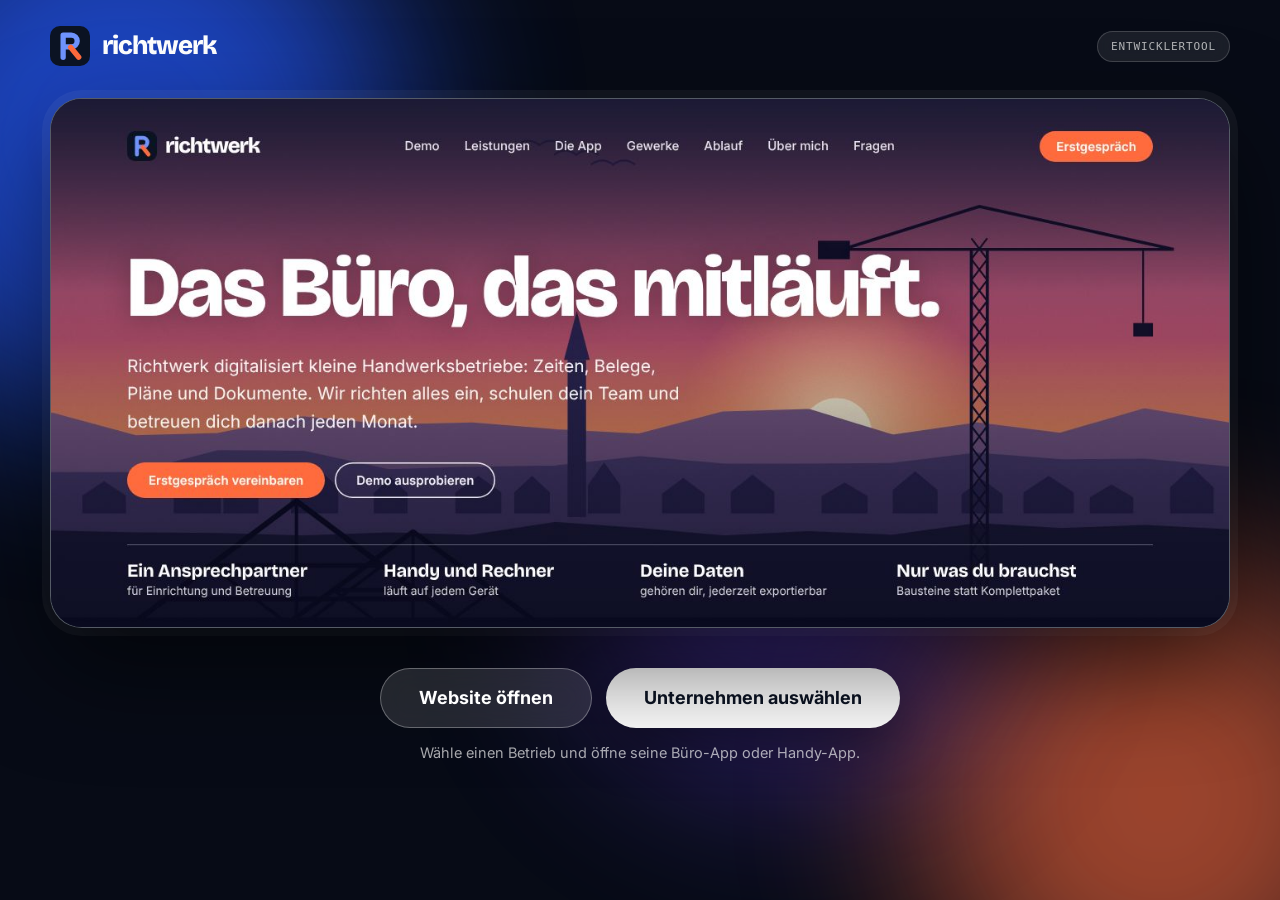
<file: docs/index.html>
<!doctype html><html lang="de"><head><meta charset="utf-8"><meta name="viewport" content="width=device-width,initial-scale=1,viewport-fit=cover"><title>Richtwerk</title>
<link rel="stylesheet" href="https://fonts.googleapis.com/css2?family=Bricolage+Grotesque:opsz,wght@12..96,600;12..96,800&family=Inter:wght@400;500;600&display=swap">
<style>
*{box-sizing:border-box}html,body{min-height:100%}
body{margin:0;background:#070b16;color:#fff;font:16px/1.5 Inter,system-ui,sans-serif;overflow-x:hidden;padding:max(22px,env(safe-area-inset-top)) max(18px,env(safe-area-inset-right)) 64px max(18px,env(safe-area-inset-left))}
.blob{position:fixed;border-radius:50%;filter:blur(90px);z-index:0;animation:drift 20s ease-in-out infinite alternate;pointer-events:none}
.b1{width:560px;height:560px;background:#2457f5;left:-160px;top:-140px;opacity:.75}.b2{width:480px;height:480px;background:#ff6b3d;right:-120px;bottom:-140px;opacity:.6;animation-delay:-7s}.b3{width:420px;height:420px;background:#7a4dff;left:45%;top:40%;opacity:.4;animation-delay:-12s}
@keyframes drift{to{transform:translate(80px,-60px) scale(1.2)}}
main{position:relative;z-index:1;max-width:1180px;margin:0 auto;animation:rise .8s cubic-bezier(.2,.8,.2,1) both}
@keyframes rise{from{opacity:0;transform:translateY(24px) scale(.98)}}
.top{display:flex;align-items:center;justify-content:space-between;height:48px;margin-bottom:28px}
.logo{display:flex;align-items:center;gap:12px;font:800 26px/1 "Bricolage Grotesque",Inter,sans-serif;letter-spacing:-.04em}
.dev{font:500 11px/1 ui-monospace,Menlo,monospace;letter-spacing:.08em;text-transform:uppercase;color:#fff;text-decoration:none;background:rgba(255,255,255,.12);border:1px solid rgba(255,255,255,.25);backdrop-filter:blur(10px);padding:9px 13px;border-radius:999px;opacity:.7;transition:opacity .2s}.dev:hover{opacity:1}
.preview{display:block;position:relative;width:min(100%,calc((100vh - 250px)*2.2));min-width:min(100%,560px);margin:0 auto;aspect-ratio:1424/640;border-radius:32px;overflow:hidden;cursor:zoom-in;border:1px solid rgba(255,255,255,.3);box-shadow:0 40px 100px rgba(0,0,0,.55),0 0 0 8px rgba(255,255,255,.05);background:#0c1424;padding:0;transition:transform .5s cubic-bezier(.2,.8,.2,1),box-shadow .5s}
.preview img{width:100%;height:100%;object-fit:cover;display:block;transition:transform .8s cubic-bezier(.2,.8,.2,1)}
.preview:hover{transform:translateY(-6px)}.preview:hover img{transform:scale(1.04)}
.preview .tag{position:absolute;left:24px;bottom:22px;display:flex;align-items:center;gap:10px;padding:12px 20px;border-radius:999px;background:rgba(10,16,32,.55);backdrop-filter:blur(18px);border:1px solid rgba(255,255,255,.28);font:600 15px/1 Inter,sans-serif;color:#fff}
.preview .tag i{font-style:normal;transition:transform .3s}.preview:hover .tag i{transform:translateX(4px)}
.pick{display:flex;justify-content:center;gap:14px;flex-wrap:wrap;margin-top:40px}
.cta.ghost{color:#fff;background:rgba(255,255,255,.12);border:1px solid rgba(255,255,255,.3);backdrop-filter:blur(14px);box-shadow:none}
.cta{font:700 18px/1 Inter,sans-serif;color:#0c1424;background:#fff;border:0;border-radius:999px;padding:20px 38px;cursor:pointer;box-shadow:0 18px 50px rgba(0,0,0,.4);transition:transform .3s cubic-bezier(.2,.8,.2,1),box-shadow .3s}
.cta:hover{transform:translateY(-3px) scale(1.03);box-shadow:0 26px 60px rgba(0,0,0,.5)}
.sub{text-align:center;margin:14px 0 0;color:rgba(255,255,255,.66);font-size:14.5px}
/* Fenster */
#win{position:fixed;inset:0;z-index:50;display:grid;place-items:center;padding:18px;visibility:hidden;opacity:0;background:rgba(5,8,18,.55);backdrop-filter:blur(14px);transition:opacity .35s,visibility .35s}
#win.on{visibility:visible;opacity:1}
.sheet{width:min(640px,100%);border-radius:32px;padding:32px;background:linear-gradient(150deg,rgba(255,255,255,.22),rgba(255,255,255,.07));border:1px solid rgba(255,255,255,.3);backdrop-filter:blur(30px) saturate(1.5);box-shadow:0 40px 100px rgba(0,0,0,.55),inset 0 1px 0 rgba(255,255,255,.4);transform:scale(.88) translateY(24px);transition:transform .5s cubic-bezier(.2,.8,.2,1)}
#win.on .sheet{transform:none}
.sheet h2{font:800 30px/1.1 "Bricolage Grotesque",Inter,sans-serif;letter-spacing:-.03em;margin:0}
.sheet p{margin:8px 0 0;color:rgba(255,255,255,.7)}
.row{display:grid;grid-template-columns:1fr 1fr;gap:14px;margin-top:26px}
.opt{display:flex;flex-direction:column;justify-content:center;gap:4px;min-height:96px;padding:18px 20px;border-radius:22px;text-align:left;font:inherit;color:#fff;text-decoration:none;cursor:pointer;background:rgba(255,255,255,.1);border:1px solid rgba(255,255,255,.26);transition:transform .25s cubic-bezier(.2,.8,.2,1),background .25s}
.opt:hover{transform:translateY(-3px);background:rgba(255,255,255,.2)}
.opt b{font:700 20px/1.15 "Bricolage Grotesque",Inter,sans-serif;letter-spacing:-.015em}.opt span{font-size:13.5px;color:rgba(255,255,255,.7)}
.back{margin-top:22px;background:none;border:0;color:rgba(255,255,255,.75);font:600 14px Inter,sans-serif;cursor:pointer;padding:6px 0}
.step[hidden]{display:none}
/* Zoom */
#zoom{position:fixed;z-index:80;overflow:hidden;border-radius:32px;background:#0c1424;visibility:hidden;transition:all .75s cubic-bezier(.7,0,.2,1)}
#zoom img{width:100%;height:100%;object-fit:cover;display:block}
@media(max-width:560px){.row{grid-template-columns:1fr}.preview{border-radius:22px}.sheet{padding:24px}}
@media(prefers-reduced-motion:reduce){.blob,main{animation:none}#zoom{transition:none}}
</style></head><body><i class="blob b1"></i><i class="blob b2"></i><i class="blob b3"></i><main>
<div class="top"><div class="logo"><svg viewBox="0 0 64 64" width="40" height="40" aria-hidden="true"><rect width="64" height="64" rx="16" fill="#0C1424"/><path d="M21 50V14.5H34a9.5 9.5 0 010 19H21" fill="none" stroke="#6F94FF" stroke-width="8.5" stroke-linecap="round" stroke-linejoin="round"/><path d="M33 34L46 50" fill="none" stroke="#FF6B3D" stroke-width="8.5" stroke-linecap="round"/></svg>richtwerk</div><a class="dev" href="studio/">Entwicklertool</a></div>
<a class="preview" id="prev" href="website/" aria-label="Richtwerk-Website öffnen"><img src="img/website-vorschau.jpg" alt="Vorschau der Richtwerk-Website"></a>
<div class="pick"><button class="cta ghost" id="openweb" type="button">Website öffnen</button><button class="cta" id="open" type="button">Unternehmen auswählen</button></div>
<p class="sub">Wähle einen Betrieb und öffne seine Büro-App oder Handy-App.</p>
</main>
<div id="win" aria-hidden="true"><div class="sheet" role="dialog" aria-modal="true" aria-label="Unternehmen auswählen">
 <div class="step" id="s1"><h2>Welcher Betrieb?</h2><p>Such dir einen Beispielbetrieb aus.</p>
  <div class="row"><button class="opt" data-c="hammer" data-n="Ludwig Hammer"><b>Ludwig Hammer</b><span>Dachdeckerei &amp; Zimmerei, mit Musterdaten</span></button><button class="opt" data-c="bautest" data-n="Bautest"><b>Bautest</b><span>Leerer Testbetrieb mit 2 Personen</span></button></div>
  <button class="back" data-close>Abbrechen</button></div>
 <div class="step" id="s2" hidden><h2 id="cn">Betrieb</h2><p>Was möchtest du öffnen?</p>
  <div class="row"><a class="opt" id="lb" href="#"><b>Büro-App</b><span>Für den Rechner im Büro</span></a><a class="opt" id="lh" href="#"><b>Handy-App</b><span>Für Mitarbeiter am Smartphone</span></a></div>
  <button class="back" id="bk">← Anderen Betrieb wählen</button></div>
</div></div>
<div id="zoom"><img src="img/website-vorschau.jpg" alt=""></div>
<script>
(function(){
var win=document.getElementById('win'),s1=document.getElementById('s1'),s2=document.getElementById('s2'),z=document.getElementById('zoom');
function go(url,from){var r=from.getBoundingClientRect();z.style.cssText='visibility:visible;transition:none;left:'+r.left+'px;top:'+r.top+'px;width:'+r.width+'px;height:'+r.height+'px;border-radius:32px';
 void z.offsetWidth;z.style.transition='';z.style.left=z.style.top='0px';z.style.width='100vw';z.style.height='100vh';z.style.borderRadius='0';setTimeout(function(){location.href=url},720)}
document.getElementById('prev').addEventListener('click',function(e){e.preventDefault();go('website/',this)});
document.getElementById('openweb').addEventListener('click',function(){go('website/',document.getElementById('prev'))});
document.getElementById('open').addEventListener('click',function(){s1.hidden=false;s2.hidden=true;win.classList.add('on');win.setAttribute('aria-hidden','false')});
function close(){win.classList.remove('on');win.setAttribute('aria-hidden','true')}
win.addEventListener('click',function(e){if(e.target===win||e.target.closest('[data-close]'))close()});
document.addEventListener('keydown',function(e){if(e.key==='Escape')close()});
document.querySelectorAll('[data-c]').forEach(function(b){b.addEventListener('click',function(){var c=b.dataset.c;document.getElementById('cn').textContent=b.dataset.n;document.getElementById('lb').href=c+'/';document.getElementById('lh').href=c+'/#handy';s1.hidden=true;s2.hidden=false})});
document.getElementById('bk').addEventListener('click',function(){s2.hidden=true;s1.hidden=false});
window.addEventListener('pageshow',function(){z.style.visibility='hidden';z.style.transition='none'});
})();
</script></body></html>
</file>
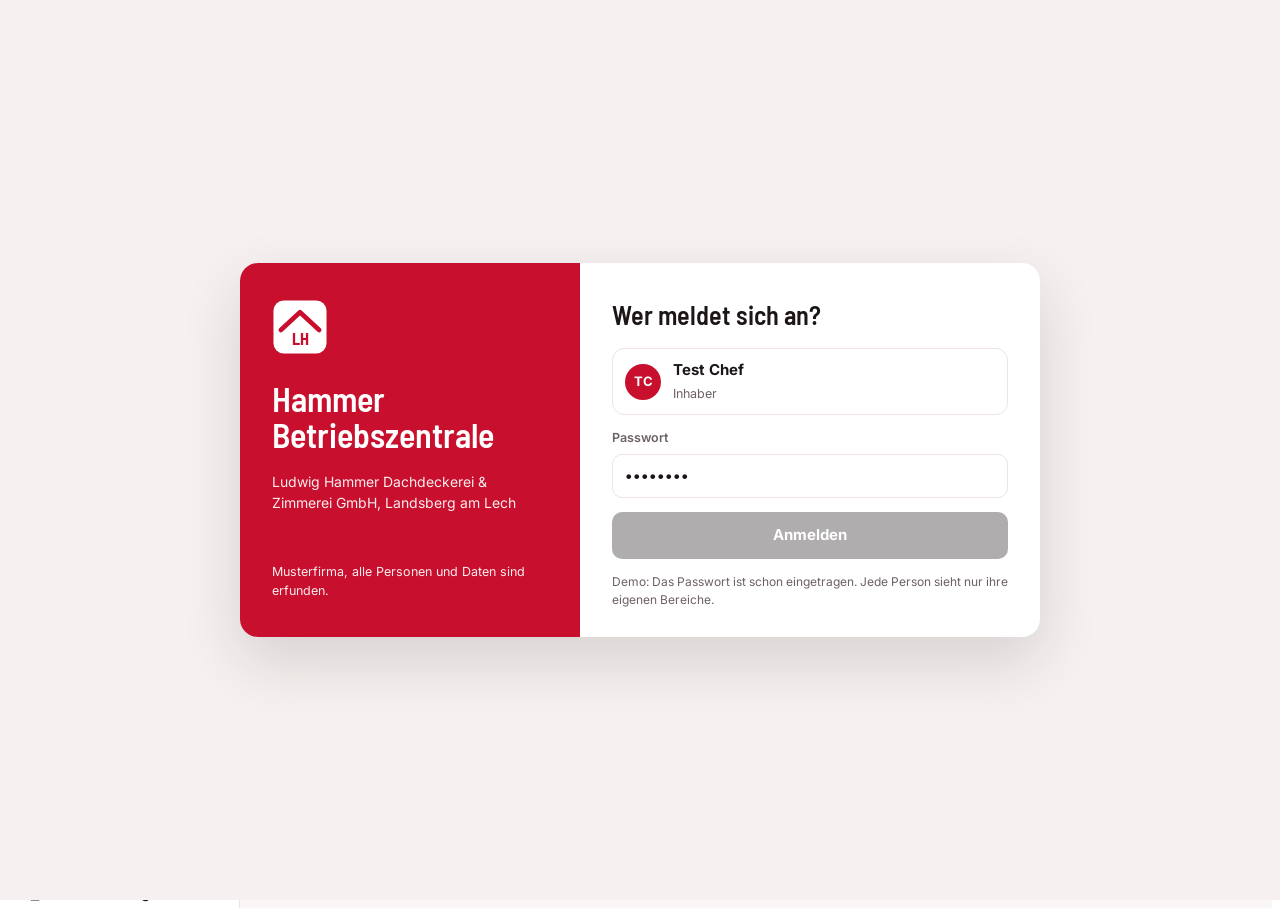
<file: docs/bautest/index.html>
<!doctype html><html lang="de"><head><meta charset="utf-8"><meta name="viewport" content="width=device-width,initial-scale=1,viewport-fit=cover"></head><body>
<script>window.RICHTWERK={"id": "bautest", "firma": {"name": "Bautest", "gewerk": "Dachdecker", "ort": "", "farbe": "#2457f5"}, "personen": [{"name": "Test Chef", "funktion": "Inhaber", "rolle": "chef"}, {"name": "Test Mitarbeiter", "funktion": "Mitarbeiter", "rolle": "geselle"}], "module": ["auftraege", "zeiten", "lieferscheine", "einsatz", "material", "angebote", "rechnungen", "fotos", "team"], "verbindungen": ["datev", "lexoffice", "sevdesk", "bank", "m365", "google"], "leer": true, "sync": true};</script>
<title>Bautest</title>
<meta name="claude:viewport-fit-sides" content="cover">
<link rel="preconnect" href="https://fonts.googleapis.com">
<link rel="stylesheet" href="https://fonts.googleapis.com/css2?family=Barlow+Semi+Condensed:wght@500;600;700&family=Inter:wght@400;500;600;700&display=swap">
<style>
/* Layout: rote Kopfleiste mit Ansichts-Reitern, Werkzeug-Reiter darunter, weißes Seitenmenü links, Arbeitsfläche rechts.
   Bewusst nur ein helles Rot-Weiß-Design (Wunsch des Kunden), daher kein Dark Mode. */
:root{
  --brand:#c8102e; --brand-ink:#ffffff; --brand-deep:#9e0c24; --brand-soft:#fdecee; --brand-line:#f6c9cf;
  --bg:#ffffff; --surface:#ffffff; --surface-2:#fbf6f6; --line:#efe3e3;
  --fg:#1d1617; --muted:#6d6163;
  --good:#1f7a4a; --good-soft:#e5f4eb; --warn:#a35f00; --warn-soft:#fff3dc; --bad:#c8102e; --bad-soft:#fdecee; --info:#2c5aa0; --info-soft:#e8effa;
  --display:"Barlow Semi Condensed","Arial Narrow",Arial,sans-serif;
  --body:Inter,system-ui,-apple-system,"Segoe UI",sans-serif;
  --ios:Inter,-apple-system,"SF Pro Text",system-ui,sans-serif;
  color-scheme:light;
}
html,body{height:100%}
body{background:var(--bg);color:var(--fg);font-family:var(--body);font-size:15px;line-height:1.5;-webkit-font-smoothing:antialiased;text-rendering:optimizeLegibility}
body::before{content:"";position:fixed;inset:0 0 auto;height:env(safe-area-inset-top,0px);z-index:10;background:var(--brand)}
*{box-sizing:border-box}
table{font-size:inherit}
button{font:inherit;color:inherit;cursor:pointer}
button:focus-visible,a:focus-visible,input:focus-visible,select:focus-visible,textarea:focus-visible,[contenteditable]:focus-visible{outline:2px solid var(--brand);outline-offset:2px}
.app{display:grid;grid-template-rows:auto auto 1fr;grid-template-columns:minmax(0,1fr);height:100%}
/* Kopfleiste */
.topbar{background:var(--brand);color:var(--brand-ink);display:flex;align-items:center;gap:14px;padding-block:8px;padding-left:max(16px,env(safe-area-inset-left,0px));padding-right:max(16px,env(safe-area-inset-right,0px));position:sticky;top:env(safe-area-inset-top,0px);z-index:5;flex-wrap:wrap}
.brand{display:flex;align-items:center;gap:10px;min-width:0}
.brand svg{flex:none}
.brand-name{font-family:var(--display);font-weight:700;font-size:20px;letter-spacing:.02em;line-height:1;white-space:nowrap}
.brand-sub{font-size:11.5px;opacity:.9;letter-spacing:.06em;text-transform:uppercase;white-space:nowrap}
.icon-btn{background:transparent;border:1px solid rgba(255,255,255,.4);border-radius:6px;color:var(--brand-ink);padding:6px 9px;line-height:1}
.icon-btn:hover{background:rgba(255,255,255,.14)}
.views[hidden]{display:none!important}
.views{display:flex;gap:4px;margin-left:auto;background:rgba(0,0,0,.14);border-radius:8px;padding:3px;overflow-x:auto;max-width:100%}
.views button{border:0;background:transparent;color:var(--brand-ink);padding:6px 12px;border-radius:6px;font-weight:600;font-size:13px;white-space:nowrap;opacity:.88}
.views button:hover{opacity:1;background:rgba(255,255,255,.12)}
.views button[aria-selected="true"]{background:#fff;color:var(--brand);opacity:1}
.who{display:flex;align-items:center;gap:8px;white-space:nowrap;font-size:12.5px;background:none;border:0;color:inherit;padding:2px 4px;border-radius:999px}
.who:hover{background:rgba(255,255,255,.14)}
/* Anmeldung */
.login{position:fixed;inset:0;z-index:50;background:#f6f1f0;display:grid;place-items:center;padding:24px;overflow:auto}
.login[hidden]{display:none}
.login-card{display:grid;grid-template-columns:minmax(0,340px) minmax(0,460px);background:#fff;border-radius:18px;box-shadow:0 24px 60px rgba(29,22,23,.14);overflow:hidden;width:min(800px,100%)}
.login-side{background:var(--brand);color:#fff;padding:36px 32px;display:flex;flex-direction:column;gap:18px}
.login-side h1{font-family:var(--display);font-size:34px;line-height:1.05;margin:8px 0 0}
.login-side p{margin:0;opacity:.92;font-size:14px}
.login-main{padding:32px 32px 28px;display:flex;flex-direction:column;gap:14px}
.login-main h2{margin:0;font-family:var(--display);font-size:26px}
.login-list{display:grid;gap:8px}
.login-p{display:flex;align-items:center;gap:12px;text-align:left;background:#fff;border:1.5px solid var(--line);border-radius:12px;padding:10px 12px}
.login-p:hover{border-color:var(--brand-line);background:var(--surface-2)}
.login-p[aria-pressed="true"]{border-color:var(--brand);background:var(--brand-soft)}
.login-p .avatar{background:var(--brand);color:#fff;width:36px;height:36px;font-size:13px}
.login-p b{display:block;font-size:15px}.login-p small{color:var(--muted);font-size:12.5px}
.login-pw{display:grid;gap:6px;font-size:12.5px;font-weight:600;color:var(--muted)}
.login-pw input{border:1.5px solid var(--line);border-radius:10px;padding:10px 12px;font:inherit;font-size:15px;color:var(--fg)}
.login-go{background:var(--fg);color:#fff;border:0;border-radius:10px;padding:12px;font-weight:700;font-size:15px}
.login-go:disabled{opacity:.35;cursor:default}
.login-hint{font-size:12px;color:var(--muted);margin:0}
@media (max-width:720px){.login{place-items:start center}.login-card{grid-template-columns:minmax(0,1fr)}.login-side{padding:24px}.login-side h1{font-size:26px}}
.avatar{width:30px;height:30px;border-radius:50%;background:#fff;color:var(--brand);display:grid;place-items:center;font-weight:700;font-size:12px;flex:none}
/* Ribbon */
.ribbon{background:#fff;border-bottom:1px solid var(--line);padding-left:max(16px,env(safe-area-inset-left,0px));padding-right:max(16px,env(safe-area-inset-right,0px))}
.ribbon-tabs{display:flex;gap:2px;overflow-x:auto}
.ribbon-tabs button{background:none;border:0;border-bottom:2px solid transparent;padding:8px 12px 6px;color:var(--muted);font-weight:500;white-space:nowrap}
.ribbon-tabs button[aria-selected="true"]{color:var(--brand);border-bottom-color:var(--brand)}
.ribbon-tools{display:flex;gap:6px;flex-wrap:wrap;padding-block:8px;border-top:1px solid var(--line)}
.tool{display:inline-flex;align-items:center;gap:6px;background:#fff;border:1px solid var(--brand-line);border-radius:6px;padding:6px 10px;font-size:13px;color:var(--fg)}
.tool:hover{border-color:var(--brand);background:var(--brand-soft)}
.tool.primary{background:var(--brand);border-color:var(--brand);color:#fff}
.tool.primary:hover{background:var(--brand-deep)}
.tool .k{font-size:11px;opacity:.7}
/* Hauptbereich */
.main{display:grid;grid-template-columns:232px 1fr;min-height:0}
.app.collapsed .main{grid-template-columns:64px 1fr}
.side{background:#fff;border-right:1px solid var(--line);overflow-y:auto;padding:12px 8px}
.side h4{font-family:var(--display);font-size:12px;letter-spacing:.1em;text-transform:uppercase;color:var(--muted);margin:14px 10px 6px;font-weight:600}
.side h4:first-child{margin-top:2px}
.nav{display:flex;align-items:center;gap:10px;width:100%;background:none;border:0;border-radius:6px;padding:7px 10px;text-align:left;color:var(--fg)}
.nav:hover{background:var(--brand-soft)}
.nav[aria-current="page"]{background:var(--brand);color:#fff;font-weight:600}
.nav[aria-current="page"] .badge{background:#fff;color:var(--brand)}
.nav svg{flex:none;width:18px;height:18px}
.nav .badge{margin-left:auto}
.app.collapsed .side h4,.app.collapsed .nav span,.app.collapsed .nav .badge{display:none}
.app.collapsed .nav{justify-content:center}
.app.nologo .brand svg{display:none}
.app.phone-mode .main{grid-template-columns:minmax(0,1fr)}
.app.phone-mode .side,.app.phone-mode .ribbon{display:none}
.content{overflow:auto;min-width:0;background:var(--surface-2);padding-block:20px 40px;padding-left:max(16px,env(safe-area-inset-left,0px));padding-right:max(16px,env(safe-area-inset-right,0px))}
.page-head{display:flex;align-items:flex-end;justify-content:space-between;gap:12px;flex-wrap:wrap;margin-bottom:16px}
h1{font-family:var(--display);font-size:28px;font-weight:600;margin:0;line-height:1.1;text-wrap:balance}
h2{font-family:var(--display);font-size:19px;font-weight:600;margin:0 0 10px;display:flex;align-items:center;justify-content:space-between;gap:8px}
h2 .more{font-family:var(--body);font-size:12.5px;font-weight:600;color:var(--brand);background:none;border:0;padding:0}
.lead{color:var(--muted);margin:4px 0 0;max-width:72ch}
.grid{display:grid;gap:14px}
.g2{grid-template-columns:repeat(auto-fit,minmax(min(320px,100%),1fr))}
.g3{grid-template-columns:repeat(auto-fit,minmax(min(240px,100%),1fr))}
.g4{grid-template-columns:repeat(auto-fit,minmax(min(170px,100%),1fr))}
.dash{display:grid;gap:14px;grid-template-columns:minmax(0,2fr) minmax(0,1fr)}
.panel{background:#fff;border:1px solid var(--line);border-radius:10px;padding:16px;min-width:0}
.stat{border-top:3px solid var(--brand)}
.stat .v{font-family:var(--display);font-size:28px;font-weight:600;font-variant-numeric:tabular-nums;line-height:1.1}
.stat .l{color:var(--muted);font-size:12.5px;font-weight:500}
.stat .s{font-size:12.5px;margin-top:4px}
.table-wrap{overflow-x:auto}
table{border-collapse:collapse;width:100%;font-variant-numeric:tabular-nums}
th,td{padding:8px 10px;border-bottom:1px solid var(--line);text-align:left;vertical-align:top}
th{font-size:11.5px;letter-spacing:.05em;text-transform:uppercase;color:var(--muted);font-weight:600;white-space:nowrap}
td.num,th.num{text-align:right;white-space:nowrap}
tr.sel td{background:var(--brand-soft)}
tbody tr.click{cursor:pointer}
tbody tr.click:hover td{background:var(--surface-2)}
.pill{display:inline-block;border-radius:999px;padding:2px 9px;font-size:12px;font-weight:600;white-space:nowrap}
.pill.good{background:var(--good-soft);color:var(--good)}
.pill.warn{background:var(--warn-soft);color:var(--warn)}
.pill.bad{background:var(--bad-soft);color:var(--bad)}
.pill.info{background:var(--info-soft);color:var(--info)}
.pill.neutral{background:#f3eeee;color:var(--muted)}
.badge{background:var(--brand);color:#fff;border-radius:999px;font-size:11px;font-weight:700;padding:1px 7px}
.muted{color:var(--muted)}
.small{font-size:12.5px}
.split{display:grid;grid-template-columns:minmax(0,1fr) 340px;gap:14px;align-items:start}
.field{display:grid;gap:4px;margin-bottom:10px}
.field label{font-size:12px;color:var(--muted);font-weight:600}
.field input,.field select{font:inherit;color:var(--fg);background:#fff;border:1px solid var(--line);border-radius:6px;padding:7px 9px;width:100%}
.field.missing input{border-color:var(--warn);background:var(--warn-soft)}
.field.missing label{color:var(--warn)}
.check{display:flex;gap:6px;align-items:center;font-size:12.5px;color:var(--muted)}
.scan{background:#fff;color:#1d1617;border:1px solid var(--line);border-radius:4px;padding:14px;font-size:12px;font-family:"Courier New",monospace;line-height:1.5;transform:rotate(-.6deg);box-shadow:0 1px 3px rgba(0,0,0,.08)}
.scan .hl{background:#ffe08a;outline:2px dashed #a35f00}
.note{border-left:3px solid var(--brand);background:var(--brand-soft);padding:10px 12px;border-radius:0 6px 6px 0;font-size:13px}
.list{display:grid;gap:10px;margin:0;padding:0;list-style:none}
.list li{display:flex;gap:10px;align-items:flex-start}
.dot{width:8px;height:8px;border-radius:50%;margin-top:6px;flex:none}
.dot.good{background:var(--good)}.dot.warn{background:var(--warn)}.dot.bad{background:var(--bad)}.dot.info{background:var(--info)}
.bar{height:6px;background:#f3e6e7;border-radius:99px;overflow:hidden}
.bar i{display:block;height:100%;background:var(--brand);border-radius:99px}
.site{display:grid;gap:8px;padding:12px;border:1px solid var(--line);border-radius:8px}
.site-top{display:flex;justify-content:space-between;gap:8px;align-items:flex-start}
.people{display:flex;flex-wrap:wrap;gap:4px}
.chip{font-size:11.5px;background:var(--surface-2);border:1px solid var(--line);border-radius:999px;padding:1px 8px}
.chip.sick{background:var(--bad-soft);border-color:var(--brand-line);color:var(--bad)}
.chip.vac{background:var(--info-soft);border-color:#cfdcf3;color:var(--info)}
.chip.school{background:var(--warn-soft);border-color:#f2dcb0;color:var(--warn)}
.attend{display:grid;grid-template-columns:repeat(4,1fr);gap:8px;text-align:center}
.attend div{border-radius:8px;padding:10px 4px;background:var(--surface-2)}
.attend b{display:block;font-family:var(--display);font-size:24px;line-height:1}
.attend span{font-size:11.5px;color:var(--muted)}
/* Abwesenheits-Kalender */
.cal td,.cal th{text-align:center;padding:6px 4px;font-size:12.5px}
.cal td:first-child,.cal th:first-child{text-align:left;padding-left:10px;white-space:nowrap}
.cal .c{display:block;border-radius:4px;padding:3px 0;font-size:11px;font-weight:600}
.cal .A{background:var(--good-soft);color:var(--good)}
.cal .U{background:var(--info-soft);color:var(--info)}
.cal .K{background:var(--bad-soft);color:var(--bad)}
.cal .B{background:var(--warn-soft);color:var(--warn)}
.cal .R{background:repeating-linear-gradient(45deg,#eef3fb,#eef3fb 4px,#fff 4px,#fff 8px);color:var(--info);outline:1px dashed #9db5dc}
.cal th.today,.cal td.today{background:#fff8f8}
/* Angebots-Editor */
.doc-area{display:grid;grid-template-columns:minmax(0,1fr) 320px;gap:16px;align-items:start}
.paper{background:#fff;color:#1d1617;max-width:760px;width:100%;margin:0 auto;border:1px solid var(--line);box-shadow:0 2px 12px rgba(120,0,20,.08);padding:36px 44px;font-size:12.5px;min-width:0}
.locked{position:relative;border:1px dashed #e3cfd1;border-radius:4px;padding:10px;color:#4a4142;background:#fdf9f9}
.locked::after{content:"gesperrt";position:absolute;top:-9px;right:8px;background:#fdf9f9;color:#8b7f80;font-size:10px;letter-spacing:.08em;text-transform:uppercase;padding:0 6px}
.letterhead{display:flex;justify-content:space-between;gap:16px;align-items:flex-start}
.letterhead .co{font-family:var(--display);font-weight:700;font-size:18px;color:var(--brand)}
.paper h3{font-family:var(--display);font-size:20px;margin:22px 0 4px}
.editable{outline:none;border-radius:4px;padding:2px 4px;margin:-2px -4px}
.editable:hover{background:#fff6e8}
.paper .tot td{font-weight:600}
.paper .flag td{background:#ffe9b8}
.footer-doc{margin-top:24px;font-size:10.5px;display:grid;grid-template-columns:repeat(3,1fr);gap:10px}
.ai-panel .finding{border:1px solid var(--line);border-radius:6px;padding:10px;margin-bottom:8px;font-size:13px}
.ai-panel .finding b{display:block;margin-bottom:2px}
.toast{position:fixed;left:50%;bottom:calc(20px + env(safe-area-inset-bottom,0px));transform:translateX(-50%);background:#1d1617;color:#fff;padding:10px 16px;border-radius:8px;font-size:13px;max-width:min(560px,calc(100% - 32px));z-index:30;box-shadow:0 4px 18px rgba(0,0,0,.2)}
.toggle{display:flex;align-items:center;justify-content:space-between;gap:12px;padding:10px 0;border-bottom:1px solid var(--line)}
.toggle:last-child{border-bottom:0}
.switch{width:40px;height:22px;border-radius:999px;border:0;background:#e5d9da;position:relative;flex:none}
.switch::after{content:"";position:absolute;top:3px;left:3px;width:16px;height:16px;border-radius:50%;background:#fff;transition:left .15s}
.switch[aria-checked="true"]{background:var(--brand)}
.switch[aria-checked="true"]::after{left:21px}
.matrix td,.matrix th{text-align:center}
.matrix td:first-child,.matrix th:first-child{text-align:left}
.sim-banner{font-size:12px;color:var(--muted);margin-bottom:12px}
.req{display:flex;justify-content:space-between;gap:10px;align-items:center;padding:10px 0;border-bottom:1px solid var(--line);flex-wrap:wrap}
.req:last-child{border-bottom:0}
.req .act{display:flex;gap:6px}

/* ---------- Mitarbeiter-App: iPhone im Glas-Look ---------- */
.phone-stage{display:flex;gap:32px;justify-content:center;align-items:flex-start;flex-wrap:wrap}
.phone-notes{max-width:340px;display:grid;gap:12px}
.iphone{width:min(390px,100%);height:800px;border-radius:54px;background:#111;padding:12px;box-shadow:0 30px 60px rgba(0,0,0,.18),inset 0 0 0 2px #333;flex:none}
.screen{position:relative;height:100%;border-radius:44px;overflow:hidden;font-family:var(--ios);color:#1b1214;
  background:radial-gradient(120% 70% at 50% 0%,#ffffff 0%,#f1f1f3 70%),#eeeef0}
.screen::before{content:"";position:absolute;inset:0;z-index:0;opacity:.14;filter:blur(1.5px);
  background:url("data:image/svg+xml,%3Csvg xmlns='http://www.w3.org/2000/svg' viewBox='0 0 38 38'%3E%3Crect x='1' y='1' width='36' height='36' rx='7' fill='%23c8102e'/%3E%3Cpath d='M6 21 L19 9 L32 21' fill='none' stroke='%23fff' stroke-width='3.2' stroke-linejoin='round' stroke-linecap='round'/%3E%3C/svg%3E") 50% 46%/78% no-repeat}
.scr{z-index:1}
.island{position:absolute;top:10px;left:50%;transform:translateX(-50%);width:120px;height:34px;background:#000;border-radius:20px;z-index:4}
.statusbar{display:flex;justify-content:space-between;padding:16px 30px 0;font-weight:600;font-size:15px;height:50px;position:relative;z-index:3}
.scr{position:absolute;inset:50px 0 0;overflow-y:auto;padding:8px 16px 120px;scrollbar-width:none}
.scr::-webkit-scrollbar{display:none}
.glass{background:rgba(255,255,255,.55);-webkit-backdrop-filter:blur(24px) saturate(160%);backdrop-filter:blur(24px) saturate(160%);border:1px solid rgba(255,255,255,.8);border-radius:26px;box-shadow:inset 0 1px 0 rgba(255,255,255,.9),0 6px 20px rgba(0,0,0,.07);padding:16px}
.ios-title{font-size:32px;font-weight:700;letter-spacing:-.02em;margin:4px 4px 2px;color:#1b1214}
.ios-sub{font-size:15px;color:rgba(27,18,20,.7);margin:0 4px 14px}
.ios-stack{display:grid;gap:12px}
.ios-row{display:flex;justify-content:space-between;align-items:center;gap:10px;font-size:15px}
.ios-row+.ios-row{border-top:1px solid rgba(27,18,20,.08);padding-top:10px;margin-top:10px}
.ios-cap{font-size:12px;text-transform:uppercase;letter-spacing:.06em;color:rgba(27,18,20,.6);font-weight:600;margin:0 0 6px}
.big-btn{width:100%;border:0;border-radius:999px;padding:18px;font-size:19px;font-weight:700;color:#fff;background:linear-gradient(180deg,#2c2c30,#141416);box-shadow:inset 0 1px 0 rgba(255,255,255,.25),0 8px 20px rgba(0,0,0,.18)}
.big-btn.out{background:#fff;color:#1b1214;box-shadow:inset 0 0 0 1.5px rgba(27,18,20,.15),0 6px 16px rgba(0,0,0,.06)}
.tile-grid{display:grid;grid-template-columns:1fr 1fr;gap:12px}
.tile{border:0;text-align:left;display:grid;gap:8px;min-height:104px;align-content:space-between;font-size:15px;font-weight:600;color:#1b1214}
.tile svg{width:26px;height:26px;color:#1b1214;opacity:.8}
.seg{display:grid;grid-template-columns:repeat(3,minmax(0,1fr));background:rgba(255,255,255,.35);border-radius:999px;padding:3px;gap:2px}
.seg button{border:0;background:transparent;border-radius:999px;padding:8px;font-size:14px;font-weight:600;color:#1b1214}
.seg button[aria-pressed="true"]{background:#fff;box-shadow:0 2px 8px rgba(0,0,0,.12)}
.ios-input{width:100%;box-sizing:border-box;min-width:0;border:0;border-radius:14px;padding:12px;font:inherit;font-size:16px;background:rgba(255,255,255,.7);color:#1b1214}
.mic{width:76px;height:76px;border-radius:50%;border:0;background:linear-gradient(180deg,#2c2c30,#141416);color:#fff;display:grid;place-items:center;margin:4px auto;box-shadow:0 8px 20px rgba(0,0,0,.2)}
.mic.rec{background:linear-gradient(180deg,#e0213f,#b00d27)}
.mic.rec{animation:pulse 1.2s infinite}
@keyframes pulse{0%{box-shadow:0 0 0 0 rgba(200,16,46,.5)}100%{box-shadow:0 0 0 18px rgba(200,16,46,0)}}
.tabbar{position:absolute;left:14px;right:14px;bottom:22px;display:grid;grid-template-columns:repeat(5,1fr);padding:6px;border-radius:999px;z-index:3}
.tabbar button{border:0;background:transparent;display:grid;justify-items:center;gap:2px;font-size:10.5px;font-weight:600;color:rgba(27,18,20,.65);border-radius:999px;padding:6px 0}
.tabbar button svg{width:22px;height:22px}
.tabbar button[aria-selected="true"]{color:#1b1214;background:rgba(255,255,255,.9);box-shadow:0 1px 4px rgba(0,0,0,.08)}
.home-ind{position:absolute;bottom:8px;left:50%;transform:translateX(-50%);width:130px;height:5px;border-radius:3px;background:rgba(0,0,0,.7);z-index:3}
.ios-pill{font-size:12px;font-weight:600;border-radius:999px;padding:3px 9px;background:rgba(255,255,255,.75)}
.ios-pill.ok{color:var(--good)}.ios-pill.warn{color:var(--warn)}.ios-pill.bad{color:var(--bad)}

/* Version 8: weichere Übergänge, einheitliche Schrift */
:root{--ease:cubic-bezier(.2,.7,.2,1)}
@keyframes rise{from{opacity:0;transform:translateY(10px)}to{opacity:1;transform:none}}
@keyframes fade{from{opacity:0}to{opacity:1}}
.enter>*{animation:rise .42s var(--ease) both}
.enter>*:nth-child(2){animation-delay:.05s}.enter>*:nth-child(3){animation-delay:.1s}.enter>*:nth-child(4){animation-delay:.15s}.enter>*:nth-child(n+5){animation-delay:.2s}
button,.nav,.tool,.glass,.tile,.pill,.login-p,.chip,summary,select,input,textarea{transition:background-color .2s var(--ease),color .2s var(--ease),border-color .2s var(--ease),box-shadow .25s var(--ease),transform .2s var(--ease),opacity .2s var(--ease)}
.tool:hover,.top-btn:hover,.login-p:hover{transform:translateY(-1px)}
.tile:hover,.glass.tile:hover{transform:translateY(-2px);box-shadow:0 10px 26px rgba(27,18,20,.12)}
button:active{transform:scale(.98)}
.toast{transition:opacity .25s var(--ease),transform .25s var(--ease)}
.panel,.site,.kpi{transition:box-shadow .25s var(--ease),border-color .25s var(--ease)}
.panel:hover{box-shadow:0 6px 22px rgba(27,18,20,.06)}
@media (max-width:720px){input,select,textarea,.ios-input,.ios-area{font-size:16px!important}h1{font-size:24px}}
@media (prefers-reduced-motion:reduce){*,*::before,*::after{animation-duration:.01ms!important;animation-delay:0s!important;transition-duration:.01ms!important}}
/* Version 7: Dokumentenablage */
.dropz{border:2px dashed var(--brand-line);background:var(--brand-soft);border-radius:12px;padding:22px;display:flex;flex-wrap:wrap;align-items:center;justify-content:center;gap:10px 16px;text-align:center}
.dropz.over{border-color:var(--brand);background:#fff}
.dropz b{font-size:16px}
.dchips{display:flex;flex-wrap:wrap;gap:6px;margin:14px 0 10px}
.dchips button{border:1px solid var(--line);background:#fff;border-radius:999px;padding:6px 12px;font:inherit;font-size:13px;cursor:pointer}
.dchips button[aria-pressed="true"]{background:var(--brand);color:#fff;border-color:var(--brand)}
.dchips button.warn{border-color:var(--warn)}
.dtools{display:flex;gap:10px;align-items:center;flex-wrap:wrap;margin-bottom:10px}
.dtools input{flex:1;min-width:180px;padding:8px 12px;border:1px solid var(--line);border-radius:8px;font:inherit}
.dprev{margin-bottom:12px}.dprev img{max-width:100%;max-height:420px;border-radius:8px;border:1px solid var(--line)}.dprev iframe{width:100%;height:420px;border:1px solid var(--line);border-radius:8px}
/* Version 6: Kalender, Wochenplan */
.cal{display:grid;grid-template-columns:repeat(7,minmax(0,1fr));gap:2px;text-align:center}
.cal>span{font-size:11px;color:rgba(27,18,20,.55);font-weight:600;padding:2px 0}
.cal button{border:0;background:transparent;border-radius:10px;padding:4px 0 3px;font-size:14px;font-weight:600;color:#1b1214;display:flex;flex-direction:column;align-items:center;gap:2px;min-height:40px}
.cal button.o{color:rgba(27,18,20,.35)}
.cal button.sel{background:#fff;box-shadow:0 2px 8px rgba(0,0,0,.12)}
.cal button.today{box-shadow:inset 0 0 0 1.5px var(--brand)}
.cal button.sel.today{box-shadow:0 2px 8px rgba(0,0,0,.12),inset 0 0 0 1.5px var(--brand)}
.cal .dots{display:flex;gap:2px;height:6px}
.cal .dots i{width:6px;height:6px;border-radius:50%;background:transparent}
.cal i.e{background:var(--info)}.cal i.u{background:var(--good)}.cal i.k{background:var(--bad)}.cal i.b{background:var(--warn)}
.cal i.r{box-shadow:inset 0 0 0 1.5px var(--good)}.cal i.v{background:#1b1214}
.cal-nav{display:flex;align-items:center;justify-content:space-between;margin-bottom:6px}
.cal-nav button{border:0;background:rgba(255,255,255,.7);border-radius:50%;width:34px;height:34px;font-size:18px;font-weight:700;color:#1b1214}
.cal-leg{display:flex;flex-wrap:wrap;gap:4px 10px;font-size:11.5px;color:rgba(27,18,20,.65);margin-top:8px}
.cal-leg i{display:inline-block;width:8px;height:8px;border-radius:50%;margin-right:4px;vertical-align:middle}
.ph-person{display:flex;align-items:center;gap:12px;border:0;background:transparent;text-align:left;width:100%;padding:6px 0;font:inherit;color:#1b1214}
.ph-person .av{width:40px;height:40px;border-radius:50%;background:#fff;display:grid;place-items:center;font-weight:700;font-size:14px;box-shadow:0 1px 4px rgba(0,0,0,.1);flex:none}
.ph-person b{display:block;font-size:15px}.ph-person small{font-size:12.5px;color:rgba(27,18,20,.65)}
.ph-who{display:flex;align-items:center;gap:8px;border:0;background:rgba(255,255,255,.7);border-radius:999px;padding:4px 6px 4px 4px;margin:0 0 8px 2px;font:inherit;font-size:13px;font-weight:600;color:#1b1214}
.ph-who .av{width:26px;height:26px;border-radius:50%;background:#fff;display:grid;place-items:center;font-size:11px;box-shadow:0 1px 3px rgba(0,0,0,.12)}
.ph-who b{background:#1b1214;color:#fff;border-radius:999px;padding:4px 10px;font-size:12px}
.wp-sel{width:100%;min-width:92px;padding:6px 4px;border:1px solid var(--line);border-radius:8px;background:#fff;font:inherit;font-size:12.5px}
.wp-nav{display:flex;align-items:center;gap:10px;margin-bottom:12px;flex-wrap:wrap}
/* Version 4: ruhigere Übersicht */
.kpis{display:grid;grid-template-columns:repeat(4,minmax(0,1fr));gap:1px;background:var(--line);border:1px solid var(--line);border-radius:10px;overflow:hidden}
.kpi{background:#fff;padding:14px 18px;min-width:0}
@media (max-width:760px){.kpis{grid-template-columns:repeat(2,minmax(0,1fr))}}
.kpi .l{font-size:12.5px;color:var(--muted);font-weight:500}
.kpi .v{font-family:var(--display);font-size:26px;font-weight:600;line-height:1.15;font-variant-numeric:tabular-nums}
.kpi .s{font-size:12.5px}
.dash3{display:grid;gap:14px;margin-top:14px;grid-template-columns:repeat(auto-fit,minmax(min(300px,100%),1fr));align-items:start}
.count{font-family:var(--body);font-size:12px;font-weight:700;background:var(--brand);color:#fff;border-radius:999px;padding:1px 8px;margin-right:auto;margin-left:8px}
.tasks{list-style:none;margin:0;padding:0;display:grid}
.tasks li{display:flex;gap:10px;align-items:center;padding:9px 0;border-bottom:1px solid var(--line)}
.tasks li:last-child{border-bottom:0}
.tasks .dot{margin-top:0}
.tx{display:grid;min-width:0;flex:1}
.tx b{font-weight:600;font-size:13.5px}
.tx span,.row span{font-size:12.5px;color:var(--muted);overflow:hidden;text-overflow:ellipsis;white-space:nowrap}
.open{border:1px solid var(--line);background:#fff;border-radius:6px;padding:4px 10px;font-size:12.5px;font-weight:600;color:var(--brand)}
.open:hover{border-color:var(--brand)}
.row{display:flex;justify-content:space-between;align-items:center;gap:12px;padding:10px 0;border-bottom:1px solid var(--line);width:100%;text-align:left}
.row:last-child{border-bottom:0}
.row>div{display:grid;gap:3px;min-width:0;flex:1}
.bvrow{background:none;border:0;border-bottom:1px solid var(--line);border-radius:0;cursor:pointer}
.bvrow:hover b{color:var(--brand)}
.bvrow em{font-style:normal;color:var(--warn)}
.pct{font-family:var(--display);font-weight:600;font-size:16px;color:var(--fg)!important;flex:none}
.attend div{background:var(--surface-2)}
/* Handy neben dem Büro */
.with-dock{display:grid;grid-template-columns:minmax(0,1fr) 400px;gap:20px;align-items:start}
.dock{position:sticky;top:0;display:grid;gap:8px;justify-items:center}
.dock .iphone{height:min(780px,calc(100vh - 200px));min-height:600px}
.people{align-items:flex-start;align-content:flex-start}
.site{align-content:start}
.dock-head{font-size:12.5px;color:var(--muted);text-align:center;max-width:360px}
.top-btn{background:#fff;color:var(--brand);border:0;border-radius:6px;padding:6px 10px;font-weight:600;font-size:12.5px;white-space:nowrap}
.top-btn.ghost{background:transparent;color:#fff;border:1px solid rgba(255,255,255,.45)}
.top-btn[aria-pressed="true"]{background:var(--brand-deep);color:#fff;box-shadow:inset 0 0 0 1px rgba(255,255,255,.5)}
.inline-form{display:flex;flex-wrap:wrap;gap:8px;align-items:flex-end;margin-bottom:12px}
.inline-form .field{margin:0;min-width:130px;flex:1}
.num-in{width:76px;text-align:right;font:inherit;color:inherit;border:1px solid transparent;border-radius:4px;padding:2px 4px;background:transparent}
.num-in:hover,.num-in:focus{border-color:#e6cfd2;background:#fff}
.thumb{max-width:100%;border-radius:4px;display:block;margin-bottom:8px}
.ios-area{width:100%;border:0;border-radius:14px;padding:12px;font:inherit;font-size:15px;background:rgba(255,255,255,.7);min-height:96px;resize:vertical;color:#1b1214}
.ios-link{border:0;background:rgba(255,255,255,.55);border-radius:999px;padding:10px 14px;font-weight:600;font-size:14px;color:var(--brand);width:100%}
.diary{border-top:1px solid var(--line);padding-top:10px;margin-top:10px;font-size:13px}
.diary:first-of-type{border-top:0;margin-top:0;padding-top:0}
@media (max-width:1250px){.with-dock{grid-template-columns:minmax(0,1fr)}.dock{position:static}}
/* Verbindungen (Simulation) */
.sim-flag{display:flex;gap:10px;align-items:flex-start;background:var(--warn-soft);border:1px solid #f2dcb0;color:#6b4300;border-radius:10px;padding:10px 14px;font-size:13px;margin-bottom:14px}
.sim-flag b{white-space:nowrap}
.conn-group{font-family:var(--display);font-size:13px;letter-spacing:.1em;text-transform:uppercase;color:var(--muted);font-weight:600;margin:20px 0 8px}
.conn-grid{display:grid;gap:14px;grid-template-columns:repeat(auto-fill,minmax(min(330px,100%),1fr));align-items:start}
.conn{background:#fff;border:1px solid var(--line);border-radius:12px;padding:16px;display:grid;gap:12px;min-width:0}
.conn.on{border-color:#bfe2cd;box-shadow:inset 3px 0 0 var(--good)}
.conn.locked{background:#fcfafa}
.conn-top{display:flex;gap:12px;align-items:flex-start}
.conn-logo{width:42px;height:42px;border-radius:10px;display:grid;place-items:center;color:#fff;font-family:var(--display);font-weight:700;font-size:15px;flex:none;letter-spacing:.02em}
.conn.locked .conn-logo{filter:grayscale(1);opacity:.55}
.conn-top b{display:block;font-size:15px}
.conn-top .small{line-height:1.35}
.conn-top .pill{margin-left:auto;flex:none}
.conn-meta{font-size:12.5px;color:var(--muted);display:grid;gap:2px}
.conn-data{list-style:none;margin:0;padding:10px 12px;background:var(--surface-2);border-radius:8px;display:grid;gap:6px;font-size:13px}
.conn-data li{display:flex;justify-content:space-between;gap:10px}
.conn-data b{font-weight:600;flex:none}
.conn-data span{color:var(--muted);text-align:right}
.conn-scopes{display:flex;flex-wrap:wrap;gap:4px}
.conn-act{display:flex;gap:6px;flex-wrap:wrap;align-items:center}
.conn-act .small{margin-left:auto}
.tool.danger{color:var(--bad);border-color:var(--brand-line)}
.tool:disabled{opacity:.45;cursor:default}
.oauth{position:fixed;inset:0;z-index:60;background:rgba(29,22,23,.45);display:grid;place-items:center;padding:20px;overflow:auto}
.oauth[hidden]{display:none}
.oauth-win{width:min(460px,100%);background:#fff;border-radius:14px;box-shadow:0 30px 70px rgba(0,0,0,.3);overflow:hidden;font-size:14px}
.oauth-bar{display:flex;align-items:center;gap:8px;background:#f1f1f3;border-bottom:1px solid #e3e3e6;padding:8px 12px;font-size:12px;color:#55555c}
.oauth-bar i{width:10px;height:10px;border-radius:50%;background:#d8d8dc;flex:none}
.oauth-bar .addr{flex:1;background:#fff;border:1px solid #e3e3e6;border-radius:6px;padding:4px 10px;overflow:hidden;text-overflow:ellipsis;white-space:nowrap}
.oauth-sim{background:repeating-linear-gradient(135deg,#fff3dc,#fff3dc 10px,#ffeac2 10px,#ffeac2 20px);color:#6b4300;font-size:12px;font-weight:600;text-align:center;padding:5px 10px}
.oauth-body{padding:22px 24px 20px;display:grid;gap:14px}
.oauth-body h3{margin:0;font-family:var(--display);font-size:22px;line-height:1.15}
.oauth-who{display:flex;gap:10px;align-items:center;border:1px solid var(--line);border-radius:10px;padding:10px 12px}
.oauth-who .avatar{background:var(--fg);color:#fff}
.oauth-scope{display:flex;gap:10px;align-items:flex-start;padding:8px 0;border-bottom:1px solid var(--line);font-size:13.5px}
.oauth-scope:last-child{border-bottom:0}
.oauth-scope input{margin-top:3px;accent-color:var(--fg)}
.oauth-scope small{display:block;color:var(--muted);font-size:12px}
.oauth-btns{display:flex;gap:8px;justify-content:flex-end}
.oauth-btns button{border-radius:8px;padding:9px 16px;font-weight:600;border:1px solid var(--line);background:#fff}
.oauth-btns .go{background:var(--fg);border-color:var(--fg);color:#fff}
.spin{width:38px;height:38px;border-radius:50%;border:4px solid #eee;border-top-color:var(--fg);animation:spin .8s linear infinite;margin:6px auto}
@keyframes spin{to{transform:rotate(360deg)}}
.ok-big{width:52px;height:52px;border-radius:50%;background:var(--good-soft);color:var(--good);display:grid;place-items:center;margin:4px auto;font-size:28px;font-weight:700}
.tan{border:1px solid var(--line);border-radius:14px;padding:14px;background:var(--surface-2);display:grid;gap:6px;text-align:center}
.flow-steps{display:flex;gap:6px;font-size:11.5px;color:var(--muted)}
.flow-steps span{flex:1;border-top:3px solid #eee;padding-top:4px}
.flow-steps span.on{border-color:var(--fg);color:var(--fg);font-weight:600}
@media (prefers-reduced-motion:reduce){*{transition:none!important;animation:none!important}}
@media (max-width:1000px){.dash{grid-template-columns:minmax(0,1fr)}}
@media (max-width:900px){.split,.doc-area{grid-template-columns:minmax(0,1fr)}}
@media (max-width:720px){
  .main,.app.collapsed .main{grid-template-columns:minmax(0,1fr)}
  .side{display:none;position:fixed;inset:0;z-index:15;padding-top:calc(110px + env(safe-area-inset-top,0px))}
  .app.menu-open .side{display:block}
  .brand-sub,.who span{display:none}
  .views{order:3;margin-left:0;width:100%}
  .brand{flex:1}
  .brand>div{min-width:0}
  .brand-name{overflow:hidden;text-overflow:ellipsis;font-size:17px}
  .topbar{gap:10px}
  .paper{padding:22px 18px}
  .footer-doc{grid-template-columns:1fr}
  .attend{grid-template-columns:repeat(2,1fr)}
  .iphone{height:760px;border-radius:44px;padding:8px}
  #dockBtn{display:none}
  .top-btn{padding:5px 8px}
}
</style>

<div class="app" id="app">
  <header class="topbar">
    <button class="icon-btn" id="menuBtn" aria-label="Menü ein- oder ausklappen" title="Menü ein-/ausklappen">☰</button>
    <div class="brand">
      <svg width="38" height="38" viewBox="0 0 38 38" aria-label="Logo Ludwig Hammer" role="img"><rect x="1" y="1" width="36" height="36" rx="7" fill="#ffffff"/><path d="M6 21 L19 9 L32 21" fill="none" stroke="#c8102e" stroke-width="3.2" stroke-linejoin="round" stroke-linecap="round"/><text x="19" y="31" text-anchor="middle" font-family="Barlow Semi Condensed, Arial Narrow, sans-serif" font-weight="700" font-size="11" fill="#c8102e">LH</text></svg>
      <div><div class="brand-name">Ludwig Hammer</div><div class="brand-sub">Dachdeckerei &amp; Zimmerei GmbH</div></div>
    </div>
    <div class="views" role="tablist" aria-label="Ansicht wählen" id="views"></div>
    <button class="top-btn" id="toHandy" hidden title="Handy-Seite dieses Betriebs öffnen">Handy-Seite</button>
    <button class="top-btn" id="dockBtn" aria-pressed="false" title="Mitarbeiter-Handy neben dem Büro anzeigen">Handy daneben</button>
    <button class="top-btn ghost" id="resetBtn" title="Alle Änderungen verwerfen">Zurücksetzen</button>
    <button class="who" id="whoBtn" title="Abmelden und anderen Benutzer wählen"><span id="whoName"></span><span class="avatar" id="avatar">TH</span></button>
    <input type="file" id="phFile" accept="image/*" hidden>
    <input type="file" id="docFile" accept=".pdf,image/*" multiple hidden>
  </header>
  <div class="ribbon" id="ribbon">
    <div class="ribbon-tabs" role="tablist" id="ribbonTabs"></div>
    <div class="ribbon-tools" id="ribbonTools"></div>
  </div>
  <div class="main">
    <nav class="side" id="side" aria-label="Bereiche"></nav>
    <main class="content" id="content"></main>
  </div>
</div>
<div class="toast" id="toast" hidden></div>
<div class="oauth" id="oauth" hidden role="dialog" aria-modal="true" aria-labelledby="oauthH"><div class="oauth-win" id="oauthWin"></div></div>
<div class="login" id="login" role="dialog" aria-modal="true" aria-labelledby="loginH">
  <div class="login-card">
    <div class="login-side">
      <svg width="56" height="56" viewBox="0 0 38 38" aria-hidden="true"><rect x="1" y="1" width="36" height="36" rx="7" fill="#ffffff"/><path d="M6 21 L19 9 L32 21" fill="none" stroke="#c8102e" stroke-width="3.2" stroke-linejoin="round" stroke-linecap="round"/><text x="19" y="31" text-anchor="middle" font-family="Barlow Semi Condensed, Arial Narrow, sans-serif" font-weight="700" font-size="11" fill="#c8102e">LH</text></svg>
      <h1>Hammer<br>Betriebszentrale</h1>
      <p>Ludwig Hammer Dachdeckerei &amp; Zimmerei GmbH, Landsberg am Lech</p>
      <p style="margin-top:auto;font-size:12.5px">Musterfirma, alle Personen und Daten sind erfunden.</p>
    </div>
    <form class="login-main" id="loginForm">
      <h2 id="loginH">Wer meldet sich an?</h2>
      <div class="login-list" id="loginList"></div>
      <label class="login-pw">Passwort<input type="password" id="loginPw" value="demo1234" autocomplete="off"></label>
      <button class="login-go" id="loginGo" type="submit" disabled>Anmelden</button>
      <p class="login-hint">Demo: Das Passwort ist schon eingetragen. Jede Person sieht nur ihre eigenen Bereiche.</p>
    </form>
  </div>
</div>

<script>
const eur=n=>n.toLocaleString('de-DE',{style:'currency',currency:'EUR'});
const num=(n,d=0)=>n.toLocaleString('de-DE',{minimumFractionDigits:d,maximumFractionDigits:d});
const $=s=>document.querySelector(s);
const esc=s=>String(s).replace(/[&<>"]/g,c=>({'&':'&amp;','<':'&lt;','>':'&gt;','"':'&quot;'}[c]));
function toast(msg){const t=$('#toast');t.textContent=msg;t.hidden=false;clearTimeout(toast._t);toast._t=setTimeout(()=>t.hidden=true,3600)}

/* ---------- Simulierte Firma ---------- */
const FIRMA={
  name:'Ludwig Hammer Dachdeckerei & Zimmerei GmbH', adresse:'Am Kirchberg 12, 86899 Landsberg am Lech',
  gf:'Thomas Hammer (Dachdeckermeister)', gegr:'1987 von Ludwig Hammer (Vater) gegründet, GmbH seit 2009',
  hrb:'HRB 20481, Amtsgericht Augsburg', ust:'DE 284 113 907', steuer:'Kanzlei Berger & Lutz, Landsberg (DATEV)',
  iban:'DE12 7005 2060 0000 4471 18', bank:'Sparkasse Landsberg-Dießen', tel:'08191 94 27 0'
};
const ROLES=[
 {k:'chef',n:'Chef',who:'Thomas Hammer',ini:'TH',job:'Geschäftsführer'},
 {k:'buero',n:'Büro',who:'Simone Berger',ini:'SB',job:'Büro, Buchhaltung & Personal'},
 {k:'vorarbeiter',n:'Vorarbeiter',who:'Tomasz Nowak',ini:'TN',job:'Vorarbeiter Dach'},
 {k:'geselle',n:'Mitarbeiter-App',who:'Andrei Popescu',ini:'AP',job:'Dachdeckergeselle, nutzt die Handy-App'}
];
const PERSONAL=[
 {n:'Thomas Hammer',r:'Geschäftsführer, Dachdeckermeister',spr:'Deutsch',app:'Voll',handy:'iPhone (Firma)',soka:'—',ur:[30,12]},
 {n:'Simone Berger',r:'Büro, Buchhaltung & Personal (HR), 25 h',spr:'Deutsch',app:'Büro',handy:'—',soka:'—',ur:[30,8]},
 {n:'Michael Rauch',r:'Zimmerermeister, Bauleitung Holzbau',spr:'Deutsch',app:'Vorarbeiter',handy:'iPhone (Firma)',soka:'SOKA-BAU',ur:[30,5]},
 {n:'Tomasz Nowak',r:'Vorarbeiter Dach',spr:'Polnisch, Deutsch',app:'Vorarbeiter',handy:'iPhone (Firma)',soka:'SOKA-DACH',ur:[30,7]},
 {n:'Stefan Huber',r:'Vorarbeiter Dach',spr:'Deutsch',app:'Vorarbeiter',handy:'iPhone (Firma)',soka:'SOKA-DACH',ur:[30,3]},
 {n:'Andrei Popescu',r:'Dachdeckergeselle',spr:'Rumänisch',app:'Mitarbeiter-App',handy:'iPhone (Firma)',soka:'SOKA-DACH',ur:[30,9]},
 {n:'Kevin Maier',r:'Dachdeckergeselle',spr:'Deutsch',app:'Mitarbeiter-App',handy:'iPhone (Firma)',soka:'SOKA-DACH',ur:[30,1]},
 {n:'Ahmad Al-Khalil',r:'Dachdeckergeselle',spr:'Arabisch, Deutsch',app:'Mitarbeiter-App',handy:'iPhone (Firma)',soka:'SOKA-DACH',ur:[30,6]},
 {n:'Florian Wagner',r:'Zimmerergeselle',spr:'Deutsch',app:'Mitarbeiter-App',handy:'iPhone (Firma)',soka:'SOKA-BAU',ur:[30,4]},
 {n:'Jonas Lechner',r:'Zimmerergeselle',spr:'Deutsch',app:'Nur Stempeln (NFC im Wagen)',handy:'— will kein Handy',soka:'SOKA-BAU',ur:[30,10]},
 {n:'Marek Kowalski',r:'Dachdeckergeselle',spr:'Polnisch',app:'Mitarbeiter-App',handy:'iPhone (Firma)',soka:'SOKA-DACH',ur:[30,14]},
 {n:'Sebastian Ott',r:'Dachdeckergeselle',spr:'Deutsch',app:'Mitarbeiter-App',handy:'iPhone (Firma)',soka:'SOKA-DACH',ur:[30,2]},
 {n:'Lukas Brandner',r:'Azubi Dachdecker, 2. Lehrjahr',spr:'Deutsch',app:'App + Berichtsheft',handy:'iPhone (Firma)',soka:'SOKA-DACH',ur:[27,4]},
 {n:'Emre Yilmaz',r:'Azubi Zimmerer, 1. Lehrjahr',spr:'Türkisch, Deutsch',app:'App + Berichtsheft',handy:'iPhone (Firma)',soka:'SOKA-BAU',ur:[27,11]},
 {n:'Gerhard Lang',r:'Helfer / Fahrer, Minijob',spr:'Deutsch',app:'Nur Stempeln',handy:'— Papierzettel',soka:'—',ur:[12,3]},
 {n:'Nina Fischer',r:'Reinigung Büro/Halle, Minijob',spr:'Deutsch',app:'—',handy:'—',soka:'—',ur:[10,2]}
];
/* Woche 09.–13.11.2026: A anwesend, U Urlaub, K krank, B Berufsschule, R beantragt */
const WOCHE=['Mo 09.11.','Di 10.11.','Mi 11.11.','Do 12.11.','Fr 13.11.'];
const ABW={
 'Kevin Maier':['U','U','U','U','U'],
 'Sebastian Ott':['A','K','K','K','K'],
 'Lukas Brandner':['A','A','B','B','A'],
 'Emre Yilmaz':['B','B','B','B','B'],
 'Stefan Huber':['A','A','A','A','U'],
 'Gerhard Lang':['A','—','A','—','A']
};
const WOCHE_ISO=['2026-11-09','2026-11-10','2026-11-11','2026-11-12','2026-11-13'];
const ANTRAEGE=[
 {n:'Marek Kowalski',art:'Urlaub',von:'2026-12-21',bis:'2026-12-31',tage:6,info:'Heimfahrt Polen. Betriebsruhe 24.–31.12. ist schon eingeplant.',konflikt:false},
 {n:'Andrei Popescu',art:'Urlaub',von:'2026-11-27',bis:'2026-11-27',tage:1,info:'Behördentermin',konflikt:false},
 {n:'Florian Wagner',art:'Urlaub',von:'2026-11-16',bis:'2026-11-20',tage:5,info:'Achtung: Gaubeneinbau Hofer startet 24.11., Abbund fällt in diese Woche.',konflikt:true},
 {n:'Andrei Popescu',art:'Urlaub',von:'2026-08-14',bis:'2026-08-18',tage:3,info:'',konflikt:false,done:'ok'}
];
const KRANK=[
 {n:'Sebastian Ott',von:'2026-11-10',bis:'2026-11-14',text:'eAU am 10.11. bei der AOK abgerufen. Lohnfortzahlung läuft, Steuerbüro informiert.',offen:true},
 {n:'Kevin Maier',von:'2026-10-21',bis:'2026-10-23',text:'abgeschlossen',offen:false}
];
const STEMPEL=[
 {n:'Tomasz Nowak',k:'06:58',g:'—',ort:'BV-2611 Kaufering',via:'Standort beim Stempeln'},
 {n:'Andrei Popescu',k:'06:59',g:'—',ort:'BV-2611 Kaufering',via:'Mitarbeiter-App'},
 {n:'Marek Kowalski',k:'07:01',g:'—',ort:'BV-2611 Kaufering',via:'Mitarbeiter-App'},
 {n:'Michael Rauch',k:'06:45',g:'—',ort:'BV-2614 Dießen',via:'Standort beim Stempeln'},
 {n:'Jonas Lechner',k:'06:47',g:'—',ort:'BV-2614 Dießen',via:'NFC-Chip im Firmenwagen'},
 {n:'Gerhard Lang',k:'07:30',g:'—',ort:'Lager Landsberg',via:'Papierzettel, Büro trägt ein'}
];
const PROTOKOLL=[
 {t:'10.11. Popescu: Gehen 16:10 → 17:25',d:'geändert von T. Nowak, Grund: „vergessen auszustempeln, Material abgeladen“',s:'warn'},
 {t:'07.11. Lang: Papierzettel KW 45 übertragen',d:'eingetragen von P. Hammer',s:'good'}
];
const TAGEBUCH=[
 {bv:'BV-2611',von:'Andrei Popescu',datum:'10.11.2026',text:'Nordseite Lattung fertig, 2 Sparren morsch, Foto gemacht. Morgen eindecken. Brauchen noch 2 Rollen Unterdeckbahn.',fotos:5,spr:'aus Rumänisch übersetzt'},
 {bv:'BV-2614',von:'Michael Rauch',datum:'10.11.2026',text:'Abbund Pfetten und Sparren fertig, Kran für Freitag 7 Uhr bestellt.',fotos:3,spr:''},
 {bv:'BV-2609',von:'Stefan Huber',datum:'10.11.2026',text:'Attika Westseite abgedichtet, Restarbeiten Lichtkuppeln Donnerstag.',fotos:8,spr:''}
];
const BELEGE=[{art:'Tankbeleg',von:'Andrei Popescu',datum:'08.11.2026',betrag:'84,20 €',status:'erkannt'}];
const FLAGS={frei:{},lechtal:'offen',nextId:1};
const BAUSTELLEN=[
 {id:'BV-2611',n:'Dachsanierung MFH Sonnenstraße 4, Kaufering',kurz:'Sonnenstraße, Kaufering',art:'Steildach neu, Aufsparrendämmung, 640 m²',ag:'WEG Sonnenstraße 4',summe:148600,stand:55,status:'läuft',team:['Nowak','Popescu','Kowalski','Brandner'],wetter:'Wind 55 km/h ab Do 14 Uhr'},
 {id:'BV-2614',n:'Neubau EFH Brandl, Dießen',kurz:'EFH Brandl, Dießen',art:'Dachstuhl abbinden + Eindeckung, 210 m²',ag:'Familie Brandl (privat)',summe:92400,stand:30,status:'läuft',team:['Rauch','Wagner','Lechner'],wetter:'trocken, 6 °C'},
 {id:'BV-2609',n:'Flachdach Halle Autohaus Steiner, Landsberg',kurz:'Halle Steiner, Landsberg',art:'Bitumen-Abdichtung 1.150 m², Attika',ag:'Bau Reiter GmbH (GU) – §13b',summe:186000,stand:90,status:'Abnahme 18.11.',team:['Huber','Al-Khalil'],wetter:'trocken, 7 °C'},
 {id:'BV-2617',n:'Gaubeneinbau Hofer, Utting',kurz:'Gauben Hofer, Utting',art:'2 Schleppgauben, Zimmerer + Dach',ag:'Herr Hofer (privat)',summe:38900,stand:0,status:'Start 24.11.',team:['Rauch','Wagner'],wetter:''},
 {id:'BV-26R',n:'Reparaturen & Sturmschäden 2026',kurz:'Reparaturen',art:'Kleinaufträge nach Stunden',ag:'diverse',summe:41200,stand:100,status:'laufend',team:['Lang'],wetter:''}
];
const LS=[
 {id:'LS-48213',lief:'Baustoffe Lechtal GmbH',datum:'10.11.2026',bv:'BV-2611',best:'B-1187',pos:'38 Pal. Tondachziegel Biber, 12 Rollen Unterdeckbahn',status:'ok',conf:98},
 {id:'LS-77120',lief:'Holzhandel Ammersee',datum:'',bv:'BV-2614',best:'B-1191',pos:'KVH 8/20 C24, 46 lfm; Dachlatten 30/50, 600 lfm',status:'fehlt',conf:61,miss:['datum']},
 {id:'LS-10932',lief:'Dachbedarf Süd GmbH',datum:'07.11.2026',bv:'',best:'',pos:'Titanzink-Dachrinne RG 333, 24 m; Rinnenhaken 30 St.',status:'fehlt',conf:72,miss:['bv','best']},
 {id:'LS-55301',lief:'Abdichtung Kraus KG',datum:'06.11.2026',bv:'BV-2609',best:'B-1179',pos:'Bitumen-Schweißbahn PYE 52 Rollen; Voranstrich 4 Kanister',status:'ok',conf:96},
 {id:'LS-??',lief:'unbekannt',datum:'',bv:'',best:'',pos:'Foto unscharf, Text nicht lesbar',status:'aus',conf:12,miss:['lief','datum','bv']},
 {id:'LS-48190',lief:'Baustoffe Lechtal GmbH',datum:'05.11.2026',bv:'BV-2611',best:'B-1187',pos:'Aufsparrendämmung PIR 140 mm, 312 m²',status:'ok',conf:97},
 {id:'LS-48190',lief:'Baustoffe Lechtal GmbH',datum:'05.11.2026',bv:'BV-2611',best:'B-1187',pos:'Duplikat von LS-48190',status:'aus',conf:99,dup:true}
];
const MODULE=[
 {k:'zeit',n:'Zeiterfassung per Firmenhandy',d:'Stempeln mit Standort nur beim An- und Abmelden, Korrekturen mit Protokoll',on:true},
 {k:'doku',n:'Bautagebuch per App oder WhatsApp',d:'Fotos und Sprachnachrichten, KI schreibt den Tagesbericht auf Deutsch',on:true},
 {k:'ls',n:'Lieferschein-Eingang',d:'Ordner rein, KI liest, sortiert und markiert, was fehlt',on:true},
 {k:'hr',n:'HR-Abteilung',d:'Anwesenheit, Krankmeldungen, Urlaubsanträge, Fristen, Unterweisungen',on:true},
 {k:'lohn',n:'Lohn-Weiterleitung',d:'Stunden als DATEV-Export ans Steuerbüro, Lohnzettel zurück an jeden Mitarbeiter',on:true},
 {k:'angebot',n:'Angebote mit Word und KI-Prüfung',d:'Angebot aus Leistungsverzeichnis, Bearbeitung in Word, Prüfung vor dem Versand',on:true},
 {k:'aufmass',n:'Aufmaße',d:'Dachflächen, Rinnen, Kehlen je Baustelle, Übernahme in Angebot und Rechnung',on:true},
 {k:'inventar',n:'Inventar und Inventur',d:'Fahrzeuge, Gerüst, Werkzeug, Lagerbestand zum Stichtag',on:true},
 {k:'finanzen',n:'Finanzen und Freigaben',d:'Konten, Zahlungsfreigaben, offene Posten, Bauabzugsteuer',on:true}
];
/* ---------- Verbindungen zu bestehenden Konten (nur Simulation) ----------
   Der Betrieb meldet sich selbst beim Anbieter an und erteilt eine Freigabe (OAuth).
   Hier wird nichts wirklich verbunden: keine Passwörter, keine echten Schlüssel, alle Daten erfunden.
   Welche Verbindungen ein Betrieb nutzen darf, schaltet Richtwerk frei (window.RICHTWERK.verbindungen). */
const FREI_RW=(window.RICHTWERK&&Array.isArray(window.RICHTWERK.verbindungen))?window.RICHTWERK.verbindungen:['datev','lexoffice','sevdesk','bank','m365','google'];
const CONN=[
 {k:'datev',grp:'Steuerbüro & Lohn',n:'DATEV',sub:'Kanzlei Berger & Lutz, Landsberg',c:'#3f7d1f',ini:'DV',wer:['chef','buero'],konto:'Mandant 48211 bei Berater 120334',
  d:'Belege und Stunden gehen direkt an die Kanzlei, die Lohnabrechnungen kommen zurück in die App.',
  scopes:[['Belegbilder an die Kanzlei übertragen','Lieferscheine, Eingangsrechnungen, Tankbelege',1],['Stunden und Fehlzeiten für den Lohn bereitstellen','monatlich nach Freigabe durch den Chef',1],['Lohnabrechnungen abholen','Sammel-PDF, wird nach Personalnummer getrennt',0],['Offene Posten lesen','damit das Büro sieht, was bezahlt ist',0]],
  daten:[['Stunden Oktober','2.184 h für 17 Personen übertragen'],['Belege November','42 an die Kanzlei'],['Lohnabrechnungen','17 PDFs abgeholt und verteilt']],
  hinweis:'Für die echte DATEV-Schnittstelle braucht es eine Zulassung. Zum Start reicht eine Exportdatei.'},
 {k:'lexoffice',grp:'Rechnungen',n:'Lexoffice',sub:'Rechnungsprogramm',c:'#1d6fb8',ini:'LX',wer:['chef','buero'],excl:'rechnung',konto:'Konto Hammer Dach GmbH',
  d:'Kunden und Rechnungen abgleichen und den Zahlungsstatus zurückholen.',
  scopes:[['Kunden und Rechnungen lesen','',1],['Zahlungsstatus lesen','bezahlt, offen, gemahnt',1],['Rechnungen aus Angeboten anlegen','Abschlagsrechnungen aus dem Baufortschritt',0]],
  daten:[['Kunden übernommen','214 Kontakte'],['Offene Rechnungen','6 Stück, 71.480 €'],['Seit Montag bezahlt','3 Rechnungen']]},
 {k:'sevdesk',grp:'Rechnungen',n:'sevDesk',sub:'Rechnungsprogramm',c:'#d0532f',ini:'SD',wer:['chef','buero'],excl:'rechnung',konto:'Konto Hammer Dach GmbH',
  d:'Kunden und Rechnungen abgleichen und den Zahlungsstatus zurückholen.',
  scopes:[['Kunden und Rechnungen lesen','',1],['Zahlungsstatus lesen','bezahlt, offen, gemahnt',1],['Rechnungen aus Angeboten anlegen','Abschlagsrechnungen aus dem Baufortschritt',0]],
  daten:[['Kunden übernommen','214 Kontakte'],['Offene Rechnungen','6 Stück, 71.480 €'],['Seit Montag bezahlt','3 Rechnungen']]},
 {k:'bank',grp:'Bank',n:'Sparkasse Landsberg-Dießen',anb:'Sparkasse (über finAPI)',sub:'Geschäftskonto, abgerufen über finAPI (lizenzierter Kontoinformationsdienst)',c:'#4b5563',ini:'€',wer:['chef'],konto:'Konto …4471 18',tan:true,
  d:'Kontostand und Umsätze werden täglich geholt. Zahlungseingänge werden den Rechnungen zugeordnet.',
  scopes:[['Kontostand und Umsätze lesen','die letzten 90 Tage, dann täglich',1],['Zahlungen vorbereiten','überweisen kann weiterhin nur der Chef mit TAN',0]],
  daten:[['Kontostand','84.320 €, heute 06:00'],['Umsätze geholt','412 Buchungen'],['Zahlungseingänge erkannt','3 Abschläge zugeordnet']],
  hinweis:'Banken erlauben den Zugriff nur 180 Tage am Stück. Danach bestätigt der Chef einmal neu mit TAN.'},
 {k:'m365',grp:'E-Mail & Dateien',n:'Microsoft 365',sub:'OneDrive, Outlook und Word',c:'#2f5fa8',ini:'365',wer:['chef','buero'],excl:'office',konto:'s.berger@hammer-dach.de',
  d:'Gescannte Lieferscheine aus dem Ordner und aus dem Postfach landen automatisch im Lieferschein-Eingang.',
  scopes:[['Ordner „Scans Lieferscheine“ lesen','nur dieser eine Ordner, nicht das ganze OneDrive',1],['Postfach lieferscheine@hammer-dach.de lesen','nur Anhänge',0],['Angebote in Word öffnen und speichern','',0]],
  daten:[['Lieferscheine eingelesen','7 Dokumente, heute 07:12'],['Aus dem Postfach','2 Anhänge'],['Angebote in Word','AN-2026-118 Sonnenstraße']]},
 {k:'google',grp:'E-Mail & Dateien',n:'Google Workspace',sub:'Drive und Gmail',c:'#3b7be0',ini:'G',wer:['chef','buero'],excl:'office',konto:'buero@hammer-dach.de',
  d:'Gescannte Lieferscheine aus einem Drive-Ordner und aus Gmail landen im Lieferschein-Eingang.',
  scopes:[['Ordner „Scans Lieferscheine“ lesen','nur dieser eine Ordner',1],['Gmail-Anhänge mit Label „Lieferschein“ lesen','',0]],
  daten:[['Lieferscheine eingelesen','7 Dokumente, heute 07:12'],['Aus Gmail','2 Anhänge']]},
 {k:'whatsapp',grp:'Nachrichten',n:'WhatsApp Business',sub:'offizielle Business-Schnittstelle, eigene Firmennummer',c:'#1f8f5a',ini:'WA',wer:['chef'],konto:'Firmennummer 08191 94 27 0',
  d:'Fotos und Sprachnachrichten von der Baustelle landen im Bautagebuch, ohne private Handys.',
  scopes:[['Nachrichten an die Firmennummer empfangen','',1],['Fotos und Sprachnachrichten ins Bautagebuch übernehmen','KI übersetzt und schreibt den Tagesbericht',1],['Antworten aus der App senden','',0]],
  daten:[['Nachrichten heute','11 von 4 Mitarbeitern'],['Ins Bautagebuch','6 Fotos, 2 Sprachnachrichten']],
  hinweis:'Läuft nur über die offizielle WhatsApp Business API, nie über die private App.'}
];
const VERB={m365:{on:true,seit:'02.11.2026 08:14',von:'Simone Berger',sync:'heute 07:12',scopes:[0,1]}};
const VLOG=[{t:'02.11.2026 08:14',x:'Simone Berger hat Microsoft 365 verbunden (Ordner „Scans Lieferscheine“, Postfach).'}];
const VANF={};
const NAV=[
 {grp:'Überblick'},
 {k:'start',n:'Übersicht',i:'home'},
 {k:'baustellen',n:'Baustellen',i:'roof'},
 {grp:'Belege'},
 {k:'lieferscheine',n:'Lieferscheine',i:'truck',mod:'ls',badge:3},
 {k:'dokumente',n:'Dokumente',i:'folder'},
 {k:'angebote',n:'Angebote',i:'doc',mod:'angebot'},
 {k:'rechnungen',n:'Rechnungen',i:'euro'},
 {k:'aufmasse',n:'Aufmaße',i:'ruler',mod:'aufmass'},
 {grp:'Personal'},
 {k:'hr',n:'HR & Anwesenheit',i:'calendar',mod:'hr',badge:3},
 {k:'wochenplan',n:'Wochenplan',i:'calendar'},
 {k:'zeiten',n:'Zeiterfassung',i:'clock',mod:'zeit'},
 {k:'lohn',n:'Lohnzettel',i:'wallet',mod:'lohn'},
 {k:'personal',n:'Personal',i:'people'},
 {grp:'Kaufmännisch'},
 {k:'inventar',n:'Inventar',i:'box',mod:'inventar'},
 {k:'finanzen',n:'Konten & Zahlungen',i:'bank',mod:'finanzen'},
 {k:'bilanz',n:'Bilanz & Abschluss',i:'chart'},
 {grp:'Einstellungen'},
 {k:'firma',n:'Firmenprofil',i:'id'},
 {k:'verbindungen',n:'Verbindungen',i:'link'},
 {k:'rechte',n:'Rechte & Zugriffe',i:'lock'},
 {k:'baukasten',n:'Baukasten',i:'blocks'}
];
/* v = sehen, e = bearbeiten, f = freigeben */
const RECHTE={
 chef:{all:'f'},
 buero:{start:'v',wochenplan:'e',baustellen:'e',lieferscheine:'e',dokumente:'e',angebote:'e',rechnungen:'e',aufmasse:'e',hr:'f',zeiten:'e',lohn:'e',personal:'e',inventar:'e',finanzen:'e',bilanz:'v',firma:'v',verbindungen:'e'},
 hr:{start:'v',wochenplan:'v',hr:'f',zeiten:'e',lohn:'e',personal:'e',dokumente:'e',firma:'v',verbindungen:'v'},
 vorarbeiter:{start:'v',wochenplan:'v',baustellen:'v',lieferscheine:'e',dokumente:'e',aufmasse:'e',hr:'v',zeiten:'e'},
 geselle:{}
};
const ICONS={
 home:'<path d="M3 11l9-7 9 7v9h-6v-6H9v6H3z"/>',roof:'<path d="M2 13L12 4l10 9"/><path d="M5 11v9h14v-9"/>',truck:'<path d="M2 6h12v10H2zM14 10h4l3 3v3h-7z"/><circle cx="6" cy="18" r="1.8"/><circle cx="17" cy="18" r="1.8"/>',
 folder:'<path d="M3 6h7l2 2h9v11H3z"/>',doc:'<path d="M6 3h9l4 4v14H6z"/><path d="M9 12h7M9 16h7"/>',euro:'<path d="M17 6a7 7 0 100 12M4 10h10M4 14h10"/>',ruler:'<path d="M3 17L17 3l4 4L7 21z"/><path d="M8 12l2 2M11 9l2 2M14 6l2 2"/>',
 clock:'<circle cx="12" cy="12" r="9"/><path d="M12 7v5l3 2"/>',wallet:'<path d="M3 7h16v12H3z"/><path d="M15 12h4v3h-4zM5 7l10-3v3"/>',people:'<circle cx="9" cy="8" r="3"/><path d="M3 20c0-3.5 2.7-6 6-6s6 2.5 6 6"/><circle cx="17" cy="9" r="2.4"/><path d="M16 14c3 0 5 2 5 5"/>',
 box:'<path d="M3 7l9-4 9 4v10l-9 4-9-4z"/><path d="M3 7l9 4 9-4M12 11v10"/>',bank:'<path d="M3 9l9-5 9 5M5 10v8M10 10v8M14 10v8M19 10v8M3 20h18"/>',chart:'<path d="M4 20V10M10 20V4M16 20v-7M22 20H2"/>',
 id:'<rect x="3" y="5" width="18" height="14" rx="2"/><circle cx="9" cy="11" r="2.4"/><path d="M14 10h4M14 14h4M6 16c.6-1.6 1.7-2.4 3-2.4s2.4.8 3 2.4"/>',lock:'<rect x="5" y="11" width="14" height="10" rx="2"/><path d="M8 11V7a4 4 0 018 0v4"/>',blocks:'<rect x="3" y="3" width="8" height="8"/><rect x="13" y="3" width="8" height="8"/><rect x="3" y="13" width="8" height="8"/><rect x="13" y="13" width="8" height="8"/>',
 calendar:'<rect x="3" y="5" width="18" height="16" rx="2"/><path d="M3 10h18M8 3v4M16 3v4"/>',camera:'<path d="M3 8h4l2-3h6l2 3h4v12H3z"/><circle cx="12" cy="13" r="4"/>',book:'<path d="M4 4h7a3 3 0 013 3v13a2 2 0 00-2-2H4z"/><path d="M20 4h-4a2 2 0 00-2 2"/><path d="M20 4v14h-6"/>',
 user:'<circle cx="12" cy="8" r="4"/><path d="M4 21c0-4 3.6-7 8-7s8 3 8 7"/>',mic:'<rect x="9" y="3" width="6" height="11" rx="3"/><path d="M5 11a7 7 0 0014 0M12 18v3"/>',sun:'<circle cx="12" cy="12" r="4"/><path d="M12 2v2M12 20v2M2 12h2M20 12h2M5 5l1.5 1.5M17.5 17.5L19 19M5 19l1.5-1.5M17.5 6.5L19 5"/>',
 link:'<path d="M10 14a4 4 0 005.7 0l3-3a4 4 0 00-5.7-5.7l-1 1"/><path d="M14 10a4 4 0 00-5.7 0l-3 3a4 4 0 005.7 5.7l1-1"/>',
 receipt:'<path d="M6 3h12v18l-3-2-3 2-3-2-3 2z"/><path d="M9 8h6M9 12h6"/>',fuel:'<path d="M4 21V5a2 2 0 012-2h6a2 2 0 012 2v16M3 21h12M14 9h2a2 2 0 012 2v6a1.5 1.5 0 003 0V8l-3-3"/><path d="M7 7h4v4H7z"/>'
};
const svgI=k=>`<svg viewBox="0 0 24 24" fill="none" stroke="currentColor" stroke-width="1.7" stroke-linecap="round" stroke-linejoin="round" aria-hidden="true">${ICONS[k]}</svg>`;

let state={view:'start',role:'chef',ribbon:0,lsSel:1,aiRun:false,phone:'heute',stamped:true,abwArt:'Urlaub',rec:false,hrTab:0,dock:false,bvSel:0,dokF:'alle',dokQ:'',dokOpen:'',phFotos:0,phText:'',showForm:'',phoneUser:null,calM:'2026-11',calDay:'2026-11-11',wpWeek:'2026-11-09'};
const de=iso=>iso?iso.slice(8,10)+'.'+iso.slice(5,7)+'.'+iso.slice(0,4):'';
const nowHM=()=>{const d=new Date();return String(d.getHours()).padStart(2,'0')+':'+String(d.getMinutes()).padStart(2,'0')};
const IMG={};
/* Speichern im Browser, damit Ausprobiertes erhalten bleibt */
const KEY='lh-demo-v5'+((window.RICHTWERK||{}).id?'-'+window.RICHTWERK.id:'');
/* ---------- Betriebs-Konfiguration (vom Richtwerk Studio) ----------
   Gleicher Aufbau für jeden Betrieb: Hammer ist der Musterbetrieb mit Daten, alle anderen starten leer. */
const CFG=window.RICHTWERK||{};
const APPN=(CFG.firma&&CFG.firma.name?CFG.firma.name:'Hammer')+' Betriebszentrale';
const NAVMOD={baustellen:'auftraege',lieferscheine:'lieferscheine',angebote:'angebote',aufmasse:'angebote',rechnungen:'rechnungen',finanzen:'rechnungen',bilanz:'rechnungen',hr:'team',personal:'team',lohn:'team',wochenplan:'einsatz',zeiten:'zeiten',inventar:'material'};
if(CFG.leer){
 [ANTRAEGE,KRANK,STEMPEL,PROTOKOLL,TAGEBUCH,BELEGE,LS,BAUSTELLEN,VLOG].forEach(a=>a.splice(0));
 Object.keys(ABW).forEach(k=>delete ABW[k]);Object.keys(VERB).forEach(k=>delete VERB[k]);
 FLAGS.lechtal='erledigt';
 const F0=CFG.firma||{};Object.keys(FIRMA).forEach(k=>FIRMA[k]='');FIRMA.name=F0.name||'Neuer Betrieb';FIRMA.gewerk=F0.gewerk||'';FIRMA.ort=F0.ort||'';
 const LAB={chef:'Chef',buero:'Büro',hr:'HR',vorarbeiter:'Vorarbeiter',geselle:'Mitarbeiter-App'};
 const P=(CFG.personen||[]);
 PERSONAL.splice(0,PERSONAL.length,...P.map(p=>({n:p.name,r:p.funktion||LAB[p.rolle],rolle:p.rolle,spr:'Deutsch',app:p.rolle==='chef'?'Voll':p.rolle==='buero'?'Büro':p.rolle==='hr'?'HR':p.rolle==='vorarbeiter'?'Vorarbeiter':'Mitarbeiter-App',handy:'iPhone (Firma)',soka:'—',ur:[30,30]})));
 const seen={};ROLES.splice(0,ROLES.length,...P.filter(p=>!seen[p.rolle]&&(seen[p.rolle]=1)).map(p=>({k:p.rolle,n:LAB[p.rolle]||p.rolle,who:p.name,ini:p.name.split(' ').map(x=>x[0]).join('').slice(0,2).toUpperCase(),job:p.funktion||LAB[p.rolle]})));
 CONN.forEach(c=>{if(c.konto)c.konto=c.konto.replace('Hammer Dach GmbH',FIRMA.name)});
 MODULE.forEach(m=>{m.on=true});
}
/* ---------- Wochenpläne und Kalender ---------- */
const HEUTE='2026-11-11';
const PLAN_MA=[];
function syncPlanMA(){PLAN_MA.splice(0,PLAN_MA.length,...PERSONAL.filter(p=>p.rolle?['vorarbeiter','geselle'].includes(p.rolle):(/[Mm]eister|Vorarbeiter|[Gg]eselle|Azubi|Helfer|[Mm]itarbeiter/.test(p.r)&&!/Geschäftsf|Inhaber/.test(p.r))).map(p=>p.n))}
syncPlanMA();
const sur=n=>n.split(' ').pop();
function planBasis(){const z={};PLAN_MA.forEach(n=>{const b=BAUSTELLEN.find(b=>b.id!=='BV-2617'&&b.team.includes(sur(n)));z[n]=[0,1,2,3,4].map(()=>b?b.id:'')});return z}
const PLAENE={'2026-11-09':{publ:true,z:planBasis()},'2026-11-16':{publ:false,z:planBasis()}};
const EREIGNISSE={'2026-11-18':'Abnahme Halle Steiner, Landsberg','2026-11-24':'Start Gaubeneinbau Hofer, Utting','2026-11-15':'Löhne werden überwiesen','2026-12-24':'Betriebsruhe bis 31.12.'};
const MONATE=['Januar','Februar','März','April','Mai','Juni','Juli','August','September','Oktober','November','Dezember'];
const WTAG=['Mo','Di','Mi','Do','Fr','Sa','So'];
function addTage(iso,n){const d=new Date(iso+'T12:00:00Z');d.setUTCDate(d.getUTCDate()+n);return d.toISOString().slice(0,10)}
function tagIdx(iso){return (new Date(iso+'T12:00:00Z').getUTCDay()+6)%7}
function wocheStart(iso){return addTage(iso,-tagIdx(iso))}
function kwNr(iso){const d=new Date(iso+'T12:00:00Z');d.setUTCDate(d.getUTCDate()+3-tagIdx(iso));const y=new Date(Date.UTC(d.getUTCFullYear(),0,4));return 1+Math.round(((d-y)/86400000-3+tagIdx(y.toISOString().slice(0,10)))/7)}
const kurzDatum=iso=>iso.slice(8,10)+'.'+iso.slice(5,7)+'.';
function abwCode(n,iso){const i=WOCHE_ISO.indexOf(iso);if(i>=0)return (ABW[n]||[])[i]||'A';
  if(ANTRAEGE.some(a=>a.n===n&&a.done==='ok'&&iso>=a.von&&iso<=a.bis))return 'U';
  if(KRANK.some(k=>k.n===n&&iso>=k.von&&iso<=k.bis))return 'K';
  if(ANTRAEGE.some(a=>a.n===n&&!a.done&&iso>=a.von&&iso<=a.bis))return 'R';return 'A'}
const bvName=id=>id==='LAGER'?'Lager Landsberg':((BAUSTELLEN.find(b=>b.id===id)||{}).kurz||id);
const phRolle=n=>{const a=(PERSONAL.find(p=>p.n===n)||{}).app;return a==='Voll'?'chef':a==='Vorarbeiter'?'vor':'ma'};
const phLeute=()=>PERSONAL.filter(p=>/iPhone/.test(p.handy)&&!/will kein/.test(p.handy));
function tagInfo(n,iso){const w=tagIdx(iso);
  if(w>4)return{k:'W',t:'Wochenende'};
  if(iso>='2026-12-24'&&iso<='2026-12-31')return{k:'F',t:'Betriebsruhe'};
  const c=abwCode(n,iso);
  if(c==='U')return{k:'U',t:'Urlaub'};if(c==='K')return{k:'K',t:'krank'};if(c==='B')return{k:'B',t:'Berufsschule'};if(c==='R')return{k:'R',t:'Urlaub beantragt'};
  const p=PLAENE[wocheStart(iso)];
  if(!p||(!p.publ&&phRolle(n)!=='chef'))return{k:'-',t:'noch kein Plan'};
  const bv=(p.z[n]||[])[w];if(!bv)return{k:'frei',t:'nicht eingeplant'};
  return{k:'E',bv,t:bvName(bv),entwurf:!p.publ}}
function teamAm(bv,iso,ohne){const p=PLAENE[wocheStart(iso)];if(!p||!bv)return[];return PLAN_MA.filter(n=>n!==ohne&&(p.z[n]||[])[tagIdx(iso)]===bv&&abwCode(n,iso)==='A')}
function tagListe(iso){const r={E:{},U:[],K:[],B:[],publ:null};const p=PLAENE[wocheStart(iso)];if(p)r.publ=p.publ;
  if(tagIdx(iso)>4)return r;
  PLAN_MA.forEach(n=>{const c=abwCode(n,iso);if(c==='U'||c==='R')r.U.push(n);else if(c==='K')r.K.push(n);else if(c==='B')r.B.push(n);else if(p){const bv=(p.z[n]||[])[tagIdx(iso)];if(bv)(r.E[bv]=r.E[bv]||[]).push(n)}});return r}
function offeneFreigaben(){return ANTRAEGE.filter(a=>!a.done).length+['kraus','pfister'].filter(k=>!FLAGS.frei[k]).length+Object.values(PLAENE).filter(p=>!p.publ).length}
/* ---------- Dokumentenablage ---------- */
const ORDNER=[['baustelle','Baustellen'],['lieferscheine','Lieferscheine'],['rechnungen','Rechnungen'],['angebote','Angebote'],['vertraege','Verträge'],['behoerden','Behörden & Kassen'],['personal','Personal'],['steuer','Steuerbüro'],['pruefen','Zu prüfen']];
const DOKS=[
 {id:'D1',name:'Bauvertrag_BV-2611_Sonnenstrasse.pdf',ordner:'vertraege',bv:'BV-2611',art:'Vertrag',datum:'03.11.2026',gr:'412 KB',conf:.98,von:'Simone Berger'},
 {id:'D2',name:'SOKA-DACH_Meldung_Oktober.pdf',ordner:'behoerden',bv:'',art:'Behörde / Kasse',datum:'28.10.2026',gr:'96 KB',conf:.95,von:'Simone Berger'},
 {id:'D3',name:'Freistellungsbescheinigung_Pfister.pdf',ordner:'behoerden',bv:'',art:'Behörde / Kasse',datum:'28.10.2026',gr:'148 KB',conf:.97,von:'Simone Berger'},
 {id:'D4',name:'Statik_EFH_Brandl.pdf',ordner:'baustelle',bv:'BV-2614',art:'Plan / Aufmaß',datum:'10.11.2026',gr:'2,4 MB',conf:.96,von:'Michael Rauch'},
 {id:'D5',name:'Unterweisung_Absturzsicherung_DE-RO.pdf',ordner:'personal',bv:'',art:'Personal',datum:'21.10.2026',gr:'310 KB',conf:.94,von:'Simone Berger'},
 {id:'D6',name:'BWA_Oktober_2026.pdf',ordner:'steuer',bv:'',art:'Steuerbüro',datum:'04.11.2026',gr:'188 KB',conf:.99,von:'Simone Berger'},
 {id:'D7',name:'Angebot_A-2026-084_Sonnenstrasse.pdf',ordner:'angebote',bv:'BV-2611',art:'Angebot',datum:'05.11.2026',gr:'260 KB',conf:.99,von:'Thomas Hammer'},
 {id:'D8',name:'Scan_20261110_0042.pdf',ordner:'pruefen',bv:'',art:'unklar',datum:'10.11.2026',gr:'1,1 MB',conf:.31,von:'Simone Berger'}
];
const DOKFILES={};
const fmtGr=b=>b<1048576?Math.max(1,Math.round(b/1024))+' KB':(b/1048576).toFixed(1).replace('.',',')+' MB';
function klassifiziere(name){const n=name.toLowerCase();
 let bv=(n.match(/bv[-_ ]?(\d{4}|26r)/)||[])[1];bv=bv?'BV-'+bv.toUpperCase():'';
 if(!bv){const o=[['sonnenstr','BV-2611'],['kaufering','BV-2611'],['brandl','BV-2614'],['dießen','BV-2614'],['diessen','BV-2614'],['steiner','BV-2609'],['landsberg','BV-2609'],['hofer','BV-2617'],['utting','BV-2617']].find(o=>n.includes(o[0]));if(o)bv=o[1]}
 const R=[[/lieferschein|\bls[-_ ]?\d|lieferung/,'lieferscheine','Lieferschein'],[/rechnung|\bre[-_ ]?\d|invoice|abschlag/,'rechnungen','Rechnung'],[/angebot|kostenvoranschlag/,'angebote','Angebot'],[/vertrag|nachunternehmer|auftragsbest/,'vertraege','Vertrag'],[/soka|bg[-_ ]?bau|freistellung|finanzamt|berufsgenossenschaft|bescheid|krankenkasse|aok|tüv|tuev/,'behoerden','Behörde / Kasse'],[/arbeitsvertrag|lohn|krankmeld|unterweisung|führerschein|fuehrerschein|zeugnis|bewerbung|personal/,'personal','Personal'],[/bwa|datev|steuer|jahresabschluss|buchhaltung|kontoauszug/,'steuer','Steuerbüro'],[/plan|statik|abbund|zeichnung|aufma|leistungsverzeichnis/,'baustelle','Plan / Aufmaß'],[/foto|bauzustand|baustelle/,'baustelle','Foto']];
 const m=R.find(r=>r[0].test(n));
 if(!m)return{ordner:'pruefen',bv,art:'unklar',conf:.3};
 if(m[1]==='baustelle'&&!bv)return{ordner:'pruefen',bv:'',art:m[2]+' (Baustelle unklar)',conf:.45};
 return{ordner:m[1],bv,art:m[2],conf:bv||m[1]!=='baustelle'?.93:.8}}
const ordnerName=d=>d.ordner==='baustelle'?'Baustellen / '+d.bv+' '+bvName(d.bv):(ORDNER.find(o=>o[0]===d.ordner)||[0,d.ordner])[1];
function dokSichtbar(d){const r=state.role;if(r==='chef')return true;if(r==='buero')return true;if(r==='hr')return['vertraege','behoerden','personal','steuer','pruefen'].includes(d.ordner);if(r==='vorarbeiter')return['baustelle','lieferscheine','pruefen'].includes(d.ordner);return false}
function dokAufnehmen(files){const von=(state.role==='geselle'||state.phoneUser&&state.role==='geselle')?(state.phoneUser||'Mitarbeiter'):role().who;let ok=0,pr=0;
 [...files].forEach(f=>{const k=klassifiziere(f.name);const id='D'+Date.now().toString(36)+Math.random().toString(36).slice(2,5);
  try{DOKFILES[id]={url:URL.createObjectURL(f),typ:f.type}}catch(e){}
  DOKS.unshift({id,name:f.name,ordner:k.ordner,bv:k.bv,art:k.art,datum:'11.11.2026',gr:fmtGr(f.size),conf:k.conf,von});k.ordner==='pruefen'?pr++:ok++});
 commit(`${ok+pr} Dokument${ok+pr===1?'':'e'} abgelegt und sortiert${pr?`. ${pr} brauch${pr===1?'t':'en'} noch eine Zuordnung (Zu prüfen).`:'.'}`)}
function dokZeile(d){const pruef=d.ordner==='pruefen';
 const opts=ORDNER.filter(o=>o[0]!=='baustelle'&&o[0]!=='pruefen').map(o=>`<option value="${o[0]}">${o[1]}</option>`).join('')+BAUSTELLEN.map(b=>`<option value="baustelle:${b.id}">Baustellen / ${b.id} ${esc(b.kurz)}</option>`).join('');
 return `<tr><td><b>${esc(d.name)}</b><div class="small muted">${esc(d.gr)} · ${esc(d.von)}, ${esc(d.datum)}</div></td>
  <td>${pruef?`<select class="wp-sel" data-dok-mv="${d.id}" aria-label="Ablegen in"><option value="">Ablegen in …</option>${opts}</select>`:esc(ordnerName(d))}</td>
  <td>${esc(d.art)}</td><td><span class="pill ${d.conf>=.9?'good':d.conf>=.6?'warn':'bad'}">${d.conf===1?'manuell':Math.round(d.conf*100)+' %'}</span></td>
  <td style="white-space:nowrap"><button class="tool" data-dok-open="${d.id}">Öffnen</button> <button class="tool" data-dok-del="${d.id}" aria-label="Löschen">Löschen</button></td></tr>`}
function dokListe(){const q=state.dokQ.trim().toLowerCase();const l=DOKS.filter(dokSichtbar).filter(d=>state.dokF==='alle'||(state.dokF.startsWith('b:')?d.ordner==='baustelle'&&d.bv===state.dokF.slice(2):d.ordner===state.dokF)).filter(d=>!q||(d.name+' '+d.art+' '+ordnerName(d)).toLowerCase().includes(q));
 return l.length?`<table><thead><tr><th>Datei</th><th>Abgelegt in</th><th>Art</th><th>Sicherheit</th><th></th></tr></thead><tbody>${l.map(dokZeile).join('')}</tbody></table>`:'<div class="empty" style="padding:18px">Hier liegt noch nichts.</div>'}
if(CFG.leer){Object.values(PLAENE).forEach(p=>p.publ=false);DOKS.splice(0);Object.keys(EREIGNISSE).forEach(k=>delete EREIGNISSE[k])}
const STORE={DOKS,BAUSTELLEN,ABW,ANTRAEGE,KRANK,STEMPEL,PROTOKOLL,TAGEBUCH,BELEGE,LS,PERSONAL,POS:null,MODULE,FLAGS,VERB,VLOG,VANF,PLAENE};
let INITIAL=null;
function snapshot(){const o={};for(const k in STORE)o[k]=k==='POS'?POS:STORE[k];o.stamped=state.stamped;return JSON.parse(JSON.stringify(o))}
function restore(o){for(const k in o){if(k==='stamped'){state.stamped=o[k];continue}const t=k==='POS'?POS:STORE[k];if(!t)continue;if(Array.isArray(t))t.splice(0,t.length,...o[k]);else{for(const x in t)delete t[x];Object.assign(t,o[k])}}}
function save(){try{localStorage.setItem(KEY,JSON.stringify(snapshot()))}catch(e){}}
function load(){INITIAL=snapshot();try{const s=localStorage.getItem(KEY);if(s)restore(JSON.parse(s))}catch(e){}}
function badgeFor(k){if(k==='lieferscheine')return LS.filter(l=>l.status==='fehlt').length;if(k==='hr')return ANTRAEGE.filter(a=>!a.done).length;if(k==='dokumente')return DOKS.filter(d=>d.ordner==='pruefen'&&dokSichtbar(d)).length;return 0}
function tagesIndex(iso){return WOCHE_ISO.indexOf(iso)}
function markAbw(n,von,bis,code){WOCHE_ISO.forEach((d,i)=>{if(d>=von&&d<=bis){if(!ABW[n])ABW[n]=['A','A','A','A','A'];ABW[n][i]=code}})}
function tage(von,bis){let c=0,d=new Date(von+'T12:00:00'),e=new Date(bis+'T12:00:00');while(d<=e){const w=d.getDay();if(w>0&&w<6)c++;d.setDate(d.getDate()+1)}return c}
function right(view){const r=RECHTE[state.role];if(r.all)return r.all;return r[view]||''}
function modOn(k){return !k||MODULE.find(m=>m.k===k).on}
const role=()=>ROLES.find(r=>r.k===state.role);

/* ---------- Ribbon ---------- */
const RIBBON={
 angebote:[['Start',[['Neues Angebot','N',1],['Aus Leistungsverzeichnis (GAEB)','',0],['Vorlage wählen','',0],['Speichern','S',0]]],
           ['Bearbeiten',[['In Word öffnen','W',1],['Position einfügen','',0],['Aufmaß übernehmen','',0],['Preise aus Kalkulation','',0]]],
           ['Prüfen',[['KI-Prüfung starten','K',1],['Rechtschreibung','',0],['Vergleich mit Aufmaß','',0]]],
           ['Senden',[['Als PDF per E-Mail','',1],['Als E-Rechnung vorbereiten','',0],['Kunde unterschreibt digital','',0]]]],
 lieferscheine:[['Start',[['Dateien hochladen','',1],['Ordner verbinden (OneDrive)','',0],['Neu einlesen','',0]]],['Prüfen',[['Nächster offener','',1],['Aussortierte ansehen','',0]]],['Weiterleiten',[['An Buchhaltung','',1],['Excel-Liste','',0],['Mit Rechnung abgleichen','',0]]]],
 hr:[['Start',[['Abwesenheit eintragen','',1],['Krankmeldungen abrufen (eAU)','',0],['Urlaubsplan drucken','',0]]],['Mitarbeiter',[['Neuer Mitarbeiter','',1],['Unterweisung planen','',0],['Dokumente anfordern','',0]]],['Auswertung',[['Urlaubskonten','',0],['Krankheitstage','',0],['Export Steuerbüro','',1]]]],
 default:[['Start',[['Neu','',1],['Importieren','',0],['Exportieren (Excel)','',0]]],['Ansicht',[['Liste','',0],['Nach Baustelle','',0],['Filter','',0]]]]
};
function renderTop(){
  $('#views').innerHTML='';$('#views').hidden=true;
  $('#whoName').textContent=role().who;$('#avatar').textContent=role().ini;
}
function renderRibbon(){
  const r=RIBBON[state.view]||RIBBON.default;if(state.ribbon>=r.length)state.ribbon=0;
  $('#ribbonTabs').innerHTML=r.map((t,i)=>`<button role="tab" aria-selected="${i===state.ribbon}" data-rt="${i}">${t[0]}</button>`).join('');
  $('#ribbonTools').innerHTML=r[state.ribbon][1].map(b=>`<button class="tool${b[2]?' primary':''}" data-act="${esc(b[0])}">${esc(b[0])}${b[1]?` <span class="k">Strg+${b[1]}</span>`:''}</button>`).join('');
}
function renderNav(){
  $('#side').innerHTML=NAV.map(x=>{
    if(x.grp)return `<h4>${x.grp}</h4>`;
    if(!modOn(x.mod)||!right(x.k))return '';
    if(CFG.leer&&CFG.module&&NAVMOD[x.k]&&!CFG.module.includes(NAVMOD[x.k]))return '';
    return `<button class="nav" data-view="${x.k}" ${state.view===x.k?'aria-current="page"':''} title="${x.n}">${svgI(x.i)}<span>${x.n}</span>${badgeFor(x.k)?`<span class="badge">${badgeFor(x.k)}</span>`:''}</button>`;
  }).join('').replace(/<h4>[^<]*<\/h4>(?=<h4>|$)/g,'');
}

/* ---------- Bausteine für die Übersicht ---------- */
function anwesenheitHeute(){const d=2;let a=0,k=[],u=[],b=[];PERSONAL.forEach(p=>{const s=(ABW[p.n]||[])[d]||'A';if(s==='K')k.push(p.n);else if(s==='U')u.push(p.n);else if(s==='B')b.push(p.n);else if(s==='A')a++});return{a,k,u,b}}
function anwesenheitPanel(){const h=anwesenheitHeute();return `<div class="panel"><h2>Anwesenheit heute ${right('hr')?'<button class="more" data-view="hr">HR öffnen</button>':''}</h2>
 <div class="attend"><div><b>${h.a}</b><span>da</span></div><div style="background:var(--bad-soft)"><b style="color:var(--bad)">${h.k.length}</b><span>krank</span></div><div style="background:var(--info-soft)"><b style="color:var(--info)">${h.u.length}</b><span>Urlaub</span></div><div style="background:var(--warn-soft)"><b style="color:var(--warn)">${h.b.length}</b><span>Berufsschule</span></div></div>
 <div class="people" style="margin-top:10px">${h.k.map(n=>`<span class="chip sick">${n} · krank</span>`).join('')}${h.u.map(n=>`<span class="chip vac">${n} · Urlaub</span>`).join('')}${h.b.map(n=>`<span class="chip school">${n} · Schule</span>`).join('')}</div></div>`}
function baustellenPanel(){return `<div class="panel"><h2>Baustellen heute <button class="more" data-view="baustellen">Alle ansehen</button></h2><div class="grid g2" style="grid-template-columns:repeat(auto-fit,minmax(min(240px,100%),1fr))">
 ${BAUSTELLEN.filter(b=>b.stand<100&&b.stand>0).map(b=>`<div class="site"><div class="site-top"><div><b>${b.kurz}</b><div class="small muted">${b.art}</div></div><span class="pill ${b.stand>=90?'good':'warn'}">${b.status}</span></div>
 <div class="bar"><i style="width:${b.stand}%"></i></div><div class="small muted">${b.stand} % fertig${b.wetter?' · '+b.wetter:''}</div><div class="people">${b.team.map(t=>`<span class="chip">${t}</span>`).join('')}</div></div>`).join('')}
 </div></div>`}

/* ---------- Ansichten ---------- */
const V={};
V.start=()=>{
  const r=state.role,geld=r==='chef'||r==='buero';
  const todos=[];
  if(r!=='hr'&&badgeFor('lieferscheine'))todos.push(['warn',`${badgeFor('lieferscheine')} Lieferscheine prüfen`,'Fehlende Felder ergänzen und weiterleiten','lieferscheine']);
  if(r!=='geselle'&&badgeFor('dokumente'))todos.push(['warn',`${badgeFor('dokumente')} Dokument${badgeFor('dokumente')===1?'':'e'} zuordnen`,'Die KI war sich nicht sicher, wohin es gehört','dokumente']);
  if(geld&&FLAGS.lechtal==='offen')todos.push(['bad','Baustoffe Lechtal: 2 Paletten zu viel berechnet','Differenz '+eur(1104)+', Zahlung gesperrt','rechnungen']);
  const offen=ANTRAEGE.filter(a=>!a.done);
  if((r==='chef'||r==='hr'||r==='buero')&&offen.length)todos.push(['info',`${offen.length} ${offen.length===1?'Antrag':'Anträge'} entscheiden`,offen.map(a=>a.n.split(' ')[0]).join(', ')+(offen.some(a=>a.konflikt)?' · 1 Konflikt mit Baustelle':''),'hr']);
  if(r==='chef'||r==='hr'||r==='buero')KRANK.filter(k=>k.offen).forEach(k=>todos.push(['warn',`${k.n} krank`,'seit '+de(k.von).slice(0,6)+', bis '+de(k.bis).slice(0,6),'hr']));
  if(geld)todos.push(['warn','Abschlagsrechnung Nr. 3 Sonnenstraße','Baufortschritt 55 %, Aufmaß liegt vor','rechnungen']);
  if(geld&&FREI_RW.includes('datev')&&!istVerb('datev'))todos.push(['info','DATEV mit der Kanzlei verbinden','Belege und Stunden gehen dann automatisch ans Steuerbüro','verbindungen']);
  if(r==='chef'&&!(FLAGS.frei.kraus&&FLAGS.frei.pfister))todos.push(['info','Zahlungen freigeben','Kraus KG (Skonto bis 14.11.), Gerüstbau Pfister','finanzen']);
  const neu=TAGEBUCH.filter(t=>t.datum==='11.11.2026');
  if(r!=='hr'&&neu.length)todos.push(['good',`${neu.length} neue${neu.length===1?'r':''} Tagesbericht${neu.length===1?'':'e'}`,neu.map(t=>t.von).join(', '),'baustellen']);
  const da=STEMPEL.filter(s=>s.g==='—'&&s.k!=='—').length;
  const kpi=geld?[
    ['Auftragsbestand',eur(BAUSTELLEN.reduce((s,b)=>s+b.summe,0)).replace(',00',''),'5 Baustellen, netto',''],
    ['Offene Rechnungen',eur(71480).replace(',00',''),'1 überfällig','var(--bad)'],
    ['Geschäftskonto',eur(84320).replace(',00',''),'Löhne am 15.11.',''],
    ['Heute auf Baustellen',da+' Personen','von '+PERSONAL.length,'']]:
   r==='hr'?[['Mitarbeiter',String(PERSONAL.length),'2 Azubis, 2 Minijobs',''],['Heute da',String(da),'eingestempelt',''],['Anträge',String(offen.length),'zu entscheiden',offen.length?'var(--warn)':''],['Fristen bis 31.12.','5','Unterweisung, Führerschein','var(--bad)']]:
   [['Mein Team',STEMPEL.filter(s=>s.ort.startsWith('BV-2611')&&s.g==='—').length+' von 3','eingestempelt',''],['Lieferscheine',String(badgeFor('lieferscheine')),'zu prüfen',''],['Tagesberichte',String(neu.length),'heute',''],['Wetter Do','Wind','ab 14 Uhr','var(--warn)']];
  const h=anwesenheitHeute();
  const mitte=r==='hr'?`<section class="panel"><h2>Anträge <button class="more" data-view="hr">HR öffnen</button></h2>${offen.length?offen.map(a=>`<div class="row"><div><b>${a.n}</b><span>${a.art} ${de(a.von).slice(0,6)}${a.bis!==a.von?'–'+de(a.bis).slice(0,6):''}</span></div>${a.konflikt?'<span class="pill warn">Konflikt</span>':'<span class="pill neutral">offen</span>'}</div>`).join(''):'<p class="small muted">Keine offenen Anträge.</p>'}</section>`
   :`<section class="panel"><h2>Baustellen <button class="more" data-view="baustellen">Alle</button></h2>${BAUSTELLEN.filter(b=>b.stand<100).map((b,i)=>`<button class="row bvrow" data-bvgo="${BAUSTELLEN.indexOf(b)}"><div><b>${b.kurz}</b><span>${b.team.length} im Team${b.wetter&&b.wetter.startsWith('Wind')?' · <em>'+b.wetter+'</em>':''}</span><div class="bar"><i style="width:${b.stand}%"></i></div></div><span class="pct">${b.stand} %</span></button>`).join('')}</section>`;
  return `<div class="page-head"><div><h1>Guten Morgen, ${role().who.split(' ')[0]}</h1><p class="lead">Mittwoch, 11. November 2026</p></div></div>
  <div class="kpis">${kpi.map(k=>`<div class="kpi"><div class="l">${k[0]}</div><div class="v">${k[1]}</div><div class="s" style="color:${k[3]||'var(--muted)'}">${k[2]}</div></div>`).join('')}</div>
  <div class="dash3">
   <section class="panel"><h2>Zu erledigen <span class="count">${todos.filter(t=>t[0]!=='good').length}</span></h2><ul class="tasks">${todos.map(t=>`<li><span class="dot ${t[0]}"></span><div class="tx"><b>${t[1]}</b><span>${t[2]}</span></div><button class="open" data-view="${t[3]}">Öffnen</button></li>`).join('')}</ul></section>
   ${mitte}
   <section class="panel"><h2>Team heute ${right('hr')?'<button class="more" data-view="hr">Plan</button>':''}</h2>
    <div class="attend"><div><b>${h.a}</b><span>da</span></div><div><b style="color:var(--bad)">${h.k.length}</b><span>krank</span></div><div><b style="color:var(--info)">${h.u.length}</b><span>Urlaub</span></div><div><b style="color:var(--warn)">${h.b.length}</b><span>Schule</span></div></div>
    <ul class="tasks" style="margin-top:10px">${[...h.k.map(n=>[n,'krank','bad']),...h.u.map(n=>[n,'Urlaub','info']),...h.b.map(n=>[n,'Berufsschule','warn'])].map(x=>`<li><span class="dot ${x[2]}"></span><div class="tx"><b>${x[0]}</b><span>${x[1]}</span></div></li>`).join('')}</ul></section>
  </div>`;
};
V.baustellen=()=>`<div class="page-head"><div><h1>Baustellen</h1><p class="lead">Jede Baustelle bündelt Stunden, Fotos, Lieferscheine, Aufmaße und Rechnungen.</p></div></div>
 <div class="panel table-wrap"><table><thead><tr><th>Nr.</th><th>Bauvorhaben</th><th>Leistung</th><th>Auftraggeber</th><th class="num">Auftrag netto</th><th>Fortschritt</th><th>Status</th><th>Team</th></tr></thead><tbody>
 ${BAUSTELLEN.map((b,i)=>`<tr class="click ${i===state.bvSel?'sel':''}" data-bv="${i}"><td>${b.id}</td><td><b>${esc(b.n)}</b></td><td>${esc(b.art)}</td><td>${esc(b.ag)}</td><td class="num">${state.role==='vorarbeiter'?'—':eur(b.summe)}</td><td style="min-width:110px"><div class="bar"><i style="width:${b.stand}%"></i></div><span class="small muted">${b.stand} %</span></td><td><span class="pill ${b.stand>=90?'good':b.stand===0?'neutral':'warn'}">${b.status}</span></td><td class="small">${b.team.join(', ')}</td></tr>`).join('')}
 </tbody></table></div>${bvDetail()}`;
function bvDetail(){const b=BAUSTELLEN[state.bvSel];const tb=TAGEBUCH.filter(t=>t.bv===b.id).slice().reverse();const ls=LS.filter(l=>l.bv===b.id);const st=STEMPEL.filter(s=>s.ort.startsWith(b.id));
 return `<div class="grid g3" style="margin-top:14px">
  <div class="panel"><h2>Bautagebuch · ${b.kurz}</h2>${tb.length?tb.map(t=>`<div class="diary"><b>${t.datum} · ${t.von}</b> <span class="muted small">${t.fotos} Fotos${t.spr?' · '+t.spr:''}</span><div>${esc(t.text)}</div></div>`).join(''):'<p class="small muted">Noch keine Einträge. Schreib einen über das Handy (oben „Handy daneben“).</p>'}</div>
  <div class="panel"><h2>Heute auf der Baustelle</h2>${st.length?`<ul class="list small">${st.map(s=>`<li><span class="dot ${s.g==='—'?'good':'neutral'}"></span><div><b>${s.n}</b> · seit ${s.k}${s.g!=='—'?' bis '+s.g:''}</div></li>`).join('')}</ul>`:'<p class="small muted">Heute niemand eingestempelt.</p>'}</div>
  <div class="panel"><h2>Lieferscheine</h2>${ls.length?`<ul class="list small">${ls.map(l=>`<li><span class="dot ${l.status==='ok'?'good':l.status==='fehlt'?'warn':'bad'}"></span><div><b>${l.id}</b> · ${esc(l.lief)}<br><span class="muted">${esc(l.pos)}</span></div></li>`).join('')}</ul>`:'<p class="small muted">Keine Lieferscheine.</p>'}</div></div>`}
V.lieferscheine=()=>{
  if(state.lsSel>=LS.length)state.lsSel=0;
  const s=LS[state.lsSel];const can=right('lieferscheine')==='e'||right('lieferscheine')==='f';
  const f=(key,label,val)=>{const m=(s.miss||[]).includes(key);return `<div class="field ${m?'missing':''}"><label for="f-${key}">${label}${m?' · fehlt':''}</label><input id="f-${key}" value="${esc(val)}" ${can?'':'disabled'} placeholder="${m?'bitte ergänzen':''}"></div>`};
  return `<div class="page-head"><div><h1>Lieferscheine</h1><p class="lead">${istVerb('m365')?'Ordner „Scans Lieferscheine“ auf OneDrive ist verbunden.':istVerb('google')?'Ordner „Scans Lieferscheine“ in Google Drive ist verbunden.':'Kein Ordner verbunden, Scans bitte hochladen. <button class="more" data-view="verbindungen" style="font-size:inherit">Ordner verbinden</button>'} Dazu kommen Fotos aus der Mitarbeiter-App. Zuletzt eingelesen heute 07:12, 7 Dokumente.</p></div>
  <div class="small muted"><span class="pill good">${LS.filter(l=>l.status==='ok').length} erkannt</span> <span class="pill warn">${LS.filter(l=>l.status==='fehlt').length} prüfen</span> <span class="pill bad">${LS.filter(l=>l.status==='aus').length} aussortiert</span></div></div>
  <div class="split">
   <div class="panel table-wrap"><table><thead><tr><th>Status</th><th>Nummer</th><th>Lieferant</th><th>Datum</th><th>Baustelle</th><th class="num">Sicherheit</th></tr></thead><tbody>
   ${LS.map((l,i)=>`<tr class="click ${i===state.lsSel?'sel':''}" data-ls="${i}"><td><span class="pill ${l.status==='ok'?'good':l.status==='fehlt'?'warn':'bad'}">${l.status==='ok'?'erkannt':l.status==='fehlt'?'prüfen':(l.dup?'doppelt':'unlesbar')}</span></td><td>${l.id}</td><td>${esc(l.lief)}</td><td>${l.datum||'<span style="color:var(--warn)">fehlt</span>'}</td><td>${l.bv||'<span style="color:var(--warn)">fehlt</span>'}</td><td class="num">${l.conf} %</td></tr>`).join('')}
   </tbody></table>
   <p class="small muted" style="margin:10px 2px 0">Dateiname nach Prüfung: <code>2026-11-10_BV-2611_Baustoffe-Lechtal_LS-48213.pdf</code></p></div>
   <div class="panel"><h2>${s.id}</h2>
    ${IMG[s.id]?`<img class="thumb" src="${IMG[s.id]}" alt="Foto von ${s.id}">`:''}
    <div class="scan" style="margin-bottom:14px">${s.status==='aus'&&!s.dup?'<div style="filter:blur(2.2px)">LIEFERSCHEIN Nr ____ Datum __.__.__<br>Pos Menge Artikel ...........<br>.....................................<br>Empf. ____________</div>':`<b>${esc(s.lief).toUpperCase()}</b><br>LIEFERSCHEIN ${s.id}<br>Datum: <span class="${(s.miss||[]).includes('datum')?'hl':''}">${s.datum||'&nbsp;(nicht vorhanden)&nbsp;'}</span><br>Bestellung: <span class="${(s.miss||[]).includes('best')?'hl':''}">${s.best||'&nbsp;—&nbsp;'}</span><br>Lieferadresse: <span class="${(s.miss||[]).includes('bv')?'hl':''}">${s.bv?esc(BAUSTELLEN.find(b=>b.id===s.bv).n):'&nbsp;unleserlich&nbsp;'}</span><br>${esc(s.pos)}<br>Empfangen: <i>T. Nowak</i>`}</div>
    ${s.status==='aus'?`<div class="note">${s.dup?'Dieses Dokument wurde schon am 05.11. eingelesen und deshalb aussortiert.':'Das Foto ist zu unscharf. Bitte neu fotografieren oder den Papier-Lieferschein scannen.'}</div>`:`
    ${f('lief','Lieferant',s.lief)}${f('datum','Lieferdatum',s.datum)}
    ${(s.miss||[]).includes('datum')?'<label class="check" style="margin:-4px 0 10px"><input type="checkbox" id="nodate"> Auf dem Lieferschein steht kein Datum</label>':''}
    ${f('bv','Baustelle',s.bv)}${f('best','Bestellnummer',s.best)}
    <div class="field"><label>Positionen</label><div class="small">${esc(s.pos)}</div></div>
    ${can?'<button class="tool primary" data-act="Lieferschein bestätigen">Bestätigen und weiterleiten</button>':'<p class="small muted">Nur ansehen.</p>'}`}
   </div>
  </div>`;
};
V.dokumente=()=>{const vis=DOKS.filter(dokSichtbar);const cnt=k=>vis.filter(d=>k==='alle'||d.ordner===k).length;const open=state.dokOpen&&DOKS.find(d=>d.id===state.dokOpen);
 const fi=open&&DOKFILES[open.id];
 const prev=open?`<div class="panel dprev"><div style="display:flex;justify-content:space-between;gap:10px;align-items:center;margin-bottom:8px"><b>${esc(open.name)}</b><span><button class="tool" data-dok-open="">Schließen</button></span></div>
  ${fi?(fi.typ.startsWith('image/')?`<img src="${fi.url}" alt="${esc(open.name)}">`:`<iframe src="${fi.url}" title="${esc(open.name)}"></iframe>`)+`<p class="small"><a href="${fi.url}" download="${esc(open.name)}">Datei herunterladen</a></p>`:'<p class="muted">Beispieldokument. Im echten System öffnet sich hier die Datei aus SharePoint.</p>'}</div>`:'';
 return `<div class="page-head"><div><h1>Dokumente</h1><p class="lead">PDFs und Scans einfach hier ablegen. Die KI liest Dateiname und Inhalt und sortiert sie in den richtigen Ordner, bei Baustellen auch in die richtige Baustelle. Was sie nicht sicher weiß, landet unter „Zu prüfen“. Die Rechte gelten wie in der App.</p></div></div>
 <div class="dropz" id="dokzone"><b>PDFs und Scans hier ablegen</b><span class="muted">oder</span><button class="tool primary" data-dok-pick="1">Dateien auswählen</button></div>
 <div class="dchips" role="group" aria-label="Ordner">${[['alle','Alle']].concat(ORDNER.filter(o=>cnt(o[0])||o[0]==='pruefen'&&false)).map(o=>`<button aria-pressed="${state.dokF===o[0]}" data-dokf="${o[0]}" class="${o[0]==='pruefen'?'warn':''}">${o[1]} (${cnt(o[0])})</button>`).join('')}</div>
 <div class="dtools"><input id="dokq" type="search" placeholder="Suchen, z.B. Brandl, Vertrag, BWA" value="${esc(state.dokQ)}" aria-label="Dokumente suchen"></div>
 ${prev}<div class="panel table-wrap" id="dokList">${dokListe()}</div>
 <div class="note" style="margin-top:12px">In der Demo wird nach Dateiname und Dateityp sortiert. Im echten System liest die KI den Inhalt (Absender, Datum, Baustellennummer) und die Datei liegt in SharePoint oder OneDrive. Beispiel-Dateinamen zum Testen: „Lieferschein_BV-2611.pdf“, „Rechnung_Kraus.pdf“, „Soka_Bescheid.pdf“, „Statik_Brandl.pdf“.</div>`};

const POS=[
 {p:'01.01',t:'Gerüst stellen, vorhalten 4 Wochen, abbauen',m:186,e:'m²',ep:14.5},
 {p:'02.01',t:'Alte Eindeckung Betondachstein abdecken, entsorgen',m:640,e:'m²',ep:16.8},
 {p:'02.02',t:'Lattung und Konterlattung erneuern',m:640,e:'m²',ep:18.4},
 {p:'03.01',t:'Aufsparrendämmung PIR 140 mm, WLS 023',m:624,e:'m²',ep:52.9,flag:1},
 {p:'03.02',t:'Unterdeckbahn diffusionsoffen, verklebt',m:640,e:'m²',ep:7.6},
 {p:'04.01',t:'Eindeckung Tondachziegel Biber, Doppeldeckung',m:640,e:'m²',ep:61.0},
 {p:'05.01',t:'Dachrinne Titanzink RG 333 inkl. Rinnenhaken',m:48,e:'m',ep:42.5},
 {p:'05.02',t:'Fallrohr Titanzink DN 100',m:36,e:'m',ep:38.0},
 {p:'06.01',t:'Stundenlohnarbeiten Geselle (nach Nachweis)',m:20,e:'Std',ep:64.0}
];
V.angebote=()=>{
  const net=POS.reduce((s,x)=>s+x.m*x.ep,0),mwst=net*.19;
  return `<div class="page-head"><div><h1>Angebot A-2026-084</h1><p class="lead">Dachsanierung MFH Sonnenstraße 4, Kaufering. Kopf- und Fußzeile kommen aus der Firmenvorlage und bleiben gleich. Alles dazwischen kannst du direkt bearbeiten oder in Word öffnen.</p></div>
  <div class="small"><span class="pill warn">Entwurf</span> <span class="muted">verbunden mit Microsoft 365</span></div></div>
  <div class="doc-area">
  <div style="min-width:0;overflow-x:auto"><div class="paper" id="paper">
   <div class="locked letterhead"><div><div class="co">Ludwig Hammer</div><div>Dachdeckerei &amp; Zimmerei GmbH</div><div>${FIRMA.adresse}</div></div>
    <svg width="46" height="46" viewBox="0 0 38 38" aria-hidden="true"><rect x="1" y="1" width="36" height="36" rx="7" fill="#c8102e"/><path d="M6 21 L19 9 L32 21" fill="none" stroke="#fff" stroke-width="3.2" stroke-linejoin="round" stroke-linecap="round"/><text x="19" y="31" text-anchor="middle" font-family="Barlow Semi Condensed, Arial Narrow, sans-serif" font-weight="700" font-size="11" fill="#fff">LH</text></svg></div>
   <div style="display:flex;justify-content:space-between;gap:16px;margin-top:18px;flex-wrap:wrap">
    <div class="editable" contenteditable="true">WEG Sonnenstraße 4<br>c/o Hausverwaltung Lechfeld<br>Sonnenstraße 4<br>86916 Kaufering</div>
    <div class="small">Angebot Nr. A-2026-084<br>Datum: 11.11.2026<br>Gültig bis: 11.12.2026<br>Bearbeiter: T. Hammer</div></div>
   <h3 class="editable" contenteditable="true">Angebot Dachsanierung Steildach</h3>
   <p class="editable" contenteditable="true">Sehr geehrte Damen und Herren,<br>vielen Dank für Ihre Anfrage. Nach Besichtigung am 28.10.2026 bieten wir Ihnen folgende Leistungen an:</p>
   <table><thead><tr><th>Pos.</th><th>Leistung</th><th class="num">Menge</th><th>Einh.</th><th class="num">EP €</th><th class="num">GP €</th></tr></thead><tbody>
   ${POS.map((x,i)=>`<tr class="${state.aiRun&&x.flag?'flag':''}"><td>${x.p}</td><td class="editable" contenteditable="true" data-pt="${i}">${esc(x.t)}</td><td class="num"><input class="num-in" data-pm="${i}" value="${num(x.m,x.m%1?2:0)}" aria-label="Menge Pos. ${x.p}"></td><td>${x.e}</td><td class="num"><input class="num-in" data-pe="${i}" value="${num(x.ep,2)}" aria-label="Einzelpreis Pos. ${x.p}"></td><td class="num">${num(x.m*x.ep,2)}</td></tr>`).join('')}
   <tr class="tot"><td></td><td>Summe netto</td><td></td><td></td><td></td><td class="num">${num(net,2)}</td></tr>
   <tr><td></td><td>zzgl. 19 % USt.</td><td></td><td></td><td></td><td class="num">${num(mwst,2)}</td></tr>
   <tr class="tot"><td></td><td>Gesamtbetrag</td><td></td><td></td><td></td><td class="num">${num(net+mwst,2)}</td></tr></tbody></table>
   <p class="editable" contenteditable="true">Ausführung voraussichtlich ab KW 2/2027, Dauer ca. 5 Wochen, witterungsabhängig. Es gilt die VOB/B.</p>
   <div class="locked footer-doc"><div>${FIRMA.name}<br>GF: Thomas Hammer<br>${FIRMA.hrb}</div><div>${FIRMA.bank}<br>IBAN ${FIRMA.iban}<br>USt-IdNr. ${FIRMA.ust}</div><div>Tel. ${FIRMA.tel}<br>Mitglied der Dachdecker-Innung<br>Seite 1 von 1</div></div>
  </div></div>
  <aside class="panel ai-panel"><h2>KI-Prüfung</h2>
   ${state.aiRun?`<div class="finding" style="border-color:var(--bad)"><b style="color:var(--bad)">Menge passt nicht zum Aufmaß</b>Pos. 03.01: Angebot 624 m², Aufmaß vom 07.11. ergibt 652 m² Dämmfläche inkl. Gauben. Differenz rund ${eur(1481)} netto.</div>
   <div class="finding" style="border-color:var(--warn)"><b style="color:var(--warn)">Zahlungsplan fehlt</b>Für einen Auftrag dieser Größe Abschlagszahlungen nach Baufortschritt vereinbaren (z.B. 30/30/30/10 %).</div>
   <div class="finding" style="border-color:var(--warn)"><b style="color:var(--warn)">Gerüst-Standzeit</b>Was gilt, wenn das Gerüst länger als 4 Wochen steht? Preis pro Woche Mehrvorhaltung ergänzen.</div>
   <div class="finding" style="border-color:var(--good)"><b style="color:var(--good)">In Ordnung</b>Rechenweg, Umsatzsteuer, Pflichtangaben in der Fußzeile. Kein §13b-Fall, weil die WEG keine Bauleistungen erbringt.</div>
   <button class="tool" data-act="Vorschläge übernehmen">Vorschläge übernehmen</button>`:`<p class="small muted">Prüft Mengen gegen das Aufmaß, Preise gegen die Kalkulation, Pflichtangaben, Zahlungsplan und typische Lücken im Angebot.</p><button class="tool primary" data-act="KI-Prüfung starten">KI-Prüfung starten</button>`}
  </aside></div>`;
};
V.rechnungen=()=>`<div class="page-head"><div><h1>Rechnungen</h1><p class="lead">Ausgangsrechnungen werden als E-Rechnung (ZUGFeRD) erzeugt. Eingangsrechnungen werden automatisch mit den Lieferscheinen abgeglichen.</p></div></div>
 <div class="grid g2"><div class="panel table-wrap"><h2>Ausgang</h2><table><thead><tr><th>Nr.</th><th>Art</th><th>Baustelle</th><th class="num">Betrag</th><th>Status</th></tr></thead><tbody>
 <tr><td>R-2026-212</td><td>3. Abschlag</td><td>BV-2609 Steiner</td><td class="num">${eur(55800)}</td><td><span class="pill neutral">§13b, netto</span></td></tr>
 <tr><td>R-2026-208</td><td>2. Abschlag</td><td>BV-2611 Sonnenstraße</td><td class="num">${eur(53048.2)}</td><td><span class="pill good">bezahlt</span></td></tr>
 <tr><td>R-2026-205</td><td>1. Abschlag</td><td>BV-2614 Brandl</td><td class="num">${eur(32986.8)}</td><td><span class="pill bad">überfällig 9 Tage</span></td></tr>
 <tr><td>R-2026-201</td><td>Stundenlohn</td><td>Sturmschaden Utting</td><td class="num">${eur(1916.3)}</td><td><span class="pill warn">offen</span></td></tr></tbody></table></div>
 <div class="panel table-wrap"><h2>Eingang</h2><table><thead><tr><th>Lieferant</th><th class="num">Betrag</th><th>Abgleich Lieferschein</th></tr></thead><tbody>
 <tr><td>Baustoffe Lechtal</td><td class="num">${eur(23911.6)}</td><td>${FLAGS.lechtal==='offen'?'<span class="pill bad">40 statt 38 Pal.</span> <button class="tool" data-act="Reklamation senden">Reklamieren</button>':'<span class="pill warn">reklamiert, Gutschrift angefordert</span>'}</td></tr>
 <tr><td>Abdichtung Kraus KG</td><td class="num">${eur(9180.4)}</td><td><span class="pill good">passt</span></td></tr>
 <tr><td>Holzhandel Ammersee</td><td class="num">${eur(6402.0)}</td><td><span class="pill warn">LS ohne Datum</span></td></tr>
 <tr><td>Gerüstbau Pfister (NU)</td><td class="num">${eur(4250.0)}</td><td><span class="pill neutral">§13b, Bauabzug prüfen</span></td></tr></tbody></table></div></div>
 <div class="panel table-wrap" style="margin-top:14px"><h2>Belege aus der Mitarbeiter-App</h2><table><thead><tr><th>Art</th><th>Von</th><th>Datum</th><th>Betrag</th><th>Status</th></tr></thead><tbody>
 ${BELEGE.slice().reverse().map(b=>`<tr><td>${b.art}</td><td>${b.von}</td><td>${b.datum}</td><td>${b.betrag}</td><td><span class="pill ${b.status==='erkannt'?'good':'warn'}">${b.status}</span></td></tr>`).join('')}</tbody></table></div>`;
V.aufmasse=()=>`<div class="page-head"><div><h1>Aufmaße</h1><p class="lead">Aufmaß BV-2611 Sonnenstraße vom 07.11.2026, erstellt von T. Nowak mit Laser und Fotos. Übernahme in Angebot und Abschlagsrechnung mit einem Klick.</p></div></div>
 <div class="panel table-wrap"><table><thead><tr><th>Bauteil</th><th>Rechnung</th><th class="num">Ergebnis</th></tr></thead><tbody>
 <tr><td>Dachfläche Nord</td><td>Traufe 24,60 m × Sparrenlänge 10,40 m</td><td class="num">255,84 m²</td></tr>
 <tr><td>Dachfläche Süd</td><td>24,60 m × 10,40 m</td><td class="num">255,84 m²</td></tr>
 <tr><td>Walm West/Ost</td><td>2 × (8,40 m × 10,40 m ÷ 2)</td><td class="num">87,36 m²</td></tr>
 <tr><td>Gauben (2 Stück)</td><td>2 × 26,48 m², Dach + Wangen</td><td class="num">52,96 m²</td></tr>
 <tr><td>Abzug Dachfenster</td><td>4 × 0,78 m × 1,40 m</td><td class="num">− 4,37 m²</td></tr>
 <tr><td><b>Dämmfläche gesamt</b></td><td></td><td class="num"><b>647,63 m², gerundet 652 m² mit Verschnitt-Aufschlag Gauben</b></td></tr>
 <tr><td>Dachrinne</td><td>2 × 24,60 m − Ortgangüberstände</td><td class="num">48,00 m</td></tr></tbody></table></div>
 <p class="small muted" style="margin-top:10px">Das Angebot A-2026-084 rechnet bei der Dämmung noch mit 624 m². Die KI-Prüfung im Angebot findet diese Abweichung.</p>`;

/* ---------- HR ---------- */
function hrWeekPanel(short){
  const names=short?Object.keys(ABW):PERSONAL.map(p=>p.n).filter(n=>n!=='Nina Fischer');
  const lab={A:'da',U:'Urlaub',K:'krank',B:'Schule',R:'beantragt','—':''};
  return `<div class="panel"><h2>Wochenplan 09.–13.11. ${short?'<button class="more" data-view="hr">Alle Mitarbeiter</button>':''}</h2><div class="table-wrap"><table class="cal"><thead><tr><th>Mitarbeiter</th>${WOCHE.map((d,i)=>`<th class="${i===2?'today':''}">${d}</th>`).join('')}</tr></thead><tbody>
  ${names.map(n=>`<tr><td>${n}</td>${WOCHE.map((d,i)=>{const s=(ABW[n]||['A','A','A','A','A'])[i];return `<td class="${i===2?'today':''}">${s==='—'?'<span class="muted small">frei</span>':`<span class="c ${s}">${lab[s]}</span>`}</td>`}).join('')}</tr>`).join('')}
  </tbody></table></div>
  <div class="people" style="margin-top:10px"><span class="chip" style="background:var(--good-soft)">da</span><span class="chip vac">Urlaub</span><span class="chip sick">krank</span><span class="chip school">Berufsschule</span></div></div>`;
}
V.hr=()=>{
  const can=right('hr')==='f';
  const tabs=['Anwesenheit','Anträge','Urlaubskonten','Fristen & Pflichten','Bewerbungen'];
  const body=[
   ()=>`${can||right('hr')==='e'?`<form class="panel inline-form" id="abwForm"><div class="field"><label for="abw-n">Mitarbeiter</label><select id="abw-n">${PERSONAL.map(p=>`<option>${p.n}</option>`).join('')}</select></div>
     <div class="field"><label for="abw-a">Art</label><select id="abw-a"><option value="U">Urlaub</option><option value="K">Krank</option><option value="B">Berufsschule</option><option value="A">Anwesend</option></select></div>
     <div class="field"><label for="abw-v">Von</label><select id="abw-v">${WOCHE.map((d,i)=>`<option value="${WOCHE_ISO[i]}">${d}</option>`).join('')}</select></div>
     <div class="field"><label for="abw-b">Bis</label><select id="abw-b">${WOCHE.map((d,i)=>`<option value="${WOCHE_ISO[i]}" ${i===4?'selected':''}>${d}</option>`).join('')}</select></div>
     <button class="tool primary" type="submit">Eintragen</button></form>`:''}
     <div class="dash"><div>${hrWeekPanel(false)}</div><div class="grid">${anwesenheitPanel()}
     <div class="panel"><h2>Krankmeldungen</h2><ul class="list small">${KRANK.slice().reverse().map(k=>`<li><span class="dot ${k.offen?'bad':'good'}"></span><div><b>${k.n}, ${de(k.von).slice(0,6)}–${de(k.bis).slice(0,6)}</b><br><span class="muted">${esc(k.text)}</span></div></li>`).join('')}</ul>
     <p class="small muted" style="margin:10px 0 0">Mitarbeiter melden sich in der App krank. Die Krankmeldung holt HR seit 2023 elektronisch bei der Krankenkasse ab.</p></div></div></div>`,
   ()=>`<div class="panel"><h2>Anträge</h2>${ANTRAEGE.map((a,i)=>[a,i]).reverse().map(([a,i])=>`<div class="req"><div><b>${a.n}</b> · ${a.art} ${a.von===a.bis?de(a.von):de(a.von)+' bis '+de(a.bis)} <span class="muted">(${a.tage} ${a.tage===1?'Tag':'Tage'})</span><div class="small ${a.konflikt?'':'muted'}" style="${a.konflikt?'color:var(--warn)':''}">${a.info}</div></div>
     <div class="act">${a.done?`<span class="pill ${a.done==='ok'?'good':'bad'}">${a.done==='ok'?'genehmigt':'abgelehnt'}</span>`:can?`<button class="tool primary" data-hr="${i}" data-ok="1">Genehmigen</button><button class="tool" data-hr="${i}" data-ok="0">Ablehnen</button>`:'<span class="pill neutral">wartet auf HR</span>'}</div></div>`).join('')}
     <p class="small muted" style="margin:12px 0 0">Bei Genehmigung bekommt der Mitarbeiter eine Nachricht in der App, der Urlaub erscheint im Wochenplan und im Kalender der Bauleitung.</p></div>`,
   ()=>`<div class="panel table-wrap"><h2>Urlaubskonten 2026</h2><table><thead><tr><th>Mitarbeiter</th><th class="num">Anspruch</th><th class="num">Rest</th><th>Hinweis</th></tr></thead><tbody>
     ${PERSONAL.map(p=>`<tr><td>${p.n}</td><td class="num">${p.ur[0]}</td><td class="num">${p.ur[1]}</td><td class="small">${p.ur[1]>=10?'<span class="pill warn">viel Resturlaub, verfällt bis 31.03.</span>':''}</td></tr>`).join('')}</tbody></table>
     <p class="small muted">Urlaubsanspruch nach Rahmentarifvertrag Dachdeckerhandwerk bzw. Bauhauptgewerbe (SOKA-BAU führt das Urlaubskonto der Zimmerer mit). Werte ausgedacht.</p></div>`,
   ()=>`<div class="panel table-wrap"><h2>Fristen und Pflichten</h2><table><thead><tr><th>Was</th><th>Wer</th><th>Fällig</th><th>Status</th></tr></thead><tbody>
     <tr><td>Jährliche Unterweisung Arbeitsschutz (Absturz, Gerüst, Asbest)</td><td>alle gewerblichen</td><td>30.11.2026</td><td><span class="pill warn">geplant 27.11.</span></td></tr>
     <tr><td>Führerscheinkontrolle (halbjährlich)</td><td>8 Fahrer</td><td>15.12.2026</td><td><span class="pill bad">2 fehlen</span></td></tr>
     <tr><td>Arbeitsmedizinische Vorsorge Absturzgefahr</td><td>Kowalski, Al-Khalil</td><td>01/2027</td><td><span class="pill neutral">Termin anfragen</span></td></tr>
     <tr><td>Ersthelfer-Auffrischung</td><td>Nowak, Rauch</td><td>03/2027</td><td><span class="pill good">gebucht</span></td></tr>
     <tr><td>Probezeit endet</td><td>Simone Berger</td><td>31.12.2026</td><td><span class="pill info">Gespräch planen</span></td></tr>
     <tr><td>Saison-Kurzarbeitergeld anzeigen</td><td>Dach und Zimmerei</td><td>ab 01.12.</td><td><span class="pill warn">vorbereiten</span></td></tr>
     <tr><td>Berichtsheft-Kontrolle Azubis</td><td>Brandner, Yilmaz</td><td>monatlich</td><td><span class="pill good">aktuell</span></td></tr></tbody></table></div>`,
   ()=>`<div class="panel table-wrap"><h2>Bewerbungen</h2><table><thead><tr><th>Name</th><th>Stelle</th><th>Eingang</th><th>Status</th></tr></thead><tbody>
     <tr><td>Leon S.</td><td>Azubi Dachdecker 2027</td><td>03.11.</td><td><span class="pill info">Probetag 19.11.</span></td></tr>
     <tr><td>Mihai D.</td><td>Dachdeckergeselle</td><td>06.11.</td><td><span class="pill warn">Unterlagen Rumänisch, übersetzt</span></td></tr>
     <tr><td>Julia R.</td><td>Azubi Zimmerin 2027</td><td>09.11.</td><td><span class="pill neutral">neu</span></td></tr></tbody></table></div>`
  ];
  return `<div class="page-head"><div><h1>HR &amp; Anwesenheit</h1><p class="lead">Die Personalabteilung im Programm: wer da ist, wer krank oder im Urlaub ist, welche Anträge warten und welche Fristen ablaufen.</p></div></div>
  <div class="ribbon-tabs" style="margin-bottom:14px;border-bottom:1px solid var(--line)">${tabs.map((t,i)=>`<button aria-selected="${i===state.hrTab}" data-hrtab="${i}">${t}${i===1?` <span class="badge">${ANTRAEGE.filter(a=>!a.done).length}</span>`:''}</button>`).join('')}</div>
  ${body[state.hrTab]()}`;
};
V.zeiten=()=>{const abw=Object.keys(ABW).filter(n=>['U','K','B'].includes(ABW[n][2])).map(n=>[n,'—','—','—',{U:'Urlaub',K:'krank',B:'Berufsschule'}[ABW[n][2]]+' (aus HR)']);
 const rows=STEMPEL.map(s=>[s.n,s.k,s.g,s.ort,s.via]).concat(abw);
 return `<div class="page-head"><div><h1>Zeiterfassung</h1><p class="lead">Der Standort wird nur im Moment des An- und Abmeldens gespeichert, nicht dazwischen. Jede spätere Änderung wird protokolliert.</p></div></div>
 <div class="grid g2"><div class="panel table-wrap"><h2>Heute, 11.11.</h2><table><thead><tr><th>Mitarbeiter</th><th>Kommt</th><th>Geht</th><th>Ort</th><th>Erfasst über</th></tr></thead><tbody>
 ${rows.map(r=>`<tr><td>${r[0]}</td><td>${r[1]}</td><td>${r[2]}</td><td>${r[3]}</td><td class="small">${r[4]}</td></tr>`).join('')}</tbody></table></div>
 <div class="panel"><h2>Änderungsprotokoll</h2><ul class="list small">
 ${PROTOKOLL.map(p=>`<li><span class="dot ${p.s}"></span><div><b>${esc(p.t)}</b><br><span class="muted">${esc(p.d)}</span></div></li>`).join('')}</ul>
 <div class="note" style="margin-top:12px">Monatsende: Stunden werden geprüft, vom Chef freigegeben und als DATEV-Datei an Kanzlei Berger &amp; Lutz geschickt.</div></div></div>`};
V.lohn=()=>`<div class="page-head"><div><h1>Lohnzettel</h1><p class="lead">Oktober 2026: Stunden am 31.10. ans Steuerbüro, Abrechnungen am 05.11. zurück, automatisch getrennt und an jeden Mitarbeiter in die App verteilt.</p></div></div>
 <div class="grid g4" style="margin-bottom:14px"><div class="panel stat"><div class="l">Stunden Oktober</div><div class="v">2.184</div><div class="s muted">davon 96 Überstunden</div></div><div class="panel stat"><div class="l">Abrechnungen verteilt</div><div class="v">16 / 17</div><div class="s" style="color:var(--warn)">G. Lang bekommt Papier</div></div><div class="panel stat"><div class="l">SOKA-DACH / SOKA-BAU</div><div class="v">gemeldet</div><div class="s muted">durch Steuerbüro</div></div><div class="panel stat"><div class="l">Winter</div><div class="v">ab 01.12.</div><div class="s muted">Saison-Kurzarbeitergeld</div></div></div>
 <div class="panel"><h2>Ablauf</h2><ol class="small" style="margin:0;padding-left:18px;display:grid;gap:6px"><li>Stunden aus der Zeiterfassung prüfen und freigeben (Chef).</li><li>Urlaub und Krankheit kommen automatisch aus HR dazu.</li><li>${istVerb('datev')?'Die Stunden gehen über die DATEV-Verbindung direkt an die Kanzlei.':'Export im DATEV-Format geht ans Steuerbüro. <button class="more" data-view="verbindungen">DATEV verbinden</button>'}</li><li>Steuerbüro schickt eine Sammel-PDF zurück. Die App trennt sie nach Personalnummer.</li><li>Jeder Mitarbeiter sieht nur seine eigene Abrechnung in der App, Mitarbeiter ohne Handy bekommen Papier.</li></ol></div>`;
V.personal=()=>`<div class="page-head"><div><h1>Personal</h1><p class="lead">${PERSONAL.length} Personen, davon 2 Azubis und 2 Minijobber. 5 Sprachen im Team: Unterweisungen und App-Texte gibt es auf Deutsch, Polnisch, Rumänisch, Arabisch und Türkisch.</p></div></div>
 ${right('personal')==='e'||right('personal')==='f'?`<form class="panel inline-form" id="maForm"><div class="field"><label for="ma-n">Name</label><input id="ma-n" required placeholder="Vor- und Nachname"></div><div class="field"><label for="ma-r">Funktion</label><input id="ma-r" placeholder="z.B. Dachdeckergeselle"></div><div class="field"><label for="ma-s">Sprache</label><select id="ma-s"><option>Deutsch</option><option>Polnisch</option><option>Rumänisch</option><option>Arabisch</option><option>Türkisch</option><option>Ukrainisch</option></select></div><div class="field"><label for="ma-k">Sozialkasse</label><select id="ma-k"><option>SOKA-DACH</option><option>SOKA-BAU</option><option>—</option></select></div><button class="tool primary" type="submit">Mitarbeiter anlegen</button></form>`:''}
 <div class="panel table-wrap"><table><thead><tr><th>Name</th><th>Funktion</th><th>Sprache</th><th>App-Zugang</th><th>Handy</th><th>Sozialkasse</th></tr></thead><tbody>
 ${PERSONAL.map(p=>`<tr><td><b>${p.n}</b></td><td>${p.r}</td><td>${p.spr}</td><td>${p.app}</td><td>${p.handy}</td><td>${p.soka}</td></tr>`).join('')}</tbody></table></div>`;
V.inventar=()=>`<div class="page-head"><div><h1>Inventar</h1><p class="lead">Als GmbH ist Ludwig Hammer immer buchführungspflichtig und muss zum 31.12. eine Inventur machen. Geplant: Sa 02.01.2027, Lager und Fahrzeuge, 3 Personen, ca. 4 Stunden.</p></div></div>
 <div class="grid g2"><div class="panel table-wrap"><h2>Anlagen</h2><table><thead><tr><th>Gegenstand</th><th>Anzahl</th><th>Prüfung fällig</th></tr></thead><tbody>
 <tr><td>Pritschenwagen 3,5 t</td><td>3</td><td>HU 03/2027</td></tr><tr><td>Kranwagen mit Ladekran</td><td>1</td><td>UVV 01/2027</td></tr><tr><td>Schrägaufzug</td><td>2</td><td>UVV 12/2026</td></tr><tr><td>Fassadengerüst (m²)</td><td>420</td><td>Sichtprüfung je Einsatz</td></tr><tr><td>Abbundmaschine / Kappsäge</td><td>1</td><td>DGUV V3 05/2027</td></tr><tr><td>Elektrowerkzeug</td><td>64</td><td>DGUV V3, 9 Geräte überfällig</td></tr></tbody></table></div>
 <div class="panel table-wrap"><h2>Lager (Bestand heute)</h2><table><thead><tr><th>Material</th><th class="num">Menge</th><th class="num">Wert netto</th></tr></thead><tbody>
 <tr><td>Tondachziegel Biber (Restposten)</td><td class="num">1.850 St.</td><td class="num">${eur(1572)}</td></tr><tr><td>Titanzinkblech 0,7 mm</td><td class="num">14 Tafeln</td><td class="num">${eur(1036)}</td></tr><tr><td>KVH und Latten</td><td class="num">3,2 m³</td><td class="num">${eur(2240)}</td></tr><tr><td>Bitumenbahnen</td><td class="num">18 Rollen</td><td class="num">${eur(1080)}</td></tr><tr><td><b>Summe</b></td><td></td><td class="num"><b>${eur(5928)}</b></td></tr></tbody></table></div></div>
 <div class="note" style="margin-top:14px">Wann ist Inventur Pflicht? Kapitalgesellschaften (GmbH, UG) immer. Einzelunternehmer sind seit 2024 befreit, wenn Umsatz unter 800.000 € und Gewinn unter 80.000 € liegen (§ 241a HGB, § 141 AO). Ludwig Hammer liegt mit 2,35 Mio. € Umsatz ohnehin darüber.</div>`;
V.finanzen=()=>{const chef=state.role==='chef';
 return `<div class="page-head"><div><h1>Konten &amp; Zahlungen</h1><p class="lead">${istVerb('bank')?'Kontostände kommen täglich über die Bankverbindung (finAPI).':'Die Bank ist noch nicht verbunden, die Zahlen hier sind von Hand eingetragen. '+(state.role==='chef'?'<button class="more" data-view="verbindungen" style="font-size:inherit">Bank verbinden</button>':'')} Zahlungen bereitet das Büro vor, freigeben kann nur der Chef. Ab 5.000 € braucht es zusätzlich eine zweite Bestätigung per Handy.</p></div></div>
 <div class="grid g4" style="margin-bottom:14px">
 <div class="panel stat"><div class="l">Geschäftskonto Sparkasse</div><div class="v">${eur(84320)}</div><div class="s muted">Kontokorrent-Linie 150.000 €</div></div>
 <div class="panel stat"><div class="l">Steuer-Rücklage</div><div class="v">${eur(61500)}</div><div class="s muted">USt, Gewerbe-, Körperschaftsteuer</div></div>
 <div class="panel stat"><div class="l">Lohnkonto</div><div class="v">${eur(12840)}</div><div class="s muted">Löhne fällig 15.11.: ${eur(58900)}</div></div>
 <div class="panel stat"><div class="l">Bürgschaften (Aval)</div><div class="v">${eur(27900)}</div><div class="s muted">Gewährleistung 2 Projekte</div></div></div>
 <div class="grid g2"><div class="panel table-wrap"><h2>Zur Freigabe</h2><table><thead><tr><th>Empfänger</th><th class="num">Betrag</th><th>Hinweis</th><th></th></tr></thead><tbody>
 ${[['kraus','Abdichtung Kraus KG',9180.4,'Skonto 2 % bis 14.11.'],['pfister','Gerüstbau Pfister (NU)',4250,'Freistellungsbescheinigung gültig bis 03/2027, kein Bauabzug']].map(z=>`<tr><td>${z[1]}</td><td class="num">${eur(z[2])}</td><td class="small">${z[3]}</td><td>${FLAGS.frei[z[0]]?'<span class="pill good">freigegeben</span>':chef?`<button class="tool primary" data-frei="${z[0]}">Freigeben</button>`:'<span class="pill neutral">wartet auf Chef</span>'}</td></tr>`).join('')}
 <tr><td>Baustoffe Lechtal</td><td class="num">${eur(23911.6)}</td><td class="small" style="color:var(--bad)">gesperrt: 2 Paletten zu viel berechnet</td><td><span class="pill ${FLAGS.lechtal==='offen'?'bad':'warn'}">${FLAGS.lechtal==='offen'?'Klärung':'reklamiert'}</span></td></tr></tbody></table></div>
 <div class="panel"><h2>Wichtige Konten (SKR 03)</h2><div class="table-wrap"><table class="small"><tbody>
 <tr><td>8400</td><td>Erlöse 19 % USt</td></tr><tr><td>8337</td><td>Erlöse Bauleistungen §13b (Steuerschuld beim Kunden)</td></tr><tr><td>3400</td><td>Wareneingang 19 % Vorsteuer</td></tr><tr><td>3120</td><td>Bauleistungen von Nachunternehmern §13b</td></tr><tr><td>4110 / 4120</td><td>Löhne / Gehälter</td></tr><tr><td>4138</td><td>Beiträge Sozialkassen (SOKA-DACH, SOKA-BAU)</td></tr></tbody></table></div>
 <p class="small muted">Kontenrahmen und Buchungen bleiben beim Steuerbüro. Die App liefert nur saubere, zugeordnete Belege.</p></div></div>`};
V.bilanz=()=>`<div class="page-head"><div><h1>Bilanz &amp; Abschluss</h1><p class="lead">Jahresabschluss 2025, erstellt von Kanzlei Berger &amp; Lutz. Als kleine GmbH muss nur die Bilanz beim Unternehmensregister hinterlegt werden, eine Prüfung ist nicht nötig.</p></div></div>
 <div class="grid g2"><div class="panel table-wrap"><h2>Gewinn- und Verlustrechnung 2025</h2><table><tbody>
 <tr><td>Umsatzerlöse</td><td class="num">${eur(2352000)}</td></tr><tr><td>Material und Nachunternehmer</td><td class="num">− ${eur(931000)}</td></tr><tr><td>Personal inkl. Sozialkassen</td><td class="num">− ${eur(918000)}</td></tr><tr><td>Fahrzeuge, Miete, Versicherung, Sonstiges</td><td class="num">− ${eur(262000)}</td></tr><tr><td>Abschreibungen</td><td class="num">− ${eur(73000)}</td></tr><tr><td><b>Ergebnis vor Steuern</b></td><td class="num"><b>${eur(168000)}</b></td></tr></tbody></table></div>
 <div class="panel table-wrap"><h2>Bilanz 31.12.2025 (verkürzt)</h2><table><tbody>
 <tr><td>Anlagevermögen (Fahrzeuge, Gerüst, Maschinen)</td><td class="num">${eur(312000)}</td></tr><tr><td>Vorräte und unfertige Leistungen</td><td class="num">${eur(118000)}</td></tr><tr><td>Forderungen</td><td class="num">${eur(204000)}</td></tr><tr><td>Bank</td><td class="num">${eur(141000)}</td></tr><tr><td><b>Bilanzsumme</b></td><td class="num"><b>${eur(775000)}</b></td></tr><tr><td>Eigenkapital</td><td class="num">${eur(356000)}</td></tr></tbody></table></div></div>`;
V.firma=()=>`<div class="page-head"><div><h1>Firmenprofil</h1><p class="lead">Ludwig Hammer ist eine ausgedachte Musterfirma. An ihr testen wir den Baukasten, bevor er zu echten Kunden geht.</p></div></div>
 <div class="grid g2"><div class="panel"><h2>Stammdaten</h2><div class="table-wrap"><table class="small"><tbody>
 <tr><td class="muted">Firma</td><td>${FIRMA.name}</td></tr><tr><td class="muted">Sitz</td><td>${FIRMA.adresse}</td></tr><tr><td class="muted">Geschäftsführer</td><td>${FIRMA.gf}</td></tr><tr><td class="muted">Gegründet</td><td>${FIRMA.gegr}</td></tr><tr><td class="muted">Register</td><td>${FIRMA.hrb}</td></tr><tr><td class="muted">Gewerke</td><td>Dachdecker (Steil- und Flachdach, Spengler) und Zimmerer (Dachstühle, Gauben, Holzbau)</td></tr><tr><td class="muted">Größe</td><td>17 Personen, Umsatz 2025 2,35 Mio. €</td></tr><tr><td class="muted">Steuerbüro</td><td>${FIRMA.steuer}</td></tr><tr><td class="muted">Software vorher</td><td>Microsoft 365, Excel-Kalkulation, Papier-Stundenzettel, WhatsApp-Gruppen</td></tr></tbody></table></div></div>
 <div class="panel"><h2>Pflichten, die die App abdecken muss</h2><ul class="list small">
 <li><span class="dot good"></span><div><b>Arbeitszeit aufzeichnen</b>: im Bau gesetzlich vorgeschrieben (MiLoG, SchwarzArbG).</div></li>
 <li><span class="dot good"></span><div><b>Buchführung, Bilanz, Inventur</b>: als GmbH immer.</div></li>
 <li><span class="dot good"></span><div><b>Aufbewahrung</b>: Rechnungen und Buchungsbelege 8 Jahre, Bücher und Abschlüsse 10 Jahre.</div></li>
 <li><span class="dot good"></span><div><b>Sozialkassen</b>: SOKA-DACH für Dachdecker, SOKA-BAU für Zimmerer.</div></li>
 <li><span class="dot good"></span><div><b>§13b UStG</b>: Bauleistungen an andere Baufirmen ohne Umsatzsteuer abrechnen.</div></li>
 <li><span class="dot good"></span><div><b>Bauabzugsteuer (§48 EStG)</b>: Freistellungsbescheinigungen der Nachunternehmer prüfen.</div></li>
 <li><span class="dot good"></span><div><b>E-Rechnung</b>: empfangen seit 2025, versenden spätestens ab 2027.</div></li>
 <li><span class="dot good"></span><div><b>Arbeitsschutz</b>: jährliche Unterweisung, Vorsorge, Führerscheinkontrolle (über HR).</div></li></ul>
 <p class="small muted">Rechtliche Angaben sind vereinfacht und vor dem Einsatz bei Kunden mit Steuerberater zu prüfen.</p></div></div>`;
V.rechte=()=>{const cols=ROLES.map(r=>[r.k,r.n]);const lab={f:'<span class="pill good">freigeben</span>',e:'<span class="pill warn">bearbeiten</span>',v:'<span class="pill neutral">sehen</span>','':'<span class="muted">—</span>'};
 const rr=(r,k)=>RECHTE[r].all||RECHTE[r][k]||'';
 return `<div class="page-head"><div><h1>Rechte &amp; Zugriffe</h1><p class="lead">Wer was sieht, wird pro Rolle festgelegt. Über die Reiter oben in der roten Leiste siehst du sofort, wie das Programm für diese Rolle aussieht.</p></div></div>
 <div class="panel table-wrap"><table class="matrix"><thead><tr><th>Bereich</th>${cols.map(c=>`<th>${c[1]}</th>`).join('')}</tr></thead><tbody>
 ${NAV.filter(n=>n.k).map(n=>`<tr><td>${n.n}</td>${cols.map(c=>`<td>${c[0]==='geselle'?'<span class="muted small">nur App</span>':lab[rr(c[0],n.k)]}</td>`).join('')}</tr>`).join('')}</tbody></table></div>
 <div class="note" style="margin-top:12px">Gesellen arbeiten nur in der Mitarbeiter-App und sehen dort ausschließlich ihre eigenen Zeiten, Anträge und Lohnzettel.</div>`};
V.baukasten=()=>`<div class="page-head"><div><h1>Baukasten</h1><p class="lead">Jeder Betrieb bekommt nur die Bausteine, die er braucht. Schalte einen Baustein aus, und er verschwindet aus dem Menü.</p></div></div>
 <div class="panel">${MODULE.map(m=>`<div class="toggle"><div><b>${m.n}</b><div class="small muted">${m.d}</div></div><button class="switch" role="switch" aria-checked="${m.on}" aria-label="${m.n}" data-mod="${m.k}"></button></div>`).join('')}</div>`;

/* ---------- Verbindungen ---------- */
const istVerb=k=>!!(VERB[k]&&VERB[k].on)&&FREI_RW.includes(k);
const connBy=k=>CONN.find(c=>c.k===k);
const jetzt=()=>{const d=new Date();return '11.11.2026 '+nowHM()};
function connTile(c){
  const v=VERB[c.k],on=istVerb(c.k),frei=FREI_RW.includes(c.k),darf=right('verbindungen')!=='v'&&(state.role==='chef'||c.wer.includes(state.role));
  const pill=on?'<span class="pill good">verbunden</span>':!frei?'<span class="pill neutral">nicht freigeschaltet</span>':'<span class="pill neutral">nicht verbunden</span>';
  let body='',btn='';
  if(on){
    body=`<div class="conn-meta"><span>${esc(c.konto)}</span><span>Verbunden seit ${v.seit} von ${esc(v.von)}</span><span>Letzter Abgleich: ${v.sync}${c.tan?' · Freigabe gültig bis 10.05.2027':''}</span></div>
     <ul class="conn-data">${c.daten.map(d=>`<li><b>${d[0]}</b><span>${d[1]}</span></li>`).join('')}</ul>
     <div class="conn-scopes">${(v.scopes||[]).map(i=>c.scopes[i]?`<span class="chip">${c.scopes[i][0]}</span>`:'').join('')}</div>`;
    btn=darf?`<button class="tool" data-cact="sync" data-c="${c.k}">Jetzt abgleichen</button>${state.confirmTrenn===c.k?`<button class="tool danger" data-cact="trennen" data-c="${c.k}">Wirklich trennen?</button>`:`<button class="tool" data-cact="trennen" data-c="${c.k}">Trennen</button>`}`:'<span class="small muted">Nur ansehen</span>';
  }else if(frei){
    body=c.hinweis?`<p class="small muted" style="margin:0">${c.hinweis}</p>`:'';
    btn=darf?`<button class="tool primary" data-cact="verbinden" data-c="${c.k}">Verbinden</button>`:`<button class="tool" disabled>Verbinden</button><span class="small muted">${c.wer.includes('buero')?'Chef oder Büro':'Nur der Chef'} kann verbinden</span>`;
  }else{
    body=`<p class="small muted" style="margin:0">Dieser Baustein ist für euren Betrieb noch nicht freigeschaltet. ${c.hinweis||''}</p>`;
    btn=VANF[c.k]?'<span class="pill info">bei Richtwerk angefragt</span>':(state.role==='chef'?`<button class="tool" data-cact="anfragen" data-c="${c.k}">Freischalten anfragen</button>`:'');
  }
  return `<article class="conn${on?' on':''}${frei?'':' locked'}"><div class="conn-top"><span class="conn-logo" style="background:${c.c}">${c.ini}</span><div><b>${esc(c.n)}</b><div class="small muted">${esc(c.sub)}</div></div>${pill}</div>
   <p class="small" style="margin:0">${c.d}</p>${body}<div class="conn-act">${btn}</div></article>`;
}
V.verbindungen=()=>{
  const frei=CONN.filter(c=>FREI_RW.includes(c.k)),on=CONN.filter(c=>istVerb(c.k));
  const grps=[...new Set(CONN.map(c=>c.grp))];
  const last=on.map(c=>VERB[c.k].sync).sort().slice(-1)[0]||'—';
  return `<div class="page-head"><div><h1>Verbindungen</h1><p class="lead">Hier verbindet ihr die Konten, die ihr schon habt. Ihr meldet euch selbst beim Anbieter an und gebt nur eine Freigabe. Die Betriebszentrale bekommt nie ein Passwort, sondern einen Schlüssel, den ihr jederzeit widerrufen könnt.</p></div></div>
  <div class="sim-flag"><b>Simulation</b><span>Es wird keine echte Verbindung aufgebaut. Anmelde-Fenster, Freigaben und abgeglichene Daten sind nachgestellt, damit man ein Gefühl für den Ablauf bekommt.</span></div>
  <div class="kpis"><div class="kpi"><div class="l">Verbunden</div><div class="v">${on.length} von ${frei.length}</div><div class="s muted">freigeschalteten Verbindungen</div></div>
   <div class="kpi"><div class="l">Letzter Abgleich</div><div class="v">${last.replace('heute ','')}</div><div class="s muted">automatisch, mehrmals täglich</div></div>
   <div class="kpi"><div class="l">Gespeicherte Passwörter</div><div class="v">0</div><div class="s muted">nur widerrufbare Schlüssel</div></div>
   <div class="kpi"><div class="l">Daten liegen in</div><div class="v">Deutschland</div><div class="s muted">EU-Server, Vertrag zur Auftragsverarbeitung</div></div></div>
  ${grps.map(g=>`<div class="conn-group">${g}</div><div class="conn-grid">${CONN.filter(c=>c.grp===g).map(connTile).join('')}</div>`).join('')}
  <div class="dash3" style="margin-top:20px">
   <section class="panel"><h2>So läuft eine Verbindung</h2><ol class="small" style="margin:0;padding-left:18px;display:grid;gap:6px"><li>Auf „Verbinden“ klicken. Es öffnet sich die Anmeldeseite des Anbieters.</li><li>Dort mit dem eigenen Konto anmelden. Das Passwort bleibt beim Anbieter.</li><li>Freigabe bestätigen: genau festlegen, was die Betriebszentrale lesen darf.</li><li>Die Betriebszentrale bekommt einen Schlüssel und gleicht ab jetzt automatisch ab.</li><li>„Trennen“ macht den Schlüssel sofort ungültig. Eure Daten bleiben bei euch.</li></ol></section>
   <section class="panel"><h2>Protokoll</h2><ul class="tasks">${VLOG.slice().reverse().slice(0,8).map(l=>`<li><span class="dot info"></span><div class="tx"><b style="font-weight:500;white-space:normal">${esc(l.x)}</b><span>${l.t}</span></div></li>`).join('')}</ul></section>
   <section class="panel"><h2>Wer darf was</h2><ul class="tasks"><li><div class="tx"><b>Chef</b><span>alle Verbindungen, als Einziger die Bank</span></div></li><li><div class="tx"><b>Büro</b><span>DATEV, Rechnungsprogramm, E-Mail und Ordner</span></div></li><li><div class="tx"><b>HR</b><span>sieht nur, was verbunden ist</span></div></li><li><div class="tx"><b>Richtwerk (Support)</b><span>schaltet Verbindungen frei, sieht aber keine Zugangsdaten</span></div></li></ul></section>
  </div>`;
};
let flow=null;
function flowHTML(){
  const c=connBy(flow.k),r=role();
  const steps=c.tan?['Anmelden','Freigabe','TAN','Fertig']:['Anmelden','Freigabe','Fertig'];
  const idx={login:0,scope:1,tan:2,busy:steps.length-1,done:steps.length-1}[flow.step];
  const bar=`<div class="oauth-bar"><i></i><i></i><i></i><span class="addr">🔒 Anmeldeseite von ${esc(c.anb||c.n)} (nachgestellt)</span></div><div class="oauth-sim">SIMULATION · keine echte Anmeldung · bitte hier keine echten Daten eingeben</div>`;
  const st=`<div class="flow-steps">${steps.map((s,i)=>`<span class="${i<=idx?'on':''}">${s}</span>`).join('')}</div>`;
  const logo=`<span class="conn-logo" style="background:${c.c}">${c.ini}</span>`;
  let b='';
  if(flow.step==='login')b=`${st}<div style="display:flex;gap:12px;align-items:center">${logo}<h3 id="oauthH">Bei ${esc(c.anb||c.n)} anmelden</h3></div>
    <p class="small muted" style="margin:0">Die ${APPN} möchte sich mit eurem Konto verbinden.</p>
    <div class="oauth-who"><span class="avatar">${r.ini}</span><div><b>${esc(c.konto)}</b><div class="small muted">angemeldet als ${r.who} (Demo-Konto)</div></div></div>
    <p class="small" style="margin:0;background:var(--surface-2);border-radius:8px;padding:10px 12px">Im echten Betrieb gibst du hier dein Passwort direkt beim Anbieter ein. Die Betriebszentrale und Richtwerk sehen es nie.</p>
    <div class="oauth-btns"><button data-flow="abbrechen">Abbrechen</button><button class="go" data-flow="weiter">Weiter</button></div>`;
  if(flow.step==='scope')b=`${st}<div style="display:flex;gap:12px;align-items:center">${logo}<h3 id="oauthH">Freigabe erteilen</h3></div>
    <p class="small muted" style="margin:0"><b style="color:var(--fg)">${APPN}</b> möchte auf euer Konto bei ${esc(c.n)} zugreifen und darf:</p>
    <div>${c.scopes.map((s,i)=>`<label class="oauth-scope"><input type="checkbox" data-scope="${i}" ${flow.sel.includes(i)?'checked':''} ${s[2]?'disabled':''}><span>${s[0]}${s[2]?' <span class="pill neutral">nötig</span>':''}${s[1]?`<small>${s[1]}</small>`:''}</span></label>`).join('')}</div>
    <p class="small muted" style="margin:0">Ihr könnt die Freigabe jederzeit unter Verbindungen widerrufen.${c.tan?' Die Bank verlangt danach noch eine TAN.':''}</p>
    <div class="oauth-btns"><button data-flow="abbrechen">Ablehnen</button><button class="go" data-flow="zulassen">Zulassen</button></div>`;
  if(flow.step==='tan')b=`${st}<h3 id="oauthH">Mit TAN bestätigen</h3>
    <div class="tan"><div class="small muted">Nachricht in der TAN-App auf dem Handy von ${r.who}</div><b>Kontozugriff für finAPI freigeben</b><div class="small">Konto …4471 18 · gültig 180 Tage</div></div>
    <div class="oauth-btns"><button data-flow="abbrechen">Abbrechen</button><button class="go" data-flow="tan">In der TAN-App bestätigt</button></div>`;
  if(flow.step==='busy')b=`${st}<div class="spin" aria-hidden="true"></div><h3 id="oauthH" style="text-align:center">Schlüssel wird ausgetauscht …</h3><p class="small muted" style="margin:0;text-align:center">Der Anbieter schickt einen Zugriffs-Schlüssel. Das Passwort wird nicht übertragen.</p>`;
  if(flow.step==='done')b=`${st}<div class="ok-big">✓</div><h3 id="oauthH" style="text-align:center">${esc(c.n)} ist verbunden</h3>
    <ul class="conn-data">${c.daten.map(d=>`<li><b>${d[0]}</b><span>${d[1]}</span></li>`).join('')}</ul>
    <p class="small muted" style="margin:0;text-align:center">Erster Abgleich ist gelaufen (simuliert).</p>
    <div class="oauth-btns"><button class="go" data-flow="fertig">Fertig</button></div>`;
  return bar+`<div class="oauth-body">${b}</div>`;
}
function renderFlow(){const o=$('#oauth');if(!flow){o.hidden=true;return}o.hidden=false;$('#oauthWin').innerHTML=flowHTML();const f=o.querySelector('.go');if(f)f.focus()}
function startFlow(k){const c=connBy(k);
  const andere=c.excl&&CONN.find(x=>x.excl===c.excl&&x.k!==k&&istVerb(x.k));
  if(andere){toast(`Es ist schon ${andere.n} verbunden. Erst trennen, dann ${c.n} verbinden.`);return}
  flow={k,step:'login',sel:c.scopes.map((s,i)=>i)};renderFlow()}
function flowStep(x){if(!flow)return;const c=connBy(flow.k);
  if(x==='abbrechen'){flow=null;renderFlow();toast('Abgebrochen. Es wurde nichts verbunden.');return}
  if(x==='weiter'){flow.step='scope';renderFlow();return}
  if(x==='zulassen'){flow.sel=[...document.querySelectorAll('[data-scope]')].filter(i=>i.checked).map(i=>+i.dataset.scope);flow.step=c.tan?'tan':'busy';renderFlow();if(!c.tan)fertigVerbinden();return}
  if(x==='tan'){flow.step='busy';renderFlow();fertigVerbinden();return}
  if(x==='fertig'){flow=null;renderFlow();render()}
}
function fertigVerbinden(){const k=flow.k,c=connBy(k),sel=flow.sel.slice();
  setTimeout(()=>{if(!flow||flow.k!==k)return;const t=jetzt();VERB[k]={on:true,seit:t,von:role().who,sync:'heute '+nowHM(),scopes:sel};
    VLOG.push({t,x:`${role().who} hat ${c.n} verbunden (${sel.length} von ${c.scopes.length} Freigaben).`});save();flow.step='done';renderFlow()},1400)}
function connAct(x,k){const c=connBy(k);
  if(x==='verbinden'){startFlow(k);return}
  if(x==='sync'){VERB[k].sync='heute '+nowHM();commit(`${c.n}: abgeglichen, keine Fehler (simuliert).`);return}
  if(x==='trennen'){if(state.confirmTrenn!==k){state.confirmTrenn=k;render();setTimeout(()=>{if(state.confirmTrenn===k){state.confirmTrenn=null;if(state.view==='verbindungen')render()}},4000);return}
    state.confirmTrenn=null;VERB[k]={on:false};VLOG.push({t:jetzt(),x:`${role().who} hat ${c.n} getrennt. Der Schlüssel ist ungültig, die Daten bleiben im Betrieb.`});commit(`${c.n} getrennt. Der Schlüssel ist sofort ungültig.`);return}
  if(x==='anfragen'){VANF[k]=true;VLOG.push({t:jetzt(),x:`${role().who} hat bei Richtwerk ${c.n} angefragt.`});commit(`Anfrage für ${c.n} an Richtwerk geschickt.`);return}
}
/* ---------- Mitarbeiter-App (iPhone) ---------- */
const PH={};
let ME='';
const vorname=()=>ME.split(' ')[0];
const myLang=()=>{const p=PERSONAL.find(p=>p.n===ME);return p?p.spr.split(',')[0].trim():'Deutsch'};
const meStamp=()=>STEMPEL.find(s=>s.n===ME);
const dockText=()=>state.phoneUser?`Handy von ${state.phoneUser} (${({chef:'Chef',vor:'Vorarbeiter',ma:'Mitarbeiter'})[phRolle(state.phoneUser)]}). Was du hier machst, erscheint links sofort.`:'Handy: Wähle zuerst, wer du bist. Chef, Vorarbeiter und Mitarbeiter sehen unterschiedliche Dinge.';
PH.login=()=>`<div class="ios-title">Wer bist du?</div><p class="ios-sub">Einmal auswählen, danach ist die App auf dich eingestellt.</p>
 <div class="ios-stack"><div class="glass">${phLeute().map(p=>`<button class="ph-person" data-ph-user="${esc(p.n)}"><span class="av">${p.n.split(' ').map(x=>x[0]).join('')}</span><span><b>${esc(p.n)}</b><small>${esc(phRolle(p.n)==='chef'?'Chef · sieht alles, gibt frei':p.r)}</small></span></button>`).join('')}</div>
 <p style="font-size:12.5px;color:rgba(27,18,20,.6);margin:0 6px">Im echten Betrieb meldet sich jeder mit seiner Nummer oder Face ID an. Hier reicht ein Tipp.</p></div>`;
const logoutBtn=()=>`<button class="ios-link" data-ph-act="logout">Nicht ${esc(vorname())}? Anderen auswählen</button>`;
PH.heute=()=>phRolle(ME)==='chef'?PH.heuteChef():PH.heuteMa();
PH.heuteMa=()=>{const s=meStamp();const inn=s&&s.g==='—'&&s.k!=='—';const ti=tagInfo(ME,HEUTE);const bv=ti.bv||'';const ort=bvName(bv);const vor=phRolle(ME)==='vor';
 const b=BAUSTELLEN.find(x=>x.id===bv);const team=teamAm(bv,HEUTE,ME).map(sur);
 const ws=wocheStart(HEUTE);const woche=[0,1,2,3,4].map(i=>[WTAG[i]+' '+kurzDatum(addTage(ws,i)),tagInfo(ME,addTage(ws,i)),addTage(ws,i)]);
 const stempelKarte=ti.k==='E'?`<div class="glass" style="text-align:center"><p class="ios-cap">${inn?'Eingestempelt seit '+s.k:s&&s.g!=='—'?'Ausgestempelt um '+s.g:'Nicht eingestempelt'}</p>
   <div style="font-size:40px;font-weight:700;letter-spacing:-.02em;margin:2px 0 4px">${inn?'läuft':s&&s.g!=='—'?s.k+'–'+s.g:'—'}</div>
   <div style="font-size:14px;margin-bottom:14px;color:rgba(27,18,20,.7)">${esc(ort)}</div>
   <button class="big-btn ${inn?'out':''}" data-ph-act="stamp">${inn?'Ausstempeln':'Einstempeln'}</button>
   <div style="font-size:12px;margin-top:10px;color:rgba(27,18,20,.6)">Standort wird nur beim Stempeln gespeichert</div></div>`
  :`<div class="glass" style="text-align:center"><p class="ios-cap">Heute</p><div style="font-size:28px;font-weight:700;margin:6px 0">${esc(ti.t)}</div><div style="font-size:14px;color:rgba(27,18,20,.7)">${ti.k==='K'?'Gute Besserung!':ti.k==='-'?'Dein Plan kommt vom Büro.':ti.k==='frei'?'Du bist heute nicht eingeplant.':'Du musst nicht stempeln.'}</div></div>`;
 return `<div class="ios-title">Hallo ${esc(vorname())}</div><p class="ios-sub">Mittwoch, 11. November</p>
 <div class="ios-stack">${stempelKarte}
  <div class="tile-grid">
   <button class="glass tile" data-ph="belege">${svgI('camera')}Beleg fotografieren</button>
   <button class="glass tile" data-ph="tagebuch">${svgI('mic')}Tagebuch sprechen</button>
   <button class="glass tile" data-ph="ich" data-art="Urlaub">${svgI('sun')}Urlaub beantragen</button>
   <button class="glass tile" data-ph="ich" data-art="Krank">${svgI('user')}Krank melden</button></div>
  ${ti.k==='E'?`<div class="glass"><p class="ios-cap">Heute auf der Baustelle</p>
   <div class="ios-row"><span>Baustelle</span><span style="color:rgba(27,18,20,.7);text-align:right">${esc(ort)}</span></div>
   <div class="ios-row"><span>Team</span><span style="color:rgba(27,18,20,.7);text-align:right">${team.length?esc(team.join(', ')):'—'}</span></div>
   <div class="ios-row"><span>Wetter</span><span style="color:var(--warn);font-weight:600">${esc(b&&b.wetter||'—')}</span></div></div>`:''}
  <div class="glass"><p class="ios-cap">Mein Wochenplan · KW ${kwNr(HEUTE)}</p>
   ${woche.map(w=>`<div class="ios-row" data-cal-day="${w[2]}" style="cursor:pointer"><span style="font-weight:${w[2]===HEUTE?700:500}">${w[0]}</span><span style="color:rgba(27,18,20,.7);text-align:right">${esc(w[1].t)}</span></div>`).join('')}</div>
  ${vor?`<button class="glass tile" style="width:100%;min-height:0" data-ph="team">${svgI('people')}Mein Trupp heute</button>`:''}
  ${logoutBtn()}
 </div>`};
PH.heuteChef=()=>{const h=anwesenheitHeute();const off=offeneFreigaben();const da=STEMPEL.filter(s=>s.g==='—'&&s.k!=='—').length;
 return `<div class="ios-title">Guten Tag, ${esc(vorname())}</div><p class="ios-sub">Mittwoch, 11. November</p>
 <div class="ios-stack"><div class="tile-grid">
  <button class="glass tile" data-ph="team"><span style="font-size:34px;font-weight:700">${da}</span>auf Baustellen eingestempelt</button>
  <button class="glass tile" data-ph="freigaben"><span style="font-size:34px;font-weight:700;color:${off?'var(--bad)':'inherit'}">${off}</span>warten auf deine Freigabe</button></div>
  <div class="glass"><p class="ios-cap">Heute im Betrieb</p>
   <div class="ios-row"><span>Da</span><b>${h.a}</b></div>
   <div class="ios-row"><span>Krank</span><span style="color:var(--bad);font-weight:600">${h.k.length?esc(h.k.map(sur).join(', ')):'—'}</span></div>
   <div class="ios-row"><span>Urlaub</span><span style="font-weight:600">${h.u.length?esc(h.u.map(sur).join(', ')):'—'}</span></div>
   <div class="ios-row"><span>Berufsschule</span><span style="font-weight:600">${h.b.length?esc(h.b.map(sur).join(', ')):'—'}</span></div></div>
  <div class="glass"><p class="ios-cap">Zahlen</p>
   <div class="ios-row"><span>Auftragsbestand</span><b>${eur(BAUSTELLEN.reduce((x,y)=>x+y.summe,0)).replace(',00','')}</b></div>
   <div class="ios-row"><span>Offene Rechnungen</span><b>${eur(71480).replace(',00','')}</b></div>
   <div class="ios-row"><span>Geschäftskonto</span><b>${eur(84320).replace(',00','')}</b></div></div>
  <p style="font-size:12.5px;color:rgba(27,18,20,.6);margin:0 6px">Diese Zahlen sehen nur du und das Büro. Mitarbeiter sehen sie nicht.</p>
  ${logoutBtn()}</div>`};
PH.kalender=()=>{const chef=phRolle(ME)==='chef';const [y,m]=state.calM.split('-').map(Number);const first=state.calM+'-01';const lead=tagIdx(first);const dim=new Date(Date.UTC(y,m,0)).getUTCDate();
 let cells='';for(let i=0;i<lead;i++)cells+='<i></i>';
 for(let d=1;d<=dim;d++){const iso=state.calM+'-'+String(d).padStart(2,'0');let dots=[];
  if(chef){const l=tagListe(iso);if(Object.keys(l.E).length)dots.push('e');if(l.U.length)dots.push('u');if(l.K.length)dots.push('k');if(l.B.length)dots.push('b')}
  else{const t=tagInfo(ME,iso);if(({E:'e',U:'u',K:'k',B:'b',R:'r'})[t.k])dots.push(({E:'e',U:'u',K:'k',B:'b',R:'r'})[t.k])}
  if(EREIGNISSE[iso])dots.push('v');
  cells+=`<button class="${iso===state.calDay?'sel ':''}${iso===HEUTE?'today ':''}" data-cal-day="${iso}" aria-label="${d}. ${MONATE[m-1]}"><span>${d}</span><span class="dots">${dots.slice(0,3).map(c=>`<i class="${c}"></i>`).join('')}</span></button>`}
 const day=state.calDay,w=tagIdx(day);let detail;
 if(chef){const l=tagListe(day);const bvs=Object.keys(l.E);
  detail=(w>4?'<div style="font-size:14px">Wochenende</div>':
   (l.publ===null?'<div style="font-size:14px;color:rgba(27,18,20,.7)">Für diese Woche gibt es noch keinen Plan.</div>':'')
   +bvs.map(id=>`<div class="ios-row"><span><b>${esc(bvName(id))}</b><br><small style="color:rgba(27,18,20,.65)">${esc(l.E[id].map(sur).join(', '))}</small></span><span class="ios-pill">${l.E[id].length}</span></div>`).join('')
   +(l.U.length?`<div class="ios-row"><span>Urlaub</span><span style="text-align:right">${esc(l.U.map(sur).join(', '))}</span></div>`:'')
   +(l.K.length?`<div class="ios-row"><span>Krank</span><span style="text-align:right;color:var(--bad)">${esc(l.K.map(sur).join(', '))}</span></div>`:'')
   +(l.B.length?`<div class="ios-row"><span>Berufsschule</span><span style="text-align:right">${esc(l.B.map(sur).join(', '))}</span></div>`:'')
   +(l.publ===false?'<div style="font-size:12.5px;margin-top:8px;color:var(--warn);font-weight:600">Plan ist noch Entwurf, Mitarbeiter sehen ihn erst nach deiner Freigabe.</div>':''))}
 else{const t=tagInfo(ME,day);const team=t.k==='E'?teamAm(t.bv,day,ME).map(sur):[];
  detail=`<div class="ios-row"><span>Mein Tag</span><b style="text-align:right">${esc(t.t)}</b></div>`+(t.k==='E'?`<div class="ios-row"><span>Team</span><span style="text-align:right;color:rgba(27,18,20,.7)">${team.length?esc(team.join(', ')):'—'}</span></div>`:'')}
 if(EREIGNISSE[day])detail+=`<div class="ios-row"><span>Termin</span><span style="text-align:right">${esc(EREIGNISSE[day])}</span></div>`;
 const ws=wocheStart(day);const pl=PLAENE[ws];
 const wochenKarte=chef?`<div class="glass"><p class="ios-cap">Wochenplan KW ${kwNr(day)}</p>${pl?`<div class="ios-row"><span>${pl.publ?'Veröffentlicht':'Entwurf'}</span>${pl.publ?'<span class="ios-pill ok">sichtbar für alle</span>':`<button class="ios-pill warn" style="border:0" data-ph-act="plan-publ-${ws}">Veröffentlichen</button>`}</div>`:'<div style="font-size:14px;color:rgba(27,18,20,.7)">Noch kein Plan. Das Büro legt ihn im Programm unter „Wochenplan“ an.</div>'}</div>`
  :`<div class="glass"><p class="ios-cap">Meine Woche · KW ${kwNr(day)}</p>${[0,1,2,3,4].map(i=>{const iso=addTage(ws,i);return `<div class="ios-row" data-cal-day="${iso}" style="cursor:pointer"><span style="font-weight:${iso===day?700:500}">${WTAG[i]} ${kurzDatum(iso)}</span><span style="color:rgba(27,18,20,.7);text-align:right">${esc(tagInfo(ME,iso).t)}</span></div>`}).join('')}</div>`;
 return `<div class="ios-title">Kalender</div><p class="ios-sub">${chef?'Der ganze Betrieb':'Dein Plan, Urlaub und Termine'}</p>
 <div class="ios-stack"><div class="glass"><div class="cal-nav"><button data-cal="-1" aria-label="Vorheriger Monat">‹</button><b>${MONATE[m-1]} ${y}</b><button data-cal="1" aria-label="Nächster Monat">›</button></div>
  <div class="cal">${WTAG.map(x=>`<span>${x}</span>`).join('')}${cells}</div>
  <div class="cal-leg"><span><i style="background:var(--info)"></i>Einsatz</span><span><i style="background:var(--good)"></i>Urlaub</span><span><i style="background:var(--bad)"></i>krank</span><span><i style="background:var(--warn)"></i>Schule</span><span><i style="background:#1b1214"></i>Termin</span></div></div>
  <div class="glass"><p class="ios-cap">${WTAG[w]} ${de(day).slice(0,6)}</p>${detail}</div>
  ${wochenKarte}
  ${chef?'':`<button class="ios-link" data-ph="ich" data-art="Urlaub">Urlaub beantragen</button>`}</div>`};
PH.team=()=>{const chef=phRolle(ME)==='chef';const ti=tagInfo(ME,HEUTE);
 const leute=chef?PLAN_MA:[ME].concat(teamAm(ti.bv,HEUTE,ME));
 const zeile=n=>{const t=tagInfo(n,HEUTE);const s=STEMPEL.find(x=>x.n===n);
  let r;if(t.k==='E'){r=s&&s.k!=='—'?(s.g==='—'?`<span class="ios-pill ok">seit ${s.k}</span>`:`<span class="ios-pill">${s.k}–${s.g}</span>`):'<span class="ios-pill warn">noch nicht da</span>'}
  else r=`<span class="ios-pill ${t.k==='K'?'bad':''}">${esc(t.t)}</span>`;
  return `<div class="ios-row"><span><b>${esc(n)}</b>${t.k==='E'?`<br><small style="color:rgba(27,18,20,.65)">${esc(t.t)}</small>`:''}</span>${r}</div>`};
 return `<div class="ios-title">${chef?'Team heute':'Mein Trupp'}</div><p class="ios-sub">${chef?'Wer ist wo, wer fehlt':esc(ti.k==='E'?ti.t:'Heute kein Einsatz')}</p>
 <div class="ios-stack"><div class="glass">${ti.k!=='E'&&!chef?'<div style="font-size:14px">Du bist heute keiner Baustelle zugeteilt.</div>':leute.map(zeile).join('')}</div></div>`};
PH.freigaben=()=>{const off=ANTRAEGE.map((a,i)=>[a,i]).filter(x=>!x[0].done);
 const zahl=[['kraus','Abdichtung Kraus KG',9180.4,'Skonto 2 % bis 14.11.'],['pfister','Gerüstbau Pfister (NU)',4250,'Freistellung gültig bis 03/2027']];
 const entw=Object.keys(PLAENE).sort().filter(k=>!PLAENE[k].publ);
 const leer=!off.length&&!entw.length&&zahl.every(z=>FLAGS.frei[z[0]]);
 return `<div class="ios-title">Freigaben</div><p class="ios-sub">${leer?'Alles erledigt.':'Das wartet auf dich.'}</p>
 <div class="ios-stack">
  ${entw.map(k=>`<div class="glass"><p class="ios-cap">Wochenplan</p><div class="ios-row"><span>KW ${kwNr(k)} · ${kurzDatum(k)}–${kurzDatum(addTage(k,4))}</span><button class="ios-pill ok" style="border:0;padding:8px 14px" data-ph-act="plan-publ-${k}">Veröffentlichen</button></div><div style="font-size:12.5px;color:rgba(27,18,20,.65);margin-top:6px">Danach sieht jeder Mitarbeiter seinen Plan im Handy-Kalender.</div></div>`).join('')}
  ${off.map(x=>{const a=x[0];return `<div class="glass"><p class="ios-cap">${esc(a.art)}antrag</p><b>${esc(a.n)}</b><div style="font-size:14px;margin:2px 0 4px">${de(a.von).slice(0,6)}${a.von===a.bis?'':'–'+de(a.bis).slice(0,6)} · ${a.tage} Tag${a.tage===1?'':'e'}</div>${a.info?`<div style="font-size:13px;color:${a.konflikt?'var(--bad)':'rgba(27,18,20,.65)'}">${esc(a.info)}</div>`:''}
   <div style="display:flex;gap:8px;margin-top:10px"><button class="ios-pill ok" style="border:0;padding:8px 14px" data-hr="${x[1]}" data-ok="1">Genehmigen</button><button class="ios-pill bad" style="border:0;padding:8px 14px" data-hr="${x[1]}" data-ok="0">Ablehnen</button></div></div>`}).join('')}
  ${zahl.filter(z=>!FLAGS.frei[z[0]]).map(z=>`<div class="glass"><p class="ios-cap">Zahlung</p><div class="ios-row"><span><b>${z[1]}</b><br><small style="color:rgba(27,18,20,.65)">${z[3]}</small></span><b>${eur(z[2])}</b></div><button class="big-btn" style="margin-top:12px;padding:12px;font-size:16px" data-frei="${z[0]}">Freigeben</button></div>`).join('')}
 </div>`};
PH.baustellen=()=>`<div class="ios-title">Baustellen</div><p class="ios-sub">${BAUSTELLEN.filter(b=>b.stand<100).length} laufende Projekte</p>
 <div class="ios-stack">${BAUSTELLEN.filter(b=>b.stand<100).map(b=>`<div class="glass"><div class="ios-row"><b>${esc(b.kurz)}</b><span class="ios-pill ${b.stand>=90?'ok':'warn'}">${esc(b.status)}</span></div>
  <div style="height:6px;border-radius:3px;background:rgba(27,18,20,.1);margin:10px 0 6px"><i style="display:block;height:100%;width:${b.stand}%;border-radius:3px;background:var(--brand)"></i></div>
  <div style="font-size:13px;color:rgba(27,18,20,.65)">${b.stand} % fertig · ${eur(b.summe).replace(',00','')}${b.wetter?' · '+esc(b.wetter):''}</div>
  <div style="font-size:13px;margin-top:4px">${esc(b.team.join(', '))}</div></div>`).join('')}</div>`;
PH.stunden=()=>{const s=meStamp();const p=PROTOKOLL.find(x=>x.t.startsWith('10.11. Popescu'));const offen=ME==='Andrei Popescu'&&p&&p.s==='warn';
 return `<div class="ios-title">Meine Stunden</div><p class="ios-sub">Woche 46 · 9.–13. November</p>
 <div class="ios-stack"><div class="glass">
  ${[...[0,1].map(i=>{const c=(ABW[ME]||[])[i]||'A';return c==='A'?[WOCHE[i],i?'06:55 – 17:25':'07:00 – 16:30',i?'9,75 h':'8,75 h']:[WOCHE[i],({U:'Urlaub',K:'krank',B:'Berufsschule'})[c]||'frei','']}),['Mi 11.11.',s&&s.k!=='—'?(s.k+' – '+(s.g==='—'?'läuft':s.g)):'—',s&&s.g==='—'&&s.k!=='—'?'läuft':''],['Do 12.11.','',''],['Fr 13.11.','','']].map(r=>`<div class="ios-row"><span style="font-weight:600">${r[0]}</span><span style="color:rgba(27,18,20,.7)">${r[1]}</span><span style="font-weight:600">${r[2]}</span></div>`).join('')}
 </div>
 <div class="glass"><div class="ios-row"><span>Diese Woche bisher</span><b>18,5 h</b></div><div class="ios-row"><span>Überstunden-Konto</span><b>+ 14,0 h</b></div></div>
 ${offen?`<div class="glass" style="font-size:14px"><b>Di 10.11. wurde geändert</b><br><span style="color:rgba(27,18,20,.7)">Gehen 16:10 → 17:25 durch T. Nowak. Stimmt das?</span>
  <div style="display:flex;gap:8px;margin-top:10px"><button class="ios-pill ok" style="border:0;padding:8px 14px" data-ph-act="ok">Ja, stimmt</button><button class="ios-pill bad" style="border:0;padding:8px 14px" data-ph-act="nein">Nein, melden</button></div></div>`:`<div class="glass" style="font-size:14px">Alle Änderungen sind geklärt.</div>`}</div>`};
PH.belege=()=>{const mine=LS.filter(l=>l.von===ME).map(l=>[l.id+' · '+l.lief,l.status==='ok'?['ok','erkannt']:l.status==='fehlt'?['warn',(l.miss||[]).includes('datum')?'Datum fehlt':'prüfen']:['bad','unlesbar']]).concat(BELEGE.filter(b=>b.von===ME).map(b=>[b.art+' '+b.datum.slice(0,6)+' · '+b.betrag,['ok',b.status]])).reverse();
 return `<div class="ios-title">Belege</div><p class="ios-sub">Foto machen, fertig. Die KI erkennt den Rest.</p>
 <div class="ios-stack"><div class="tile-grid">
  <button class="glass tile" data-ph-act="beleg-ls">${svgI('truck')}Lieferschein</button>
  <button class="glass tile" data-ph-act="beleg-Tankbeleg">${svgI('fuel')}Tankbeleg</button>
  <button class="glass tile" data-ph-act="beleg-Quittung">${svgI('receipt')}Einkauf / Quittung</button>
  <button class="glass tile" data-ph-act="upload">${svgI('camera')}Eigenes Foto hochladen</button>
  <button class="glass tile" data-ph-act="doc-scan" style="grid-column:1/-1;min-height:70px">${svgI('folder')}Dokument scannen oder PDF ablegen</button></div>
  <div class="glass"><p class="ios-cap">Zuletzt hochgeladen</p>
   ${mine.length?mine.slice(0,6).map(m=>`<div class="ios-row"><span>${esc(m[0])}</span><span class="ios-pill ${m[1][0]}">${m[1][1]}</span></div>`).join(''):'<div style="font-size:14px;color:rgba(27,18,20,.6)">Noch nichts hochgeladen.</div>'}</div></div>`};
PH.tagebuch=()=>{const mine=TAGEBUCH.filter(t=>t.von===ME).slice().reverse();
 return `<div class="ios-title">Bautagebuch</div><p class="ios-sub">Sprich in deiner Sprache. Das Büro bekommt es auf Deutsch.</p>
 <div class="ios-stack"><div class="glass" style="text-align:center">
  <button class="mic ${state.rec?'rec':''}" data-ph-act="rec" aria-label="Sprachnachricht aufnehmen">${svgI('mic').replace('aria-hidden','style="width:34px;height:34px" aria-hidden')}</button>
  <div style="font-weight:600;margin-top:6px">${state.rec?'Aufnahme läuft … tippen zum Beenden':'Tippen und sprechen'}</div>
  <div style="font-size:12.5px;color:rgba(27,18,20,.6);margin:4px 0 10px">${myLang()} erkannt · ${myLang()==='Deutsch'?'wird direkt gespeichert':'wird übersetzt'}</div>
  <textarea class="ios-area" id="ph-text" aria-label="Was hast du heute gemacht?" placeholder="Oder hier schreiben: Was hast du heute gemacht?">${esc(state.phText)}</textarea>
  <div style="display:grid;grid-template-columns:1fr 1fr;gap:8px;margin-top:10px"><button class="ios-link" data-ph-act="foto">+ Foto (${state.phFotos})</button><button class="big-btn" style="padding:10px;font-size:15px" data-ph-act="tb-save">Speichern</button></div></div>
  ${mine.map(t=>`<div class="glass"><p class="ios-cap">${t.datum} · ${BAUSTELLEN.find(b=>b.id===t.bv).kurz}</p>
   <div style="font-size:14.5px;line-height:1.45">„${esc(t.text)}“</div>
   <div style="display:flex;gap:6px;margin-top:10px;flex-wrap:wrap"><span class="ios-pill">${t.fotos} Fotos</span>${t.spr?`<span class="ios-pill">${t.spr}</span>`:''}</div></div>`).join('')}</div>`};
PH.ich=()=>{const mine=ANTRAEGE.filter(a=>a.n===ME).map(a=>[a.art+' '+(a.von===a.bis?de(a.von).slice(0,6):de(a.von).slice(0,6)+'–'+de(a.bis).slice(0,6)),a.done==='ok'?['ok','genehmigt']:a.done==='no'?['bad','abgelehnt']:['warn','wartet']])
  .concat(KRANK.filter(k=>k.n===ME).map(k=>['Krank ab '+de(k.von).slice(0,6),['bad','gemeldet']])).reverse();
 const rest=PERSONAL.find(p=>p.n===ME).ur[1];
 return `<div class="ios-title">Anträge</div><p class="ios-sub">Resturlaub 2026: ${rest} Tage</p>
 <div class="ios-stack"><div class="glass">
  <div class="seg" role="group" aria-label="Art">${['Urlaub','Krank','Sonstiges'].map(a=>`<button aria-pressed="${state.abwArt===a}" data-abw="${a}">${a}</button>`).join('')}</div>
  <div style="display:grid;grid-template-columns:minmax(0,1fr) minmax(0,1fr);gap:10px;margin-top:14px">
   <label style="font-size:13px;font-weight:600">${state.abwArt==='Krank'?'Ab':'Von'}<input class="ios-input" id="ph-von" type="date" value="${state.abwArt==='Krank'?'2026-11-12':'2026-11-12'}"></label>
   <label style="font-size:13px;font-weight:600">Bis<input class="ios-input" id="ph-bis" type="date" value="2026-11-13"></label></div>
  ${state.abwArt==='Krank'?'<p style="font-size:13px;color:rgba(27,18,20,.7);margin:10px 0 0">Gute Besserung! Geh bitte zum Arzt. Die Krankmeldung holt das Büro direkt bei der Krankenkasse ab.</p>':''}
  <input class="ios-input" id="ph-grund" style="margin-top:10px" placeholder="Grund (freiwillig)">
  <button class="big-btn" style="margin-top:14px" data-ph-act="antrag">${state.abwArt==='Krank'?'Krank melden':'Absenden'}</button></div>
  <div class="glass"><p class="ios-cap">Meine Anträge</p>
   ${mine.map(m=>`<div class="ios-row"><span>${m[0]}</span><span class="ios-pill ${m[1][0]}">${m[1][1]}</span></div>`).join('')}</div>
  <div class="glass"><p class="ios-cap">Lohnzettel</p>
   <div class="ios-row"><span>Oktober 2026</span><span class="ios-pill ok">neu</span></div>
   <div class="ios-row"><span>September 2026</span><span style="color:rgba(27,18,20,.6)">gelesen</span></div></div></div>`};
const PH_TAB={heute:['Heute','home'],kalender:['Kalender','calendar'],stunden:['Stunden','clock'],belege:['Belege','camera'],tagebuch:['Tagebuch','book'],ich:['Anträge','user'],team:['Team','people'],freigaben:['Freigaben','lock'],baustellen:['Baustellen','roof']};
const PH_TABS={ma:['heute','kalender','stunden','belege','tagebuch'],vor:['heute','kalender','team','belege','tagebuch'],chef:['heute','kalender','freigaben','baustellen','team']};
const PH_EXTRA={ma:['ich'],vor:['ich','stunden'],chef:[]};
function phoneHTML(){ME=state.phoneUser||'';const rolle=ME?phRolle(ME):'';const tabs=ME?PH_TABS[rolle]:[];
 if(ME&&!tabs.concat(PH_EXTRA[rolle]).includes(state.phone))state.phone='heute';
 const body=ME?PH[state.phone]():PH.login();
 return `<div class="iphone"><div class="screen"><div class="island"></div><div class="statusbar"><span>9:41</span><span>●●● 5G ▮</span></div>
   <div class="scr" id="scr">${ME?`<button class="ph-who" data-ph-act="logout" aria-label="Anderen Mitarbeiter auswählen"><span class="av">${ME.split(' ').map(x=>x[0]).join('')}</span>${esc(vorname())} · ${({chef:'Chef',vor:'Vorarbeiter',ma:'Mitarbeiter'})[rolle]}<b>Wechseln</b></button>`:''}${body}</div>
   ${tabs.length?`<div class="tabbar glass" role="tablist">${tabs.map(k=>`<button role="tab" aria-selected="${state.phone===k}" data-ph="${k}">${svgI(PH_TAB[k][1])}${PH_TAB[k][0]}</button>`).join('')}</div>`:''}
   <div class="home-ind"></div></div></div>`}
V.wochenplan=()=>{const ws=state.wpWeek,p=PLAENE[ws];const can=right('wochenplan')!=='v';const tage=[0,1,2,3,4].map(i=>addTage(ws,i));
 const bvOpt=['',...BAUSTELLEN.filter(b=>b.stand<100||b.id==='BV-26R').map(b=>b.id),'LAGER'];
 const kopf=`<div class="page-head"><div><h1>Wochenplan</h1><p class="lead">Lege fest, wer in der Woche wo arbeitet. Wenn du den Plan veröffentlichst, sieht jeder Mitarbeiter sofort seinen eigenen Plan im Handy-Kalender. Urlaub, Krankheit und Berufsschule werden automatisch eingetragen.</p></div></div>
  <div class="wp-nav"><button class="tool" data-wpw="-1" aria-label="Vorwoche">‹ Vorwoche</button><b>KW ${kwNr(ws)} · ${kurzDatum(ws)}–${kurzDatum(tage[4])}2026</b><button class="tool" data-wpw="1" aria-label="Nächste Woche">Nächste Woche ›</button>
   ${p?`<span class="pill ${p.publ?'good':'warn'}">${p.publ?'veröffentlicht':'Entwurf'}</span>`:''}${p&&can?`<button class="tool primary" data-wpa="publ">${p.publ?'Zurückziehen':'Veröffentlichen'}</button>`:''}${p&&can?`<button class="tool" data-wpa="next">Als nächste Woche kopieren</button>`:''}</div>`;
 if(!p)return kopf+`<div class="panel"><p>Für diese Woche gibt es noch keinen Plan.</p>${can?`<button class="tool primary" data-wpa="neu">Plan anlegen (aus Vorwoche)</button>`:''}</div>`;
 const rows=PLAN_MA.map((n,ri)=>`<tr><td><b>${esc(n)}</b><div class="small muted">${esc(PERSONAL.find(x=>x.n===n).r)}</div></td>${tage.map((iso,i)=>{const c=abwCode(n,iso);const lock={U:'Urlaub',K:'krank',B:'Schule',R:'Urlaub beantragt'}[c];
   if(lock)return `<td><span class="pill ${c==='K'?'bad':c==='B'?'warn':'neutral'}">${lock}</span></td>`;
   const v=(p.z[n]||[])[i]||'';
   return `<td>${can?`<select class="wp-sel" data-wp="${ri}.${i}" aria-label="${esc(n)} ${WTAG[i]}">${bvOpt.map(o=>`<option value="${o}"${o===v?' selected':''}>${o?esc(bvName(o)):'—'}</option>`).join('')}</select>`:esc(v?bvName(v):'—')}</td>`}).join('')}</tr>`).join('');
 const bes=tage.map((iso,i)=>PLAN_MA.filter(n=>!{U:1,K:1,B:1,R:1}[abwCode(n,iso)]&&(p.z[n]||[])[i]).length);
 return kopf+`<div class="panel table-wrap"><table class="matrix"><thead><tr><th>Mitarbeiter</th>${tage.map((iso,i)=>`<th>${WTAG[i]} ${kurzDatum(iso)}</th>`).join('')}</tr></thead><tbody>${rows}
  <tr><td><b>Eingeplant</b></td>${bes.map(x=>`<td><b>${x}</b> Personen</td>`).join('')}</tr></tbody></table></div>
  <div class="note" style="margin-top:12px">${p.publ?'Der Plan ist veröffentlicht. Änderungen sind sofort auf den Handys.':'Das ist ein Entwurf. Mitarbeiter sehen ihn erst, wenn du ihn veröffentlichst.'} Jeder Mitarbeiter sieht nur seine eigene Zeile, der Chef sieht den ganzen Betrieb.</div>`};
function wpAct(x){const ws=state.wpWeek;
 if(x==='publ'){const p=PLAENE[ws];p.publ=!p.publ;commit(p.publ?`Plan KW ${kwNr(ws)} veröffentlicht. Jeder sieht jetzt seinen Plan im Handy.`:'Plan zurückgezogen. Mitarbeiter sehen ihn nicht mehr.');return}
 if(x==='neu'){const vor=PLAENE[addTage(ws,-7)];PLAENE[ws]={publ:false,z:JSON.parse(JSON.stringify(vor?vor.z:planBasis()))};commit(`Plan KW ${kwNr(ws)} als Entwurf angelegt.`);return}
 if(x==='next'){const nx=addTage(ws,7);if(PLAENE[nx]&&!confirm('Der Plan der nächsten Woche wird überschrieben. Weiter?'))return;PLAENE[nx]={publ:false,z:JSON.parse(JSON.stringify(PLAENE[ws].z))};state.wpWeek=nx;commit(`Als Entwurf für KW ${kwNr(nx)} kopiert.`)}}
V.app=()=>`<div class="page-head"><div><h1>Mitarbeiter-App</h1><p class="lead">So sieht die App auf dem Firmen-iPhone eines Gesellen aus. Tipp: Oben „Handy daneben“ in einer Büro-Ansicht zeigt das Handy neben dem Büro, dann siehst du sofort, wo deine Eingaben ankommen.</p></div></div>
 <div class="phone-stage">${phoneHTML()}
  <div class="phone-notes">
   <div class="panel"><h2>Probier es aus</h2><ul class="list small">
    <li><span class="dot good"></span><div><b>Aus- und einstempeln</b>: erscheint sofort in der Zeiterfassung.</div></li>
    <li><span class="dot good"></span><div><b>Lieferschein fotografieren</b>: landet bei Lieferscheine, die KI liest ihn und markiert, was fehlt.</div></li>
    <li><span class="dot good"></span><div><b>Bautagebuch</b>: Mikrofon antippen, nochmal antippen, speichern. Steht dann bei der Baustelle.</div></li>
    <li><span class="dot good"></span><div><b>Urlaub beantragen</b>: wechsle danach oben auf „HR“ und genehmige ihn. Der Status kommt zurück aufs Handy.</div></li>
    <li><span class="dot good"></span><div><b>Krank melden</b>: steht sofort im HR-Wochenplan.</div></li></ul></div>
   <div class="note">Glas-Look wie bei Apple seit iOS 26. Alles, was du hier änderst, bleibt in deinem Browser gespeichert. „Zurücksetzen“ oben stellt den Anfang wieder her.</div>
  </div></div>`;
/* ---------- Rendering und Ereignisse ---------- */
function render(){
  ME=state.phoneUser||'';
  const phone=state.role==='geselle';
  $('#app').classList.toggle('phone-mode',phone);
  renderTop();
  $('#dockBtn').setAttribute('aria-pressed',String(state.dock));$('#dockBtn').textContent=state.dock?'Handy ausblenden':'Handy daneben';$('#dockBtn').hidden=phone;
  $('#ribbon').hidden=phone||!RIBBON[state.view];
  const keepScroll=$('#scr')?$('#scr').scrollTop:0;
  let html;
  if(phone){state.view='app';html=V.app()}
  else{if(state.view==='app'||!right(state.view))state.view='start';renderNav();renderRibbon();
    html=state.dock?`<div class="with-dock"><div style="min-width:0">${V[state.view]()}</div><div class="dock"><div class="dock-head">${dockText()}</div>${phoneHTML()}</div></div>`:V[state.view]()}
  const _ek=state.view+'|'+state.role+'|'+(phone?state.phone:'');
  $('#content').innerHTML=`<div class="sim-banner">${CFG.sync?'Neuer Betrieb ohne Daten · Büro und Handy gleichen sich live ab':CFG.leer?'Neuer Betrieb ohne Daten · Änderungen bleiben in diesem Browser gespeichert':'Musterfirma, alle Daten erfunden · Änderungen bleiben in diesem Browser gespeichert'}</div>`+html;
  if($('#scr'))$('#scr').scrollTop=keepScroll;
  enterAnim($('#content'),_ek);if($('#scr'))enterAnim($('#scr'),'p'+state.phone+(state.phoneUser||''));
  $('#app').classList.remove('menu-open');
}
function enterAnim(el,k){if(!el)return;if(el._k!==k){el._k=k;el.classList.remove('enter');void el.offsetWidth;el.classList.add('enter')}}
function commit(msg){syncPlanMA();save();render();if(msg)toast(msg)}
let loginSel=null;
function showLogin(){loginSel=null;$('#login').hidden=false;
  $('#loginList').innerHTML=ROLES.filter(r=>r.k!=='vorarbeiter'&&r.k!=='geselle').map(r=>`<button type="button" class="login-p" aria-pressed="false" data-login="${r.k}"><span class="avatar">${r.ini}</span><span><b>${r.who}</b><small>${r.job}</small></span></button>`).join('');
  $('#loginGo').disabled=true;$('#loginGo').textContent='Anmelden'}
$('#loginList').addEventListener('click',e=>{const b=e.target.closest('[data-login]');if(!b)return;loginSel=b.dataset.login;
  document.querySelectorAll('.login-p').forEach(x=>x.setAttribute('aria-pressed',String(x===b)));
  const r=ROLES.find(r=>r.k===loginSel);$('#loginGo').disabled=false;$('#loginGo').textContent='Als '+r.who.split(' ')[0]+' anmelden'});
$('#loginForm').addEventListener('submit',e=>{e.preventDefault();if(!loginSel)return;state.role=loginSel;state.view='start';state.dock=false;$('#login').hidden=true;render();
  const r=role();toast('Willkommen, '+r.who.split(' ')[0]+'. Du siehst die Ansicht für '+r.job.split(',')[0]+'.')});
$('#whoBtn').addEventListener('click',showLogin);
function go(v){state.view=v;state.ribbon=0;try{history.replaceState(null,'','#'+v)}catch(e){}render();$('#content').scrollTop=0}
document.addEventListener('click',e=>{
  const ro=e.target.closest('[data-role]');if(ro){state.role=ro.dataset.role;render();toast('Ansicht: '+role().n+' ('+role().who+')');return}
  const ph=e.target.closest('[data-ph]');if(ph){state.phone=ph.dataset.ph;if(ph.dataset.art)state.abwArt=ph.dataset.art;if($('#scr'))$('#scr').scrollTop=0;render();if($('#scr'))$('#scr').scrollTop=0;return}
  const dk=e.target.closest('[data-dokf]');if(dk){state.dokF=dk.dataset.dokf;render();return}
  if(e.target.closest('[data-dok-pick]')){$('#docFile').click();return}
  const dop=e.target.closest('[data-dok-open]');if(dop){state.dokOpen=dop.dataset.dokOpen===state.dokOpen?'':dop.dataset.dokOpen;render();return}
  const ddl=e.target.closest('[data-dok-del]');if(ddl){const i=DOKS.findIndex(d=>d.id===ddl.dataset.dokDel);if(i>=0){const d=DOKS.splice(i,1)[0];if(state.dokOpen===d.id)state.dokOpen='';commit(d.name+' gelöscht.')}return}
  const pu=e.target.closest('[data-ph-user]');if(pu){state.phoneUser=pu.dataset.phUser;ME=state.phoneUser;state.phone='heute';render();toast('Angemeldet als '+vorname()+'.');return}
  const cm=e.target.closest('[data-cal]');if(cm){const [yy,mm]=state.calM.split('-').map(Number);state.calM=new Date(Date.UTC(yy,mm-1+(+cm.dataset.cal),1)).toISOString().slice(0,7);render();return}
  const cd=e.target.closest('[data-cal-day]');if(cd){state.calDay=cd.dataset.calDay;state.calM=state.calDay.slice(0,7);state.phone='kalender';render();return}
  const ww=e.target.closest('[data-wpw]');if(ww){state.wpWeek=addTage(state.wpWeek,7*(+ww.dataset.wpw));render();return}
  const wa=e.target.closest('[data-wpa]');if(wa){wpAct(wa.dataset.wpa);return}
  const ab=e.target.closest('[data-abw]');if(ab){state.abwArt=ab.dataset.abw;render();return}
  const pa=e.target.closest('[data-ph-act]');if(pa){phAct(pa.dataset.phAct);return}
  const ht=e.target.closest('[data-hrtab]');if(ht){state.hrTab=+ht.dataset.hrtab;render();return}
  const hr=e.target.closest('[data-hr]');if(hr){const a=ANTRAEGE[+hr.dataset.hr];a.done=hr.dataset.ok==='1'?'ok':'no';
    if(a.done==='ok'){markAbw(a.n,a.von,a.bis,'U');const p=PERSONAL.find(p=>p.n===a.n);if(p&&a.art==='Urlaub')p.ur[1]=Math.max(0,p.ur[1]-a.tage)}
    commit(`${a.n}: ${a.done==='ok'?'genehmigt':'abgelehnt'}. Die Nachricht ist auf seinem Handy.`);return}
  const fr=e.target.closest('[data-frei]');if(fr){FLAGS.frei[fr.dataset.frei]=true;commit('Freigegeben. Zweite Bestätigung wurde ans Handy des Chefs geschickt.');return}
  const bg=e.target.closest('[data-bvgo]');if(bg){state.bvSel=+bg.dataset.bvgo;go('baustellen');return}
  const bv=e.target.closest('[data-bv]');if(bv){state.bvSel=+bv.dataset.bv;render();return}
  const n=e.target.closest('[data-view]');if(n){go(n.dataset.view);return}
  const rt=e.target.closest('[data-rt]');if(rt){state.ribbon=+rt.dataset.rt;renderRibbon();return}
  const ls=e.target.closest('[data-ls]');if(ls){state.lsSel=+ls.dataset.ls;render();return}
  const sw=e.target.closest('[data-mod]');if(sw){const m=MODULE.find(x=>x.k===sw.dataset.mod);m.on=!m.on;commit(`${m.n} ${m.on?'eingeschaltet':'ausgeschaltet'}`);return}
  const ca=e.target.closest('[data-cact]');if(ca){connAct(ca.dataset.cact,ca.dataset.c);return}
  const fl=e.target.closest('[data-flow]');if(fl){flowStep(fl.dataset.flow);return}
  if(e.target.id==='oauth'){flowStep('abbrechen');return}
  const a=e.target.closest('[data-act]');if(a){act(a.dataset.act)}
});
document.addEventListener('keydown',e=>{if(e.key==='Escape'&&flow&&flow.step!=='busy')flowStep(flow.step==='done'?'fertig':'abbrechen')});
document.addEventListener('input',e=>{if(e.target.id==='ph-text')state.phText=e.target.value;if(e.target.id==='dokq'){state.dokQ=e.target.value;const l=$('#dokList');if(l)l.innerHTML=dokListe()}});
document.addEventListener('dragover',e=>{if(e.target.closest&&e.target.closest('#dokzone')){e.preventDefault();$('#dokzone').classList.add('over')}});
document.addEventListener('dragleave',e=>{const z=$('#dokzone');if(z)z.classList.remove('over')});
document.addEventListener('drop',e=>{if(e.target.closest&&e.target.closest('#dokzone')){e.preventDefault();if(e.dataTransfer&&e.dataTransfer.files.length)dokAufnehmen(e.dataTransfer.files)}});
document.addEventListener('change',e=>{
  const t=e.target;
  if(t.id==='docFile'&&t.files&&t.files.length){dokAufnehmen(t.files);t.value='';return}
  if(t.dataset&&t.dataset.dokMv!==undefined){if(!t.value)return;const d=DOKS.find(x=>x.id===t.dataset.dokMv);const[o,bv]=t.value.split(':');d.ordner=o;d.bv=bv||d.bv||'';if(o!=='baustelle'&&o!=='pruefen'&&!bv)d.bv=d.bv||'';d.conf=1;d.art=(ORDNER.find(x=>x[0]===o)||[0,d.art])[1];commit(d.name+' abgelegt in '+ordnerName(d));return}
  if(t.dataset&&t.dataset.wp!==undefined){const [ri,di]=t.dataset.wp.split('.').map(Number);const p=PLAENE[state.wpWeek];const n=PLAN_MA[ri];p.z[n]=p.z[n]||[0,1,2,3,4].map(()=>'');p.z[n][di]=t.value;commit(p.publ?`${n.split(' ')[0]}: ${WTAG[di]} geändert, steht sofort auf seinem Handy.`:'');return}const pm=t.dataset.pm,pe=t.dataset.pe;
  if(pm!==undefined||pe!==undefined){const v=parseFloat(t.value.replace(/\./g,'').replace(',','.'));if(isNaN(v)){toast('Bitte eine Zahl eingeben, z.B. 640 oder 52,90');render();return}
    if(pm!==undefined)POS[+pm].m=v;else POS[+pe].ep=v;commit('Neu berechnet');return}
  if(t.id==='phFile'&&t.files&&t.files[0]){const f=t.files[0];const r=new FileReader();r.onload=()=>{neuerLieferschein(r.result)};r.readAsDataURL(f);t.value=''}
});
document.addEventListener('focusout',e=>{const t=e.target;if(t.dataset&&t.dataset.pt!==undefined){POS[+t.dataset.pt].t=t.textContent.trim();save()}});
document.addEventListener('submit',e=>{e.preventDefault();const f=e.target;
  if(f.id==='abwForm'){const n=$('#abw-n').value,a=$('#abw-a').value,v=$('#abw-v').value,b=$('#abw-b').value;if(b<v){toast('„Bis“ liegt vor „Von“.');return}
    markAbw(n,v,b,a);if(a==='K')KRANK.push({n,von:v,bis:b,text:'vom Büro eingetragen, eAU wird abgerufen',offen:true});commit(`${n}: ${({U:'Urlaub',K:'krank',B:'Berufsschule',A:'anwesend'})[a]} eingetragen`);return}
  if(f.id==='maForm'){const n=$('#ma-n').value.trim();if(!n){toast('Bitte einen Namen eingeben.');return}
    PERSONAL.push({n,r:$('#ma-r').value||'Mitarbeiter',spr:$('#ma-s').value,app:'Mitarbeiter-App',handy:'iPhone (Firma) bestellen',soka:$('#ma-k').value,ur:[30,30]});commit(n+' angelegt. Zugang zur App wird per SMS verschickt.');return}
});
const LIEFERANTEN=[['Baustoffe Lechtal GmbH','24 Pal. Tondachziegel Biber, 6 Rollen Unterdeckbahn'],['Dachbedarf Süd GmbH','Kehlblech Titanzink 2 m × 8, Schneefanggitter 12 m'],['Holzhandel Ammersee','Konterlatten 40/60, 320 lfm']];
function neuerLieferschein(img){
  const i=FLAGS.nextId++;const L=LIEFERANTEN[(i-1)%3];const ohneDatum=i%2===1;
  const l={id:'LS-A'+String(100+i),lief:'wird gelesen …',datum:'',bv:'',best:'',pos:'KI liest den Lieferschein …',status:'fehlt',conf:0,miss:[],von:ME};
  LS.push(l);if(img)IMG[l.id]=img;commit('Hochgeladen. Die KI liest den Lieferschein …');
  setTimeout(()=>{Object.assign(l,{lief:L[0],datum:ohneDatum?'':'11.11.2026',bv:'BV-2611',best:'B-12'+(10+i),pos:L[1],conf:ohneDatum?64:95,status:ohneDatum?'fehlt':'ok',miss:ohneDatum?['datum']:[]});
    commit(ohneDatum?`${l.id} gelesen: Datum fehlt, liegt zur Prüfung bei Lieferscheine.`:`${l.id} erkannt und der Baustelle Sonnenstraße zugeordnet.`)},1400);
}
function phAct(x){
  if(x==='logout'){state.phoneUser=null;state.phone='heute';ME='';render();return}
  if(x.startsWith('plan-publ-')){const k=x.slice(10);if(PLAENE[k]){PLAENE[k].publ=true;commit(`Wochenplan KW ${kwNr(k)} veröffentlicht. Alle sehen ihren Plan im Handy.`)}return}
  if(x==='stamp'){const ti=tagInfo(ME,HEUTE);let s=meStamp();if(!s){s={n:ME,k:'—',g:'—',ort:bvName(ti.bv),via:'Mitarbeiter-App'};STEMPEL.push(s)}const t=nowHM();if(s.g==='—'&&s.k!=='—'){s.g=t;commit('Ausgestempelt um '+t+'. Steht jetzt in der Zeiterfassung.')}else{s.k=t;s.g='—';s.via='Mitarbeiter-App';s.ort=bvName(ti.bv);commit('Eingestempelt um '+t+', '+bvName(ti.bv)+'.')}return}
  if(x==='rec'){state.rec=!state.rec;if(!state.rec){state.phText=(state.phText?state.phText+' ':'')+'Nordseite fertig eingedeckt, 14 Reihen. Am Ortgang fehlen 20 Ortgangziegel. Morgen wegen Wind nur bis Mittag aufs Dach.';toast('Übersetzt aus Rumänisch. Prüfen und speichern.')}render();return}
  if(x==='foto'){state.phFotos++;render();return}
  if(x==='tb-save'){const t=(state.phText||'').trim();if(!t){toast('Erst sprechen oder etwas schreiben.');return}
    const ti=tagInfo(ME,HEUTE);const bv=ti.bv&&ti.bv!=='LAGER'?ti.bv:'BV-2611';const L=myLang();
    TAGEBUCH.push({bv,von:ME,datum:'11.11.2026',text:t,fotos:state.phFotos,spr:L==='Deutsch'?'':'aus '+L+' übersetzt'});state.phText='';state.phFotos=0;state.rec=false;commit('Gespeichert. Steht jetzt bei der Baustelle '+bvName(bv)+'.');return}
  if(x==='beleg-ls'){neuerLieferschein(null);return}
  if(x==='upload'){$('#phFile').click();return}
  if(x==='doc-scan'){$('#docFile').click();return}
  if(x.startsWith('beleg-')){const art=x.slice(6);BELEGE.push({art,von:ME,datum:'11.11.2026',betrag:art==='Tankbeleg'?'92,40 €':'37,85 €',status:'erkannt'});commit(art+' erkannt und an die Buchhaltung weitergeleitet.');return}
  if(x==='antrag'){const v=$('#ph-von').value,b=$('#ph-bis').value||v,g=$('#ph-grund').value.trim();if(!v){toast('Bitte ein Datum wählen.');return}if(b<v){toast('„Bis“ liegt vor „Von“.');return}
    if(state.abwArt==='Krank'){KRANK.push({n:ME,von:v,bis:b,text:'über die App gemeldet'+(g?': '+g:'')+'. eAU wird bei der Krankenkasse abgerufen.',offen:true});markAbw(ME,v,b,'K');commit('Krankmeldung ist bei HR. Gute Besserung!')}
    else{ANTRAEGE.push({n:ME,art:state.abwArt,von:v,bis:b,tage:tage(v,b),info:g||'über die App',konflikt:false});commit('Antrag ist bei HR. Wechsle oben auf „HR“, um ihn zu genehmigen.')}return}
  if(x==='ok'){const p=PROTOKOLL.find(p=>p.t.startsWith('10.11. Popescu'));p.s='good';p.d+=' · von A. Popescu bestätigt';commit('Danke, bestätigt.');return}
  if(x==='nein'){const p=PROTOKOLL.find(p=>p.t.startsWith('10.11. Popescu'));p.s='bad';p.d+=' · A. Popescu widerspricht, Rückfrage an Nowak und HR';commit('Rückfrage geht an Tomasz Nowak und HR.');return}
}
function act(x){
  if(x==='KI-Prüfung starten'){if(state.view!=='angebote')go('angebote');state.aiRun=true;render();toast('KI-Prüfung fertig: 1 Fehler, 2 Hinweise');return}
  if(x==='In Word öffnen'){toast('Im echten System öffnet sich jetzt das Angebot in Word (Microsoft 365). Kopf- und Fußzeile sind dort geschützt.');return}
  if(x==='Vorschläge übernehmen'){const p=POS.find(p=>p.flag);if(p){p.m=652;p.flag=0}state.aiRun=false;commit('Pos. 03.01 auf 652 m² geändert. Zahlungsplan und Gerüst-Hinweis bitte selbst formulieren.');return}
  if(x==='Position einfügen'){if(state.view!=='angebote')go('angebote');POS.push({p:'07.'+String(POS.filter(p=>p.p.startsWith('07')).length+1).padStart(2,'0'),t:'Neue Position (Text anklicken und ändern)',m:1,e:'St',ep:0});commit('Position eingefügt. Menge und Preis direkt in der Tabelle ändern.');return}
  if(x==='Aufmaß übernehmen'||x==='Vergleich mit Aufmaß'){act('KI-Prüfung starten');return}
  if(x==='Lieferschein bestätigen'){const s=LS[state.lsSel];const val=id=>($('#f-'+id)||{}).value||'';const nod=$('#nodate')&&$('#nodate').checked;
    const d=val('datum').trim(),b=val('bv').trim();if(!d&&!nod){toast('Bitte Datum ergänzen oder „kein Datum“ ankreuzen.');return}if(!b){toast('Bitte eine Baustelle eintragen, z.B. BV-2611.');return}
    Object.assign(s,{lief:val('lief')||s.lief,datum:d||'kein Datum',bv:b.toUpperCase(),best:val('best'),status:'ok',miss:[]});
    const nx=LS.findIndex(l=>l.status==='fehlt');if(nx>=0)state.lsSel=nx;commit(`${s.id} bestätigt, umbenannt und an die Buchhaltung weitergeleitet`);return}
  if(x==='Nächster offener'){const nx=LS.findIndex(l=>l.status==='fehlt');if(nx<0){toast('Keine offenen Lieferscheine.');return}state.lsSel=nx;render();return}
  if(x==='Dateien hochladen'){$('#phFile').click();return}
  if(x==='Ordner verbinden (OneDrive)'){go('verbindungen');return}
  if(x==='Excel-Liste'||x==='Exportieren (Excel)'||x==='Export Steuerbüro'){const csv=['Nummer;Lieferant;Datum;Baustelle;Status',...LS.map(l=>[l.id,l.lief,l.datum,l.bv,l.status].join(';'))].join('\n');
    try{navigator.clipboard.writeText(csv).then(()=>toast('Liste kopiert. In Excel einfügen.'),()=>toast('Kopieren wurde vom Browser blockiert.'))}catch(e){toast('Kopieren wurde vom Browser blockiert.')}return}
  if(x==='Reklamation senden'){FLAGS.lechtal='reklamiert';commit('Reklamation mit Lieferscheinen als Anhang an Baustoffe Lechtal vorbereitet. Zahlung bleibt gesperrt.');return}
  if(x==='Abwesenheit eintragen'){state.hrTab=0;render();const el=$('#abw-n');if(el)el.focus();return}
  if(x==='Neuer Mitarbeiter'){go('personal');const el=$('#ma-n');if(el)el.focus();return}
  if(x==='Urlaubskonten'){state.hrTab=2;render();return}
  toast(`„${x}“ ist im Entwurf noch nicht ausgebaut.`);
}
$('#menuBtn').addEventListener('click',()=>{if(matchMedia('(max-width:720px)').matches)$('#app').classList.toggle('menu-open');else{$('#app').classList.toggle('collapsed');$('#app').classList.toggle('nologo')}});
$('#dockBtn').addEventListener('click',()=>{state.dock=!state.dock;render();if(state.dock)toast('Handy daneben: Tipp etwas auf dem Handy an und schau, wo es links ankommt.')});
let resetArmed=false;
$('#resetBtn').addEventListener('click',()=>{if(!resetArmed){resetArmed=true;$('#resetBtn').textContent='Wirklich zurücksetzen?';setTimeout(()=>{resetArmed=false;$('#resetBtn').textContent='Zurücksetzen'},3500);return}
  resetArmed=false;$('#resetBtn').textContent='Zurücksetzen';restore(JSON.parse(JSON.stringify(INITIAL)));try{localStorage.removeItem(KEY)}catch(e){}state.aiRun=false;state.phText='';state.phFotos=0;state.lsSel=1;flow=null;renderFlow();render();toast('Alles auf Anfang gesetzt.')});
document.addEventListener('keydown',e=>{if((e.ctrlKey||e.metaKey)&&e.key.toLowerCase()==='k'&&state.view==='angebote'){e.preventDefault();act('KI-Prüfung starten')}});
/* ---------- Leere Betriebe: gleiche Oberfläche, ohne Musterdaten ---------- */
if(CFG.leer){
 const hex=CFG.firma&&CFG.firma.farbe||'#2457f5';
 const mix=(h,t,a)=>{const n=x=>parseInt(h.slice(x,x+2),16),m=x=>parseInt(t.slice(x,x+2),16);return '#'+[1,3,5].map(i=>Math.round(n(i)*(1-a)+m(i)*a).toString(16).padStart(2,'0')).join('')};
 const st=document.createElement('style');st.textContent=`:root{--brand:${hex};--brand-deep:${mix(hex,'#000000',.25)};--brand-soft:${mix(hex,'#ffffff',.9)};--brand-line:${mix(hex,'#ffffff',.72)}}`;document.head.appendChild(st);
 document.title=APPN;st.textContent+='.screen::before{display:none}';
 const ini=FIRMA.name.split(/\s+/).map(x=>x[0]).join('').slice(0,2).toUpperCase();
 const logo=document.querySelector('.brand svg');if(logo)logo.outerHTML=`<svg width="38" height="38" viewBox="0 0 38 38" role="img" aria-label="${esc(FIRMA.name)}"><rect x="1" y="1" width="36" height="36" rx="7" fill="#ffffff"/><text x="19" y="25" text-anchor="middle" font-family="Barlow Semi Condensed, Arial Narrow, sans-serif" font-weight="700" font-size="17" fill="${hex}">${esc(ini)}</text></svg>`;
 const bn=document.querySelector('.brand-name');if(bn)bn.textContent=FIRMA.name;
 const bs=document.querySelector('.brand-sub');if(bs)bs.textContent=[FIRMA.gewerk,FIRMA.ort].filter(Boolean).join(' · ');
 state.lsSel=0;
 const leerView=(t,hint)=>()=>`<div class="page-head"><div><h1>${t}</h1><p class="lead">${hint}</p></div></div><div class="panel"><div class="empty" style="padding:26px;color:var(--muted)">Hier ist noch nichts angelegt. Sobald es Daten gibt, erscheinen sie an dieser Stelle.</div></div>`;
 [['angebote','Angebote','Angebote erstellen, prüfen und nachhalten.'],['rechnungen','Rechnungen','Ausgangsrechnungen und offene Posten.'],['aufmasse','Aufmaße','Flächen und Mengen je Baustelle.'],['lohn','Lohnzettel','Stunden ans Steuerbüro, Lohnzettel zurück an die Mitarbeiter.'],['inventar','Inventar','Fahrzeuge, Werkzeug und Lagerbestand.'],['finanzen','Konten & Zahlungen','Konten, Zahlungsfreigaben und offene Posten.'],['bilanz','Bilanz & Abschluss','Jahresabschluss und Unterlagen fürs Steuerbüro.']].forEach(a=>{V[a[0]]=leerView(a[1],a[2])});
 const lsOrig=V.lieferscheine;
 V.lieferscheine=()=>LS.length?lsOrig():`<div class="page-head"><div><h1>Lieferscheine</h1><p class="lead">Lieferscheine fotografieren oder hochladen, die KI liest sie aus und markiert, was fehlt.</p></div></div><div class="panel"><div class="empty" style="padding:26px;color:var(--muted)">Noch keine Lieferscheine. <button class="tool primary" data-act="Dateien hochladen" style="margin-left:10px">Lieferschein hochladen</button></div></div>`;
 V.baustellen=()=>`<div class="page-head"><div><h1>Baustellen</h1><p class="lead">Jede Baustelle bündelt Team, Plan, Dokumente und Tagesberichte.</p></div></div>
  <div class="panel"><h2>Neue Baustelle</h2><form id="bvForm" style="display:grid;grid-template-columns:repeat(auto-fit,minmax(200px,1fr));gap:10px;align-items:end"><label class="small">Name<input id="bv-n" class="inp" placeholder="z. B. Dachsanierung Hauptstraße 4" style="width:100%;padding:9px;border:1px solid var(--line);border-radius:8px"></label><label class="small">Ort<input id="bv-o" class="inp" placeholder="z. B. Landsberg" style="width:100%;padding:9px;border:1px solid var(--line);border-radius:8px"></label><button class="tool primary" type="submit">Anlegen</button></form></div>
  <div class="panel table-wrap" style="margin-top:14px">${BAUSTELLEN.length?`<table><thead><tr><th>Nr.</th><th>Baustelle</th><th>Status</th></tr></thead><tbody>${BAUSTELLEN.map(b=>`<tr><td><b>${esc(b.id)}</b></td><td>${esc(b.n)}</td><td><span class="pill neutral">${esc(b.status)}</span></td></tr>`).join('')}</tbody></table>`:'<div class="empty" style="padding:22px;color:var(--muted)">Noch keine Baustellen angelegt.</div>'}</div>`;
 document.addEventListener('submit',e=>{if(e.target.id==='bvForm'){const n=$('#bv-n').value.trim();if(!n){toast('Bitte einen Namen eingeben.');return}const o=$('#bv-o').value.trim();const id='BV-26'+String(BAUSTELLEN.length+11);BAUSTELLEN.push({id,n:n+(o?', '+o:''),kurz:n,art:'',ag:'',summe:0,stand:0,status:'geplant',team:[],wetter:''});commit(id+' angelegt. Du kannst sie jetzt im Wochenplan einplanen.')}});
 V.zeiten=()=>`<div class="page-head"><div><h1>Zeiterfassung</h1><p class="lead">Wer ist heute eingestempelt, und wo. Die Mitarbeiter stempeln am Handy.</p></div></div><div class="panel"><h2>Heute eingestempelt</h2>${STEMPEL.length?STEMPEL.map(s=>`<div class="ios-row" style="padding:8px 0">${esc(s.n)} · ${esc(s.k)}${s.g!=='—'?' – '+esc(s.g):''} · ${esc(s.ort||'')}</div>`).join(''):'<div class="empty" style="padding:22px;color:var(--muted)">Noch niemand eingestempelt.</div>'}</div>`;
 V.firma=()=>`<div class="page-head"><div><h1>Firmenprofil</h1><p class="lead">Stammdaten des Betriebs. Sie erscheinen später auf Angeboten und Rechnungen.</p></div></div><div class="panel">${[['Name',FIRMA.name],['Gewerk',FIRMA.gewerk],['Ort',FIRMA.ort]].map(r=>`<div class="toggle"><b>${r[0]}</b><span>${esc(r[1]||'noch nicht hinterlegt')}</span></div>`).join('')}<div class="note" style="margin-top:12px">Weitere Angaben (Adresse, Steuernummer, Bank) pflegt Richtwerk im Studio.</div></div>`;
 V.start=()=>{const r=state.role;const offen=ANTRAEGE.filter(a=>!a.done).length;const dz=badgeFor('dokumente');
  const steps=[['Mitarbeiter anlegen',PERSONAL.length>2,'personal'],['Baustelle anlegen',BAUSTELLEN.length>0,'baustellen'],['Wochenplan erstellen',Object.values(PLAENE).some(p=>Object.values(p.z).some(a=>a.some(Boolean))),'wochenplan'],['Erstes Dokument ablegen',DOKS.length>0,'dokumente']].filter(x=>right(x[2])&&(!CFG.module||!NAVMOD[x[2]]||CFG.module.includes(NAVMOD[x[2]])));
  return `<div class="page-head"><div><h1>Willkommen, ${esc(role().who.split(' ')[0])}</h1><p class="lead">${esc(FIRMA.name)} ist neu eingerichtet. Hier erscheinen Aufgaben, Zahlen und Meldungen, sobald es Daten gibt.</p></div></div>
  <div class="kpis"><div class="kpi"><div class="l">Mitarbeiter</div><div class="v">${PERSONAL.length}</div></div><div class="kpi"><div class="l">Baustellen</div><div class="v">${BAUSTELLEN.length}</div></div><div class="kpi"><div class="l">Dokumente</div><div class="v">${DOKS.length}</div></div><div class="kpi"><div class="l">Offene Anträge</div><div class="v">${offen}</div></div></div>
  ${steps.length?`<div class="panel" style="margin-top:14px"><h2>Erste Schritte</h2>${steps.map(x=>`<div class="toggle"><div><b>${x[0]}</b></div>${x[1]?'<span class="pill good">erledigt</span>':`<button class="tool primary" data-view="${x[2]}">Öffnen</button>`}</div>`).join('')}</div>`:''}
  ${dz?`<div class="panel" style="margin-top:14px"><h2>${dz} Dokument${dz===1?'':'e'} zuordnen</h2><button class="tool" data-view="dokumente">Zu den Dokumenten</button></div>`:''}`};
 const pOrig=V.personal;V.personal=()=>pOrig().replace(/<p class="lead">[\s\S]*?<\/p>/,'<p class="lead">Alle Mitarbeiter des Betriebs. Neue Personen legst du unten an.</p>');
}
load();
const h=(location.hash||'').slice(1);if(h==='app')state.role='geselle';else if(V[h])state.view=h;
if(h!=='app')showLogin();else $('#login').hidden=true;
window.addEventListener('hashchange',()=>{const v=location.hash.slice(1);if(v==='app'){state.role='geselle';render()}else if(V[v]&&v!==state.view){state.view=v;render()}});
render();
/* ---------- Logo, Entwickler-Ansicht (Zahlen ausgeblendet) ---------- */
(function(){
 const hex=(CFG.firma&&CFG.firma.farbe)||'#c8102e';
 const name=(CFG.leer&&CFG.firma&&CFG.firma.name)||'Ludwig Hammer';
 const words=name.replace(/\b(GmbH|e\.K\.|KG|UG|&|und|Dachdeckerei|Zimmerei)\b/g,'').trim().split(/\s+/).filter(Boolean);
 const ini=(CFG.leer?words.map(x=>x[0]).join('').slice(0,2):'LH').toUpperCase();
 const dach=CFG.leer?/dach|zimmer/i.test((CFG.firma&&CFG.firma.gewerk)||''):true;
 const dark=(h,a)=>'#'+[1,3,5].map(i=>Math.round(parseInt(h.slice(i,i+2),16)*(1-a)).toString(16).padStart(2,'0')).join('');
 const gid='lg'+Math.random().toString(36).slice(2,6);
 const svg=`<svg width="40" height="40" viewBox="0 0 40 40" role="img" aria-label="Logo ${esc(name)}"><defs><linearGradient id="${gid}" x1="0" y1="0" x2="1" y2="1"><stop offset="0" stop-color="#ffffff"/><stop offset="1" stop-color="#f1e9ea"/></linearGradient></defs><rect x="1" y="1" width="38" height="38" rx="11" fill="url(#${gid})"/>${dach?`<path d="M9 17.5 L20 8 L31 17.5" fill="none" stroke="${hex}" stroke-width="3" stroke-linecap="round" stroke-linejoin="round"/>`:''}<text x="20" y="${dach?31:27}" text-anchor="middle" font-family="Barlow Semi Condensed, Arial Narrow, sans-serif" font-weight="700" font-size="${dach?17:20}" letter-spacing="-.3" fill="${dark(hex,.12)}">${esc(ini)}</text></svg>`;
 const el=document.querySelector('.brand svg');if(el)el.outerHTML=svg;
})();
if(CFG.mask){(function(){
 const st=document.createElement('style');st.textContent='.dev-note{position:fixed;left:12px;bottom:calc(12px + env(safe-area-inset-bottom,0px));z-index:80;background:#1d1617;color:#fff;font-size:12px;padding:5px 12px;border-radius:999px;opacity:.9;pointer-events:none}';
 document.head.appendChild(st);
 const note=document.createElement('div');note.className='dev-note';note.textContent='Entwickler-Ansicht: Beträge und Kennzahlen sind ausgeblendet';document.body.appendChild(note);
 const MONEY=/-?\d{1,3}(?:\.\d{3})*(?:,\d{1,2})?\s?(?:€|EUR|Euro)|€\s?\d[\d.,]*/g,IBAN=/[A-Z]{2}\d{2}(?:\s?\d{4}){3,5}\s?\d{0,2}/g;
 const SEL='.kpi .v,.stat .v,td.num,.num';
 let busy=false;
 function run(root){if(busy)return;busy=true;try{
  const w=document.createTreeWalker(root,NodeFilter.SHOW_TEXT);const hit=[];let n;
  while(n=w.nextNode()){const t=n.nodeValue;if(!t||!/[\d]/.test(t))continue;if(n.parentNode&&/^(SCRIPT|STYLE|TEXTAREA|INPUT)$/.test(n.parentNode.nodeName))continue;if(MONEY.test(t)||IBAN.test(t))hit.push(n);MONEY.lastIndex=0;IBAN.lastIndex=0}
  hit.forEach(n=>{n.nodeValue=n.nodeValue.replace(MONEY,'••••').replace(IBAN,'•••• •••• ••••')});
  root.querySelectorAll&&root.querySelectorAll(SEL).forEach(e=>{if(!e.dataset.rd&&/\d/.test(e.textContent)){e.dataset.rd='1';e.textContent='••••'}});
 }finally{busy=false}}
 new MutationObserver(()=>{if(!busy)run(document.body)}).observe(document.body,{childList:true,subtree:true,characterData:true});
 run(document.body);
})()}

/* ---------- Eigenständige App: Büro-Seite und Handy-Seite, abgeglichen über die Datenbank ---------- */
if(CFG.sync){(function(){
 const handy=()=>(location.hash||'').slice(1)==='handy';
 const root=document.createElement('div');root.id='handyRoot';document.body.appendChild(root);
 const st=document.createElement('style');st.textContent=`#handyRoot{display:none}
body.handy-only #app,body.handy-only #login,body.handy-only .toast.hide{display:none!important}
body.handy-only #handyRoot{display:flex;justify-content:center;position:fixed;inset:0;background:#efe9e9}
#handyRoot .iphone{width:min(460px,100vw);height:100dvh;border-radius:0;padding:0;background:none;box-shadow:0 0 0 1px rgba(27,18,20,.08),0 0 60px rgba(27,18,20,.08)}
#handyRoot .iphone .screen{border-radius:0;border:0;background:var(--bg)}
#handyRoot .iphone .island,#handyRoot .iphone .statusbar{display:none}
#handyRoot .iphone .scr{inset:0;padding-top:max(16px,env(safe-area-inset-top,0px));padding-bottom:calc(120px + env(safe-area-inset-bottom,0px))}
#handyRoot .tabbar{bottom:calc(14px + env(safe-area-inset-bottom,0px))}
#handyRoot .home-ind{display:none}
#handyRoot .hlink{position:fixed;top:max(10px,env(safe-area-inset-top,0px));right:max(12px,env(safe-area-inset-right,0px));z-index:5;background:rgba(255,255,255,.85);backdrop-filter:blur(10px);border-radius:999px;padding:6px 12px;font-size:12px;font-weight:600;text-decoration:none;color:var(--brand);box-shadow:0 1px 6px rgba(0,0,0,.1)}
#syncDot{position:fixed;right:12px;bottom:calc(12px + env(safe-area-inset-bottom,0px));z-index:9;font-size:11.5px;color:var(--muted);background:rgba(255,255,255,.9);border-radius:999px;padding:4px 10px;box-shadow:0 1px 6px rgba(0,0,0,.08);display:flex;gap:6px;align-items:center}
body.handy-only #syncDot{right:auto;left:50%;transform:translateX(-50%);bottom:calc(84px + env(safe-area-inset-bottom,0px));opacity:.85}
#syncDot i{width:8px;height:8px;border-radius:50%;background:#bbb}#syncDot.on i{background:var(--good)}`;
 document.head.appendChild(st);
 const dot=document.createElement('div');dot.id='syncDot';dot.innerHTML='<i></i><span>Nur auf diesem Gerät</span>';document.body.appendChild(dot);
 const setDot=(on,t)=>{dot.classList.toggle('on',on);dot.lastChild.textContent=t};
 const r0=render;
 render=function(){
  if(handy()){document.body.classList.add('handy-only');ME=state.phoneUser||'';
   const sc=document.getElementById('scr');const top=sc?sc.scrollTop:0;
   root.innerHTML=phoneHTML();
   const s2=document.getElementById('scr');if(s2){s2.scrollTop=top;enterAnim(s2,'h'+state.phone+(state.phoneUser||''))}
   try{localStorage.setItem('rw-pu-'+CFG.id,state.phoneUser||'')}catch(e){}
  }else{document.body.classList.remove('handy-only');r0.apply(this,arguments)}
 };
 const tb=document.getElementById('toHandy');if(tb){tb.hidden=true}
 window.addEventListener('hashchange',()=>{render()});
 try{const u=localStorage.getItem('rw-pu-'+CFG.id);if(u&&PERSONAL.some(p=>p.n===u))state.phoneUser=u}catch(e){}
 const cid=Math.random().toString(36).slice(2);let ref=null,timer=null,applying=false;
 const pushNow=()=>{if(!ref)return;try{ref.set({data:JSON.stringify(snapshot()),by:cid,t:Date.now()}).then(()=>setDot(true,'Abgeglichen'),()=>setDot(false,'Speichern ging nicht'))}catch(e){}};
 const o=save;save=function(){o();if(applying||!ref)return;clearTimeout(timer);timer=setTimeout(pushNow,300)};
 (async()=>{try{const c=window.claude&&window.claude.use?await window.claude.use('db'):null;if(!c){setDot(false,'Nur dieser Browser');window.addEventListener('storage',e=>{if(e.key===KEY&&e.newValue){applying=true;try{restore(JSON.parse(e.newValue));syncPlanMA();render()}catch(x){}applying=false}});return}ref=c.doc('betrieb/daten');
  ref.onSnapshot(sn=>{if(!sn.exists){pushNow();return}const d=sn.data();setDot(true,'Abgeglichen');if(!d||d.by===cid)return;
   applying=true;try{restore(JSON.parse(d.data));syncPlanMA();if(state.dokOpen&&!DOKS.some(x=>x.id===state.dokOpen))state.dokOpen='';render()}catch(e){}applying=false},()=>setDot(false,'Keine Verbindung'));
 }catch(e){}})();
 render();
})()}
</script>


</body></html>
</file>
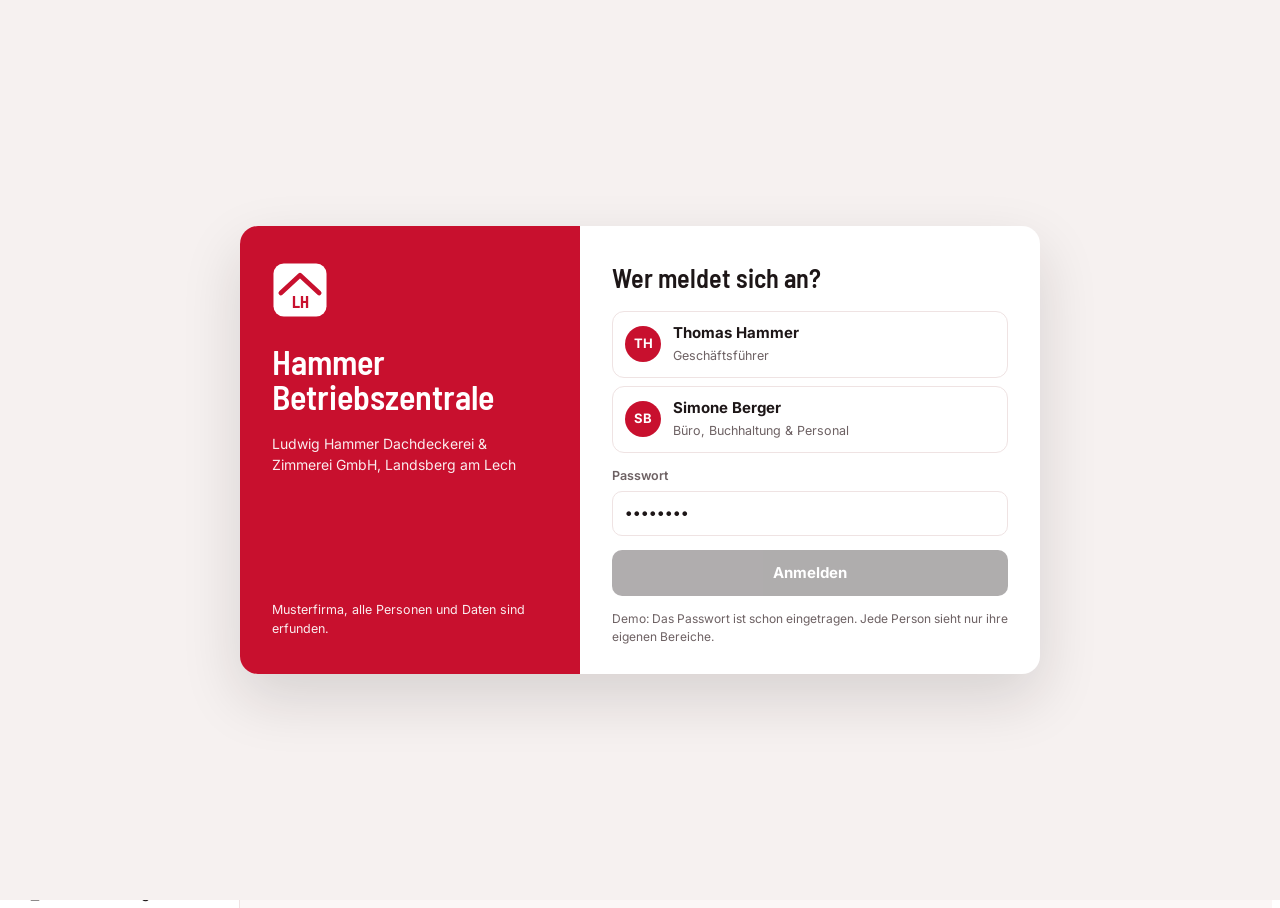
<file: docs/hammer/index.html>
<!doctype html><html lang="de"><head><meta charset="utf-8"><meta name="viewport" content="width=device-width,initial-scale=1,viewport-fit=cover"></head><body>
<script>window.RICHTWERK={"id": "ludwig-hammer", "leer": false, "verbindungen": ["datev", "lexoffice", "sevdesk", "bank", "m365", "google"], "sync": true};</script>
<title>Hammer Betriebszentrale</title>
<meta name="claude:viewport-fit-sides" content="cover">
<link rel="preconnect" href="https://fonts.googleapis.com">
<link rel="stylesheet" href="https://fonts.googleapis.com/css2?family=Barlow+Semi+Condensed:wght@500;600;700&family=Inter:wght@400;500;600;700&display=swap">
<style>
/* Layout: rote Kopfleiste mit Ansichts-Reitern, Werkzeug-Reiter darunter, weißes Seitenmenü links, Arbeitsfläche rechts.
   Bewusst nur ein helles Rot-Weiß-Design (Wunsch des Kunden), daher kein Dark Mode. */
:root{
  --brand:#c8102e; --brand-ink:#ffffff; --brand-deep:#9e0c24; --brand-soft:#fdecee; --brand-line:#f6c9cf;
  --bg:#ffffff; --surface:#ffffff; --surface-2:#fbf6f6; --line:#efe3e3;
  --fg:#1d1617; --muted:#6d6163;
  --good:#1f7a4a; --good-soft:#e5f4eb; --warn:#a35f00; --warn-soft:#fff3dc; --bad:#c8102e; --bad-soft:#fdecee; --info:#2c5aa0; --info-soft:#e8effa;
  --display:"Barlow Semi Condensed","Arial Narrow",Arial,sans-serif;
  --body:Inter,system-ui,-apple-system,"Segoe UI",sans-serif;
  --ios:Inter,-apple-system,"SF Pro Text",system-ui,sans-serif;
  color-scheme:light;
}
html,body{height:100%}
body{background:var(--bg);color:var(--fg);font-family:var(--body);font-size:15px;line-height:1.5;-webkit-font-smoothing:antialiased;text-rendering:optimizeLegibility}
body::before{content:"";position:fixed;inset:0 0 auto;height:env(safe-area-inset-top,0px);z-index:10;background:var(--brand)}
*{box-sizing:border-box}
table{font-size:inherit}
button{font:inherit;color:inherit;cursor:pointer}
button:focus-visible,a:focus-visible,input:focus-visible,select:focus-visible,textarea:focus-visible,[contenteditable]:focus-visible{outline:2px solid var(--brand);outline-offset:2px}
.app{display:grid;grid-template-rows:auto auto 1fr;grid-template-columns:minmax(0,1fr);height:100%}
/* Kopfleiste */
.topbar{background:var(--brand);color:var(--brand-ink);display:flex;align-items:center;gap:14px;padding-block:8px;padding-left:max(16px,env(safe-area-inset-left,0px));padding-right:max(16px,env(safe-area-inset-right,0px));position:sticky;top:env(safe-area-inset-top,0px);z-index:5;flex-wrap:wrap}
.brand{display:flex;align-items:center;gap:10px;min-width:0}
.brand svg{flex:none}
.brand-name{font-family:var(--display);font-weight:700;font-size:20px;letter-spacing:.02em;line-height:1;white-space:nowrap}
.brand-sub{font-size:11.5px;opacity:.9;letter-spacing:.06em;text-transform:uppercase;white-space:nowrap}
.icon-btn{background:transparent;border:1px solid rgba(255,255,255,.4);border-radius:6px;color:var(--brand-ink);padding:6px 9px;line-height:1}
.icon-btn:hover{background:rgba(255,255,255,.14)}
.views[hidden]{display:none!important}
.views{display:flex;gap:4px;margin-left:auto;background:rgba(0,0,0,.14);border-radius:8px;padding:3px;overflow-x:auto;max-width:100%}
.views button{border:0;background:transparent;color:var(--brand-ink);padding:6px 12px;border-radius:6px;font-weight:600;font-size:13px;white-space:nowrap;opacity:.88}
.views button:hover{opacity:1;background:rgba(255,255,255,.12)}
.views button[aria-selected="true"]{background:#fff;color:var(--brand);opacity:1}
.who{display:flex;align-items:center;gap:8px;white-space:nowrap;font-size:12.5px;background:none;border:0;color:inherit;padding:2px 4px;border-radius:999px}
.who:hover{background:rgba(255,255,255,.14)}
/* Anmeldung */
.login{position:fixed;inset:0;z-index:50;background:#f6f1f0;display:grid;place-items:center;padding:24px;overflow:auto}
.login[hidden]{display:none}
.login-card{display:grid;grid-template-columns:minmax(0,340px) minmax(0,460px);background:#fff;border-radius:18px;box-shadow:0 24px 60px rgba(29,22,23,.14);overflow:hidden;width:min(800px,100%)}
.login-side{background:var(--brand);color:#fff;padding:36px 32px;display:flex;flex-direction:column;gap:18px}
.login-side h1{font-family:var(--display);font-size:34px;line-height:1.05;margin:8px 0 0}
.login-side p{margin:0;opacity:.92;font-size:14px}
.login-main{padding:32px 32px 28px;display:flex;flex-direction:column;gap:14px}
.login-main h2{margin:0;font-family:var(--display);font-size:26px}
.login-list{display:grid;gap:8px}
.login-p{display:flex;align-items:center;gap:12px;text-align:left;background:#fff;border:1.5px solid var(--line);border-radius:12px;padding:10px 12px}
.login-p:hover{border-color:var(--brand-line);background:var(--surface-2)}
.login-p[aria-pressed="true"]{border-color:var(--brand);background:var(--brand-soft)}
.login-p .avatar{background:var(--brand);color:#fff;width:36px;height:36px;font-size:13px}
.login-p b{display:block;font-size:15px}.login-p small{color:var(--muted);font-size:12.5px}
.login-pw{display:grid;gap:6px;font-size:12.5px;font-weight:600;color:var(--muted)}
.login-pw input{border:1.5px solid var(--line);border-radius:10px;padding:10px 12px;font:inherit;font-size:15px;color:var(--fg)}
.login-go{background:var(--fg);color:#fff;border:0;border-radius:10px;padding:12px;font-weight:700;font-size:15px}
.login-go:disabled{opacity:.35;cursor:default}
.login-hint{font-size:12px;color:var(--muted);margin:0}
@media (max-width:720px){.login{place-items:start center}.login-card{grid-template-columns:minmax(0,1fr)}.login-side{padding:24px}.login-side h1{font-size:26px}}
.avatar{width:30px;height:30px;border-radius:50%;background:#fff;color:var(--brand);display:grid;place-items:center;font-weight:700;font-size:12px;flex:none}
/* Ribbon */
.ribbon{background:#fff;border-bottom:1px solid var(--line);padding-left:max(16px,env(safe-area-inset-left,0px));padding-right:max(16px,env(safe-area-inset-right,0px))}
.ribbon-tabs{display:flex;gap:2px;overflow-x:auto}
.ribbon-tabs button{background:none;border:0;border-bottom:2px solid transparent;padding:8px 12px 6px;color:var(--muted);font-weight:500;white-space:nowrap}
.ribbon-tabs button[aria-selected="true"]{color:var(--brand);border-bottom-color:var(--brand)}
.ribbon-tools{display:flex;gap:6px;flex-wrap:wrap;padding-block:8px;border-top:1px solid var(--line)}
.tool{display:inline-flex;align-items:center;gap:6px;background:#fff;border:1px solid var(--brand-line);border-radius:6px;padding:6px 10px;font-size:13px;color:var(--fg)}
.tool:hover{border-color:var(--brand);background:var(--brand-soft)}
.tool.primary{background:var(--brand);border-color:var(--brand);color:#fff}
.tool.primary:hover{background:var(--brand-deep)}
.tool .k{font-size:11px;opacity:.7}
/* Hauptbereich */
.main{display:grid;grid-template-columns:232px 1fr;min-height:0}
.app.collapsed .main{grid-template-columns:64px 1fr}
.side{background:#fff;border-right:1px solid var(--line);overflow-y:auto;padding:12px 8px}
.side h4{font-family:var(--display);font-size:12px;letter-spacing:.1em;text-transform:uppercase;color:var(--muted);margin:14px 10px 6px;font-weight:600}
.side h4:first-child{margin-top:2px}
.nav{display:flex;align-items:center;gap:10px;width:100%;background:none;border:0;border-radius:6px;padding:7px 10px;text-align:left;color:var(--fg)}
.nav:hover{background:var(--brand-soft)}
.nav[aria-current="page"]{background:var(--brand);color:#fff;font-weight:600}
.nav[aria-current="page"] .badge{background:#fff;color:var(--brand)}
.nav svg{flex:none;width:18px;height:18px}
.nav .badge{margin-left:auto}
.app.collapsed .side h4,.app.collapsed .nav span,.app.collapsed .nav .badge{display:none}
.app.collapsed .nav{justify-content:center}
.app.nologo .brand svg{display:none}
.app.phone-mode .main{grid-template-columns:minmax(0,1fr)}
.app.phone-mode .side,.app.phone-mode .ribbon{display:none}
.content{overflow:auto;min-width:0;background:var(--surface-2);padding-block:20px 40px;padding-left:max(16px,env(safe-area-inset-left,0px));padding-right:max(16px,env(safe-area-inset-right,0px))}
.page-head{display:flex;align-items:flex-end;justify-content:space-between;gap:12px;flex-wrap:wrap;margin-bottom:16px}
h1{font-family:var(--display);font-size:28px;font-weight:600;margin:0;line-height:1.1;text-wrap:balance}
h2{font-family:var(--display);font-size:19px;font-weight:600;margin:0 0 10px;display:flex;align-items:center;justify-content:space-between;gap:8px}
h2 .more{font-family:var(--body);font-size:12.5px;font-weight:600;color:var(--brand);background:none;border:0;padding:0}
.lead{color:var(--muted);margin:4px 0 0;max-width:72ch}
.grid{display:grid;gap:14px}
.g2{grid-template-columns:repeat(auto-fit,minmax(min(320px,100%),1fr))}
.g3{grid-template-columns:repeat(auto-fit,minmax(min(240px,100%),1fr))}
.g4{grid-template-columns:repeat(auto-fit,minmax(min(170px,100%),1fr))}
.dash{display:grid;gap:14px;grid-template-columns:minmax(0,2fr) minmax(0,1fr)}
.panel{background:#fff;border:1px solid var(--line);border-radius:10px;padding:16px;min-width:0}
.stat{border-top:3px solid var(--brand)}
.stat .v{font-family:var(--display);font-size:28px;font-weight:600;font-variant-numeric:tabular-nums;line-height:1.1}
.stat .l{color:var(--muted);font-size:12.5px;font-weight:500}
.stat .s{font-size:12.5px;margin-top:4px}
.table-wrap{overflow-x:auto}
table{border-collapse:collapse;width:100%;font-variant-numeric:tabular-nums}
th,td{padding:8px 10px;border-bottom:1px solid var(--line);text-align:left;vertical-align:top}
th{font-size:11.5px;letter-spacing:.05em;text-transform:uppercase;color:var(--muted);font-weight:600;white-space:nowrap}
td.num,th.num{text-align:right;white-space:nowrap}
tr.sel td{background:var(--brand-soft)}
tbody tr.click{cursor:pointer}
tbody tr.click:hover td{background:var(--surface-2)}
.pill{display:inline-block;border-radius:999px;padding:2px 9px;font-size:12px;font-weight:600;white-space:nowrap}
.pill.good{background:var(--good-soft);color:var(--good)}
.pill.warn{background:var(--warn-soft);color:var(--warn)}
.pill.bad{background:var(--bad-soft);color:var(--bad)}
.pill.info{background:var(--info-soft);color:var(--info)}
.pill.neutral{background:#f3eeee;color:var(--muted)}
.badge{background:var(--brand);color:#fff;border-radius:999px;font-size:11px;font-weight:700;padding:1px 7px}
.muted{color:var(--muted)}
.small{font-size:12.5px}
.split{display:grid;grid-template-columns:minmax(0,1fr) 340px;gap:14px;align-items:start}
.field{display:grid;gap:4px;margin-bottom:10px}
.field label{font-size:12px;color:var(--muted);font-weight:600}
.field input,.field select{font:inherit;color:var(--fg);background:#fff;border:1px solid var(--line);border-radius:6px;padding:7px 9px;width:100%}
.field.missing input{border-color:var(--warn);background:var(--warn-soft)}
.field.missing label{color:var(--warn)}
.check{display:flex;gap:6px;align-items:center;font-size:12.5px;color:var(--muted)}
.scan{background:#fff;color:#1d1617;border:1px solid var(--line);border-radius:4px;padding:14px;font-size:12px;font-family:"Courier New",monospace;line-height:1.5;transform:rotate(-.6deg);box-shadow:0 1px 3px rgba(0,0,0,.08)}
.scan .hl{background:#ffe08a;outline:2px dashed #a35f00}
.note{border-left:3px solid var(--brand);background:var(--brand-soft);padding:10px 12px;border-radius:0 6px 6px 0;font-size:13px}
.list{display:grid;gap:10px;margin:0;padding:0;list-style:none}
.list li{display:flex;gap:10px;align-items:flex-start}
.dot{width:8px;height:8px;border-radius:50%;margin-top:6px;flex:none}
.dot.good{background:var(--good)}.dot.warn{background:var(--warn)}.dot.bad{background:var(--bad)}.dot.info{background:var(--info)}
.bar{height:6px;background:#f3e6e7;border-radius:99px;overflow:hidden}
.bar i{display:block;height:100%;background:var(--brand);border-radius:99px}
.site{display:grid;gap:8px;padding:12px;border:1px solid var(--line);border-radius:8px}
.site-top{display:flex;justify-content:space-between;gap:8px;align-items:flex-start}
.people{display:flex;flex-wrap:wrap;gap:4px}
.chip{font-size:11.5px;background:var(--surface-2);border:1px solid var(--line);border-radius:999px;padding:1px 8px}
.chip.sick{background:var(--bad-soft);border-color:var(--brand-line);color:var(--bad)}
.chip.vac{background:var(--info-soft);border-color:#cfdcf3;color:var(--info)}
.chip.school{background:var(--warn-soft);border-color:#f2dcb0;color:var(--warn)}
.attend{display:grid;grid-template-columns:repeat(4,1fr);gap:8px;text-align:center}
.attend div{border-radius:8px;padding:10px 4px;background:var(--surface-2)}
.attend b{display:block;font-family:var(--display);font-size:24px;line-height:1}
.attend span{font-size:11.5px;color:var(--muted)}
/* Abwesenheits-Kalender */
.cal td,.cal th{text-align:center;padding:6px 4px;font-size:12.5px}
.cal td:first-child,.cal th:first-child{text-align:left;padding-left:10px;white-space:nowrap}
.cal .c{display:block;border-radius:4px;padding:3px 0;font-size:11px;font-weight:600}
.cal .A{background:var(--good-soft);color:var(--good)}
.cal .U{background:var(--info-soft);color:var(--info)}
.cal .K{background:var(--bad-soft);color:var(--bad)}
.cal .B{background:var(--warn-soft);color:var(--warn)}
.cal .R{background:repeating-linear-gradient(45deg,#eef3fb,#eef3fb 4px,#fff 4px,#fff 8px);color:var(--info);outline:1px dashed #9db5dc}
.cal th.today,.cal td.today{background:#fff8f8}
/* Angebots-Editor */
.doc-area{display:grid;grid-template-columns:minmax(0,1fr) 320px;gap:16px;align-items:start}
.paper{background:#fff;color:#1d1617;max-width:760px;width:100%;margin:0 auto;border:1px solid var(--line);box-shadow:0 2px 12px rgba(120,0,20,.08);padding:36px 44px;font-size:12.5px;min-width:0}
.locked{position:relative;border:1px dashed #e3cfd1;border-radius:4px;padding:10px;color:#4a4142;background:#fdf9f9}
.locked::after{content:"gesperrt";position:absolute;top:-9px;right:8px;background:#fdf9f9;color:#8b7f80;font-size:10px;letter-spacing:.08em;text-transform:uppercase;padding:0 6px}
.letterhead{display:flex;justify-content:space-between;gap:16px;align-items:flex-start}
.letterhead .co{font-family:var(--display);font-weight:700;font-size:18px;color:var(--brand)}
.paper h3{font-family:var(--display);font-size:20px;margin:22px 0 4px}
.editable{outline:none;border-radius:4px;padding:2px 4px;margin:-2px -4px}
.editable:hover{background:#fff6e8}
.paper .tot td{font-weight:600}
.paper .flag td{background:#ffe9b8}
.footer-doc{margin-top:24px;font-size:10.5px;display:grid;grid-template-columns:repeat(3,1fr);gap:10px}
.ai-panel .finding{border:1px solid var(--line);border-radius:6px;padding:10px;margin-bottom:8px;font-size:13px}
.ai-panel .finding b{display:block;margin-bottom:2px}
.toast{position:fixed;left:50%;bottom:calc(20px + env(safe-area-inset-bottom,0px));transform:translateX(-50%);background:#1d1617;color:#fff;padding:10px 16px;border-radius:8px;font-size:13px;max-width:min(560px,calc(100% - 32px));z-index:30;box-shadow:0 4px 18px rgba(0,0,0,.2)}
.toggle{display:flex;align-items:center;justify-content:space-between;gap:12px;padding:10px 0;border-bottom:1px solid var(--line)}
.toggle:last-child{border-bottom:0}
.switch{width:40px;height:22px;border-radius:999px;border:0;background:#e5d9da;position:relative;flex:none}
.switch::after{content:"";position:absolute;top:3px;left:3px;width:16px;height:16px;border-radius:50%;background:#fff;transition:left .15s}
.switch[aria-checked="true"]{background:var(--brand)}
.switch[aria-checked="true"]::after{left:21px}
.matrix td,.matrix th{text-align:center}
.matrix td:first-child,.matrix th:first-child{text-align:left}
.sim-banner{font-size:12px;color:var(--muted);margin-bottom:12px}
.req{display:flex;justify-content:space-between;gap:10px;align-items:center;padding:10px 0;border-bottom:1px solid var(--line);flex-wrap:wrap}
.req:last-child{border-bottom:0}
.req .act{display:flex;gap:6px}

/* ---------- Mitarbeiter-App: iPhone im Glas-Look ---------- */
.phone-stage{display:flex;gap:32px;justify-content:center;align-items:flex-start;flex-wrap:wrap}
.phone-notes{max-width:340px;display:grid;gap:12px}
.iphone{width:min(390px,100%);height:800px;border-radius:54px;background:#111;padding:12px;box-shadow:0 30px 60px rgba(0,0,0,.18),inset 0 0 0 2px #333;flex:none}
.screen{position:relative;height:100%;border-radius:44px;overflow:hidden;font-family:var(--ios);color:#1b1214;
  background:radial-gradient(120% 70% at 50% 0%,#ffffff 0%,#f1f1f3 70%),#eeeef0}
.screen::before{content:"";position:absolute;inset:0;z-index:0;opacity:.14;filter:blur(1.5px);
  background:url("data:image/svg+xml,%3Csvg xmlns='http://www.w3.org/2000/svg' viewBox='0 0 38 38'%3E%3Crect x='1' y='1' width='36' height='36' rx='7' fill='%23c8102e'/%3E%3Cpath d='M6 21 L19 9 L32 21' fill='none' stroke='%23fff' stroke-width='3.2' stroke-linejoin='round' stroke-linecap='round'/%3E%3C/svg%3E") 50% 46%/78% no-repeat}
.scr{z-index:1}
.island{position:absolute;top:10px;left:50%;transform:translateX(-50%);width:120px;height:34px;background:#000;border-radius:20px;z-index:4}
.statusbar{display:flex;justify-content:space-between;padding:16px 30px 0;font-weight:600;font-size:15px;height:50px;position:relative;z-index:3}
.scr{position:absolute;inset:50px 0 0;overflow-y:auto;padding:8px 16px 120px;scrollbar-width:none}
.scr::-webkit-scrollbar{display:none}
.glass{background:rgba(255,255,255,.55);-webkit-backdrop-filter:blur(24px) saturate(160%);backdrop-filter:blur(24px) saturate(160%);border:1px solid rgba(255,255,255,.8);border-radius:26px;box-shadow:inset 0 1px 0 rgba(255,255,255,.9),0 6px 20px rgba(0,0,0,.07);padding:16px}
.ios-title{font-size:32px;font-weight:700;letter-spacing:-.02em;margin:4px 4px 2px;color:#1b1214}
.ios-sub{font-size:15px;color:rgba(27,18,20,.7);margin:0 4px 14px}
.ios-stack{display:grid;gap:12px}
.ios-row{display:flex;justify-content:space-between;align-items:center;gap:10px;font-size:15px}
.ios-row+.ios-row{border-top:1px solid rgba(27,18,20,.08);padding-top:10px;margin-top:10px}
.ios-cap{font-size:12px;text-transform:uppercase;letter-spacing:.06em;color:rgba(27,18,20,.6);font-weight:600;margin:0 0 6px}
.big-btn{width:100%;border:0;border-radius:999px;padding:18px;font-size:19px;font-weight:700;color:#fff;background:linear-gradient(180deg,#2c2c30,#141416);box-shadow:inset 0 1px 0 rgba(255,255,255,.25),0 8px 20px rgba(0,0,0,.18)}
.big-btn.out{background:#fff;color:#1b1214;box-shadow:inset 0 0 0 1.5px rgba(27,18,20,.15),0 6px 16px rgba(0,0,0,.06)}
.tile-grid{display:grid;grid-template-columns:1fr 1fr;gap:12px}
.tile{border:0;text-align:left;display:grid;gap:8px;min-height:104px;align-content:space-between;font-size:15px;font-weight:600;color:#1b1214}
.tile svg{width:26px;height:26px;color:#1b1214;opacity:.8}
.seg{display:grid;grid-template-columns:repeat(3,minmax(0,1fr));background:rgba(255,255,255,.35);border-radius:999px;padding:3px;gap:2px}
.seg button{border:0;background:transparent;border-radius:999px;padding:8px;font-size:14px;font-weight:600;color:#1b1214}
.seg button[aria-pressed="true"]{background:#fff;box-shadow:0 2px 8px rgba(0,0,0,.12)}
.ios-input{width:100%;box-sizing:border-box;min-width:0;border:0;border-radius:14px;padding:12px;font:inherit;font-size:16px;background:rgba(255,255,255,.7);color:#1b1214}
.mic{width:76px;height:76px;border-radius:50%;border:0;background:linear-gradient(180deg,#2c2c30,#141416);color:#fff;display:grid;place-items:center;margin:4px auto;box-shadow:0 8px 20px rgba(0,0,0,.2)}
.mic.rec{background:linear-gradient(180deg,#e0213f,#b00d27)}
.mic.rec{animation:pulse 1.2s infinite}
@keyframes pulse{0%{box-shadow:0 0 0 0 rgba(200,16,46,.5)}100%{box-shadow:0 0 0 18px rgba(200,16,46,0)}}
.tabbar{position:absolute;left:14px;right:14px;bottom:22px;display:grid;grid-template-columns:repeat(5,1fr);padding:6px;border-radius:999px;z-index:3}
.tabbar button{border:0;background:transparent;display:grid;justify-items:center;gap:2px;font-size:10.5px;font-weight:600;color:rgba(27,18,20,.65);border-radius:999px;padding:6px 0}
.tabbar button svg{width:22px;height:22px}
.tabbar button[aria-selected="true"]{color:#1b1214;background:rgba(255,255,255,.9);box-shadow:0 1px 4px rgba(0,0,0,.08)}
.home-ind{position:absolute;bottom:8px;left:50%;transform:translateX(-50%);width:130px;height:5px;border-radius:3px;background:rgba(0,0,0,.7);z-index:3}
.ios-pill{font-size:12px;font-weight:600;border-radius:999px;padding:3px 9px;background:rgba(255,255,255,.75)}
.ios-pill.ok{color:var(--good)}.ios-pill.warn{color:var(--warn)}.ios-pill.bad{color:var(--bad)}

/* Version 8: weichere Übergänge, einheitliche Schrift */
:root{--ease:cubic-bezier(.2,.7,.2,1)}
@keyframes rise{from{opacity:0;transform:translateY(10px)}to{opacity:1;transform:none}}
@keyframes fade{from{opacity:0}to{opacity:1}}
.enter>*{animation:rise .42s var(--ease) both}
.enter>*:nth-child(2){animation-delay:.05s}.enter>*:nth-child(3){animation-delay:.1s}.enter>*:nth-child(4){animation-delay:.15s}.enter>*:nth-child(n+5){animation-delay:.2s}
button,.nav,.tool,.glass,.tile,.pill,.login-p,.chip,summary,select,input,textarea{transition:background-color .2s var(--ease),color .2s var(--ease),border-color .2s var(--ease),box-shadow .25s var(--ease),transform .2s var(--ease),opacity .2s var(--ease)}
.tool:hover,.top-btn:hover,.login-p:hover{transform:translateY(-1px)}
.tile:hover,.glass.tile:hover{transform:translateY(-2px);box-shadow:0 10px 26px rgba(27,18,20,.12)}
button:active{transform:scale(.98)}
.toast{transition:opacity .25s var(--ease),transform .25s var(--ease)}
.panel,.site,.kpi{transition:box-shadow .25s var(--ease),border-color .25s var(--ease)}
.panel:hover{box-shadow:0 6px 22px rgba(27,18,20,.06)}
@media (max-width:720px){input,select,textarea,.ios-input,.ios-area{font-size:16px!important}h1{font-size:24px}}
@media (prefers-reduced-motion:reduce){*,*::before,*::after{animation-duration:.01ms!important;animation-delay:0s!important;transition-duration:.01ms!important}}
/* Version 7: Dokumentenablage */
.dropz{border:2px dashed var(--brand-line);background:var(--brand-soft);border-radius:12px;padding:22px;display:flex;flex-wrap:wrap;align-items:center;justify-content:center;gap:10px 16px;text-align:center}
.dropz.over{border-color:var(--brand);background:#fff}
.dropz b{font-size:16px}
.dchips{display:flex;flex-wrap:wrap;gap:6px;margin:14px 0 10px}
.dchips button{border:1px solid var(--line);background:#fff;border-radius:999px;padding:6px 12px;font:inherit;font-size:13px;cursor:pointer}
.dchips button[aria-pressed="true"]{background:var(--brand);color:#fff;border-color:var(--brand)}
.dchips button.warn{border-color:var(--warn)}
.dtools{display:flex;gap:10px;align-items:center;flex-wrap:wrap;margin-bottom:10px}
.dtools input{flex:1;min-width:180px;padding:8px 12px;border:1px solid var(--line);border-radius:8px;font:inherit}
.dprev{margin-bottom:12px}.dprev img{max-width:100%;max-height:420px;border-radius:8px;border:1px solid var(--line)}.dprev iframe{width:100%;height:420px;border:1px solid var(--line);border-radius:8px}
/* Version 6: Kalender, Wochenplan */
.cal{display:grid;grid-template-columns:repeat(7,minmax(0,1fr));gap:2px;text-align:center}
.cal>span{font-size:11px;color:rgba(27,18,20,.55);font-weight:600;padding:2px 0}
.cal button{border:0;background:transparent;border-radius:10px;padding:4px 0 3px;font-size:14px;font-weight:600;color:#1b1214;display:flex;flex-direction:column;align-items:center;gap:2px;min-height:40px}
.cal button.o{color:rgba(27,18,20,.35)}
.cal button.sel{background:#fff;box-shadow:0 2px 8px rgba(0,0,0,.12)}
.cal button.today{box-shadow:inset 0 0 0 1.5px var(--brand)}
.cal button.sel.today{box-shadow:0 2px 8px rgba(0,0,0,.12),inset 0 0 0 1.5px var(--brand)}
.cal .dots{display:flex;gap:2px;height:6px}
.cal .dots i{width:6px;height:6px;border-radius:50%;background:transparent}
.cal i.e{background:var(--info)}.cal i.u{background:var(--good)}.cal i.k{background:var(--bad)}.cal i.b{background:var(--warn)}
.cal i.r{box-shadow:inset 0 0 0 1.5px var(--good)}.cal i.v{background:#1b1214}
.cal-nav{display:flex;align-items:center;justify-content:space-between;margin-bottom:6px}
.cal-nav button{border:0;background:rgba(255,255,255,.7);border-radius:50%;width:34px;height:34px;font-size:18px;font-weight:700;color:#1b1214}
.cal-leg{display:flex;flex-wrap:wrap;gap:4px 10px;font-size:11.5px;color:rgba(27,18,20,.65);margin-top:8px}
.cal-leg i{display:inline-block;width:8px;height:8px;border-radius:50%;margin-right:4px;vertical-align:middle}
.ph-person{display:flex;align-items:center;gap:12px;border:0;background:transparent;text-align:left;width:100%;padding:6px 0;font:inherit;color:#1b1214}
.ph-person .av{width:40px;height:40px;border-radius:50%;background:#fff;display:grid;place-items:center;font-weight:700;font-size:14px;box-shadow:0 1px 4px rgba(0,0,0,.1);flex:none}
.ph-person b{display:block;font-size:15px}.ph-person small{font-size:12.5px;color:rgba(27,18,20,.65)}
.ph-who{display:flex;align-items:center;gap:8px;border:0;background:rgba(255,255,255,.7);border-radius:999px;padding:4px 6px 4px 4px;margin:0 0 8px 2px;font:inherit;font-size:13px;font-weight:600;color:#1b1214}
.ph-who .av{width:26px;height:26px;border-radius:50%;background:#fff;display:grid;place-items:center;font-size:11px;box-shadow:0 1px 3px rgba(0,0,0,.12)}
.ph-who b{background:#1b1214;color:#fff;border-radius:999px;padding:4px 10px;font-size:12px}
.wp-sel{width:100%;min-width:92px;padding:6px 4px;border:1px solid var(--line);border-radius:8px;background:#fff;font:inherit;font-size:12.5px}
.wp-nav{display:flex;align-items:center;gap:10px;margin-bottom:12px;flex-wrap:wrap}
/* Version 4: ruhigere Übersicht */
.kpis{display:grid;grid-template-columns:repeat(4,minmax(0,1fr));gap:1px;background:var(--line);border:1px solid var(--line);border-radius:10px;overflow:hidden}
.kpi{background:#fff;padding:14px 18px;min-width:0}
@media (max-width:760px){.kpis{grid-template-columns:repeat(2,minmax(0,1fr))}}
.kpi .l{font-size:12.5px;color:var(--muted);font-weight:500}
.kpi .v{font-family:var(--display);font-size:26px;font-weight:600;line-height:1.15;font-variant-numeric:tabular-nums}
.kpi .s{font-size:12.5px}
.dash3{display:grid;gap:14px;margin-top:14px;grid-template-columns:repeat(auto-fit,minmax(min(300px,100%),1fr));align-items:start}
.count{font-family:var(--body);font-size:12px;font-weight:700;background:var(--brand);color:#fff;border-radius:999px;padding:1px 8px;margin-right:auto;margin-left:8px}
.tasks{list-style:none;margin:0;padding:0;display:grid}
.tasks li{display:flex;gap:10px;align-items:center;padding:9px 0;border-bottom:1px solid var(--line)}
.tasks li:last-child{border-bottom:0}
.tasks .dot{margin-top:0}
.tx{display:grid;min-width:0;flex:1}
.tx b{font-weight:600;font-size:13.5px}
.tx span,.row span{font-size:12.5px;color:var(--muted);overflow:hidden;text-overflow:ellipsis;white-space:nowrap}
.open{border:1px solid var(--line);background:#fff;border-radius:6px;padding:4px 10px;font-size:12.5px;font-weight:600;color:var(--brand)}
.open:hover{border-color:var(--brand)}
.row{display:flex;justify-content:space-between;align-items:center;gap:12px;padding:10px 0;border-bottom:1px solid var(--line);width:100%;text-align:left}
.row:last-child{border-bottom:0}
.row>div{display:grid;gap:3px;min-width:0;flex:1}
.bvrow{background:none;border:0;border-bottom:1px solid var(--line);border-radius:0;cursor:pointer}
.bvrow:hover b{color:var(--brand)}
.bvrow em{font-style:normal;color:var(--warn)}
.pct{font-family:var(--display);font-weight:600;font-size:16px;color:var(--fg)!important;flex:none}
.attend div{background:var(--surface-2)}
/* Handy neben dem Büro */
.with-dock{display:grid;grid-template-columns:minmax(0,1fr) 400px;gap:20px;align-items:start}
.dock{position:sticky;top:0;display:grid;gap:8px;justify-items:center}
.dock .iphone{height:min(780px,calc(100vh - 200px));min-height:600px}
.people{align-items:flex-start;align-content:flex-start}
.site{align-content:start}
.dock-head{font-size:12.5px;color:var(--muted);text-align:center;max-width:360px}
.top-btn{background:#fff;color:var(--brand);border:0;border-radius:6px;padding:6px 10px;font-weight:600;font-size:12.5px;white-space:nowrap}
.top-btn.ghost{background:transparent;color:#fff;border:1px solid rgba(255,255,255,.45)}
.top-btn[aria-pressed="true"]{background:var(--brand-deep);color:#fff;box-shadow:inset 0 0 0 1px rgba(255,255,255,.5)}
.inline-form{display:flex;flex-wrap:wrap;gap:8px;align-items:flex-end;margin-bottom:12px}
.inline-form .field{margin:0;min-width:130px;flex:1}
.num-in{width:76px;text-align:right;font:inherit;color:inherit;border:1px solid transparent;border-radius:4px;padding:2px 4px;background:transparent}
.num-in:hover,.num-in:focus{border-color:#e6cfd2;background:#fff}
.thumb{max-width:100%;border-radius:4px;display:block;margin-bottom:8px}
.ios-area{width:100%;border:0;border-radius:14px;padding:12px;font:inherit;font-size:15px;background:rgba(255,255,255,.7);min-height:96px;resize:vertical;color:#1b1214}
.ios-link{border:0;background:rgba(255,255,255,.55);border-radius:999px;padding:10px 14px;font-weight:600;font-size:14px;color:var(--brand);width:100%}
.diary{border-top:1px solid var(--line);padding-top:10px;margin-top:10px;font-size:13px}
.diary:first-of-type{border-top:0;margin-top:0;padding-top:0}
@media (max-width:1250px){.with-dock{grid-template-columns:minmax(0,1fr)}.dock{position:static}}
/* Verbindungen (Simulation) */
.sim-flag{display:flex;gap:10px;align-items:flex-start;background:var(--warn-soft);border:1px solid #f2dcb0;color:#6b4300;border-radius:10px;padding:10px 14px;font-size:13px;margin-bottom:14px}
.sim-flag b{white-space:nowrap}
.conn-group{font-family:var(--display);font-size:13px;letter-spacing:.1em;text-transform:uppercase;color:var(--muted);font-weight:600;margin:20px 0 8px}
.conn-grid{display:grid;gap:14px;grid-template-columns:repeat(auto-fill,minmax(min(330px,100%),1fr));align-items:start}
.conn{background:#fff;border:1px solid var(--line);border-radius:12px;padding:16px;display:grid;gap:12px;min-width:0}
.conn.on{border-color:#bfe2cd;box-shadow:inset 3px 0 0 var(--good)}
.conn.locked{background:#fcfafa}
.conn-top{display:flex;gap:12px;align-items:flex-start}
.conn-logo{width:42px;height:42px;border-radius:10px;display:grid;place-items:center;color:#fff;font-family:var(--display);font-weight:700;font-size:15px;flex:none;letter-spacing:.02em}
.conn.locked .conn-logo{filter:grayscale(1);opacity:.55}
.conn-top b{display:block;font-size:15px}
.conn-top .small{line-height:1.35}
.conn-top .pill{margin-left:auto;flex:none}
.conn-meta{font-size:12.5px;color:var(--muted);display:grid;gap:2px}
.conn-data{list-style:none;margin:0;padding:10px 12px;background:var(--surface-2);border-radius:8px;display:grid;gap:6px;font-size:13px}
.conn-data li{display:flex;justify-content:space-between;gap:10px}
.conn-data b{font-weight:600;flex:none}
.conn-data span{color:var(--muted);text-align:right}
.conn-scopes{display:flex;flex-wrap:wrap;gap:4px}
.conn-act{display:flex;gap:6px;flex-wrap:wrap;align-items:center}
.conn-act .small{margin-left:auto}
.tool.danger{color:var(--bad);border-color:var(--brand-line)}
.tool:disabled{opacity:.45;cursor:default}
.oauth{position:fixed;inset:0;z-index:60;background:rgba(29,22,23,.45);display:grid;place-items:center;padding:20px;overflow:auto}
.oauth[hidden]{display:none}
.oauth-win{width:min(460px,100%);background:#fff;border-radius:14px;box-shadow:0 30px 70px rgba(0,0,0,.3);overflow:hidden;font-size:14px}
.oauth-bar{display:flex;align-items:center;gap:8px;background:#f1f1f3;border-bottom:1px solid #e3e3e6;padding:8px 12px;font-size:12px;color:#55555c}
.oauth-bar i{width:10px;height:10px;border-radius:50%;background:#d8d8dc;flex:none}
.oauth-bar .addr{flex:1;background:#fff;border:1px solid #e3e3e6;border-radius:6px;padding:4px 10px;overflow:hidden;text-overflow:ellipsis;white-space:nowrap}
.oauth-sim{background:repeating-linear-gradient(135deg,#fff3dc,#fff3dc 10px,#ffeac2 10px,#ffeac2 20px);color:#6b4300;font-size:12px;font-weight:600;text-align:center;padding:5px 10px}
.oauth-body{padding:22px 24px 20px;display:grid;gap:14px}
.oauth-body h3{margin:0;font-family:var(--display);font-size:22px;line-height:1.15}
.oauth-who{display:flex;gap:10px;align-items:center;border:1px solid var(--line);border-radius:10px;padding:10px 12px}
.oauth-who .avatar{background:var(--fg);color:#fff}
.oauth-scope{display:flex;gap:10px;align-items:flex-start;padding:8px 0;border-bottom:1px solid var(--line);font-size:13.5px}
.oauth-scope:last-child{border-bottom:0}
.oauth-scope input{margin-top:3px;accent-color:var(--fg)}
.oauth-scope small{display:block;color:var(--muted);font-size:12px}
.oauth-btns{display:flex;gap:8px;justify-content:flex-end}
.oauth-btns button{border-radius:8px;padding:9px 16px;font-weight:600;border:1px solid var(--line);background:#fff}
.oauth-btns .go{background:var(--fg);border-color:var(--fg);color:#fff}
.spin{width:38px;height:38px;border-radius:50%;border:4px solid #eee;border-top-color:var(--fg);animation:spin .8s linear infinite;margin:6px auto}
@keyframes spin{to{transform:rotate(360deg)}}
.ok-big{width:52px;height:52px;border-radius:50%;background:var(--good-soft);color:var(--good);display:grid;place-items:center;margin:4px auto;font-size:28px;font-weight:700}
.tan{border:1px solid var(--line);border-radius:14px;padding:14px;background:var(--surface-2);display:grid;gap:6px;text-align:center}
.flow-steps{display:flex;gap:6px;font-size:11.5px;color:var(--muted)}
.flow-steps span{flex:1;border-top:3px solid #eee;padding-top:4px}
.flow-steps span.on{border-color:var(--fg);color:var(--fg);font-weight:600}
@media (prefers-reduced-motion:reduce){*{transition:none!important;animation:none!important}}
@media (max-width:1000px){.dash{grid-template-columns:minmax(0,1fr)}}
@media (max-width:900px){.split,.doc-area{grid-template-columns:minmax(0,1fr)}}
@media (max-width:720px){
  .main,.app.collapsed .main{grid-template-columns:minmax(0,1fr)}
  .side{display:none;position:fixed;inset:0;z-index:15;padding-top:calc(110px + env(safe-area-inset-top,0px))}
  .app.menu-open .side{display:block}
  .brand-sub,.who span{display:none}
  .views{order:3;margin-left:0;width:100%}
  .brand{flex:1}
  .brand>div{min-width:0}
  .brand-name{overflow:hidden;text-overflow:ellipsis;font-size:17px}
  .topbar{gap:10px}
  .paper{padding:22px 18px}
  .footer-doc{grid-template-columns:1fr}
  .attend{grid-template-columns:repeat(2,1fr)}
  .iphone{height:760px;border-radius:44px;padding:8px}
  #dockBtn{display:none}
  .top-btn{padding:5px 8px}
}
</style>

<div class="app" id="app">
  <header class="topbar">
    <button class="icon-btn" id="menuBtn" aria-label="Menü ein- oder ausklappen" title="Menü ein-/ausklappen">☰</button>
    <div class="brand">
      <svg width="38" height="38" viewBox="0 0 38 38" aria-label="Logo Ludwig Hammer" role="img"><rect x="1" y="1" width="36" height="36" rx="7" fill="#ffffff"/><path d="M6 21 L19 9 L32 21" fill="none" stroke="#c8102e" stroke-width="3.2" stroke-linejoin="round" stroke-linecap="round"/><text x="19" y="31" text-anchor="middle" font-family="Barlow Semi Condensed, Arial Narrow, sans-serif" font-weight="700" font-size="11" fill="#c8102e">LH</text></svg>
      <div><div class="brand-name">Ludwig Hammer</div><div class="brand-sub">Dachdeckerei &amp; Zimmerei GmbH</div></div>
    </div>
    <div class="views" role="tablist" aria-label="Ansicht wählen" id="views"></div>
    <button class="top-btn" id="toHandy" hidden title="Handy-Seite dieses Betriebs öffnen">Handy-Seite</button>
    <button class="top-btn" id="dockBtn" aria-pressed="false" title="Mitarbeiter-Handy neben dem Büro anzeigen">Handy daneben</button>
    <button class="top-btn ghost" id="resetBtn" title="Alle Änderungen verwerfen">Zurücksetzen</button>
    <button class="who" id="whoBtn" title="Abmelden und anderen Benutzer wählen"><span id="whoName"></span><span class="avatar" id="avatar">TH</span></button>
    <input type="file" id="phFile" accept="image/*" hidden>
    <input type="file" id="docFile" accept=".pdf,image/*" multiple hidden>
  </header>
  <div class="ribbon" id="ribbon">
    <div class="ribbon-tabs" role="tablist" id="ribbonTabs"></div>
    <div class="ribbon-tools" id="ribbonTools"></div>
  </div>
  <div class="main">
    <nav class="side" id="side" aria-label="Bereiche"></nav>
    <main class="content" id="content"></main>
  </div>
</div>
<div class="toast" id="toast" hidden></div>
<div class="oauth" id="oauth" hidden role="dialog" aria-modal="true" aria-labelledby="oauthH"><div class="oauth-win" id="oauthWin"></div></div>
<div class="login" id="login" role="dialog" aria-modal="true" aria-labelledby="loginH">
  <div class="login-card">
    <div class="login-side">
      <svg width="56" height="56" viewBox="0 0 38 38" aria-hidden="true"><rect x="1" y="1" width="36" height="36" rx="7" fill="#ffffff"/><path d="M6 21 L19 9 L32 21" fill="none" stroke="#c8102e" stroke-width="3.2" stroke-linejoin="round" stroke-linecap="round"/><text x="19" y="31" text-anchor="middle" font-family="Barlow Semi Condensed, Arial Narrow, sans-serif" font-weight="700" font-size="11" fill="#c8102e">LH</text></svg>
      <h1>Hammer<br>Betriebszentrale</h1>
      <p>Ludwig Hammer Dachdeckerei &amp; Zimmerei GmbH, Landsberg am Lech</p>
      <p style="margin-top:auto;font-size:12.5px">Musterfirma, alle Personen und Daten sind erfunden.</p>
    </div>
    <form class="login-main" id="loginForm">
      <h2 id="loginH">Wer meldet sich an?</h2>
      <div class="login-list" id="loginList"></div>
      <label class="login-pw">Passwort<input type="password" id="loginPw" value="demo1234" autocomplete="off"></label>
      <button class="login-go" id="loginGo" type="submit" disabled>Anmelden</button>
      <p class="login-hint">Demo: Das Passwort ist schon eingetragen. Jede Person sieht nur ihre eigenen Bereiche.</p>
    </form>
  </div>
</div>

<script>
const eur=n=>n.toLocaleString('de-DE',{style:'currency',currency:'EUR'});
const num=(n,d=0)=>n.toLocaleString('de-DE',{minimumFractionDigits:d,maximumFractionDigits:d});
const $=s=>document.querySelector(s);
const esc=s=>String(s).replace(/[&<>"]/g,c=>({'&':'&amp;','<':'&lt;','>':'&gt;','"':'&quot;'}[c]));
function toast(msg){const t=$('#toast');t.textContent=msg;t.hidden=false;clearTimeout(toast._t);toast._t=setTimeout(()=>t.hidden=true,3600)}

/* ---------- Simulierte Firma ---------- */
const FIRMA={
  name:'Ludwig Hammer Dachdeckerei & Zimmerei GmbH', adresse:'Am Kirchberg 12, 86899 Landsberg am Lech',
  gf:'Thomas Hammer (Dachdeckermeister)', gegr:'1987 von Ludwig Hammer (Vater) gegründet, GmbH seit 2009',
  hrb:'HRB 20481, Amtsgericht Augsburg', ust:'DE 284 113 907', steuer:'Kanzlei Berger & Lutz, Landsberg (DATEV)',
  iban:'DE12 7005 2060 0000 4471 18', bank:'Sparkasse Landsberg-Dießen', tel:'08191 94 27 0'
};
const ROLES=[
 {k:'chef',n:'Chef',who:'Thomas Hammer',ini:'TH',job:'Geschäftsführer'},
 {k:'buero',n:'Büro',who:'Simone Berger',ini:'SB',job:'Büro, Buchhaltung & Personal'},
 {k:'vorarbeiter',n:'Vorarbeiter',who:'Tomasz Nowak',ini:'TN',job:'Vorarbeiter Dach'},
 {k:'geselle',n:'Mitarbeiter-App',who:'Andrei Popescu',ini:'AP',job:'Dachdeckergeselle, nutzt die Handy-App'}
];
const PERSONAL=[
 {n:'Thomas Hammer',r:'Geschäftsführer, Dachdeckermeister',spr:'Deutsch',app:'Voll',handy:'iPhone (Firma)',soka:'—',ur:[30,12]},
 {n:'Simone Berger',r:'Büro, Buchhaltung & Personal (HR), 25 h',spr:'Deutsch',app:'Büro',handy:'—',soka:'—',ur:[30,8]},
 {n:'Michael Rauch',r:'Zimmerermeister, Bauleitung Holzbau',spr:'Deutsch',app:'Vorarbeiter',handy:'iPhone (Firma)',soka:'SOKA-BAU',ur:[30,5]},
 {n:'Tomasz Nowak',r:'Vorarbeiter Dach',spr:'Polnisch, Deutsch',app:'Vorarbeiter',handy:'iPhone (Firma)',soka:'SOKA-DACH',ur:[30,7]},
 {n:'Stefan Huber',r:'Vorarbeiter Dach',spr:'Deutsch',app:'Vorarbeiter',handy:'iPhone (Firma)',soka:'SOKA-DACH',ur:[30,3]},
 {n:'Andrei Popescu',r:'Dachdeckergeselle',spr:'Rumänisch',app:'Mitarbeiter-App',handy:'iPhone (Firma)',soka:'SOKA-DACH',ur:[30,9]},
 {n:'Kevin Maier',r:'Dachdeckergeselle',spr:'Deutsch',app:'Mitarbeiter-App',handy:'iPhone (Firma)',soka:'SOKA-DACH',ur:[30,1]},
 {n:'Ahmad Al-Khalil',r:'Dachdeckergeselle',spr:'Arabisch, Deutsch',app:'Mitarbeiter-App',handy:'iPhone (Firma)',soka:'SOKA-DACH',ur:[30,6]},
 {n:'Florian Wagner',r:'Zimmerergeselle',spr:'Deutsch',app:'Mitarbeiter-App',handy:'iPhone (Firma)',soka:'SOKA-BAU',ur:[30,4]},
 {n:'Jonas Lechner',r:'Zimmerergeselle',spr:'Deutsch',app:'Nur Stempeln (NFC im Wagen)',handy:'— will kein Handy',soka:'SOKA-BAU',ur:[30,10]},
 {n:'Marek Kowalski',r:'Dachdeckergeselle',spr:'Polnisch',app:'Mitarbeiter-App',handy:'iPhone (Firma)',soka:'SOKA-DACH',ur:[30,14]},
 {n:'Sebastian Ott',r:'Dachdeckergeselle',spr:'Deutsch',app:'Mitarbeiter-App',handy:'iPhone (Firma)',soka:'SOKA-DACH',ur:[30,2]},
 {n:'Lukas Brandner',r:'Azubi Dachdecker, 2. Lehrjahr',spr:'Deutsch',app:'App + Berichtsheft',handy:'iPhone (Firma)',soka:'SOKA-DACH',ur:[27,4]},
 {n:'Emre Yilmaz',r:'Azubi Zimmerer, 1. Lehrjahr',spr:'Türkisch, Deutsch',app:'App + Berichtsheft',handy:'iPhone (Firma)',soka:'SOKA-BAU',ur:[27,11]},
 {n:'Gerhard Lang',r:'Helfer / Fahrer, Minijob',spr:'Deutsch',app:'Nur Stempeln',handy:'— Papierzettel',soka:'—',ur:[12,3]},
 {n:'Nina Fischer',r:'Reinigung Büro/Halle, Minijob',spr:'Deutsch',app:'—',handy:'—',soka:'—',ur:[10,2]}
];
/* Woche 09.–13.11.2026: A anwesend, U Urlaub, K krank, B Berufsschule, R beantragt */
const WOCHE=['Mo 09.11.','Di 10.11.','Mi 11.11.','Do 12.11.','Fr 13.11.'];
const ABW={
 'Kevin Maier':['U','U','U','U','U'],
 'Sebastian Ott':['A','K','K','K','K'],
 'Lukas Brandner':['A','A','B','B','A'],
 'Emre Yilmaz':['B','B','B','B','B'],
 'Stefan Huber':['A','A','A','A','U'],
 'Gerhard Lang':['A','—','A','—','A']
};
const WOCHE_ISO=['2026-11-09','2026-11-10','2026-11-11','2026-11-12','2026-11-13'];
const ANTRAEGE=[
 {n:'Marek Kowalski',art:'Urlaub',von:'2026-12-21',bis:'2026-12-31',tage:6,info:'Heimfahrt Polen. Betriebsruhe 24.–31.12. ist schon eingeplant.',konflikt:false},
 {n:'Andrei Popescu',art:'Urlaub',von:'2026-11-27',bis:'2026-11-27',tage:1,info:'Behördentermin',konflikt:false},
 {n:'Florian Wagner',art:'Urlaub',von:'2026-11-16',bis:'2026-11-20',tage:5,info:'Achtung: Gaubeneinbau Hofer startet 24.11., Abbund fällt in diese Woche.',konflikt:true},
 {n:'Andrei Popescu',art:'Urlaub',von:'2026-08-14',bis:'2026-08-18',tage:3,info:'',konflikt:false,done:'ok'}
];
const KRANK=[
 {n:'Sebastian Ott',von:'2026-11-10',bis:'2026-11-14',text:'eAU am 10.11. bei der AOK abgerufen. Lohnfortzahlung läuft, Steuerbüro informiert.',offen:true},
 {n:'Kevin Maier',von:'2026-10-21',bis:'2026-10-23',text:'abgeschlossen',offen:false}
];
const STEMPEL=[
 {n:'Tomasz Nowak',k:'06:58',g:'—',ort:'BV-2611 Kaufering',via:'Standort beim Stempeln'},
 {n:'Andrei Popescu',k:'06:59',g:'—',ort:'BV-2611 Kaufering',via:'Mitarbeiter-App'},
 {n:'Marek Kowalski',k:'07:01',g:'—',ort:'BV-2611 Kaufering',via:'Mitarbeiter-App'},
 {n:'Michael Rauch',k:'06:45',g:'—',ort:'BV-2614 Dießen',via:'Standort beim Stempeln'},
 {n:'Jonas Lechner',k:'06:47',g:'—',ort:'BV-2614 Dießen',via:'NFC-Chip im Firmenwagen'},
 {n:'Gerhard Lang',k:'07:30',g:'—',ort:'Lager Landsberg',via:'Papierzettel, Büro trägt ein'}
];
const PROTOKOLL=[
 {t:'10.11. Popescu: Gehen 16:10 → 17:25',d:'geändert von T. Nowak, Grund: „vergessen auszustempeln, Material abgeladen“',s:'warn'},
 {t:'07.11. Lang: Papierzettel KW 45 übertragen',d:'eingetragen von P. Hammer',s:'good'}
];
const TAGEBUCH=[
 {bv:'BV-2611',von:'Andrei Popescu',datum:'10.11.2026',text:'Nordseite Lattung fertig, 2 Sparren morsch, Foto gemacht. Morgen eindecken. Brauchen noch 2 Rollen Unterdeckbahn.',fotos:5,spr:'aus Rumänisch übersetzt'},
 {bv:'BV-2614',von:'Michael Rauch',datum:'10.11.2026',text:'Abbund Pfetten und Sparren fertig, Kran für Freitag 7 Uhr bestellt.',fotos:3,spr:''},
 {bv:'BV-2609',von:'Stefan Huber',datum:'10.11.2026',text:'Attika Westseite abgedichtet, Restarbeiten Lichtkuppeln Donnerstag.',fotos:8,spr:''}
];
const BELEGE=[{art:'Tankbeleg',von:'Andrei Popescu',datum:'08.11.2026',betrag:'84,20 €',status:'erkannt'}];
const FLAGS={frei:{},lechtal:'offen',nextId:1};
const BAUSTELLEN=[
 {id:'BV-2611',n:'Dachsanierung MFH Sonnenstraße 4, Kaufering',kurz:'Sonnenstraße, Kaufering',art:'Steildach neu, Aufsparrendämmung, 640 m²',ag:'WEG Sonnenstraße 4',summe:148600,stand:55,status:'läuft',team:['Nowak','Popescu','Kowalski','Brandner'],wetter:'Wind 55 km/h ab Do 14 Uhr'},
 {id:'BV-2614',n:'Neubau EFH Brandl, Dießen',kurz:'EFH Brandl, Dießen',art:'Dachstuhl abbinden + Eindeckung, 210 m²',ag:'Familie Brandl (privat)',summe:92400,stand:30,status:'läuft',team:['Rauch','Wagner','Lechner'],wetter:'trocken, 6 °C'},
 {id:'BV-2609',n:'Flachdach Halle Autohaus Steiner, Landsberg',kurz:'Halle Steiner, Landsberg',art:'Bitumen-Abdichtung 1.150 m², Attika',ag:'Bau Reiter GmbH (GU) – §13b',summe:186000,stand:90,status:'Abnahme 18.11.',team:['Huber','Al-Khalil'],wetter:'trocken, 7 °C'},
 {id:'BV-2617',n:'Gaubeneinbau Hofer, Utting',kurz:'Gauben Hofer, Utting',art:'2 Schleppgauben, Zimmerer + Dach',ag:'Herr Hofer (privat)',summe:38900,stand:0,status:'Start 24.11.',team:['Rauch','Wagner'],wetter:''},
 {id:'BV-26R',n:'Reparaturen & Sturmschäden 2026',kurz:'Reparaturen',art:'Kleinaufträge nach Stunden',ag:'diverse',summe:41200,stand:100,status:'laufend',team:['Lang'],wetter:''}
];
const LS=[
 {id:'LS-48213',lief:'Baustoffe Lechtal GmbH',datum:'10.11.2026',bv:'BV-2611',best:'B-1187',pos:'38 Pal. Tondachziegel Biber, 12 Rollen Unterdeckbahn',status:'ok',conf:98},
 {id:'LS-77120',lief:'Holzhandel Ammersee',datum:'',bv:'BV-2614',best:'B-1191',pos:'KVH 8/20 C24, 46 lfm; Dachlatten 30/50, 600 lfm',status:'fehlt',conf:61,miss:['datum']},
 {id:'LS-10932',lief:'Dachbedarf Süd GmbH',datum:'07.11.2026',bv:'',best:'',pos:'Titanzink-Dachrinne RG 333, 24 m; Rinnenhaken 30 St.',status:'fehlt',conf:72,miss:['bv','best']},
 {id:'LS-55301',lief:'Abdichtung Kraus KG',datum:'06.11.2026',bv:'BV-2609',best:'B-1179',pos:'Bitumen-Schweißbahn PYE 52 Rollen; Voranstrich 4 Kanister',status:'ok',conf:96},
 {id:'LS-??',lief:'unbekannt',datum:'',bv:'',best:'',pos:'Foto unscharf, Text nicht lesbar',status:'aus',conf:12,miss:['lief','datum','bv']},
 {id:'LS-48190',lief:'Baustoffe Lechtal GmbH',datum:'05.11.2026',bv:'BV-2611',best:'B-1187',pos:'Aufsparrendämmung PIR 140 mm, 312 m²',status:'ok',conf:97},
 {id:'LS-48190',lief:'Baustoffe Lechtal GmbH',datum:'05.11.2026',bv:'BV-2611',best:'B-1187',pos:'Duplikat von LS-48190',status:'aus',conf:99,dup:true}
];
const MODULE=[
 {k:'zeit',n:'Zeiterfassung per Firmenhandy',d:'Stempeln mit Standort nur beim An- und Abmelden, Korrekturen mit Protokoll',on:true},
 {k:'doku',n:'Bautagebuch per App oder WhatsApp',d:'Fotos und Sprachnachrichten, KI schreibt den Tagesbericht auf Deutsch',on:true},
 {k:'ls',n:'Lieferschein-Eingang',d:'Ordner rein, KI liest, sortiert und markiert, was fehlt',on:true},
 {k:'hr',n:'HR-Abteilung',d:'Anwesenheit, Krankmeldungen, Urlaubsanträge, Fristen, Unterweisungen',on:true},
 {k:'lohn',n:'Lohn-Weiterleitung',d:'Stunden als DATEV-Export ans Steuerbüro, Lohnzettel zurück an jeden Mitarbeiter',on:true},
 {k:'angebot',n:'Angebote mit Word und KI-Prüfung',d:'Angebot aus Leistungsverzeichnis, Bearbeitung in Word, Prüfung vor dem Versand',on:true},
 {k:'aufmass',n:'Aufmaße',d:'Dachflächen, Rinnen, Kehlen je Baustelle, Übernahme in Angebot und Rechnung',on:true},
 {k:'inventar',n:'Inventar und Inventur',d:'Fahrzeuge, Gerüst, Werkzeug, Lagerbestand zum Stichtag',on:true},
 {k:'finanzen',n:'Finanzen und Freigaben',d:'Konten, Zahlungsfreigaben, offene Posten, Bauabzugsteuer',on:true}
];
/* ---------- Verbindungen zu bestehenden Konten (nur Simulation) ----------
   Der Betrieb meldet sich selbst beim Anbieter an und erteilt eine Freigabe (OAuth).
   Hier wird nichts wirklich verbunden: keine Passwörter, keine echten Schlüssel, alle Daten erfunden.
   Welche Verbindungen ein Betrieb nutzen darf, schaltet Richtwerk frei (window.RICHTWERK.verbindungen). */
const FREI_RW=(window.RICHTWERK&&Array.isArray(window.RICHTWERK.verbindungen))?window.RICHTWERK.verbindungen:['datev','lexoffice','sevdesk','bank','m365','google'];
const CONN=[
 {k:'datev',grp:'Steuerbüro & Lohn',n:'DATEV',sub:'Kanzlei Berger & Lutz, Landsberg',c:'#3f7d1f',ini:'DV',wer:['chef','buero'],konto:'Mandant 48211 bei Berater 120334',
  d:'Belege und Stunden gehen direkt an die Kanzlei, die Lohnabrechnungen kommen zurück in die App.',
  scopes:[['Belegbilder an die Kanzlei übertragen','Lieferscheine, Eingangsrechnungen, Tankbelege',1],['Stunden und Fehlzeiten für den Lohn bereitstellen','monatlich nach Freigabe durch den Chef',1],['Lohnabrechnungen abholen','Sammel-PDF, wird nach Personalnummer getrennt',0],['Offene Posten lesen','damit das Büro sieht, was bezahlt ist',0]],
  daten:[['Stunden Oktober','2.184 h für 17 Personen übertragen'],['Belege November','42 an die Kanzlei'],['Lohnabrechnungen','17 PDFs abgeholt und verteilt']],
  hinweis:'Für die echte DATEV-Schnittstelle braucht es eine Zulassung. Zum Start reicht eine Exportdatei.'},
 {k:'lexoffice',grp:'Rechnungen',n:'Lexoffice',sub:'Rechnungsprogramm',c:'#1d6fb8',ini:'LX',wer:['chef','buero'],excl:'rechnung',konto:'Konto Hammer Dach GmbH',
  d:'Kunden und Rechnungen abgleichen und den Zahlungsstatus zurückholen.',
  scopes:[['Kunden und Rechnungen lesen','',1],['Zahlungsstatus lesen','bezahlt, offen, gemahnt',1],['Rechnungen aus Angeboten anlegen','Abschlagsrechnungen aus dem Baufortschritt',0]],
  daten:[['Kunden übernommen','214 Kontakte'],['Offene Rechnungen','6 Stück, 71.480 €'],['Seit Montag bezahlt','3 Rechnungen']]},
 {k:'sevdesk',grp:'Rechnungen',n:'sevDesk',sub:'Rechnungsprogramm',c:'#d0532f',ini:'SD',wer:['chef','buero'],excl:'rechnung',konto:'Konto Hammer Dach GmbH',
  d:'Kunden und Rechnungen abgleichen und den Zahlungsstatus zurückholen.',
  scopes:[['Kunden und Rechnungen lesen','',1],['Zahlungsstatus lesen','bezahlt, offen, gemahnt',1],['Rechnungen aus Angeboten anlegen','Abschlagsrechnungen aus dem Baufortschritt',0]],
  daten:[['Kunden übernommen','214 Kontakte'],['Offene Rechnungen','6 Stück, 71.480 €'],['Seit Montag bezahlt','3 Rechnungen']]},
 {k:'bank',grp:'Bank',n:'Sparkasse Landsberg-Dießen',anb:'Sparkasse (über finAPI)',sub:'Geschäftskonto, abgerufen über finAPI (lizenzierter Kontoinformationsdienst)',c:'#4b5563',ini:'€',wer:['chef'],konto:'Konto …4471 18',tan:true,
  d:'Kontostand und Umsätze werden täglich geholt. Zahlungseingänge werden den Rechnungen zugeordnet.',
  scopes:[['Kontostand und Umsätze lesen','die letzten 90 Tage, dann täglich',1],['Zahlungen vorbereiten','überweisen kann weiterhin nur der Chef mit TAN',0]],
  daten:[['Kontostand','84.320 €, heute 06:00'],['Umsätze geholt','412 Buchungen'],['Zahlungseingänge erkannt','3 Abschläge zugeordnet']],
  hinweis:'Banken erlauben den Zugriff nur 180 Tage am Stück. Danach bestätigt der Chef einmal neu mit TAN.'},
 {k:'m365',grp:'E-Mail & Dateien',n:'Microsoft 365',sub:'OneDrive, Outlook und Word',c:'#2f5fa8',ini:'365',wer:['chef','buero'],excl:'office',konto:'s.berger@hammer-dach.de',
  d:'Gescannte Lieferscheine aus dem Ordner und aus dem Postfach landen automatisch im Lieferschein-Eingang.',
  scopes:[['Ordner „Scans Lieferscheine“ lesen','nur dieser eine Ordner, nicht das ganze OneDrive',1],['Postfach lieferscheine@hammer-dach.de lesen','nur Anhänge',0],['Angebote in Word öffnen und speichern','',0]],
  daten:[['Lieferscheine eingelesen','7 Dokumente, heute 07:12'],['Aus dem Postfach','2 Anhänge'],['Angebote in Word','AN-2026-118 Sonnenstraße']]},
 {k:'google',grp:'E-Mail & Dateien',n:'Google Workspace',sub:'Drive und Gmail',c:'#3b7be0',ini:'G',wer:['chef','buero'],excl:'office',konto:'buero@hammer-dach.de',
  d:'Gescannte Lieferscheine aus einem Drive-Ordner und aus Gmail landen im Lieferschein-Eingang.',
  scopes:[['Ordner „Scans Lieferscheine“ lesen','nur dieser eine Ordner',1],['Gmail-Anhänge mit Label „Lieferschein“ lesen','',0]],
  daten:[['Lieferscheine eingelesen','7 Dokumente, heute 07:12'],['Aus Gmail','2 Anhänge']]},
 {k:'whatsapp',grp:'Nachrichten',n:'WhatsApp Business',sub:'offizielle Business-Schnittstelle, eigene Firmennummer',c:'#1f8f5a',ini:'WA',wer:['chef'],konto:'Firmennummer 08191 94 27 0',
  d:'Fotos und Sprachnachrichten von der Baustelle landen im Bautagebuch, ohne private Handys.',
  scopes:[['Nachrichten an die Firmennummer empfangen','',1],['Fotos und Sprachnachrichten ins Bautagebuch übernehmen','KI übersetzt und schreibt den Tagesbericht',1],['Antworten aus der App senden','',0]],
  daten:[['Nachrichten heute','11 von 4 Mitarbeitern'],['Ins Bautagebuch','6 Fotos, 2 Sprachnachrichten']],
  hinweis:'Läuft nur über die offizielle WhatsApp Business API, nie über die private App.'}
];
const VERB={m365:{on:true,seit:'02.11.2026 08:14',von:'Simone Berger',sync:'heute 07:12',scopes:[0,1]}};
const VLOG=[{t:'02.11.2026 08:14',x:'Simone Berger hat Microsoft 365 verbunden (Ordner „Scans Lieferscheine“, Postfach).'}];
const VANF={};
const NAV=[
 {grp:'Überblick'},
 {k:'start',n:'Übersicht',i:'home'},
 {k:'baustellen',n:'Baustellen',i:'roof'},
 {grp:'Belege'},
 {k:'lieferscheine',n:'Lieferscheine',i:'truck',mod:'ls',badge:3},
 {k:'dokumente',n:'Dokumente',i:'folder'},
 {k:'angebote',n:'Angebote',i:'doc',mod:'angebot'},
 {k:'rechnungen',n:'Rechnungen',i:'euro'},
 {k:'aufmasse',n:'Aufmaße',i:'ruler',mod:'aufmass'},
 {grp:'Personal'},
 {k:'hr',n:'HR & Anwesenheit',i:'calendar',mod:'hr',badge:3},
 {k:'wochenplan',n:'Wochenplan',i:'calendar'},
 {k:'zeiten',n:'Zeiterfassung',i:'clock',mod:'zeit'},
 {k:'lohn',n:'Lohnzettel',i:'wallet',mod:'lohn'},
 {k:'personal',n:'Personal',i:'people'},
 {grp:'Kaufmännisch'},
 {k:'inventar',n:'Inventar',i:'box',mod:'inventar'},
 {k:'finanzen',n:'Konten & Zahlungen',i:'bank',mod:'finanzen'},
 {k:'bilanz',n:'Bilanz & Abschluss',i:'chart'},
 {grp:'Einstellungen'},
 {k:'firma',n:'Firmenprofil',i:'id'},
 {k:'verbindungen',n:'Verbindungen',i:'link'},
 {k:'rechte',n:'Rechte & Zugriffe',i:'lock'},
 {k:'baukasten',n:'Baukasten',i:'blocks'}
];
/* v = sehen, e = bearbeiten, f = freigeben */
const RECHTE={
 chef:{all:'f'},
 buero:{start:'v',wochenplan:'e',baustellen:'e',lieferscheine:'e',dokumente:'e',angebote:'e',rechnungen:'e',aufmasse:'e',hr:'f',zeiten:'e',lohn:'e',personal:'e',inventar:'e',finanzen:'e',bilanz:'v',firma:'v',verbindungen:'e'},
 hr:{start:'v',wochenplan:'v',hr:'f',zeiten:'e',lohn:'e',personal:'e',dokumente:'e',firma:'v',verbindungen:'v'},
 vorarbeiter:{start:'v',wochenplan:'v',baustellen:'v',lieferscheine:'e',dokumente:'e',aufmasse:'e',hr:'v',zeiten:'e'},
 geselle:{}
};
const ICONS={
 home:'<path d="M3 11l9-7 9 7v9h-6v-6H9v6H3z"/>',roof:'<path d="M2 13L12 4l10 9"/><path d="M5 11v9h14v-9"/>',truck:'<path d="M2 6h12v10H2zM14 10h4l3 3v3h-7z"/><circle cx="6" cy="18" r="1.8"/><circle cx="17" cy="18" r="1.8"/>',
 folder:'<path d="M3 6h7l2 2h9v11H3z"/>',doc:'<path d="M6 3h9l4 4v14H6z"/><path d="M9 12h7M9 16h7"/>',euro:'<path d="M17 6a7 7 0 100 12M4 10h10M4 14h10"/>',ruler:'<path d="M3 17L17 3l4 4L7 21z"/><path d="M8 12l2 2M11 9l2 2M14 6l2 2"/>',
 clock:'<circle cx="12" cy="12" r="9"/><path d="M12 7v5l3 2"/>',wallet:'<path d="M3 7h16v12H3z"/><path d="M15 12h4v3h-4zM5 7l10-3v3"/>',people:'<circle cx="9" cy="8" r="3"/><path d="M3 20c0-3.5 2.7-6 6-6s6 2.5 6 6"/><circle cx="17" cy="9" r="2.4"/><path d="M16 14c3 0 5 2 5 5"/>',
 box:'<path d="M3 7l9-4 9 4v10l-9 4-9-4z"/><path d="M3 7l9 4 9-4M12 11v10"/>',bank:'<path d="M3 9l9-5 9 5M5 10v8M10 10v8M14 10v8M19 10v8M3 20h18"/>',chart:'<path d="M4 20V10M10 20V4M16 20v-7M22 20H2"/>',
 id:'<rect x="3" y="5" width="18" height="14" rx="2"/><circle cx="9" cy="11" r="2.4"/><path d="M14 10h4M14 14h4M6 16c.6-1.6 1.7-2.4 3-2.4s2.4.8 3 2.4"/>',lock:'<rect x="5" y="11" width="14" height="10" rx="2"/><path d="M8 11V7a4 4 0 018 0v4"/>',blocks:'<rect x="3" y="3" width="8" height="8"/><rect x="13" y="3" width="8" height="8"/><rect x="3" y="13" width="8" height="8"/><rect x="13" y="13" width="8" height="8"/>',
 calendar:'<rect x="3" y="5" width="18" height="16" rx="2"/><path d="M3 10h18M8 3v4M16 3v4"/>',camera:'<path d="M3 8h4l2-3h6l2 3h4v12H3z"/><circle cx="12" cy="13" r="4"/>',book:'<path d="M4 4h7a3 3 0 013 3v13a2 2 0 00-2-2H4z"/><path d="M20 4h-4a2 2 0 00-2 2"/><path d="M20 4v14h-6"/>',
 user:'<circle cx="12" cy="8" r="4"/><path d="M4 21c0-4 3.6-7 8-7s8 3 8 7"/>',mic:'<rect x="9" y="3" width="6" height="11" rx="3"/><path d="M5 11a7 7 0 0014 0M12 18v3"/>',sun:'<circle cx="12" cy="12" r="4"/><path d="M12 2v2M12 20v2M2 12h2M20 12h2M5 5l1.5 1.5M17.5 17.5L19 19M5 19l1.5-1.5M17.5 6.5L19 5"/>',
 link:'<path d="M10 14a4 4 0 005.7 0l3-3a4 4 0 00-5.7-5.7l-1 1"/><path d="M14 10a4 4 0 00-5.7 0l-3 3a4 4 0 005.7 5.7l1-1"/>',
 receipt:'<path d="M6 3h12v18l-3-2-3 2-3-2-3 2z"/><path d="M9 8h6M9 12h6"/>',fuel:'<path d="M4 21V5a2 2 0 012-2h6a2 2 0 012 2v16M3 21h12M14 9h2a2 2 0 012 2v6a1.5 1.5 0 003 0V8l-3-3"/><path d="M7 7h4v4H7z"/>'
};
const svgI=k=>`<svg viewBox="0 0 24 24" fill="none" stroke="currentColor" stroke-width="1.7" stroke-linecap="round" stroke-linejoin="round" aria-hidden="true">${ICONS[k]}</svg>`;

let state={view:'start',role:'chef',ribbon:0,lsSel:1,aiRun:false,phone:'heute',stamped:true,abwArt:'Urlaub',rec:false,hrTab:0,dock:false,bvSel:0,dokF:'alle',dokQ:'',dokOpen:'',phFotos:0,phText:'',showForm:'',phoneUser:null,calM:'2026-11',calDay:'2026-11-11',wpWeek:'2026-11-09'};
const de=iso=>iso?iso.slice(8,10)+'.'+iso.slice(5,7)+'.'+iso.slice(0,4):'';
const nowHM=()=>{const d=new Date();return String(d.getHours()).padStart(2,'0')+':'+String(d.getMinutes()).padStart(2,'0')};
const IMG={};
/* Speichern im Browser, damit Ausprobiertes erhalten bleibt */
const KEY='lh-demo-v5'+((window.RICHTWERK||{}).id?'-'+window.RICHTWERK.id:'');
/* ---------- Betriebs-Konfiguration (vom Richtwerk Studio) ----------
   Gleicher Aufbau für jeden Betrieb: Hammer ist der Musterbetrieb mit Daten, alle anderen starten leer. */
const CFG=window.RICHTWERK||{};
const APPN=(CFG.firma&&CFG.firma.name?CFG.firma.name:'Hammer')+' Betriebszentrale';
const NAVMOD={baustellen:'auftraege',lieferscheine:'lieferscheine',angebote:'angebote',aufmasse:'angebote',rechnungen:'rechnungen',finanzen:'rechnungen',bilanz:'rechnungen',hr:'team',personal:'team',lohn:'team',wochenplan:'einsatz',zeiten:'zeiten',inventar:'material'};
if(CFG.leer){
 [ANTRAEGE,KRANK,STEMPEL,PROTOKOLL,TAGEBUCH,BELEGE,LS,BAUSTELLEN,VLOG].forEach(a=>a.splice(0));
 Object.keys(ABW).forEach(k=>delete ABW[k]);Object.keys(VERB).forEach(k=>delete VERB[k]);
 FLAGS.lechtal='erledigt';
 const F0=CFG.firma||{};Object.keys(FIRMA).forEach(k=>FIRMA[k]='');FIRMA.name=F0.name||'Neuer Betrieb';FIRMA.gewerk=F0.gewerk||'';FIRMA.ort=F0.ort||'';
 const LAB={chef:'Chef',buero:'Büro',hr:'HR',vorarbeiter:'Vorarbeiter',geselle:'Mitarbeiter-App'};
 const P=(CFG.personen||[]);
 PERSONAL.splice(0,PERSONAL.length,...P.map(p=>({n:p.name,r:p.funktion||LAB[p.rolle],rolle:p.rolle,spr:'Deutsch',app:p.rolle==='chef'?'Voll':p.rolle==='buero'?'Büro':p.rolle==='hr'?'HR':p.rolle==='vorarbeiter'?'Vorarbeiter':'Mitarbeiter-App',handy:'iPhone (Firma)',soka:'—',ur:[30,30]})));
 const seen={};ROLES.splice(0,ROLES.length,...P.filter(p=>!seen[p.rolle]&&(seen[p.rolle]=1)).map(p=>({k:p.rolle,n:LAB[p.rolle]||p.rolle,who:p.name,ini:p.name.split(' ').map(x=>x[0]).join('').slice(0,2).toUpperCase(),job:p.funktion||LAB[p.rolle]})));
 CONN.forEach(c=>{if(c.konto)c.konto=c.konto.replace('Hammer Dach GmbH',FIRMA.name)});
 MODULE.forEach(m=>{m.on=true});
}
/* ---------- Wochenpläne und Kalender ---------- */
const HEUTE='2026-11-11';
const PLAN_MA=[];
function syncPlanMA(){PLAN_MA.splice(0,PLAN_MA.length,...PERSONAL.filter(p=>p.rolle?['vorarbeiter','geselle'].includes(p.rolle):(/[Mm]eister|Vorarbeiter|[Gg]eselle|Azubi|Helfer|[Mm]itarbeiter/.test(p.r)&&!/Geschäftsf|Inhaber/.test(p.r))).map(p=>p.n))}
syncPlanMA();
const sur=n=>n.split(' ').pop();
function planBasis(){const z={};PLAN_MA.forEach(n=>{const b=BAUSTELLEN.find(b=>b.id!=='BV-2617'&&b.team.includes(sur(n)));z[n]=[0,1,2,3,4].map(()=>b?b.id:'')});return z}
const PLAENE={'2026-11-09':{publ:true,z:planBasis()},'2026-11-16':{publ:false,z:planBasis()}};
const EREIGNISSE={'2026-11-18':'Abnahme Halle Steiner, Landsberg','2026-11-24':'Start Gaubeneinbau Hofer, Utting','2026-11-15':'Löhne werden überwiesen','2026-12-24':'Betriebsruhe bis 31.12.'};
const MONATE=['Januar','Februar','März','April','Mai','Juni','Juli','August','September','Oktober','November','Dezember'];
const WTAG=['Mo','Di','Mi','Do','Fr','Sa','So'];
function addTage(iso,n){const d=new Date(iso+'T12:00:00Z');d.setUTCDate(d.getUTCDate()+n);return d.toISOString().slice(0,10)}
function tagIdx(iso){return (new Date(iso+'T12:00:00Z').getUTCDay()+6)%7}
function wocheStart(iso){return addTage(iso,-tagIdx(iso))}
function kwNr(iso){const d=new Date(iso+'T12:00:00Z');d.setUTCDate(d.getUTCDate()+3-tagIdx(iso));const y=new Date(Date.UTC(d.getUTCFullYear(),0,4));return 1+Math.round(((d-y)/86400000-3+tagIdx(y.toISOString().slice(0,10)))/7)}
const kurzDatum=iso=>iso.slice(8,10)+'.'+iso.slice(5,7)+'.';
function abwCode(n,iso){const i=WOCHE_ISO.indexOf(iso);if(i>=0)return (ABW[n]||[])[i]||'A';
  if(ANTRAEGE.some(a=>a.n===n&&a.done==='ok'&&iso>=a.von&&iso<=a.bis))return 'U';
  if(KRANK.some(k=>k.n===n&&iso>=k.von&&iso<=k.bis))return 'K';
  if(ANTRAEGE.some(a=>a.n===n&&!a.done&&iso>=a.von&&iso<=a.bis))return 'R';return 'A'}
const bvName=id=>id==='LAGER'?'Lager Landsberg':((BAUSTELLEN.find(b=>b.id===id)||{}).kurz||id);
const phRolle=n=>{const a=(PERSONAL.find(p=>p.n===n)||{}).app;return a==='Voll'?'chef':a==='Vorarbeiter'?'vor':'ma'};
const phLeute=()=>PERSONAL.filter(p=>/iPhone/.test(p.handy)&&!/will kein/.test(p.handy));
function tagInfo(n,iso){const w=tagIdx(iso);
  if(w>4)return{k:'W',t:'Wochenende'};
  if(iso>='2026-12-24'&&iso<='2026-12-31')return{k:'F',t:'Betriebsruhe'};
  const c=abwCode(n,iso);
  if(c==='U')return{k:'U',t:'Urlaub'};if(c==='K')return{k:'K',t:'krank'};if(c==='B')return{k:'B',t:'Berufsschule'};if(c==='R')return{k:'R',t:'Urlaub beantragt'};
  const p=PLAENE[wocheStart(iso)];
  if(!p||(!p.publ&&phRolle(n)!=='chef'))return{k:'-',t:'noch kein Plan'};
  const bv=(p.z[n]||[])[w];if(!bv)return{k:'frei',t:'nicht eingeplant'};
  return{k:'E',bv,t:bvName(bv),entwurf:!p.publ}}
function teamAm(bv,iso,ohne){const p=PLAENE[wocheStart(iso)];if(!p||!bv)return[];return PLAN_MA.filter(n=>n!==ohne&&(p.z[n]||[])[tagIdx(iso)]===bv&&abwCode(n,iso)==='A')}
function tagListe(iso){const r={E:{},U:[],K:[],B:[],publ:null};const p=PLAENE[wocheStart(iso)];if(p)r.publ=p.publ;
  if(tagIdx(iso)>4)return r;
  PLAN_MA.forEach(n=>{const c=abwCode(n,iso);if(c==='U'||c==='R')r.U.push(n);else if(c==='K')r.K.push(n);else if(c==='B')r.B.push(n);else if(p){const bv=(p.z[n]||[])[tagIdx(iso)];if(bv)(r.E[bv]=r.E[bv]||[]).push(n)}});return r}
function offeneFreigaben(){return ANTRAEGE.filter(a=>!a.done).length+['kraus','pfister'].filter(k=>!FLAGS.frei[k]).length+Object.values(PLAENE).filter(p=>!p.publ).length}
/* ---------- Dokumentenablage ---------- */
const ORDNER=[['baustelle','Baustellen'],['lieferscheine','Lieferscheine'],['rechnungen','Rechnungen'],['angebote','Angebote'],['vertraege','Verträge'],['behoerden','Behörden & Kassen'],['personal','Personal'],['steuer','Steuerbüro'],['pruefen','Zu prüfen']];
const DOKS=[
 {id:'D1',name:'Bauvertrag_BV-2611_Sonnenstrasse.pdf',ordner:'vertraege',bv:'BV-2611',art:'Vertrag',datum:'03.11.2026',gr:'412 KB',conf:.98,von:'Simone Berger'},
 {id:'D2',name:'SOKA-DACH_Meldung_Oktober.pdf',ordner:'behoerden',bv:'',art:'Behörde / Kasse',datum:'28.10.2026',gr:'96 KB',conf:.95,von:'Simone Berger'},
 {id:'D3',name:'Freistellungsbescheinigung_Pfister.pdf',ordner:'behoerden',bv:'',art:'Behörde / Kasse',datum:'28.10.2026',gr:'148 KB',conf:.97,von:'Simone Berger'},
 {id:'D4',name:'Statik_EFH_Brandl.pdf',ordner:'baustelle',bv:'BV-2614',art:'Plan / Aufmaß',datum:'10.11.2026',gr:'2,4 MB',conf:.96,von:'Michael Rauch'},
 {id:'D5',name:'Unterweisung_Absturzsicherung_DE-RO.pdf',ordner:'personal',bv:'',art:'Personal',datum:'21.10.2026',gr:'310 KB',conf:.94,von:'Simone Berger'},
 {id:'D6',name:'BWA_Oktober_2026.pdf',ordner:'steuer',bv:'',art:'Steuerbüro',datum:'04.11.2026',gr:'188 KB',conf:.99,von:'Simone Berger'},
 {id:'D7',name:'Angebot_A-2026-084_Sonnenstrasse.pdf',ordner:'angebote',bv:'BV-2611',art:'Angebot',datum:'05.11.2026',gr:'260 KB',conf:.99,von:'Thomas Hammer'},
 {id:'D8',name:'Scan_20261110_0042.pdf',ordner:'pruefen',bv:'',art:'unklar',datum:'10.11.2026',gr:'1,1 MB',conf:.31,von:'Simone Berger'}
];
const DOKFILES={};
const fmtGr=b=>b<1048576?Math.max(1,Math.round(b/1024))+' KB':(b/1048576).toFixed(1).replace('.',',')+' MB';
function klassifiziere(name){const n=name.toLowerCase();
 let bv=(n.match(/bv[-_ ]?(\d{4}|26r)/)||[])[1];bv=bv?'BV-'+bv.toUpperCase():'';
 if(!bv){const o=[['sonnenstr','BV-2611'],['kaufering','BV-2611'],['brandl','BV-2614'],['dießen','BV-2614'],['diessen','BV-2614'],['steiner','BV-2609'],['landsberg','BV-2609'],['hofer','BV-2617'],['utting','BV-2617']].find(o=>n.includes(o[0]));if(o)bv=o[1]}
 const R=[[/lieferschein|\bls[-_ ]?\d|lieferung/,'lieferscheine','Lieferschein'],[/rechnung|\bre[-_ ]?\d|invoice|abschlag/,'rechnungen','Rechnung'],[/angebot|kostenvoranschlag/,'angebote','Angebot'],[/vertrag|nachunternehmer|auftragsbest/,'vertraege','Vertrag'],[/soka|bg[-_ ]?bau|freistellung|finanzamt|berufsgenossenschaft|bescheid|krankenkasse|aok|tüv|tuev/,'behoerden','Behörde / Kasse'],[/arbeitsvertrag|lohn|krankmeld|unterweisung|führerschein|fuehrerschein|zeugnis|bewerbung|personal/,'personal','Personal'],[/bwa|datev|steuer|jahresabschluss|buchhaltung|kontoauszug/,'steuer','Steuerbüro'],[/plan|statik|abbund|zeichnung|aufma|leistungsverzeichnis/,'baustelle','Plan / Aufmaß'],[/foto|bauzustand|baustelle/,'baustelle','Foto']];
 const m=R.find(r=>r[0].test(n));
 if(!m)return{ordner:'pruefen',bv,art:'unklar',conf:.3};
 if(m[1]==='baustelle'&&!bv)return{ordner:'pruefen',bv:'',art:m[2]+' (Baustelle unklar)',conf:.45};
 return{ordner:m[1],bv,art:m[2],conf:bv||m[1]!=='baustelle'?.93:.8}}
const ordnerName=d=>d.ordner==='baustelle'?'Baustellen / '+d.bv+' '+bvName(d.bv):(ORDNER.find(o=>o[0]===d.ordner)||[0,d.ordner])[1];
function dokSichtbar(d){const r=state.role;if(r==='chef')return true;if(r==='buero')return true;if(r==='hr')return['vertraege','behoerden','personal','steuer','pruefen'].includes(d.ordner);if(r==='vorarbeiter')return['baustelle','lieferscheine','pruefen'].includes(d.ordner);return false}
function dokAufnehmen(files){const von=(state.role==='geselle'||state.phoneUser&&state.role==='geselle')?(state.phoneUser||'Mitarbeiter'):role().who;let ok=0,pr=0;
 [...files].forEach(f=>{const k=klassifiziere(f.name);const id='D'+Date.now().toString(36)+Math.random().toString(36).slice(2,5);
  try{DOKFILES[id]={url:URL.createObjectURL(f),typ:f.type}}catch(e){}
  DOKS.unshift({id,name:f.name,ordner:k.ordner,bv:k.bv,art:k.art,datum:'11.11.2026',gr:fmtGr(f.size),conf:k.conf,von});k.ordner==='pruefen'?pr++:ok++});
 commit(`${ok+pr} Dokument${ok+pr===1?'':'e'} abgelegt und sortiert${pr?`. ${pr} brauch${pr===1?'t':'en'} noch eine Zuordnung (Zu prüfen).`:'.'}`)}
function dokZeile(d){const pruef=d.ordner==='pruefen';
 const opts=ORDNER.filter(o=>o[0]!=='baustelle'&&o[0]!=='pruefen').map(o=>`<option value="${o[0]}">${o[1]}</option>`).join('')+BAUSTELLEN.map(b=>`<option value="baustelle:${b.id}">Baustellen / ${b.id} ${esc(b.kurz)}</option>`).join('');
 return `<tr><td><b>${esc(d.name)}</b><div class="small muted">${esc(d.gr)} · ${esc(d.von)}, ${esc(d.datum)}</div></td>
  <td>${pruef?`<select class="wp-sel" data-dok-mv="${d.id}" aria-label="Ablegen in"><option value="">Ablegen in …</option>${opts}</select>`:esc(ordnerName(d))}</td>
  <td>${esc(d.art)}</td><td><span class="pill ${d.conf>=.9?'good':d.conf>=.6?'warn':'bad'}">${d.conf===1?'manuell':Math.round(d.conf*100)+' %'}</span></td>
  <td style="white-space:nowrap"><button class="tool" data-dok-open="${d.id}">Öffnen</button> <button class="tool" data-dok-del="${d.id}" aria-label="Löschen">Löschen</button></td></tr>`}
function dokListe(){const q=state.dokQ.trim().toLowerCase();const l=DOKS.filter(dokSichtbar).filter(d=>state.dokF==='alle'||(state.dokF.startsWith('b:')?d.ordner==='baustelle'&&d.bv===state.dokF.slice(2):d.ordner===state.dokF)).filter(d=>!q||(d.name+' '+d.art+' '+ordnerName(d)).toLowerCase().includes(q));
 return l.length?`<table><thead><tr><th>Datei</th><th>Abgelegt in</th><th>Art</th><th>Sicherheit</th><th></th></tr></thead><tbody>${l.map(dokZeile).join('')}</tbody></table>`:'<div class="empty" style="padding:18px">Hier liegt noch nichts.</div>'}
if(CFG.leer){Object.values(PLAENE).forEach(p=>p.publ=false);DOKS.splice(0);Object.keys(EREIGNISSE).forEach(k=>delete EREIGNISSE[k])}
const STORE={DOKS,BAUSTELLEN,ABW,ANTRAEGE,KRANK,STEMPEL,PROTOKOLL,TAGEBUCH,BELEGE,LS,PERSONAL,POS:null,MODULE,FLAGS,VERB,VLOG,VANF,PLAENE};
let INITIAL=null;
function snapshot(){const o={};for(const k in STORE)o[k]=k==='POS'?POS:STORE[k];o.stamped=state.stamped;return JSON.parse(JSON.stringify(o))}
function restore(o){for(const k in o){if(k==='stamped'){state.stamped=o[k];continue}const t=k==='POS'?POS:STORE[k];if(!t)continue;if(Array.isArray(t))t.splice(0,t.length,...o[k]);else{for(const x in t)delete t[x];Object.assign(t,o[k])}}}
function save(){try{localStorage.setItem(KEY,JSON.stringify(snapshot()))}catch(e){}}
function load(){INITIAL=snapshot();try{const s=localStorage.getItem(KEY);if(s)restore(JSON.parse(s))}catch(e){}}
function badgeFor(k){if(k==='lieferscheine')return LS.filter(l=>l.status==='fehlt').length;if(k==='hr')return ANTRAEGE.filter(a=>!a.done).length;if(k==='dokumente')return DOKS.filter(d=>d.ordner==='pruefen'&&dokSichtbar(d)).length;return 0}
function tagesIndex(iso){return WOCHE_ISO.indexOf(iso)}
function markAbw(n,von,bis,code){WOCHE_ISO.forEach((d,i)=>{if(d>=von&&d<=bis){if(!ABW[n])ABW[n]=['A','A','A','A','A'];ABW[n][i]=code}})}
function tage(von,bis){let c=0,d=new Date(von+'T12:00:00'),e=new Date(bis+'T12:00:00');while(d<=e){const w=d.getDay();if(w>0&&w<6)c++;d.setDate(d.getDate()+1)}return c}
function right(view){const r=RECHTE[state.role];if(r.all)return r.all;return r[view]||''}
function modOn(k){return !k||MODULE.find(m=>m.k===k).on}
const role=()=>ROLES.find(r=>r.k===state.role);

/* ---------- Ribbon ---------- */
const RIBBON={
 angebote:[['Start',[['Neues Angebot','N',1],['Aus Leistungsverzeichnis (GAEB)','',0],['Vorlage wählen','',0],['Speichern','S',0]]],
           ['Bearbeiten',[['In Word öffnen','W',1],['Position einfügen','',0],['Aufmaß übernehmen','',0],['Preise aus Kalkulation','',0]]],
           ['Prüfen',[['KI-Prüfung starten','K',1],['Rechtschreibung','',0],['Vergleich mit Aufmaß','',0]]],
           ['Senden',[['Als PDF per E-Mail','',1],['Als E-Rechnung vorbereiten','',0],['Kunde unterschreibt digital','',0]]]],
 lieferscheine:[['Start',[['Dateien hochladen','',1],['Ordner verbinden (OneDrive)','',0],['Neu einlesen','',0]]],['Prüfen',[['Nächster offener','',1],['Aussortierte ansehen','',0]]],['Weiterleiten',[['An Buchhaltung','',1],['Excel-Liste','',0],['Mit Rechnung abgleichen','',0]]]],
 hr:[['Start',[['Abwesenheit eintragen','',1],['Krankmeldungen abrufen (eAU)','',0],['Urlaubsplan drucken','',0]]],['Mitarbeiter',[['Neuer Mitarbeiter','',1],['Unterweisung planen','',0],['Dokumente anfordern','',0]]],['Auswertung',[['Urlaubskonten','',0],['Krankheitstage','',0],['Export Steuerbüro','',1]]]],
 default:[['Start',[['Neu','',1],['Importieren','',0],['Exportieren (Excel)','',0]]],['Ansicht',[['Liste','',0],['Nach Baustelle','',0],['Filter','',0]]]]
};
function renderTop(){
  $('#views').innerHTML='';$('#views').hidden=true;
  $('#whoName').textContent=role().who;$('#avatar').textContent=role().ini;
}
function renderRibbon(){
  const r=RIBBON[state.view]||RIBBON.default;if(state.ribbon>=r.length)state.ribbon=0;
  $('#ribbonTabs').innerHTML=r.map((t,i)=>`<button role="tab" aria-selected="${i===state.ribbon}" data-rt="${i}">${t[0]}</button>`).join('');
  $('#ribbonTools').innerHTML=r[state.ribbon][1].map(b=>`<button class="tool${b[2]?' primary':''}" data-act="${esc(b[0])}">${esc(b[0])}${b[1]?` <span class="k">Strg+${b[1]}</span>`:''}</button>`).join('');
}
function renderNav(){
  $('#side').innerHTML=NAV.map(x=>{
    if(x.grp)return `<h4>${x.grp}</h4>`;
    if(!modOn(x.mod)||!right(x.k))return '';
    if(CFG.leer&&CFG.module&&NAVMOD[x.k]&&!CFG.module.includes(NAVMOD[x.k]))return '';
    return `<button class="nav" data-view="${x.k}" ${state.view===x.k?'aria-current="page"':''} title="${x.n}">${svgI(x.i)}<span>${x.n}</span>${badgeFor(x.k)?`<span class="badge">${badgeFor(x.k)}</span>`:''}</button>`;
  }).join('').replace(/<h4>[^<]*<\/h4>(?=<h4>|$)/g,'');
}

/* ---------- Bausteine für die Übersicht ---------- */
function anwesenheitHeute(){const d=2;let a=0,k=[],u=[],b=[];PERSONAL.forEach(p=>{const s=(ABW[p.n]||[])[d]||'A';if(s==='K')k.push(p.n);else if(s==='U')u.push(p.n);else if(s==='B')b.push(p.n);else if(s==='A')a++});return{a,k,u,b}}
function anwesenheitPanel(){const h=anwesenheitHeute();return `<div class="panel"><h2>Anwesenheit heute ${right('hr')?'<button class="more" data-view="hr">HR öffnen</button>':''}</h2>
 <div class="attend"><div><b>${h.a}</b><span>da</span></div><div style="background:var(--bad-soft)"><b style="color:var(--bad)">${h.k.length}</b><span>krank</span></div><div style="background:var(--info-soft)"><b style="color:var(--info)">${h.u.length}</b><span>Urlaub</span></div><div style="background:var(--warn-soft)"><b style="color:var(--warn)">${h.b.length}</b><span>Berufsschule</span></div></div>
 <div class="people" style="margin-top:10px">${h.k.map(n=>`<span class="chip sick">${n} · krank</span>`).join('')}${h.u.map(n=>`<span class="chip vac">${n} · Urlaub</span>`).join('')}${h.b.map(n=>`<span class="chip school">${n} · Schule</span>`).join('')}</div></div>`}
function baustellenPanel(){return `<div class="panel"><h2>Baustellen heute <button class="more" data-view="baustellen">Alle ansehen</button></h2><div class="grid g2" style="grid-template-columns:repeat(auto-fit,minmax(min(240px,100%),1fr))">
 ${BAUSTELLEN.filter(b=>b.stand<100&&b.stand>0).map(b=>`<div class="site"><div class="site-top"><div><b>${b.kurz}</b><div class="small muted">${b.art}</div></div><span class="pill ${b.stand>=90?'good':'warn'}">${b.status}</span></div>
 <div class="bar"><i style="width:${b.stand}%"></i></div><div class="small muted">${b.stand} % fertig${b.wetter?' · '+b.wetter:''}</div><div class="people">${b.team.map(t=>`<span class="chip">${t}</span>`).join('')}</div></div>`).join('')}
 </div></div>`}

/* ---------- Ansichten ---------- */
const V={};
V.start=()=>{
  const r=state.role,geld=r==='chef'||r==='buero';
  const todos=[];
  if(r!=='hr'&&badgeFor('lieferscheine'))todos.push(['warn',`${badgeFor('lieferscheine')} Lieferscheine prüfen`,'Fehlende Felder ergänzen und weiterleiten','lieferscheine']);
  if(r!=='geselle'&&badgeFor('dokumente'))todos.push(['warn',`${badgeFor('dokumente')} Dokument${badgeFor('dokumente')===1?'':'e'} zuordnen`,'Die KI war sich nicht sicher, wohin es gehört','dokumente']);
  if(geld&&FLAGS.lechtal==='offen')todos.push(['bad','Baustoffe Lechtal: 2 Paletten zu viel berechnet','Differenz '+eur(1104)+', Zahlung gesperrt','rechnungen']);
  const offen=ANTRAEGE.filter(a=>!a.done);
  if((r==='chef'||r==='hr'||r==='buero')&&offen.length)todos.push(['info',`${offen.length} ${offen.length===1?'Antrag':'Anträge'} entscheiden`,offen.map(a=>a.n.split(' ')[0]).join(', ')+(offen.some(a=>a.konflikt)?' · 1 Konflikt mit Baustelle':''),'hr']);
  if(r==='chef'||r==='hr'||r==='buero')KRANK.filter(k=>k.offen).forEach(k=>todos.push(['warn',`${k.n} krank`,'seit '+de(k.von).slice(0,6)+', bis '+de(k.bis).slice(0,6),'hr']));
  if(geld)todos.push(['warn','Abschlagsrechnung Nr. 3 Sonnenstraße','Baufortschritt 55 %, Aufmaß liegt vor','rechnungen']);
  if(geld&&FREI_RW.includes('datev')&&!istVerb('datev'))todos.push(['info','DATEV mit der Kanzlei verbinden','Belege und Stunden gehen dann automatisch ans Steuerbüro','verbindungen']);
  if(r==='chef'&&!(FLAGS.frei.kraus&&FLAGS.frei.pfister))todos.push(['info','Zahlungen freigeben','Kraus KG (Skonto bis 14.11.), Gerüstbau Pfister','finanzen']);
  const neu=TAGEBUCH.filter(t=>t.datum==='11.11.2026');
  if(r!=='hr'&&neu.length)todos.push(['good',`${neu.length} neue${neu.length===1?'r':''} Tagesbericht${neu.length===1?'':'e'}`,neu.map(t=>t.von).join(', '),'baustellen']);
  const da=STEMPEL.filter(s=>s.g==='—'&&s.k!=='—').length;
  const kpi=geld?[
    ['Auftragsbestand',eur(BAUSTELLEN.reduce((s,b)=>s+b.summe,0)).replace(',00',''),'5 Baustellen, netto',''],
    ['Offene Rechnungen',eur(71480).replace(',00',''),'1 überfällig','var(--bad)'],
    ['Geschäftskonto',eur(84320).replace(',00',''),'Löhne am 15.11.',''],
    ['Heute auf Baustellen',da+' Personen','von '+PERSONAL.length,'']]:
   r==='hr'?[['Mitarbeiter',String(PERSONAL.length),'2 Azubis, 2 Minijobs',''],['Heute da',String(da),'eingestempelt',''],['Anträge',String(offen.length),'zu entscheiden',offen.length?'var(--warn)':''],['Fristen bis 31.12.','5','Unterweisung, Führerschein','var(--bad)']]:
   [['Mein Team',STEMPEL.filter(s=>s.ort.startsWith('BV-2611')&&s.g==='—').length+' von 3','eingestempelt',''],['Lieferscheine',String(badgeFor('lieferscheine')),'zu prüfen',''],['Tagesberichte',String(neu.length),'heute',''],['Wetter Do','Wind','ab 14 Uhr','var(--warn)']];
  const h=anwesenheitHeute();
  const mitte=r==='hr'?`<section class="panel"><h2>Anträge <button class="more" data-view="hr">HR öffnen</button></h2>${offen.length?offen.map(a=>`<div class="row"><div><b>${a.n}</b><span>${a.art} ${de(a.von).slice(0,6)}${a.bis!==a.von?'–'+de(a.bis).slice(0,6):''}</span></div>${a.konflikt?'<span class="pill warn">Konflikt</span>':'<span class="pill neutral">offen</span>'}</div>`).join(''):'<p class="small muted">Keine offenen Anträge.</p>'}</section>`
   :`<section class="panel"><h2>Baustellen <button class="more" data-view="baustellen">Alle</button></h2>${BAUSTELLEN.filter(b=>b.stand<100).map((b,i)=>`<button class="row bvrow" data-bvgo="${BAUSTELLEN.indexOf(b)}"><div><b>${b.kurz}</b><span>${b.team.length} im Team${b.wetter&&b.wetter.startsWith('Wind')?' · <em>'+b.wetter+'</em>':''}</span><div class="bar"><i style="width:${b.stand}%"></i></div></div><span class="pct">${b.stand} %</span></button>`).join('')}</section>`;
  return `<div class="page-head"><div><h1>Guten Morgen, ${role().who.split(' ')[0]}</h1><p class="lead">Mittwoch, 11. November 2026</p></div></div>
  <div class="kpis">${kpi.map(k=>`<div class="kpi"><div class="l">${k[0]}</div><div class="v">${k[1]}</div><div class="s" style="color:${k[3]||'var(--muted)'}">${k[2]}</div></div>`).join('')}</div>
  <div class="dash3">
   <section class="panel"><h2>Zu erledigen <span class="count">${todos.filter(t=>t[0]!=='good').length}</span></h2><ul class="tasks">${todos.map(t=>`<li><span class="dot ${t[0]}"></span><div class="tx"><b>${t[1]}</b><span>${t[2]}</span></div><button class="open" data-view="${t[3]}">Öffnen</button></li>`).join('')}</ul></section>
   ${mitte}
   <section class="panel"><h2>Team heute ${right('hr')?'<button class="more" data-view="hr">Plan</button>':''}</h2>
    <div class="attend"><div><b>${h.a}</b><span>da</span></div><div><b style="color:var(--bad)">${h.k.length}</b><span>krank</span></div><div><b style="color:var(--info)">${h.u.length}</b><span>Urlaub</span></div><div><b style="color:var(--warn)">${h.b.length}</b><span>Schule</span></div></div>
    <ul class="tasks" style="margin-top:10px">${[...h.k.map(n=>[n,'krank','bad']),...h.u.map(n=>[n,'Urlaub','info']),...h.b.map(n=>[n,'Berufsschule','warn'])].map(x=>`<li><span class="dot ${x[2]}"></span><div class="tx"><b>${x[0]}</b><span>${x[1]}</span></div></li>`).join('')}</ul></section>
  </div>`;
};
V.baustellen=()=>`<div class="page-head"><div><h1>Baustellen</h1><p class="lead">Jede Baustelle bündelt Stunden, Fotos, Lieferscheine, Aufmaße und Rechnungen.</p></div></div>
 <div class="panel table-wrap"><table><thead><tr><th>Nr.</th><th>Bauvorhaben</th><th>Leistung</th><th>Auftraggeber</th><th class="num">Auftrag netto</th><th>Fortschritt</th><th>Status</th><th>Team</th></tr></thead><tbody>
 ${BAUSTELLEN.map((b,i)=>`<tr class="click ${i===state.bvSel?'sel':''}" data-bv="${i}"><td>${b.id}</td><td><b>${esc(b.n)}</b></td><td>${esc(b.art)}</td><td>${esc(b.ag)}</td><td class="num">${state.role==='vorarbeiter'?'—':eur(b.summe)}</td><td style="min-width:110px"><div class="bar"><i style="width:${b.stand}%"></i></div><span class="small muted">${b.stand} %</span></td><td><span class="pill ${b.stand>=90?'good':b.stand===0?'neutral':'warn'}">${b.status}</span></td><td class="small">${b.team.join(', ')}</td></tr>`).join('')}
 </tbody></table></div>${bvDetail()}`;
function bvDetail(){const b=BAUSTELLEN[state.bvSel];const tb=TAGEBUCH.filter(t=>t.bv===b.id).slice().reverse();const ls=LS.filter(l=>l.bv===b.id);const st=STEMPEL.filter(s=>s.ort.startsWith(b.id));
 return `<div class="grid g3" style="margin-top:14px">
  <div class="panel"><h2>Bautagebuch · ${b.kurz}</h2>${tb.length?tb.map(t=>`<div class="diary"><b>${t.datum} · ${t.von}</b> <span class="muted small">${t.fotos} Fotos${t.spr?' · '+t.spr:''}</span><div>${esc(t.text)}</div></div>`).join(''):'<p class="small muted">Noch keine Einträge. Schreib einen über das Handy (oben „Handy daneben“).</p>'}</div>
  <div class="panel"><h2>Heute auf der Baustelle</h2>${st.length?`<ul class="list small">${st.map(s=>`<li><span class="dot ${s.g==='—'?'good':'neutral'}"></span><div><b>${s.n}</b> · seit ${s.k}${s.g!=='—'?' bis '+s.g:''}</div></li>`).join('')}</ul>`:'<p class="small muted">Heute niemand eingestempelt.</p>'}</div>
  <div class="panel"><h2>Lieferscheine</h2>${ls.length?`<ul class="list small">${ls.map(l=>`<li><span class="dot ${l.status==='ok'?'good':l.status==='fehlt'?'warn':'bad'}"></span><div><b>${l.id}</b> · ${esc(l.lief)}<br><span class="muted">${esc(l.pos)}</span></div></li>`).join('')}</ul>`:'<p class="small muted">Keine Lieferscheine.</p>'}</div></div>`}
V.lieferscheine=()=>{
  if(state.lsSel>=LS.length)state.lsSel=0;
  const s=LS[state.lsSel];const can=right('lieferscheine')==='e'||right('lieferscheine')==='f';
  const f=(key,label,val)=>{const m=(s.miss||[]).includes(key);return `<div class="field ${m?'missing':''}"><label for="f-${key}">${label}${m?' · fehlt':''}</label><input id="f-${key}" value="${esc(val)}" ${can?'':'disabled'} placeholder="${m?'bitte ergänzen':''}"></div>`};
  return `<div class="page-head"><div><h1>Lieferscheine</h1><p class="lead">${istVerb('m365')?'Ordner „Scans Lieferscheine“ auf OneDrive ist verbunden.':istVerb('google')?'Ordner „Scans Lieferscheine“ in Google Drive ist verbunden.':'Kein Ordner verbunden, Scans bitte hochladen. <button class="more" data-view="verbindungen" style="font-size:inherit">Ordner verbinden</button>'} Dazu kommen Fotos aus der Mitarbeiter-App. Zuletzt eingelesen heute 07:12, 7 Dokumente.</p></div>
  <div class="small muted"><span class="pill good">${LS.filter(l=>l.status==='ok').length} erkannt</span> <span class="pill warn">${LS.filter(l=>l.status==='fehlt').length} prüfen</span> <span class="pill bad">${LS.filter(l=>l.status==='aus').length} aussortiert</span></div></div>
  <div class="split">
   <div class="panel table-wrap"><table><thead><tr><th>Status</th><th>Nummer</th><th>Lieferant</th><th>Datum</th><th>Baustelle</th><th class="num">Sicherheit</th></tr></thead><tbody>
   ${LS.map((l,i)=>`<tr class="click ${i===state.lsSel?'sel':''}" data-ls="${i}"><td><span class="pill ${l.status==='ok'?'good':l.status==='fehlt'?'warn':'bad'}">${l.status==='ok'?'erkannt':l.status==='fehlt'?'prüfen':(l.dup?'doppelt':'unlesbar')}</span></td><td>${l.id}</td><td>${esc(l.lief)}</td><td>${l.datum||'<span style="color:var(--warn)">fehlt</span>'}</td><td>${l.bv||'<span style="color:var(--warn)">fehlt</span>'}</td><td class="num">${l.conf} %</td></tr>`).join('')}
   </tbody></table>
   <p class="small muted" style="margin:10px 2px 0">Dateiname nach Prüfung: <code>2026-11-10_BV-2611_Baustoffe-Lechtal_LS-48213.pdf</code></p></div>
   <div class="panel"><h2>${s.id}</h2>
    ${IMG[s.id]?`<img class="thumb" src="${IMG[s.id]}" alt="Foto von ${s.id}">`:''}
    <div class="scan" style="margin-bottom:14px">${s.status==='aus'&&!s.dup?'<div style="filter:blur(2.2px)">LIEFERSCHEIN Nr ____ Datum __.__.__<br>Pos Menge Artikel ...........<br>.....................................<br>Empf. ____________</div>':`<b>${esc(s.lief).toUpperCase()}</b><br>LIEFERSCHEIN ${s.id}<br>Datum: <span class="${(s.miss||[]).includes('datum')?'hl':''}">${s.datum||'&nbsp;(nicht vorhanden)&nbsp;'}</span><br>Bestellung: <span class="${(s.miss||[]).includes('best')?'hl':''}">${s.best||'&nbsp;—&nbsp;'}</span><br>Lieferadresse: <span class="${(s.miss||[]).includes('bv')?'hl':''}">${s.bv?esc(BAUSTELLEN.find(b=>b.id===s.bv).n):'&nbsp;unleserlich&nbsp;'}</span><br>${esc(s.pos)}<br>Empfangen: <i>T. Nowak</i>`}</div>
    ${s.status==='aus'?`<div class="note">${s.dup?'Dieses Dokument wurde schon am 05.11. eingelesen und deshalb aussortiert.':'Das Foto ist zu unscharf. Bitte neu fotografieren oder den Papier-Lieferschein scannen.'}</div>`:`
    ${f('lief','Lieferant',s.lief)}${f('datum','Lieferdatum',s.datum)}
    ${(s.miss||[]).includes('datum')?'<label class="check" style="margin:-4px 0 10px"><input type="checkbox" id="nodate"> Auf dem Lieferschein steht kein Datum</label>':''}
    ${f('bv','Baustelle',s.bv)}${f('best','Bestellnummer',s.best)}
    <div class="field"><label>Positionen</label><div class="small">${esc(s.pos)}</div></div>
    ${can?'<button class="tool primary" data-act="Lieferschein bestätigen">Bestätigen und weiterleiten</button>':'<p class="small muted">Nur ansehen.</p>'}`}
   </div>
  </div>`;
};
V.dokumente=()=>{const vis=DOKS.filter(dokSichtbar);const cnt=k=>vis.filter(d=>k==='alle'||d.ordner===k).length;const open=state.dokOpen&&DOKS.find(d=>d.id===state.dokOpen);
 const fi=open&&DOKFILES[open.id];
 const prev=open?`<div class="panel dprev"><div style="display:flex;justify-content:space-between;gap:10px;align-items:center;margin-bottom:8px"><b>${esc(open.name)}</b><span><button class="tool" data-dok-open="">Schließen</button></span></div>
  ${fi?(fi.typ.startsWith('image/')?`<img src="${fi.url}" alt="${esc(open.name)}">`:`<iframe src="${fi.url}" title="${esc(open.name)}"></iframe>`)+`<p class="small"><a href="${fi.url}" download="${esc(open.name)}">Datei herunterladen</a></p>`:'<p class="muted">Beispieldokument. Im echten System öffnet sich hier die Datei aus SharePoint.</p>'}</div>`:'';
 return `<div class="page-head"><div><h1>Dokumente</h1><p class="lead">PDFs und Scans einfach hier ablegen. Die KI liest Dateiname und Inhalt und sortiert sie in den richtigen Ordner, bei Baustellen auch in die richtige Baustelle. Was sie nicht sicher weiß, landet unter „Zu prüfen“. Die Rechte gelten wie in der App.</p></div></div>
 <div class="dropz" id="dokzone"><b>PDFs und Scans hier ablegen</b><span class="muted">oder</span><button class="tool primary" data-dok-pick="1">Dateien auswählen</button></div>
 <div class="dchips" role="group" aria-label="Ordner">${[['alle','Alle']].concat(ORDNER.filter(o=>cnt(o[0])||o[0]==='pruefen'&&false)).map(o=>`<button aria-pressed="${state.dokF===o[0]}" data-dokf="${o[0]}" class="${o[0]==='pruefen'?'warn':''}">${o[1]} (${cnt(o[0])})</button>`).join('')}</div>
 <div class="dtools"><input id="dokq" type="search" placeholder="Suchen, z.B. Brandl, Vertrag, BWA" value="${esc(state.dokQ)}" aria-label="Dokumente suchen"></div>
 ${prev}<div class="panel table-wrap" id="dokList">${dokListe()}</div>
 <div class="note" style="margin-top:12px">In der Demo wird nach Dateiname und Dateityp sortiert. Im echten System liest die KI den Inhalt (Absender, Datum, Baustellennummer) und die Datei liegt in SharePoint oder OneDrive. Beispiel-Dateinamen zum Testen: „Lieferschein_BV-2611.pdf“, „Rechnung_Kraus.pdf“, „Soka_Bescheid.pdf“, „Statik_Brandl.pdf“.</div>`};

const POS=[
 {p:'01.01',t:'Gerüst stellen, vorhalten 4 Wochen, abbauen',m:186,e:'m²',ep:14.5},
 {p:'02.01',t:'Alte Eindeckung Betondachstein abdecken, entsorgen',m:640,e:'m²',ep:16.8},
 {p:'02.02',t:'Lattung und Konterlattung erneuern',m:640,e:'m²',ep:18.4},
 {p:'03.01',t:'Aufsparrendämmung PIR 140 mm, WLS 023',m:624,e:'m²',ep:52.9,flag:1},
 {p:'03.02',t:'Unterdeckbahn diffusionsoffen, verklebt',m:640,e:'m²',ep:7.6},
 {p:'04.01',t:'Eindeckung Tondachziegel Biber, Doppeldeckung',m:640,e:'m²',ep:61.0},
 {p:'05.01',t:'Dachrinne Titanzink RG 333 inkl. Rinnenhaken',m:48,e:'m',ep:42.5},
 {p:'05.02',t:'Fallrohr Titanzink DN 100',m:36,e:'m',ep:38.0},
 {p:'06.01',t:'Stundenlohnarbeiten Geselle (nach Nachweis)',m:20,e:'Std',ep:64.0}
];
V.angebote=()=>{
  const net=POS.reduce((s,x)=>s+x.m*x.ep,0),mwst=net*.19;
  return `<div class="page-head"><div><h1>Angebot A-2026-084</h1><p class="lead">Dachsanierung MFH Sonnenstraße 4, Kaufering. Kopf- und Fußzeile kommen aus der Firmenvorlage und bleiben gleich. Alles dazwischen kannst du direkt bearbeiten oder in Word öffnen.</p></div>
  <div class="small"><span class="pill warn">Entwurf</span> <span class="muted">verbunden mit Microsoft 365</span></div></div>
  <div class="doc-area">
  <div style="min-width:0;overflow-x:auto"><div class="paper" id="paper">
   <div class="locked letterhead"><div><div class="co">Ludwig Hammer</div><div>Dachdeckerei &amp; Zimmerei GmbH</div><div>${FIRMA.adresse}</div></div>
    <svg width="46" height="46" viewBox="0 0 38 38" aria-hidden="true"><rect x="1" y="1" width="36" height="36" rx="7" fill="#c8102e"/><path d="M6 21 L19 9 L32 21" fill="none" stroke="#fff" stroke-width="3.2" stroke-linejoin="round" stroke-linecap="round"/><text x="19" y="31" text-anchor="middle" font-family="Barlow Semi Condensed, Arial Narrow, sans-serif" font-weight="700" font-size="11" fill="#fff">LH</text></svg></div>
   <div style="display:flex;justify-content:space-between;gap:16px;margin-top:18px;flex-wrap:wrap">
    <div class="editable" contenteditable="true">WEG Sonnenstraße 4<br>c/o Hausverwaltung Lechfeld<br>Sonnenstraße 4<br>86916 Kaufering</div>
    <div class="small">Angebot Nr. A-2026-084<br>Datum: 11.11.2026<br>Gültig bis: 11.12.2026<br>Bearbeiter: T. Hammer</div></div>
   <h3 class="editable" contenteditable="true">Angebot Dachsanierung Steildach</h3>
   <p class="editable" contenteditable="true">Sehr geehrte Damen und Herren,<br>vielen Dank für Ihre Anfrage. Nach Besichtigung am 28.10.2026 bieten wir Ihnen folgende Leistungen an:</p>
   <table><thead><tr><th>Pos.</th><th>Leistung</th><th class="num">Menge</th><th>Einh.</th><th class="num">EP €</th><th class="num">GP €</th></tr></thead><tbody>
   ${POS.map((x,i)=>`<tr class="${state.aiRun&&x.flag?'flag':''}"><td>${x.p}</td><td class="editable" contenteditable="true" data-pt="${i}">${esc(x.t)}</td><td class="num"><input class="num-in" data-pm="${i}" value="${num(x.m,x.m%1?2:0)}" aria-label="Menge Pos. ${x.p}"></td><td>${x.e}</td><td class="num"><input class="num-in" data-pe="${i}" value="${num(x.ep,2)}" aria-label="Einzelpreis Pos. ${x.p}"></td><td class="num">${num(x.m*x.ep,2)}</td></tr>`).join('')}
   <tr class="tot"><td></td><td>Summe netto</td><td></td><td></td><td></td><td class="num">${num(net,2)}</td></tr>
   <tr><td></td><td>zzgl. 19 % USt.</td><td></td><td></td><td></td><td class="num">${num(mwst,2)}</td></tr>
   <tr class="tot"><td></td><td>Gesamtbetrag</td><td></td><td></td><td></td><td class="num">${num(net+mwst,2)}</td></tr></tbody></table>
   <p class="editable" contenteditable="true">Ausführung voraussichtlich ab KW 2/2027, Dauer ca. 5 Wochen, witterungsabhängig. Es gilt die VOB/B.</p>
   <div class="locked footer-doc"><div>${FIRMA.name}<br>GF: Thomas Hammer<br>${FIRMA.hrb}</div><div>${FIRMA.bank}<br>IBAN ${FIRMA.iban}<br>USt-IdNr. ${FIRMA.ust}</div><div>Tel. ${FIRMA.tel}<br>Mitglied der Dachdecker-Innung<br>Seite 1 von 1</div></div>
  </div></div>
  <aside class="panel ai-panel"><h2>KI-Prüfung</h2>
   ${state.aiRun?`<div class="finding" style="border-color:var(--bad)"><b style="color:var(--bad)">Menge passt nicht zum Aufmaß</b>Pos. 03.01: Angebot 624 m², Aufmaß vom 07.11. ergibt 652 m² Dämmfläche inkl. Gauben. Differenz rund ${eur(1481)} netto.</div>
   <div class="finding" style="border-color:var(--warn)"><b style="color:var(--warn)">Zahlungsplan fehlt</b>Für einen Auftrag dieser Größe Abschlagszahlungen nach Baufortschritt vereinbaren (z.B. 30/30/30/10 %).</div>
   <div class="finding" style="border-color:var(--warn)"><b style="color:var(--warn)">Gerüst-Standzeit</b>Was gilt, wenn das Gerüst länger als 4 Wochen steht? Preis pro Woche Mehrvorhaltung ergänzen.</div>
   <div class="finding" style="border-color:var(--good)"><b style="color:var(--good)">In Ordnung</b>Rechenweg, Umsatzsteuer, Pflichtangaben in der Fußzeile. Kein §13b-Fall, weil die WEG keine Bauleistungen erbringt.</div>
   <button class="tool" data-act="Vorschläge übernehmen">Vorschläge übernehmen</button>`:`<p class="small muted">Prüft Mengen gegen das Aufmaß, Preise gegen die Kalkulation, Pflichtangaben, Zahlungsplan und typische Lücken im Angebot.</p><button class="tool primary" data-act="KI-Prüfung starten">KI-Prüfung starten</button>`}
  </aside></div>`;
};
V.rechnungen=()=>`<div class="page-head"><div><h1>Rechnungen</h1><p class="lead">Ausgangsrechnungen werden als E-Rechnung (ZUGFeRD) erzeugt. Eingangsrechnungen werden automatisch mit den Lieferscheinen abgeglichen.</p></div></div>
 <div class="grid g2"><div class="panel table-wrap"><h2>Ausgang</h2><table><thead><tr><th>Nr.</th><th>Art</th><th>Baustelle</th><th class="num">Betrag</th><th>Status</th></tr></thead><tbody>
 <tr><td>R-2026-212</td><td>3. Abschlag</td><td>BV-2609 Steiner</td><td class="num">${eur(55800)}</td><td><span class="pill neutral">§13b, netto</span></td></tr>
 <tr><td>R-2026-208</td><td>2. Abschlag</td><td>BV-2611 Sonnenstraße</td><td class="num">${eur(53048.2)}</td><td><span class="pill good">bezahlt</span></td></tr>
 <tr><td>R-2026-205</td><td>1. Abschlag</td><td>BV-2614 Brandl</td><td class="num">${eur(32986.8)}</td><td><span class="pill bad">überfällig 9 Tage</span></td></tr>
 <tr><td>R-2026-201</td><td>Stundenlohn</td><td>Sturmschaden Utting</td><td class="num">${eur(1916.3)}</td><td><span class="pill warn">offen</span></td></tr></tbody></table></div>
 <div class="panel table-wrap"><h2>Eingang</h2><table><thead><tr><th>Lieferant</th><th class="num">Betrag</th><th>Abgleich Lieferschein</th></tr></thead><tbody>
 <tr><td>Baustoffe Lechtal</td><td class="num">${eur(23911.6)}</td><td>${FLAGS.lechtal==='offen'?'<span class="pill bad">40 statt 38 Pal.</span> <button class="tool" data-act="Reklamation senden">Reklamieren</button>':'<span class="pill warn">reklamiert, Gutschrift angefordert</span>'}</td></tr>
 <tr><td>Abdichtung Kraus KG</td><td class="num">${eur(9180.4)}</td><td><span class="pill good">passt</span></td></tr>
 <tr><td>Holzhandel Ammersee</td><td class="num">${eur(6402.0)}</td><td><span class="pill warn">LS ohne Datum</span></td></tr>
 <tr><td>Gerüstbau Pfister (NU)</td><td class="num">${eur(4250.0)}</td><td><span class="pill neutral">§13b, Bauabzug prüfen</span></td></tr></tbody></table></div></div>
 <div class="panel table-wrap" style="margin-top:14px"><h2>Belege aus der Mitarbeiter-App</h2><table><thead><tr><th>Art</th><th>Von</th><th>Datum</th><th>Betrag</th><th>Status</th></tr></thead><tbody>
 ${BELEGE.slice().reverse().map(b=>`<tr><td>${b.art}</td><td>${b.von}</td><td>${b.datum}</td><td>${b.betrag}</td><td><span class="pill ${b.status==='erkannt'?'good':'warn'}">${b.status}</span></td></tr>`).join('')}</tbody></table></div>`;
V.aufmasse=()=>`<div class="page-head"><div><h1>Aufmaße</h1><p class="lead">Aufmaß BV-2611 Sonnenstraße vom 07.11.2026, erstellt von T. Nowak mit Laser und Fotos. Übernahme in Angebot und Abschlagsrechnung mit einem Klick.</p></div></div>
 <div class="panel table-wrap"><table><thead><tr><th>Bauteil</th><th>Rechnung</th><th class="num">Ergebnis</th></tr></thead><tbody>
 <tr><td>Dachfläche Nord</td><td>Traufe 24,60 m × Sparrenlänge 10,40 m</td><td class="num">255,84 m²</td></tr>
 <tr><td>Dachfläche Süd</td><td>24,60 m × 10,40 m</td><td class="num">255,84 m²</td></tr>
 <tr><td>Walm West/Ost</td><td>2 × (8,40 m × 10,40 m ÷ 2)</td><td class="num">87,36 m²</td></tr>
 <tr><td>Gauben (2 Stück)</td><td>2 × 26,48 m², Dach + Wangen</td><td class="num">52,96 m²</td></tr>
 <tr><td>Abzug Dachfenster</td><td>4 × 0,78 m × 1,40 m</td><td class="num">− 4,37 m²</td></tr>
 <tr><td><b>Dämmfläche gesamt</b></td><td></td><td class="num"><b>647,63 m², gerundet 652 m² mit Verschnitt-Aufschlag Gauben</b></td></tr>
 <tr><td>Dachrinne</td><td>2 × 24,60 m − Ortgangüberstände</td><td class="num">48,00 m</td></tr></tbody></table></div>
 <p class="small muted" style="margin-top:10px">Das Angebot A-2026-084 rechnet bei der Dämmung noch mit 624 m². Die KI-Prüfung im Angebot findet diese Abweichung.</p>`;

/* ---------- HR ---------- */
function hrWeekPanel(short){
  const names=short?Object.keys(ABW):PERSONAL.map(p=>p.n).filter(n=>n!=='Nina Fischer');
  const lab={A:'da',U:'Urlaub',K:'krank',B:'Schule',R:'beantragt','—':''};
  return `<div class="panel"><h2>Wochenplan 09.–13.11. ${short?'<button class="more" data-view="hr">Alle Mitarbeiter</button>':''}</h2><div class="table-wrap"><table class="cal"><thead><tr><th>Mitarbeiter</th>${WOCHE.map((d,i)=>`<th class="${i===2?'today':''}">${d}</th>`).join('')}</tr></thead><tbody>
  ${names.map(n=>`<tr><td>${n}</td>${WOCHE.map((d,i)=>{const s=(ABW[n]||['A','A','A','A','A'])[i];return `<td class="${i===2?'today':''}">${s==='—'?'<span class="muted small">frei</span>':`<span class="c ${s}">${lab[s]}</span>`}</td>`}).join('')}</tr>`).join('')}
  </tbody></table></div>
  <div class="people" style="margin-top:10px"><span class="chip" style="background:var(--good-soft)">da</span><span class="chip vac">Urlaub</span><span class="chip sick">krank</span><span class="chip school">Berufsschule</span></div></div>`;
}
V.hr=()=>{
  const can=right('hr')==='f';
  const tabs=['Anwesenheit','Anträge','Urlaubskonten','Fristen & Pflichten','Bewerbungen'];
  const body=[
   ()=>`${can||right('hr')==='e'?`<form class="panel inline-form" id="abwForm"><div class="field"><label for="abw-n">Mitarbeiter</label><select id="abw-n">${PERSONAL.map(p=>`<option>${p.n}</option>`).join('')}</select></div>
     <div class="field"><label for="abw-a">Art</label><select id="abw-a"><option value="U">Urlaub</option><option value="K">Krank</option><option value="B">Berufsschule</option><option value="A">Anwesend</option></select></div>
     <div class="field"><label for="abw-v">Von</label><select id="abw-v">${WOCHE.map((d,i)=>`<option value="${WOCHE_ISO[i]}">${d}</option>`).join('')}</select></div>
     <div class="field"><label for="abw-b">Bis</label><select id="abw-b">${WOCHE.map((d,i)=>`<option value="${WOCHE_ISO[i]}" ${i===4?'selected':''}>${d}</option>`).join('')}</select></div>
     <button class="tool primary" type="submit">Eintragen</button></form>`:''}
     <div class="dash"><div>${hrWeekPanel(false)}</div><div class="grid">${anwesenheitPanel()}
     <div class="panel"><h2>Krankmeldungen</h2><ul class="list small">${KRANK.slice().reverse().map(k=>`<li><span class="dot ${k.offen?'bad':'good'}"></span><div><b>${k.n}, ${de(k.von).slice(0,6)}–${de(k.bis).slice(0,6)}</b><br><span class="muted">${esc(k.text)}</span></div></li>`).join('')}</ul>
     <p class="small muted" style="margin:10px 0 0">Mitarbeiter melden sich in der App krank. Die Krankmeldung holt HR seit 2023 elektronisch bei der Krankenkasse ab.</p></div></div></div>`,
   ()=>`<div class="panel"><h2>Anträge</h2>${ANTRAEGE.map((a,i)=>[a,i]).reverse().map(([a,i])=>`<div class="req"><div><b>${a.n}</b> · ${a.art} ${a.von===a.bis?de(a.von):de(a.von)+' bis '+de(a.bis)} <span class="muted">(${a.tage} ${a.tage===1?'Tag':'Tage'})</span><div class="small ${a.konflikt?'':'muted'}" style="${a.konflikt?'color:var(--warn)':''}">${a.info}</div></div>
     <div class="act">${a.done?`<span class="pill ${a.done==='ok'?'good':'bad'}">${a.done==='ok'?'genehmigt':'abgelehnt'}</span>`:can?`<button class="tool primary" data-hr="${i}" data-ok="1">Genehmigen</button><button class="tool" data-hr="${i}" data-ok="0">Ablehnen</button>`:'<span class="pill neutral">wartet auf HR</span>'}</div></div>`).join('')}
     <p class="small muted" style="margin:12px 0 0">Bei Genehmigung bekommt der Mitarbeiter eine Nachricht in der App, der Urlaub erscheint im Wochenplan und im Kalender der Bauleitung.</p></div>`,
   ()=>`<div class="panel table-wrap"><h2>Urlaubskonten 2026</h2><table><thead><tr><th>Mitarbeiter</th><th class="num">Anspruch</th><th class="num">Rest</th><th>Hinweis</th></tr></thead><tbody>
     ${PERSONAL.map(p=>`<tr><td>${p.n}</td><td class="num">${p.ur[0]}</td><td class="num">${p.ur[1]}</td><td class="small">${p.ur[1]>=10?'<span class="pill warn">viel Resturlaub, verfällt bis 31.03.</span>':''}</td></tr>`).join('')}</tbody></table>
     <p class="small muted">Urlaubsanspruch nach Rahmentarifvertrag Dachdeckerhandwerk bzw. Bauhauptgewerbe (SOKA-BAU führt das Urlaubskonto der Zimmerer mit). Werte ausgedacht.</p></div>`,
   ()=>`<div class="panel table-wrap"><h2>Fristen und Pflichten</h2><table><thead><tr><th>Was</th><th>Wer</th><th>Fällig</th><th>Status</th></tr></thead><tbody>
     <tr><td>Jährliche Unterweisung Arbeitsschutz (Absturz, Gerüst, Asbest)</td><td>alle gewerblichen</td><td>30.11.2026</td><td><span class="pill warn">geplant 27.11.</span></td></tr>
     <tr><td>Führerscheinkontrolle (halbjährlich)</td><td>8 Fahrer</td><td>15.12.2026</td><td><span class="pill bad">2 fehlen</span></td></tr>
     <tr><td>Arbeitsmedizinische Vorsorge Absturzgefahr</td><td>Kowalski, Al-Khalil</td><td>01/2027</td><td><span class="pill neutral">Termin anfragen</span></td></tr>
     <tr><td>Ersthelfer-Auffrischung</td><td>Nowak, Rauch</td><td>03/2027</td><td><span class="pill good">gebucht</span></td></tr>
     <tr><td>Probezeit endet</td><td>Simone Berger</td><td>31.12.2026</td><td><span class="pill info">Gespräch planen</span></td></tr>
     <tr><td>Saison-Kurzarbeitergeld anzeigen</td><td>Dach und Zimmerei</td><td>ab 01.12.</td><td><span class="pill warn">vorbereiten</span></td></tr>
     <tr><td>Berichtsheft-Kontrolle Azubis</td><td>Brandner, Yilmaz</td><td>monatlich</td><td><span class="pill good">aktuell</span></td></tr></tbody></table></div>`,
   ()=>`<div class="panel table-wrap"><h2>Bewerbungen</h2><table><thead><tr><th>Name</th><th>Stelle</th><th>Eingang</th><th>Status</th></tr></thead><tbody>
     <tr><td>Leon S.</td><td>Azubi Dachdecker 2027</td><td>03.11.</td><td><span class="pill info">Probetag 19.11.</span></td></tr>
     <tr><td>Mihai D.</td><td>Dachdeckergeselle</td><td>06.11.</td><td><span class="pill warn">Unterlagen Rumänisch, übersetzt</span></td></tr>
     <tr><td>Julia R.</td><td>Azubi Zimmerin 2027</td><td>09.11.</td><td><span class="pill neutral">neu</span></td></tr></tbody></table></div>`
  ];
  return `<div class="page-head"><div><h1>HR &amp; Anwesenheit</h1><p class="lead">Die Personalabteilung im Programm: wer da ist, wer krank oder im Urlaub ist, welche Anträge warten und welche Fristen ablaufen.</p></div></div>
  <div class="ribbon-tabs" style="margin-bottom:14px;border-bottom:1px solid var(--line)">${tabs.map((t,i)=>`<button aria-selected="${i===state.hrTab}" data-hrtab="${i}">${t}${i===1?` <span class="badge">${ANTRAEGE.filter(a=>!a.done).length}</span>`:''}</button>`).join('')}</div>
  ${body[state.hrTab]()}`;
};
V.zeiten=()=>{const abw=Object.keys(ABW).filter(n=>['U','K','B'].includes(ABW[n][2])).map(n=>[n,'—','—','—',{U:'Urlaub',K:'krank',B:'Berufsschule'}[ABW[n][2]]+' (aus HR)']);
 const rows=STEMPEL.map(s=>[s.n,s.k,s.g,s.ort,s.via]).concat(abw);
 return `<div class="page-head"><div><h1>Zeiterfassung</h1><p class="lead">Der Standort wird nur im Moment des An- und Abmeldens gespeichert, nicht dazwischen. Jede spätere Änderung wird protokolliert.</p></div></div>
 <div class="grid g2"><div class="panel table-wrap"><h2>Heute, 11.11.</h2><table><thead><tr><th>Mitarbeiter</th><th>Kommt</th><th>Geht</th><th>Ort</th><th>Erfasst über</th></tr></thead><tbody>
 ${rows.map(r=>`<tr><td>${r[0]}</td><td>${r[1]}</td><td>${r[2]}</td><td>${r[3]}</td><td class="small">${r[4]}</td></tr>`).join('')}</tbody></table></div>
 <div class="panel"><h2>Änderungsprotokoll</h2><ul class="list small">
 ${PROTOKOLL.map(p=>`<li><span class="dot ${p.s}"></span><div><b>${esc(p.t)}</b><br><span class="muted">${esc(p.d)}</span></div></li>`).join('')}</ul>
 <div class="note" style="margin-top:12px">Monatsende: Stunden werden geprüft, vom Chef freigegeben und als DATEV-Datei an Kanzlei Berger &amp; Lutz geschickt.</div></div></div>`};
V.lohn=()=>`<div class="page-head"><div><h1>Lohnzettel</h1><p class="lead">Oktober 2026: Stunden am 31.10. ans Steuerbüro, Abrechnungen am 05.11. zurück, automatisch getrennt und an jeden Mitarbeiter in die App verteilt.</p></div></div>
 <div class="grid g4" style="margin-bottom:14px"><div class="panel stat"><div class="l">Stunden Oktober</div><div class="v">2.184</div><div class="s muted">davon 96 Überstunden</div></div><div class="panel stat"><div class="l">Abrechnungen verteilt</div><div class="v">16 / 17</div><div class="s" style="color:var(--warn)">G. Lang bekommt Papier</div></div><div class="panel stat"><div class="l">SOKA-DACH / SOKA-BAU</div><div class="v">gemeldet</div><div class="s muted">durch Steuerbüro</div></div><div class="panel stat"><div class="l">Winter</div><div class="v">ab 01.12.</div><div class="s muted">Saison-Kurzarbeitergeld</div></div></div>
 <div class="panel"><h2>Ablauf</h2><ol class="small" style="margin:0;padding-left:18px;display:grid;gap:6px"><li>Stunden aus der Zeiterfassung prüfen und freigeben (Chef).</li><li>Urlaub und Krankheit kommen automatisch aus HR dazu.</li><li>${istVerb('datev')?'Die Stunden gehen über die DATEV-Verbindung direkt an die Kanzlei.':'Export im DATEV-Format geht ans Steuerbüro. <button class="more" data-view="verbindungen">DATEV verbinden</button>'}</li><li>Steuerbüro schickt eine Sammel-PDF zurück. Die App trennt sie nach Personalnummer.</li><li>Jeder Mitarbeiter sieht nur seine eigene Abrechnung in der App, Mitarbeiter ohne Handy bekommen Papier.</li></ol></div>`;
V.personal=()=>`<div class="page-head"><div><h1>Personal</h1><p class="lead">${PERSONAL.length} Personen, davon 2 Azubis und 2 Minijobber. 5 Sprachen im Team: Unterweisungen und App-Texte gibt es auf Deutsch, Polnisch, Rumänisch, Arabisch und Türkisch.</p></div></div>
 ${right('personal')==='e'||right('personal')==='f'?`<form class="panel inline-form" id="maForm"><div class="field"><label for="ma-n">Name</label><input id="ma-n" required placeholder="Vor- und Nachname"></div><div class="field"><label for="ma-r">Funktion</label><input id="ma-r" placeholder="z.B. Dachdeckergeselle"></div><div class="field"><label for="ma-s">Sprache</label><select id="ma-s"><option>Deutsch</option><option>Polnisch</option><option>Rumänisch</option><option>Arabisch</option><option>Türkisch</option><option>Ukrainisch</option></select></div><div class="field"><label for="ma-k">Sozialkasse</label><select id="ma-k"><option>SOKA-DACH</option><option>SOKA-BAU</option><option>—</option></select></div><button class="tool primary" type="submit">Mitarbeiter anlegen</button></form>`:''}
 <div class="panel table-wrap"><table><thead><tr><th>Name</th><th>Funktion</th><th>Sprache</th><th>App-Zugang</th><th>Handy</th><th>Sozialkasse</th></tr></thead><tbody>
 ${PERSONAL.map(p=>`<tr><td><b>${p.n}</b></td><td>${p.r}</td><td>${p.spr}</td><td>${p.app}</td><td>${p.handy}</td><td>${p.soka}</td></tr>`).join('')}</tbody></table></div>`;
V.inventar=()=>`<div class="page-head"><div><h1>Inventar</h1><p class="lead">Als GmbH ist Ludwig Hammer immer buchführungspflichtig und muss zum 31.12. eine Inventur machen. Geplant: Sa 02.01.2027, Lager und Fahrzeuge, 3 Personen, ca. 4 Stunden.</p></div></div>
 <div class="grid g2"><div class="panel table-wrap"><h2>Anlagen</h2><table><thead><tr><th>Gegenstand</th><th>Anzahl</th><th>Prüfung fällig</th></tr></thead><tbody>
 <tr><td>Pritschenwagen 3,5 t</td><td>3</td><td>HU 03/2027</td></tr><tr><td>Kranwagen mit Ladekran</td><td>1</td><td>UVV 01/2027</td></tr><tr><td>Schrägaufzug</td><td>2</td><td>UVV 12/2026</td></tr><tr><td>Fassadengerüst (m²)</td><td>420</td><td>Sichtprüfung je Einsatz</td></tr><tr><td>Abbundmaschine / Kappsäge</td><td>1</td><td>DGUV V3 05/2027</td></tr><tr><td>Elektrowerkzeug</td><td>64</td><td>DGUV V3, 9 Geräte überfällig</td></tr></tbody></table></div>
 <div class="panel table-wrap"><h2>Lager (Bestand heute)</h2><table><thead><tr><th>Material</th><th class="num">Menge</th><th class="num">Wert netto</th></tr></thead><tbody>
 <tr><td>Tondachziegel Biber (Restposten)</td><td class="num">1.850 St.</td><td class="num">${eur(1572)}</td></tr><tr><td>Titanzinkblech 0,7 mm</td><td class="num">14 Tafeln</td><td class="num">${eur(1036)}</td></tr><tr><td>KVH und Latten</td><td class="num">3,2 m³</td><td class="num">${eur(2240)}</td></tr><tr><td>Bitumenbahnen</td><td class="num">18 Rollen</td><td class="num">${eur(1080)}</td></tr><tr><td><b>Summe</b></td><td></td><td class="num"><b>${eur(5928)}</b></td></tr></tbody></table></div></div>
 <div class="note" style="margin-top:14px">Wann ist Inventur Pflicht? Kapitalgesellschaften (GmbH, UG) immer. Einzelunternehmer sind seit 2024 befreit, wenn Umsatz unter 800.000 € und Gewinn unter 80.000 € liegen (§ 241a HGB, § 141 AO). Ludwig Hammer liegt mit 2,35 Mio. € Umsatz ohnehin darüber.</div>`;
V.finanzen=()=>{const chef=state.role==='chef';
 return `<div class="page-head"><div><h1>Konten &amp; Zahlungen</h1><p class="lead">${istVerb('bank')?'Kontostände kommen täglich über die Bankverbindung (finAPI).':'Die Bank ist noch nicht verbunden, die Zahlen hier sind von Hand eingetragen. '+(state.role==='chef'?'<button class="more" data-view="verbindungen" style="font-size:inherit">Bank verbinden</button>':'')} Zahlungen bereitet das Büro vor, freigeben kann nur der Chef. Ab 5.000 € braucht es zusätzlich eine zweite Bestätigung per Handy.</p></div></div>
 <div class="grid g4" style="margin-bottom:14px">
 <div class="panel stat"><div class="l">Geschäftskonto Sparkasse</div><div class="v">${eur(84320)}</div><div class="s muted">Kontokorrent-Linie 150.000 €</div></div>
 <div class="panel stat"><div class="l">Steuer-Rücklage</div><div class="v">${eur(61500)}</div><div class="s muted">USt, Gewerbe-, Körperschaftsteuer</div></div>
 <div class="panel stat"><div class="l">Lohnkonto</div><div class="v">${eur(12840)}</div><div class="s muted">Löhne fällig 15.11.: ${eur(58900)}</div></div>
 <div class="panel stat"><div class="l">Bürgschaften (Aval)</div><div class="v">${eur(27900)}</div><div class="s muted">Gewährleistung 2 Projekte</div></div></div>
 <div class="grid g2"><div class="panel table-wrap"><h2>Zur Freigabe</h2><table><thead><tr><th>Empfänger</th><th class="num">Betrag</th><th>Hinweis</th><th></th></tr></thead><tbody>
 ${[['kraus','Abdichtung Kraus KG',9180.4,'Skonto 2 % bis 14.11.'],['pfister','Gerüstbau Pfister (NU)',4250,'Freistellungsbescheinigung gültig bis 03/2027, kein Bauabzug']].map(z=>`<tr><td>${z[1]}</td><td class="num">${eur(z[2])}</td><td class="small">${z[3]}</td><td>${FLAGS.frei[z[0]]?'<span class="pill good">freigegeben</span>':chef?`<button class="tool primary" data-frei="${z[0]}">Freigeben</button>`:'<span class="pill neutral">wartet auf Chef</span>'}</td></tr>`).join('')}
 <tr><td>Baustoffe Lechtal</td><td class="num">${eur(23911.6)}</td><td class="small" style="color:var(--bad)">gesperrt: 2 Paletten zu viel berechnet</td><td><span class="pill ${FLAGS.lechtal==='offen'?'bad':'warn'}">${FLAGS.lechtal==='offen'?'Klärung':'reklamiert'}</span></td></tr></tbody></table></div>
 <div class="panel"><h2>Wichtige Konten (SKR 03)</h2><div class="table-wrap"><table class="small"><tbody>
 <tr><td>8400</td><td>Erlöse 19 % USt</td></tr><tr><td>8337</td><td>Erlöse Bauleistungen §13b (Steuerschuld beim Kunden)</td></tr><tr><td>3400</td><td>Wareneingang 19 % Vorsteuer</td></tr><tr><td>3120</td><td>Bauleistungen von Nachunternehmern §13b</td></tr><tr><td>4110 / 4120</td><td>Löhne / Gehälter</td></tr><tr><td>4138</td><td>Beiträge Sozialkassen (SOKA-DACH, SOKA-BAU)</td></tr></tbody></table></div>
 <p class="small muted">Kontenrahmen und Buchungen bleiben beim Steuerbüro. Die App liefert nur saubere, zugeordnete Belege.</p></div></div>`};
V.bilanz=()=>`<div class="page-head"><div><h1>Bilanz &amp; Abschluss</h1><p class="lead">Jahresabschluss 2025, erstellt von Kanzlei Berger &amp; Lutz. Als kleine GmbH muss nur die Bilanz beim Unternehmensregister hinterlegt werden, eine Prüfung ist nicht nötig.</p></div></div>
 <div class="grid g2"><div class="panel table-wrap"><h2>Gewinn- und Verlustrechnung 2025</h2><table><tbody>
 <tr><td>Umsatzerlöse</td><td class="num">${eur(2352000)}</td></tr><tr><td>Material und Nachunternehmer</td><td class="num">− ${eur(931000)}</td></tr><tr><td>Personal inkl. Sozialkassen</td><td class="num">− ${eur(918000)}</td></tr><tr><td>Fahrzeuge, Miete, Versicherung, Sonstiges</td><td class="num">− ${eur(262000)}</td></tr><tr><td>Abschreibungen</td><td class="num">− ${eur(73000)}</td></tr><tr><td><b>Ergebnis vor Steuern</b></td><td class="num"><b>${eur(168000)}</b></td></tr></tbody></table></div>
 <div class="panel table-wrap"><h2>Bilanz 31.12.2025 (verkürzt)</h2><table><tbody>
 <tr><td>Anlagevermögen (Fahrzeuge, Gerüst, Maschinen)</td><td class="num">${eur(312000)}</td></tr><tr><td>Vorräte und unfertige Leistungen</td><td class="num">${eur(118000)}</td></tr><tr><td>Forderungen</td><td class="num">${eur(204000)}</td></tr><tr><td>Bank</td><td class="num">${eur(141000)}</td></tr><tr><td><b>Bilanzsumme</b></td><td class="num"><b>${eur(775000)}</b></td></tr><tr><td>Eigenkapital</td><td class="num">${eur(356000)}</td></tr></tbody></table></div></div>`;
V.firma=()=>`<div class="page-head"><div><h1>Firmenprofil</h1><p class="lead">Ludwig Hammer ist eine ausgedachte Musterfirma. An ihr testen wir den Baukasten, bevor er zu echten Kunden geht.</p></div></div>
 <div class="grid g2"><div class="panel"><h2>Stammdaten</h2><div class="table-wrap"><table class="small"><tbody>
 <tr><td class="muted">Firma</td><td>${FIRMA.name}</td></tr><tr><td class="muted">Sitz</td><td>${FIRMA.adresse}</td></tr><tr><td class="muted">Geschäftsführer</td><td>${FIRMA.gf}</td></tr><tr><td class="muted">Gegründet</td><td>${FIRMA.gegr}</td></tr><tr><td class="muted">Register</td><td>${FIRMA.hrb}</td></tr><tr><td class="muted">Gewerke</td><td>Dachdecker (Steil- und Flachdach, Spengler) und Zimmerer (Dachstühle, Gauben, Holzbau)</td></tr><tr><td class="muted">Größe</td><td>17 Personen, Umsatz 2025 2,35 Mio. €</td></tr><tr><td class="muted">Steuerbüro</td><td>${FIRMA.steuer}</td></tr><tr><td class="muted">Software vorher</td><td>Microsoft 365, Excel-Kalkulation, Papier-Stundenzettel, WhatsApp-Gruppen</td></tr></tbody></table></div></div>
 <div class="panel"><h2>Pflichten, die die App abdecken muss</h2><ul class="list small">
 <li><span class="dot good"></span><div><b>Arbeitszeit aufzeichnen</b>: im Bau gesetzlich vorgeschrieben (MiLoG, SchwarzArbG).</div></li>
 <li><span class="dot good"></span><div><b>Buchführung, Bilanz, Inventur</b>: als GmbH immer.</div></li>
 <li><span class="dot good"></span><div><b>Aufbewahrung</b>: Rechnungen und Buchungsbelege 8 Jahre, Bücher und Abschlüsse 10 Jahre.</div></li>
 <li><span class="dot good"></span><div><b>Sozialkassen</b>: SOKA-DACH für Dachdecker, SOKA-BAU für Zimmerer.</div></li>
 <li><span class="dot good"></span><div><b>§13b UStG</b>: Bauleistungen an andere Baufirmen ohne Umsatzsteuer abrechnen.</div></li>
 <li><span class="dot good"></span><div><b>Bauabzugsteuer (§48 EStG)</b>: Freistellungsbescheinigungen der Nachunternehmer prüfen.</div></li>
 <li><span class="dot good"></span><div><b>E-Rechnung</b>: empfangen seit 2025, versenden spätestens ab 2027.</div></li>
 <li><span class="dot good"></span><div><b>Arbeitsschutz</b>: jährliche Unterweisung, Vorsorge, Führerscheinkontrolle (über HR).</div></li></ul>
 <p class="small muted">Rechtliche Angaben sind vereinfacht und vor dem Einsatz bei Kunden mit Steuerberater zu prüfen.</p></div></div>`;
V.rechte=()=>{const cols=ROLES.map(r=>[r.k,r.n]);const lab={f:'<span class="pill good">freigeben</span>',e:'<span class="pill warn">bearbeiten</span>',v:'<span class="pill neutral">sehen</span>','':'<span class="muted">—</span>'};
 const rr=(r,k)=>RECHTE[r].all||RECHTE[r][k]||'';
 return `<div class="page-head"><div><h1>Rechte &amp; Zugriffe</h1><p class="lead">Wer was sieht, wird pro Rolle festgelegt. Über die Reiter oben in der roten Leiste siehst du sofort, wie das Programm für diese Rolle aussieht.</p></div></div>
 <div class="panel table-wrap"><table class="matrix"><thead><tr><th>Bereich</th>${cols.map(c=>`<th>${c[1]}</th>`).join('')}</tr></thead><tbody>
 ${NAV.filter(n=>n.k).map(n=>`<tr><td>${n.n}</td>${cols.map(c=>`<td>${c[0]==='geselle'?'<span class="muted small">nur App</span>':lab[rr(c[0],n.k)]}</td>`).join('')}</tr>`).join('')}</tbody></table></div>
 <div class="note" style="margin-top:12px">Gesellen arbeiten nur in der Mitarbeiter-App und sehen dort ausschließlich ihre eigenen Zeiten, Anträge und Lohnzettel.</div>`};
V.baukasten=()=>`<div class="page-head"><div><h1>Baukasten</h1><p class="lead">Jeder Betrieb bekommt nur die Bausteine, die er braucht. Schalte einen Baustein aus, und er verschwindet aus dem Menü.</p></div></div>
 <div class="panel">${MODULE.map(m=>`<div class="toggle"><div><b>${m.n}</b><div class="small muted">${m.d}</div></div><button class="switch" role="switch" aria-checked="${m.on}" aria-label="${m.n}" data-mod="${m.k}"></button></div>`).join('')}</div>`;

/* ---------- Verbindungen ---------- */
const istVerb=k=>!!(VERB[k]&&VERB[k].on)&&FREI_RW.includes(k);
const connBy=k=>CONN.find(c=>c.k===k);
const jetzt=()=>{const d=new Date();return '11.11.2026 '+nowHM()};
function connTile(c){
  const v=VERB[c.k],on=istVerb(c.k),frei=FREI_RW.includes(c.k),darf=right('verbindungen')!=='v'&&(state.role==='chef'||c.wer.includes(state.role));
  const pill=on?'<span class="pill good">verbunden</span>':!frei?'<span class="pill neutral">nicht freigeschaltet</span>':'<span class="pill neutral">nicht verbunden</span>';
  let body='',btn='';
  if(on){
    body=`<div class="conn-meta"><span>${esc(c.konto)}</span><span>Verbunden seit ${v.seit} von ${esc(v.von)}</span><span>Letzter Abgleich: ${v.sync}${c.tan?' · Freigabe gültig bis 10.05.2027':''}</span></div>
     <ul class="conn-data">${c.daten.map(d=>`<li><b>${d[0]}</b><span>${d[1]}</span></li>`).join('')}</ul>
     <div class="conn-scopes">${(v.scopes||[]).map(i=>c.scopes[i]?`<span class="chip">${c.scopes[i][0]}</span>`:'').join('')}</div>`;
    btn=darf?`<button class="tool" data-cact="sync" data-c="${c.k}">Jetzt abgleichen</button>${state.confirmTrenn===c.k?`<button class="tool danger" data-cact="trennen" data-c="${c.k}">Wirklich trennen?</button>`:`<button class="tool" data-cact="trennen" data-c="${c.k}">Trennen</button>`}`:'<span class="small muted">Nur ansehen</span>';
  }else if(frei){
    body=c.hinweis?`<p class="small muted" style="margin:0">${c.hinweis}</p>`:'';
    btn=darf?`<button class="tool primary" data-cact="verbinden" data-c="${c.k}">Verbinden</button>`:`<button class="tool" disabled>Verbinden</button><span class="small muted">${c.wer.includes('buero')?'Chef oder Büro':'Nur der Chef'} kann verbinden</span>`;
  }else{
    body=`<p class="small muted" style="margin:0">Dieser Baustein ist für euren Betrieb noch nicht freigeschaltet. ${c.hinweis||''}</p>`;
    btn=VANF[c.k]?'<span class="pill info">bei Richtwerk angefragt</span>':(state.role==='chef'?`<button class="tool" data-cact="anfragen" data-c="${c.k}">Freischalten anfragen</button>`:'');
  }
  return `<article class="conn${on?' on':''}${frei?'':' locked'}"><div class="conn-top"><span class="conn-logo" style="background:${c.c}">${c.ini}</span><div><b>${esc(c.n)}</b><div class="small muted">${esc(c.sub)}</div></div>${pill}</div>
   <p class="small" style="margin:0">${c.d}</p>${body}<div class="conn-act">${btn}</div></article>`;
}
V.verbindungen=()=>{
  const frei=CONN.filter(c=>FREI_RW.includes(c.k)),on=CONN.filter(c=>istVerb(c.k));
  const grps=[...new Set(CONN.map(c=>c.grp))];
  const last=on.map(c=>VERB[c.k].sync).sort().slice(-1)[0]||'—';
  return `<div class="page-head"><div><h1>Verbindungen</h1><p class="lead">Hier verbindet ihr die Konten, die ihr schon habt. Ihr meldet euch selbst beim Anbieter an und gebt nur eine Freigabe. Die Betriebszentrale bekommt nie ein Passwort, sondern einen Schlüssel, den ihr jederzeit widerrufen könnt.</p></div></div>
  <div class="sim-flag"><b>Simulation</b><span>Es wird keine echte Verbindung aufgebaut. Anmelde-Fenster, Freigaben und abgeglichene Daten sind nachgestellt, damit man ein Gefühl für den Ablauf bekommt.</span></div>
  <div class="kpis"><div class="kpi"><div class="l">Verbunden</div><div class="v">${on.length} von ${frei.length}</div><div class="s muted">freigeschalteten Verbindungen</div></div>
   <div class="kpi"><div class="l">Letzter Abgleich</div><div class="v">${last.replace('heute ','')}</div><div class="s muted">automatisch, mehrmals täglich</div></div>
   <div class="kpi"><div class="l">Gespeicherte Passwörter</div><div class="v">0</div><div class="s muted">nur widerrufbare Schlüssel</div></div>
   <div class="kpi"><div class="l">Daten liegen in</div><div class="v">Deutschland</div><div class="s muted">EU-Server, Vertrag zur Auftragsverarbeitung</div></div></div>
  ${grps.map(g=>`<div class="conn-group">${g}</div><div class="conn-grid">${CONN.filter(c=>c.grp===g).map(connTile).join('')}</div>`).join('')}
  <div class="dash3" style="margin-top:20px">
   <section class="panel"><h2>So läuft eine Verbindung</h2><ol class="small" style="margin:0;padding-left:18px;display:grid;gap:6px"><li>Auf „Verbinden“ klicken. Es öffnet sich die Anmeldeseite des Anbieters.</li><li>Dort mit dem eigenen Konto anmelden. Das Passwort bleibt beim Anbieter.</li><li>Freigabe bestätigen: genau festlegen, was die Betriebszentrale lesen darf.</li><li>Die Betriebszentrale bekommt einen Schlüssel und gleicht ab jetzt automatisch ab.</li><li>„Trennen“ macht den Schlüssel sofort ungültig. Eure Daten bleiben bei euch.</li></ol></section>
   <section class="panel"><h2>Protokoll</h2><ul class="tasks">${VLOG.slice().reverse().slice(0,8).map(l=>`<li><span class="dot info"></span><div class="tx"><b style="font-weight:500;white-space:normal">${esc(l.x)}</b><span>${l.t}</span></div></li>`).join('')}</ul></section>
   <section class="panel"><h2>Wer darf was</h2><ul class="tasks"><li><div class="tx"><b>Chef</b><span>alle Verbindungen, als Einziger die Bank</span></div></li><li><div class="tx"><b>Büro</b><span>DATEV, Rechnungsprogramm, E-Mail und Ordner</span></div></li><li><div class="tx"><b>HR</b><span>sieht nur, was verbunden ist</span></div></li><li><div class="tx"><b>Richtwerk (Support)</b><span>schaltet Verbindungen frei, sieht aber keine Zugangsdaten</span></div></li></ul></section>
  </div>`;
};
let flow=null;
function flowHTML(){
  const c=connBy(flow.k),r=role();
  const steps=c.tan?['Anmelden','Freigabe','TAN','Fertig']:['Anmelden','Freigabe','Fertig'];
  const idx={login:0,scope:1,tan:2,busy:steps.length-1,done:steps.length-1}[flow.step];
  const bar=`<div class="oauth-bar"><i></i><i></i><i></i><span class="addr">🔒 Anmeldeseite von ${esc(c.anb||c.n)} (nachgestellt)</span></div><div class="oauth-sim">SIMULATION · keine echte Anmeldung · bitte hier keine echten Daten eingeben</div>`;
  const st=`<div class="flow-steps">${steps.map((s,i)=>`<span class="${i<=idx?'on':''}">${s}</span>`).join('')}</div>`;
  const logo=`<span class="conn-logo" style="background:${c.c}">${c.ini}</span>`;
  let b='';
  if(flow.step==='login')b=`${st}<div style="display:flex;gap:12px;align-items:center">${logo}<h3 id="oauthH">Bei ${esc(c.anb||c.n)} anmelden</h3></div>
    <p class="small muted" style="margin:0">Die ${APPN} möchte sich mit eurem Konto verbinden.</p>
    <div class="oauth-who"><span class="avatar">${r.ini}</span><div><b>${esc(c.konto)}</b><div class="small muted">angemeldet als ${r.who} (Demo-Konto)</div></div></div>
    <p class="small" style="margin:0;background:var(--surface-2);border-radius:8px;padding:10px 12px">Im echten Betrieb gibst du hier dein Passwort direkt beim Anbieter ein. Die Betriebszentrale und Richtwerk sehen es nie.</p>
    <div class="oauth-btns"><button data-flow="abbrechen">Abbrechen</button><button class="go" data-flow="weiter">Weiter</button></div>`;
  if(flow.step==='scope')b=`${st}<div style="display:flex;gap:12px;align-items:center">${logo}<h3 id="oauthH">Freigabe erteilen</h3></div>
    <p class="small muted" style="margin:0"><b style="color:var(--fg)">${APPN}</b> möchte auf euer Konto bei ${esc(c.n)} zugreifen und darf:</p>
    <div>${c.scopes.map((s,i)=>`<label class="oauth-scope"><input type="checkbox" data-scope="${i}" ${flow.sel.includes(i)?'checked':''} ${s[2]?'disabled':''}><span>${s[0]}${s[2]?' <span class="pill neutral">nötig</span>':''}${s[1]?`<small>${s[1]}</small>`:''}</span></label>`).join('')}</div>
    <p class="small muted" style="margin:0">Ihr könnt die Freigabe jederzeit unter Verbindungen widerrufen.${c.tan?' Die Bank verlangt danach noch eine TAN.':''}</p>
    <div class="oauth-btns"><button data-flow="abbrechen">Ablehnen</button><button class="go" data-flow="zulassen">Zulassen</button></div>`;
  if(flow.step==='tan')b=`${st}<h3 id="oauthH">Mit TAN bestätigen</h3>
    <div class="tan"><div class="small muted">Nachricht in der TAN-App auf dem Handy von ${r.who}</div><b>Kontozugriff für finAPI freigeben</b><div class="small">Konto …4471 18 · gültig 180 Tage</div></div>
    <div class="oauth-btns"><button data-flow="abbrechen">Abbrechen</button><button class="go" data-flow="tan">In der TAN-App bestätigt</button></div>`;
  if(flow.step==='busy')b=`${st}<div class="spin" aria-hidden="true"></div><h3 id="oauthH" style="text-align:center">Schlüssel wird ausgetauscht …</h3><p class="small muted" style="margin:0;text-align:center">Der Anbieter schickt einen Zugriffs-Schlüssel. Das Passwort wird nicht übertragen.</p>`;
  if(flow.step==='done')b=`${st}<div class="ok-big">✓</div><h3 id="oauthH" style="text-align:center">${esc(c.n)} ist verbunden</h3>
    <ul class="conn-data">${c.daten.map(d=>`<li><b>${d[0]}</b><span>${d[1]}</span></li>`).join('')}</ul>
    <p class="small muted" style="margin:0;text-align:center">Erster Abgleich ist gelaufen (simuliert).</p>
    <div class="oauth-btns"><button class="go" data-flow="fertig">Fertig</button></div>`;
  return bar+`<div class="oauth-body">${b}</div>`;
}
function renderFlow(){const o=$('#oauth');if(!flow){o.hidden=true;return}o.hidden=false;$('#oauthWin').innerHTML=flowHTML();const f=o.querySelector('.go');if(f)f.focus()}
function startFlow(k){const c=connBy(k);
  const andere=c.excl&&CONN.find(x=>x.excl===c.excl&&x.k!==k&&istVerb(x.k));
  if(andere){toast(`Es ist schon ${andere.n} verbunden. Erst trennen, dann ${c.n} verbinden.`);return}
  flow={k,step:'login',sel:c.scopes.map((s,i)=>i)};renderFlow()}
function flowStep(x){if(!flow)return;const c=connBy(flow.k);
  if(x==='abbrechen'){flow=null;renderFlow();toast('Abgebrochen. Es wurde nichts verbunden.');return}
  if(x==='weiter'){flow.step='scope';renderFlow();return}
  if(x==='zulassen'){flow.sel=[...document.querySelectorAll('[data-scope]')].filter(i=>i.checked).map(i=>+i.dataset.scope);flow.step=c.tan?'tan':'busy';renderFlow();if(!c.tan)fertigVerbinden();return}
  if(x==='tan'){flow.step='busy';renderFlow();fertigVerbinden();return}
  if(x==='fertig'){flow=null;renderFlow();render()}
}
function fertigVerbinden(){const k=flow.k,c=connBy(k),sel=flow.sel.slice();
  setTimeout(()=>{if(!flow||flow.k!==k)return;const t=jetzt();VERB[k]={on:true,seit:t,von:role().who,sync:'heute '+nowHM(),scopes:sel};
    VLOG.push({t,x:`${role().who} hat ${c.n} verbunden (${sel.length} von ${c.scopes.length} Freigaben).`});save();flow.step='done';renderFlow()},1400)}
function connAct(x,k){const c=connBy(k);
  if(x==='verbinden'){startFlow(k);return}
  if(x==='sync'){VERB[k].sync='heute '+nowHM();commit(`${c.n}: abgeglichen, keine Fehler (simuliert).`);return}
  if(x==='trennen'){if(state.confirmTrenn!==k){state.confirmTrenn=k;render();setTimeout(()=>{if(state.confirmTrenn===k){state.confirmTrenn=null;if(state.view==='verbindungen')render()}},4000);return}
    state.confirmTrenn=null;VERB[k]={on:false};VLOG.push({t:jetzt(),x:`${role().who} hat ${c.n} getrennt. Der Schlüssel ist ungültig, die Daten bleiben im Betrieb.`});commit(`${c.n} getrennt. Der Schlüssel ist sofort ungültig.`);return}
  if(x==='anfragen'){VANF[k]=true;VLOG.push({t:jetzt(),x:`${role().who} hat bei Richtwerk ${c.n} angefragt.`});commit(`Anfrage für ${c.n} an Richtwerk geschickt.`);return}
}
/* ---------- Mitarbeiter-App (iPhone) ---------- */
const PH={};
let ME='';
const vorname=()=>ME.split(' ')[0];
const myLang=()=>{const p=PERSONAL.find(p=>p.n===ME);return p?p.spr.split(',')[0].trim():'Deutsch'};
const meStamp=()=>STEMPEL.find(s=>s.n===ME);
const dockText=()=>state.phoneUser?`Handy von ${state.phoneUser} (${({chef:'Chef',vor:'Vorarbeiter',ma:'Mitarbeiter'})[phRolle(state.phoneUser)]}). Was du hier machst, erscheint links sofort.`:'Handy: Wähle zuerst, wer du bist. Chef, Vorarbeiter und Mitarbeiter sehen unterschiedliche Dinge.';
PH.login=()=>`<div class="ios-title">Wer bist du?</div><p class="ios-sub">Einmal auswählen, danach ist die App auf dich eingestellt.</p>
 <div class="ios-stack"><div class="glass">${phLeute().map(p=>`<button class="ph-person" data-ph-user="${esc(p.n)}"><span class="av">${p.n.split(' ').map(x=>x[0]).join('')}</span><span><b>${esc(p.n)}</b><small>${esc(phRolle(p.n)==='chef'?'Chef · sieht alles, gibt frei':p.r)}</small></span></button>`).join('')}</div>
 <p style="font-size:12.5px;color:rgba(27,18,20,.6);margin:0 6px">Im echten Betrieb meldet sich jeder mit seiner Nummer oder Face ID an. Hier reicht ein Tipp.</p></div>`;
const logoutBtn=()=>`<button class="ios-link" data-ph-act="logout">Nicht ${esc(vorname())}? Anderen auswählen</button>`;
PH.heute=()=>phRolle(ME)==='chef'?PH.heuteChef():PH.heuteMa();
PH.heuteMa=()=>{const s=meStamp();const inn=s&&s.g==='—'&&s.k!=='—';const ti=tagInfo(ME,HEUTE);const bv=ti.bv||'';const ort=bvName(bv);const vor=phRolle(ME)==='vor';
 const b=BAUSTELLEN.find(x=>x.id===bv);const team=teamAm(bv,HEUTE,ME).map(sur);
 const ws=wocheStart(HEUTE);const woche=[0,1,2,3,4].map(i=>[WTAG[i]+' '+kurzDatum(addTage(ws,i)),tagInfo(ME,addTage(ws,i)),addTage(ws,i)]);
 const stempelKarte=ti.k==='E'?`<div class="glass" style="text-align:center"><p class="ios-cap">${inn?'Eingestempelt seit '+s.k:s&&s.g!=='—'?'Ausgestempelt um '+s.g:'Nicht eingestempelt'}</p>
   <div style="font-size:40px;font-weight:700;letter-spacing:-.02em;margin:2px 0 4px">${inn?'läuft':s&&s.g!=='—'?s.k+'–'+s.g:'—'}</div>
   <div style="font-size:14px;margin-bottom:14px;color:rgba(27,18,20,.7)">${esc(ort)}</div>
   <button class="big-btn ${inn?'out':''}" data-ph-act="stamp">${inn?'Ausstempeln':'Einstempeln'}</button>
   <div style="font-size:12px;margin-top:10px;color:rgba(27,18,20,.6)">Standort wird nur beim Stempeln gespeichert</div></div>`
  :`<div class="glass" style="text-align:center"><p class="ios-cap">Heute</p><div style="font-size:28px;font-weight:700;margin:6px 0">${esc(ti.t)}</div><div style="font-size:14px;color:rgba(27,18,20,.7)">${ti.k==='K'?'Gute Besserung!':ti.k==='-'?'Dein Plan kommt vom Büro.':ti.k==='frei'?'Du bist heute nicht eingeplant.':'Du musst nicht stempeln.'}</div></div>`;
 return `<div class="ios-title">Hallo ${esc(vorname())}</div><p class="ios-sub">Mittwoch, 11. November</p>
 <div class="ios-stack">${stempelKarte}
  <div class="tile-grid">
   <button class="glass tile" data-ph="belege">${svgI('camera')}Beleg fotografieren</button>
   <button class="glass tile" data-ph="tagebuch">${svgI('mic')}Tagebuch sprechen</button>
   <button class="glass tile" data-ph="ich" data-art="Urlaub">${svgI('sun')}Urlaub beantragen</button>
   <button class="glass tile" data-ph="ich" data-art="Krank">${svgI('user')}Krank melden</button></div>
  ${ti.k==='E'?`<div class="glass"><p class="ios-cap">Heute auf der Baustelle</p>
   <div class="ios-row"><span>Baustelle</span><span style="color:rgba(27,18,20,.7);text-align:right">${esc(ort)}</span></div>
   <div class="ios-row"><span>Team</span><span style="color:rgba(27,18,20,.7);text-align:right">${team.length?esc(team.join(', ')):'—'}</span></div>
   <div class="ios-row"><span>Wetter</span><span style="color:var(--warn);font-weight:600">${esc(b&&b.wetter||'—')}</span></div></div>`:''}
  <div class="glass"><p class="ios-cap">Mein Wochenplan · KW ${kwNr(HEUTE)}</p>
   ${woche.map(w=>`<div class="ios-row" data-cal-day="${w[2]}" style="cursor:pointer"><span style="font-weight:${w[2]===HEUTE?700:500}">${w[0]}</span><span style="color:rgba(27,18,20,.7);text-align:right">${esc(w[1].t)}</span></div>`).join('')}</div>
  ${vor?`<button class="glass tile" style="width:100%;min-height:0" data-ph="team">${svgI('people')}Mein Trupp heute</button>`:''}
  ${logoutBtn()}
 </div>`};
PH.heuteChef=()=>{const h=anwesenheitHeute();const off=offeneFreigaben();const da=STEMPEL.filter(s=>s.g==='—'&&s.k!=='—').length;
 return `<div class="ios-title">Guten Tag, ${esc(vorname())}</div><p class="ios-sub">Mittwoch, 11. November</p>
 <div class="ios-stack"><div class="tile-grid">
  <button class="glass tile" data-ph="team"><span style="font-size:34px;font-weight:700">${da}</span>auf Baustellen eingestempelt</button>
  <button class="glass tile" data-ph="freigaben"><span style="font-size:34px;font-weight:700;color:${off?'var(--bad)':'inherit'}">${off}</span>warten auf deine Freigabe</button></div>
  <div class="glass"><p class="ios-cap">Heute im Betrieb</p>
   <div class="ios-row"><span>Da</span><b>${h.a}</b></div>
   <div class="ios-row"><span>Krank</span><span style="color:var(--bad);font-weight:600">${h.k.length?esc(h.k.map(sur).join(', ')):'—'}</span></div>
   <div class="ios-row"><span>Urlaub</span><span style="font-weight:600">${h.u.length?esc(h.u.map(sur).join(', ')):'—'}</span></div>
   <div class="ios-row"><span>Berufsschule</span><span style="font-weight:600">${h.b.length?esc(h.b.map(sur).join(', ')):'—'}</span></div></div>
  <div class="glass"><p class="ios-cap">Zahlen</p>
   <div class="ios-row"><span>Auftragsbestand</span><b>${eur(BAUSTELLEN.reduce((x,y)=>x+y.summe,0)).replace(',00','')}</b></div>
   <div class="ios-row"><span>Offene Rechnungen</span><b>${eur(71480).replace(',00','')}</b></div>
   <div class="ios-row"><span>Geschäftskonto</span><b>${eur(84320).replace(',00','')}</b></div></div>
  <p style="font-size:12.5px;color:rgba(27,18,20,.6);margin:0 6px">Diese Zahlen sehen nur du und das Büro. Mitarbeiter sehen sie nicht.</p>
  ${logoutBtn()}</div>`};
PH.kalender=()=>{const chef=phRolle(ME)==='chef';const [y,m]=state.calM.split('-').map(Number);const first=state.calM+'-01';const lead=tagIdx(first);const dim=new Date(Date.UTC(y,m,0)).getUTCDate();
 let cells='';for(let i=0;i<lead;i++)cells+='<i></i>';
 for(let d=1;d<=dim;d++){const iso=state.calM+'-'+String(d).padStart(2,'0');let dots=[];
  if(chef){const l=tagListe(iso);if(Object.keys(l.E).length)dots.push('e');if(l.U.length)dots.push('u');if(l.K.length)dots.push('k');if(l.B.length)dots.push('b')}
  else{const t=tagInfo(ME,iso);if(({E:'e',U:'u',K:'k',B:'b',R:'r'})[t.k])dots.push(({E:'e',U:'u',K:'k',B:'b',R:'r'})[t.k])}
  if(EREIGNISSE[iso])dots.push('v');
  cells+=`<button class="${iso===state.calDay?'sel ':''}${iso===HEUTE?'today ':''}" data-cal-day="${iso}" aria-label="${d}. ${MONATE[m-1]}"><span>${d}</span><span class="dots">${dots.slice(0,3).map(c=>`<i class="${c}"></i>`).join('')}</span></button>`}
 const day=state.calDay,w=tagIdx(day);let detail;
 if(chef){const l=tagListe(day);const bvs=Object.keys(l.E);
  detail=(w>4?'<div style="font-size:14px">Wochenende</div>':
   (l.publ===null?'<div style="font-size:14px;color:rgba(27,18,20,.7)">Für diese Woche gibt es noch keinen Plan.</div>':'')
   +bvs.map(id=>`<div class="ios-row"><span><b>${esc(bvName(id))}</b><br><small style="color:rgba(27,18,20,.65)">${esc(l.E[id].map(sur).join(', '))}</small></span><span class="ios-pill">${l.E[id].length}</span></div>`).join('')
   +(l.U.length?`<div class="ios-row"><span>Urlaub</span><span style="text-align:right">${esc(l.U.map(sur).join(', '))}</span></div>`:'')
   +(l.K.length?`<div class="ios-row"><span>Krank</span><span style="text-align:right;color:var(--bad)">${esc(l.K.map(sur).join(', '))}</span></div>`:'')
   +(l.B.length?`<div class="ios-row"><span>Berufsschule</span><span style="text-align:right">${esc(l.B.map(sur).join(', '))}</span></div>`:'')
   +(l.publ===false?'<div style="font-size:12.5px;margin-top:8px;color:var(--warn);font-weight:600">Plan ist noch Entwurf, Mitarbeiter sehen ihn erst nach deiner Freigabe.</div>':''))}
 else{const t=tagInfo(ME,day);const team=t.k==='E'?teamAm(t.bv,day,ME).map(sur):[];
  detail=`<div class="ios-row"><span>Mein Tag</span><b style="text-align:right">${esc(t.t)}</b></div>`+(t.k==='E'?`<div class="ios-row"><span>Team</span><span style="text-align:right;color:rgba(27,18,20,.7)">${team.length?esc(team.join(', ')):'—'}</span></div>`:'')}
 if(EREIGNISSE[day])detail+=`<div class="ios-row"><span>Termin</span><span style="text-align:right">${esc(EREIGNISSE[day])}</span></div>`;
 const ws=wocheStart(day);const pl=PLAENE[ws];
 const wochenKarte=chef?`<div class="glass"><p class="ios-cap">Wochenplan KW ${kwNr(day)}</p>${pl?`<div class="ios-row"><span>${pl.publ?'Veröffentlicht':'Entwurf'}</span>${pl.publ?'<span class="ios-pill ok">sichtbar für alle</span>':`<button class="ios-pill warn" style="border:0" data-ph-act="plan-publ-${ws}">Veröffentlichen</button>`}</div>`:'<div style="font-size:14px;color:rgba(27,18,20,.7)">Noch kein Plan. Das Büro legt ihn im Programm unter „Wochenplan“ an.</div>'}</div>`
  :`<div class="glass"><p class="ios-cap">Meine Woche · KW ${kwNr(day)}</p>${[0,1,2,3,4].map(i=>{const iso=addTage(ws,i);return `<div class="ios-row" data-cal-day="${iso}" style="cursor:pointer"><span style="font-weight:${iso===day?700:500}">${WTAG[i]} ${kurzDatum(iso)}</span><span style="color:rgba(27,18,20,.7);text-align:right">${esc(tagInfo(ME,iso).t)}</span></div>`}).join('')}</div>`;
 return `<div class="ios-title">Kalender</div><p class="ios-sub">${chef?'Der ganze Betrieb':'Dein Plan, Urlaub und Termine'}</p>
 <div class="ios-stack"><div class="glass"><div class="cal-nav"><button data-cal="-1" aria-label="Vorheriger Monat">‹</button><b>${MONATE[m-1]} ${y}</b><button data-cal="1" aria-label="Nächster Monat">›</button></div>
  <div class="cal">${WTAG.map(x=>`<span>${x}</span>`).join('')}${cells}</div>
  <div class="cal-leg"><span><i style="background:var(--info)"></i>Einsatz</span><span><i style="background:var(--good)"></i>Urlaub</span><span><i style="background:var(--bad)"></i>krank</span><span><i style="background:var(--warn)"></i>Schule</span><span><i style="background:#1b1214"></i>Termin</span></div></div>
  <div class="glass"><p class="ios-cap">${WTAG[w]} ${de(day).slice(0,6)}</p>${detail}</div>
  ${wochenKarte}
  ${chef?'':`<button class="ios-link" data-ph="ich" data-art="Urlaub">Urlaub beantragen</button>`}</div>`};
PH.team=()=>{const chef=phRolle(ME)==='chef';const ti=tagInfo(ME,HEUTE);
 const leute=chef?PLAN_MA:[ME].concat(teamAm(ti.bv,HEUTE,ME));
 const zeile=n=>{const t=tagInfo(n,HEUTE);const s=STEMPEL.find(x=>x.n===n);
  let r;if(t.k==='E'){r=s&&s.k!=='—'?(s.g==='—'?`<span class="ios-pill ok">seit ${s.k}</span>`:`<span class="ios-pill">${s.k}–${s.g}</span>`):'<span class="ios-pill warn">noch nicht da</span>'}
  else r=`<span class="ios-pill ${t.k==='K'?'bad':''}">${esc(t.t)}</span>`;
  return `<div class="ios-row"><span><b>${esc(n)}</b>${t.k==='E'?`<br><small style="color:rgba(27,18,20,.65)">${esc(t.t)}</small>`:''}</span>${r}</div>`};
 return `<div class="ios-title">${chef?'Team heute':'Mein Trupp'}</div><p class="ios-sub">${chef?'Wer ist wo, wer fehlt':esc(ti.k==='E'?ti.t:'Heute kein Einsatz')}</p>
 <div class="ios-stack"><div class="glass">${ti.k!=='E'&&!chef?'<div style="font-size:14px">Du bist heute keiner Baustelle zugeteilt.</div>':leute.map(zeile).join('')}</div></div>`};
PH.freigaben=()=>{const off=ANTRAEGE.map((a,i)=>[a,i]).filter(x=>!x[0].done);
 const zahl=[['kraus','Abdichtung Kraus KG',9180.4,'Skonto 2 % bis 14.11.'],['pfister','Gerüstbau Pfister (NU)',4250,'Freistellung gültig bis 03/2027']];
 const entw=Object.keys(PLAENE).sort().filter(k=>!PLAENE[k].publ);
 const leer=!off.length&&!entw.length&&zahl.every(z=>FLAGS.frei[z[0]]);
 return `<div class="ios-title">Freigaben</div><p class="ios-sub">${leer?'Alles erledigt.':'Das wartet auf dich.'}</p>
 <div class="ios-stack">
  ${entw.map(k=>`<div class="glass"><p class="ios-cap">Wochenplan</p><div class="ios-row"><span>KW ${kwNr(k)} · ${kurzDatum(k)}–${kurzDatum(addTage(k,4))}</span><button class="ios-pill ok" style="border:0;padding:8px 14px" data-ph-act="plan-publ-${k}">Veröffentlichen</button></div><div style="font-size:12.5px;color:rgba(27,18,20,.65);margin-top:6px">Danach sieht jeder Mitarbeiter seinen Plan im Handy-Kalender.</div></div>`).join('')}
  ${off.map(x=>{const a=x[0];return `<div class="glass"><p class="ios-cap">${esc(a.art)}antrag</p><b>${esc(a.n)}</b><div style="font-size:14px;margin:2px 0 4px">${de(a.von).slice(0,6)}${a.von===a.bis?'':'–'+de(a.bis).slice(0,6)} · ${a.tage} Tag${a.tage===1?'':'e'}</div>${a.info?`<div style="font-size:13px;color:${a.konflikt?'var(--bad)':'rgba(27,18,20,.65)'}">${esc(a.info)}</div>`:''}
   <div style="display:flex;gap:8px;margin-top:10px"><button class="ios-pill ok" style="border:0;padding:8px 14px" data-hr="${x[1]}" data-ok="1">Genehmigen</button><button class="ios-pill bad" style="border:0;padding:8px 14px" data-hr="${x[1]}" data-ok="0">Ablehnen</button></div></div>`}).join('')}
  ${zahl.filter(z=>!FLAGS.frei[z[0]]).map(z=>`<div class="glass"><p class="ios-cap">Zahlung</p><div class="ios-row"><span><b>${z[1]}</b><br><small style="color:rgba(27,18,20,.65)">${z[3]}</small></span><b>${eur(z[2])}</b></div><button class="big-btn" style="margin-top:12px;padding:12px;font-size:16px" data-frei="${z[0]}">Freigeben</button></div>`).join('')}
 </div>`};
PH.baustellen=()=>`<div class="ios-title">Baustellen</div><p class="ios-sub">${BAUSTELLEN.filter(b=>b.stand<100).length} laufende Projekte</p>
 <div class="ios-stack">${BAUSTELLEN.filter(b=>b.stand<100).map(b=>`<div class="glass"><div class="ios-row"><b>${esc(b.kurz)}</b><span class="ios-pill ${b.stand>=90?'ok':'warn'}">${esc(b.status)}</span></div>
  <div style="height:6px;border-radius:3px;background:rgba(27,18,20,.1);margin:10px 0 6px"><i style="display:block;height:100%;width:${b.stand}%;border-radius:3px;background:var(--brand)"></i></div>
  <div style="font-size:13px;color:rgba(27,18,20,.65)">${b.stand} % fertig · ${eur(b.summe).replace(',00','')}${b.wetter?' · '+esc(b.wetter):''}</div>
  <div style="font-size:13px;margin-top:4px">${esc(b.team.join(', '))}</div></div>`).join('')}</div>`;
PH.stunden=()=>{const s=meStamp();const p=PROTOKOLL.find(x=>x.t.startsWith('10.11. Popescu'));const offen=ME==='Andrei Popescu'&&p&&p.s==='warn';
 return `<div class="ios-title">Meine Stunden</div><p class="ios-sub">Woche 46 · 9.–13. November</p>
 <div class="ios-stack"><div class="glass">
  ${[...[0,1].map(i=>{const c=(ABW[ME]||[])[i]||'A';return c==='A'?[WOCHE[i],i?'06:55 – 17:25':'07:00 – 16:30',i?'9,75 h':'8,75 h']:[WOCHE[i],({U:'Urlaub',K:'krank',B:'Berufsschule'})[c]||'frei','']}),['Mi 11.11.',s&&s.k!=='—'?(s.k+' – '+(s.g==='—'?'läuft':s.g)):'—',s&&s.g==='—'&&s.k!=='—'?'läuft':''],['Do 12.11.','',''],['Fr 13.11.','','']].map(r=>`<div class="ios-row"><span style="font-weight:600">${r[0]}</span><span style="color:rgba(27,18,20,.7)">${r[1]}</span><span style="font-weight:600">${r[2]}</span></div>`).join('')}
 </div>
 <div class="glass"><div class="ios-row"><span>Diese Woche bisher</span><b>18,5 h</b></div><div class="ios-row"><span>Überstunden-Konto</span><b>+ 14,0 h</b></div></div>
 ${offen?`<div class="glass" style="font-size:14px"><b>Di 10.11. wurde geändert</b><br><span style="color:rgba(27,18,20,.7)">Gehen 16:10 → 17:25 durch T. Nowak. Stimmt das?</span>
  <div style="display:flex;gap:8px;margin-top:10px"><button class="ios-pill ok" style="border:0;padding:8px 14px" data-ph-act="ok">Ja, stimmt</button><button class="ios-pill bad" style="border:0;padding:8px 14px" data-ph-act="nein">Nein, melden</button></div></div>`:`<div class="glass" style="font-size:14px">Alle Änderungen sind geklärt.</div>`}</div>`};
PH.belege=()=>{const mine=LS.filter(l=>l.von===ME).map(l=>[l.id+' · '+l.lief,l.status==='ok'?['ok','erkannt']:l.status==='fehlt'?['warn',(l.miss||[]).includes('datum')?'Datum fehlt':'prüfen']:['bad','unlesbar']]).concat(BELEGE.filter(b=>b.von===ME).map(b=>[b.art+' '+b.datum.slice(0,6)+' · '+b.betrag,['ok',b.status]])).reverse();
 return `<div class="ios-title">Belege</div><p class="ios-sub">Foto machen, fertig. Die KI erkennt den Rest.</p>
 <div class="ios-stack"><div class="tile-grid">
  <button class="glass tile" data-ph-act="beleg-ls">${svgI('truck')}Lieferschein</button>
  <button class="glass tile" data-ph-act="beleg-Tankbeleg">${svgI('fuel')}Tankbeleg</button>
  <button class="glass tile" data-ph-act="beleg-Quittung">${svgI('receipt')}Einkauf / Quittung</button>
  <button class="glass tile" data-ph-act="upload">${svgI('camera')}Eigenes Foto hochladen</button>
  <button class="glass tile" data-ph-act="doc-scan" style="grid-column:1/-1;min-height:70px">${svgI('folder')}Dokument scannen oder PDF ablegen</button></div>
  <div class="glass"><p class="ios-cap">Zuletzt hochgeladen</p>
   ${mine.length?mine.slice(0,6).map(m=>`<div class="ios-row"><span>${esc(m[0])}</span><span class="ios-pill ${m[1][0]}">${m[1][1]}</span></div>`).join(''):'<div style="font-size:14px;color:rgba(27,18,20,.6)">Noch nichts hochgeladen.</div>'}</div></div>`};
PH.tagebuch=()=>{const mine=TAGEBUCH.filter(t=>t.von===ME).slice().reverse();
 return `<div class="ios-title">Bautagebuch</div><p class="ios-sub">Sprich in deiner Sprache. Das Büro bekommt es auf Deutsch.</p>
 <div class="ios-stack"><div class="glass" style="text-align:center">
  <button class="mic ${state.rec?'rec':''}" data-ph-act="rec" aria-label="Sprachnachricht aufnehmen">${svgI('mic').replace('aria-hidden','style="width:34px;height:34px" aria-hidden')}</button>
  <div style="font-weight:600;margin-top:6px">${state.rec?'Aufnahme läuft … tippen zum Beenden':'Tippen und sprechen'}</div>
  <div style="font-size:12.5px;color:rgba(27,18,20,.6);margin:4px 0 10px">${myLang()} erkannt · ${myLang()==='Deutsch'?'wird direkt gespeichert':'wird übersetzt'}</div>
  <textarea class="ios-area" id="ph-text" aria-label="Was hast du heute gemacht?" placeholder="Oder hier schreiben: Was hast du heute gemacht?">${esc(state.phText)}</textarea>
  <div style="display:grid;grid-template-columns:1fr 1fr;gap:8px;margin-top:10px"><button class="ios-link" data-ph-act="foto">+ Foto (${state.phFotos})</button><button class="big-btn" style="padding:10px;font-size:15px" data-ph-act="tb-save">Speichern</button></div></div>
  ${mine.map(t=>`<div class="glass"><p class="ios-cap">${t.datum} · ${BAUSTELLEN.find(b=>b.id===t.bv).kurz}</p>
   <div style="font-size:14.5px;line-height:1.45">„${esc(t.text)}“</div>
   <div style="display:flex;gap:6px;margin-top:10px;flex-wrap:wrap"><span class="ios-pill">${t.fotos} Fotos</span>${t.spr?`<span class="ios-pill">${t.spr}</span>`:''}</div></div>`).join('')}</div>`};
PH.ich=()=>{const mine=ANTRAEGE.filter(a=>a.n===ME).map(a=>[a.art+' '+(a.von===a.bis?de(a.von).slice(0,6):de(a.von).slice(0,6)+'–'+de(a.bis).slice(0,6)),a.done==='ok'?['ok','genehmigt']:a.done==='no'?['bad','abgelehnt']:['warn','wartet']])
  .concat(KRANK.filter(k=>k.n===ME).map(k=>['Krank ab '+de(k.von).slice(0,6),['bad','gemeldet']])).reverse();
 const rest=PERSONAL.find(p=>p.n===ME).ur[1];
 return `<div class="ios-title">Anträge</div><p class="ios-sub">Resturlaub 2026: ${rest} Tage</p>
 <div class="ios-stack"><div class="glass">
  <div class="seg" role="group" aria-label="Art">${['Urlaub','Krank','Sonstiges'].map(a=>`<button aria-pressed="${state.abwArt===a}" data-abw="${a}">${a}</button>`).join('')}</div>
  <div style="display:grid;grid-template-columns:minmax(0,1fr) minmax(0,1fr);gap:10px;margin-top:14px">
   <label style="font-size:13px;font-weight:600">${state.abwArt==='Krank'?'Ab':'Von'}<input class="ios-input" id="ph-von" type="date" value="${state.abwArt==='Krank'?'2026-11-12':'2026-11-12'}"></label>
   <label style="font-size:13px;font-weight:600">Bis<input class="ios-input" id="ph-bis" type="date" value="2026-11-13"></label></div>
  ${state.abwArt==='Krank'?'<p style="font-size:13px;color:rgba(27,18,20,.7);margin:10px 0 0">Gute Besserung! Geh bitte zum Arzt. Die Krankmeldung holt das Büro direkt bei der Krankenkasse ab.</p>':''}
  <input class="ios-input" id="ph-grund" style="margin-top:10px" placeholder="Grund (freiwillig)">
  <button class="big-btn" style="margin-top:14px" data-ph-act="antrag">${state.abwArt==='Krank'?'Krank melden':'Absenden'}</button></div>
  <div class="glass"><p class="ios-cap">Meine Anträge</p>
   ${mine.map(m=>`<div class="ios-row"><span>${m[0]}</span><span class="ios-pill ${m[1][0]}">${m[1][1]}</span></div>`).join('')}</div>
  <div class="glass"><p class="ios-cap">Lohnzettel</p>
   <div class="ios-row"><span>Oktober 2026</span><span class="ios-pill ok">neu</span></div>
   <div class="ios-row"><span>September 2026</span><span style="color:rgba(27,18,20,.6)">gelesen</span></div></div></div>`};
const PH_TAB={heute:['Heute','home'],kalender:['Kalender','calendar'],stunden:['Stunden','clock'],belege:['Belege','camera'],tagebuch:['Tagebuch','book'],ich:['Anträge','user'],team:['Team','people'],freigaben:['Freigaben','lock'],baustellen:['Baustellen','roof']};
const PH_TABS={ma:['heute','kalender','stunden','belege','tagebuch'],vor:['heute','kalender','team','belege','tagebuch'],chef:['heute','kalender','freigaben','baustellen','team']};
const PH_EXTRA={ma:['ich'],vor:['ich','stunden'],chef:[]};
function phoneHTML(){ME=state.phoneUser||'';const rolle=ME?phRolle(ME):'';const tabs=ME?PH_TABS[rolle]:[];
 if(ME&&!tabs.concat(PH_EXTRA[rolle]).includes(state.phone))state.phone='heute';
 const body=ME?PH[state.phone]():PH.login();
 return `<div class="iphone"><div class="screen"><div class="island"></div><div class="statusbar"><span>9:41</span><span>●●● 5G ▮</span></div>
   <div class="scr" id="scr">${ME?`<button class="ph-who" data-ph-act="logout" aria-label="Anderen Mitarbeiter auswählen"><span class="av">${ME.split(' ').map(x=>x[0]).join('')}</span>${esc(vorname())} · ${({chef:'Chef',vor:'Vorarbeiter',ma:'Mitarbeiter'})[rolle]}<b>Wechseln</b></button>`:''}${body}</div>
   ${tabs.length?`<div class="tabbar glass" role="tablist">${tabs.map(k=>`<button role="tab" aria-selected="${state.phone===k}" data-ph="${k}">${svgI(PH_TAB[k][1])}${PH_TAB[k][0]}</button>`).join('')}</div>`:''}
   <div class="home-ind"></div></div></div>`}
V.wochenplan=()=>{const ws=state.wpWeek,p=PLAENE[ws];const can=right('wochenplan')!=='v';const tage=[0,1,2,3,4].map(i=>addTage(ws,i));
 const bvOpt=['',...BAUSTELLEN.filter(b=>b.stand<100||b.id==='BV-26R').map(b=>b.id),'LAGER'];
 const kopf=`<div class="page-head"><div><h1>Wochenplan</h1><p class="lead">Lege fest, wer in der Woche wo arbeitet. Wenn du den Plan veröffentlichst, sieht jeder Mitarbeiter sofort seinen eigenen Plan im Handy-Kalender. Urlaub, Krankheit und Berufsschule werden automatisch eingetragen.</p></div></div>
  <div class="wp-nav"><button class="tool" data-wpw="-1" aria-label="Vorwoche">‹ Vorwoche</button><b>KW ${kwNr(ws)} · ${kurzDatum(ws)}–${kurzDatum(tage[4])}2026</b><button class="tool" data-wpw="1" aria-label="Nächste Woche">Nächste Woche ›</button>
   ${p?`<span class="pill ${p.publ?'good':'warn'}">${p.publ?'veröffentlicht':'Entwurf'}</span>`:''}${p&&can?`<button class="tool primary" data-wpa="publ">${p.publ?'Zurückziehen':'Veröffentlichen'}</button>`:''}${p&&can?`<button class="tool" data-wpa="next">Als nächste Woche kopieren</button>`:''}</div>`;
 if(!p)return kopf+`<div class="panel"><p>Für diese Woche gibt es noch keinen Plan.</p>${can?`<button class="tool primary" data-wpa="neu">Plan anlegen (aus Vorwoche)</button>`:''}</div>`;
 const rows=PLAN_MA.map((n,ri)=>`<tr><td><b>${esc(n)}</b><div class="small muted">${esc(PERSONAL.find(x=>x.n===n).r)}</div></td>${tage.map((iso,i)=>{const c=abwCode(n,iso);const lock={U:'Urlaub',K:'krank',B:'Schule',R:'Urlaub beantragt'}[c];
   if(lock)return `<td><span class="pill ${c==='K'?'bad':c==='B'?'warn':'neutral'}">${lock}</span></td>`;
   const v=(p.z[n]||[])[i]||'';
   return `<td>${can?`<select class="wp-sel" data-wp="${ri}.${i}" aria-label="${esc(n)} ${WTAG[i]}">${bvOpt.map(o=>`<option value="${o}"${o===v?' selected':''}>${o?esc(bvName(o)):'—'}</option>`).join('')}</select>`:esc(v?bvName(v):'—')}</td>`}).join('')}</tr>`).join('');
 const bes=tage.map((iso,i)=>PLAN_MA.filter(n=>!{U:1,K:1,B:1,R:1}[abwCode(n,iso)]&&(p.z[n]||[])[i]).length);
 return kopf+`<div class="panel table-wrap"><table class="matrix"><thead><tr><th>Mitarbeiter</th>${tage.map((iso,i)=>`<th>${WTAG[i]} ${kurzDatum(iso)}</th>`).join('')}</tr></thead><tbody>${rows}
  <tr><td><b>Eingeplant</b></td>${bes.map(x=>`<td><b>${x}</b> Personen</td>`).join('')}</tr></tbody></table></div>
  <div class="note" style="margin-top:12px">${p.publ?'Der Plan ist veröffentlicht. Änderungen sind sofort auf den Handys.':'Das ist ein Entwurf. Mitarbeiter sehen ihn erst, wenn du ihn veröffentlichst.'} Jeder Mitarbeiter sieht nur seine eigene Zeile, der Chef sieht den ganzen Betrieb.</div>`};
function wpAct(x){const ws=state.wpWeek;
 if(x==='publ'){const p=PLAENE[ws];p.publ=!p.publ;commit(p.publ?`Plan KW ${kwNr(ws)} veröffentlicht. Jeder sieht jetzt seinen Plan im Handy.`:'Plan zurückgezogen. Mitarbeiter sehen ihn nicht mehr.');return}
 if(x==='neu'){const vor=PLAENE[addTage(ws,-7)];PLAENE[ws]={publ:false,z:JSON.parse(JSON.stringify(vor?vor.z:planBasis()))};commit(`Plan KW ${kwNr(ws)} als Entwurf angelegt.`);return}
 if(x==='next'){const nx=addTage(ws,7);if(PLAENE[nx]&&!confirm('Der Plan der nächsten Woche wird überschrieben. Weiter?'))return;PLAENE[nx]={publ:false,z:JSON.parse(JSON.stringify(PLAENE[ws].z))};state.wpWeek=nx;commit(`Als Entwurf für KW ${kwNr(nx)} kopiert.`)}}
V.app=()=>`<div class="page-head"><div><h1>Mitarbeiter-App</h1><p class="lead">So sieht die App auf dem Firmen-iPhone eines Gesellen aus. Tipp: Oben „Handy daneben“ in einer Büro-Ansicht zeigt das Handy neben dem Büro, dann siehst du sofort, wo deine Eingaben ankommen.</p></div></div>
 <div class="phone-stage">${phoneHTML()}
  <div class="phone-notes">
   <div class="panel"><h2>Probier es aus</h2><ul class="list small">
    <li><span class="dot good"></span><div><b>Aus- und einstempeln</b>: erscheint sofort in der Zeiterfassung.</div></li>
    <li><span class="dot good"></span><div><b>Lieferschein fotografieren</b>: landet bei Lieferscheine, die KI liest ihn und markiert, was fehlt.</div></li>
    <li><span class="dot good"></span><div><b>Bautagebuch</b>: Mikrofon antippen, nochmal antippen, speichern. Steht dann bei der Baustelle.</div></li>
    <li><span class="dot good"></span><div><b>Urlaub beantragen</b>: wechsle danach oben auf „HR“ und genehmige ihn. Der Status kommt zurück aufs Handy.</div></li>
    <li><span class="dot good"></span><div><b>Krank melden</b>: steht sofort im HR-Wochenplan.</div></li></ul></div>
   <div class="note">Glas-Look wie bei Apple seit iOS 26. Alles, was du hier änderst, bleibt in deinem Browser gespeichert. „Zurücksetzen“ oben stellt den Anfang wieder her.</div>
  </div></div>`;
/* ---------- Rendering und Ereignisse ---------- */
function render(){
  ME=state.phoneUser||'';
  const phone=state.role==='geselle';
  $('#app').classList.toggle('phone-mode',phone);
  renderTop();
  $('#dockBtn').setAttribute('aria-pressed',String(state.dock));$('#dockBtn').textContent=state.dock?'Handy ausblenden':'Handy daneben';$('#dockBtn').hidden=phone;
  $('#ribbon').hidden=phone||!RIBBON[state.view];
  const keepScroll=$('#scr')?$('#scr').scrollTop:0;
  let html;
  if(phone){state.view='app';html=V.app()}
  else{if(state.view==='app'||!right(state.view))state.view='start';renderNav();renderRibbon();
    html=state.dock?`<div class="with-dock"><div style="min-width:0">${V[state.view]()}</div><div class="dock"><div class="dock-head">${dockText()}</div>${phoneHTML()}</div></div>`:V[state.view]()}
  const _ek=state.view+'|'+state.role+'|'+(phone?state.phone:'');
  $('#content').innerHTML=`<div class="sim-banner">${CFG.sync?'Neuer Betrieb ohne Daten · Büro und Handy gleichen sich live ab':CFG.leer?'Neuer Betrieb ohne Daten · Änderungen bleiben in diesem Browser gespeichert':'Musterfirma, alle Daten erfunden · Änderungen bleiben in diesem Browser gespeichert'}</div>`+html;
  if($('#scr'))$('#scr').scrollTop=keepScroll;
  enterAnim($('#content'),_ek);if($('#scr'))enterAnim($('#scr'),'p'+state.phone+(state.phoneUser||''));
  $('#app').classList.remove('menu-open');
}
function enterAnim(el,k){if(!el)return;if(el._k!==k){el._k=k;el.classList.remove('enter');void el.offsetWidth;el.classList.add('enter')}}
function commit(msg){syncPlanMA();save();render();if(msg)toast(msg)}
let loginSel=null;
function showLogin(){loginSel=null;$('#login').hidden=false;
  $('#loginList').innerHTML=ROLES.filter(r=>r.k!=='vorarbeiter'&&r.k!=='geselle').map(r=>`<button type="button" class="login-p" aria-pressed="false" data-login="${r.k}"><span class="avatar">${r.ini}</span><span><b>${r.who}</b><small>${r.job}</small></span></button>`).join('');
  $('#loginGo').disabled=true;$('#loginGo').textContent='Anmelden'}
$('#loginList').addEventListener('click',e=>{const b=e.target.closest('[data-login]');if(!b)return;loginSel=b.dataset.login;
  document.querySelectorAll('.login-p').forEach(x=>x.setAttribute('aria-pressed',String(x===b)));
  const r=ROLES.find(r=>r.k===loginSel);$('#loginGo').disabled=false;$('#loginGo').textContent='Als '+r.who.split(' ')[0]+' anmelden'});
$('#loginForm').addEventListener('submit',e=>{e.preventDefault();if(!loginSel)return;state.role=loginSel;state.view='start';state.dock=false;$('#login').hidden=true;render();
  const r=role();toast('Willkommen, '+r.who.split(' ')[0]+'. Du siehst die Ansicht für '+r.job.split(',')[0]+'.')});
$('#whoBtn').addEventListener('click',showLogin);
function go(v){state.view=v;state.ribbon=0;try{history.replaceState(null,'','#'+v)}catch(e){}render();$('#content').scrollTop=0}
document.addEventListener('click',e=>{
  const ro=e.target.closest('[data-role]');if(ro){state.role=ro.dataset.role;render();toast('Ansicht: '+role().n+' ('+role().who+')');return}
  const ph=e.target.closest('[data-ph]');if(ph){state.phone=ph.dataset.ph;if(ph.dataset.art)state.abwArt=ph.dataset.art;if($('#scr'))$('#scr').scrollTop=0;render();if($('#scr'))$('#scr').scrollTop=0;return}
  const dk=e.target.closest('[data-dokf]');if(dk){state.dokF=dk.dataset.dokf;render();return}
  if(e.target.closest('[data-dok-pick]')){$('#docFile').click();return}
  const dop=e.target.closest('[data-dok-open]');if(dop){state.dokOpen=dop.dataset.dokOpen===state.dokOpen?'':dop.dataset.dokOpen;render();return}
  const ddl=e.target.closest('[data-dok-del]');if(ddl){const i=DOKS.findIndex(d=>d.id===ddl.dataset.dokDel);if(i>=0){const d=DOKS.splice(i,1)[0];if(state.dokOpen===d.id)state.dokOpen='';commit(d.name+' gelöscht.')}return}
  const pu=e.target.closest('[data-ph-user]');if(pu){state.phoneUser=pu.dataset.phUser;ME=state.phoneUser;state.phone='heute';render();toast('Angemeldet als '+vorname()+'.');return}
  const cm=e.target.closest('[data-cal]');if(cm){const [yy,mm]=state.calM.split('-').map(Number);state.calM=new Date(Date.UTC(yy,mm-1+(+cm.dataset.cal),1)).toISOString().slice(0,7);render();return}
  const cd=e.target.closest('[data-cal-day]');if(cd){state.calDay=cd.dataset.calDay;state.calM=state.calDay.slice(0,7);state.phone='kalender';render();return}
  const ww=e.target.closest('[data-wpw]');if(ww){state.wpWeek=addTage(state.wpWeek,7*(+ww.dataset.wpw));render();return}
  const wa=e.target.closest('[data-wpa]');if(wa){wpAct(wa.dataset.wpa);return}
  const ab=e.target.closest('[data-abw]');if(ab){state.abwArt=ab.dataset.abw;render();return}
  const pa=e.target.closest('[data-ph-act]');if(pa){phAct(pa.dataset.phAct);return}
  const ht=e.target.closest('[data-hrtab]');if(ht){state.hrTab=+ht.dataset.hrtab;render();return}
  const hr=e.target.closest('[data-hr]');if(hr){const a=ANTRAEGE[+hr.dataset.hr];a.done=hr.dataset.ok==='1'?'ok':'no';
    if(a.done==='ok'){markAbw(a.n,a.von,a.bis,'U');const p=PERSONAL.find(p=>p.n===a.n);if(p&&a.art==='Urlaub')p.ur[1]=Math.max(0,p.ur[1]-a.tage)}
    commit(`${a.n}: ${a.done==='ok'?'genehmigt':'abgelehnt'}. Die Nachricht ist auf seinem Handy.`);return}
  const fr=e.target.closest('[data-frei]');if(fr){FLAGS.frei[fr.dataset.frei]=true;commit('Freigegeben. Zweite Bestätigung wurde ans Handy des Chefs geschickt.');return}
  const bg=e.target.closest('[data-bvgo]');if(bg){state.bvSel=+bg.dataset.bvgo;go('baustellen');return}
  const bv=e.target.closest('[data-bv]');if(bv){state.bvSel=+bv.dataset.bv;render();return}
  const n=e.target.closest('[data-view]');if(n){go(n.dataset.view);return}
  const rt=e.target.closest('[data-rt]');if(rt){state.ribbon=+rt.dataset.rt;renderRibbon();return}
  const ls=e.target.closest('[data-ls]');if(ls){state.lsSel=+ls.dataset.ls;render();return}
  const sw=e.target.closest('[data-mod]');if(sw){const m=MODULE.find(x=>x.k===sw.dataset.mod);m.on=!m.on;commit(`${m.n} ${m.on?'eingeschaltet':'ausgeschaltet'}`);return}
  const ca=e.target.closest('[data-cact]');if(ca){connAct(ca.dataset.cact,ca.dataset.c);return}
  const fl=e.target.closest('[data-flow]');if(fl){flowStep(fl.dataset.flow);return}
  if(e.target.id==='oauth'){flowStep('abbrechen');return}
  const a=e.target.closest('[data-act]');if(a){act(a.dataset.act)}
});
document.addEventListener('keydown',e=>{if(e.key==='Escape'&&flow&&flow.step!=='busy')flowStep(flow.step==='done'?'fertig':'abbrechen')});
document.addEventListener('input',e=>{if(e.target.id==='ph-text')state.phText=e.target.value;if(e.target.id==='dokq'){state.dokQ=e.target.value;const l=$('#dokList');if(l)l.innerHTML=dokListe()}});
document.addEventListener('dragover',e=>{if(e.target.closest&&e.target.closest('#dokzone')){e.preventDefault();$('#dokzone').classList.add('over')}});
document.addEventListener('dragleave',e=>{const z=$('#dokzone');if(z)z.classList.remove('over')});
document.addEventListener('drop',e=>{if(e.target.closest&&e.target.closest('#dokzone')){e.preventDefault();if(e.dataTransfer&&e.dataTransfer.files.length)dokAufnehmen(e.dataTransfer.files)}});
document.addEventListener('change',e=>{
  const t=e.target;
  if(t.id==='docFile'&&t.files&&t.files.length){dokAufnehmen(t.files);t.value='';return}
  if(t.dataset&&t.dataset.dokMv!==undefined){if(!t.value)return;const d=DOKS.find(x=>x.id===t.dataset.dokMv);const[o,bv]=t.value.split(':');d.ordner=o;d.bv=bv||d.bv||'';if(o!=='baustelle'&&o!=='pruefen'&&!bv)d.bv=d.bv||'';d.conf=1;d.art=(ORDNER.find(x=>x[0]===o)||[0,d.art])[1];commit(d.name+' abgelegt in '+ordnerName(d));return}
  if(t.dataset&&t.dataset.wp!==undefined){const [ri,di]=t.dataset.wp.split('.').map(Number);const p=PLAENE[state.wpWeek];const n=PLAN_MA[ri];p.z[n]=p.z[n]||[0,1,2,3,4].map(()=>'');p.z[n][di]=t.value;commit(p.publ?`${n.split(' ')[0]}: ${WTAG[di]} geändert, steht sofort auf seinem Handy.`:'');return}const pm=t.dataset.pm,pe=t.dataset.pe;
  if(pm!==undefined||pe!==undefined){const v=parseFloat(t.value.replace(/\./g,'').replace(',','.'));if(isNaN(v)){toast('Bitte eine Zahl eingeben, z.B. 640 oder 52,90');render();return}
    if(pm!==undefined)POS[+pm].m=v;else POS[+pe].ep=v;commit('Neu berechnet');return}
  if(t.id==='phFile'&&t.files&&t.files[0]){const f=t.files[0];const r=new FileReader();r.onload=()=>{neuerLieferschein(r.result)};r.readAsDataURL(f);t.value=''}
});
document.addEventListener('focusout',e=>{const t=e.target;if(t.dataset&&t.dataset.pt!==undefined){POS[+t.dataset.pt].t=t.textContent.trim();save()}});
document.addEventListener('submit',e=>{e.preventDefault();const f=e.target;
  if(f.id==='abwForm'){const n=$('#abw-n').value,a=$('#abw-a').value,v=$('#abw-v').value,b=$('#abw-b').value;if(b<v){toast('„Bis“ liegt vor „Von“.');return}
    markAbw(n,v,b,a);if(a==='K')KRANK.push({n,von:v,bis:b,text:'vom Büro eingetragen, eAU wird abgerufen',offen:true});commit(`${n}: ${({U:'Urlaub',K:'krank',B:'Berufsschule',A:'anwesend'})[a]} eingetragen`);return}
  if(f.id==='maForm'){const n=$('#ma-n').value.trim();if(!n){toast('Bitte einen Namen eingeben.');return}
    PERSONAL.push({n,r:$('#ma-r').value||'Mitarbeiter',spr:$('#ma-s').value,app:'Mitarbeiter-App',handy:'iPhone (Firma) bestellen',soka:$('#ma-k').value,ur:[30,30]});commit(n+' angelegt. Zugang zur App wird per SMS verschickt.');return}
});
const LIEFERANTEN=[['Baustoffe Lechtal GmbH','24 Pal. Tondachziegel Biber, 6 Rollen Unterdeckbahn'],['Dachbedarf Süd GmbH','Kehlblech Titanzink 2 m × 8, Schneefanggitter 12 m'],['Holzhandel Ammersee','Konterlatten 40/60, 320 lfm']];
function neuerLieferschein(img){
  const i=FLAGS.nextId++;const L=LIEFERANTEN[(i-1)%3];const ohneDatum=i%2===1;
  const l={id:'LS-A'+String(100+i),lief:'wird gelesen …',datum:'',bv:'',best:'',pos:'KI liest den Lieferschein …',status:'fehlt',conf:0,miss:[],von:ME};
  LS.push(l);if(img)IMG[l.id]=img;commit('Hochgeladen. Die KI liest den Lieferschein …');
  setTimeout(()=>{Object.assign(l,{lief:L[0],datum:ohneDatum?'':'11.11.2026',bv:'BV-2611',best:'B-12'+(10+i),pos:L[1],conf:ohneDatum?64:95,status:ohneDatum?'fehlt':'ok',miss:ohneDatum?['datum']:[]});
    commit(ohneDatum?`${l.id} gelesen: Datum fehlt, liegt zur Prüfung bei Lieferscheine.`:`${l.id} erkannt und der Baustelle Sonnenstraße zugeordnet.`)},1400);
}
function phAct(x){
  if(x==='logout'){state.phoneUser=null;state.phone='heute';ME='';render();return}
  if(x.startsWith('plan-publ-')){const k=x.slice(10);if(PLAENE[k]){PLAENE[k].publ=true;commit(`Wochenplan KW ${kwNr(k)} veröffentlicht. Alle sehen ihren Plan im Handy.`)}return}
  if(x==='stamp'){const ti=tagInfo(ME,HEUTE);let s=meStamp();if(!s){s={n:ME,k:'—',g:'—',ort:bvName(ti.bv),via:'Mitarbeiter-App'};STEMPEL.push(s)}const t=nowHM();if(s.g==='—'&&s.k!=='—'){s.g=t;commit('Ausgestempelt um '+t+'. Steht jetzt in der Zeiterfassung.')}else{s.k=t;s.g='—';s.via='Mitarbeiter-App';s.ort=bvName(ti.bv);commit('Eingestempelt um '+t+', '+bvName(ti.bv)+'.')}return}
  if(x==='rec'){state.rec=!state.rec;if(!state.rec){state.phText=(state.phText?state.phText+' ':'')+'Nordseite fertig eingedeckt, 14 Reihen. Am Ortgang fehlen 20 Ortgangziegel. Morgen wegen Wind nur bis Mittag aufs Dach.';toast('Übersetzt aus Rumänisch. Prüfen und speichern.')}render();return}
  if(x==='foto'){state.phFotos++;render();return}
  if(x==='tb-save'){const t=(state.phText||'').trim();if(!t){toast('Erst sprechen oder etwas schreiben.');return}
    const ti=tagInfo(ME,HEUTE);const bv=ti.bv&&ti.bv!=='LAGER'?ti.bv:'BV-2611';const L=myLang();
    TAGEBUCH.push({bv,von:ME,datum:'11.11.2026',text:t,fotos:state.phFotos,spr:L==='Deutsch'?'':'aus '+L+' übersetzt'});state.phText='';state.phFotos=0;state.rec=false;commit('Gespeichert. Steht jetzt bei der Baustelle '+bvName(bv)+'.');return}
  if(x==='beleg-ls'){neuerLieferschein(null);return}
  if(x==='upload'){$('#phFile').click();return}
  if(x==='doc-scan'){$('#docFile').click();return}
  if(x.startsWith('beleg-')){const art=x.slice(6);BELEGE.push({art,von:ME,datum:'11.11.2026',betrag:art==='Tankbeleg'?'92,40 €':'37,85 €',status:'erkannt'});commit(art+' erkannt und an die Buchhaltung weitergeleitet.');return}
  if(x==='antrag'){const v=$('#ph-von').value,b=$('#ph-bis').value||v,g=$('#ph-grund').value.trim();if(!v){toast('Bitte ein Datum wählen.');return}if(b<v){toast('„Bis“ liegt vor „Von“.');return}
    if(state.abwArt==='Krank'){KRANK.push({n:ME,von:v,bis:b,text:'über die App gemeldet'+(g?': '+g:'')+'. eAU wird bei der Krankenkasse abgerufen.',offen:true});markAbw(ME,v,b,'K');commit('Krankmeldung ist bei HR. Gute Besserung!')}
    else{ANTRAEGE.push({n:ME,art:state.abwArt,von:v,bis:b,tage:tage(v,b),info:g||'über die App',konflikt:false});commit('Antrag ist bei HR. Wechsle oben auf „HR“, um ihn zu genehmigen.')}return}
  if(x==='ok'){const p=PROTOKOLL.find(p=>p.t.startsWith('10.11. Popescu'));p.s='good';p.d+=' · von A. Popescu bestätigt';commit('Danke, bestätigt.');return}
  if(x==='nein'){const p=PROTOKOLL.find(p=>p.t.startsWith('10.11. Popescu'));p.s='bad';p.d+=' · A. Popescu widerspricht, Rückfrage an Nowak und HR';commit('Rückfrage geht an Tomasz Nowak und HR.');return}
}
function act(x){
  if(x==='KI-Prüfung starten'){if(state.view!=='angebote')go('angebote');state.aiRun=true;render();toast('KI-Prüfung fertig: 1 Fehler, 2 Hinweise');return}
  if(x==='In Word öffnen'){toast('Im echten System öffnet sich jetzt das Angebot in Word (Microsoft 365). Kopf- und Fußzeile sind dort geschützt.');return}
  if(x==='Vorschläge übernehmen'){const p=POS.find(p=>p.flag);if(p){p.m=652;p.flag=0}state.aiRun=false;commit('Pos. 03.01 auf 652 m² geändert. Zahlungsplan und Gerüst-Hinweis bitte selbst formulieren.');return}
  if(x==='Position einfügen'){if(state.view!=='angebote')go('angebote');POS.push({p:'07.'+String(POS.filter(p=>p.p.startsWith('07')).length+1).padStart(2,'0'),t:'Neue Position (Text anklicken und ändern)',m:1,e:'St',ep:0});commit('Position eingefügt. Menge und Preis direkt in der Tabelle ändern.');return}
  if(x==='Aufmaß übernehmen'||x==='Vergleich mit Aufmaß'){act('KI-Prüfung starten');return}
  if(x==='Lieferschein bestätigen'){const s=LS[state.lsSel];const val=id=>($('#f-'+id)||{}).value||'';const nod=$('#nodate')&&$('#nodate').checked;
    const d=val('datum').trim(),b=val('bv').trim();if(!d&&!nod){toast('Bitte Datum ergänzen oder „kein Datum“ ankreuzen.');return}if(!b){toast('Bitte eine Baustelle eintragen, z.B. BV-2611.');return}
    Object.assign(s,{lief:val('lief')||s.lief,datum:d||'kein Datum',bv:b.toUpperCase(),best:val('best'),status:'ok',miss:[]});
    const nx=LS.findIndex(l=>l.status==='fehlt');if(nx>=0)state.lsSel=nx;commit(`${s.id} bestätigt, umbenannt und an die Buchhaltung weitergeleitet`);return}
  if(x==='Nächster offener'){const nx=LS.findIndex(l=>l.status==='fehlt');if(nx<0){toast('Keine offenen Lieferscheine.');return}state.lsSel=nx;render();return}
  if(x==='Dateien hochladen'){$('#phFile').click();return}
  if(x==='Ordner verbinden (OneDrive)'){go('verbindungen');return}
  if(x==='Excel-Liste'||x==='Exportieren (Excel)'||x==='Export Steuerbüro'){const csv=['Nummer;Lieferant;Datum;Baustelle;Status',...LS.map(l=>[l.id,l.lief,l.datum,l.bv,l.status].join(';'))].join('\n');
    try{navigator.clipboard.writeText(csv).then(()=>toast('Liste kopiert. In Excel einfügen.'),()=>toast('Kopieren wurde vom Browser blockiert.'))}catch(e){toast('Kopieren wurde vom Browser blockiert.')}return}
  if(x==='Reklamation senden'){FLAGS.lechtal='reklamiert';commit('Reklamation mit Lieferscheinen als Anhang an Baustoffe Lechtal vorbereitet. Zahlung bleibt gesperrt.');return}
  if(x==='Abwesenheit eintragen'){state.hrTab=0;render();const el=$('#abw-n');if(el)el.focus();return}
  if(x==='Neuer Mitarbeiter'){go('personal');const el=$('#ma-n');if(el)el.focus();return}
  if(x==='Urlaubskonten'){state.hrTab=2;render();return}
  toast(`„${x}“ ist im Entwurf noch nicht ausgebaut.`);
}
$('#menuBtn').addEventListener('click',()=>{if(matchMedia('(max-width:720px)').matches)$('#app').classList.toggle('menu-open');else{$('#app').classList.toggle('collapsed');$('#app').classList.toggle('nologo')}});
$('#dockBtn').addEventListener('click',()=>{state.dock=!state.dock;render();if(state.dock)toast('Handy daneben: Tipp etwas auf dem Handy an und schau, wo es links ankommt.')});
let resetArmed=false;
$('#resetBtn').addEventListener('click',()=>{if(!resetArmed){resetArmed=true;$('#resetBtn').textContent='Wirklich zurücksetzen?';setTimeout(()=>{resetArmed=false;$('#resetBtn').textContent='Zurücksetzen'},3500);return}
  resetArmed=false;$('#resetBtn').textContent='Zurücksetzen';restore(JSON.parse(JSON.stringify(INITIAL)));try{localStorage.removeItem(KEY)}catch(e){}state.aiRun=false;state.phText='';state.phFotos=0;state.lsSel=1;flow=null;renderFlow();render();toast('Alles auf Anfang gesetzt.')});
document.addEventListener('keydown',e=>{if((e.ctrlKey||e.metaKey)&&e.key.toLowerCase()==='k'&&state.view==='angebote'){e.preventDefault();act('KI-Prüfung starten')}});
/* ---------- Leere Betriebe: gleiche Oberfläche, ohne Musterdaten ---------- */
if(CFG.leer){
 const hex=CFG.firma&&CFG.firma.farbe||'#2457f5';
 const mix=(h,t,a)=>{const n=x=>parseInt(h.slice(x,x+2),16),m=x=>parseInt(t.slice(x,x+2),16);return '#'+[1,3,5].map(i=>Math.round(n(i)*(1-a)+m(i)*a).toString(16).padStart(2,'0')).join('')};
 const st=document.createElement('style');st.textContent=`:root{--brand:${hex};--brand-deep:${mix(hex,'#000000',.25)};--brand-soft:${mix(hex,'#ffffff',.9)};--brand-line:${mix(hex,'#ffffff',.72)}}`;document.head.appendChild(st);
 document.title=APPN;st.textContent+='.screen::before{display:none}';
 const ini=FIRMA.name.split(/\s+/).map(x=>x[0]).join('').slice(0,2).toUpperCase();
 const logo=document.querySelector('.brand svg');if(logo)logo.outerHTML=`<svg width="38" height="38" viewBox="0 0 38 38" role="img" aria-label="${esc(FIRMA.name)}"><rect x="1" y="1" width="36" height="36" rx="7" fill="#ffffff"/><text x="19" y="25" text-anchor="middle" font-family="Barlow Semi Condensed, Arial Narrow, sans-serif" font-weight="700" font-size="17" fill="${hex}">${esc(ini)}</text></svg>`;
 const bn=document.querySelector('.brand-name');if(bn)bn.textContent=FIRMA.name;
 const bs=document.querySelector('.brand-sub');if(bs)bs.textContent=[FIRMA.gewerk,FIRMA.ort].filter(Boolean).join(' · ');
 state.lsSel=0;
 const leerView=(t,hint)=>()=>`<div class="page-head"><div><h1>${t}</h1><p class="lead">${hint}</p></div></div><div class="panel"><div class="empty" style="padding:26px;color:var(--muted)">Hier ist noch nichts angelegt. Sobald es Daten gibt, erscheinen sie an dieser Stelle.</div></div>`;
 [['angebote','Angebote','Angebote erstellen, prüfen und nachhalten.'],['rechnungen','Rechnungen','Ausgangsrechnungen und offene Posten.'],['aufmasse','Aufmaße','Flächen und Mengen je Baustelle.'],['lohn','Lohnzettel','Stunden ans Steuerbüro, Lohnzettel zurück an die Mitarbeiter.'],['inventar','Inventar','Fahrzeuge, Werkzeug und Lagerbestand.'],['finanzen','Konten & Zahlungen','Konten, Zahlungsfreigaben und offene Posten.'],['bilanz','Bilanz & Abschluss','Jahresabschluss und Unterlagen fürs Steuerbüro.']].forEach(a=>{V[a[0]]=leerView(a[1],a[2])});
 const lsOrig=V.lieferscheine;
 V.lieferscheine=()=>LS.length?lsOrig():`<div class="page-head"><div><h1>Lieferscheine</h1><p class="lead">Lieferscheine fotografieren oder hochladen, die KI liest sie aus und markiert, was fehlt.</p></div></div><div class="panel"><div class="empty" style="padding:26px;color:var(--muted)">Noch keine Lieferscheine. <button class="tool primary" data-act="Dateien hochladen" style="margin-left:10px">Lieferschein hochladen</button></div></div>`;
 V.baustellen=()=>`<div class="page-head"><div><h1>Baustellen</h1><p class="lead">Jede Baustelle bündelt Team, Plan, Dokumente und Tagesberichte.</p></div></div>
  <div class="panel"><h2>Neue Baustelle</h2><form id="bvForm" style="display:grid;grid-template-columns:repeat(auto-fit,minmax(200px,1fr));gap:10px;align-items:end"><label class="small">Name<input id="bv-n" class="inp" placeholder="z. B. Dachsanierung Hauptstraße 4" style="width:100%;padding:9px;border:1px solid var(--line);border-radius:8px"></label><label class="small">Ort<input id="bv-o" class="inp" placeholder="z. B. Landsberg" style="width:100%;padding:9px;border:1px solid var(--line);border-radius:8px"></label><button class="tool primary" type="submit">Anlegen</button></form></div>
  <div class="panel table-wrap" style="margin-top:14px">${BAUSTELLEN.length?`<table><thead><tr><th>Nr.</th><th>Baustelle</th><th>Status</th></tr></thead><tbody>${BAUSTELLEN.map(b=>`<tr><td><b>${esc(b.id)}</b></td><td>${esc(b.n)}</td><td><span class="pill neutral">${esc(b.status)}</span></td></tr>`).join('')}</tbody></table>`:'<div class="empty" style="padding:22px;color:var(--muted)">Noch keine Baustellen angelegt.</div>'}</div>`;
 document.addEventListener('submit',e=>{if(e.target.id==='bvForm'){const n=$('#bv-n').value.trim();if(!n){toast('Bitte einen Namen eingeben.');return}const o=$('#bv-o').value.trim();const id='BV-26'+String(BAUSTELLEN.length+11);BAUSTELLEN.push({id,n:n+(o?', '+o:''),kurz:n,art:'',ag:'',summe:0,stand:0,status:'geplant',team:[],wetter:''});commit(id+' angelegt. Du kannst sie jetzt im Wochenplan einplanen.')}});
 V.zeiten=()=>`<div class="page-head"><div><h1>Zeiterfassung</h1><p class="lead">Wer ist heute eingestempelt, und wo. Die Mitarbeiter stempeln am Handy.</p></div></div><div class="panel"><h2>Heute eingestempelt</h2>${STEMPEL.length?STEMPEL.map(s=>`<div class="ios-row" style="padding:8px 0">${esc(s.n)} · ${esc(s.k)}${s.g!=='—'?' – '+esc(s.g):''} · ${esc(s.ort||'')}</div>`).join(''):'<div class="empty" style="padding:22px;color:var(--muted)">Noch niemand eingestempelt.</div>'}</div>`;
 V.firma=()=>`<div class="page-head"><div><h1>Firmenprofil</h1><p class="lead">Stammdaten des Betriebs. Sie erscheinen später auf Angeboten und Rechnungen.</p></div></div><div class="panel">${[['Name',FIRMA.name],['Gewerk',FIRMA.gewerk],['Ort',FIRMA.ort]].map(r=>`<div class="toggle"><b>${r[0]}</b><span>${esc(r[1]||'noch nicht hinterlegt')}</span></div>`).join('')}<div class="note" style="margin-top:12px">Weitere Angaben (Adresse, Steuernummer, Bank) pflegt Richtwerk im Studio.</div></div>`;
 V.start=()=>{const r=state.role;const offen=ANTRAEGE.filter(a=>!a.done).length;const dz=badgeFor('dokumente');
  const steps=[['Mitarbeiter anlegen',PERSONAL.length>2,'personal'],['Baustelle anlegen',BAUSTELLEN.length>0,'baustellen'],['Wochenplan erstellen',Object.values(PLAENE).some(p=>Object.values(p.z).some(a=>a.some(Boolean))),'wochenplan'],['Erstes Dokument ablegen',DOKS.length>0,'dokumente']].filter(x=>right(x[2])&&(!CFG.module||!NAVMOD[x[2]]||CFG.module.includes(NAVMOD[x[2]])));
  return `<div class="page-head"><div><h1>Willkommen, ${esc(role().who.split(' ')[0])}</h1><p class="lead">${esc(FIRMA.name)} ist neu eingerichtet. Hier erscheinen Aufgaben, Zahlen und Meldungen, sobald es Daten gibt.</p></div></div>
  <div class="kpis"><div class="kpi"><div class="l">Mitarbeiter</div><div class="v">${PERSONAL.length}</div></div><div class="kpi"><div class="l">Baustellen</div><div class="v">${BAUSTELLEN.length}</div></div><div class="kpi"><div class="l">Dokumente</div><div class="v">${DOKS.length}</div></div><div class="kpi"><div class="l">Offene Anträge</div><div class="v">${offen}</div></div></div>
  ${steps.length?`<div class="panel" style="margin-top:14px"><h2>Erste Schritte</h2>${steps.map(x=>`<div class="toggle"><div><b>${x[0]}</b></div>${x[1]?'<span class="pill good">erledigt</span>':`<button class="tool primary" data-view="${x[2]}">Öffnen</button>`}</div>`).join('')}</div>`:''}
  ${dz?`<div class="panel" style="margin-top:14px"><h2>${dz} Dokument${dz===1?'':'e'} zuordnen</h2><button class="tool" data-view="dokumente">Zu den Dokumenten</button></div>`:''}`};
 const pOrig=V.personal;V.personal=()=>pOrig().replace(/<p class="lead">[\s\S]*?<\/p>/,'<p class="lead">Alle Mitarbeiter des Betriebs. Neue Personen legst du unten an.</p>');
}
load();
const h=(location.hash||'').slice(1);if(h==='app')state.role='geselle';else if(V[h])state.view=h;
if(h!=='app')showLogin();else $('#login').hidden=true;
window.addEventListener('hashchange',()=>{const v=location.hash.slice(1);if(v==='app'){state.role='geselle';render()}else if(V[v]&&v!==state.view){state.view=v;render()}});
render();
/* ---------- Logo, Entwickler-Ansicht (Zahlen ausgeblendet) ---------- */
(function(){
 const hex=(CFG.firma&&CFG.firma.farbe)||'#c8102e';
 const name=(CFG.leer&&CFG.firma&&CFG.firma.name)||'Ludwig Hammer';
 const words=name.replace(/\b(GmbH|e\.K\.|KG|UG|&|und|Dachdeckerei|Zimmerei)\b/g,'').trim().split(/\s+/).filter(Boolean);
 const ini=(CFG.leer?words.map(x=>x[0]).join('').slice(0,2):'LH').toUpperCase();
 const dach=CFG.leer?/dach|zimmer/i.test((CFG.firma&&CFG.firma.gewerk)||''):true;
 const dark=(h,a)=>'#'+[1,3,5].map(i=>Math.round(parseInt(h.slice(i,i+2),16)*(1-a)).toString(16).padStart(2,'0')).join('');
 const gid='lg'+Math.random().toString(36).slice(2,6);
 const svg=`<svg width="40" height="40" viewBox="0 0 40 40" role="img" aria-label="Logo ${esc(name)}"><defs><linearGradient id="${gid}" x1="0" y1="0" x2="1" y2="1"><stop offset="0" stop-color="#ffffff"/><stop offset="1" stop-color="#f1e9ea"/></linearGradient></defs><rect x="1" y="1" width="38" height="38" rx="11" fill="url(#${gid})"/>${dach?`<path d="M9 17.5 L20 8 L31 17.5" fill="none" stroke="${hex}" stroke-width="3" stroke-linecap="round" stroke-linejoin="round"/>`:''}<text x="20" y="${dach?31:27}" text-anchor="middle" font-family="Barlow Semi Condensed, Arial Narrow, sans-serif" font-weight="700" font-size="${dach?17:20}" letter-spacing="-.3" fill="${dark(hex,.12)}">${esc(ini)}</text></svg>`;
 const el=document.querySelector('.brand svg');if(el)el.outerHTML=svg;
})();
if(CFG.mask){(function(){
 const st=document.createElement('style');st.textContent='.dev-note{position:fixed;left:12px;bottom:calc(12px + env(safe-area-inset-bottom,0px));z-index:80;background:#1d1617;color:#fff;font-size:12px;padding:5px 12px;border-radius:999px;opacity:.9;pointer-events:none}';
 document.head.appendChild(st);
 const note=document.createElement('div');note.className='dev-note';note.textContent='Entwickler-Ansicht: Beträge und Kennzahlen sind ausgeblendet';document.body.appendChild(note);
 const MONEY=/-?\d{1,3}(?:\.\d{3})*(?:,\d{1,2})?\s?(?:€|EUR|Euro)|€\s?\d[\d.,]*/g,IBAN=/[A-Z]{2}\d{2}(?:\s?\d{4}){3,5}\s?\d{0,2}/g;
 const SEL='.kpi .v,.stat .v,td.num,.num';
 let busy=false;
 function run(root){if(busy)return;busy=true;try{
  const w=document.createTreeWalker(root,NodeFilter.SHOW_TEXT);const hit=[];let n;
  while(n=w.nextNode()){const t=n.nodeValue;if(!t||!/[\d]/.test(t))continue;if(n.parentNode&&/^(SCRIPT|STYLE|TEXTAREA|INPUT)$/.test(n.parentNode.nodeName))continue;if(MONEY.test(t)||IBAN.test(t))hit.push(n);MONEY.lastIndex=0;IBAN.lastIndex=0}
  hit.forEach(n=>{n.nodeValue=n.nodeValue.replace(MONEY,'••••').replace(IBAN,'•••• •••• ••••')});
  root.querySelectorAll&&root.querySelectorAll(SEL).forEach(e=>{if(!e.dataset.rd&&/\d/.test(e.textContent)){e.dataset.rd='1';e.textContent='••••'}});
 }finally{busy=false}}
 new MutationObserver(()=>{if(!busy)run(document.body)}).observe(document.body,{childList:true,subtree:true,characterData:true});
 run(document.body);
})()}

/* ---------- Eigenständige App: Büro-Seite und Handy-Seite, abgeglichen über die Datenbank ---------- */
if(CFG.sync){(function(){
 const handy=()=>(location.hash||'').slice(1)==='handy';
 const root=document.createElement('div');root.id='handyRoot';document.body.appendChild(root);
 const st=document.createElement('style');st.textContent=`#handyRoot{display:none}
body.handy-only #app,body.handy-only #login,body.handy-only .toast.hide{display:none!important}
body.handy-only #handyRoot{display:flex;justify-content:center;position:fixed;inset:0;background:#efe9e9}
#handyRoot .iphone{width:min(460px,100vw);height:100dvh;border-radius:0;padding:0;background:none;box-shadow:0 0 0 1px rgba(27,18,20,.08),0 0 60px rgba(27,18,20,.08)}
#handyRoot .iphone .screen{border-radius:0;border:0;background:var(--bg)}
#handyRoot .iphone .island,#handyRoot .iphone .statusbar{display:none}
#handyRoot .iphone .scr{inset:0;padding-top:max(16px,env(safe-area-inset-top,0px));padding-bottom:calc(120px + env(safe-area-inset-bottom,0px))}
#handyRoot .tabbar{bottom:calc(14px + env(safe-area-inset-bottom,0px))}
#handyRoot .home-ind{display:none}
#handyRoot .hlink{position:fixed;top:max(10px,env(safe-area-inset-top,0px));right:max(12px,env(safe-area-inset-right,0px));z-index:5;background:rgba(255,255,255,.85);backdrop-filter:blur(10px);border-radius:999px;padding:6px 12px;font-size:12px;font-weight:600;text-decoration:none;color:var(--brand);box-shadow:0 1px 6px rgba(0,0,0,.1)}
#syncDot{position:fixed;right:12px;bottom:calc(12px + env(safe-area-inset-bottom,0px));z-index:9;font-size:11.5px;color:var(--muted);background:rgba(255,255,255,.9);border-radius:999px;padding:4px 10px;box-shadow:0 1px 6px rgba(0,0,0,.08);display:flex;gap:6px;align-items:center}
body.handy-only #syncDot{right:auto;left:50%;transform:translateX(-50%);bottom:calc(84px + env(safe-area-inset-bottom,0px));opacity:.85}
#syncDot i{width:8px;height:8px;border-radius:50%;background:#bbb}#syncDot.on i{background:var(--good)}`;
 document.head.appendChild(st);
 const dot=document.createElement('div');dot.id='syncDot';dot.innerHTML='<i></i><span>Nur auf diesem Gerät</span>';document.body.appendChild(dot);
 const setDot=(on,t)=>{dot.classList.toggle('on',on);dot.lastChild.textContent=t};
 const r0=render;
 render=function(){
  if(handy()){document.body.classList.add('handy-only');ME=state.phoneUser||'';
   const sc=document.getElementById('scr');const top=sc?sc.scrollTop:0;
   root.innerHTML=phoneHTML();
   const s2=document.getElementById('scr');if(s2){s2.scrollTop=top;enterAnim(s2,'h'+state.phone+(state.phoneUser||''))}
   try{localStorage.setItem('rw-pu-'+CFG.id,state.phoneUser||'')}catch(e){}
  }else{document.body.classList.remove('handy-only');r0.apply(this,arguments)}
 };
 const tb=document.getElementById('toHandy');if(tb){tb.hidden=true}
 window.addEventListener('hashchange',()=>{render()});
 try{const u=localStorage.getItem('rw-pu-'+CFG.id);if(u&&PERSONAL.some(p=>p.n===u))state.phoneUser=u}catch(e){}
 const cid=Math.random().toString(36).slice(2);let ref=null,timer=null,applying=false;
 const pushNow=()=>{if(!ref)return;try{ref.set({data:JSON.stringify(snapshot()),by:cid,t:Date.now()}).then(()=>setDot(true,'Abgeglichen'),()=>setDot(false,'Speichern ging nicht'))}catch(e){}};
 const o=save;save=function(){o();if(applying||!ref)return;clearTimeout(timer);timer=setTimeout(pushNow,300)};
 (async()=>{try{const c=window.claude&&window.claude.use?await window.claude.use('db'):null;if(!c){setDot(false,'Nur dieser Browser');window.addEventListener('storage',e=>{if(e.key===KEY&&e.newValue){applying=true;try{restore(JSON.parse(e.newValue));syncPlanMA();render()}catch(x){}applying=false}});return}ref=c.doc('betrieb/daten');
  ref.onSnapshot(sn=>{if(!sn.exists){pushNow();return}const d=sn.data();setDot(true,'Abgeglichen');if(!d||d.by===cid)return;
   applying=true;try{restore(JSON.parse(d.data));syncPlanMA();if(state.dokOpen&&!DOKS.some(x=>x.id===state.dokOpen))state.dokOpen='';render()}catch(e){}applying=false},()=>setDot(false,'Keine Verbindung'));
 }catch(e){}})();
 render();
})()}
</script>


</body></html>
</file>
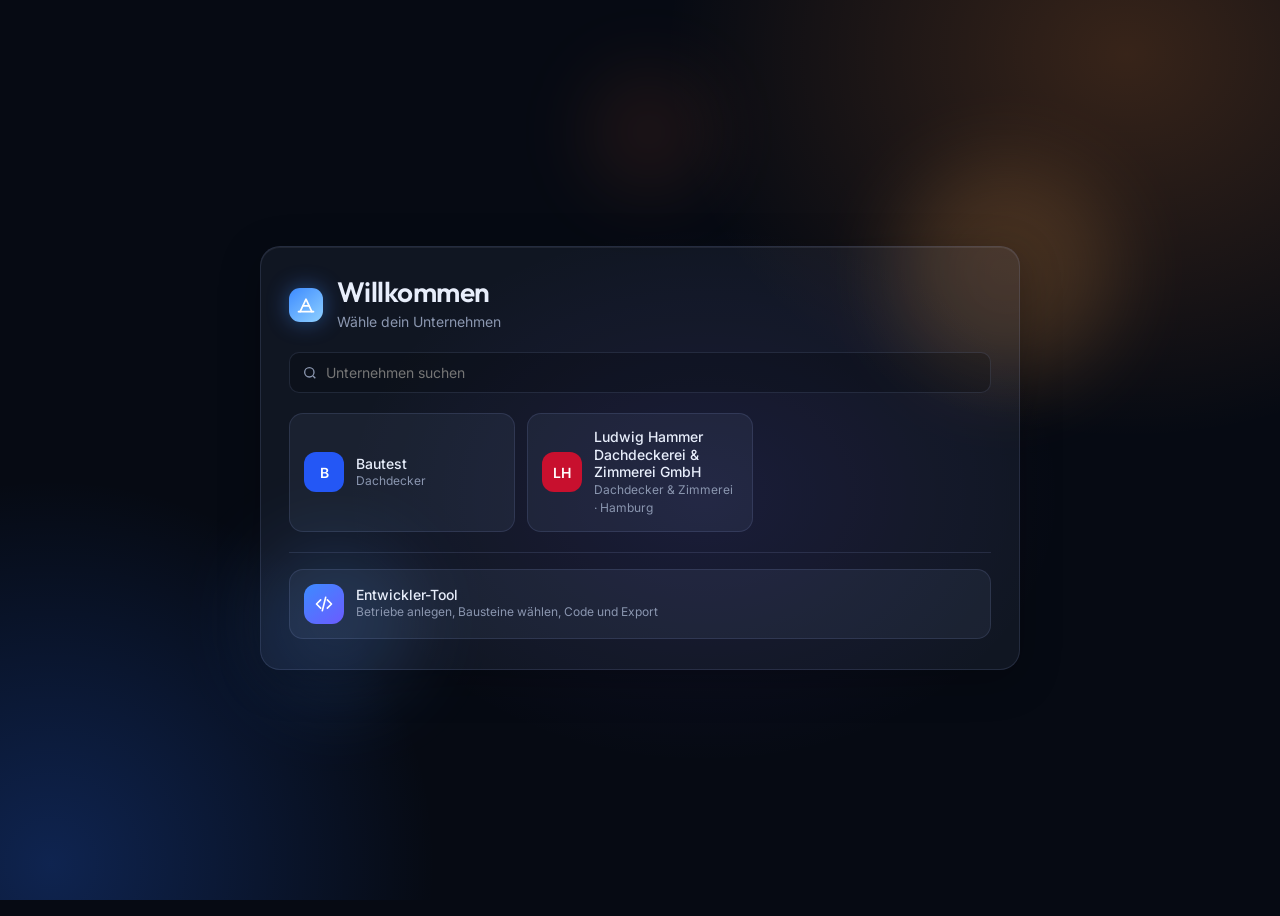
<file: docs/studio/index.html>
<title>Richtwerk Studio</title>
<meta name="claude:viewport-fit-sides" content="cover">
<link rel="preconnect" href="https://fonts.googleapis.com">
<link rel="stylesheet" href="https://fonts.googleapis.com/css2?family=Outfit:wght@400;500;600;700&family=Inter:wght@400;500;600&family=JetBrains+Mono:wght@400;500&display=swap">
<style>
/* Layout: dunkles Glas-Cockpit. Einklappbare Seitenleiste links, Arbeitsfläche rechts; im Studio oben Live-Vorschau, unten Code. */
:root{
  color-scheme:dark;
  --bg:#060a13;
  --ink:#e8eefb;
  --muted:#8b97b0;
  --faint:#5b6680;
  --glass:rgba(150,175,230,.075);
  --glass-hi:rgba(170,195,245,.13);
  --line:rgba(170,195,255,.13);
  --accent:#3d8bff;
  --accent-2:#8fd0ff;
  --accent-ink:#ffffff;
  --warm:#ff9a3d;
  --good:#3fd69a;
  --warn:#ffc44d;
  --bad:#ff6b7a;
  --code-bg:rgba(5,9,18,.72);
  --t-k:#c792ff;--t-s:#9fe6a0;--t-n:#ffb46b;--t-c:#5f6b85;--t-p:#7fc8ff;
  --f-display:"Outfit",ui-sans-serif,system-ui,sans-serif;
  --f-body:"Inter",ui-sans-serif,system-ui,-apple-system,"Segoe UI",sans-serif;
  --f-mono:"JetBrains Mono",ui-monospace,SFMono-Regular,Menlo,Consolas,monospace;
  --r-lg:20px;--r-md:14px;--r-sm:10px;
}
*{box-sizing:border-box}
html,body{min-height:100%}
body{background:var(--bg);color:var(--ink);font:14px/1.5 var(--f-body);-webkit-font-smoothing:antialiased}
.ambient{position:fixed;inset:0;z-index:0;pointer-events:none;overflow:hidden;background:
  radial-gradient(60vmax 50vmax at 88% 6%,rgba(255,140,50,.20),transparent 60%),
  radial-gradient(50vmax 50vmax at 4% 96%,rgba(40,110,255,.26),transparent 60%),
  radial-gradient(40vmax 30vmax at 55% 55%,rgba(120,90,255,.10),transparent 70%),var(--bg)}
.ambient i{position:absolute;border-radius:50%;filter:blur(40px);opacity:.5;animation:drift 26s ease-in-out infinite alternate}
.ambient i:nth-child(1){width:220px;height:220px;left:70%;top:18%;background:rgba(255,170,80,.35)}
.ambient i:nth-child(2){width:160px;height:160px;left:20%;top:60%;background:rgba(80,150,255,.35);animation-duration:32s}
.ambient i:nth-child(3){width:120px;height:120px;left:46%;top:8%;background:rgba(255,120,60,.22);animation-duration:22s}
@keyframes drift{to{transform:translate(-60px,40px) scale(1.15)}}
@media (prefers-reduced-motion:reduce){.ambient i{animation:none}}

.shell{position:relative;z-index:1;display:grid;grid-template-columns:236px minmax(0,1fr);gap:16px;min-height:100vh;
  padding-block:16px;padding-left:max(16px,env(safe-area-inset-left,0px));padding-right:max(16px,env(safe-area-inset-right,0px));transition:grid-template-columns .25s}
.shell.mini{grid-template-columns:72px minmax(0,1fr)}
.glass{background:var(--glass);border:1px solid var(--line);border-radius:var(--r-lg);
  -webkit-backdrop-filter:blur(22px) saturate(150%);backdrop-filter:blur(22px) saturate(150%);
  box-shadow:inset 0 1px 0 rgba(255,255,255,.07),0 10px 40px rgba(0,0,0,.25)}

/* Seitenleiste */
.side{position:sticky;top:16px;align-self:start;height:calc(100vh - 32px);display:flex;flex-direction:column;gap:6px;padding:16px 12px}
.brand{display:flex;align-items:center;gap:10px;padding:2px 6px 14px;position:relative}
.mark{flex:none;width:34px;height:34px;border-radius:11px;display:grid;place-items:center;background:linear-gradient(140deg,var(--accent),var(--accent-2));box-shadow:0 0 22px rgba(61,139,255,.45)}
.mark svg{width:20px;height:20px;color:#fff}
.brand b{font:600 19px/1 var(--f-display);letter-spacing:-.01em}
.brand small{display:block;font-size:11px;color:var(--muted);letter-spacing:.06em;text-transform:uppercase;margin-top:3px}
.collapse{position:absolute;right:-24px;top:6px;width:24px;height:24px;border-radius:50%;border:1px solid var(--line);background:#111a2c;color:var(--ink);display:grid;place-items:center;cursor:pointer}
.collapse svg{width:14px;height:14px;transition:transform .25s}
.mini .collapse svg{transform:rotate(180deg)}
.search{display:flex;align-items:center;gap:8px;border:1px solid var(--line);border-radius:var(--r-sm);padding:7px 10px;color:var(--muted);margin-bottom:8px;background:rgba(0,0,0,.15)}
.search input{all:unset;flex:1;min-width:0;color:var(--ink);font-size:13px}
.search svg{width:15px;height:15px;flex:none}
.group{font-size:10.5px;letter-spacing:.12em;text-transform:uppercase;color:var(--faint);padding:10px 10px 4px}
.nav a{display:flex;align-items:center;gap:11px;padding:9px 11px;border-radius:11px;color:var(--muted);text-decoration:none;font-weight:500;position:relative}
.nav a svg{width:18px;height:18px;flex:none}
.nav a:hover{color:var(--ink);background:var(--glass-hi)}
.nav a.on{color:#fff;background:linear-gradient(120deg,var(--accent),#2a6fe0);box-shadow:0 6px 20px rgba(61,139,255,.35)}
.nav a .count{margin-left:auto;font-size:11px;background:rgba(255,255,255,.12);border-radius:99px;padding:0 7px}
.side-foot{margin-top:auto;display:grid;gap:10px}
.plan{padding:12px;border-radius:var(--r-md);background:rgba(61,139,255,.12);border:1px solid rgba(61,139,255,.3)}
.plan b{font-size:12.5px}.plan p{margin:2px 0 8px;font-size:11.5px;color:var(--muted)}
.bar{height:5px;border-radius:9px;background:rgba(255,255,255,.1);overflow:hidden}.bar i{display:block;height:100%;background:linear-gradient(90deg,var(--accent),var(--accent-2))}
.me{display:flex;align-items:center;gap:10px;padding:8px;border-radius:var(--r-md);border:1px solid var(--line)}
.av{flex:none;width:32px;height:32px;border-radius:50%;display:grid;place-items:center;font-weight:600;font-size:12px;background:linear-gradient(140deg,var(--accent),#6b5bff);color:#fff}
.me b{display:block;font-size:12.5px}.me span{font-size:11px;color:var(--muted)}
.mini .hide-mini{display:none!important}
.mini .nav a{justify-content:center;padding:10px}
.mini .brand{justify-content:center;padding-inline:0}
.mini .search{justify-content:center}
.mini .nav a[data-tip]:hover::after{content:attr(data-tip);position:absolute;left:58px;white-space:nowrap;background:#f2f6ff;color:#0b1220;font-size:12px;padding:4px 10px;border-radius:8px;z-index:5}

/* Arbeitsfläche */
.main{min-width:0;display:flex;flex-direction:column;gap:16px}
.top{display:flex;align-items:center;gap:12px;flex-wrap:wrap;padding:14px 18px}
.top h1{margin:0;font:600 24px/1.1 var(--f-display);letter-spacing:-.015em;text-wrap:balance}
.top .sub{color:var(--muted);font-size:12.5px;margin-top:3px}
.top .right{margin-left:auto;display:flex;gap:8px;flex-wrap:wrap;align-items:center}
.btn{display:inline-flex;align-items:center;gap:7px;border:1px solid var(--line);background:var(--glass-hi);color:var(--ink);border-radius:var(--r-sm);padding:8px 13px;font:500 13px var(--f-body);cursor:pointer;text-decoration:none}
.btn:hover{border-color:rgba(170,195,255,.3)}
.btn svg{width:15px;height:15px}
.btn.pri{background:linear-gradient(120deg,var(--accent),#2a6fe0);border-color:transparent;color:var(--accent-ink);box-shadow:0 6px 18px rgba(61,139,255,.3)}
.btn.danger{color:var(--bad)}
.btn.ghost{background:transparent}
.btn:disabled{opacity:.45;cursor:not-allowed}
:focus-visible{outline:2px solid var(--accent-2);outline-offset:2px}
select.pick,.field input,.field select,.field textarea{background:rgba(0,0,0,.25);border:1px solid var(--line);color:var(--ink);border-radius:var(--r-sm);padding:8px 10px;font:inherit;min-width:0}
select.pick{padding:7px 10px;max-width:100%;min-width:0}
.top>div:first-child{min-width:0}.top .right{min-width:0;max-width:100%}
.status-line{font-size:12px;color:var(--muted);display:flex;align-items:center;gap:6px}
.dot{width:7px;height:7px;border-radius:50%;background:var(--good);box-shadow:0 0 8px var(--good)}
.dot.warn{background:var(--warn);box-shadow:0 0 8px var(--warn)}

.view{display:none;flex-direction:column;gap:16px}
.view.on{display:flex}
.grid-3{display:grid;grid-template-columns:repeat(3,minmax(0,1fr));gap:16px}
.grid-2{display:grid;grid-template-columns:minmax(0,1.7fr) minmax(0,1fr);gap:16px}
.card{padding:18px}
.card h2{margin:0 0 2px;font:600 15px var(--f-display)}
.card .hint{color:var(--muted);font-size:12px}
.stat{display:flex;flex-direction:column;gap:12px}
.stat .lab{display:flex;align-items:center;gap:10px;color:var(--muted);font-size:12.5px}
.ic{width:28px;height:28px;border-radius:9px;display:grid;place-items:center}
.ic svg{width:15px;height:15px}
.stat .val{font:600 30px/1 var(--f-display);font-variant-numeric:tabular-nums;letter-spacing:-.02em}
.stat .val small{font-size:12px;color:var(--good);font-family:var(--f-body);font-weight:500;margin-left:6px;letter-spacing:0}
.chart-head{display:flex;justify-content:space-between;gap:10px;align-items:flex-start;margin-bottom:14px}
.chip{display:inline-flex;align-items:center;gap:5px;font-size:11.5px;border-radius:99px;padding:3px 9px;border:1px solid var(--line);color:var(--muted);white-space:nowrap}
.chip.good{color:var(--good);border-color:rgba(63,214,154,.35);background:rgba(63,214,154,.08)}
.chip.warn{color:var(--warn);border-color:rgba(255,196,77,.35);background:rgba(255,196,77,.08)}
.chip.blue{color:var(--accent-2);border-color:rgba(61,139,255,.4);background:rgba(61,139,255,.1)}
.bars{display:grid;grid-auto-flow:column;grid-auto-columns:minmax(0,1fr);gap:10px;align-items:end;height:190px;position:relative;padding-top:8px;
  background:repeating-linear-gradient(to top,transparent 0 46px,rgba(255,255,255,.05) 46px 47px)}
.bars .b{display:flex;flex-direction:column;align-items:center;gap:6px;height:100%;justify-content:flex-end;min-width:0}
.bars .col{width:100%;max-width:46px;border-radius:9px 9px 4px 4px;background:linear-gradient(to top,rgba(61,139,255,.35),var(--accent));box-shadow:0 0 18px rgba(61,139,255,.25);transition:height .5s;min-height:3px}
.bars .b.top .col{background:linear-gradient(to top,var(--accent),#dff1ff)}
.bars .n{font-size:11px;color:var(--ink);font-variant-numeric:tabular-nums}
.bars-x{display:grid;grid-auto-flow:column;grid-auto-columns:minmax(0,1fr);gap:10px;margin-top:8px}
.bars-x span{font-size:10.5px;color:var(--muted);text-align:center;overflow:hidden;text-overflow:ellipsis;white-space:nowrap}
.donut{display:grid;place-items:center;padding:6px 0}
.donut svg{width:170px;height:170px;max-width:100%}
.donut-num{font:600 30px var(--f-display);fill:var(--ink)}
.donut-sub{font-size:11px;fill:var(--muted)}
.list{display:flex;flex-direction:column}
.li{display:flex;align-items:center;gap:12px;padding:11px 4px;border-top:1px solid var(--line)}
.li:first-child{border-top:0}
.li .swatch{width:30px;height:30px;border-radius:9px;display:grid;place-items:center;font-weight:600;font-size:11.5px;color:#fff;flex:none}
.li .t{min-width:0;flex:1}.li .t b{display:block;font-weight:500;white-space:nowrap;overflow:hidden;text-overflow:ellipsis}.li .t span{font-size:12px;color:var(--muted)}
.li .amt{font-variant-numeric:tabular-nums;font-weight:500;white-space:nowrap}
button.li{all:unset;display:flex;align-items:center;gap:12px;padding:11px 10px;border-top:1px solid var(--line);cursor:pointer;border-radius:10px}
button.li:hover{background:var(--glass-hi)}
button.li.on{background:rgba(61,139,255,.16);border-color:transparent}

/* Kunden */
.k-layout{display:grid;grid-template-columns:minmax(0,300px) minmax(0,1fr);gap:16px;align-items:start}
.form{display:grid;grid-template-columns:repeat(2,minmax(0,1fr));gap:14px}
.field{display:flex;flex-direction:column;gap:6px;min-width:0}
.field label{font-size:11.5px;color:var(--muted);letter-spacing:.04em;text-transform:uppercase}
.field.wide{grid-column:1/-1}
.colors{display:flex;gap:8px;flex-wrap:wrap;align-items:center}
.colors button{width:28px;height:28px;border-radius:50%;border:2px solid transparent;cursor:pointer}
.colors button.on{border-color:#fff;box-shadow:0 0 0 2px rgba(255,255,255,.2)}
.colors input[type=color]{width:34px;height:30px;padding:0;border:0;background:none;cursor:pointer}
.mods{display:grid;grid-template-columns:repeat(auto-fill,minmax(190px,1fr));gap:10px}
.mod{display:flex;gap:10px;align-items:flex-start;padding:11px;border-radius:var(--r-md);border:1px solid var(--line);cursor:pointer;background:rgba(0,0,0,.12)}
.mod input{margin-top:3px;accent-color:var(--accent)}
.mod b{display:block;font-weight:500;font-size:13px}.mod span{font-size:11.5px;color:var(--muted)}
.mod:has(input:checked){border-color:rgba(61,139,255,.55);background:rgba(61,139,255,.1)}
.sum{display:flex;gap:18px;flex-wrap:wrap;padding:12px 14px;border-radius:var(--r-md);background:rgba(0,0,0,.2);border:1px solid var(--line)}
.sum div{display:flex;flex-direction:column}.sum span{font-size:11.5px;color:var(--muted)}.sum b{font:600 18px var(--f-display);font-variant-numeric:tabular-nums}
.row{display:flex;gap:8px;align-items:center;flex-wrap:wrap}
.spacer{flex:1}

/* Studio */
.studio{display:grid;grid-template-rows:auto auto;gap:16px}
.preview-wrap{padding:12px}
.pv-bar{display:flex;align-items:center;gap:8px;flex-wrap:wrap;padding:2px 4px 10px}
.seg{display:inline-flex;border:1px solid var(--line);border-radius:var(--r-sm);overflow:hidden}
.seg button{all:unset;cursor:pointer;padding:6px 10px;display:flex;gap:6px;align-items:center;font-size:12.5px;color:var(--muted)}
.seg button svg{width:14px;height:14px}
.seg button.on{background:var(--glass-hi);color:var(--ink)}
.stage{display:flex;justify-content:center;border-radius:var(--r-md);background:rgba(0,0,0,.25);padding:14px;overflow:hidden}
.stage iframe{border:0;width:100%;height:clamp(520px,74vh,860px);border-radius:12px;background:#fff;transition:width .3s}
.preview-wrap.full{position:fixed;inset:0;z-index:40;border-radius:0;overflow:auto;background:#060a13;padding-top:calc(12px + env(safe-area-inset-top,0px))}
.preview-wrap.full .stage iframe{height:calc(100vh - 120px)}
.stage.phone iframe{width:390px;max-width:100%;height:640px;border-radius:28px;box-shadow:0 0 0 8px #151c2c,0 0 0 9px var(--line)}
.editor{overflow:hidden;display:flex;flex-direction:column;background:var(--code-bg)}
.ed-bar{display:flex;align-items:center;gap:10px;padding:10px 14px;border-bottom:1px solid var(--line);flex-wrap:wrap}
.lights{display:flex;gap:6px}.lights i{width:11px;height:11px;border-radius:50%;background:#ff5f57}.lights i:nth-child(2){background:#febc2e}.lights i:nth-child(3){background:#28c840}
.tabs{display:flex;gap:4px}
.tabs button{all:unset;cursor:pointer;font:12.5px var(--f-mono);padding:5px 11px;border-radius:8px;color:var(--muted);border:1px solid transparent}
.tabs button.on{color:var(--ink);background:rgba(255,255,255,.07);border-color:var(--line)}
.code-scroll{display:flex;overflow:auto;max-height:420px;min-height:260px;font:13px/1.65 var(--f-mono);tab-size:2}
.gutter{position:sticky;left:0;z-index:2;flex:none;padding:12px 10px 12px 14px;text-align:right;color:var(--faint);user-select:none;background:rgba(5,9,18,.96);white-space:pre;min-width:44px}
.code-area{position:relative;flex:1;min-width:max-content}
.code-area pre,.code-area textarea{margin:0;padding:12px 18px 12px 12px;font:inherit;white-space:pre;tab-size:2;letter-spacing:0;border:0}
.code-area pre{color:var(--ink);pointer-events:none;min-height:100%}
.code-area textarea{position:absolute;inset:0;width:100%;height:100%;resize:none;background:transparent;color:transparent;caret-color:var(--accent-2);outline:none;overflow:hidden}
.code-area textarea::selection{background:rgba(61,139,255,.35)}
.t-k{color:var(--t-k)}.t-s{color:var(--t-s)}.t-n{color:var(--t-n)}.t-c{color:var(--t-c);font-style:italic}.t-p{color:var(--t-p)}
.ed-foot{display:flex;gap:12px;align-items:center;padding:8px 14px;border-top:1px solid var(--line);font:11.5px var(--f-mono);color:var(--muted);flex-wrap:wrap}
.api{font:12px/1.6 var(--f-mono);color:var(--muted)}
.api code{color:var(--accent-2)}

/* Bausteine */
.cat{display:grid;grid-template-columns:repeat(auto-fill,minmax(250px,1fr));gap:16px}
.cat .card{display:flex;flex-direction:column;gap:10px}
.cat .head{display:flex;gap:12px;align-items:center}
.price{display:flex;align-items:center;gap:8px;margin-top:auto}
.price input{width:80px;background:rgba(0,0,0,.25);border:1px solid var(--line);color:var(--ink);border-radius:8px;padding:6px 8px;font:inherit;font-variant-numeric:tabular-nums}
.use{font-size:12px;color:var(--muted)}

.empty{padding:28px;text-align:center;color:var(--muted)}
.toast{position:fixed;left:50%;bottom:calc(24px + env(safe-area-inset-bottom,0px));transform:translateX(-50%) translateY(20px);opacity:0;background:#eef4ff;color:#0b1220;padding:10px 16px;border-radius:12px;font-weight:500;z-index:50;transition:.25s;pointer-events:none}
.toast.show{opacity:1;transform:translateX(-50%)}
.note{font-size:12px;color:var(--muted)}
.tag-ex{font-size:10.5px;letter-spacing:.06em;text-transform:uppercase;color:var(--warm);border:1px solid rgba(255,154,61,.4);border-radius:6px;padding:1px 6px;margin-left:6px}

.pers-row{display:grid;grid-template-columns:minmax(0,1.2fr) minmax(0,1.2fr) minmax(0,1fr) auto;gap:8px;align-items:center}
.pers-row input,.pers-row select{background:rgba(0,0,0,.25);border:1px solid var(--line);color:var(--ink);border-radius:var(--r-sm);padding:8px 10px;font:inherit;min-width:0}
@media (max-width:820px){.pers-row{grid-template-columns:minmax(0,1fr) minmax(0,1fr)}}
/* Startseite (Portal) und Betriebs-Ansicht */
body:not(.open) .shell{display:none}
body.open #portal{display:none}
#portal{position:relative;z-index:1;min-height:100vh;display:grid;place-items:center;padding-block:28px;padding-left:max(16px,env(safe-area-inset-left,0px));padding-right:max(16px,env(safe-area-inset-right,0px))}
.pt-card{width:min(760px,100%);padding:30px 28px;display:flex;flex-direction:column;gap:20px}
.pt-head{display:flex;align-items:center;gap:14px}
.pt-head h1{margin:0;font:600 28px/1.1 var(--f-display);letter-spacing:-.02em}
.pt-head p{margin:3px 0 0;color:var(--muted)}
.pt-grid{display:grid;grid-template-columns:repeat(auto-fill,minmax(210px,1fr));gap:12px}
.pt-tile{all:unset;box-sizing:border-box;cursor:pointer;display:flex;gap:12px;align-items:center;padding:14px;border-radius:var(--r-md);border:1px solid var(--line);background:var(--glass)}
.pt-tile:hover{background:var(--glass-hi);border-color:rgba(170,195,255,.3)}
.pt-tile:focus-visible{outline:2px solid var(--accent-2);outline-offset:2px}
.pt-tile .swatch{width:40px;height:40px;border-radius:12px;display:grid;place-items:center;font-weight:600;color:#fff;flex:none}
.pt-tile b{display:block;font-weight:500;line-height:1.25}
.pt-tile span.sm{font-size:12px;color:var(--muted)}
.pt-dev{border-top:1px solid var(--line);padding-top:16px}
.pt-search{display:flex;gap:8px;align-items:center;border:1px solid var(--line);border-radius:var(--r-sm);padding:9px 12px;color:var(--muted);background:rgba(0,0,0,.2)}
.pt-search input{all:unset;flex:1;min-width:0;color:var(--ink)}
.pt-search svg{width:16px;height:16px;flex:none}
#company{position:fixed;inset:0;z-index:30;display:none;flex-direction:column;background:var(--bg)}
#company.on{display:flex}
#company-back{position:absolute;right:calc(12px + env(safe-area-inset-right,0px));bottom:calc(12px + env(safe-area-inset-bottom,0px));z-index:5;width:38px;height:38px;border-radius:50%;border:1px solid rgba(255,255,255,.18);background:rgba(10,15,28,.62);color:#fff;display:grid;place-items:center;cursor:pointer;opacity:.5;transition:opacity .2s;-webkit-backdrop-filter:blur(8px);backdrop-filter:blur(8px)}
#company-back:hover,#company-back:focus-visible{opacity:1}
#company iframe{flex:1;min-height:0;border:0;width:100%;background:#fff}
@media (max-width:1100px){.grid-2{grid-template-columns:minmax(0,1fr)}.k-layout{grid-template-columns:minmax(0,1fr)}}
@media (max-width:820px){
  .shell,.shell.mini{grid-template-columns:minmax(0,1fr);padding-bottom:calc(92px + env(safe-area-inset-bottom,0px))}
  .side{position:fixed;top:auto;bottom:calc(10px + env(safe-area-inset-bottom,0px));left:max(10px,env(safe-area-inset-left,0px));right:max(10px,env(safe-area-inset-right,0px));height:auto;flex-direction:row;padding:6px;z-index:20;background:rgba(14,20,34,.85)}
  .side .brand,.side .search,.side .group,.side-foot,.collapse{display:none}
  .nav{display:flex;flex:1;justify-content:space-around}
  .nav a{flex-direction:column;gap:2px;font-size:10.5px;padding:7px 6px}
  .nav a .count{display:none}
  .grid-3{grid-template-columns:minmax(0,1fr)}
  .form{grid-template-columns:minmax(0,1fr)}
  .top h1{font-size:20px}
  .stage{padding:8px}.stage.phone iframe{box-shadow:none;border-radius:16px}
}
/* Weichere Übergänge, ruhigere Flächen */
:root{--ease:cubic-bezier(.2,.7,.2,1)}
@keyframes rw-rise{from{opacity:0;transform:translateY(12px)}to{opacity:1;transform:none}}
@keyframes rw-fade{from{opacity:0}to{opacity:1}}
@keyframes rw-pop{from{opacity:0;transform:scale(.985)}to{opacity:1;transform:none}}
.view.on{animation:rw-rise .45s var(--ease) both}
.view.on>*{animation:rw-rise .5s var(--ease) both}
.view.on>*:nth-child(2){animation-delay:.05s}.view.on>*:nth-child(3){animation-delay:.1s}.view.on>*:nth-child(4){animation-delay:.15s}.view.on>*:nth-child(n+5){animation-delay:.2s}
body:not(.open) #portal{animation:rw-fade .6s var(--ease) both}
#portal .pt-tile{animation:rw-rise .55s var(--ease) both}
#portal .pt-tile:nth-child(2){animation-delay:.06s}#portal .pt-tile:nth-child(3){animation-delay:.12s}#portal .pt-tile:nth-child(4){animation-delay:.18s}#portal .pt-tile:nth-child(n+5){animation-delay:.24s}
#company.on{animation:rw-pop .45s var(--ease) both}
button,a,.pt-tile,.nav a,.card,.panel,select,input,textarea,summary{transition:background-color .22s var(--ease),color .22s var(--ease),border-color .22s var(--ease),box-shadow .28s var(--ease),transform .22s var(--ease),opacity .22s var(--ease)}
.pt-tile:hover{transform:translateY(-3px)}
button:active{transform:scale(.98)}
@media (max-width:720px){input,select,textarea{font-size:16px}}
@media (prefers-reduced-motion:reduce){*,*::before,*::after{animation-duration:.01ms!important;animation-delay:0s!important;transition-duration:.01ms!important}}
</style>

<div class="ambient" aria-hidden="true"><i></i><i></i><i></i></div>

<div id="portal">
  <div class="pt-card glass">
    <div class="pt-head"><span class="mark"><svg viewBox="0 0 24 24" fill="none" stroke="currentColor" stroke-width="2" stroke-linecap="round" stroke-linejoin="round"><path d="M3 20h18"/><path d="M5 20 12 5l7 15"/><path d="M8.5 13h7"/></svg></span><div><h1>Willkommen</h1><p>Wähle dein Unternehmen</p></div></div>
    <label class="pt-search"><svg viewBox="0 0 24 24" fill="none" stroke="currentColor" stroke-width="2"><circle cx="11" cy="11" r="7"/><path d="m20 20-3.5-3.5"/></svg><input id="pt-suche" placeholder="Unternehmen suchen" aria-label="Unternehmen suchen" autocomplete="off"></label>
    <div class="pt-grid" id="pt-grid"></div>
    <div class="pt-dev"><button class="pt-tile" id="pt-dev" type="button" style="width:100%"><span class="swatch" style="background:linear-gradient(140deg,var(--accent),#6b5bff)"><svg viewBox="0 0 24 24" width="20" height="20" fill="none" stroke="currentColor" stroke-width="2" stroke-linecap="round" stroke-linejoin="round"><path d="m8 7-5 5 5 5M16 7l5 5-5 5M14 4l-4 16"/></svg></span><span><b>Entwickler-Tool</b><span class="sm">Betriebe anlegen, Bausteine wählen, Code und Export</span></span></button></div>
  </div>
</div>
<div id="company"><button id="company-back" type="button" aria-label="Zurück zur Startseite" title="Zurück zur Startseite"><svg viewBox="0 0 24 24" width="18" height="18" fill="none" stroke="currentColor" stroke-width="2.4" stroke-linecap="round" stroke-linejoin="round"><path d="M3 11 12 4l9 7"/><path d="M5 10v10h14V10"/></svg></button><iframe id="company-frame" title="Betriebs-App" sandbox="allow-scripts allow-forms"></iframe></div>
<div class="shell" id="shell">
  <aside class="side glass" aria-label="Navigation">
    <div class="brand">
      <span class="mark"><svg viewBox="0 0 24 24" fill="none" stroke="currentColor" stroke-width="2" stroke-linecap="round" stroke-linejoin="round"><path d="M3 20h18"/><path d="M5 20 12 5l7 15"/><path d="M8.5 13h7"/></svg></span>
      <div class="hide-mini"><b>Richtwerk</b><small>Studio</small></div>
      <button class="collapse" id="collapse" aria-label="Seitenleiste ein- oder ausklappen"><svg viewBox="0 0 24 24" fill="none" stroke="currentColor" stroke-width="2.4" stroke-linecap="round"><path d="m15 6-6 6 6 6"/></svg></button>
    </div>
    <label class="search"><svg viewBox="0 0 24 24" fill="none" stroke="currentColor" stroke-width="2"><circle cx="11" cy="11" r="7"/><path d="m20 20-3.5-3.5"/></svg><input id="suche" class="hide-mini" placeholder="Kunde suchen" aria-label="Kunde suchen"></label>
    <div class="group hide-mini">Werkstatt</div>
    <nav class="nav" id="nav"></nav>
    <div class="side-foot hide-mini">
      <div class="plan"><b>Speicher</b><p id="speicher-text">Verbinde …</p><div class="bar"><i id="speicher-bar" style="width:0%"></i></div></div>
      <div class="me"><span class="av">TD</span><div><b>Til Däfler</b><span>Entwickler</span></div></div>
    </div>
  </aside>

  <main class="main">
    <header class="top glass">
      <div><h1 id="titel">Übersicht</h1><div class="sub" id="untertitel"></div></div>
      <div class="right">
        <span class="status-line" id="sync"><span class="dot warn"></span>Lade Daten</span>
        <select class="pick" id="kunde-wahl" aria-label="Aktiver Kunde"></select>
        <button class="btn pri" id="neu"><svg viewBox="0 0 24 24" fill="none" stroke="currentColor" stroke-width="2.4" stroke-linecap="round"><path d="M12 5v14M5 12h14"/></svg>Neuer Kunde</button>
      </div>
    </header>

    <!-- Übersicht -->
    <section class="view" id="v-uebersicht">
      <div class="grid-3" id="stats"></div>
      <div class="grid-2">
        <div class="card glass">
          <div class="chart-head"><div><h2>Bausteine im Einsatz</h2><div class="hint">Wie viele Kunden jeden Baustein nutzen</div></div><span class="chip blue" id="chip-mods"></span></div>
          <div class="bars" id="bars"></div><div class="bars-x" id="bars-x"></div>
        </div>
        <div class="card glass">
          <div class="chart-head"><div><h2>Live-Quote</h2><div class="hint">Kunden, deren App schon läuft</div></div></div>
          <div class="donut" id="donut"></div>
        </div>
      </div>
      <div class="card glass"><div class="chart-head"><div><h2>Kunden</h2><div class="hint">Antippen öffnet den Kunden</div></div></div><div class="list" id="ov-list"></div></div>
    </section>

    <!-- Kunden -->
    <section class="view" id="v-kunden">
      <div class="k-layout">
        <div class="card glass"><h2>Alle Kunden</h2><div class="hint" style="margin-bottom:8px">Status und Monatspauschale</div><div class="list" id="k-list"></div></div>
        <div class="card glass" id="k-edit"></div>
      </div>
    </section>

    <!-- Studio -->
    <section class="view" id="v-studio">
      <div class="studio">
        <div class="preview-wrap glass">
          <div class="pv-bar">
            <b style="font:600 14px var(--f-display)" id="pv-name"></b>
            <span class="chip" id="pv-chip"></span>
            <span class="spacer"></span>
            <div class="seg" role="group" aria-label="Gerät">
              <button id="dev-desk" class="on"><svg viewBox="0 0 24 24" fill="none" stroke="currentColor" stroke-width="2"><rect x="3" y="4" width="18" height="12" rx="2"/><path d="M8 20h8M12 16v4"/></svg>Desktop</button>
              <button id="dev-phone"><svg viewBox="0 0 24 24" fill="none" stroke="currentColor" stroke-width="2"><rect x="7" y="2" width="10" height="20" rx="2.5"/><path d="M11 18h2"/></svg>Handy</button>
            </div>
            <button class="btn" id="pv-full" type="button" aria-pressed="false"><svg viewBox="0 0 24 24" fill="none" stroke="currentColor" stroke-width="2" stroke-linecap="round" stroke-linejoin="round"><path d="M4 9V4h5M20 9V4h-5M4 15v5h5M20 15v5h-5"/></svg><span id="pv-full-t">Vollbild</span></button>
            <button class="btn" id="pv-reload"><svg viewBox="0 0 24 24" fill="none" stroke="currentColor" stroke-width="2" stroke-linecap="round"><path d="M20 11a8 8 0 1 0-2.3 5.7"/><path d="M20 4v7h-7"/></svg>Neu laden</button>
          </div>
          <div class="stage" id="stage"><iframe id="preview" title="Vorschau der Kunden-App" sandbox="allow-scripts allow-forms"></iframe></div>
        </div>
        <div class="editor glass">
          <div class="ed-bar">
            <div class="lights" aria-hidden="true"><i></i><i></i><i></i></div>
            <div class="tabs" role="tablist"><button class="on" data-tab="js">anpassung.js</button><button data-tab="css">anpassung.css</button></div>
            <span class="spacer"></span>
            <label class="note" style="display:flex;gap:6px;align-items:center"><input type="checkbox" id="auto" checked style="accent-color:var(--accent)">Live-Vorschau</label>
            <button class="btn ghost" id="run"><svg viewBox="0 0 24 24" fill="currentColor"><path d="M7 4v16l13-8z"/></svg>Ausführen</button>
          </div>
          <div class="code-scroll" id="code-scroll">
            <div class="gutter" id="gutter">1</div>
            <div class="code-area"><pre id="hl" aria-hidden="true"></pre><textarea id="code" spellcheck="false" autocapitalize="off" autocomplete="off" aria-label="Code für diesen Kunden"></textarea></div>
          </div>
          <div class="ed-foot"><span id="pos">Zeile 1, Spalte 1</span><span id="savestate">gespeichert</span><span class="spacer"></span><span class="api">In deinem Code: <code>app.hinweis(text)</code> <code>app.toast(text)</code> <code>app.zeige("auftraege")</code> <code>app.firma</code></span></div>
        </div>
      </div>
    </section>

    <!-- Bausteine -->
    <section class="view" id="v-bausteine">
      <div class="card glass"><div class="row"><div><h2>Grundpaket</h2><div class="hint">Gilt für jeden Kunden: Start-Seite, Logo, Farben, Support</div></div><span class="spacer"></span>
        <div class="price"><input id="grund" type="number" min="0" step="1" aria-label="Grundpaket Euro pro Monat"><span class="note">€ / Monat</span></div>
        <div class="price"><input id="einr" type="number" min="0" step="10" aria-label="Einrichtung Euro einmalig"><span class="note">€ Einrichtung</span></div></div></div>
      <div class="cat" id="cat"></div>
      <p class="note">Die Startpreise sind frei gewählt. Trag hier deine echten Preise ein, alle Summen rechnen sich sofort neu.</p>
    </section>

    <!-- Export -->
    <section class="view" id="v-export">
      <div class="grid-3">
        <div class="card glass" style="display:flex;flex-direction:column;gap:10px"><h2>Kunden-App herunterladen</h2><p class="hint">Eine einzelne HTML-Datei mit allen Bausteinen, Farben und deinem Code. Läuft im Browser auf jedem Handy und PC.</p><button class="btn pri" id="dl-app" style="margin-top:auto">App-Datei speichern</button></div>
        <div class="card glass" style="display:flex;flex-direction:column;gap:10px"><h2>Alles sichern</h2><p class="hint">Alle Kunden, Preise und Anpassungen als JSON. Gut als Backup oder zum Umziehen.</p><button class="btn" id="dl-json" style="margin-top:auto">Sicherung speichern</button></div>
        <div class="card glass" style="display:flex;flex-direction:column;gap:10px"><h2>Sicherung einspielen</h2><p class="hint">Liest eine Sicherung ein. Kunden mit gleicher Kennung werden überschrieben.</p><label class="btn" style="margin-top:auto;justify-content:center">Datei wählen<input type="file" id="ul-json" accept=".json,application/json" hidden></label></div>
      </div>
      <div class="card glass"><h2>So kommt die App zum Kunden</h2>
        <ol class="hint" style="line-height:1.8;margin:8px 0 0;padding-left:18px">
          <li>Kunden in „Kunden“ anlegen, Bausteine wählen, Farbe setzen.</li>
          <li>Sonderwünsche im „Studio“ als Code ergänzen und in der Vorschau prüfen.</li>
          <li>App-Datei speichern und beim Kunden hochladen oder per Link bereitstellen.</li>
          <li>Auf dem Handy im Browser öffnen und „Zum Home-Bildschirm“ wählen.</li>
        </ol></div>
    </section>
  </main>
</div>
<div class="toast" id="toast" role="status"></div>

<script>
const $=s=>document.querySelector(s);
const esc=s=>String(s??"").replace(/[&<>"']/g,c=>({"&":"&amp;","<":"&lt;",">":"&gt;",'"':"&quot;","'":"&#39;"}[c]));
const eur=n=>new Intl.NumberFormat("de-DE",{style:"currency",currency:"EUR",maximumFractionDigits:0}).format(n||0);
const I={
  home:'<path d="M3 11 12 4l9 7"/><path d="M5 10v10h14V10"/>',
  users:'<circle cx="9" cy="8" r="3.5"/><path d="M2.5 20c.8-3.5 3.4-5.5 6.5-5.5s5.7 2 6.5 5.5"/><path d="M16 4.5a3.5 3.5 0 0 1 0 7M18 14.8c2 .7 3.2 2.5 3.6 5.2"/>',
  code:'<path d="m8 7-5 5 5 5M16 7l5 5-5 5M14 4l-4 16"/>',
  layers:'<path d="m12 3 9 5-9 5-9-5z"/><path d="m3 13 9 5 9-5"/>',
  dl:'<path d="M12 4v11M7 10l5 5 5-5M4 20h16"/>',
  euro:'<path d="M17 6.5A6.5 6.5 0 1 0 17 17.5"/><path d="M4 10h9M4 14h9"/>',
  check:'<path d="m5 12 4.5 4.5L19 7"/>',
  clip:'<rect x="5" y="4" width="14" height="17" rx="2"/><path d="M9 4h6v3H9zM9 12h6M9 16h4"/>',
  clock:'<circle cx="12" cy="12" r="8.5"/><path d="M12 7.5V12l3 2"/>',
  doc:'<path d="M6 3h8l4 4v14H6z"/><path d="M14 3v4h4M9 13h6M9 17h6"/>',
  cal:'<rect x="3.5" y="5" width="17" height="15" rx="2"/><path d="M3.5 10h17M8 3v4M16 3v4"/>',
  box:'<path d="m3 7.5 9-4.5 9 4.5v9l-9 4.5-9-4.5z"/><path d="m3 7.5 9 4.5 9-4.5M12 12v9"/>',
  pen:'<path d="M4 20h4L19 9l-4-4L4 16z"/>',
  bill:'<path d="M6 3h12v18l-3-2-3 2-3-2-3 2z"/><path d="M9 8h6M9 12h6"/>',
  cam:'<rect x="3" y="7" width="18" height="13" rx="2"/><path d="M8 7l1.5-3h5L16 7"/><circle cx="12" cy="13.5" r="3.5"/>',
  team:'<circle cx="12" cy="8" r="3.5"/><path d="M5 20c.8-3.5 3.6-5.5 7-5.5s6.2 2 7 5.5"/>',
  lock:'<rect x="5" y="11" width="14" height="9" rx="2"/><path d="M8 11V8a4 4 0 0 1 8 0v3"/>',
  trash:'<path d="M4 7h16M9 7V4h6v3M6 7l1 13h10l1-13"/>'
};
const ico=(n,sw=2)=>`<svg viewBox="0 0 24 24" fill="none" stroke="currentColor" stroke-width="${sw}" stroke-linecap="round" stroke-linejoin="round">${I[n]}</svg>`;

const MODULE=[
  {id:"auftraege",name:"Aufträge",icon:"clip",text:"Aufträge und Baustellen anlegen, Status verfolgen"},
  {id:"zeiten",name:"Zeiterfassung",icon:"clock",text:"Arbeitszeit per Knopfdruck, je Baustelle"},
  {id:"lieferscheine",name:"Lieferscheine",icon:"doc",text:"Lieferschein fotografieren und dem Auftrag zuordnen"},
  {id:"einsatz",name:"Einsatzplan",icon:"cal",text:"Wer ist wann auf welcher Baustelle"},
  {id:"material",name:"Material & Lager",icon:"box",text:"Bestand, Nachbestellung, Verbrauch je Auftrag"},
  {id:"angebote",name:"Angebote",icon:"pen",text:"Angebote erstellen und nachhalten"},
  {id:"rechnungen",name:"Rechnungen",icon:"bill",text:"Rechnungen und offene Posten"},
  {id:"fotos",name:"Baustellen-Doku",icon:"cam",text:"Fotos und Notizen je Baustelle"},
  {id:"team",name:"Mitarbeiter",icon:"team",text:"Team, Qualifikationen, Kontakte"}
];
/* Verbindungen zu bestehenden Konten des Betriebs. Richtwerk schaltet frei, der Betrieb verbindet selbst (in der Kunden-App nur simuliert). */
const VERBINDUNGEN=[
  {id:"datev",name:"DATEV",text:"Steuerbüro und Lohn"},
  {id:"lexoffice",name:"Lexoffice",text:"Rechnungen"},
  {id:"sevdesk",name:"sevDesk",text:"Rechnungen"},
  {id:"bank",name:"Bank über finAPI",text:"Kontostand und Umsätze"},
  {id:"m365",name:"Microsoft 365",text:"OneDrive, Outlook, Word"},
  {id:"google",name:"Google Workspace",text:"Drive und Gmail"},
  {id:"whatsapp",name:"WhatsApp Business",text:"Baustellen-Nachrichten"}
];
const STD_VERB=["datev","lexoffice","sevdesk","bank","m365","google"];
const verbKunde=k=>Array.isArray(k.verbindungen)?k.verbindungen:STD_VERB;
const STD_PREISE={grund:49,einrichtung:390,module:{auftraege:15,zeiten:12,lieferscheine:19,einsatz:12,material:15,angebote:15,rechnungen:15,fotos:9,team:6}};
const STATUS={angebot:{t:"Angebot",c:"warn"},einrichtung:{t:"Einrichtung",c:"blue"},live:{t:"Live",c:"good"},pausiert:{t:"Pausiert",c:""}};
const ROLLEN=[{k:"chef",n:"Chef: sieht alles"},{k:"buero",n:"Büro & Buchhaltung"},{k:"hr",n:"Personal & Lohn"},{k:"vorarbeiter",n:"Vorarbeiter"},{k:"geselle",n:"Geselle (Handy-App)"}];
const ROLLE_MODULE={buero:["auftraege","angebote","rechnungen","lieferscheine","material","team"],hr:["team","zeiten","einsatz"],vorarbeiter:["auftraege","zeiten","lieferscheine","einsatz","material","fotos"],geselle:["zeiten","auftraege","lieferscheine","fotos"]};
const STD_PERSONEN=[{name:"Inhaber",funktion:"Geschäftsführung",rolle:"chef"},{name:"Büro",funktion:"Büro & Rechnungen",rolle:"buero"},{name:"Mitarbeiter",funktion:"Geselle",rolle:"geselle"}];
const personenKunde=k=>Array.isArray(k.personen)&&k.personen.length?k.personen:STD_PERSONEN;
const FARBEN=["#c8102e","#1f6feb","#0f8a5f","#e46b00","#6b4ce6","#2b2f36","#0e7c86"];
const GEWERKE=["Dachdecker","Zimmerei","Dachdecker & Zimmerei","Elektro","Sanitär & Heizung","Maler","Tischlerei","Metallbau","Sonstiges"];

let kunden=new Map(), preise=structuredClone(STD_PREISE), aktivId=null, db=null, mode="laden", view="uebersicht";

/* ---------- Speicher ---------- */
const LS="richtwerk-v1";
const STD_KUNDEN=[{"angelegt": "2026-11-11T10:30:00Z", "beispiel": true, "css": "/* Eigene Styles für Hammer */\nheader b {\n  letter-spacing: .02em;\n}\n", "farbe": "#c8102e", "gewerk": "Dachdecker & Zimmerei", "js": "// Sonderwunsch Hammer: Sturm-Hinweis auf der Startseite\nconst WIND_GRENZE = 50; // km/h, ab hier kein Dach betreten\n\nfunction sturmHinweis(wind) {\n  if (wind < WIND_GRENZE) return;\n  app.hinweis(`Windwarnung: ${wind} km/h – Dacharbeiten pausieren`);\n}\n\nsturmHinweis(62);\n", "kontakt": "Ludwig Hammer", "mitarbeiter": 12, "module": ["auftraege", "zeiten", "lieferscheine", "einsatz", "material", "fotos", "team"], "name": "Ludwig Hammer Dachdeckerei & Zimmerei GmbH", "notiz": "Musterbetrieb für den Prototyp Hammer Betriebszentrale.", "ort": "Hamburg", "personen": [{"funktion": "Geschäftsführer, Dachdeckermeister", "name": "Thomas Hammer", "rolle": "chef"}, {"funktion": "Büro & Buchhaltung", "name": "Simone Berger", "rolle": "buero"}, {"funktion": "Personal & Lohn", "name": "Sandra Keller", "rolle": "hr"}, {"funktion": "Vorarbeiter Dach", "name": "Tomasz Nowak", "rolle": "vorarbeiter"}, {"funktion": "Dachdeckergeselle", "name": "Andrei Popescu", "rolle": "geselle"}], "status": "einrichtung", "id": "ludwig-hammer"}, {"id": "bautest", "firma": {"name": "Bautest", "gewerk": "Dachdecker", "ort": "", "farbe": "#2457f5"}, "personen": [{"name": "Test Chef", "funktion": "Inhaber", "rolle": "chef"}, {"name": "Test Mitarbeiter", "funktion": "Mitarbeiter", "rolle": "geselle"}], "module": ["auftraege", "zeiten", "lieferscheine", "einsatz", "material", "angebote", "rechnungen", "fotos", "team"], "verbindungen": ["datev", "lexoffice", "sevdesk", "bank", "m365", "google"], "name": "Bautest", "gewerk": "Dachdecker", "ort": "", "kontakt": "", "mitarbeiter": 2, "farbe": "#2457f5", "status": "angebot", "css": "", "js": "", "notiz": "Leerer Testbetrieb mit 2 Personen."}];
function lsLoad(){try{const d=JSON.parse(localStorage.getItem(LS)||"null");if(d){(d.kunden||[]).forEach(k=>kunden.set(k.id,k));if(d.preise)preise=d.preise;}}catch(e){}
  if(!kunden.size)STD_KUNDEN.forEach(k=>kunden.set(k.id,JSON.parse(JSON.stringify(k))));}
function lsSave(){try{localStorage.setItem(LS,JSON.stringify({kunden:[...kunden.values()],preise}))}catch(e){}}
const queues={}, timers={};
function persistKunde(id,delay=500){
  clearTimeout(timers[id]);setSave("speichert …");
  timers[id]=setTimeout(()=>{
    const k=kunden.get(id); if(!k)return;
    if(!db){lsSave();setSave("lokal gespeichert");return;}
    const body=JSON.parse(JSON.stringify(k)); delete body.id;
    queues[id]=(queues[id]||Promise.resolve()).then(()=>db.doc("kunden/"+id).set(body)).then(()=>setSave("gespeichert"),e=>{setSave("nicht gespeichert");toast("Speichern ging nicht: "+(e?.message||e?.code||"unbekannt"))});
  },delay);
}
function persistPreise(){clearTimeout(timers._p);timers._p=setTimeout(()=>{if(!db){lsSave();return;}db.doc("einstellungen/preise").set(JSON.parse(JSON.stringify(preise))).catch(e=>toast("Preise nicht gespeichert: "+(e?.message||e?.code)))},500)}
async function removeKunde(id){kunden.delete(id);if(db){try{await db.doc("kunden/"+id).delete()}catch(e){toast("Löschen ging nicht")}}else lsSave()}
function setSave(t){const el=$("#savestate");if(el)el.textContent=t}
function setSync(ok,text){$("#sync").innerHTML=`<span class="dot ${ok?"":"warn"}"></span>${esc(text)}`}

async function init(){
  buildNav(); route(); bindStatic(); renderPortal();
  let cap=null;
  try{cap=window.claude?.use?await window.claude.use("db"):null}catch(e){cap=null}
  if(!cap){mode="lokal";lsLoad();setSync(false,"Nur in diesem Browser");$("#speicher-text").textContent="Ohne Anmeldung: Daten bleiben nur in diesem Browser.";afterData();return;}
  db=cap;mode="cloud";
  const timeout=setTimeout(()=>setSync(false,"Daten noch nicht erreichbar"),10000);
  db.collection("kunden").onSnapshot(snap=>{
    if(!snap.metadata.fromCache)clearTimeout(timeout);
    kunden=new Map(snap.docs.map(d=>[d.id,{...d.data(),id:d.id}]));
    setSync(true,"Gespeichert in Richtwerk");
    $("#speicher-text").textContent=kunden.size+" Kunden sicher gespeichert";
    afterData();
  },e=>{clearTimeout(timeout);setSync(false,"Speicher nicht erreichbar")});
  db.doc("einstellungen/preise").onSnapshot(s=>{if(s.exists){preise={...STD_PREISE,...s.data(),module:{...STD_PREISE.module,...(s.data().module||{})}};afterData(true)}},()=>{});
}
let pvTimer;
function afterData(preisOnly){
  if(!aktivId||!kunden.has(aktivId))aktivId=[...kunden.keys()][0]||null;
  const n=kunden.size; $("#speicher-bar").style.width=Math.min(100,n*10)+"%";
  renderPick(); renderNav(); renderPortal();
  const editing=document.activeElement&&(document.activeElement.closest("#k-edit")||document.activeElement.id==="code"||document.activeElement.closest("#cat"));
  renderOverview(); renderKList();
  if(!editing){renderKEdit(); renderCat(); loadCode(); if(!preisOnly)refreshPreview();}
}

/* ---------- Rechnen ---------- */
const monat=k=>(preise.grund||0)+(k.module||[]).reduce((s,m)=>s+(+preise.module?.[m]||0),0);
const einrichtung=k=>(preise.einrichtung||0)+(k.module||[]).length*40;
const kuerzel=name=>(name||"?").replace(/GmbH|& Co\.? KG|KG|e\.K\./g,"").trim().split(/\s+/).filter(w=>/^[A-ZÄÖÜ]/.test(w)).slice(0,2).map(w=>w[0]).join("")||"?";

/* ---------- Startseite ---------- */
let portalKunde=null;
function renderPortal(){
  const q=($("#pt-suche").value||"").toLowerCase().trim();
  const ks=[...kunden.values()].sort((a,b)=>(a.name||"").localeCompare(b.name||"")).filter(k=>!q||(k.name+" "+k.ort+" "+k.gewerk).toLowerCase().includes(q));
  $("#pt-grid").innerHTML=ks.length?ks.map(k=>`<button class="pt-tile" data-betrieb="${esc(k.id)}"><span class="swatch" style="background:${esc(k.farbe||"#3d8bff")}">${esc(kuerzel(k.name))}</span><span><b>${esc(k.name||"Ohne Namen")}</b><span class="sm">${esc([k.gewerk,k.ort].filter(Boolean).join(" · "))}</span></span></button>`).join(""):`<div class="empty" style="grid-column:1/-1">${mode==="laden"||(mode==="cloud"&&!kunden.size&&!q)?"Lade Unternehmen …":"Kein Unternehmen gefunden."}</div>`;
}
function oeffneBetrieb(id){const k=kunden.get(id);if(!k)return;portalKunde=id;$("#company-frame").srcdoc=appFuer(k);$("#company").classList.add("on")}
function schliesseBetrieb(){$("#company").classList.remove("on");$("#company-frame").srcdoc="";portalKunde=null}
function entsperren(id){document.body.classList.add("open");const wahl=id||portalKunde;schliesseBetrieb();$("#pt-suche").value="";if(wahl&&kunden.has(wahl))aktivId=wahl;afterData();route()}
function sperren(){document.body.classList.remove("open");renderPortal()}

/* ---------- Navigation ---------- */
const VIEWS=[["uebersicht","Übersicht","home"],["kunden","Kunden","users"],["studio","Studio","code"],["bausteine","Bausteine","layers"],["export","Export","dl"]];
function buildNav(){$("#nav").innerHTML=VIEWS.map(([id,t,i])=>`<a href="#${id}" data-v="${id}" data-tip="${t}">${ico(i)}<span class="hide-mini">${t}</span>${id==="kunden"?'<span class="count hide-mini" id="nav-count"></span>':""}</a>`).join("")+`<a href="#" id="lock" data-tip="Zur Startseite">${ico("home")}<span class="hide-mini">Zur Startseite</span></a>`}
function renderNav(){const c=$("#nav-count");if(c)c.textContent=kunden.size}
const SUB={uebersicht:"Dein Geschäft auf einen Blick",kunden:"Betriebe anlegen und Bausteine zusammenstellen",studio:"Sonderwünsche programmieren, live in der Kunden-App",bausteine:"Dein Baukasten und deine Preise",export:"Kunden-Apps ausliefern und Daten sichern"};
function route(){
  const h=location.hash.slice(1); view=VIEWS.some(v=>v[0]===h)?h:"uebersicht";
  document.querySelectorAll(".view").forEach(v=>v.classList.toggle("on",v.id==="v-"+view));
  document.querySelectorAll(".nav a").forEach(a=>a.classList.toggle("on",a.dataset.v===view));
  $("#titel").textContent=VIEWS.find(v=>v[0]===view)[1];
  const d=new Date().toLocaleDateString("de-DE",{weekday:"long",day:"numeric",month:"long"});
  $("#untertitel").textContent=d+" · "+SUB[view];
  if(view==="studio"){loadCode();refreshPreview()}
}
window.addEventListener("hashchange",route);

function renderPick(){
  const s=$("#kunde-wahl");
  s.innerHTML=kunden.size?[...kunden.values()].sort((a,b)=>(a.name||"").localeCompare(b.name||"")).map(k=>`<option value="${esc(k.id)}">${esc(k.name||"Ohne Namen")}</option>`).join(""):'<option value="">Noch kein Kunde</option>';
  s.value=aktivId||"";
}
function select(id){aktivId=id;renderPick();renderKList();renderKEdit();loadCode();refreshPreview()}

/* ---------- Übersicht ---------- */
function renderOverview(){
  const ks=[...kunden.values()], live=ks.filter(k=>k.status==="live");
  const umsatz=ks.filter(k=>k.status==="live"||k.status==="einrichtung").reduce((s,k)=>s+monat(k),0);
  const offen=ks.filter(k=>k.status==="einrichtung"||k.status==="angebot").length;
  const used=new Set(ks.flatMap(k=>k.module||[]));
  $("#stats").innerHTML=[
    ["users","Kunden",ks.length,`${live.length} live`,"rgba(61,139,255,.18)","var(--accent-2)"],
    ["euro","Support pro Monat",eur(umsatz),"laufend + in Einrichtung","rgba(140,110,255,.18)","#b9a8ff"],
    ["layers","Offene Projekte",offen,`${used.size} von ${MODULE.length} Bausteinen genutzt`,"rgba(255,154,61,.18)","var(--warm)"]
  ].map(([i,l,v,s,bg,fg])=>`<div class="card glass stat"><div class="lab"><span class="ic" style="background:${bg};color:${fg}">${ico(i)}</span>${l}</div><div class="val">${v}<small>${esc(s)}</small></div></div>`).join("");
  const counts=MODULE.map(m=>ks.filter(k=>(k.module||[]).includes(m.id)).length), max=Math.max(1,...counts), top=Math.max(...counts);
  $("#bars").innerHTML=MODULE.map((m,i)=>`<div class="b ${counts[i]===top&&top>0?"top":""}" title="${m.name}: ${counts[i]}"><span class="n">${counts[i]}</span><div class="col" style="height:${counts[i]/max*82}%"></div></div>`).join("");
  $("#bars-x").innerHTML=MODULE.map(m=>`<span>${m.name.split(/[ &-]/)[0]}</span>`).join("");
  $("#chip-mods").textContent=ks.length+" Kunden";
  const p=ks.length?Math.round(live.length/ks.length*100):0, C=2*Math.PI*62;
  $("#donut").innerHTML=`<svg viewBox="0 0 170 170"><defs><linearGradient id="dg" x1="0" y1="0" x2="1" y2="1"><stop offset="0" stop-color="#8fd0ff"/><stop offset="1" stop-color="#3d8bff"/></linearGradient></defs><circle cx="85" cy="85" r="62" fill="none" stroke="rgba(255,255,255,.08)" stroke-width="14"/><circle cx="85" cy="85" r="62" fill="none" stroke="url(#dg)" stroke-width="14" stroke-linecap="round" stroke-dasharray="${C*p/100} ${C}" transform="rotate(-90 85 85)"/><text x="85" y="88" text-anchor="middle" class="donut-num">${p}%</text><text x="85" y="108" text-anchor="middle" class="donut-sub">${live.length} von ${ks.length} Kunden</text></svg>`;
  $("#ov-list").innerHTML=ks.length?ks.map(k=>`<button class="li" data-open="${esc(k.id)}"><span class="swatch" style="background:${esc(k.farbe||"#3d8bff")}">${esc(kuerzel(k.name))}</span><span class="t"><b>${esc(k.name)}${k.beispiel?'<span class="tag-ex">Beispiel</span>':""}</b><span>${esc([k.gewerk,k.ort,(k.module||[]).length+" Bausteine"].filter(Boolean).join(" · "))}</span></span><span class="chip ${STATUS[k.status]?.c||""}">${STATUS[k.status]?.t||"–"}</span><span class="amt">${eur(monat(k))}</span></button>`).join(""):emptyHtml();
}
const emptyHtml=()=>`<div class="empty">Noch keine Kunden. Leg mit „Neuer Kunde“ deinen ersten Betrieb an.</div>`;

/* ---------- Kunden ---------- */
function renderKList(){
  renderNav();
  const q=($("#suche").value||"").toLowerCase();
  const ks=[...kunden.values()].filter(k=>!q||(k.name+" "+k.ort+" "+k.gewerk).toLowerCase().includes(q));
  $("#k-list").innerHTML=ks.length?ks.map(k=>`<button class="li ${k.id===aktivId?"on":""}" data-pick="${esc(k.id)}"><span class="swatch" style="background:${esc(k.farbe||"#3d8bff")}">${esc(kuerzel(k.name))}</span><span class="t"><b>${esc(k.name||"Ohne Namen")}</b><span>${STATUS[k.status]?.t||""} · ${eur(monat(k))}/Monat</span></span></button>`).join(""):emptyHtml();
}
function renderKEdit(){
  const k=kunden.get(aktivId), el=$("#k-edit");
  if(!k){el.innerHTML=emptyHtml();return}
  el.innerHTML=`<div class="row" style="margin-bottom:14px"><span class="swatch" style="width:40px;height:40px;border-radius:12px;display:grid;place-items:center;font-weight:600;color:#fff;background:${esc(k.farbe)}">${esc(kuerzel(k.name))}</span><div><h2 style="font-size:18px">${esc(k.name||"Ohne Namen")}${k.beispiel?'<span class="tag-ex">Beispiel</span>':""}</h2><div class="hint">Änderungen werden sofort gespeichert</div></div><span class="spacer"></span><a class="btn" href="#studio">${ico("code")}Im Studio öffnen</a><button class="btn danger" id="del">${ico("trash")}Löschen</button></div>
  <div class="form">
    <div class="field wide"><label for="f-name">Firmenname</label><input id="f-name" data-k="name" value="${esc(k.name)}"></div>
    <div class="field"><label for="f-gewerk">Gewerk</label><select id="f-gewerk" data-k="gewerk">${GEWERKE.map(g=>`<option ${g===k.gewerk?"selected":""}>${g}</option>`).join("")}</select></div>
    <div class="field"><label for="f-status">Status</label><select id="f-status" data-k="status">${Object.entries(STATUS).map(([v,s])=>`<option value="${v}" ${v===k.status?"selected":""}>${s.t}</option>`).join("")}</select></div>
    <div class="field"><label for="f-ort">Ort</label><input id="f-ort" data-k="ort" value="${esc(k.ort)}"></div>
    <div class="field"><label for="f-kontakt">Ansprechpartner</label><input id="f-kontakt" data-k="kontakt" value="${esc(k.kontakt)}"></div>
    <div class="field"><label for="f-ma">Mitarbeiter</label><input id="f-ma" type="number" min="1" data-k="mitarbeiter" value="${esc(k.mitarbeiter||"")}"></div>
    <div class="field"><label>Hauptfarbe der App</label><div class="colors">${FARBEN.map(c=>`<button style="background:${c}" data-farbe="${c}" class="${c===k.farbe?"on":""}" aria-label="Farbe ${c}"></button>`).join("")}<input type="color" id="f-farbe" value="${esc(k.farbe||"#1f6feb")}" aria-label="Eigene Farbe"></div></div>
    <div class="field wide"><label>Bausteine</label><div class="mods">${MODULE.map(m=>`<label class="mod"><input type="checkbox" data-mod="${m.id}" ${(k.module||[]).includes(m.id)?"checked":""}><span><b>${m.name}</b><span>${m.text} · ${eur(preise.module[m.id])}</span></span></label>`).join("")}</div></div>
    <div class="field wide"><label>Verbindungen freischalten</label><div class="hint" style="margin-bottom:8px">Der Betrieb verbindet diese Konten selbst unter „Verbindungen“, mit eigener Anmeldung beim Anbieter. Du bekommst nie ein Passwort.</div><div class="mods">${VERBINDUNGEN.map(v=>`<label class="mod"><input type="checkbox" data-verb="${v.id}" ${verbKunde(k).includes(v.id)?"checked":""}><span><b>${v.name}</b><span>${v.text}</span></span></label>`).join("")}</div></div>
    <div class="field wide"><label for="f-notiz">Notizen</label><textarea id="f-notiz" data-k="notiz" rows="3">${esc(k.notiz)}</textarea></div>
    <div class="field wide"><label>Mitarbeiter-Anmeldung</label>
      <div class="hint" style="margin-bottom:8px">Diese Personen erscheinen auf der Anmelde-Seite zum Anklicken, ohne Passwort. Die Rolle bestimmt, welche Bereiche sie sehen.</div>
      <div style="display:grid;gap:8px">${personenKunde(k).map((p,i)=>`<div class="pers-row"><input data-p="${i}" data-f="name" value="${esc(p.name)}" aria-label="Name"><input data-p="${i}" data-f="funktion" value="${esc(p.funktion)}" placeholder="Funktion" aria-label="Funktion"><select data-p="${i}" data-f="rolle" aria-label="Rolle">${ROLLEN.map(r=>`<option value="${r.k}" ${r.k===p.rolle?"selected":""}>${r.n}</option>`).join("")}</select><button class="btn danger" type="button" data-pdel="${i}" aria-label="Person entfernen">${ico("trash")}</button></div>`).join("")}</div>
      <div><button class="btn" type="button" id="pers-add" style="margin-top:8px">${ico("team")}Person hinzufügen</button></div>
    </div>
    <div class="sum wide field" style="flex-direction:row"><div><span>Monatlich</span><b id="sum-m">${eur(monat(k))}</b></div><div><span>Einrichtung einmalig</span><b id="sum-e">${eur(einrichtung(k))}</b></div><div><span>Bausteine</span><b id="sum-n">${(k.module||[]).length}</b></div></div>
  </div>`;
}
function updateKunde(patch,{rerender=false}={}){
  const k=kunden.get(aktivId); if(!k)return; Object.assign(k,patch); persistKunde(aktivId);
  renderOverview(); renderKList(); renderPick();
  if($("#sum-m")){$("#sum-m").textContent=eur(monat(k));$("#sum-e").textContent=eur(einrichtung(k));$("#sum-n").textContent=(k.module||[]).length}
  if(rerender)renderKEdit();
}
function neuerKunde(){
  const id="k"+Date.now().toString(36);
  kunden.set(id,{id,name:"Neuer Betrieb",gewerk:"Dachdecker",ort:"",kontakt:"",mitarbeiter:5,farbe:"#1f6feb",status:"angebot",module:["auftraege","zeiten","lieferscheine"],css:"/* Eigene Styles für diesen Kunden */\n",js:"// Eigener Code für diesen Kunden\n// Beispiel: app.hinweis(\"Willkommen bei \" + app.firma.name);\n",notiz:"",personen:STD_PERSONEN.map(p=>({...p})),angelegt:new Date().toISOString()});
  persistKunde(id,0); aktivId=id; renderPick(); renderOverview(); renderKList(); location.hash="kunden"; renderKEdit();
  setTimeout(()=>{const f=$("#f-name");if(f){f.focus();f.select()}},50);
}

/* ---------- Bausteine ---------- */
function renderCat(){
  $("#grund").value=preise.grund; $("#einr").value=preise.einrichtung;
  const ks=[...kunden.values()];
  $("#cat").innerHTML=MODULE.map(m=>{const n=ks.filter(k=>(k.module||[]).includes(m.id)).length;return`<div class="card glass"><div class="head"><span class="ic" style="width:36px;height:36px;background:rgba(61,139,255,.16);color:var(--accent-2)">${ico(m.icon)}</span><div><h2>${m.name}</h2><span class="use">bei ${n} ${n===1?"Kunde":"Kunden"} aktiv</span></div></div><p class="hint" style="margin:0">${m.text}</p><div class="price"><input type="number" min="0" step="1" data-preis="${m.id}" value="${preise.module[m.id]??0}" aria-label="Preis ${m.name}"><span class="note">€ / Monat</span></div></div>`}).join("");
}

/* ---------- Code-Editor ---------- */
let tab="js";
function highlight(code,lang){
  const re=lang==="js"
    ?/(\/\/[^\n]*|\/\*[\s\S]*?\*\/)|("(?:\\.|[^"\\\n])*"|'(?:\\.|[^'\\\n])*'|`(?:\\.|[^`\\])*`)|\b(\d+(?:\.\d+)?)\b|\b(const|let|var|function|return|if|else|for|while|new|of|in|true|false|null|undefined|async|await|class|try|catch)\b|\b(app|document|window|console)\b/g
    :/(\/\*[\s\S]*?\*\/)|("(?:\\.|[^"\\\n])*"|'(?:\\.|[^'\\\n])*')|(#[0-9a-fA-F]{3,8}\b|-?\b\d+(?:\.\d+)?(?:px|rem|em|%|s|ms|vh|vw|deg)?)|(@[a-z-]+|!important)|([a-z-]+)(?=\s*:[^:])/g;
  let out="",last=0,m; re.lastIndex=0;
  while((m=re.exec(code))){const cls=m[1]?"c":m[2]?"s":m[3]?"n":m[4]?"k":"p";out+=esc(code.slice(last,m.index))+`<span class="t-${cls}">${esc(m[0])}</span>`;last=m.index+m[0].length;if(!m[0].length)re.lastIndex++}
  return out+esc(code.slice(last))+"\n";
}
function paint(){
  const ta=$("#code"),v=ta.value;
  $("#hl").innerHTML=highlight(v,tab);
  $("#gutter").textContent=Array.from({length:v.split("\n").length},(_,i)=>i+1).join("\n");
  pos();
}
function pos(){const ta=$("#code"),b=ta.value.slice(0,ta.selectionStart).split("\n");$("#pos").textContent=`Zeile ${b.length}, Spalte ${b[b.length-1].length+1}`}
function loadCode(){const k=kunden.get(aktivId);const ta=$("#code");ta.value=k?(k[tab]||""):"";ta.disabled=!k;paint();
  $("#pv-name").textContent=k?k.name:"Kein Kunde";const st=STATUS[k?.status];$("#pv-chip").className="chip "+(st?.c||"");$("#pv-chip").textContent=st?.t||""}
function refreshPreview(){const k=kunden.get(aktivId);$("#preview").srcdoc=k?appFuer(k,"studio"):'<p style="font:15px system-ui;padding:24px;color:#555">Leg zuerst einen Kunden an.</p>'}

/* ---------- Kunden-App erzeugen ---------- */
const BEISPIEL={
  dach:[["Neueindeckung EFH","Am Mühlenbach 4","läuft"],["Sturmschaden Reparatur","Kirchweg 12","dringend"],["Dachfenster-Einbau","Lindenallee 7","geplant"]],
  holz:[["Dachstuhl Anbau","Birkenring 3","läuft"],["Carport Lärche","Feldstraße 21","geplant"],["Holzterrasse","Seeblick 2","Abnahme"]],
  elektro:[["Zählerschrank tauschen","Hauptstraße 40","läuft"],["Wallbox Montage","Gartenweg 9","geplant"],["E-Check Praxis","Marktplatz 1","Abnahme"]],
  std:[["Auftrag Familie Brandt","Ahornweg 5","läuft"],["Wartung Gewerbehalle","Industriestr. 14","geplant"],["Reparatur Altbau","Bahnhofstr. 3","dringend"]]
};
const HAMMER_HTML="<title>Hammer Betriebszentrale<\/title>\n<meta name=\"claude:viewport-fit-sides\" content=\"cover\">\n<link rel=\"preconnect\" href=\"https://fonts.googleapis.com\">\n<link rel=\"stylesheet\" href=\"https://fonts.googleapis.com/css2?family=Barlow+Semi+Condensed:wght@500;600;700&family=Inter:wght@400;500;600;700&display=swap\">\n<style>\n/* Layout: rote Kopfleiste mit Ansichts-Reitern, Werkzeug-Reiter darunter, weißes Seitenmenü links, Arbeitsfläche rechts.\n   Bewusst nur ein helles Rot-Weiß-Design (Wunsch des Kunden), daher kein Dark Mode. */\n:root{\n  --brand:#c8102e; --brand-ink:#ffffff; --brand-deep:#9e0c24; --brand-soft:#fdecee; --brand-line:#f6c9cf;\n  --bg:#ffffff; --surface:#ffffff; --surface-2:#fbf6f6; --line:#efe3e3;\n  --fg:#1d1617; --muted:#6d6163;\n  --good:#1f7a4a; --good-soft:#e5f4eb; --warn:#a35f00; --warn-soft:#fff3dc; --bad:#c8102e; --bad-soft:#fdecee; --info:#2c5aa0; --info-soft:#e8effa;\n  --display:\"Barlow Semi Condensed\",\"Arial Narrow\",Arial,sans-serif;\n  --body:Inter,system-ui,-apple-system,\"Segoe UI\",sans-serif;\n  --ios:Inter,-apple-system,\"SF Pro Text\",system-ui,sans-serif;\n  color-scheme:light;\n}\nhtml,body{height:100%}\nbody{background:var(--bg);color:var(--fg);font-family:var(--body);font-size:15px;line-height:1.5;-webkit-font-smoothing:antialiased;text-rendering:optimizeLegibility}\nbody::before{content:\"\";position:fixed;inset:0 0 auto;height:env(safe-area-inset-top,0px);z-index:10;background:var(--brand)}\n*{box-sizing:border-box}\ntable{font-size:inherit}\nbutton{font:inherit;color:inherit;cursor:pointer}\nbutton:focus-visible,a:focus-visible,input:focus-visible,select:focus-visible,textarea:focus-visible,[contenteditable]:focus-visible{outline:2px solid var(--brand);outline-offset:2px}\n.app{display:grid;grid-template-rows:auto auto 1fr;grid-template-columns:minmax(0,1fr);height:100%}\n/* Kopfleiste */\n.topbar{background:var(--brand);color:var(--brand-ink);display:flex;align-items:center;gap:14px;padding-block:8px;padding-left:max(16px,env(safe-area-inset-left,0px));padding-right:max(16px,env(safe-area-inset-right,0px));position:sticky;top:env(safe-area-inset-top,0px);z-index:5;flex-wrap:wrap}\n.brand{display:flex;align-items:center;gap:10px;min-width:0}\n.brand svg{flex:none}\n.brand-name{font-family:var(--display);font-weight:700;font-size:20px;letter-spacing:.02em;line-height:1;white-space:nowrap}\n.brand-sub{font-size:11.5px;opacity:.9;letter-spacing:.06em;text-transform:uppercase;white-space:nowrap}\n.icon-btn{background:transparent;border:1px solid rgba(255,255,255,.4);border-radius:6px;color:var(--brand-ink);padding:6px 9px;line-height:1}\n.icon-btn:hover{background:rgba(255,255,255,.14)}\n.views[hidden]{display:none!important}\n.views{display:flex;gap:4px;margin-left:auto;background:rgba(0,0,0,.14);border-radius:8px;padding:3px;overflow-x:auto;max-width:100%}\n.views button{border:0;background:transparent;color:var(--brand-ink);padding:6px 12px;border-radius:6px;font-weight:600;font-size:13px;white-space:nowrap;opacity:.88}\n.views button:hover{opacity:1;background:rgba(255,255,255,.12)}\n.views button[aria-selected=\"true\"]{background:#fff;color:var(--brand);opacity:1}\n.who{display:flex;align-items:center;gap:8px;white-space:nowrap;font-size:12.5px;background:none;border:0;color:inherit;padding:2px 4px;border-radius:999px}\n.who:hover{background:rgba(255,255,255,.14)}\n/* Anmeldung */\n.login{position:fixed;inset:0;z-index:50;background:#f6f1f0;display:grid;place-items:center;padding:24px;overflow:auto}\n.login[hidden]{display:none}\n.login-card{display:grid;grid-template-columns:minmax(0,340px) minmax(0,460px);background:#fff;border-radius:18px;box-shadow:0 24px 60px rgba(29,22,23,.14);overflow:hidden;width:min(800px,100%)}\n.login-side{background:var(--brand);color:#fff;padding:36px 32px;display:flex;flex-direction:column;gap:18px}\n.login-side h1{font-family:var(--display);font-size:34px;line-height:1.05;margin:8px 0 0}\n.login-side p{margin:0;opacity:.92;font-size:14px}\n.login-main{padding:32px 32px 28px;display:flex;flex-direction:column;gap:14px}\n.login-main h2{margin:0;font-family:var(--display);font-size:26px}\n.login-list{display:grid;gap:8px}\n.login-p{display:flex;align-items:center;gap:12px;text-align:left;background:#fff;border:1.5px solid var(--line);border-radius:12px;padding:10px 12px}\n.login-p:hover{border-color:var(--brand-line);background:var(--surface-2)}\n.login-p[aria-pressed=\"true\"]{border-color:var(--brand);background:var(--brand-soft)}\n.login-p .avatar{background:var(--brand);color:#fff;width:36px;height:36px;font-size:13px}\n.login-p b{display:block;font-size:15px}.login-p small{color:var(--muted);font-size:12.5px}\n.login-pw{display:grid;gap:6px;font-size:12.5px;font-weight:600;color:var(--muted)}\n.login-pw input{border:1.5px solid var(--line);border-radius:10px;padding:10px 12px;font:inherit;font-size:15px;color:var(--fg)}\n.login-go{background:var(--fg);color:#fff;border:0;border-radius:10px;padding:12px;font-weight:700;font-size:15px}\n.login-go:disabled{opacity:.35;cursor:default}\n.login-hint{font-size:12px;color:var(--muted);margin:0}\n@media (max-width:720px){.login{place-items:start center}.login-card{grid-template-columns:minmax(0,1fr)}.login-side{padding:24px}.login-side h1{font-size:26px}}\n.avatar{width:30px;height:30px;border-radius:50%;background:#fff;color:var(--brand);display:grid;place-items:center;font-weight:700;font-size:12px;flex:none}\n/* Ribbon */\n.ribbon{background:#fff;border-bottom:1px solid var(--line);padding-left:max(16px,env(safe-area-inset-left,0px));padding-right:max(16px,env(safe-area-inset-right,0px))}\n.ribbon-tabs{display:flex;gap:2px;overflow-x:auto}\n.ribbon-tabs button{background:none;border:0;border-bottom:2px solid transparent;padding:8px 12px 6px;color:var(--muted);font-weight:500;white-space:nowrap}\n.ribbon-tabs button[aria-selected=\"true\"]{color:var(--brand);border-bottom-color:var(--brand)}\n.ribbon-tools{display:flex;gap:6px;flex-wrap:wrap;padding-block:8px;border-top:1px solid var(--line)}\n.tool{display:inline-flex;align-items:center;gap:6px;background:#fff;border:1px solid var(--brand-line);border-radius:6px;padding:6px 10px;font-size:13px;color:var(--fg)}\n.tool:hover{border-color:var(--brand);background:var(--brand-soft)}\n.tool.primary{background:var(--brand);border-color:var(--brand);color:#fff}\n.tool.primary:hover{background:var(--brand-deep)}\n.tool .k{font-size:11px;opacity:.7}\n/* Hauptbereich */\n.main{display:grid;grid-template-columns:232px 1fr;min-height:0}\n.app.collapsed .main{grid-template-columns:64px 1fr}\n.side{background:#fff;border-right:1px solid var(--line);overflow-y:auto;padding:12px 8px}\n.side h4{font-family:var(--display);font-size:12px;letter-spacing:.1em;text-transform:uppercase;color:var(--muted);margin:14px 10px 6px;font-weight:600}\n.side h4:first-child{margin-top:2px}\n.nav{display:flex;align-items:center;gap:10px;width:100%;background:none;border:0;border-radius:6px;padding:7px 10px;text-align:left;color:var(--fg)}\n.nav:hover{background:var(--brand-soft)}\n.nav[aria-current=\"page\"]{background:var(--brand);color:#fff;font-weight:600}\n.nav[aria-current=\"page\"] .badge{background:#fff;color:var(--brand)}\n.nav svg{flex:none;width:18px;height:18px}\n.nav .badge{margin-left:auto}\n.app.collapsed .side h4,.app.collapsed .nav span,.app.collapsed .nav .badge{display:none}\n.app.collapsed .nav{justify-content:center}\n.app.nologo .brand svg{display:none}\n.app.phone-mode .main{grid-template-columns:minmax(0,1fr)}\n.app.phone-mode .side,.app.phone-mode .ribbon{display:none}\n.content{overflow:auto;min-width:0;background:var(--surface-2);padding-block:20px 40px;padding-left:max(16px,env(safe-area-inset-left,0px));padding-right:max(16px,env(safe-area-inset-right,0px))}\n.page-head{display:flex;align-items:flex-end;justify-content:space-between;gap:12px;flex-wrap:wrap;margin-bottom:16px}\nh1{font-family:var(--display);font-size:28px;font-weight:600;margin:0;line-height:1.1;text-wrap:balance}\nh2{font-family:var(--display);font-size:19px;font-weight:600;margin:0 0 10px;display:flex;align-items:center;justify-content:space-between;gap:8px}\nh2 .more{font-family:var(--body);font-size:12.5px;font-weight:600;color:var(--brand);background:none;border:0;padding:0}\n.lead{color:var(--muted);margin:4px 0 0;max-width:72ch}\n.grid{display:grid;gap:14px}\n.g2{grid-template-columns:repeat(auto-fit,minmax(min(320px,100%),1fr))}\n.g3{grid-template-columns:repeat(auto-fit,minmax(min(240px,100%),1fr))}\n.g4{grid-template-columns:repeat(auto-fit,minmax(min(170px,100%),1fr))}\n.dash{display:grid;gap:14px;grid-template-columns:minmax(0,2fr) minmax(0,1fr)}\n.panel{background:#fff;border:1px solid var(--line);border-radius:10px;padding:16px;min-width:0}\n.stat{border-top:3px solid var(--brand)}\n.stat .v{font-family:var(--display);font-size:28px;font-weight:600;font-variant-numeric:tabular-nums;line-height:1.1}\n.stat .l{color:var(--muted);font-size:12.5px;font-weight:500}\n.stat .s{font-size:12.5px;margin-top:4px}\n.table-wrap{overflow-x:auto}\ntable{border-collapse:collapse;width:100%;font-variant-numeric:tabular-nums}\nth,td{padding:8px 10px;border-bottom:1px solid var(--line);text-align:left;vertical-align:top}\nth{font-size:11.5px;letter-spacing:.05em;text-transform:uppercase;color:var(--muted);font-weight:600;white-space:nowrap}\ntd.num,th.num{text-align:right;white-space:nowrap}\ntr.sel td{background:var(--brand-soft)}\ntbody tr.click{cursor:pointer}\ntbody tr.click:hover td{background:var(--surface-2)}\n.pill{display:inline-block;border-radius:999px;padding:2px 9px;font-size:12px;font-weight:600;white-space:nowrap}\n.pill.good{background:var(--good-soft);color:var(--good)}\n.pill.warn{background:var(--warn-soft);color:var(--warn)}\n.pill.bad{background:var(--bad-soft);color:var(--bad)}\n.pill.info{background:var(--info-soft);color:var(--info)}\n.pill.neutral{background:#f3eeee;color:var(--muted)}\n.badge{background:var(--brand);color:#fff;border-radius:999px;font-size:11px;font-weight:700;padding:1px 7px}\n.muted{color:var(--muted)}\n.small{font-size:12.5px}\n.split{display:grid;grid-template-columns:minmax(0,1fr) 340px;gap:14px;align-items:start}\n.field{display:grid;gap:4px;margin-bottom:10px}\n.field label{font-size:12px;color:var(--muted);font-weight:600}\n.field input,.field select{font:inherit;color:var(--fg);background:#fff;border:1px solid var(--line);border-radius:6px;padding:7px 9px;width:100%}\n.field.missing input{border-color:var(--warn);background:var(--warn-soft)}\n.field.missing label{color:var(--warn)}\n.check{display:flex;gap:6px;align-items:center;font-size:12.5px;color:var(--muted)}\n.scan{background:#fff;color:#1d1617;border:1px solid var(--line);border-radius:4px;padding:14px;font-size:12px;font-family:\"Courier New\",monospace;line-height:1.5;transform:rotate(-.6deg);box-shadow:0 1px 3px rgba(0,0,0,.08)}\n.scan .hl{background:#ffe08a;outline:2px dashed #a35f00}\n.note{border-left:3px solid var(--brand);background:var(--brand-soft);padding:10px 12px;border-radius:0 6px 6px 0;font-size:13px}\n.list{display:grid;gap:10px;margin:0;padding:0;list-style:none}\n.list li{display:flex;gap:10px;align-items:flex-start}\n.dot{width:8px;height:8px;border-radius:50%;margin-top:6px;flex:none}\n.dot.good{background:var(--good)}.dot.warn{background:var(--warn)}.dot.bad{background:var(--bad)}.dot.info{background:var(--info)}\n.bar{height:6px;background:#f3e6e7;border-radius:99px;overflow:hidden}\n.bar i{display:block;height:100%;background:var(--brand);border-radius:99px}\n.site{display:grid;gap:8px;padding:12px;border:1px solid var(--line);border-radius:8px}\n.site-top{display:flex;justify-content:space-between;gap:8px;align-items:flex-start}\n.people{display:flex;flex-wrap:wrap;gap:4px}\n.chip{font-size:11.5px;background:var(--surface-2);border:1px solid var(--line);border-radius:999px;padding:1px 8px}\n.chip.sick{background:var(--bad-soft);border-color:var(--brand-line);color:var(--bad)}\n.chip.vac{background:var(--info-soft);border-color:#cfdcf3;color:var(--info)}\n.chip.school{background:var(--warn-soft);border-color:#f2dcb0;color:var(--warn)}\n.attend{display:grid;grid-template-columns:repeat(4,1fr);gap:8px;text-align:center}\n.attend div{border-radius:8px;padding:10px 4px;background:var(--surface-2)}\n.attend b{display:block;font-family:var(--display);font-size:24px;line-height:1}\n.attend span{font-size:11.5px;color:var(--muted)}\n/* Abwesenheits-Kalender */\n.cal td,.cal th{text-align:center;padding:6px 4px;font-size:12.5px}\n.cal td:first-child,.cal th:first-child{text-align:left;padding-left:10px;white-space:nowrap}\n.cal .c{display:block;border-radius:4px;padding:3px 0;font-size:11px;font-weight:600}\n.cal .A{background:var(--good-soft);color:var(--good)}\n.cal .U{background:var(--info-soft);color:var(--info)}\n.cal .K{background:var(--bad-soft);color:var(--bad)}\n.cal .B{background:var(--warn-soft);color:var(--warn)}\n.cal .R{background:repeating-linear-gradient(45deg,#eef3fb,#eef3fb 4px,#fff 4px,#fff 8px);color:var(--info);outline:1px dashed #9db5dc}\n.cal th.today,.cal td.today{background:#fff8f8}\n/* Angebots-Editor */\n.doc-area{display:grid;grid-template-columns:minmax(0,1fr) 320px;gap:16px;align-items:start}\n.paper{background:#fff;color:#1d1617;max-width:760px;width:100%;margin:0 auto;border:1px solid var(--line);box-shadow:0 2px 12px rgba(120,0,20,.08);padding:36px 44px;font-size:12.5px;min-width:0}\n.locked{position:relative;border:1px dashed #e3cfd1;border-radius:4px;padding:10px;color:#4a4142;background:#fdf9f9}\n.locked::after{content:\"gesperrt\";position:absolute;top:-9px;right:8px;background:#fdf9f9;color:#8b7f80;font-size:10px;letter-spacing:.08em;text-transform:uppercase;padding:0 6px}\n.letterhead{display:flex;justify-content:space-between;gap:16px;align-items:flex-start}\n.letterhead .co{font-family:var(--display);font-weight:700;font-size:18px;color:var(--brand)}\n.paper h3{font-family:var(--display);font-size:20px;margin:22px 0 4px}\n.editable{outline:none;border-radius:4px;padding:2px 4px;margin:-2px -4px}\n.editable:hover{background:#fff6e8}\n.paper .tot td{font-weight:600}\n.paper .flag td{background:#ffe9b8}\n.footer-doc{margin-top:24px;font-size:10.5px;display:grid;grid-template-columns:repeat(3,1fr);gap:10px}\n.ai-panel .finding{border:1px solid var(--line);border-radius:6px;padding:10px;margin-bottom:8px;font-size:13px}\n.ai-panel .finding b{display:block;margin-bottom:2px}\n.toast{position:fixed;left:50%;bottom:calc(20px + env(safe-area-inset-bottom,0px));transform:translateX(-50%);background:#1d1617;color:#fff;padding:10px 16px;border-radius:8px;font-size:13px;max-width:min(560px,calc(100% - 32px));z-index:30;box-shadow:0 4px 18px rgba(0,0,0,.2)}\n.toggle{display:flex;align-items:center;justify-content:space-between;gap:12px;padding:10px 0;border-bottom:1px solid var(--line)}\n.toggle:last-child{border-bottom:0}\n.switch{width:40px;height:22px;border-radius:999px;border:0;background:#e5d9da;position:relative;flex:none}\n.switch::after{content:\"\";position:absolute;top:3px;left:3px;width:16px;height:16px;border-radius:50%;background:#fff;transition:left .15s}\n.switch[aria-checked=\"true\"]{background:var(--brand)}\n.switch[aria-checked=\"true\"]::after{left:21px}\n.matrix td,.matrix th{text-align:center}\n.matrix td:first-child,.matrix th:first-child{text-align:left}\n.sim-banner{font-size:12px;color:var(--muted);margin-bottom:12px}\n.req{display:flex;justify-content:space-between;gap:10px;align-items:center;padding:10px 0;border-bottom:1px solid var(--line);flex-wrap:wrap}\n.req:last-child{border-bottom:0}\n.req .act{display:flex;gap:6px}\n\n/* ---------- Mitarbeiter-App: iPhone im Glas-Look ---------- */\n.phone-stage{display:flex;gap:32px;justify-content:center;align-items:flex-start;flex-wrap:wrap}\n.phone-notes{max-width:340px;display:grid;gap:12px}\n.iphone{width:min(390px,100%);height:800px;border-radius:54px;background:#111;padding:12px;box-shadow:0 30px 60px rgba(0,0,0,.18),inset 0 0 0 2px #333;flex:none}\n.screen{position:relative;height:100%;border-radius:44px;overflow:hidden;font-family:var(--ios);color:#1b1214;\n  background:radial-gradient(120% 70% at 50% 0%,#ffffff 0%,#f1f1f3 70%),#eeeef0}\n.screen::before{content:\"\";position:absolute;inset:0;z-index:0;opacity:.14;filter:blur(1.5px);\n  background:url(\"data:image/svg+xml,%3Csvg xmlns='http://www.w3.org/2000/svg' viewBox='0 0 38 38'%3E%3Crect x='1' y='1' width='36' height='36' rx='7' fill='%23c8102e'/%3E%3Cpath d='M6 21 L19 9 L32 21' fill='none' stroke='%23fff' stroke-width='3.2' stroke-linejoin='round' stroke-linecap='round'/%3E%3C/svg%3E\") 50% 46%/78% no-repeat}\n.scr{z-index:1}\n.island{position:absolute;top:10px;left:50%;transform:translateX(-50%);width:120px;height:34px;background:#000;border-radius:20px;z-index:4}\n.statusbar{display:flex;justify-content:space-between;padding:16px 30px 0;font-weight:600;font-size:15px;height:50px;position:relative;z-index:3}\n.scr{position:absolute;inset:50px 0 0;overflow-y:auto;padding:8px 16px 120px;scrollbar-width:none}\n.scr::-webkit-scrollbar{display:none}\n.glass{background:rgba(255,255,255,.55);-webkit-backdrop-filter:blur(24px) saturate(160%);backdrop-filter:blur(24px) saturate(160%);border:1px solid rgba(255,255,255,.8);border-radius:26px;box-shadow:inset 0 1px 0 rgba(255,255,255,.9),0 6px 20px rgba(0,0,0,.07);padding:16px}\n.ios-title{font-size:32px;font-weight:700;letter-spacing:-.02em;margin:4px 4px 2px;color:#1b1214}\n.ios-sub{font-size:15px;color:rgba(27,18,20,.7);margin:0 4px 14px}\n.ios-stack{display:grid;gap:12px}\n.ios-row{display:flex;justify-content:space-between;align-items:center;gap:10px;font-size:15px}\n.ios-row+.ios-row{border-top:1px solid rgba(27,18,20,.08);padding-top:10px;margin-top:10px}\n.ios-cap{font-size:12px;text-transform:uppercase;letter-spacing:.06em;color:rgba(27,18,20,.6);font-weight:600;margin:0 0 6px}\n.big-btn{width:100%;border:0;border-radius:999px;padding:18px;font-size:19px;font-weight:700;color:#fff;background:linear-gradient(180deg,#2c2c30,#141416);box-shadow:inset 0 1px 0 rgba(255,255,255,.25),0 8px 20px rgba(0,0,0,.18)}\n.big-btn.out{background:#fff;color:#1b1214;box-shadow:inset 0 0 0 1.5px rgba(27,18,20,.15),0 6px 16px rgba(0,0,0,.06)}\n.tile-grid{display:grid;grid-template-columns:1fr 1fr;gap:12px}\n.tile{border:0;text-align:left;display:grid;gap:8px;min-height:104px;align-content:space-between;font-size:15px;font-weight:600;color:#1b1214}\n.tile svg{width:26px;height:26px;color:#1b1214;opacity:.8}\n.seg{display:grid;grid-template-columns:repeat(3,minmax(0,1fr));background:rgba(255,255,255,.35);border-radius:999px;padding:3px;gap:2px}\n.seg button{border:0;background:transparent;border-radius:999px;padding:8px;font-size:14px;font-weight:600;color:#1b1214}\n.seg button[aria-pressed=\"true\"]{background:#fff;box-shadow:0 2px 8px rgba(0,0,0,.12)}\n.ios-input{width:100%;box-sizing:border-box;min-width:0;border:0;border-radius:14px;padding:12px;font:inherit;font-size:16px;background:rgba(255,255,255,.7);color:#1b1214}\n.mic{width:76px;height:76px;border-radius:50%;border:0;background:linear-gradient(180deg,#2c2c30,#141416);color:#fff;display:grid;place-items:center;margin:4px auto;box-shadow:0 8px 20px rgba(0,0,0,.2)}\n.mic.rec{background:linear-gradient(180deg,#e0213f,#b00d27)}\n.mic.rec{animation:pulse 1.2s infinite}\n@keyframes pulse{0%{box-shadow:0 0 0 0 rgba(200,16,46,.5)}100%{box-shadow:0 0 0 18px rgba(200,16,46,0)}}\n.tabbar{position:absolute;left:14px;right:14px;bottom:22px;display:grid;grid-template-columns:repeat(5,1fr);padding:6px;border-radius:999px;z-index:3}\n.tabbar button{border:0;background:transparent;display:grid;justify-items:center;gap:2px;font-size:10.5px;font-weight:600;color:rgba(27,18,20,.65);border-radius:999px;padding:6px 0}\n.tabbar button svg{width:22px;height:22px}\n.tabbar button[aria-selected=\"true\"]{color:#1b1214;background:rgba(255,255,255,.9);box-shadow:0 1px 4px rgba(0,0,0,.08)}\n.home-ind{position:absolute;bottom:8px;left:50%;transform:translateX(-50%);width:130px;height:5px;border-radius:3px;background:rgba(0,0,0,.7);z-index:3}\n.ios-pill{font-size:12px;font-weight:600;border-radius:999px;padding:3px 9px;background:rgba(255,255,255,.75)}\n.ios-pill.ok{color:var(--good)}.ios-pill.warn{color:var(--warn)}.ios-pill.bad{color:var(--bad)}\n\n/* Version 8: weichere Übergänge, einheitliche Schrift */\n:root{--ease:cubic-bezier(.2,.7,.2,1)}\n@keyframes rise{from{opacity:0;transform:translateY(10px)}to{opacity:1;transform:none}}\n@keyframes fade{from{opacity:0}to{opacity:1}}\n.enter>*{animation:rise .42s var(--ease) both}\n.enter>*:nth-child(2){animation-delay:.05s}.enter>*:nth-child(3){animation-delay:.1s}.enter>*:nth-child(4){animation-delay:.15s}.enter>*:nth-child(n+5){animation-delay:.2s}\nbutton,.nav,.tool,.glass,.tile,.pill,.login-p,.chip,summary,select,input,textarea{transition:background-color .2s var(--ease),color .2s var(--ease),border-color .2s var(--ease),box-shadow .25s var(--ease),transform .2s var(--ease),opacity .2s var(--ease)}\n.tool:hover,.top-btn:hover,.login-p:hover{transform:translateY(-1px)}\n.tile:hover,.glass.tile:hover{transform:translateY(-2px);box-shadow:0 10px 26px rgba(27,18,20,.12)}\nbutton:active{transform:scale(.98)}\n.toast{transition:opacity .25s var(--ease),transform .25s var(--ease)}\n.panel,.site,.kpi{transition:box-shadow .25s var(--ease),border-color .25s var(--ease)}\n.panel:hover{box-shadow:0 6px 22px rgba(27,18,20,.06)}\n@media (max-width:720px){input,select,textarea,.ios-input,.ios-area{font-size:16px!important}h1{font-size:24px}}\n@media (prefers-reduced-motion:reduce){*,*::before,*::after{animation-duration:.01ms!important;animation-delay:0s!important;transition-duration:.01ms!important}}\n/* Version 7: Dokumentenablage */\n.dropz{border:2px dashed var(--brand-line);background:var(--brand-soft);border-radius:12px;padding:22px;display:flex;flex-wrap:wrap;align-items:center;justify-content:center;gap:10px 16px;text-align:center}\n.dropz.over{border-color:var(--brand);background:#fff}\n.dropz b{font-size:16px}\n.dchips{display:flex;flex-wrap:wrap;gap:6px;margin:14px 0 10px}\n.dchips button{border:1px solid var(--line);background:#fff;border-radius:999px;padding:6px 12px;font:inherit;font-size:13px;cursor:pointer}\n.dchips button[aria-pressed=\"true\"]{background:var(--brand);color:#fff;border-color:var(--brand)}\n.dchips button.warn{border-color:var(--warn)}\n.dtools{display:flex;gap:10px;align-items:center;flex-wrap:wrap;margin-bottom:10px}\n.dtools input{flex:1;min-width:180px;padding:8px 12px;border:1px solid var(--line);border-radius:8px;font:inherit}\n.dprev{margin-bottom:12px}.dprev img{max-width:100%;max-height:420px;border-radius:8px;border:1px solid var(--line)}.dprev iframe{width:100%;height:420px;border:1px solid var(--line);border-radius:8px}\n/* Version 6: Kalender, Wochenplan */\n.cal{display:grid;grid-template-columns:repeat(7,minmax(0,1fr));gap:2px;text-align:center}\n.cal>span{font-size:11px;color:rgba(27,18,20,.55);font-weight:600;padding:2px 0}\n.cal button{border:0;background:transparent;border-radius:10px;padding:4px 0 3px;font-size:14px;font-weight:600;color:#1b1214;display:flex;flex-direction:column;align-items:center;gap:2px;min-height:40px}\n.cal button.o{color:rgba(27,18,20,.35)}\n.cal button.sel{background:#fff;box-shadow:0 2px 8px rgba(0,0,0,.12)}\n.cal button.today{box-shadow:inset 0 0 0 1.5px var(--brand)}\n.cal button.sel.today{box-shadow:0 2px 8px rgba(0,0,0,.12),inset 0 0 0 1.5px var(--brand)}\n.cal .dots{display:flex;gap:2px;height:6px}\n.cal .dots i{width:6px;height:6px;border-radius:50%;background:transparent}\n.cal i.e{background:var(--info)}.cal i.u{background:var(--good)}.cal i.k{background:var(--bad)}.cal i.b{background:var(--warn)}\n.cal i.r{box-shadow:inset 0 0 0 1.5px var(--good)}.cal i.v{background:#1b1214}\n.cal-nav{display:flex;align-items:center;justify-content:space-between;margin-bottom:6px}\n.cal-nav button{border:0;background:rgba(255,255,255,.7);border-radius:50%;width:34px;height:34px;font-size:18px;font-weight:700;color:#1b1214}\n.cal-leg{display:flex;flex-wrap:wrap;gap:4px 10px;font-size:11.5px;color:rgba(27,18,20,.65);margin-top:8px}\n.cal-leg i{display:inline-block;width:8px;height:8px;border-radius:50%;margin-right:4px;vertical-align:middle}\n.ph-person{display:flex;align-items:center;gap:12px;border:0;background:transparent;text-align:left;width:100%;padding:6px 0;font:inherit;color:#1b1214}\n.ph-person .av{width:40px;height:40px;border-radius:50%;background:#fff;display:grid;place-items:center;font-weight:700;font-size:14px;box-shadow:0 1px 4px rgba(0,0,0,.1);flex:none}\n.ph-person b{display:block;font-size:15px}.ph-person small{font-size:12.5px;color:rgba(27,18,20,.65)}\n.ph-who{display:flex;align-items:center;gap:8px;border:0;background:rgba(255,255,255,.7);border-radius:999px;padding:4px 6px 4px 4px;margin:0 0 8px 2px;font:inherit;font-size:13px;font-weight:600;color:#1b1214}\n.ph-who .av{width:26px;height:26px;border-radius:50%;background:#fff;display:grid;place-items:center;font-size:11px;box-shadow:0 1px 3px rgba(0,0,0,.12)}\n.ph-who b{background:#1b1214;color:#fff;border-radius:999px;padding:4px 10px;font-size:12px}\n.wp-sel{width:100%;min-width:92px;padding:6px 4px;border:1px solid var(--line);border-radius:8px;background:#fff;font:inherit;font-size:12.5px}\n.wp-nav{display:flex;align-items:center;gap:10px;margin-bottom:12px;flex-wrap:wrap}\n/* Version 4: ruhigere Übersicht */\n.kpis{display:grid;grid-template-columns:repeat(4,minmax(0,1fr));gap:1px;background:var(--line);border:1px solid var(--line);border-radius:10px;overflow:hidden}\n.kpi{background:#fff;padding:14px 18px;min-width:0}\n@media (max-width:760px){.kpis{grid-template-columns:repeat(2,minmax(0,1fr))}}\n.kpi .l{font-size:12.5px;color:var(--muted);font-weight:500}\n.kpi .v{font-family:var(--display);font-size:26px;font-weight:600;line-height:1.15;font-variant-numeric:tabular-nums}\n.kpi .s{font-size:12.5px}\n.dash3{display:grid;gap:14px;margin-top:14px;grid-template-columns:repeat(auto-fit,minmax(min(300px,100%),1fr));align-items:start}\n.count{font-family:var(--body);font-size:12px;font-weight:700;background:var(--brand);color:#fff;border-radius:999px;padding:1px 8px;margin-right:auto;margin-left:8px}\n.tasks{list-style:none;margin:0;padding:0;display:grid}\n.tasks li{display:flex;gap:10px;align-items:center;padding:9px 0;border-bottom:1px solid var(--line)}\n.tasks li:last-child{border-bottom:0}\n.tasks .dot{margin-top:0}\n.tx{display:grid;min-width:0;flex:1}\n.tx b{font-weight:600;font-size:13.5px}\n.tx span,.row span{font-size:12.5px;color:var(--muted);overflow:hidden;text-overflow:ellipsis;white-space:nowrap}\n.open{border:1px solid var(--line);background:#fff;border-radius:6px;padding:4px 10px;font-size:12.5px;font-weight:600;color:var(--brand)}\n.open:hover{border-color:var(--brand)}\n.row{display:flex;justify-content:space-between;align-items:center;gap:12px;padding:10px 0;border-bottom:1px solid var(--line);width:100%;text-align:left}\n.row:last-child{border-bottom:0}\n.row>div{display:grid;gap:3px;min-width:0;flex:1}\n.bvrow{background:none;border:0;border-bottom:1px solid var(--line);border-radius:0;cursor:pointer}\n.bvrow:hover b{color:var(--brand)}\n.bvrow em{font-style:normal;color:var(--warn)}\n.pct{font-family:var(--display);font-weight:600;font-size:16px;color:var(--fg)!important;flex:none}\n.attend div{background:var(--surface-2)}\n/* Handy neben dem Büro */\n.with-dock{display:grid;grid-template-columns:minmax(0,1fr) 400px;gap:20px;align-items:start}\n.dock{position:sticky;top:0;display:grid;gap:8px;justify-items:center}\n.dock .iphone{height:min(780px,calc(100vh - 200px));min-height:600px}\n.people{align-items:flex-start;align-content:flex-start}\n.site{align-content:start}\n.dock-head{font-size:12.5px;color:var(--muted);text-align:center;max-width:360px}\n.top-btn{background:#fff;color:var(--brand);border:0;border-radius:6px;padding:6px 10px;font-weight:600;font-size:12.5px;white-space:nowrap}\n.top-btn.ghost{background:transparent;color:#fff;border:1px solid rgba(255,255,255,.45)}\n.top-btn[aria-pressed=\"true\"]{background:var(--brand-deep);color:#fff;box-shadow:inset 0 0 0 1px rgba(255,255,255,.5)}\n.inline-form{display:flex;flex-wrap:wrap;gap:8px;align-items:flex-end;margin-bottom:12px}\n.inline-form .field{margin:0;min-width:130px;flex:1}\n.num-in{width:76px;text-align:right;font:inherit;color:inherit;border:1px solid transparent;border-radius:4px;padding:2px 4px;background:transparent}\n.num-in:hover,.num-in:focus{border-color:#e6cfd2;background:#fff}\n.thumb{max-width:100%;border-radius:4px;display:block;margin-bottom:8px}\n.ios-area{width:100%;border:0;border-radius:14px;padding:12px;font:inherit;font-size:15px;background:rgba(255,255,255,.7);min-height:96px;resize:vertical;color:#1b1214}\n.ios-link{border:0;background:rgba(255,255,255,.55);border-radius:999px;padding:10px 14px;font-weight:600;font-size:14px;color:var(--brand);width:100%}\n.diary{border-top:1px solid var(--line);padding-top:10px;margin-top:10px;font-size:13px}\n.diary:first-of-type{border-top:0;margin-top:0;padding-top:0}\n@media (max-width:1250px){.with-dock{grid-template-columns:minmax(0,1fr)}.dock{position:static}}\n/* Verbindungen (Simulation) */\n.sim-flag{display:flex;gap:10px;align-items:flex-start;background:var(--warn-soft);border:1px solid #f2dcb0;color:#6b4300;border-radius:10px;padding:10px 14px;font-size:13px;margin-bottom:14px}\n.sim-flag b{white-space:nowrap}\n.conn-group{font-family:var(--display);font-size:13px;letter-spacing:.1em;text-transform:uppercase;color:var(--muted);font-weight:600;margin:20px 0 8px}\n.conn-grid{display:grid;gap:14px;grid-template-columns:repeat(auto-fill,minmax(min(330px,100%),1fr));align-items:start}\n.conn{background:#fff;border:1px solid var(--line);border-radius:12px;padding:16px;display:grid;gap:12px;min-width:0}\n.conn.on{border-color:#bfe2cd;box-shadow:inset 3px 0 0 var(--good)}\n.conn.locked{background:#fcfafa}\n.conn-top{display:flex;gap:12px;align-items:flex-start}\n.conn-logo{width:42px;height:42px;border-radius:10px;display:grid;place-items:center;color:#fff;font-family:var(--display);font-weight:700;font-size:15px;flex:none;letter-spacing:.02em}\n.conn.locked .conn-logo{filter:grayscale(1);opacity:.55}\n.conn-top b{display:block;font-size:15px}\n.conn-top .small{line-height:1.35}\n.conn-top .pill{margin-left:auto;flex:none}\n.conn-meta{font-size:12.5px;color:var(--muted);display:grid;gap:2px}\n.conn-data{list-style:none;margin:0;padding:10px 12px;background:var(--surface-2);border-radius:8px;display:grid;gap:6px;font-size:13px}\n.conn-data li{display:flex;justify-content:space-between;gap:10px}\n.conn-data b{font-weight:600;flex:none}\n.conn-data span{color:var(--muted);text-align:right}\n.conn-scopes{display:flex;flex-wrap:wrap;gap:4px}\n.conn-act{display:flex;gap:6px;flex-wrap:wrap;align-items:center}\n.conn-act .small{margin-left:auto}\n.tool.danger{color:var(--bad);border-color:var(--brand-line)}\n.tool:disabled{opacity:.45;cursor:default}\n.oauth{position:fixed;inset:0;z-index:60;background:rgba(29,22,23,.45);display:grid;place-items:center;padding:20px;overflow:auto}\n.oauth[hidden]{display:none}\n.oauth-win{width:min(460px,100%);background:#fff;border-radius:14px;box-shadow:0 30px 70px rgba(0,0,0,.3);overflow:hidden;font-size:14px}\n.oauth-bar{display:flex;align-items:center;gap:8px;background:#f1f1f3;border-bottom:1px solid #e3e3e6;padding:8px 12px;font-size:12px;color:#55555c}\n.oauth-bar i{width:10px;height:10px;border-radius:50%;background:#d8d8dc;flex:none}\n.oauth-bar .addr{flex:1;background:#fff;border:1px solid #e3e3e6;border-radius:6px;padding:4px 10px;overflow:hidden;text-overflow:ellipsis;white-space:nowrap}\n.oauth-sim{background:repeating-linear-gradient(135deg,#fff3dc,#fff3dc 10px,#ffeac2 10px,#ffeac2 20px);color:#6b4300;font-size:12px;font-weight:600;text-align:center;padding:5px 10px}\n.oauth-body{padding:22px 24px 20px;display:grid;gap:14px}\n.oauth-body h3{margin:0;font-family:var(--display);font-size:22px;line-height:1.15}\n.oauth-who{display:flex;gap:10px;align-items:center;border:1px solid var(--line);border-radius:10px;padding:10px 12px}\n.oauth-who .avatar{background:var(--fg);color:#fff}\n.oauth-scope{display:flex;gap:10px;align-items:flex-start;padding:8px 0;border-bottom:1px solid var(--line);font-size:13.5px}\n.oauth-scope:last-child{border-bottom:0}\n.oauth-scope input{margin-top:3px;accent-color:var(--fg)}\n.oauth-scope small{display:block;color:var(--muted);font-size:12px}\n.oauth-btns{display:flex;gap:8px;justify-content:flex-end}\n.oauth-btns button{border-radius:8px;padding:9px 16px;font-weight:600;border:1px solid var(--line);background:#fff}\n.oauth-btns .go{background:var(--fg);border-color:var(--fg);color:#fff}\n.spin{width:38px;height:38px;border-radius:50%;border:4px solid #eee;border-top-color:var(--fg);animation:spin .8s linear infinite;margin:6px auto}\n@keyframes spin{to{transform:rotate(360deg)}}\n.ok-big{width:52px;height:52px;border-radius:50%;background:var(--good-soft);color:var(--good);display:grid;place-items:center;margin:4px auto;font-size:28px;font-weight:700}\n.tan{border:1px solid var(--line);border-radius:14px;padding:14px;background:var(--surface-2);display:grid;gap:6px;text-align:center}\n.flow-steps{display:flex;gap:6px;font-size:11.5px;color:var(--muted)}\n.flow-steps span{flex:1;border-top:3px solid #eee;padding-top:4px}\n.flow-steps span.on{border-color:var(--fg);color:var(--fg);font-weight:600}\n@media (prefers-reduced-motion:reduce){*{transition:none!important;animation:none!important}}\n@media (max-width:1000px){.dash{grid-template-columns:minmax(0,1fr)}}\n@media (max-width:900px){.split,.doc-area{grid-template-columns:minmax(0,1fr)}}\n@media (max-width:720px){\n  .main,.app.collapsed .main{grid-template-columns:minmax(0,1fr)}\n  .side{display:none;position:fixed;inset:0;z-index:15;padding-top:calc(110px + env(safe-area-inset-top,0px))}\n  .app.menu-open .side{display:block}\n  .brand-sub,.who span{display:none}\n  .views{order:3;margin-left:0;width:100%}\n  .brand{flex:1}\n  .brand>div{min-width:0}\n  .brand-name{overflow:hidden;text-overflow:ellipsis;font-size:17px}\n  .topbar{gap:10px}\n  .paper{padding:22px 18px}\n  .footer-doc{grid-template-columns:1fr}\n  .attend{grid-template-columns:repeat(2,1fr)}\n  .iphone{height:760px;border-radius:44px;padding:8px}\n  #dockBtn{display:none}\n  .top-btn{padding:5px 8px}\n}\n<\/style>\n\n<div class=\"app\" id=\"app\">\n  <header class=\"topbar\">\n    <button class=\"icon-btn\" id=\"menuBtn\" aria-label=\"Menü ein- oder ausklappen\" title=\"Menü ein-/ausklappen\">☰<\/button>\n    <div class=\"brand\">\n      <svg width=\"38\" height=\"38\" viewBox=\"0 0 38 38\" aria-label=\"Logo Ludwig Hammer\" role=\"img\"><rect x=\"1\" y=\"1\" width=\"36\" height=\"36\" rx=\"7\" fill=\"#ffffff\"/><path d=\"M6 21 L19 9 L32 21\" fill=\"none\" stroke=\"#c8102e\" stroke-width=\"3.2\" stroke-linejoin=\"round\" stroke-linecap=\"round\"/><text x=\"19\" y=\"31\" text-anchor=\"middle\" font-family=\"Barlow Semi Condensed, Arial Narrow, sans-serif\" font-weight=\"700\" font-size=\"11\" fill=\"#c8102e\">LH<\/text><\/svg>\n      <div><div class=\"brand-name\">Ludwig Hammer<\/div><div class=\"brand-sub\">Dachdeckerei &amp; Zimmerei GmbH<\/div><\/div>\n    <\/div>\n    <div class=\"views\" role=\"tablist\" aria-label=\"Ansicht wählen\" id=\"views\"><\/div>\n    <button class=\"top-btn\" id=\"toHandy\" hidden title=\"Handy-Seite dieses Betriebs öffnen\">Handy-Seite<\/button>\n    <button class=\"top-btn\" id=\"dockBtn\" aria-pressed=\"false\" title=\"Mitarbeiter-Handy neben dem Büro anzeigen\">Handy daneben<\/button>\n    <button class=\"top-btn ghost\" id=\"resetBtn\" title=\"Alle Änderungen verwerfen\">Zurücksetzen<\/button>\n    <button class=\"who\" id=\"whoBtn\" title=\"Abmelden und anderen Benutzer wählen\"><span id=\"whoName\"><\/span><span class=\"avatar\" id=\"avatar\">TH<\/span><\/button>\n    <input type=\"file\" id=\"phFile\" accept=\"image/*\" hidden>\n    <input type=\"file\" id=\"docFile\" accept=\".pdf,image/*\" multiple hidden>\n  <\/header>\n  <div class=\"ribbon\" id=\"ribbon\">\n    <div class=\"ribbon-tabs\" role=\"tablist\" id=\"ribbonTabs\"><\/div>\n    <div class=\"ribbon-tools\" id=\"ribbonTools\"><\/div>\n  <\/div>\n  <div class=\"main\">\n    <nav class=\"side\" id=\"side\" aria-label=\"Bereiche\"><\/nav>\n    <main class=\"content\" id=\"content\"><\/main>\n  <\/div>\n<\/div>\n<div class=\"toast\" id=\"toast\" hidden><\/div>\n<div class=\"oauth\" id=\"oauth\" hidden role=\"dialog\" aria-modal=\"true\" aria-labelledby=\"oauthH\"><div class=\"oauth-win\" id=\"oauthWin\"><\/div><\/div>\n<div class=\"login\" id=\"login\" role=\"dialog\" aria-modal=\"true\" aria-labelledby=\"loginH\">\n  <div class=\"login-card\">\n    <div class=\"login-side\">\n      <svg width=\"56\" height=\"56\" viewBox=\"0 0 38 38\" aria-hidden=\"true\"><rect x=\"1\" y=\"1\" width=\"36\" height=\"36\" rx=\"7\" fill=\"#ffffff\"/><path d=\"M6 21 L19 9 L32 21\" fill=\"none\" stroke=\"#c8102e\" stroke-width=\"3.2\" stroke-linejoin=\"round\" stroke-linecap=\"round\"/><text x=\"19\" y=\"31\" text-anchor=\"middle\" font-family=\"Barlow Semi Condensed, Arial Narrow, sans-serif\" font-weight=\"700\" font-size=\"11\" fill=\"#c8102e\">LH<\/text><\/svg>\n      <h1>Hammer<br>Betriebszentrale<\/h1>\n      <p>Ludwig Hammer Dachdeckerei &amp; Zimmerei GmbH, Landsberg am Lech<\/p>\n      <p style=\"margin-top:auto;font-size:12.5px\">Musterfirma, alle Personen und Daten sind erfunden.<\/p>\n    <\/div>\n    <form class=\"login-main\" id=\"loginForm\">\n      <h2 id=\"loginH\">Wer meldet sich an?<\/h2>\n      <div class=\"login-list\" id=\"loginList\"><\/div>\n      <label class=\"login-pw\">Passwort<input type=\"password\" id=\"loginPw\" value=\"demo1234\" autocomplete=\"off\"><\/label>\n      <button class=\"login-go\" id=\"loginGo\" type=\"submit\" disabled>Anmelden<\/button>\n      <p class=\"login-hint\">Demo: Das Passwort ist schon eingetragen. Jede Person sieht nur ihre eigenen Bereiche.<\/p>\n    <\/form>\n  <\/div>\n<\/div>\n\n<script>\nconst eur=n=>n.toLocaleString('de-DE',{style:'currency',currency:'EUR'});\nconst num=(n,d=0)=>n.toLocaleString('de-DE',{minimumFractionDigits:d,maximumFractionDigits:d});\nconst $=s=>document.querySelector(s);\nconst esc=s=>String(s).replace(/[&<>\"]/g,c=>({'&':'&amp;','<':'&lt;','>':'&gt;','\"':'&quot;'}[c]));\nfunction toast(msg){const t=$('#toast');t.textContent=msg;t.hidden=false;clearTimeout(toast._t);toast._t=setTimeout(()=>t.hidden=true,3600)}\n\n/* ---------- Simulierte Firma ---------- */\nconst FIRMA={\n  name:'Ludwig Hammer Dachdeckerei & Zimmerei GmbH', adresse:'Am Kirchberg 12, 86899 Landsberg am Lech',\n  gf:'Thomas Hammer (Dachdeckermeister)', gegr:'1987 von Ludwig Hammer (Vater) gegründet, GmbH seit 2009',\n  hrb:'HRB 20481, Amtsgericht Augsburg', ust:'DE 284 113 907', steuer:'Kanzlei Berger & Lutz, Landsberg (DATEV)',\n  iban:'DE12 7005 2060 0000 4471 18', bank:'Sparkasse Landsberg-Dießen', tel:'08191 94 27 0'\n};\nconst ROLES=[\n {k:'chef',n:'Chef',who:'Thomas Hammer',ini:'TH',job:'Geschäftsführer'},\n {k:'buero',n:'Büro',who:'Simone Berger',ini:'SB',job:'Büro, Buchhaltung & Personal'},\n {k:'vorarbeiter',n:'Vorarbeiter',who:'Tomasz Nowak',ini:'TN',job:'Vorarbeiter Dach'},\n {k:'geselle',n:'Mitarbeiter-App',who:'Andrei Popescu',ini:'AP',job:'Dachdeckergeselle, nutzt die Handy-App'}\n];\nconst PERSONAL=[\n {n:'Thomas Hammer',r:'Geschäftsführer, Dachdeckermeister',spr:'Deutsch',app:'Voll',handy:'iPhone (Firma)',soka:'—',ur:[30,12]},\n {n:'Simone Berger',r:'Büro, Buchhaltung & Personal (HR), 25 h',spr:'Deutsch',app:'Büro',handy:'—',soka:'—',ur:[30,8]},\n {n:'Michael Rauch',r:'Zimmerermeister, Bauleitung Holzbau',spr:'Deutsch',app:'Vorarbeiter',handy:'iPhone (Firma)',soka:'SOKA-BAU',ur:[30,5]},\n {n:'Tomasz Nowak',r:'Vorarbeiter Dach',spr:'Polnisch, Deutsch',app:'Vorarbeiter',handy:'iPhone (Firma)',soka:'SOKA-DACH',ur:[30,7]},\n {n:'Stefan Huber',r:'Vorarbeiter Dach',spr:'Deutsch',app:'Vorarbeiter',handy:'iPhone (Firma)',soka:'SOKA-DACH',ur:[30,3]},\n {n:'Andrei Popescu',r:'Dachdeckergeselle',spr:'Rumänisch',app:'Mitarbeiter-App',handy:'iPhone (Firma)',soka:'SOKA-DACH',ur:[30,9]},\n {n:'Kevin Maier',r:'Dachdeckergeselle',spr:'Deutsch',app:'Mitarbeiter-App',handy:'iPhone (Firma)',soka:'SOKA-DACH',ur:[30,1]},\n {n:'Ahmad Al-Khalil',r:'Dachdeckergeselle',spr:'Arabisch, Deutsch',app:'Mitarbeiter-App',handy:'iPhone (Firma)',soka:'SOKA-DACH',ur:[30,6]},\n {n:'Florian Wagner',r:'Zimmerergeselle',spr:'Deutsch',app:'Mitarbeiter-App',handy:'iPhone (Firma)',soka:'SOKA-BAU',ur:[30,4]},\n {n:'Jonas Lechner',r:'Zimmerergeselle',spr:'Deutsch',app:'Nur Stempeln (NFC im Wagen)',handy:'— will kein Handy',soka:'SOKA-BAU',ur:[30,10]},\n {n:'Marek Kowalski',r:'Dachdeckergeselle',spr:'Polnisch',app:'Mitarbeiter-App',handy:'iPhone (Firma)',soka:'SOKA-DACH',ur:[30,14]},\n {n:'Sebastian Ott',r:'Dachdeckergeselle',spr:'Deutsch',app:'Mitarbeiter-App',handy:'iPhone (Firma)',soka:'SOKA-DACH',ur:[30,2]},\n {n:'Lukas Brandner',r:'Azubi Dachdecker, 2. Lehrjahr',spr:'Deutsch',app:'App + Berichtsheft',handy:'iPhone (Firma)',soka:'SOKA-DACH',ur:[27,4]},\n {n:'Emre Yilmaz',r:'Azubi Zimmerer, 1. Lehrjahr',spr:'Türkisch, Deutsch',app:'App + Berichtsheft',handy:'iPhone (Firma)',soka:'SOKA-BAU',ur:[27,11]},\n {n:'Gerhard Lang',r:'Helfer / Fahrer, Minijob',spr:'Deutsch',app:'Nur Stempeln',handy:'— Papierzettel',soka:'—',ur:[12,3]},\n {n:'Nina Fischer',r:'Reinigung Büro/Halle, Minijob',spr:'Deutsch',app:'—',handy:'—',soka:'—',ur:[10,2]}\n];\n/* Woche 09.–13.11.2026: A anwesend, U Urlaub, K krank, B Berufsschule, R beantragt */\nconst WOCHE=['Mo 09.11.','Di 10.11.','Mi 11.11.','Do 12.11.','Fr 13.11.'];\nconst ABW={\n 'Kevin Maier':['U','U','U','U','U'],\n 'Sebastian Ott':['A','K','K','K','K'],\n 'Lukas Brandner':['A','A','B','B','A'],\n 'Emre Yilmaz':['B','B','B','B','B'],\n 'Stefan Huber':['A','A','A','A','U'],\n 'Gerhard Lang':['A','—','A','—','A']\n};\nconst WOCHE_ISO=['2026-11-09','2026-11-10','2026-11-11','2026-11-12','2026-11-13'];\nconst ANTRAEGE=[\n {n:'Marek Kowalski',art:'Urlaub',von:'2026-12-21',bis:'2026-12-31',tage:6,info:'Heimfahrt Polen. Betriebsruhe 24.–31.12. ist schon eingeplant.',konflikt:false},\n {n:'Andrei Popescu',art:'Urlaub',von:'2026-11-27',bis:'2026-11-27',tage:1,info:'Behördentermin',konflikt:false},\n {n:'Florian Wagner',art:'Urlaub',von:'2026-11-16',bis:'2026-11-20',tage:5,info:'Achtung: Gaubeneinbau Hofer startet 24.11., Abbund fällt in diese Woche.',konflikt:true},\n {n:'Andrei Popescu',art:'Urlaub',von:'2026-08-14',bis:'2026-08-18',tage:3,info:'',konflikt:false,done:'ok'}\n];\nconst KRANK=[\n {n:'Sebastian Ott',von:'2026-11-10',bis:'2026-11-14',text:'eAU am 10.11. bei der AOK abgerufen. Lohnfortzahlung läuft, Steuerbüro informiert.',offen:true},\n {n:'Kevin Maier',von:'2026-10-21',bis:'2026-10-23',text:'abgeschlossen',offen:false}\n];\nconst STEMPEL=[\n {n:'Tomasz Nowak',k:'06:58',g:'—',ort:'BV-2611 Kaufering',via:'Standort beim Stempeln'},\n {n:'Andrei Popescu',k:'06:59',g:'—',ort:'BV-2611 Kaufering',via:'Mitarbeiter-App'},\n {n:'Marek Kowalski',k:'07:01',g:'—',ort:'BV-2611 Kaufering',via:'Mitarbeiter-App'},\n {n:'Michael Rauch',k:'06:45',g:'—',ort:'BV-2614 Dießen',via:'Standort beim Stempeln'},\n {n:'Jonas Lechner',k:'06:47',g:'—',ort:'BV-2614 Dießen',via:'NFC-Chip im Firmenwagen'},\n {n:'Gerhard Lang',k:'07:30',g:'—',ort:'Lager Landsberg',via:'Papierzettel, Büro trägt ein'}\n];\nconst PROTOKOLL=[\n {t:'10.11. Popescu: Gehen 16:10 → 17:25',d:'geändert von T. Nowak, Grund: „vergessen auszustempeln, Material abgeladen“',s:'warn'},\n {t:'07.11. Lang: Papierzettel KW 45 übertragen',d:'eingetragen von P. Hammer',s:'good'}\n];\nconst TAGEBUCH=[\n {bv:'BV-2611',von:'Andrei Popescu',datum:'10.11.2026',text:'Nordseite Lattung fertig, 2 Sparren morsch, Foto gemacht. Morgen eindecken. Brauchen noch 2 Rollen Unterdeckbahn.',fotos:5,spr:'aus Rumänisch übersetzt'},\n {bv:'BV-2614',von:'Michael Rauch',datum:'10.11.2026',text:'Abbund Pfetten und Sparren fertig, Kran für Freitag 7 Uhr bestellt.',fotos:3,spr:''},\n {bv:'BV-2609',von:'Stefan Huber',datum:'10.11.2026',text:'Attika Westseite abgedichtet, Restarbeiten Lichtkuppeln Donnerstag.',fotos:8,spr:''}\n];\nconst BELEGE=[{art:'Tankbeleg',von:'Andrei Popescu',datum:'08.11.2026',betrag:'84,20 €',status:'erkannt'}];\nconst FLAGS={frei:{},lechtal:'offen',nextId:1};\nconst BAUSTELLEN=[\n {id:'BV-2611',n:'Dachsanierung MFH Sonnenstraße 4, Kaufering',kurz:'Sonnenstraße, Kaufering',art:'Steildach neu, Aufsparrendämmung, 640 m²',ag:'WEG Sonnenstraße 4',summe:148600,stand:55,status:'läuft',team:['Nowak','Popescu','Kowalski','Brandner'],wetter:'Wind 55 km/h ab Do 14 Uhr'},\n {id:'BV-2614',n:'Neubau EFH Brandl, Dießen',kurz:'EFH Brandl, Dießen',art:'Dachstuhl abbinden + Eindeckung, 210 m²',ag:'Familie Brandl (privat)',summe:92400,stand:30,status:'läuft',team:['Rauch','Wagner','Lechner'],wetter:'trocken, 6 °C'},\n {id:'BV-2609',n:'Flachdach Halle Autohaus Steiner, Landsberg',kurz:'Halle Steiner, Landsberg',art:'Bitumen-Abdichtung 1.150 m², Attika',ag:'Bau Reiter GmbH (GU) – §13b',summe:186000,stand:90,status:'Abnahme 18.11.',team:['Huber','Al-Khalil'],wetter:'trocken, 7 °C'},\n {id:'BV-2617',n:'Gaubeneinbau Hofer, Utting',kurz:'Gauben Hofer, Utting',art:'2 Schleppgauben, Zimmerer + Dach',ag:'Herr Hofer (privat)',summe:38900,stand:0,status:'Start 24.11.',team:['Rauch','Wagner'],wetter:''},\n {id:'BV-26R',n:'Reparaturen & Sturmschäden 2026',kurz:'Reparaturen',art:'Kleinaufträge nach Stunden',ag:'diverse',summe:41200,stand:100,status:'laufend',team:['Lang'],wetter:''}\n];\nconst LS=[\n {id:'LS-48213',lief:'Baustoffe Lechtal GmbH',datum:'10.11.2026',bv:'BV-2611',best:'B-1187',pos:'38 Pal. Tondachziegel Biber, 12 Rollen Unterdeckbahn',status:'ok',conf:98},\n {id:'LS-77120',lief:'Holzhandel Ammersee',datum:'',bv:'BV-2614',best:'B-1191',pos:'KVH 8/20 C24, 46 lfm; Dachlatten 30/50, 600 lfm',status:'fehlt',conf:61,miss:['datum']},\n {id:'LS-10932',lief:'Dachbedarf Süd GmbH',datum:'07.11.2026',bv:'',best:'',pos:'Titanzink-Dachrinne RG 333, 24 m; Rinnenhaken 30 St.',status:'fehlt',conf:72,miss:['bv','best']},\n {id:'LS-55301',lief:'Abdichtung Kraus KG',datum:'06.11.2026',bv:'BV-2609',best:'B-1179',pos:'Bitumen-Schweißbahn PYE 52 Rollen; Voranstrich 4 Kanister',status:'ok',conf:96},\n {id:'LS-??',lief:'unbekannt',datum:'',bv:'',best:'',pos:'Foto unscharf, Text nicht lesbar',status:'aus',conf:12,miss:['lief','datum','bv']},\n {id:'LS-48190',lief:'Baustoffe Lechtal GmbH',datum:'05.11.2026',bv:'BV-2611',best:'B-1187',pos:'Aufsparrendämmung PIR 140 mm, 312 m²',status:'ok',conf:97},\n {id:'LS-48190',lief:'Baustoffe Lechtal GmbH',datum:'05.11.2026',bv:'BV-2611',best:'B-1187',pos:'Duplikat von LS-48190',status:'aus',conf:99,dup:true}\n];\nconst MODULE=[\n {k:'zeit',n:'Zeiterfassung per Firmenhandy',d:'Stempeln mit Standort nur beim An- und Abmelden, Korrekturen mit Protokoll',on:true},\n {k:'doku',n:'Bautagebuch per App oder WhatsApp',d:'Fotos und Sprachnachrichten, KI schreibt den Tagesbericht auf Deutsch',on:true},\n {k:'ls',n:'Lieferschein-Eingang',d:'Ordner rein, KI liest, sortiert und markiert, was fehlt',on:true},\n {k:'hr',n:'HR-Abteilung',d:'Anwesenheit, Krankmeldungen, Urlaubsanträge, Fristen, Unterweisungen',on:true},\n {k:'lohn',n:'Lohn-Weiterleitung',d:'Stunden als DATEV-Export ans Steuerbüro, Lohnzettel zurück an jeden Mitarbeiter',on:true},\n {k:'angebot',n:'Angebote mit Word und KI-Prüfung',d:'Angebot aus Leistungsverzeichnis, Bearbeitung in Word, Prüfung vor dem Versand',on:true},\n {k:'aufmass',n:'Aufmaße',d:'Dachflächen, Rinnen, Kehlen je Baustelle, Übernahme in Angebot und Rechnung',on:true},\n {k:'inventar',n:'Inventar und Inventur',d:'Fahrzeuge, Gerüst, Werkzeug, Lagerbestand zum Stichtag',on:true},\n {k:'finanzen',n:'Finanzen und Freigaben',d:'Konten, Zahlungsfreigaben, offene Posten, Bauabzugsteuer',on:true}\n];\n/* ---------- Verbindungen zu bestehenden Konten (nur Simulation) ----------\n   Der Betrieb meldet sich selbst beim Anbieter an und erteilt eine Freigabe (OAuth).\n   Hier wird nichts wirklich verbunden: keine Passwörter, keine echten Schlüssel, alle Daten erfunden.\n   Welche Verbindungen ein Betrieb nutzen darf, schaltet Richtwerk frei (window.RICHTWERK.verbindungen). */\nconst FREI_RW=(window.RICHTWERK&&Array.isArray(window.RICHTWERK.verbindungen))?window.RICHTWERK.verbindungen:['datev','lexoffice','sevdesk','bank','m365','google'];\nconst CONN=[\n {k:'datev',grp:'Steuerbüro & Lohn',n:'DATEV',sub:'Kanzlei Berger & Lutz, Landsberg',c:'#3f7d1f',ini:'DV',wer:['chef','buero'],konto:'Mandant 48211 bei Berater 120334',\n  d:'Belege und Stunden gehen direkt an die Kanzlei, die Lohnabrechnungen kommen zurück in die App.',\n  scopes:[['Belegbilder an die Kanzlei übertragen','Lieferscheine, Eingangsrechnungen, Tankbelege',1],['Stunden und Fehlzeiten für den Lohn bereitstellen','monatlich nach Freigabe durch den Chef',1],['Lohnabrechnungen abholen','Sammel-PDF, wird nach Personalnummer getrennt',0],['Offene Posten lesen','damit das Büro sieht, was bezahlt ist',0]],\n  daten:[['Stunden Oktober','2.184 h für 17 Personen übertragen'],['Belege November','42 an die Kanzlei'],['Lohnabrechnungen','17 PDFs abgeholt und verteilt']],\n  hinweis:'Für die echte DATEV-Schnittstelle braucht es eine Zulassung. Zum Start reicht eine Exportdatei.'},\n {k:'lexoffice',grp:'Rechnungen',n:'Lexoffice',sub:'Rechnungsprogramm',c:'#1d6fb8',ini:'LX',wer:['chef','buero'],excl:'rechnung',konto:'Konto Hammer Dach GmbH',\n  d:'Kunden und Rechnungen abgleichen und den Zahlungsstatus zurückholen.',\n  scopes:[['Kunden und Rechnungen lesen','',1],['Zahlungsstatus lesen','bezahlt, offen, gemahnt',1],['Rechnungen aus Angeboten anlegen','Abschlagsrechnungen aus dem Baufortschritt',0]],\n  daten:[['Kunden übernommen','214 Kontakte'],['Offene Rechnungen','6 Stück, 71.480 €'],['Seit Montag bezahlt','3 Rechnungen']]},\n {k:'sevdesk',grp:'Rechnungen',n:'sevDesk',sub:'Rechnungsprogramm',c:'#d0532f',ini:'SD',wer:['chef','buero'],excl:'rechnung',konto:'Konto Hammer Dach GmbH',\n  d:'Kunden und Rechnungen abgleichen und den Zahlungsstatus zurückholen.',\n  scopes:[['Kunden und Rechnungen lesen','',1],['Zahlungsstatus lesen','bezahlt, offen, gemahnt',1],['Rechnungen aus Angeboten anlegen','Abschlagsrechnungen aus dem Baufortschritt',0]],\n  daten:[['Kunden übernommen','214 Kontakte'],['Offene Rechnungen','6 Stück, 71.480 €'],['Seit Montag bezahlt','3 Rechnungen']]},\n {k:'bank',grp:'Bank',n:'Sparkasse Landsberg-Dießen',anb:'Sparkasse (über finAPI)',sub:'Geschäftskonto, abgerufen über finAPI (lizenzierter Kontoinformationsdienst)',c:'#4b5563',ini:'€',wer:['chef'],konto:'Konto …4471 18',tan:true,\n  d:'Kontostand und Umsätze werden täglich geholt. Zahlungseingänge werden den Rechnungen zugeordnet.',\n  scopes:[['Kontostand und Umsätze lesen','die letzten 90 Tage, dann täglich',1],['Zahlungen vorbereiten','überweisen kann weiterhin nur der Chef mit TAN',0]],\n  daten:[['Kontostand','84.320 €, heute 06:00'],['Umsätze geholt','412 Buchungen'],['Zahlungseingänge erkannt','3 Abschläge zugeordnet']],\n  hinweis:'Banken erlauben den Zugriff nur 180 Tage am Stück. Danach bestätigt der Chef einmal neu mit TAN.'},\n {k:'m365',grp:'E-Mail & Dateien',n:'Microsoft 365',sub:'OneDrive, Outlook und Word',c:'#2f5fa8',ini:'365',wer:['chef','buero'],excl:'office',konto:'s.berger@hammer-dach.de',\n  d:'Gescannte Lieferscheine aus dem Ordner und aus dem Postfach landen automatisch im Lieferschein-Eingang.',\n  scopes:[['Ordner „Scans Lieferscheine“ lesen','nur dieser eine Ordner, nicht das ganze OneDrive',1],['Postfach lieferscheine@hammer-dach.de lesen','nur Anhänge',0],['Angebote in Word öffnen und speichern','',0]],\n  daten:[['Lieferscheine eingelesen','7 Dokumente, heute 07:12'],['Aus dem Postfach','2 Anhänge'],['Angebote in Word','AN-2026-118 Sonnenstraße']]},\n {k:'google',grp:'E-Mail & Dateien',n:'Google Workspace',sub:'Drive und Gmail',c:'#3b7be0',ini:'G',wer:['chef','buero'],excl:'office',konto:'buero@hammer-dach.de',\n  d:'Gescannte Lieferscheine aus einem Drive-Ordner und aus Gmail landen im Lieferschein-Eingang.',\n  scopes:[['Ordner „Scans Lieferscheine“ lesen','nur dieser eine Ordner',1],['Gmail-Anhänge mit Label „Lieferschein“ lesen','',0]],\n  daten:[['Lieferscheine eingelesen','7 Dokumente, heute 07:12'],['Aus Gmail','2 Anhänge']]},\n {k:'whatsapp',grp:'Nachrichten',n:'WhatsApp Business',sub:'offizielle Business-Schnittstelle, eigene Firmennummer',c:'#1f8f5a',ini:'WA',wer:['chef'],konto:'Firmennummer 08191 94 27 0',\n  d:'Fotos und Sprachnachrichten von der Baustelle landen im Bautagebuch, ohne private Handys.',\n  scopes:[['Nachrichten an die Firmennummer empfangen','',1],['Fotos und Sprachnachrichten ins Bautagebuch übernehmen','KI übersetzt und schreibt den Tagesbericht',1],['Antworten aus der App senden','',0]],\n  daten:[['Nachrichten heute','11 von 4 Mitarbeitern'],['Ins Bautagebuch','6 Fotos, 2 Sprachnachrichten']],\n  hinweis:'Läuft nur über die offizielle WhatsApp Business API, nie über die private App.'}\n];\nconst VERB={m365:{on:true,seit:'02.11.2026 08:14',von:'Simone Berger',sync:'heute 07:12',scopes:[0,1]}};\nconst VLOG=[{t:'02.11.2026 08:14',x:'Simone Berger hat Microsoft 365 verbunden (Ordner „Scans Lieferscheine“, Postfach).'}];\nconst VANF={};\nconst NAV=[\n {grp:'Überblick'},\n {k:'start',n:'Übersicht',i:'home'},\n {k:'baustellen',n:'Baustellen',i:'roof'},\n {grp:'Belege'},\n {k:'lieferscheine',n:'Lieferscheine',i:'truck',mod:'ls',badge:3},\n {k:'dokumente',n:'Dokumente',i:'folder'},\n {k:'angebote',n:'Angebote',i:'doc',mod:'angebot'},\n {k:'rechnungen',n:'Rechnungen',i:'euro'},\n {k:'aufmasse',n:'Aufmaße',i:'ruler',mod:'aufmass'},\n {grp:'Personal'},\n {k:'hr',n:'HR & Anwesenheit',i:'calendar',mod:'hr',badge:3},\n {k:'wochenplan',n:'Wochenplan',i:'calendar'},\n {k:'zeiten',n:'Zeiterfassung',i:'clock',mod:'zeit'},\n {k:'lohn',n:'Lohnzettel',i:'wallet',mod:'lohn'},\n {k:'personal',n:'Personal',i:'people'},\n {grp:'Kaufmännisch'},\n {k:'inventar',n:'Inventar',i:'box',mod:'inventar'},\n {k:'finanzen',n:'Konten & Zahlungen',i:'bank',mod:'finanzen'},\n {k:'bilanz',n:'Bilanz & Abschluss',i:'chart'},\n {grp:'Einstellungen'},\n {k:'firma',n:'Firmenprofil',i:'id'},\n {k:'verbindungen',n:'Verbindungen',i:'link'},\n {k:'rechte',n:'Rechte & Zugriffe',i:'lock'},\n {k:'baukasten',n:'Baukasten',i:'blocks'}\n];\n/* v = sehen, e = bearbeiten, f = freigeben */\nconst RECHTE={\n chef:{all:'f'},\n buero:{start:'v',wochenplan:'e',baustellen:'e',lieferscheine:'e',dokumente:'e',angebote:'e',rechnungen:'e',aufmasse:'e',hr:'f',zeiten:'e',lohn:'e',personal:'e',inventar:'e',finanzen:'e',bilanz:'v',firma:'v',verbindungen:'e'},\n hr:{start:'v',wochenplan:'v',hr:'f',zeiten:'e',lohn:'e',personal:'e',dokumente:'e',firma:'v',verbindungen:'v'},\n vorarbeiter:{start:'v',wochenplan:'v',baustellen:'v',lieferscheine:'e',dokumente:'e',aufmasse:'e',hr:'v',zeiten:'e'},\n geselle:{}\n};\nconst ICONS={\n home:'<path d=\"M3 11l9-7 9 7v9h-6v-6H9v6H3z\"/>',roof:'<path d=\"M2 13L12 4l10 9\"/><path d=\"M5 11v9h14v-9\"/>',truck:'<path d=\"M2 6h12v10H2zM14 10h4l3 3v3h-7z\"/><circle cx=\"6\" cy=\"18\" r=\"1.8\"/><circle cx=\"17\" cy=\"18\" r=\"1.8\"/>',\n folder:'<path d=\"M3 6h7l2 2h9v11H3z\"/>',doc:'<path d=\"M6 3h9l4 4v14H6z\"/><path d=\"M9 12h7M9 16h7\"/>',euro:'<path d=\"M17 6a7 7 0 100 12M4 10h10M4 14h10\"/>',ruler:'<path d=\"M3 17L17 3l4 4L7 21z\"/><path d=\"M8 12l2 2M11 9l2 2M14 6l2 2\"/>',\n clock:'<circle cx=\"12\" cy=\"12\" r=\"9\"/><path d=\"M12 7v5l3 2\"/>',wallet:'<path d=\"M3 7h16v12H3z\"/><path d=\"M15 12h4v3h-4zM5 7l10-3v3\"/>',people:'<circle cx=\"9\" cy=\"8\" r=\"3\"/><path d=\"M3 20c0-3.5 2.7-6 6-6s6 2.5 6 6\"/><circle cx=\"17\" cy=\"9\" r=\"2.4\"/><path d=\"M16 14c3 0 5 2 5 5\"/>',\n box:'<path d=\"M3 7l9-4 9 4v10l-9 4-9-4z\"/><path d=\"M3 7l9 4 9-4M12 11v10\"/>',bank:'<path d=\"M3 9l9-5 9 5M5 10v8M10 10v8M14 10v8M19 10v8M3 20h18\"/>',chart:'<path d=\"M4 20V10M10 20V4M16 20v-7M22 20H2\"/>',\n id:'<rect x=\"3\" y=\"5\" width=\"18\" height=\"14\" rx=\"2\"/><circle cx=\"9\" cy=\"11\" r=\"2.4\"/><path d=\"M14 10h4M14 14h4M6 16c.6-1.6 1.7-2.4 3-2.4s2.4.8 3 2.4\"/>',lock:'<rect x=\"5\" y=\"11\" width=\"14\" height=\"10\" rx=\"2\"/><path d=\"M8 11V7a4 4 0 018 0v4\"/>',blocks:'<rect x=\"3\" y=\"3\" width=\"8\" height=\"8\"/><rect x=\"13\" y=\"3\" width=\"8\" height=\"8\"/><rect x=\"3\" y=\"13\" width=\"8\" height=\"8\"/><rect x=\"13\" y=\"13\" width=\"8\" height=\"8\"/>',\n calendar:'<rect x=\"3\" y=\"5\" width=\"18\" height=\"16\" rx=\"2\"/><path d=\"M3 10h18M8 3v4M16 3v4\"/>',camera:'<path d=\"M3 8h4l2-3h6l2 3h4v12H3z\"/><circle cx=\"12\" cy=\"13\" r=\"4\"/>',book:'<path d=\"M4 4h7a3 3 0 013 3v13a2 2 0 00-2-2H4z\"/><path d=\"M20 4h-4a2 2 0 00-2 2\"/><path d=\"M20 4v14h-6\"/>',\n user:'<circle cx=\"12\" cy=\"8\" r=\"4\"/><path d=\"M4 21c0-4 3.6-7 8-7s8 3 8 7\"/>',mic:'<rect x=\"9\" y=\"3\" width=\"6\" height=\"11\" rx=\"3\"/><path d=\"M5 11a7 7 0 0014 0M12 18v3\"/>',sun:'<circle cx=\"12\" cy=\"12\" r=\"4\"/><path d=\"M12 2v2M12 20v2M2 12h2M20 12h2M5 5l1.5 1.5M17.5 17.5L19 19M5 19l1.5-1.5M17.5 6.5L19 5\"/>',\n link:'<path d=\"M10 14a4 4 0 005.7 0l3-3a4 4 0 00-5.7-5.7l-1 1\"/><path d=\"M14 10a4 4 0 00-5.7 0l-3 3a4 4 0 005.7 5.7l1-1\"/>',\n receipt:'<path d=\"M6 3h12v18l-3-2-3 2-3-2-3 2z\"/><path d=\"M9 8h6M9 12h6\"/>',fuel:'<path d=\"M4 21V5a2 2 0 012-2h6a2 2 0 012 2v16M3 21h12M14 9h2a2 2 0 012 2v6a1.5 1.5 0 003 0V8l-3-3\"/><path d=\"M7 7h4v4H7z\"/>'\n};\nconst svgI=k=>`<svg viewBox=\"0 0 24 24\" fill=\"none\" stroke=\"currentColor\" stroke-width=\"1.7\" stroke-linecap=\"round\" stroke-linejoin=\"round\" aria-hidden=\"true\">${ICONS[k]}<\/svg>`;\n\nlet state={view:'start',role:'chef',ribbon:0,lsSel:1,aiRun:false,phone:'heute',stamped:true,abwArt:'Urlaub',rec:false,hrTab:0,dock:false,bvSel:0,dokF:'alle',dokQ:'',dokOpen:'',phFotos:0,phText:'',showForm:'',phoneUser:null,calM:'2026-11',calDay:'2026-11-11',wpWeek:'2026-11-09'};\nconst de=iso=>iso?iso.slice(8,10)+'.'+iso.slice(5,7)+'.'+iso.slice(0,4):'';\nconst nowHM=()=>{const d=new Date();return String(d.getHours()).padStart(2,'0')+':'+String(d.getMinutes()).padStart(2,'0')};\nconst IMG={};\n/* Speichern im Browser, damit Ausprobiertes erhalten bleibt */\nconst KEY='lh-demo-v5'+((window.RICHTWERK||{}).id?'-'+window.RICHTWERK.id:'');\n/* ---------- Betriebs-Konfiguration (vom Richtwerk Studio) ----------\n   Gleicher Aufbau für jeden Betrieb: Hammer ist der Musterbetrieb mit Daten, alle anderen starten leer. */\nconst CFG=window.RICHTWERK||{};\nconst APPN=(CFG.firma&&CFG.firma.name?CFG.firma.name:'Hammer')+' Betriebszentrale';\nconst NAVMOD={baustellen:'auftraege',lieferscheine:'lieferscheine',angebote:'angebote',aufmasse:'angebote',rechnungen:'rechnungen',finanzen:'rechnungen',bilanz:'rechnungen',hr:'team',personal:'team',lohn:'team',wochenplan:'einsatz',zeiten:'zeiten',inventar:'material'};\nif(CFG.leer){\n [ANTRAEGE,KRANK,STEMPEL,PROTOKOLL,TAGEBUCH,BELEGE,LS,BAUSTELLEN,VLOG].forEach(a=>a.splice(0));\n Object.keys(ABW).forEach(k=>delete ABW[k]);Object.keys(VERB).forEach(k=>delete VERB[k]);\n FLAGS.lechtal='erledigt';\n const F0=CFG.firma||{};Object.keys(FIRMA).forEach(k=>FIRMA[k]='');FIRMA.name=F0.name||'Neuer Betrieb';FIRMA.gewerk=F0.gewerk||'';FIRMA.ort=F0.ort||'';\n const LAB={chef:'Chef',buero:'Büro',hr:'HR',vorarbeiter:'Vorarbeiter',geselle:'Mitarbeiter-App'};\n const P=(CFG.personen||[]);\n PERSONAL.splice(0,PERSONAL.length,...P.map(p=>({n:p.name,r:p.funktion||LAB[p.rolle],rolle:p.rolle,spr:'Deutsch',app:p.rolle==='chef'?'Voll':p.rolle==='buero'?'Büro':p.rolle==='hr'?'HR':p.rolle==='vorarbeiter'?'Vorarbeiter':'Mitarbeiter-App',handy:'iPhone (Firma)',soka:'—',ur:[30,30]})));\n const seen={};ROLES.splice(0,ROLES.length,...P.filter(p=>!seen[p.rolle]&&(seen[p.rolle]=1)).map(p=>({k:p.rolle,n:LAB[p.rolle]||p.rolle,who:p.name,ini:p.name.split(' ').map(x=>x[0]).join('').slice(0,2).toUpperCase(),job:p.funktion||LAB[p.rolle]})));\n CONN.forEach(c=>{if(c.konto)c.konto=c.konto.replace('Hammer Dach GmbH',FIRMA.name)});\n MODULE.forEach(m=>{m.on=true});\n}\n/* ---------- Wochenpläne und Kalender ---------- */\nconst HEUTE='2026-11-11';\nconst PLAN_MA=[];\nfunction syncPlanMA(){PLAN_MA.splice(0,PLAN_MA.length,...PERSONAL.filter(p=>p.rolle?['vorarbeiter','geselle'].includes(p.rolle):(/[Mm]eister|Vorarbeiter|[Gg]eselle|Azubi|Helfer|[Mm]itarbeiter/.test(p.r)&&!/Geschäftsf|Inhaber/.test(p.r))).map(p=>p.n))}\nsyncPlanMA();\nconst sur=n=>n.split(' ').pop();\nfunction planBasis(){const z={};PLAN_MA.forEach(n=>{const b=BAUSTELLEN.find(b=>b.id!=='BV-2617'&&b.team.includes(sur(n)));z[n]=[0,1,2,3,4].map(()=>b?b.id:'')});return z}\nconst PLAENE={'2026-11-09':{publ:true,z:planBasis()},'2026-11-16':{publ:false,z:planBasis()}};\nconst EREIGNISSE={'2026-11-18':'Abnahme Halle Steiner, Landsberg','2026-11-24':'Start Gaubeneinbau Hofer, Utting','2026-11-15':'Löhne werden überwiesen','2026-12-24':'Betriebsruhe bis 31.12.'};\nconst MONATE=['Januar','Februar','März','April','Mai','Juni','Juli','August','September','Oktober','November','Dezember'];\nconst WTAG=['Mo','Di','Mi','Do','Fr','Sa','So'];\nfunction addTage(iso,n){const d=new Date(iso+'T12:00:00Z');d.setUTCDate(d.getUTCDate()+n);return d.toISOString().slice(0,10)}\nfunction tagIdx(iso){return (new Date(iso+'T12:00:00Z').getUTCDay()+6)%7}\nfunction wocheStart(iso){return addTage(iso,-tagIdx(iso))}\nfunction kwNr(iso){const d=new Date(iso+'T12:00:00Z');d.setUTCDate(d.getUTCDate()+3-tagIdx(iso));const y=new Date(Date.UTC(d.getUTCFullYear(),0,4));return 1+Math.round(((d-y)/86400000-3+tagIdx(y.toISOString().slice(0,10)))/7)}\nconst kurzDatum=iso=>iso.slice(8,10)+'.'+iso.slice(5,7)+'.';\nfunction abwCode(n,iso){const i=WOCHE_ISO.indexOf(iso);if(i>=0)return (ABW[n]||[])[i]||'A';\n  if(ANTRAEGE.some(a=>a.n===n&&a.done==='ok'&&iso>=a.von&&iso<=a.bis))return 'U';\n  if(KRANK.some(k=>k.n===n&&iso>=k.von&&iso<=k.bis))return 'K';\n  if(ANTRAEGE.some(a=>a.n===n&&!a.done&&iso>=a.von&&iso<=a.bis))return 'R';return 'A'}\nconst bvName=id=>id==='LAGER'?'Lager Landsberg':((BAUSTELLEN.find(b=>b.id===id)||{}).kurz||id);\nconst phRolle=n=>{const a=(PERSONAL.find(p=>p.n===n)||{}).app;return a==='Voll'?'chef':a==='Vorarbeiter'?'vor':'ma'};\nconst phLeute=()=>PERSONAL.filter(p=>/iPhone/.test(p.handy)&&!/will kein/.test(p.handy));\nfunction tagInfo(n,iso){const w=tagIdx(iso);\n  if(w>4)return{k:'W',t:'Wochenende'};\n  if(iso>='2026-12-24'&&iso<='2026-12-31')return{k:'F',t:'Betriebsruhe'};\n  const c=abwCode(n,iso);\n  if(c==='U')return{k:'U',t:'Urlaub'};if(c==='K')return{k:'K',t:'krank'};if(c==='B')return{k:'B',t:'Berufsschule'};if(c==='R')return{k:'R',t:'Urlaub beantragt'};\n  const p=PLAENE[wocheStart(iso)];\n  if(!p||(!p.publ&&phRolle(n)!=='chef'))return{k:'-',t:'noch kein Plan'};\n  const bv=(p.z[n]||[])[w];if(!bv)return{k:'frei',t:'nicht eingeplant'};\n  return{k:'E',bv,t:bvName(bv),entwurf:!p.publ}}\nfunction teamAm(bv,iso,ohne){const p=PLAENE[wocheStart(iso)];if(!p||!bv)return[];return PLAN_MA.filter(n=>n!==ohne&&(p.z[n]||[])[tagIdx(iso)]===bv&&abwCode(n,iso)==='A')}\nfunction tagListe(iso){const r={E:{},U:[],K:[],B:[],publ:null};const p=PLAENE[wocheStart(iso)];if(p)r.publ=p.publ;\n  if(tagIdx(iso)>4)return r;\n  PLAN_MA.forEach(n=>{const c=abwCode(n,iso);if(c==='U'||c==='R')r.U.push(n);else if(c==='K')r.K.push(n);else if(c==='B')r.B.push(n);else if(p){const bv=(p.z[n]||[])[tagIdx(iso)];if(bv)(r.E[bv]=r.E[bv]||[]).push(n)}});return r}\nfunction offeneFreigaben(){return ANTRAEGE.filter(a=>!a.done).length+['kraus','pfister'].filter(k=>!FLAGS.frei[k]).length+Object.values(PLAENE).filter(p=>!p.publ).length}\n/* ---------- Dokumentenablage ---------- */\nconst ORDNER=[['baustelle','Baustellen'],['lieferscheine','Lieferscheine'],['rechnungen','Rechnungen'],['angebote','Angebote'],['vertraege','Verträge'],['behoerden','Behörden & Kassen'],['personal','Personal'],['steuer','Steuerbüro'],['pruefen','Zu prüfen']];\nconst DOKS=[\n {id:'D1',name:'Bauvertrag_BV-2611_Sonnenstrasse.pdf',ordner:'vertraege',bv:'BV-2611',art:'Vertrag',datum:'03.11.2026',gr:'412 KB',conf:.98,von:'Simone Berger'},\n {id:'D2',name:'SOKA-DACH_Meldung_Oktober.pdf',ordner:'behoerden',bv:'',art:'Behörde / Kasse',datum:'28.10.2026',gr:'96 KB',conf:.95,von:'Simone Berger'},\n {id:'D3',name:'Freistellungsbescheinigung_Pfister.pdf',ordner:'behoerden',bv:'',art:'Behörde / Kasse',datum:'28.10.2026',gr:'148 KB',conf:.97,von:'Simone Berger'},\n {id:'D4',name:'Statik_EFH_Brandl.pdf',ordner:'baustelle',bv:'BV-2614',art:'Plan / Aufmaß',datum:'10.11.2026',gr:'2,4 MB',conf:.96,von:'Michael Rauch'},\n {id:'D5',name:'Unterweisung_Absturzsicherung_DE-RO.pdf',ordner:'personal',bv:'',art:'Personal',datum:'21.10.2026',gr:'310 KB',conf:.94,von:'Simone Berger'},\n {id:'D6',name:'BWA_Oktober_2026.pdf',ordner:'steuer',bv:'',art:'Steuerbüro',datum:'04.11.2026',gr:'188 KB',conf:.99,von:'Simone Berger'},\n {id:'D7',name:'Angebot_A-2026-084_Sonnenstrasse.pdf',ordner:'angebote',bv:'BV-2611',art:'Angebot',datum:'05.11.2026',gr:'260 KB',conf:.99,von:'Thomas Hammer'},\n {id:'D8',name:'Scan_20261110_0042.pdf',ordner:'pruefen',bv:'',art:'unklar',datum:'10.11.2026',gr:'1,1 MB',conf:.31,von:'Simone Berger'}\n];\nconst DOKFILES={};\nconst fmtGr=b=>b<1048576?Math.max(1,Math.round(b/1024))+' KB':(b/1048576).toFixed(1).replace('.',',')+' MB';\nfunction klassifiziere(name){const n=name.toLowerCase();\n let bv=(n.match(/bv[-_ ]?(\\d{4}|26r)/)||[])[1];bv=bv?'BV-'+bv.toUpperCase():'';\n if(!bv){const o=[['sonnenstr','BV-2611'],['kaufering','BV-2611'],['brandl','BV-2614'],['dießen','BV-2614'],['diessen','BV-2614'],['steiner','BV-2609'],['landsberg','BV-2609'],['hofer','BV-2617'],['utting','BV-2617']].find(o=>n.includes(o[0]));if(o)bv=o[1]}\n const R=[[/lieferschein|\\bls[-_ ]?\\d|lieferung/,'lieferscheine','Lieferschein'],[/rechnung|\\bre[-_ ]?\\d|invoice|abschlag/,'rechnungen','Rechnung'],[/angebot|kostenvoranschlag/,'angebote','Angebot'],[/vertrag|nachunternehmer|auftragsbest/,'vertraege','Vertrag'],[/soka|bg[-_ ]?bau|freistellung|finanzamt|berufsgenossenschaft|bescheid|krankenkasse|aok|tüv|tuev/,'behoerden','Behörde / Kasse'],[/arbeitsvertrag|lohn|krankmeld|unterweisung|führerschein|fuehrerschein|zeugnis|bewerbung|personal/,'personal','Personal'],[/bwa|datev|steuer|jahresabschluss|buchhaltung|kontoauszug/,'steuer','Steuerbüro'],[/plan|statik|abbund|zeichnung|aufma|leistungsverzeichnis/,'baustelle','Plan / Aufmaß'],[/foto|bauzustand|baustelle/,'baustelle','Foto']];\n const m=R.find(r=>r[0].test(n));\n if(!m)return{ordner:'pruefen',bv,art:'unklar',conf:.3};\n if(m[1]==='baustelle'&&!bv)return{ordner:'pruefen',bv:'',art:m[2]+' (Baustelle unklar)',conf:.45};\n return{ordner:m[1],bv,art:m[2],conf:bv||m[1]!=='baustelle'?.93:.8}}\nconst ordnerName=d=>d.ordner==='baustelle'?'Baustellen / '+d.bv+' '+bvName(d.bv):(ORDNER.find(o=>o[0]===d.ordner)||[0,d.ordner])[1];\nfunction dokSichtbar(d){const r=state.role;if(r==='chef')return true;if(r==='buero')return true;if(r==='hr')return['vertraege','behoerden','personal','steuer','pruefen'].includes(d.ordner);if(r==='vorarbeiter')return['baustelle','lieferscheine','pruefen'].includes(d.ordner);return false}\nfunction dokAufnehmen(files){const von=(state.role==='geselle'||state.phoneUser&&state.role==='geselle')?(state.phoneUser||'Mitarbeiter'):role().who;let ok=0,pr=0;\n [...files].forEach(f=>{const k=klassifiziere(f.name);const id='D'+Date.now().toString(36)+Math.random().toString(36).slice(2,5);\n  try{DOKFILES[id]={url:URL.createObjectURL(f),typ:f.type}}catch(e){}\n  DOKS.unshift({id,name:f.name,ordner:k.ordner,bv:k.bv,art:k.art,datum:'11.11.2026',gr:fmtGr(f.size),conf:k.conf,von});k.ordner==='pruefen'?pr++:ok++});\n commit(`${ok+pr} Dokument${ok+pr===1?'':'e'} abgelegt und sortiert${pr?`. ${pr} brauch${pr===1?'t':'en'} noch eine Zuordnung (Zu prüfen).`:'.'}`)}\nfunction dokZeile(d){const pruef=d.ordner==='pruefen';\n const opts=ORDNER.filter(o=>o[0]!=='baustelle'&&o[0]!=='pruefen').map(o=>`<option value=\"${o[0]}\">${o[1]}<\/option>`).join('')+BAUSTELLEN.map(b=>`<option value=\"baustelle:${b.id}\">Baustellen / ${b.id} ${esc(b.kurz)}<\/option>`).join('');\n return `<tr><td><b>${esc(d.name)}<\/b><div class=\"small muted\">${esc(d.gr)} · ${esc(d.von)}, ${esc(d.datum)}<\/div><\/td>\n  <td>${pruef?`<select class=\"wp-sel\" data-dok-mv=\"${d.id}\" aria-label=\"Ablegen in\"><option value=\"\">Ablegen in …<\/option>${opts}<\/select>`:esc(ordnerName(d))}<\/td>\n  <td>${esc(d.art)}<\/td><td><span class=\"pill ${d.conf>=.9?'good':d.conf>=.6?'warn':'bad'}\">${d.conf===1?'manuell':Math.round(d.conf*100)+' %'}<\/span><\/td>\n  <td style=\"white-space:nowrap\"><button class=\"tool\" data-dok-open=\"${d.id}\">Öffnen<\/button> <button class=\"tool\" data-dok-del=\"${d.id}\" aria-label=\"Löschen\">Löschen<\/button><\/td><\/tr>`}\nfunction dokListe(){const q=state.dokQ.trim().toLowerCase();const l=DOKS.filter(dokSichtbar).filter(d=>state.dokF==='alle'||(state.dokF.startsWith('b:')?d.ordner==='baustelle'&&d.bv===state.dokF.slice(2):d.ordner===state.dokF)).filter(d=>!q||(d.name+' '+d.art+' '+ordnerName(d)).toLowerCase().includes(q));\n return l.length?`<table><thead><tr><th>Datei<\/th><th>Abgelegt in<\/th><th>Art<\/th><th>Sicherheit<\/th><th><\/th><\/tr><\/thead><tbody>${l.map(dokZeile).join('')}<\/tbody><\/table>`:'<div class=\"empty\" style=\"padding:18px\">Hier liegt noch nichts.<\/div>'}\nif(CFG.leer){Object.values(PLAENE).forEach(p=>p.publ=false);DOKS.splice(0);Object.keys(EREIGNISSE).forEach(k=>delete EREIGNISSE[k])}\nconst STORE={DOKS,BAUSTELLEN,ABW,ANTRAEGE,KRANK,STEMPEL,PROTOKOLL,TAGEBUCH,BELEGE,LS,PERSONAL,POS:null,MODULE,FLAGS,VERB,VLOG,VANF,PLAENE};\nlet INITIAL=null;\nfunction snapshot(){const o={};for(const k in STORE)o[k]=k==='POS'?POS:STORE[k];o.stamped=state.stamped;return JSON.parse(JSON.stringify(o))}\nfunction restore(o){for(const k in o){if(k==='stamped'){state.stamped=o[k];continue}const t=k==='POS'?POS:STORE[k];if(!t)continue;if(Array.isArray(t))t.splice(0,t.length,...o[k]);else{for(const x in t)delete t[x];Object.assign(t,o[k])}}}\nfunction save(){try{localStorage.setItem(KEY,JSON.stringify(snapshot()))}catch(e){}}\nfunction load(){INITIAL=snapshot();try{const s=localStorage.getItem(KEY);if(s)restore(JSON.parse(s))}catch(e){}}\nfunction badgeFor(k){if(k==='lieferscheine')return LS.filter(l=>l.status==='fehlt').length;if(k==='hr')return ANTRAEGE.filter(a=>!a.done).length;if(k==='dokumente')return DOKS.filter(d=>d.ordner==='pruefen'&&dokSichtbar(d)).length;return 0}\nfunction tagesIndex(iso){return WOCHE_ISO.indexOf(iso)}\nfunction markAbw(n,von,bis,code){WOCHE_ISO.forEach((d,i)=>{if(d>=von&&d<=bis){if(!ABW[n])ABW[n]=['A','A','A','A','A'];ABW[n][i]=code}})}\nfunction tage(von,bis){let c=0,d=new Date(von+'T12:00:00'),e=new Date(bis+'T12:00:00');while(d<=e){const w=d.getDay();if(w>0&&w<6)c++;d.setDate(d.getDate()+1)}return c}\nfunction right(view){const r=RECHTE[state.role];if(r.all)return r.all;return r[view]||''}\nfunction modOn(k){return !k||MODULE.find(m=>m.k===k).on}\nconst role=()=>ROLES.find(r=>r.k===state.role);\n\n/* ---------- Ribbon ---------- */\nconst RIBBON={\n angebote:[['Start',[['Neues Angebot','N',1],['Aus Leistungsverzeichnis (GAEB)','',0],['Vorlage wählen','',0],['Speichern','S',0]]],\n           ['Bearbeiten',[['In Word öffnen','W',1],['Position einfügen','',0],['Aufmaß übernehmen','',0],['Preise aus Kalkulation','',0]]],\n           ['Prüfen',[['KI-Prüfung starten','K',1],['Rechtschreibung','',0],['Vergleich mit Aufmaß','',0]]],\n           ['Senden',[['Als PDF per E-Mail','',1],['Als E-Rechnung vorbereiten','',0],['Kunde unterschreibt digital','',0]]]],\n lieferscheine:[['Start',[['Dateien hochladen','',1],['Ordner verbinden (OneDrive)','',0],['Neu einlesen','',0]]],['Prüfen',[['Nächster offener','',1],['Aussortierte ansehen','',0]]],['Weiterleiten',[['An Buchhaltung','',1],['Excel-Liste','',0],['Mit Rechnung abgleichen','',0]]]],\n hr:[['Start',[['Abwesenheit eintragen','',1],['Krankmeldungen abrufen (eAU)','',0],['Urlaubsplan drucken','',0]]],['Mitarbeiter',[['Neuer Mitarbeiter','',1],['Unterweisung planen','',0],['Dokumente anfordern','',0]]],['Auswertung',[['Urlaubskonten','',0],['Krankheitstage','',0],['Export Steuerbüro','',1]]]],\n default:[['Start',[['Neu','',1],['Importieren','',0],['Exportieren (Excel)','',0]]],['Ansicht',[['Liste','',0],['Nach Baustelle','',0],['Filter','',0]]]]\n};\nfunction renderTop(){\n  $('#views').innerHTML='';$('#views').hidden=true;\n  $('#whoName').textContent=role().who;$('#avatar').textContent=role().ini;\n}\nfunction renderRibbon(){\n  const r=RIBBON[state.view]||RIBBON.default;if(state.ribbon>=r.length)state.ribbon=0;\n  $('#ribbonTabs').innerHTML=r.map((t,i)=>`<button role=\"tab\" aria-selected=\"${i===state.ribbon}\" data-rt=\"${i}\">${t[0]}<\/button>`).join('');\n  $('#ribbonTools').innerHTML=r[state.ribbon][1].map(b=>`<button class=\"tool${b[2]?' primary':''}\" data-act=\"${esc(b[0])}\">${esc(b[0])}${b[1]?` <span class=\"k\">Strg+${b[1]}<\/span>`:''}<\/button>`).join('');\n}\nfunction renderNav(){\n  $('#side').innerHTML=NAV.map(x=>{\n    if(x.grp)return `<h4>${x.grp}<\/h4>`;\n    if(!modOn(x.mod)||!right(x.k))return '';\n    if(CFG.leer&&CFG.module&&NAVMOD[x.k]&&!CFG.module.includes(NAVMOD[x.k]))return '';\n    return `<button class=\"nav\" data-view=\"${x.k}\" ${state.view===x.k?'aria-current=\"page\"':''} title=\"${x.n}\">${svgI(x.i)}<span>${x.n}<\/span>${badgeFor(x.k)?`<span class=\"badge\">${badgeFor(x.k)}<\/span>`:''}<\/button>`;\n  }).join('').replace(/<h4>[^<]*<\\/h4>(?=<h4>|$)/g,'');\n}\n\n/* ---------- Bausteine für die Übersicht ---------- */\nfunction anwesenheitHeute(){const d=2;let a=0,k=[],u=[],b=[];PERSONAL.forEach(p=>{const s=(ABW[p.n]||[])[d]||'A';if(s==='K')k.push(p.n);else if(s==='U')u.push(p.n);else if(s==='B')b.push(p.n);else if(s==='A')a++});return{a,k,u,b}}\nfunction anwesenheitPanel(){const h=anwesenheitHeute();return `<div class=\"panel\"><h2>Anwesenheit heute ${right('hr')?'<button class=\"more\" data-view=\"hr\">HR öffnen<\/button>':''}<\/h2>\n <div class=\"attend\"><div><b>${h.a}<\/b><span>da<\/span><\/div><div style=\"background:var(--bad-soft)\"><b style=\"color:var(--bad)\">${h.k.length}<\/b><span>krank<\/span><\/div><div style=\"background:var(--info-soft)\"><b style=\"color:var(--info)\">${h.u.length}<\/b><span>Urlaub<\/span><\/div><div style=\"background:var(--warn-soft)\"><b style=\"color:var(--warn)\">${h.b.length}<\/b><span>Berufsschule<\/span><\/div><\/div>\n <div class=\"people\" style=\"margin-top:10px\">${h.k.map(n=>`<span class=\"chip sick\">${n} · krank<\/span>`).join('')}${h.u.map(n=>`<span class=\"chip vac\">${n} · Urlaub<\/span>`).join('')}${h.b.map(n=>`<span class=\"chip school\">${n} · Schule<\/span>`).join('')}<\/div><\/div>`}\nfunction baustellenPanel(){return `<div class=\"panel\"><h2>Baustellen heute <button class=\"more\" data-view=\"baustellen\">Alle ansehen<\/button><\/h2><div class=\"grid g2\" style=\"grid-template-columns:repeat(auto-fit,minmax(min(240px,100%),1fr))\">\n ${BAUSTELLEN.filter(b=>b.stand<100&&b.stand>0).map(b=>`<div class=\"site\"><div class=\"site-top\"><div><b>${b.kurz}<\/b><div class=\"small muted\">${b.art}<\/div><\/div><span class=\"pill ${b.stand>=90?'good':'warn'}\">${b.status}<\/span><\/div>\n <div class=\"bar\"><i style=\"width:${b.stand}%\"><\/i><\/div><div class=\"small muted\">${b.stand} % fertig${b.wetter?' · '+b.wetter:''}<\/div><div class=\"people\">${b.team.map(t=>`<span class=\"chip\">${t}<\/span>`).join('')}<\/div><\/div>`).join('')}\n <\/div><\/div>`}\n\n/* ---------- Ansichten ---------- */\nconst V={};\nV.start=()=>{\n  const r=state.role,geld=r==='chef'||r==='buero';\n  const todos=[];\n  if(r!=='hr'&&badgeFor('lieferscheine'))todos.push(['warn',`${badgeFor('lieferscheine')} Lieferscheine prüfen`,'Fehlende Felder ergänzen und weiterleiten','lieferscheine']);\n  if(r!=='geselle'&&badgeFor('dokumente'))todos.push(['warn',`${badgeFor('dokumente')} Dokument${badgeFor('dokumente')===1?'':'e'} zuordnen`,'Die KI war sich nicht sicher, wohin es gehört','dokumente']);\n  if(geld&&FLAGS.lechtal==='offen')todos.push(['bad','Baustoffe Lechtal: 2 Paletten zu viel berechnet','Differenz '+eur(1104)+', Zahlung gesperrt','rechnungen']);\n  const offen=ANTRAEGE.filter(a=>!a.done);\n  if((r==='chef'||r==='hr'||r==='buero')&&offen.length)todos.push(['info',`${offen.length} ${offen.length===1?'Antrag':'Anträge'} entscheiden`,offen.map(a=>a.n.split(' ')[0]).join(', ')+(offen.some(a=>a.konflikt)?' · 1 Konflikt mit Baustelle':''),'hr']);\n  if(r==='chef'||r==='hr'||r==='buero')KRANK.filter(k=>k.offen).forEach(k=>todos.push(['warn',`${k.n} krank`,'seit '+de(k.von).slice(0,6)+', bis '+de(k.bis).slice(0,6),'hr']));\n  if(geld)todos.push(['warn','Abschlagsrechnung Nr. 3 Sonnenstraße','Baufortschritt 55 %, Aufmaß liegt vor','rechnungen']);\n  if(geld&&FREI_RW.includes('datev')&&!istVerb('datev'))todos.push(['info','DATEV mit der Kanzlei verbinden','Belege und Stunden gehen dann automatisch ans Steuerbüro','verbindungen']);\n  if(r==='chef'&&!(FLAGS.frei.kraus&&FLAGS.frei.pfister))todos.push(['info','Zahlungen freigeben','Kraus KG (Skonto bis 14.11.), Gerüstbau Pfister','finanzen']);\n  const neu=TAGEBUCH.filter(t=>t.datum==='11.11.2026');\n  if(r!=='hr'&&neu.length)todos.push(['good',`${neu.length} neue${neu.length===1?'r':''} Tagesbericht${neu.length===1?'':'e'}`,neu.map(t=>t.von).join(', '),'baustellen']);\n  const da=STEMPEL.filter(s=>s.g==='—'&&s.k!=='—').length;\n  const kpi=geld?[\n    ['Auftragsbestand',eur(BAUSTELLEN.reduce((s,b)=>s+b.summe,0)).replace(',00',''),'5 Baustellen, netto',''],\n    ['Offene Rechnungen',eur(71480).replace(',00',''),'1 überfällig','var(--bad)'],\n    ['Geschäftskonto',eur(84320).replace(',00',''),'Löhne am 15.11.',''],\n    ['Heute auf Baustellen',da+' Personen','von '+PERSONAL.length,'']]:\n   r==='hr'?[['Mitarbeiter',String(PERSONAL.length),'2 Azubis, 2 Minijobs',''],['Heute da',String(da),'eingestempelt',''],['Anträge',String(offen.length),'zu entscheiden',offen.length?'var(--warn)':''],['Fristen bis 31.12.','5','Unterweisung, Führerschein','var(--bad)']]:\n   [['Mein Team',STEMPEL.filter(s=>s.ort.startsWith('BV-2611')&&s.g==='—').length+' von 3','eingestempelt',''],['Lieferscheine',String(badgeFor('lieferscheine')),'zu prüfen',''],['Tagesberichte',String(neu.length),'heute',''],['Wetter Do','Wind','ab 14 Uhr','var(--warn)']];\n  const h=anwesenheitHeute();\n  const mitte=r==='hr'?`<section class=\"panel\"><h2>Anträge <button class=\"more\" data-view=\"hr\">HR öffnen<\/button><\/h2>${offen.length?offen.map(a=>`<div class=\"row\"><div><b>${a.n}<\/b><span>${a.art} ${de(a.von).slice(0,6)}${a.bis!==a.von?'–'+de(a.bis).slice(0,6):''}<\/span><\/div>${a.konflikt?'<span class=\"pill warn\">Konflikt<\/span>':'<span class=\"pill neutral\">offen<\/span>'}<\/div>`).join(''):'<p class=\"small muted\">Keine offenen Anträge.<\/p>'}<\/section>`\n   :`<section class=\"panel\"><h2>Baustellen <button class=\"more\" data-view=\"baustellen\">Alle<\/button><\/h2>${BAUSTELLEN.filter(b=>b.stand<100).map((b,i)=>`<button class=\"row bvrow\" data-bvgo=\"${BAUSTELLEN.indexOf(b)}\"><div><b>${b.kurz}<\/b><span>${b.team.length} im Team${b.wetter&&b.wetter.startsWith('Wind')?' · <em>'+b.wetter+'<\/em>':''}<\/span><div class=\"bar\"><i style=\"width:${b.stand}%\"><\/i><\/div><\/div><span class=\"pct\">${b.stand} %<\/span><\/button>`).join('')}<\/section>`;\n  return `<div class=\"page-head\"><div><h1>Guten Morgen, ${role().who.split(' ')[0]}<\/h1><p class=\"lead\">Mittwoch, 11. November 2026<\/p><\/div><\/div>\n  <div class=\"kpis\">${kpi.map(k=>`<div class=\"kpi\"><div class=\"l\">${k[0]}<\/div><div class=\"v\">${k[1]}<\/div><div class=\"s\" style=\"color:${k[3]||'var(--muted)'}\">${k[2]}<\/div><\/div>`).join('')}<\/div>\n  <div class=\"dash3\">\n   <section class=\"panel\"><h2>Zu erledigen <span class=\"count\">${todos.filter(t=>t[0]!=='good').length}<\/span><\/h2><ul class=\"tasks\">${todos.map(t=>`<li><span class=\"dot ${t[0]}\"><\/span><div class=\"tx\"><b>${t[1]}<\/b><span>${t[2]}<\/span><\/div><button class=\"open\" data-view=\"${t[3]}\">Öffnen<\/button><\/li>`).join('')}<\/ul><\/section>\n   ${mitte}\n   <section class=\"panel\"><h2>Team heute ${right('hr')?'<button class=\"more\" data-view=\"hr\">Plan<\/button>':''}<\/h2>\n    <div class=\"attend\"><div><b>${h.a}<\/b><span>da<\/span><\/div><div><b style=\"color:var(--bad)\">${h.k.length}<\/b><span>krank<\/span><\/div><div><b style=\"color:var(--info)\">${h.u.length}<\/b><span>Urlaub<\/span><\/div><div><b style=\"color:var(--warn)\">${h.b.length}<\/b><span>Schule<\/span><\/div><\/div>\n    <ul class=\"tasks\" style=\"margin-top:10px\">${[...h.k.map(n=>[n,'krank','bad']),...h.u.map(n=>[n,'Urlaub','info']),...h.b.map(n=>[n,'Berufsschule','warn'])].map(x=>`<li><span class=\"dot ${x[2]}\"><\/span><div class=\"tx\"><b>${x[0]}<\/b><span>${x[1]}<\/span><\/div><\/li>`).join('')}<\/ul><\/section>\n  <\/div>`;\n};\nV.baustellen=()=>`<div class=\"page-head\"><div><h1>Baustellen<\/h1><p class=\"lead\">Jede Baustelle bündelt Stunden, Fotos, Lieferscheine, Aufmaße und Rechnungen.<\/p><\/div><\/div>\n <div class=\"panel table-wrap\"><table><thead><tr><th>Nr.<\/th><th>Bauvorhaben<\/th><th>Leistung<\/th><th>Auftraggeber<\/th><th class=\"num\">Auftrag netto<\/th><th>Fortschritt<\/th><th>Status<\/th><th>Team<\/th><\/tr><\/thead><tbody>\n ${BAUSTELLEN.map((b,i)=>`<tr class=\"click ${i===state.bvSel?'sel':''}\" data-bv=\"${i}\"><td>${b.id}<\/td><td><b>${esc(b.n)}<\/b><\/td><td>${esc(b.art)}<\/td><td>${esc(b.ag)}<\/td><td class=\"num\">${state.role==='vorarbeiter'?'—':eur(b.summe)}<\/td><td style=\"min-width:110px\"><div class=\"bar\"><i style=\"width:${b.stand}%\"><\/i><\/div><span class=\"small muted\">${b.stand} %<\/span><\/td><td><span class=\"pill ${b.stand>=90?'good':b.stand===0?'neutral':'warn'}\">${b.status}<\/span><\/td><td class=\"small\">${b.team.join(', ')}<\/td><\/tr>`).join('')}\n <\/tbody><\/table><\/div>${bvDetail()}`;\nfunction bvDetail(){const b=BAUSTELLEN[state.bvSel];const tb=TAGEBUCH.filter(t=>t.bv===b.id).slice().reverse();const ls=LS.filter(l=>l.bv===b.id);const st=STEMPEL.filter(s=>s.ort.startsWith(b.id));\n return `<div class=\"grid g3\" style=\"margin-top:14px\">\n  <div class=\"panel\"><h2>Bautagebuch · ${b.kurz}<\/h2>${tb.length?tb.map(t=>`<div class=\"diary\"><b>${t.datum} · ${t.von}<\/b> <span class=\"muted small\">${t.fotos} Fotos${t.spr?' · '+t.spr:''}<\/span><div>${esc(t.text)}<\/div><\/div>`).join(''):'<p class=\"small muted\">Noch keine Einträge. Schreib einen über das Handy (oben „Handy daneben“).<\/p>'}<\/div>\n  <div class=\"panel\"><h2>Heute auf der Baustelle<\/h2>${st.length?`<ul class=\"list small\">${st.map(s=>`<li><span class=\"dot ${s.g==='—'?'good':'neutral'}\"><\/span><div><b>${s.n}<\/b> · seit ${s.k}${s.g!=='—'?' bis '+s.g:''}<\/div><\/li>`).join('')}<\/ul>`:'<p class=\"small muted\">Heute niemand eingestempelt.<\/p>'}<\/div>\n  <div class=\"panel\"><h2>Lieferscheine<\/h2>${ls.length?`<ul class=\"list small\">${ls.map(l=>`<li><span class=\"dot ${l.status==='ok'?'good':l.status==='fehlt'?'warn':'bad'}\"><\/span><div><b>${l.id}<\/b> · ${esc(l.lief)}<br><span class=\"muted\">${esc(l.pos)}<\/span><\/div><\/li>`).join('')}<\/ul>`:'<p class=\"small muted\">Keine Lieferscheine.<\/p>'}<\/div><\/div>`}\nV.lieferscheine=()=>{\n  if(state.lsSel>=LS.length)state.lsSel=0;\n  const s=LS[state.lsSel];const can=right('lieferscheine')==='e'||right('lieferscheine')==='f';\n  const f=(key,label,val)=>{const m=(s.miss||[]).includes(key);return `<div class=\"field ${m?'missing':''}\"><label for=\"f-${key}\">${label}${m?' · fehlt':''}<\/label><input id=\"f-${key}\" value=\"${esc(val)}\" ${can?'':'disabled'} placeholder=\"${m?'bitte ergänzen':''}\"><\/div>`};\n  return `<div class=\"page-head\"><div><h1>Lieferscheine<\/h1><p class=\"lead\">${istVerb('m365')?'Ordner „Scans Lieferscheine“ auf OneDrive ist verbunden.':istVerb('google')?'Ordner „Scans Lieferscheine“ in Google Drive ist verbunden.':'Kein Ordner verbunden, Scans bitte hochladen. <button class=\"more\" data-view=\"verbindungen\" style=\"font-size:inherit\">Ordner verbinden<\/button>'} Dazu kommen Fotos aus der Mitarbeiter-App. Zuletzt eingelesen heute 07:12, 7 Dokumente.<\/p><\/div>\n  <div class=\"small muted\"><span class=\"pill good\">${LS.filter(l=>l.status==='ok').length} erkannt<\/span> <span class=\"pill warn\">${LS.filter(l=>l.status==='fehlt').length} prüfen<\/span> <span class=\"pill bad\">${LS.filter(l=>l.status==='aus').length} aussortiert<\/span><\/div><\/div>\n  <div class=\"split\">\n   <div class=\"panel table-wrap\"><table><thead><tr><th>Status<\/th><th>Nummer<\/th><th>Lieferant<\/th><th>Datum<\/th><th>Baustelle<\/th><th class=\"num\">Sicherheit<\/th><\/tr><\/thead><tbody>\n   ${LS.map((l,i)=>`<tr class=\"click ${i===state.lsSel?'sel':''}\" data-ls=\"${i}\"><td><span class=\"pill ${l.status==='ok'?'good':l.status==='fehlt'?'warn':'bad'}\">${l.status==='ok'?'erkannt':l.status==='fehlt'?'prüfen':(l.dup?'doppelt':'unlesbar')}<\/span><\/td><td>${l.id}<\/td><td>${esc(l.lief)}<\/td><td>${l.datum||'<span style=\"color:var(--warn)\">fehlt<\/span>'}<\/td><td>${l.bv||'<span style=\"color:var(--warn)\">fehlt<\/span>'}<\/td><td class=\"num\">${l.conf} %<\/td><\/tr>`).join('')}\n   <\/tbody><\/table>\n   <p class=\"small muted\" style=\"margin:10px 2px 0\">Dateiname nach Prüfung: <code>2026-11-10_BV-2611_Baustoffe-Lechtal_LS-48213.pdf<\/code><\/p><\/div>\n   <div class=\"panel\"><h2>${s.id}<\/h2>\n    ${IMG[s.id]?`<img class=\"thumb\" src=\"${IMG[s.id]}\" alt=\"Foto von ${s.id}\">`:''}\n    <div class=\"scan\" style=\"margin-bottom:14px\">${s.status==='aus'&&!s.dup?'<div style=\"filter:blur(2.2px)\">LIEFERSCHEIN Nr ____ Datum __.__.__<br>Pos Menge Artikel ...........<br>.....................................<br>Empf. ____________<\/div>':`<b>${esc(s.lief).toUpperCase()}<\/b><br>LIEFERSCHEIN ${s.id}<br>Datum: <span class=\"${(s.miss||[]).includes('datum')?'hl':''}\">${s.datum||'&nbsp;(nicht vorhanden)&nbsp;'}<\/span><br>Bestellung: <span class=\"${(s.miss||[]).includes('best')?'hl':''}\">${s.best||'&nbsp;—&nbsp;'}<\/span><br>Lieferadresse: <span class=\"${(s.miss||[]).includes('bv')?'hl':''}\">${s.bv?esc(BAUSTELLEN.find(b=>b.id===s.bv).n):'&nbsp;unleserlich&nbsp;'}<\/span><br>${esc(s.pos)}<br>Empfangen: <i>T. Nowak<\/i>`}<\/div>\n    ${s.status==='aus'?`<div class=\"note\">${s.dup?'Dieses Dokument wurde schon am 05.11. eingelesen und deshalb aussortiert.':'Das Foto ist zu unscharf. Bitte neu fotografieren oder den Papier-Lieferschein scannen.'}<\/div>`:`\n    ${f('lief','Lieferant',s.lief)}${f('datum','Lieferdatum',s.datum)}\n    ${(s.miss||[]).includes('datum')?'<label class=\"check\" style=\"margin:-4px 0 10px\"><input type=\"checkbox\" id=\"nodate\"> Auf dem Lieferschein steht kein Datum<\/label>':''}\n    ${f('bv','Baustelle',s.bv)}${f('best','Bestellnummer',s.best)}\n    <div class=\"field\"><label>Positionen<\/label><div class=\"small\">${esc(s.pos)}<\/div><\/div>\n    ${can?'<button class=\"tool primary\" data-act=\"Lieferschein bestätigen\">Bestätigen und weiterleiten<\/button>':'<p class=\"small muted\">Nur ansehen.<\/p>'}`}\n   <\/div>\n  <\/div>`;\n};\nV.dokumente=()=>{const vis=DOKS.filter(dokSichtbar);const cnt=k=>vis.filter(d=>k==='alle'||d.ordner===k).length;const open=state.dokOpen&&DOKS.find(d=>d.id===state.dokOpen);\n const fi=open&&DOKFILES[open.id];\n const prev=open?`<div class=\"panel dprev\"><div style=\"display:flex;justify-content:space-between;gap:10px;align-items:center;margin-bottom:8px\"><b>${esc(open.name)}<\/b><span><button class=\"tool\" data-dok-open=\"\">Schließen<\/button><\/span><\/div>\n  ${fi?(fi.typ.startsWith('image/')?`<img src=\"${fi.url}\" alt=\"${esc(open.name)}\">`:`<iframe src=\"${fi.url}\" title=\"${esc(open.name)}\"><\/iframe>`)+`<p class=\"small\"><a href=\"${fi.url}\" download=\"${esc(open.name)}\">Datei herunterladen<\/a><\/p>`:'<p class=\"muted\">Beispieldokument. Im echten System öffnet sich hier die Datei aus SharePoint.<\/p>'}<\/div>`:'';\n return `<div class=\"page-head\"><div><h1>Dokumente<\/h1><p class=\"lead\">PDFs und Scans einfach hier ablegen. Die KI liest Dateiname und Inhalt und sortiert sie in den richtigen Ordner, bei Baustellen auch in die richtige Baustelle. Was sie nicht sicher weiß, landet unter „Zu prüfen“. Die Rechte gelten wie in der App.<\/p><\/div><\/div>\n <div class=\"dropz\" id=\"dokzone\"><b>PDFs und Scans hier ablegen<\/b><span class=\"muted\">oder<\/span><button class=\"tool primary\" data-dok-pick=\"1\">Dateien auswählen<\/button><\/div>\n <div class=\"dchips\" role=\"group\" aria-label=\"Ordner\">${[['alle','Alle']].concat(ORDNER.filter(o=>cnt(o[0])||o[0]==='pruefen'&&false)).map(o=>`<button aria-pressed=\"${state.dokF===o[0]}\" data-dokf=\"${o[0]}\" class=\"${o[0]==='pruefen'?'warn':''}\">${o[1]} (${cnt(o[0])})<\/button>`).join('')}<\/div>\n <div class=\"dtools\"><input id=\"dokq\" type=\"search\" placeholder=\"Suchen, z.B. Brandl, Vertrag, BWA\" value=\"${esc(state.dokQ)}\" aria-label=\"Dokumente suchen\"><\/div>\n ${prev}<div class=\"panel table-wrap\" id=\"dokList\">${dokListe()}<\/div>\n <div class=\"note\" style=\"margin-top:12px\">In der Demo wird nach Dateiname und Dateityp sortiert. Im echten System liest die KI den Inhalt (Absender, Datum, Baustellennummer) und die Datei liegt in SharePoint oder OneDrive. Beispiel-Dateinamen zum Testen: „Lieferschein_BV-2611.pdf“, „Rechnung_Kraus.pdf“, „Soka_Bescheid.pdf“, „Statik_Brandl.pdf“.<\/div>`};\n\nconst POS=[\n {p:'01.01',t:'Gerüst stellen, vorhalten 4 Wochen, abbauen',m:186,e:'m²',ep:14.5},\n {p:'02.01',t:'Alte Eindeckung Betondachstein abdecken, entsorgen',m:640,e:'m²',ep:16.8},\n {p:'02.02',t:'Lattung und Konterlattung erneuern',m:640,e:'m²',ep:18.4},\n {p:'03.01',t:'Aufsparrendämmung PIR 140 mm, WLS 023',m:624,e:'m²',ep:52.9,flag:1},\n {p:'03.02',t:'Unterdeckbahn diffusionsoffen, verklebt',m:640,e:'m²',ep:7.6},\n {p:'04.01',t:'Eindeckung Tondachziegel Biber, Doppeldeckung',m:640,e:'m²',ep:61.0},\n {p:'05.01',t:'Dachrinne Titanzink RG 333 inkl. Rinnenhaken',m:48,e:'m',ep:42.5},\n {p:'05.02',t:'Fallrohr Titanzink DN 100',m:36,e:'m',ep:38.0},\n {p:'06.01',t:'Stundenlohnarbeiten Geselle (nach Nachweis)',m:20,e:'Std',ep:64.0}\n];\nV.angebote=()=>{\n  const net=POS.reduce((s,x)=>s+x.m*x.ep,0),mwst=net*.19;\n  return `<div class=\"page-head\"><div><h1>Angebot A-2026-084<\/h1><p class=\"lead\">Dachsanierung MFH Sonnenstraße 4, Kaufering. Kopf- und Fußzeile kommen aus der Firmenvorlage und bleiben gleich. Alles dazwischen kannst du direkt bearbeiten oder in Word öffnen.<\/p><\/div>\n  <div class=\"small\"><span class=\"pill warn\">Entwurf<\/span> <span class=\"muted\">verbunden mit Microsoft 365<\/span><\/div><\/div>\n  <div class=\"doc-area\">\n  <div style=\"min-width:0;overflow-x:auto\"><div class=\"paper\" id=\"paper\">\n   <div class=\"locked letterhead\"><div><div class=\"co\">Ludwig Hammer<\/div><div>Dachdeckerei &amp; Zimmerei GmbH<\/div><div>${FIRMA.adresse}<\/div><\/div>\n    <svg width=\"46\" height=\"46\" viewBox=\"0 0 38 38\" aria-hidden=\"true\"><rect x=\"1\" y=\"1\" width=\"36\" height=\"36\" rx=\"7\" fill=\"#c8102e\"/><path d=\"M6 21 L19 9 L32 21\" fill=\"none\" stroke=\"#fff\" stroke-width=\"3.2\" stroke-linejoin=\"round\" stroke-linecap=\"round\"/><text x=\"19\" y=\"31\" text-anchor=\"middle\" font-family=\"Barlow Semi Condensed, Arial Narrow, sans-serif\" font-weight=\"700\" font-size=\"11\" fill=\"#fff\">LH<\/text><\/svg><\/div>\n   <div style=\"display:flex;justify-content:space-between;gap:16px;margin-top:18px;flex-wrap:wrap\">\n    <div class=\"editable\" contenteditable=\"true\">WEG Sonnenstraße 4<br>c/o Hausverwaltung Lechfeld<br>Sonnenstraße 4<br>86916 Kaufering<\/div>\n    <div class=\"small\">Angebot Nr. A-2026-084<br>Datum: 11.11.2026<br>Gültig bis: 11.12.2026<br>Bearbeiter: T. Hammer<\/div><\/div>\n   <h3 class=\"editable\" contenteditable=\"true\">Angebot Dachsanierung Steildach<\/h3>\n   <p class=\"editable\" contenteditable=\"true\">Sehr geehrte Damen und Herren,<br>vielen Dank für Ihre Anfrage. Nach Besichtigung am 28.10.2026 bieten wir Ihnen folgende Leistungen an:<\/p>\n   <table><thead><tr><th>Pos.<\/th><th>Leistung<\/th><th class=\"num\">Menge<\/th><th>Einh.<\/th><th class=\"num\">EP €<\/th><th class=\"num\">GP €<\/th><\/tr><\/thead><tbody>\n   ${POS.map((x,i)=>`<tr class=\"${state.aiRun&&x.flag?'flag':''}\"><td>${x.p}<\/td><td class=\"editable\" contenteditable=\"true\" data-pt=\"${i}\">${esc(x.t)}<\/td><td class=\"num\"><input class=\"num-in\" data-pm=\"${i}\" value=\"${num(x.m,x.m%1?2:0)}\" aria-label=\"Menge Pos. ${x.p}\"><\/td><td>${x.e}<\/td><td class=\"num\"><input class=\"num-in\" data-pe=\"${i}\" value=\"${num(x.ep,2)}\" aria-label=\"Einzelpreis Pos. ${x.p}\"><\/td><td class=\"num\">${num(x.m*x.ep,2)}<\/td><\/tr>`).join('')}\n   <tr class=\"tot\"><td><\/td><td>Summe netto<\/td><td><\/td><td><\/td><td><\/td><td class=\"num\">${num(net,2)}<\/td><\/tr>\n   <tr><td><\/td><td>zzgl. 19 % USt.<\/td><td><\/td><td><\/td><td><\/td><td class=\"num\">${num(mwst,2)}<\/td><\/tr>\n   <tr class=\"tot\"><td><\/td><td>Gesamtbetrag<\/td><td><\/td><td><\/td><td><\/td><td class=\"num\">${num(net+mwst,2)}<\/td><\/tr><\/tbody><\/table>\n   <p class=\"editable\" contenteditable=\"true\">Ausführung voraussichtlich ab KW 2/2027, Dauer ca. 5 Wochen, witterungsabhängig. Es gilt die VOB/B.<\/p>\n   <div class=\"locked footer-doc\"><div>${FIRMA.name}<br>GF: Thomas Hammer<br>${FIRMA.hrb}<\/div><div>${FIRMA.bank}<br>IBAN ${FIRMA.iban}<br>USt-IdNr. ${FIRMA.ust}<\/div><div>Tel. ${FIRMA.tel}<br>Mitglied der Dachdecker-Innung<br>Seite 1 von 1<\/div><\/div>\n  <\/div><\/div>\n  <aside class=\"panel ai-panel\"><h2>KI-Prüfung<\/h2>\n   ${state.aiRun?`<div class=\"finding\" style=\"border-color:var(--bad)\"><b style=\"color:var(--bad)\">Menge passt nicht zum Aufmaß<\/b>Pos. 03.01: Angebot 624 m², Aufmaß vom 07.11. ergibt 652 m² Dämmfläche inkl. Gauben. Differenz rund ${eur(1481)} netto.<\/div>\n   <div class=\"finding\" style=\"border-color:var(--warn)\"><b style=\"color:var(--warn)\">Zahlungsplan fehlt<\/b>Für einen Auftrag dieser Größe Abschlagszahlungen nach Baufortschritt vereinbaren (z.B. 30/30/30/10 %).<\/div>\n   <div class=\"finding\" style=\"border-color:var(--warn)\"><b style=\"color:var(--warn)\">Gerüst-Standzeit<\/b>Was gilt, wenn das Gerüst länger als 4 Wochen steht? Preis pro Woche Mehrvorhaltung ergänzen.<\/div>\n   <div class=\"finding\" style=\"border-color:var(--good)\"><b style=\"color:var(--good)\">In Ordnung<\/b>Rechenweg, Umsatzsteuer, Pflichtangaben in der Fußzeile. Kein §13b-Fall, weil die WEG keine Bauleistungen erbringt.<\/div>\n   <button class=\"tool\" data-act=\"Vorschläge übernehmen\">Vorschläge übernehmen<\/button>`:`<p class=\"small muted\">Prüft Mengen gegen das Aufmaß, Preise gegen die Kalkulation, Pflichtangaben, Zahlungsplan und typische Lücken im Angebot.<\/p><button class=\"tool primary\" data-act=\"KI-Prüfung starten\">KI-Prüfung starten<\/button>`}\n  <\/aside><\/div>`;\n};\nV.rechnungen=()=>`<div class=\"page-head\"><div><h1>Rechnungen<\/h1><p class=\"lead\">Ausgangsrechnungen werden als E-Rechnung (ZUGFeRD) erzeugt. Eingangsrechnungen werden automatisch mit den Lieferscheinen abgeglichen.<\/p><\/div><\/div>\n <div class=\"grid g2\"><div class=\"panel table-wrap\"><h2>Ausgang<\/h2><table><thead><tr><th>Nr.<\/th><th>Art<\/th><th>Baustelle<\/th><th class=\"num\">Betrag<\/th><th>Status<\/th><\/tr><\/thead><tbody>\n <tr><td>R-2026-212<\/td><td>3. Abschlag<\/td><td>BV-2609 Steiner<\/td><td class=\"num\">${eur(55800)}<\/td><td><span class=\"pill neutral\">§13b, netto<\/span><\/td><\/tr>\n <tr><td>R-2026-208<\/td><td>2. Abschlag<\/td><td>BV-2611 Sonnenstraße<\/td><td class=\"num\">${eur(53048.2)}<\/td><td><span class=\"pill good\">bezahlt<\/span><\/td><\/tr>\n <tr><td>R-2026-205<\/td><td>1. Abschlag<\/td><td>BV-2614 Brandl<\/td><td class=\"num\">${eur(32986.8)}<\/td><td><span class=\"pill bad\">überfällig 9 Tage<\/span><\/td><\/tr>\n <tr><td>R-2026-201<\/td><td>Stundenlohn<\/td><td>Sturmschaden Utting<\/td><td class=\"num\">${eur(1916.3)}<\/td><td><span class=\"pill warn\">offen<\/span><\/td><\/tr><\/tbody><\/table><\/div>\n <div class=\"panel table-wrap\"><h2>Eingang<\/h2><table><thead><tr><th>Lieferant<\/th><th class=\"num\">Betrag<\/th><th>Abgleich Lieferschein<\/th><\/tr><\/thead><tbody>\n <tr><td>Baustoffe Lechtal<\/td><td class=\"num\">${eur(23911.6)}<\/td><td>${FLAGS.lechtal==='offen'?'<span class=\"pill bad\">40 statt 38 Pal.<\/span> <button class=\"tool\" data-act=\"Reklamation senden\">Reklamieren<\/button>':'<span class=\"pill warn\">reklamiert, Gutschrift angefordert<\/span>'}<\/td><\/tr>\n <tr><td>Abdichtung Kraus KG<\/td><td class=\"num\">${eur(9180.4)}<\/td><td><span class=\"pill good\">passt<\/span><\/td><\/tr>\n <tr><td>Holzhandel Ammersee<\/td><td class=\"num\">${eur(6402.0)}<\/td><td><span class=\"pill warn\">LS ohne Datum<\/span><\/td><\/tr>\n <tr><td>Gerüstbau Pfister (NU)<\/td><td class=\"num\">${eur(4250.0)}<\/td><td><span class=\"pill neutral\">§13b, Bauabzug prüfen<\/span><\/td><\/tr><\/tbody><\/table><\/div><\/div>\n <div class=\"panel table-wrap\" style=\"margin-top:14px\"><h2>Belege aus der Mitarbeiter-App<\/h2><table><thead><tr><th>Art<\/th><th>Von<\/th><th>Datum<\/th><th>Betrag<\/th><th>Status<\/th><\/tr><\/thead><tbody>\n ${BELEGE.slice().reverse().map(b=>`<tr><td>${b.art}<\/td><td>${b.von}<\/td><td>${b.datum}<\/td><td>${b.betrag}<\/td><td><span class=\"pill ${b.status==='erkannt'?'good':'warn'}\">${b.status}<\/span><\/td><\/tr>`).join('')}<\/tbody><\/table><\/div>`;\nV.aufmasse=()=>`<div class=\"page-head\"><div><h1>Aufmaße<\/h1><p class=\"lead\">Aufmaß BV-2611 Sonnenstraße vom 07.11.2026, erstellt von T. Nowak mit Laser und Fotos. Übernahme in Angebot und Abschlagsrechnung mit einem Klick.<\/p><\/div><\/div>\n <div class=\"panel table-wrap\"><table><thead><tr><th>Bauteil<\/th><th>Rechnung<\/th><th class=\"num\">Ergebnis<\/th><\/tr><\/thead><tbody>\n <tr><td>Dachfläche Nord<\/td><td>Traufe 24,60 m × Sparrenlänge 10,40 m<\/td><td class=\"num\">255,84 m²<\/td><\/tr>\n <tr><td>Dachfläche Süd<\/td><td>24,60 m × 10,40 m<\/td><td class=\"num\">255,84 m²<\/td><\/tr>\n <tr><td>Walm West/Ost<\/td><td>2 × (8,40 m × 10,40 m ÷ 2)<\/td><td class=\"num\">87,36 m²<\/td><\/tr>\n <tr><td>Gauben (2 Stück)<\/td><td>2 × 26,48 m², Dach + Wangen<\/td><td class=\"num\">52,96 m²<\/td><\/tr>\n <tr><td>Abzug Dachfenster<\/td><td>4 × 0,78 m × 1,40 m<\/td><td class=\"num\">− 4,37 m²<\/td><\/tr>\n <tr><td><b>Dämmfläche gesamt<\/b><\/td><td><\/td><td class=\"num\"><b>647,63 m², gerundet 652 m² mit Verschnitt-Aufschlag Gauben<\/b><\/td><\/tr>\n <tr><td>Dachrinne<\/td><td>2 × 24,60 m − Ortgangüberstände<\/td><td class=\"num\">48,00 m<\/td><\/tr><\/tbody><\/table><\/div>\n <p class=\"small muted\" style=\"margin-top:10px\">Das Angebot A-2026-084 rechnet bei der Dämmung noch mit 624 m². Die KI-Prüfung im Angebot findet diese Abweichung.<\/p>`;\n\n/* ---------- HR ---------- */\nfunction hrWeekPanel(short){\n  const names=short?Object.keys(ABW):PERSONAL.map(p=>p.n).filter(n=>n!=='Nina Fischer');\n  const lab={A:'da',U:'Urlaub',K:'krank',B:'Schule',R:'beantragt','—':''};\n  return `<div class=\"panel\"><h2>Wochenplan 09.–13.11. ${short?'<button class=\"more\" data-view=\"hr\">Alle Mitarbeiter<\/button>':''}<\/h2><div class=\"table-wrap\"><table class=\"cal\"><thead><tr><th>Mitarbeiter<\/th>${WOCHE.map((d,i)=>`<th class=\"${i===2?'today':''}\">${d}<\/th>`).join('')}<\/tr><\/thead><tbody>\n  ${names.map(n=>`<tr><td>${n}<\/td>${WOCHE.map((d,i)=>{const s=(ABW[n]||['A','A','A','A','A'])[i];return `<td class=\"${i===2?'today':''}\">${s==='—'?'<span class=\"muted small\">frei<\/span>':`<span class=\"c ${s}\">${lab[s]}<\/span>`}<\/td>`}).join('')}<\/tr>`).join('')}\n  <\/tbody><\/table><\/div>\n  <div class=\"people\" style=\"margin-top:10px\"><span class=\"chip\" style=\"background:var(--good-soft)\">da<\/span><span class=\"chip vac\">Urlaub<\/span><span class=\"chip sick\">krank<\/span><span class=\"chip school\">Berufsschule<\/span><\/div><\/div>`;\n}\nV.hr=()=>{\n  const can=right('hr')==='f';\n  const tabs=['Anwesenheit','Anträge','Urlaubskonten','Fristen & Pflichten','Bewerbungen'];\n  const body=[\n   ()=>`${can||right('hr')==='e'?`<form class=\"panel inline-form\" id=\"abwForm\"><div class=\"field\"><label for=\"abw-n\">Mitarbeiter<\/label><select id=\"abw-n\">${PERSONAL.map(p=>`<option>${p.n}<\/option>`).join('')}<\/select><\/div>\n     <div class=\"field\"><label for=\"abw-a\">Art<\/label><select id=\"abw-a\"><option value=\"U\">Urlaub<\/option><option value=\"K\">Krank<\/option><option value=\"B\">Berufsschule<\/option><option value=\"A\">Anwesend<\/option><\/select><\/div>\n     <div class=\"field\"><label for=\"abw-v\">Von<\/label><select id=\"abw-v\">${WOCHE.map((d,i)=>`<option value=\"${WOCHE_ISO[i]}\">${d}<\/option>`).join('')}<\/select><\/div>\n     <div class=\"field\"><label for=\"abw-b\">Bis<\/label><select id=\"abw-b\">${WOCHE.map((d,i)=>`<option value=\"${WOCHE_ISO[i]}\" ${i===4?'selected':''}>${d}<\/option>`).join('')}<\/select><\/div>\n     <button class=\"tool primary\" type=\"submit\">Eintragen<\/button><\/form>`:''}\n     <div class=\"dash\"><div>${hrWeekPanel(false)}<\/div><div class=\"grid\">${anwesenheitPanel()}\n     <div class=\"panel\"><h2>Krankmeldungen<\/h2><ul class=\"list small\">${KRANK.slice().reverse().map(k=>`<li><span class=\"dot ${k.offen?'bad':'good'}\"><\/span><div><b>${k.n}, ${de(k.von).slice(0,6)}–${de(k.bis).slice(0,6)}<\/b><br><span class=\"muted\">${esc(k.text)}<\/span><\/div><\/li>`).join('')}<\/ul>\n     <p class=\"small muted\" style=\"margin:10px 0 0\">Mitarbeiter melden sich in der App krank. Die Krankmeldung holt HR seit 2023 elektronisch bei der Krankenkasse ab.<\/p><\/div><\/div><\/div>`,\n   ()=>`<div class=\"panel\"><h2>Anträge<\/h2>${ANTRAEGE.map((a,i)=>[a,i]).reverse().map(([a,i])=>`<div class=\"req\"><div><b>${a.n}<\/b> · ${a.art} ${a.von===a.bis?de(a.von):de(a.von)+' bis '+de(a.bis)} <span class=\"muted\">(${a.tage} ${a.tage===1?'Tag':'Tage'})<\/span><div class=\"small ${a.konflikt?'':'muted'}\" style=\"${a.konflikt?'color:var(--warn)':''}\">${a.info}<\/div><\/div>\n     <div class=\"act\">${a.done?`<span class=\"pill ${a.done==='ok'?'good':'bad'}\">${a.done==='ok'?'genehmigt':'abgelehnt'}<\/span>`:can?`<button class=\"tool primary\" data-hr=\"${i}\" data-ok=\"1\">Genehmigen<\/button><button class=\"tool\" data-hr=\"${i}\" data-ok=\"0\">Ablehnen<\/button>`:'<span class=\"pill neutral\">wartet auf HR<\/span>'}<\/div><\/div>`).join('')}\n     <p class=\"small muted\" style=\"margin:12px 0 0\">Bei Genehmigung bekommt der Mitarbeiter eine Nachricht in der App, der Urlaub erscheint im Wochenplan und im Kalender der Bauleitung.<\/p><\/div>`,\n   ()=>`<div class=\"panel table-wrap\"><h2>Urlaubskonten 2026<\/h2><table><thead><tr><th>Mitarbeiter<\/th><th class=\"num\">Anspruch<\/th><th class=\"num\">Rest<\/th><th>Hinweis<\/th><\/tr><\/thead><tbody>\n     ${PERSONAL.map(p=>`<tr><td>${p.n}<\/td><td class=\"num\">${p.ur[0]}<\/td><td class=\"num\">${p.ur[1]}<\/td><td class=\"small\">${p.ur[1]>=10?'<span class=\"pill warn\">viel Resturlaub, verfällt bis 31.03.<\/span>':''}<\/td><\/tr>`).join('')}<\/tbody><\/table>\n     <p class=\"small muted\">Urlaubsanspruch nach Rahmentarifvertrag Dachdeckerhandwerk bzw. Bauhauptgewerbe (SOKA-BAU führt das Urlaubskonto der Zimmerer mit). Werte ausgedacht.<\/p><\/div>`,\n   ()=>`<div class=\"panel table-wrap\"><h2>Fristen und Pflichten<\/h2><table><thead><tr><th>Was<\/th><th>Wer<\/th><th>Fällig<\/th><th>Status<\/th><\/tr><\/thead><tbody>\n     <tr><td>Jährliche Unterweisung Arbeitsschutz (Absturz, Gerüst, Asbest)<\/td><td>alle gewerblichen<\/td><td>30.11.2026<\/td><td><span class=\"pill warn\">geplant 27.11.<\/span><\/td><\/tr>\n     <tr><td>Führerscheinkontrolle (halbjährlich)<\/td><td>8 Fahrer<\/td><td>15.12.2026<\/td><td><span class=\"pill bad\">2 fehlen<\/span><\/td><\/tr>\n     <tr><td>Arbeitsmedizinische Vorsorge Absturzgefahr<\/td><td>Kowalski, Al-Khalil<\/td><td>01/2027<\/td><td><span class=\"pill neutral\">Termin anfragen<\/span><\/td><\/tr>\n     <tr><td>Ersthelfer-Auffrischung<\/td><td>Nowak, Rauch<\/td><td>03/2027<\/td><td><span class=\"pill good\">gebucht<\/span><\/td><\/tr>\n     <tr><td>Probezeit endet<\/td><td>Simone Berger<\/td><td>31.12.2026<\/td><td><span class=\"pill info\">Gespräch planen<\/span><\/td><\/tr>\n     <tr><td>Saison-Kurzarbeitergeld anzeigen<\/td><td>Dach und Zimmerei<\/td><td>ab 01.12.<\/td><td><span class=\"pill warn\">vorbereiten<\/span><\/td><\/tr>\n     <tr><td>Berichtsheft-Kontrolle Azubis<\/td><td>Brandner, Yilmaz<\/td><td>monatlich<\/td><td><span class=\"pill good\">aktuell<\/span><\/td><\/tr><\/tbody><\/table><\/div>`,\n   ()=>`<div class=\"panel table-wrap\"><h2>Bewerbungen<\/h2><table><thead><tr><th>Name<\/th><th>Stelle<\/th><th>Eingang<\/th><th>Status<\/th><\/tr><\/thead><tbody>\n     <tr><td>Leon S.<\/td><td>Azubi Dachdecker 2027<\/td><td>03.11.<\/td><td><span class=\"pill info\">Probetag 19.11.<\/span><\/td><\/tr>\n     <tr><td>Mihai D.<\/td><td>Dachdeckergeselle<\/td><td>06.11.<\/td><td><span class=\"pill warn\">Unterlagen Rumänisch, übersetzt<\/span><\/td><\/tr>\n     <tr><td>Julia R.<\/td><td>Azubi Zimmerin 2027<\/td><td>09.11.<\/td><td><span class=\"pill neutral\">neu<\/span><\/td><\/tr><\/tbody><\/table><\/div>`\n  ];\n  return `<div class=\"page-head\"><div><h1>HR &amp; Anwesenheit<\/h1><p class=\"lead\">Die Personalabteilung im Programm: wer da ist, wer krank oder im Urlaub ist, welche Anträge warten und welche Fristen ablaufen.<\/p><\/div><\/div>\n  <div class=\"ribbon-tabs\" style=\"margin-bottom:14px;border-bottom:1px solid var(--line)\">${tabs.map((t,i)=>`<button aria-selected=\"${i===state.hrTab}\" data-hrtab=\"${i}\">${t}${i===1?` <span class=\"badge\">${ANTRAEGE.filter(a=>!a.done).length}<\/span>`:''}<\/button>`).join('')}<\/div>\n  ${body[state.hrTab]()}`;\n};\nV.zeiten=()=>{const abw=Object.keys(ABW).filter(n=>['U','K','B'].includes(ABW[n][2])).map(n=>[n,'—','—','—',{U:'Urlaub',K:'krank',B:'Berufsschule'}[ABW[n][2]]+' (aus HR)']);\n const rows=STEMPEL.map(s=>[s.n,s.k,s.g,s.ort,s.via]).concat(abw);\n return `<div class=\"page-head\"><div><h1>Zeiterfassung<\/h1><p class=\"lead\">Der Standort wird nur im Moment des An- und Abmeldens gespeichert, nicht dazwischen. Jede spätere Änderung wird protokolliert.<\/p><\/div><\/div>\n <div class=\"grid g2\"><div class=\"panel table-wrap\"><h2>Heute, 11.11.<\/h2><table><thead><tr><th>Mitarbeiter<\/th><th>Kommt<\/th><th>Geht<\/th><th>Ort<\/th><th>Erfasst über<\/th><\/tr><\/thead><tbody>\n ${rows.map(r=>`<tr><td>${r[0]}<\/td><td>${r[1]}<\/td><td>${r[2]}<\/td><td>${r[3]}<\/td><td class=\"small\">${r[4]}<\/td><\/tr>`).join('')}<\/tbody><\/table><\/div>\n <div class=\"panel\"><h2>Änderungsprotokoll<\/h2><ul class=\"list small\">\n ${PROTOKOLL.map(p=>`<li><span class=\"dot ${p.s}\"><\/span><div><b>${esc(p.t)}<\/b><br><span class=\"muted\">${esc(p.d)}<\/span><\/div><\/li>`).join('')}<\/ul>\n <div class=\"note\" style=\"margin-top:12px\">Monatsende: Stunden werden geprüft, vom Chef freigegeben und als DATEV-Datei an Kanzlei Berger &amp; Lutz geschickt.<\/div><\/div><\/div>`};\nV.lohn=()=>`<div class=\"page-head\"><div><h1>Lohnzettel<\/h1><p class=\"lead\">Oktober 2026: Stunden am 31.10. ans Steuerbüro, Abrechnungen am 05.11. zurück, automatisch getrennt und an jeden Mitarbeiter in die App verteilt.<\/p><\/div><\/div>\n <div class=\"grid g4\" style=\"margin-bottom:14px\"><div class=\"panel stat\"><div class=\"l\">Stunden Oktober<\/div><div class=\"v\">2.184<\/div><div class=\"s muted\">davon 96 Überstunden<\/div><\/div><div class=\"panel stat\"><div class=\"l\">Abrechnungen verteilt<\/div><div class=\"v\">16 / 17<\/div><div class=\"s\" style=\"color:var(--warn)\">G. Lang bekommt Papier<\/div><\/div><div class=\"panel stat\"><div class=\"l\">SOKA-DACH / SOKA-BAU<\/div><div class=\"v\">gemeldet<\/div><div class=\"s muted\">durch Steuerbüro<\/div><\/div><div class=\"panel stat\"><div class=\"l\">Winter<\/div><div class=\"v\">ab 01.12.<\/div><div class=\"s muted\">Saison-Kurzarbeitergeld<\/div><\/div><\/div>\n <div class=\"panel\"><h2>Ablauf<\/h2><ol class=\"small\" style=\"margin:0;padding-left:18px;display:grid;gap:6px\"><li>Stunden aus der Zeiterfassung prüfen und freigeben (Chef).<\/li><li>Urlaub und Krankheit kommen automatisch aus HR dazu.<\/li><li>${istVerb('datev')?'Die Stunden gehen über die DATEV-Verbindung direkt an die Kanzlei.':'Export im DATEV-Format geht ans Steuerbüro. <button class=\"more\" data-view=\"verbindungen\">DATEV verbinden<\/button>'}<\/li><li>Steuerbüro schickt eine Sammel-PDF zurück. Die App trennt sie nach Personalnummer.<\/li><li>Jeder Mitarbeiter sieht nur seine eigene Abrechnung in der App, Mitarbeiter ohne Handy bekommen Papier.<\/li><\/ol><\/div>`;\nV.personal=()=>`<div class=\"page-head\"><div><h1>Personal<\/h1><p class=\"lead\">${PERSONAL.length} Personen, davon 2 Azubis und 2 Minijobber. 5 Sprachen im Team: Unterweisungen und App-Texte gibt es auf Deutsch, Polnisch, Rumänisch, Arabisch und Türkisch.<\/p><\/div><\/div>\n ${right('personal')==='e'||right('personal')==='f'?`<form class=\"panel inline-form\" id=\"maForm\"><div class=\"field\"><label for=\"ma-n\">Name<\/label><input id=\"ma-n\" required placeholder=\"Vor- und Nachname\"><\/div><div class=\"field\"><label for=\"ma-r\">Funktion<\/label><input id=\"ma-r\" placeholder=\"z.B. Dachdeckergeselle\"><\/div><div class=\"field\"><label for=\"ma-s\">Sprache<\/label><select id=\"ma-s\"><option>Deutsch<\/option><option>Polnisch<\/option><option>Rumänisch<\/option><option>Arabisch<\/option><option>Türkisch<\/option><option>Ukrainisch<\/option><\/select><\/div><div class=\"field\"><label for=\"ma-k\">Sozialkasse<\/label><select id=\"ma-k\"><option>SOKA-DACH<\/option><option>SOKA-BAU<\/option><option>—<\/option><\/select><\/div><button class=\"tool primary\" type=\"submit\">Mitarbeiter anlegen<\/button><\/form>`:''}\n <div class=\"panel table-wrap\"><table><thead><tr><th>Name<\/th><th>Funktion<\/th><th>Sprache<\/th><th>App-Zugang<\/th><th>Handy<\/th><th>Sozialkasse<\/th><\/tr><\/thead><tbody>\n ${PERSONAL.map(p=>`<tr><td><b>${p.n}<\/b><\/td><td>${p.r}<\/td><td>${p.spr}<\/td><td>${p.app}<\/td><td>${p.handy}<\/td><td>${p.soka}<\/td><\/tr>`).join('')}<\/tbody><\/table><\/div>`;\nV.inventar=()=>`<div class=\"page-head\"><div><h1>Inventar<\/h1><p class=\"lead\">Als GmbH ist Ludwig Hammer immer buchführungspflichtig und muss zum 31.12. eine Inventur machen. Geplant: Sa 02.01.2027, Lager und Fahrzeuge, 3 Personen, ca. 4 Stunden.<\/p><\/div><\/div>\n <div class=\"grid g2\"><div class=\"panel table-wrap\"><h2>Anlagen<\/h2><table><thead><tr><th>Gegenstand<\/th><th>Anzahl<\/th><th>Prüfung fällig<\/th><\/tr><\/thead><tbody>\n <tr><td>Pritschenwagen 3,5 t<\/td><td>3<\/td><td>HU 03/2027<\/td><\/tr><tr><td>Kranwagen mit Ladekran<\/td><td>1<\/td><td>UVV 01/2027<\/td><\/tr><tr><td>Schrägaufzug<\/td><td>2<\/td><td>UVV 12/2026<\/td><\/tr><tr><td>Fassadengerüst (m²)<\/td><td>420<\/td><td>Sichtprüfung je Einsatz<\/td><\/tr><tr><td>Abbundmaschine / Kappsäge<\/td><td>1<\/td><td>DGUV V3 05/2027<\/td><\/tr><tr><td>Elektrowerkzeug<\/td><td>64<\/td><td>DGUV V3, 9 Geräte überfällig<\/td><\/tr><\/tbody><\/table><\/div>\n <div class=\"panel table-wrap\"><h2>Lager (Bestand heute)<\/h2><table><thead><tr><th>Material<\/th><th class=\"num\">Menge<\/th><th class=\"num\">Wert netto<\/th><\/tr><\/thead><tbody>\n <tr><td>Tondachziegel Biber (Restposten)<\/td><td class=\"num\">1.850 St.<\/td><td class=\"num\">${eur(1572)}<\/td><\/tr><tr><td>Titanzinkblech 0,7 mm<\/td><td class=\"num\">14 Tafeln<\/td><td class=\"num\">${eur(1036)}<\/td><\/tr><tr><td>KVH und Latten<\/td><td class=\"num\">3,2 m³<\/td><td class=\"num\">${eur(2240)}<\/td><\/tr><tr><td>Bitumenbahnen<\/td><td class=\"num\">18 Rollen<\/td><td class=\"num\">${eur(1080)}<\/td><\/tr><tr><td><b>Summe<\/b><\/td><td><\/td><td class=\"num\"><b>${eur(5928)}<\/b><\/td><\/tr><\/tbody><\/table><\/div><\/div>\n <div class=\"note\" style=\"margin-top:14px\">Wann ist Inventur Pflicht? Kapitalgesellschaften (GmbH, UG) immer. Einzelunternehmer sind seit 2024 befreit, wenn Umsatz unter 800.000 € und Gewinn unter 80.000 € liegen (§ 241a HGB, § 141 AO). Ludwig Hammer liegt mit 2,35 Mio. € Umsatz ohnehin darüber.<\/div>`;\nV.finanzen=()=>{const chef=state.role==='chef';\n return `<div class=\"page-head\"><div><h1>Konten &amp; Zahlungen<\/h1><p class=\"lead\">${istVerb('bank')?'Kontostände kommen täglich über die Bankverbindung (finAPI).':'Die Bank ist noch nicht verbunden, die Zahlen hier sind von Hand eingetragen. '+(state.role==='chef'?'<button class=\"more\" data-view=\"verbindungen\" style=\"font-size:inherit\">Bank verbinden<\/button>':'')} Zahlungen bereitet das Büro vor, freigeben kann nur der Chef. Ab 5.000 € braucht es zusätzlich eine zweite Bestätigung per Handy.<\/p><\/div><\/div>\n <div class=\"grid g4\" style=\"margin-bottom:14px\">\n <div class=\"panel stat\"><div class=\"l\">Geschäftskonto Sparkasse<\/div><div class=\"v\">${eur(84320)}<\/div><div class=\"s muted\">Kontokorrent-Linie 150.000 €<\/div><\/div>\n <div class=\"panel stat\"><div class=\"l\">Steuer-Rücklage<\/div><div class=\"v\">${eur(61500)}<\/div><div class=\"s muted\">USt, Gewerbe-, Körperschaftsteuer<\/div><\/div>\n <div class=\"panel stat\"><div class=\"l\">Lohnkonto<\/div><div class=\"v\">${eur(12840)}<\/div><div class=\"s muted\">Löhne fällig 15.11.: ${eur(58900)}<\/div><\/div>\n <div class=\"panel stat\"><div class=\"l\">Bürgschaften (Aval)<\/div><div class=\"v\">${eur(27900)}<\/div><div class=\"s muted\">Gewährleistung 2 Projekte<\/div><\/div><\/div>\n <div class=\"grid g2\"><div class=\"panel table-wrap\"><h2>Zur Freigabe<\/h2><table><thead><tr><th>Empfänger<\/th><th class=\"num\">Betrag<\/th><th>Hinweis<\/th><th><\/th><\/tr><\/thead><tbody>\n ${[['kraus','Abdichtung Kraus KG',9180.4,'Skonto 2 % bis 14.11.'],['pfister','Gerüstbau Pfister (NU)',4250,'Freistellungsbescheinigung gültig bis 03/2027, kein Bauabzug']].map(z=>`<tr><td>${z[1]}<\/td><td class=\"num\">${eur(z[2])}<\/td><td class=\"small\">${z[3]}<\/td><td>${FLAGS.frei[z[0]]?'<span class=\"pill good\">freigegeben<\/span>':chef?`<button class=\"tool primary\" data-frei=\"${z[0]}\">Freigeben<\/button>`:'<span class=\"pill neutral\">wartet auf Chef<\/span>'}<\/td><\/tr>`).join('')}\n <tr><td>Baustoffe Lechtal<\/td><td class=\"num\">${eur(23911.6)}<\/td><td class=\"small\" style=\"color:var(--bad)\">gesperrt: 2 Paletten zu viel berechnet<\/td><td><span class=\"pill ${FLAGS.lechtal==='offen'?'bad':'warn'}\">${FLAGS.lechtal==='offen'?'Klärung':'reklamiert'}<\/span><\/td><\/tr><\/tbody><\/table><\/div>\n <div class=\"panel\"><h2>Wichtige Konten (SKR 03)<\/h2><div class=\"table-wrap\"><table class=\"small\"><tbody>\n <tr><td>8400<\/td><td>Erlöse 19 % USt<\/td><\/tr><tr><td>8337<\/td><td>Erlöse Bauleistungen §13b (Steuerschuld beim Kunden)<\/td><\/tr><tr><td>3400<\/td><td>Wareneingang 19 % Vorsteuer<\/td><\/tr><tr><td>3120<\/td><td>Bauleistungen von Nachunternehmern §13b<\/td><\/tr><tr><td>4110 / 4120<\/td><td>Löhne / Gehälter<\/td><\/tr><tr><td>4138<\/td><td>Beiträge Sozialkassen (SOKA-DACH, SOKA-BAU)<\/td><\/tr><\/tbody><\/table><\/div>\n <p class=\"small muted\">Kontenrahmen und Buchungen bleiben beim Steuerbüro. Die App liefert nur saubere, zugeordnete Belege.<\/p><\/div><\/div>`};\nV.bilanz=()=>`<div class=\"page-head\"><div><h1>Bilanz &amp; Abschluss<\/h1><p class=\"lead\">Jahresabschluss 2025, erstellt von Kanzlei Berger &amp; Lutz. Als kleine GmbH muss nur die Bilanz beim Unternehmensregister hinterlegt werden, eine Prüfung ist nicht nötig.<\/p><\/div><\/div>\n <div class=\"grid g2\"><div class=\"panel table-wrap\"><h2>Gewinn- und Verlustrechnung 2025<\/h2><table><tbody>\n <tr><td>Umsatzerlöse<\/td><td class=\"num\">${eur(2352000)}<\/td><\/tr><tr><td>Material und Nachunternehmer<\/td><td class=\"num\">− ${eur(931000)}<\/td><\/tr><tr><td>Personal inkl. Sozialkassen<\/td><td class=\"num\">− ${eur(918000)}<\/td><\/tr><tr><td>Fahrzeuge, Miete, Versicherung, Sonstiges<\/td><td class=\"num\">− ${eur(262000)}<\/td><\/tr><tr><td>Abschreibungen<\/td><td class=\"num\">− ${eur(73000)}<\/td><\/tr><tr><td><b>Ergebnis vor Steuern<\/b><\/td><td class=\"num\"><b>${eur(168000)}<\/b><\/td><\/tr><\/tbody><\/table><\/div>\n <div class=\"panel table-wrap\"><h2>Bilanz 31.12.2025 (verkürzt)<\/h2><table><tbody>\n <tr><td>Anlagevermögen (Fahrzeuge, Gerüst, Maschinen)<\/td><td class=\"num\">${eur(312000)}<\/td><\/tr><tr><td>Vorräte und unfertige Leistungen<\/td><td class=\"num\">${eur(118000)}<\/td><\/tr><tr><td>Forderungen<\/td><td class=\"num\">${eur(204000)}<\/td><\/tr><tr><td>Bank<\/td><td class=\"num\">${eur(141000)}<\/td><\/tr><tr><td><b>Bilanzsumme<\/b><\/td><td class=\"num\"><b>${eur(775000)}<\/b><\/td><\/tr><tr><td>Eigenkapital<\/td><td class=\"num\">${eur(356000)}<\/td><\/tr><\/tbody><\/table><\/div><\/div>`;\nV.firma=()=>`<div class=\"page-head\"><div><h1>Firmenprofil<\/h1><p class=\"lead\">Ludwig Hammer ist eine ausgedachte Musterfirma. An ihr testen wir den Baukasten, bevor er zu echten Kunden geht.<\/p><\/div><\/div>\n <div class=\"grid g2\"><div class=\"panel\"><h2>Stammdaten<\/h2><div class=\"table-wrap\"><table class=\"small\"><tbody>\n <tr><td class=\"muted\">Firma<\/td><td>${FIRMA.name}<\/td><\/tr><tr><td class=\"muted\">Sitz<\/td><td>${FIRMA.adresse}<\/td><\/tr><tr><td class=\"muted\">Geschäftsführer<\/td><td>${FIRMA.gf}<\/td><\/tr><tr><td class=\"muted\">Gegründet<\/td><td>${FIRMA.gegr}<\/td><\/tr><tr><td class=\"muted\">Register<\/td><td>${FIRMA.hrb}<\/td><\/tr><tr><td class=\"muted\">Gewerke<\/td><td>Dachdecker (Steil- und Flachdach, Spengler) und Zimmerer (Dachstühle, Gauben, Holzbau)<\/td><\/tr><tr><td class=\"muted\">Größe<\/td><td>17 Personen, Umsatz 2025 2,35 Mio. €<\/td><\/tr><tr><td class=\"muted\">Steuerbüro<\/td><td>${FIRMA.steuer}<\/td><\/tr><tr><td class=\"muted\">Software vorher<\/td><td>Microsoft 365, Excel-Kalkulation, Papier-Stundenzettel, WhatsApp-Gruppen<\/td><\/tr><\/tbody><\/table><\/div><\/div>\n <div class=\"panel\"><h2>Pflichten, die die App abdecken muss<\/h2><ul class=\"list small\">\n <li><span class=\"dot good\"><\/span><div><b>Arbeitszeit aufzeichnen<\/b>: im Bau gesetzlich vorgeschrieben (MiLoG, SchwarzArbG).<\/div><\/li>\n <li><span class=\"dot good\"><\/span><div><b>Buchführung, Bilanz, Inventur<\/b>: als GmbH immer.<\/div><\/li>\n <li><span class=\"dot good\"><\/span><div><b>Aufbewahrung<\/b>: Rechnungen und Buchungsbelege 8 Jahre, Bücher und Abschlüsse 10 Jahre.<\/div><\/li>\n <li><span class=\"dot good\"><\/span><div><b>Sozialkassen<\/b>: SOKA-DACH für Dachdecker, SOKA-BAU für Zimmerer.<\/div><\/li>\n <li><span class=\"dot good\"><\/span><div><b>§13b UStG<\/b>: Bauleistungen an andere Baufirmen ohne Umsatzsteuer abrechnen.<\/div><\/li>\n <li><span class=\"dot good\"><\/span><div><b>Bauabzugsteuer (§48 EStG)<\/b>: Freistellungsbescheinigungen der Nachunternehmer prüfen.<\/div><\/li>\n <li><span class=\"dot good\"><\/span><div><b>E-Rechnung<\/b>: empfangen seit 2025, versenden spätestens ab 2027.<\/div><\/li>\n <li><span class=\"dot good\"><\/span><div><b>Arbeitsschutz<\/b>: jährliche Unterweisung, Vorsorge, Führerscheinkontrolle (über HR).<\/div><\/li><\/ul>\n <p class=\"small muted\">Rechtliche Angaben sind vereinfacht und vor dem Einsatz bei Kunden mit Steuerberater zu prüfen.<\/p><\/div><\/div>`;\nV.rechte=()=>{const cols=ROLES.map(r=>[r.k,r.n]);const lab={f:'<span class=\"pill good\">freigeben<\/span>',e:'<span class=\"pill warn\">bearbeiten<\/span>',v:'<span class=\"pill neutral\">sehen<\/span>','':'<span class=\"muted\">—<\/span>'};\n const rr=(r,k)=>RECHTE[r].all||RECHTE[r][k]||'';\n return `<div class=\"page-head\"><div><h1>Rechte &amp; Zugriffe<\/h1><p class=\"lead\">Wer was sieht, wird pro Rolle festgelegt. Über die Reiter oben in der roten Leiste siehst du sofort, wie das Programm für diese Rolle aussieht.<\/p><\/div><\/div>\n <div class=\"panel table-wrap\"><table class=\"matrix\"><thead><tr><th>Bereich<\/th>${cols.map(c=>`<th>${c[1]}<\/th>`).join('')}<\/tr><\/thead><tbody>\n ${NAV.filter(n=>n.k).map(n=>`<tr><td>${n.n}<\/td>${cols.map(c=>`<td>${c[0]==='geselle'?'<span class=\"muted small\">nur App<\/span>':lab[rr(c[0],n.k)]}<\/td>`).join('')}<\/tr>`).join('')}<\/tbody><\/table><\/div>\n <div class=\"note\" style=\"margin-top:12px\">Gesellen arbeiten nur in der Mitarbeiter-App und sehen dort ausschließlich ihre eigenen Zeiten, Anträge und Lohnzettel.<\/div>`};\nV.baukasten=()=>`<div class=\"page-head\"><div><h1>Baukasten<\/h1><p class=\"lead\">Jeder Betrieb bekommt nur die Bausteine, die er braucht. Schalte einen Baustein aus, und er verschwindet aus dem Menü.<\/p><\/div><\/div>\n <div class=\"panel\">${MODULE.map(m=>`<div class=\"toggle\"><div><b>${m.n}<\/b><div class=\"small muted\">${m.d}<\/div><\/div><button class=\"switch\" role=\"switch\" aria-checked=\"${m.on}\" aria-label=\"${m.n}\" data-mod=\"${m.k}\"><\/button><\/div>`).join('')}<\/div>`;\n\n/* ---------- Verbindungen ---------- */\nconst istVerb=k=>!!(VERB[k]&&VERB[k].on)&&FREI_RW.includes(k);\nconst connBy=k=>CONN.find(c=>c.k===k);\nconst jetzt=()=>{const d=new Date();return '11.11.2026 '+nowHM()};\nfunction connTile(c){\n  const v=VERB[c.k],on=istVerb(c.k),frei=FREI_RW.includes(c.k),darf=right('verbindungen')!=='v'&&(state.role==='chef'||c.wer.includes(state.role));\n  const pill=on?'<span class=\"pill good\">verbunden<\/span>':!frei?'<span class=\"pill neutral\">nicht freigeschaltet<\/span>':'<span class=\"pill neutral\">nicht verbunden<\/span>';\n  let body='',btn='';\n  if(on){\n    body=`<div class=\"conn-meta\"><span>${esc(c.konto)}<\/span><span>Verbunden seit ${v.seit} von ${esc(v.von)}<\/span><span>Letzter Abgleich: ${v.sync}${c.tan?' · Freigabe gültig bis 10.05.2027':''}<\/span><\/div>\n     <ul class=\"conn-data\">${c.daten.map(d=>`<li><b>${d[0]}<\/b><span>${d[1]}<\/span><\/li>`).join('')}<\/ul>\n     <div class=\"conn-scopes\">${(v.scopes||[]).map(i=>c.scopes[i]?`<span class=\"chip\">${c.scopes[i][0]}<\/span>`:'').join('')}<\/div>`;\n    btn=darf?`<button class=\"tool\" data-cact=\"sync\" data-c=\"${c.k}\">Jetzt abgleichen<\/button>${state.confirmTrenn===c.k?`<button class=\"tool danger\" data-cact=\"trennen\" data-c=\"${c.k}\">Wirklich trennen?<\/button>`:`<button class=\"tool\" data-cact=\"trennen\" data-c=\"${c.k}\">Trennen<\/button>`}`:'<span class=\"small muted\">Nur ansehen<\/span>';\n  }else if(frei){\n    body=c.hinweis?`<p class=\"small muted\" style=\"margin:0\">${c.hinweis}<\/p>`:'';\n    btn=darf?`<button class=\"tool primary\" data-cact=\"verbinden\" data-c=\"${c.k}\">Verbinden<\/button>`:`<button class=\"tool\" disabled>Verbinden<\/button><span class=\"small muted\">${c.wer.includes('buero')?'Chef oder Büro':'Nur der Chef'} kann verbinden<\/span>`;\n  }else{\n    body=`<p class=\"small muted\" style=\"margin:0\">Dieser Baustein ist für euren Betrieb noch nicht freigeschaltet. ${c.hinweis||''}<\/p>`;\n    btn=VANF[c.k]?'<span class=\"pill info\">bei Richtwerk angefragt<\/span>':(state.role==='chef'?`<button class=\"tool\" data-cact=\"anfragen\" data-c=\"${c.k}\">Freischalten anfragen<\/button>`:'');\n  }\n  return `<article class=\"conn${on?' on':''}${frei?'':' locked'}\"><div class=\"conn-top\"><span class=\"conn-logo\" style=\"background:${c.c}\">${c.ini}<\/span><div><b>${esc(c.n)}<\/b><div class=\"small muted\">${esc(c.sub)}<\/div><\/div>${pill}<\/div>\n   <p class=\"small\" style=\"margin:0\">${c.d}<\/p>${body}<div class=\"conn-act\">${btn}<\/div><\/article>`;\n}\nV.verbindungen=()=>{\n  const frei=CONN.filter(c=>FREI_RW.includes(c.k)),on=CONN.filter(c=>istVerb(c.k));\n  const grps=[...new Set(CONN.map(c=>c.grp))];\n  const last=on.map(c=>VERB[c.k].sync).sort().slice(-1)[0]||'—';\n  return `<div class=\"page-head\"><div><h1>Verbindungen<\/h1><p class=\"lead\">Hier verbindet ihr die Konten, die ihr schon habt. Ihr meldet euch selbst beim Anbieter an und gebt nur eine Freigabe. Die Betriebszentrale bekommt nie ein Passwort, sondern einen Schlüssel, den ihr jederzeit widerrufen könnt.<\/p><\/div><\/div>\n  <div class=\"sim-flag\"><b>Simulation<\/b><span>Es wird keine echte Verbindung aufgebaut. Anmelde-Fenster, Freigaben und abgeglichene Daten sind nachgestellt, damit man ein Gefühl für den Ablauf bekommt.<\/span><\/div>\n  <div class=\"kpis\"><div class=\"kpi\"><div class=\"l\">Verbunden<\/div><div class=\"v\">${on.length} von ${frei.length}<\/div><div class=\"s muted\">freigeschalteten Verbindungen<\/div><\/div>\n   <div class=\"kpi\"><div class=\"l\">Letzter Abgleich<\/div><div class=\"v\">${last.replace('heute ','')}<\/div><div class=\"s muted\">automatisch, mehrmals täglich<\/div><\/div>\n   <div class=\"kpi\"><div class=\"l\">Gespeicherte Passwörter<\/div><div class=\"v\">0<\/div><div class=\"s muted\">nur widerrufbare Schlüssel<\/div><\/div>\n   <div class=\"kpi\"><div class=\"l\">Daten liegen in<\/div><div class=\"v\">Deutschland<\/div><div class=\"s muted\">EU-Server, Vertrag zur Auftragsverarbeitung<\/div><\/div><\/div>\n  ${grps.map(g=>`<div class=\"conn-group\">${g}<\/div><div class=\"conn-grid\">${CONN.filter(c=>c.grp===g).map(connTile).join('')}<\/div>`).join('')}\n  <div class=\"dash3\" style=\"margin-top:20px\">\n   <section class=\"panel\"><h2>So läuft eine Verbindung<\/h2><ol class=\"small\" style=\"margin:0;padding-left:18px;display:grid;gap:6px\"><li>Auf „Verbinden“ klicken. Es öffnet sich die Anmeldeseite des Anbieters.<\/li><li>Dort mit dem eigenen Konto anmelden. Das Passwort bleibt beim Anbieter.<\/li><li>Freigabe bestätigen: genau festlegen, was die Betriebszentrale lesen darf.<\/li><li>Die Betriebszentrale bekommt einen Schlüssel und gleicht ab jetzt automatisch ab.<\/li><li>„Trennen“ macht den Schlüssel sofort ungültig. Eure Daten bleiben bei euch.<\/li><\/ol><\/section>\n   <section class=\"panel\"><h2>Protokoll<\/h2><ul class=\"tasks\">${VLOG.slice().reverse().slice(0,8).map(l=>`<li><span class=\"dot info\"><\/span><div class=\"tx\"><b style=\"font-weight:500;white-space:normal\">${esc(l.x)}<\/b><span>${l.t}<\/span><\/div><\/li>`).join('')}<\/ul><\/section>\n   <section class=\"panel\"><h2>Wer darf was<\/h2><ul class=\"tasks\"><li><div class=\"tx\"><b>Chef<\/b><span>alle Verbindungen, als Einziger die Bank<\/span><\/div><\/li><li><div class=\"tx\"><b>Büro<\/b><span>DATEV, Rechnungsprogramm, E-Mail und Ordner<\/span><\/div><\/li><li><div class=\"tx\"><b>HR<\/b><span>sieht nur, was verbunden ist<\/span><\/div><\/li><li><div class=\"tx\"><b>Richtwerk (Support)<\/b><span>schaltet Verbindungen frei, sieht aber keine Zugangsdaten<\/span><\/div><\/li><\/ul><\/section>\n  <\/div>`;\n};\nlet flow=null;\nfunction flowHTML(){\n  const c=connBy(flow.k),r=role();\n  const steps=c.tan?['Anmelden','Freigabe','TAN','Fertig']:['Anmelden','Freigabe','Fertig'];\n  const idx={login:0,scope:1,tan:2,busy:steps.length-1,done:steps.length-1}[flow.step];\n  const bar=`<div class=\"oauth-bar\"><i><\/i><i><\/i><i><\/i><span class=\"addr\">🔒 Anmeldeseite von ${esc(c.anb||c.n)} (nachgestellt)<\/span><\/div><div class=\"oauth-sim\">SIMULATION · keine echte Anmeldung · bitte hier keine echten Daten eingeben<\/div>`;\n  const st=`<div class=\"flow-steps\">${steps.map((s,i)=>`<span class=\"${i<=idx?'on':''}\">${s}<\/span>`).join('')}<\/div>`;\n  const logo=`<span class=\"conn-logo\" style=\"background:${c.c}\">${c.ini}<\/span>`;\n  let b='';\n  if(flow.step==='login')b=`${st}<div style=\"display:flex;gap:12px;align-items:center\">${logo}<h3 id=\"oauthH\">Bei ${esc(c.anb||c.n)} anmelden<\/h3><\/div>\n    <p class=\"small muted\" style=\"margin:0\">Die ${APPN} möchte sich mit eurem Konto verbinden.<\/p>\n    <div class=\"oauth-who\"><span class=\"avatar\">${r.ini}<\/span><div><b>${esc(c.konto)}<\/b><div class=\"small muted\">angemeldet als ${r.who} (Demo-Konto)<\/div><\/div><\/div>\n    <p class=\"small\" style=\"margin:0;background:var(--surface-2);border-radius:8px;padding:10px 12px\">Im echten Betrieb gibst du hier dein Passwort direkt beim Anbieter ein. Die Betriebszentrale und Richtwerk sehen es nie.<\/p>\n    <div class=\"oauth-btns\"><button data-flow=\"abbrechen\">Abbrechen<\/button><button class=\"go\" data-flow=\"weiter\">Weiter<\/button><\/div>`;\n  if(flow.step==='scope')b=`${st}<div style=\"display:flex;gap:12px;align-items:center\">${logo}<h3 id=\"oauthH\">Freigabe erteilen<\/h3><\/div>\n    <p class=\"small muted\" style=\"margin:0\"><b style=\"color:var(--fg)\">${APPN}<\/b> möchte auf euer Konto bei ${esc(c.n)} zugreifen und darf:<\/p>\n    <div>${c.scopes.map((s,i)=>`<label class=\"oauth-scope\"><input type=\"checkbox\" data-scope=\"${i}\" ${flow.sel.includes(i)?'checked':''} ${s[2]?'disabled':''}><span>${s[0]}${s[2]?' <span class=\"pill neutral\">nötig<\/span>':''}${s[1]?`<small>${s[1]}<\/small>`:''}<\/span><\/label>`).join('')}<\/div>\n    <p class=\"small muted\" style=\"margin:0\">Ihr könnt die Freigabe jederzeit unter Verbindungen widerrufen.${c.tan?' Die Bank verlangt danach noch eine TAN.':''}<\/p>\n    <div class=\"oauth-btns\"><button data-flow=\"abbrechen\">Ablehnen<\/button><button class=\"go\" data-flow=\"zulassen\">Zulassen<\/button><\/div>`;\n  if(flow.step==='tan')b=`${st}<h3 id=\"oauthH\">Mit TAN bestätigen<\/h3>\n    <div class=\"tan\"><div class=\"small muted\">Nachricht in der TAN-App auf dem Handy von ${r.who}<\/div><b>Kontozugriff für finAPI freigeben<\/b><div class=\"small\">Konto …4471 18 · gültig 180 Tage<\/div><\/div>\n    <div class=\"oauth-btns\"><button data-flow=\"abbrechen\">Abbrechen<\/button><button class=\"go\" data-flow=\"tan\">In der TAN-App bestätigt<\/button><\/div>`;\n  if(flow.step==='busy')b=`${st}<div class=\"spin\" aria-hidden=\"true\"><\/div><h3 id=\"oauthH\" style=\"text-align:center\">Schlüssel wird ausgetauscht …<\/h3><p class=\"small muted\" style=\"margin:0;text-align:center\">Der Anbieter schickt einen Zugriffs-Schlüssel. Das Passwort wird nicht übertragen.<\/p>`;\n  if(flow.step==='done')b=`${st}<div class=\"ok-big\">✓<\/div><h3 id=\"oauthH\" style=\"text-align:center\">${esc(c.n)} ist verbunden<\/h3>\n    <ul class=\"conn-data\">${c.daten.map(d=>`<li><b>${d[0]}<\/b><span>${d[1]}<\/span><\/li>`).join('')}<\/ul>\n    <p class=\"small muted\" style=\"margin:0;text-align:center\">Erster Abgleich ist gelaufen (simuliert).<\/p>\n    <div class=\"oauth-btns\"><button class=\"go\" data-flow=\"fertig\">Fertig<\/button><\/div>`;\n  return bar+`<div class=\"oauth-body\">${b}<\/div>`;\n}\nfunction renderFlow(){const o=$('#oauth');if(!flow){o.hidden=true;return}o.hidden=false;$('#oauthWin').innerHTML=flowHTML();const f=o.querySelector('.go');if(f)f.focus()}\nfunction startFlow(k){const c=connBy(k);\n  const andere=c.excl&&CONN.find(x=>x.excl===c.excl&&x.k!==k&&istVerb(x.k));\n  if(andere){toast(`Es ist schon ${andere.n} verbunden. Erst trennen, dann ${c.n} verbinden.`);return}\n  flow={k,step:'login',sel:c.scopes.map((s,i)=>i)};renderFlow()}\nfunction flowStep(x){if(!flow)return;const c=connBy(flow.k);\n  if(x==='abbrechen'){flow=null;renderFlow();toast('Abgebrochen. Es wurde nichts verbunden.');return}\n  if(x==='weiter'){flow.step='scope';renderFlow();return}\n  if(x==='zulassen'){flow.sel=[...document.querySelectorAll('[data-scope]')].filter(i=>i.checked).map(i=>+i.dataset.scope);flow.step=c.tan?'tan':'busy';renderFlow();if(!c.tan)fertigVerbinden();return}\n  if(x==='tan'){flow.step='busy';renderFlow();fertigVerbinden();return}\n  if(x==='fertig'){flow=null;renderFlow();render()}\n}\nfunction fertigVerbinden(){const k=flow.k,c=connBy(k),sel=flow.sel.slice();\n  setTimeout(()=>{if(!flow||flow.k!==k)return;const t=jetzt();VERB[k]={on:true,seit:t,von:role().who,sync:'heute '+nowHM(),scopes:sel};\n    VLOG.push({t,x:`${role().who} hat ${c.n} verbunden (${sel.length} von ${c.scopes.length} Freigaben).`});save();flow.step='done';renderFlow()},1400)}\nfunction connAct(x,k){const c=connBy(k);\n  if(x==='verbinden'){startFlow(k);return}\n  if(x==='sync'){VERB[k].sync='heute '+nowHM();commit(`${c.n}: abgeglichen, keine Fehler (simuliert).`);return}\n  if(x==='trennen'){if(state.confirmTrenn!==k){state.confirmTrenn=k;render();setTimeout(()=>{if(state.confirmTrenn===k){state.confirmTrenn=null;if(state.view==='verbindungen')render()}},4000);return}\n    state.confirmTrenn=null;VERB[k]={on:false};VLOG.push({t:jetzt(),x:`${role().who} hat ${c.n} getrennt. Der Schlüssel ist ungültig, die Daten bleiben im Betrieb.`});commit(`${c.n} getrennt. Der Schlüssel ist sofort ungültig.`);return}\n  if(x==='anfragen'){VANF[k]=true;VLOG.push({t:jetzt(),x:`${role().who} hat bei Richtwerk ${c.n} angefragt.`});commit(`Anfrage für ${c.n} an Richtwerk geschickt.`);return}\n}\n/* ---------- Mitarbeiter-App (iPhone) ---------- */\nconst PH={};\nlet ME='';\nconst vorname=()=>ME.split(' ')[0];\nconst myLang=()=>{const p=PERSONAL.find(p=>p.n===ME);return p?p.spr.split(',')[0].trim():'Deutsch'};\nconst meStamp=()=>STEMPEL.find(s=>s.n===ME);\nconst dockText=()=>state.phoneUser?`Handy von ${state.phoneUser} (${({chef:'Chef',vor:'Vorarbeiter',ma:'Mitarbeiter'})[phRolle(state.phoneUser)]}). Was du hier machst, erscheint links sofort.`:'Handy: Wähle zuerst, wer du bist. Chef, Vorarbeiter und Mitarbeiter sehen unterschiedliche Dinge.';\nPH.login=()=>`<div class=\"ios-title\">Wer bist du?<\/div><p class=\"ios-sub\">Einmal auswählen, danach ist die App auf dich eingestellt.<\/p>\n <div class=\"ios-stack\"><div class=\"glass\">${phLeute().map(p=>`<button class=\"ph-person\" data-ph-user=\"${esc(p.n)}\"><span class=\"av\">${p.n.split(' ').map(x=>x[0]).join('')}<\/span><span><b>${esc(p.n)}<\/b><small>${esc(phRolle(p.n)==='chef'?'Chef · sieht alles, gibt frei':p.r)}<\/small><\/span><\/button>`).join('')}<\/div>\n <p style=\"font-size:12.5px;color:rgba(27,18,20,.6);margin:0 6px\">Im echten Betrieb meldet sich jeder mit seiner Nummer oder Face ID an. Hier reicht ein Tipp.<\/p><\/div>`;\nconst logoutBtn=()=>`<button class=\"ios-link\" data-ph-act=\"logout\">Nicht ${esc(vorname())}? Anderen auswählen<\/button>`;\nPH.heute=()=>phRolle(ME)==='chef'?PH.heuteChef():PH.heuteMa();\nPH.heuteMa=()=>{const s=meStamp();const inn=s&&s.g==='—'&&s.k!=='—';const ti=tagInfo(ME,HEUTE);const bv=ti.bv||'';const ort=bvName(bv);const vor=phRolle(ME)==='vor';\n const b=BAUSTELLEN.find(x=>x.id===bv);const team=teamAm(bv,HEUTE,ME).map(sur);\n const ws=wocheStart(HEUTE);const woche=[0,1,2,3,4].map(i=>[WTAG[i]+' '+kurzDatum(addTage(ws,i)),tagInfo(ME,addTage(ws,i)),addTage(ws,i)]);\n const stempelKarte=ti.k==='E'?`<div class=\"glass\" style=\"text-align:center\"><p class=\"ios-cap\">${inn?'Eingestempelt seit '+s.k:s&&s.g!=='—'?'Ausgestempelt um '+s.g:'Nicht eingestempelt'}<\/p>\n   <div style=\"font-size:40px;font-weight:700;letter-spacing:-.02em;margin:2px 0 4px\">${inn?'läuft':s&&s.g!=='—'?s.k+'–'+s.g:'—'}<\/div>\n   <div style=\"font-size:14px;margin-bottom:14px;color:rgba(27,18,20,.7)\">${esc(ort)}<\/div>\n   <button class=\"big-btn ${inn?'out':''}\" data-ph-act=\"stamp\">${inn?'Ausstempeln':'Einstempeln'}<\/button>\n   <div style=\"font-size:12px;margin-top:10px;color:rgba(27,18,20,.6)\">Standort wird nur beim Stempeln gespeichert<\/div><\/div>`\n  :`<div class=\"glass\" style=\"text-align:center\"><p class=\"ios-cap\">Heute<\/p><div style=\"font-size:28px;font-weight:700;margin:6px 0\">${esc(ti.t)}<\/div><div style=\"font-size:14px;color:rgba(27,18,20,.7)\">${ti.k==='K'?'Gute Besserung!':ti.k==='-'?'Dein Plan kommt vom Büro.':ti.k==='frei'?'Du bist heute nicht eingeplant.':'Du musst nicht stempeln.'}<\/div><\/div>`;\n return `<div class=\"ios-title\">Hallo ${esc(vorname())}<\/div><p class=\"ios-sub\">Mittwoch, 11. November<\/p>\n <div class=\"ios-stack\">${stempelKarte}\n  <div class=\"tile-grid\">\n   <button class=\"glass tile\" data-ph=\"belege\">${svgI('camera')}Beleg fotografieren<\/button>\n   <button class=\"glass tile\" data-ph=\"tagebuch\">${svgI('mic')}Tagebuch sprechen<\/button>\n   <button class=\"glass tile\" data-ph=\"ich\" data-art=\"Urlaub\">${svgI('sun')}Urlaub beantragen<\/button>\n   <button class=\"glass tile\" data-ph=\"ich\" data-art=\"Krank\">${svgI('user')}Krank melden<\/button><\/div>\n  ${ti.k==='E'?`<div class=\"glass\"><p class=\"ios-cap\">Heute auf der Baustelle<\/p>\n   <div class=\"ios-row\"><span>Baustelle<\/span><span style=\"color:rgba(27,18,20,.7);text-align:right\">${esc(ort)}<\/span><\/div>\n   <div class=\"ios-row\"><span>Team<\/span><span style=\"color:rgba(27,18,20,.7);text-align:right\">${team.length?esc(team.join(', ')):'—'}<\/span><\/div>\n   <div class=\"ios-row\"><span>Wetter<\/span><span style=\"color:var(--warn);font-weight:600\">${esc(b&&b.wetter||'—')}<\/span><\/div><\/div>`:''}\n  <div class=\"glass\"><p class=\"ios-cap\">Mein Wochenplan · KW ${kwNr(HEUTE)}<\/p>\n   ${woche.map(w=>`<div class=\"ios-row\" data-cal-day=\"${w[2]}\" style=\"cursor:pointer\"><span style=\"font-weight:${w[2]===HEUTE?700:500}\">${w[0]}<\/span><span style=\"color:rgba(27,18,20,.7);text-align:right\">${esc(w[1].t)}<\/span><\/div>`).join('')}<\/div>\n  ${vor?`<button class=\"glass tile\" style=\"width:100%;min-height:0\" data-ph=\"team\">${svgI('people')}Mein Trupp heute<\/button>`:''}\n  ${logoutBtn()}\n <\/div>`};\nPH.heuteChef=()=>{const h=anwesenheitHeute();const off=offeneFreigaben();const da=STEMPEL.filter(s=>s.g==='—'&&s.k!=='—').length;\n return `<div class=\"ios-title\">Guten Tag, ${esc(vorname())}<\/div><p class=\"ios-sub\">Mittwoch, 11. November<\/p>\n <div class=\"ios-stack\"><div class=\"tile-grid\">\n  <button class=\"glass tile\" data-ph=\"team\"><span style=\"font-size:34px;font-weight:700\">${da}<\/span>auf Baustellen eingestempelt<\/button>\n  <button class=\"glass tile\" data-ph=\"freigaben\"><span style=\"font-size:34px;font-weight:700;color:${off?'var(--bad)':'inherit'}\">${off}<\/span>warten auf deine Freigabe<\/button><\/div>\n  <div class=\"glass\"><p class=\"ios-cap\">Heute im Betrieb<\/p>\n   <div class=\"ios-row\"><span>Da<\/span><b>${h.a}<\/b><\/div>\n   <div class=\"ios-row\"><span>Krank<\/span><span style=\"color:var(--bad);font-weight:600\">${h.k.length?esc(h.k.map(sur).join(', ')):'—'}<\/span><\/div>\n   <div class=\"ios-row\"><span>Urlaub<\/span><span style=\"font-weight:600\">${h.u.length?esc(h.u.map(sur).join(', ')):'—'}<\/span><\/div>\n   <div class=\"ios-row\"><span>Berufsschule<\/span><span style=\"font-weight:600\">${h.b.length?esc(h.b.map(sur).join(', ')):'—'}<\/span><\/div><\/div>\n  <div class=\"glass\"><p class=\"ios-cap\">Zahlen<\/p>\n   <div class=\"ios-row\"><span>Auftragsbestand<\/span><b>${eur(BAUSTELLEN.reduce((x,y)=>x+y.summe,0)).replace(',00','')}<\/b><\/div>\n   <div class=\"ios-row\"><span>Offene Rechnungen<\/span><b>${eur(71480).replace(',00','')}<\/b><\/div>\n   <div class=\"ios-row\"><span>Geschäftskonto<\/span><b>${eur(84320).replace(',00','')}<\/b><\/div><\/div>\n  <p style=\"font-size:12.5px;color:rgba(27,18,20,.6);margin:0 6px\">Diese Zahlen sehen nur du und das Büro. Mitarbeiter sehen sie nicht.<\/p>\n  ${logoutBtn()}<\/div>`};\nPH.kalender=()=>{const chef=phRolle(ME)==='chef';const [y,m]=state.calM.split('-').map(Number);const first=state.calM+'-01';const lead=tagIdx(first);const dim=new Date(Date.UTC(y,m,0)).getUTCDate();\n let cells='';for(let i=0;i<lead;i++)cells+='<i><\/i>';\n for(let d=1;d<=dim;d++){const iso=state.calM+'-'+String(d).padStart(2,'0');let dots=[];\n  if(chef){const l=tagListe(iso);if(Object.keys(l.E).length)dots.push('e');if(l.U.length)dots.push('u');if(l.K.length)dots.push('k');if(l.B.length)dots.push('b')}\n  else{const t=tagInfo(ME,iso);if(({E:'e',U:'u',K:'k',B:'b',R:'r'})[t.k])dots.push(({E:'e',U:'u',K:'k',B:'b',R:'r'})[t.k])}\n  if(EREIGNISSE[iso])dots.push('v');\n  cells+=`<button class=\"${iso===state.calDay?'sel ':''}${iso===HEUTE?'today ':''}\" data-cal-day=\"${iso}\" aria-label=\"${d}. ${MONATE[m-1]}\"><span>${d}<\/span><span class=\"dots\">${dots.slice(0,3).map(c=>`<i class=\"${c}\"><\/i>`).join('')}<\/span><\/button>`}\n const day=state.calDay,w=tagIdx(day);let detail;\n if(chef){const l=tagListe(day);const bvs=Object.keys(l.E);\n  detail=(w>4?'<div style=\"font-size:14px\">Wochenende<\/div>':\n   (l.publ===null?'<div style=\"font-size:14px;color:rgba(27,18,20,.7)\">Für diese Woche gibt es noch keinen Plan.<\/div>':'')\n   +bvs.map(id=>`<div class=\"ios-row\"><span><b>${esc(bvName(id))}<\/b><br><small style=\"color:rgba(27,18,20,.65)\">${esc(l.E[id].map(sur).join(', '))}<\/small><\/span><span class=\"ios-pill\">${l.E[id].length}<\/span><\/div>`).join('')\n   +(l.U.length?`<div class=\"ios-row\"><span>Urlaub<\/span><span style=\"text-align:right\">${esc(l.U.map(sur).join(', '))}<\/span><\/div>`:'')\n   +(l.K.length?`<div class=\"ios-row\"><span>Krank<\/span><span style=\"text-align:right;color:var(--bad)\">${esc(l.K.map(sur).join(', '))}<\/span><\/div>`:'')\n   +(l.B.length?`<div class=\"ios-row\"><span>Berufsschule<\/span><span style=\"text-align:right\">${esc(l.B.map(sur).join(', '))}<\/span><\/div>`:'')\n   +(l.publ===false?'<div style=\"font-size:12.5px;margin-top:8px;color:var(--warn);font-weight:600\">Plan ist noch Entwurf, Mitarbeiter sehen ihn erst nach deiner Freigabe.<\/div>':''))}\n else{const t=tagInfo(ME,day);const team=t.k==='E'?teamAm(t.bv,day,ME).map(sur):[];\n  detail=`<div class=\"ios-row\"><span>Mein Tag<\/span><b style=\"text-align:right\">${esc(t.t)}<\/b><\/div>`+(t.k==='E'?`<div class=\"ios-row\"><span>Team<\/span><span style=\"text-align:right;color:rgba(27,18,20,.7)\">${team.length?esc(team.join(', ')):'—'}<\/span><\/div>`:'')}\n if(EREIGNISSE[day])detail+=`<div class=\"ios-row\"><span>Termin<\/span><span style=\"text-align:right\">${esc(EREIGNISSE[day])}<\/span><\/div>`;\n const ws=wocheStart(day);const pl=PLAENE[ws];\n const wochenKarte=chef?`<div class=\"glass\"><p class=\"ios-cap\">Wochenplan KW ${kwNr(day)}<\/p>${pl?`<div class=\"ios-row\"><span>${pl.publ?'Veröffentlicht':'Entwurf'}<\/span>${pl.publ?'<span class=\"ios-pill ok\">sichtbar für alle<\/span>':`<button class=\"ios-pill warn\" style=\"border:0\" data-ph-act=\"plan-publ-${ws}\">Veröffentlichen<\/button>`}<\/div>`:'<div style=\"font-size:14px;color:rgba(27,18,20,.7)\">Noch kein Plan. Das Büro legt ihn im Programm unter „Wochenplan“ an.<\/div>'}<\/div>`\n  :`<div class=\"glass\"><p class=\"ios-cap\">Meine Woche · KW ${kwNr(day)}<\/p>${[0,1,2,3,4].map(i=>{const iso=addTage(ws,i);return `<div class=\"ios-row\" data-cal-day=\"${iso}\" style=\"cursor:pointer\"><span style=\"font-weight:${iso===day?700:500}\">${WTAG[i]} ${kurzDatum(iso)}<\/span><span style=\"color:rgba(27,18,20,.7);text-align:right\">${esc(tagInfo(ME,iso).t)}<\/span><\/div>`}).join('')}<\/div>`;\n return `<div class=\"ios-title\">Kalender<\/div><p class=\"ios-sub\">${chef?'Der ganze Betrieb':'Dein Plan, Urlaub und Termine'}<\/p>\n <div class=\"ios-stack\"><div class=\"glass\"><div class=\"cal-nav\"><button data-cal=\"-1\" aria-label=\"Vorheriger Monat\">‹<\/button><b>${MONATE[m-1]} ${y}<\/b><button data-cal=\"1\" aria-label=\"Nächster Monat\">›<\/button><\/div>\n  <div class=\"cal\">${WTAG.map(x=>`<span>${x}<\/span>`).join('')}${cells}<\/div>\n  <div class=\"cal-leg\"><span><i style=\"background:var(--info)\"><\/i>Einsatz<\/span><span><i style=\"background:var(--good)\"><\/i>Urlaub<\/span><span><i style=\"background:var(--bad)\"><\/i>krank<\/span><span><i style=\"background:var(--warn)\"><\/i>Schule<\/span><span><i style=\"background:#1b1214\"><\/i>Termin<\/span><\/div><\/div>\n  <div class=\"glass\"><p class=\"ios-cap\">${WTAG[w]} ${de(day).slice(0,6)}<\/p>${detail}<\/div>\n  ${wochenKarte}\n  ${chef?'':`<button class=\"ios-link\" data-ph=\"ich\" data-art=\"Urlaub\">Urlaub beantragen<\/button>`}<\/div>`};\nPH.team=()=>{const chef=phRolle(ME)==='chef';const ti=tagInfo(ME,HEUTE);\n const leute=chef?PLAN_MA:[ME].concat(teamAm(ti.bv,HEUTE,ME));\n const zeile=n=>{const t=tagInfo(n,HEUTE);const s=STEMPEL.find(x=>x.n===n);\n  let r;if(t.k==='E'){r=s&&s.k!=='—'?(s.g==='—'?`<span class=\"ios-pill ok\">seit ${s.k}<\/span>`:`<span class=\"ios-pill\">${s.k}–${s.g}<\/span>`):'<span class=\"ios-pill warn\">noch nicht da<\/span>'}\n  else r=`<span class=\"ios-pill ${t.k==='K'?'bad':''}\">${esc(t.t)}<\/span>`;\n  return `<div class=\"ios-row\"><span><b>${esc(n)}<\/b>${t.k==='E'?`<br><small style=\"color:rgba(27,18,20,.65)\">${esc(t.t)}<\/small>`:''}<\/span>${r}<\/div>`};\n return `<div class=\"ios-title\">${chef?'Team heute':'Mein Trupp'}<\/div><p class=\"ios-sub\">${chef?'Wer ist wo, wer fehlt':esc(ti.k==='E'?ti.t:'Heute kein Einsatz')}<\/p>\n <div class=\"ios-stack\"><div class=\"glass\">${ti.k!=='E'&&!chef?'<div style=\"font-size:14px\">Du bist heute keiner Baustelle zugeteilt.<\/div>':leute.map(zeile).join('')}<\/div><\/div>`};\nPH.freigaben=()=>{const off=ANTRAEGE.map((a,i)=>[a,i]).filter(x=>!x[0].done);\n const zahl=[['kraus','Abdichtung Kraus KG',9180.4,'Skonto 2 % bis 14.11.'],['pfister','Gerüstbau Pfister (NU)',4250,'Freistellung gültig bis 03/2027']];\n const entw=Object.keys(PLAENE).sort().filter(k=>!PLAENE[k].publ);\n const leer=!off.length&&!entw.length&&zahl.every(z=>FLAGS.frei[z[0]]);\n return `<div class=\"ios-title\">Freigaben<\/div><p class=\"ios-sub\">${leer?'Alles erledigt.':'Das wartet auf dich.'}<\/p>\n <div class=\"ios-stack\">\n  ${entw.map(k=>`<div class=\"glass\"><p class=\"ios-cap\">Wochenplan<\/p><div class=\"ios-row\"><span>KW ${kwNr(k)} · ${kurzDatum(k)}–${kurzDatum(addTage(k,4))}<\/span><button class=\"ios-pill ok\" style=\"border:0;padding:8px 14px\" data-ph-act=\"plan-publ-${k}\">Veröffentlichen<\/button><\/div><div style=\"font-size:12.5px;color:rgba(27,18,20,.65);margin-top:6px\">Danach sieht jeder Mitarbeiter seinen Plan im Handy-Kalender.<\/div><\/div>`).join('')}\n  ${off.map(x=>{const a=x[0];return `<div class=\"glass\"><p class=\"ios-cap\">${esc(a.art)}antrag<\/p><b>${esc(a.n)}<\/b><div style=\"font-size:14px;margin:2px 0 4px\">${de(a.von).slice(0,6)}${a.von===a.bis?'':'–'+de(a.bis).slice(0,6)} · ${a.tage} Tag${a.tage===1?'':'e'}<\/div>${a.info?`<div style=\"font-size:13px;color:${a.konflikt?'var(--bad)':'rgba(27,18,20,.65)'}\">${esc(a.info)}<\/div>`:''}\n   <div style=\"display:flex;gap:8px;margin-top:10px\"><button class=\"ios-pill ok\" style=\"border:0;padding:8px 14px\" data-hr=\"${x[1]}\" data-ok=\"1\">Genehmigen<\/button><button class=\"ios-pill bad\" style=\"border:0;padding:8px 14px\" data-hr=\"${x[1]}\" data-ok=\"0\">Ablehnen<\/button><\/div><\/div>`}).join('')}\n  ${zahl.filter(z=>!FLAGS.frei[z[0]]).map(z=>`<div class=\"glass\"><p class=\"ios-cap\">Zahlung<\/p><div class=\"ios-row\"><span><b>${z[1]}<\/b><br><small style=\"color:rgba(27,18,20,.65)\">${z[3]}<\/small><\/span><b>${eur(z[2])}<\/b><\/div><button class=\"big-btn\" style=\"margin-top:12px;padding:12px;font-size:16px\" data-frei=\"${z[0]}\">Freigeben<\/button><\/div>`).join('')}\n <\/div>`};\nPH.baustellen=()=>`<div class=\"ios-title\">Baustellen<\/div><p class=\"ios-sub\">${BAUSTELLEN.filter(b=>b.stand<100).length} laufende Projekte<\/p>\n <div class=\"ios-stack\">${BAUSTELLEN.filter(b=>b.stand<100).map(b=>`<div class=\"glass\"><div class=\"ios-row\"><b>${esc(b.kurz)}<\/b><span class=\"ios-pill ${b.stand>=90?'ok':'warn'}\">${esc(b.status)}<\/span><\/div>\n  <div style=\"height:6px;border-radius:3px;background:rgba(27,18,20,.1);margin:10px 0 6px\"><i style=\"display:block;height:100%;width:${b.stand}%;border-radius:3px;background:var(--brand)\"><\/i><\/div>\n  <div style=\"font-size:13px;color:rgba(27,18,20,.65)\">${b.stand} % fertig · ${eur(b.summe).replace(',00','')}${b.wetter?' · '+esc(b.wetter):''}<\/div>\n  <div style=\"font-size:13px;margin-top:4px\">${esc(b.team.join(', '))}<\/div><\/div>`).join('')}<\/div>`;\nPH.stunden=()=>{const s=meStamp();const p=PROTOKOLL.find(x=>x.t.startsWith('10.11. Popescu'));const offen=ME==='Andrei Popescu'&&p&&p.s==='warn';\n return `<div class=\"ios-title\">Meine Stunden<\/div><p class=\"ios-sub\">Woche 46 · 9.–13. November<\/p>\n <div class=\"ios-stack\"><div class=\"glass\">\n  ${[...[0,1].map(i=>{const c=(ABW[ME]||[])[i]||'A';return c==='A'?[WOCHE[i],i?'06:55 – 17:25':'07:00 – 16:30',i?'9,75 h':'8,75 h']:[WOCHE[i],({U:'Urlaub',K:'krank',B:'Berufsschule'})[c]||'frei','']}),['Mi 11.11.',s&&s.k!=='—'?(s.k+' – '+(s.g==='—'?'läuft':s.g)):'—',s&&s.g==='—'&&s.k!=='—'?'läuft':''],['Do 12.11.','',''],['Fr 13.11.','','']].map(r=>`<div class=\"ios-row\"><span style=\"font-weight:600\">${r[0]}<\/span><span style=\"color:rgba(27,18,20,.7)\">${r[1]}<\/span><span style=\"font-weight:600\">${r[2]}<\/span><\/div>`).join('')}\n <\/div>\n <div class=\"glass\"><div class=\"ios-row\"><span>Diese Woche bisher<\/span><b>18,5 h<\/b><\/div><div class=\"ios-row\"><span>Überstunden-Konto<\/span><b>+ 14,0 h<\/b><\/div><\/div>\n ${offen?`<div class=\"glass\" style=\"font-size:14px\"><b>Di 10.11. wurde geändert<\/b><br><span style=\"color:rgba(27,18,20,.7)\">Gehen 16:10 → 17:25 durch T. Nowak. Stimmt das?<\/span>\n  <div style=\"display:flex;gap:8px;margin-top:10px\"><button class=\"ios-pill ok\" style=\"border:0;padding:8px 14px\" data-ph-act=\"ok\">Ja, stimmt<\/button><button class=\"ios-pill bad\" style=\"border:0;padding:8px 14px\" data-ph-act=\"nein\">Nein, melden<\/button><\/div><\/div>`:`<div class=\"glass\" style=\"font-size:14px\">Alle Änderungen sind geklärt.<\/div>`}<\/div>`};\nPH.belege=()=>{const mine=LS.filter(l=>l.von===ME).map(l=>[l.id+' · '+l.lief,l.status==='ok'?['ok','erkannt']:l.status==='fehlt'?['warn',(l.miss||[]).includes('datum')?'Datum fehlt':'prüfen']:['bad','unlesbar']]).concat(BELEGE.filter(b=>b.von===ME).map(b=>[b.art+' '+b.datum.slice(0,6)+' · '+b.betrag,['ok',b.status]])).reverse();\n return `<div class=\"ios-title\">Belege<\/div><p class=\"ios-sub\">Foto machen, fertig. Die KI erkennt den Rest.<\/p>\n <div class=\"ios-stack\"><div class=\"tile-grid\">\n  <button class=\"glass tile\" data-ph-act=\"beleg-ls\">${svgI('truck')}Lieferschein<\/button>\n  <button class=\"glass tile\" data-ph-act=\"beleg-Tankbeleg\">${svgI('fuel')}Tankbeleg<\/button>\n  <button class=\"glass tile\" data-ph-act=\"beleg-Quittung\">${svgI('receipt')}Einkauf / Quittung<\/button>\n  <button class=\"glass tile\" data-ph-act=\"upload\">${svgI('camera')}Eigenes Foto hochladen<\/button>\n  <button class=\"glass tile\" data-ph-act=\"doc-scan\" style=\"grid-column:1/-1;min-height:70px\">${svgI('folder')}Dokument scannen oder PDF ablegen<\/button><\/div>\n  <div class=\"glass\"><p class=\"ios-cap\">Zuletzt hochgeladen<\/p>\n   ${mine.length?mine.slice(0,6).map(m=>`<div class=\"ios-row\"><span>${esc(m[0])}<\/span><span class=\"ios-pill ${m[1][0]}\">${m[1][1]}<\/span><\/div>`).join(''):'<div style=\"font-size:14px;color:rgba(27,18,20,.6)\">Noch nichts hochgeladen.<\/div>'}<\/div><\/div>`};\nPH.tagebuch=()=>{const mine=TAGEBUCH.filter(t=>t.von===ME).slice().reverse();\n return `<div class=\"ios-title\">Bautagebuch<\/div><p class=\"ios-sub\">Sprich in deiner Sprache. Das Büro bekommt es auf Deutsch.<\/p>\n <div class=\"ios-stack\"><div class=\"glass\" style=\"text-align:center\">\n  <button class=\"mic ${state.rec?'rec':''}\" data-ph-act=\"rec\" aria-label=\"Sprachnachricht aufnehmen\">${svgI('mic').replace('aria-hidden','style=\"width:34px;height:34px\" aria-hidden')}<\/button>\n  <div style=\"font-weight:600;margin-top:6px\">${state.rec?'Aufnahme läuft … tippen zum Beenden':'Tippen und sprechen'}<\/div>\n  <div style=\"font-size:12.5px;color:rgba(27,18,20,.6);margin:4px 0 10px\">${myLang()} erkannt · ${myLang()==='Deutsch'?'wird direkt gespeichert':'wird übersetzt'}<\/div>\n  <textarea class=\"ios-area\" id=\"ph-text\" aria-label=\"Was hast du heute gemacht?\" placeholder=\"Oder hier schreiben: Was hast du heute gemacht?\">${esc(state.phText)}<\/textarea>\n  <div style=\"display:grid;grid-template-columns:1fr 1fr;gap:8px;margin-top:10px\"><button class=\"ios-link\" data-ph-act=\"foto\">+ Foto (${state.phFotos})<\/button><button class=\"big-btn\" style=\"padding:10px;font-size:15px\" data-ph-act=\"tb-save\">Speichern<\/button><\/div><\/div>\n  ${mine.map(t=>`<div class=\"glass\"><p class=\"ios-cap\">${t.datum} · ${BAUSTELLEN.find(b=>b.id===t.bv).kurz}<\/p>\n   <div style=\"font-size:14.5px;line-height:1.45\">„${esc(t.text)}“<\/div>\n   <div style=\"display:flex;gap:6px;margin-top:10px;flex-wrap:wrap\"><span class=\"ios-pill\">${t.fotos} Fotos<\/span>${t.spr?`<span class=\"ios-pill\">${t.spr}<\/span>`:''}<\/div><\/div>`).join('')}<\/div>`};\nPH.ich=()=>{const mine=ANTRAEGE.filter(a=>a.n===ME).map(a=>[a.art+' '+(a.von===a.bis?de(a.von).slice(0,6):de(a.von).slice(0,6)+'–'+de(a.bis).slice(0,6)),a.done==='ok'?['ok','genehmigt']:a.done==='no'?['bad','abgelehnt']:['warn','wartet']])\n  .concat(KRANK.filter(k=>k.n===ME).map(k=>['Krank ab '+de(k.von).slice(0,6),['bad','gemeldet']])).reverse();\n const rest=PERSONAL.find(p=>p.n===ME).ur[1];\n return `<div class=\"ios-title\">Anträge<\/div><p class=\"ios-sub\">Resturlaub 2026: ${rest} Tage<\/p>\n <div class=\"ios-stack\"><div class=\"glass\">\n  <div class=\"seg\" role=\"group\" aria-label=\"Art\">${['Urlaub','Krank','Sonstiges'].map(a=>`<button aria-pressed=\"${state.abwArt===a}\" data-abw=\"${a}\">${a}<\/button>`).join('')}<\/div>\n  <div style=\"display:grid;grid-template-columns:minmax(0,1fr) minmax(0,1fr);gap:10px;margin-top:14px\">\n   <label style=\"font-size:13px;font-weight:600\">${state.abwArt==='Krank'?'Ab':'Von'}<input class=\"ios-input\" id=\"ph-von\" type=\"date\" value=\"${state.abwArt==='Krank'?'2026-11-12':'2026-11-12'}\"><\/label>\n   <label style=\"font-size:13px;font-weight:600\">Bis<input class=\"ios-input\" id=\"ph-bis\" type=\"date\" value=\"2026-11-13\"><\/label><\/div>\n  ${state.abwArt==='Krank'?'<p style=\"font-size:13px;color:rgba(27,18,20,.7);margin:10px 0 0\">Gute Besserung! Geh bitte zum Arzt. Die Krankmeldung holt das Büro direkt bei der Krankenkasse ab.<\/p>':''}\n  <input class=\"ios-input\" id=\"ph-grund\" style=\"margin-top:10px\" placeholder=\"Grund (freiwillig)\">\n  <button class=\"big-btn\" style=\"margin-top:14px\" data-ph-act=\"antrag\">${state.abwArt==='Krank'?'Krank melden':'Absenden'}<\/button><\/div>\n  <div class=\"glass\"><p class=\"ios-cap\">Meine Anträge<\/p>\n   ${mine.map(m=>`<div class=\"ios-row\"><span>${m[0]}<\/span><span class=\"ios-pill ${m[1][0]}\">${m[1][1]}<\/span><\/div>`).join('')}<\/div>\n  <div class=\"glass\"><p class=\"ios-cap\">Lohnzettel<\/p>\n   <div class=\"ios-row\"><span>Oktober 2026<\/span><span class=\"ios-pill ok\">neu<\/span><\/div>\n   <div class=\"ios-row\"><span>September 2026<\/span><span style=\"color:rgba(27,18,20,.6)\">gelesen<\/span><\/div><\/div><\/div>`};\nconst PH_TAB={heute:['Heute','home'],kalender:['Kalender','calendar'],stunden:['Stunden','clock'],belege:['Belege','camera'],tagebuch:['Tagebuch','book'],ich:['Anträge','user'],team:['Team','people'],freigaben:['Freigaben','lock'],baustellen:['Baustellen','roof']};\nconst PH_TABS={ma:['heute','kalender','stunden','belege','tagebuch'],vor:['heute','kalender','team','belege','tagebuch'],chef:['heute','kalender','freigaben','baustellen','team']};\nconst PH_EXTRA={ma:['ich'],vor:['ich','stunden'],chef:[]};\nfunction phoneHTML(){ME=state.phoneUser||'';const rolle=ME?phRolle(ME):'';const tabs=ME?PH_TABS[rolle]:[];\n if(ME&&!tabs.concat(PH_EXTRA[rolle]).includes(state.phone))state.phone='heute';\n const body=ME?PH[state.phone]():PH.login();\n return `<div class=\"iphone\"><div class=\"screen\"><div class=\"island\"><\/div><div class=\"statusbar\"><span>9:41<\/span><span>●●● 5G ▮<\/span><\/div>\n   <div class=\"scr\" id=\"scr\">${ME?`<button class=\"ph-who\" data-ph-act=\"logout\" aria-label=\"Anderen Mitarbeiter auswählen\"><span class=\"av\">${ME.split(' ').map(x=>x[0]).join('')}<\/span>${esc(vorname())} · ${({chef:'Chef',vor:'Vorarbeiter',ma:'Mitarbeiter'})[rolle]}<b>Wechseln<\/b><\/button>`:''}${body}<\/div>\n   ${tabs.length?`<div class=\"tabbar glass\" role=\"tablist\">${tabs.map(k=>`<button role=\"tab\" aria-selected=\"${state.phone===k}\" data-ph=\"${k}\">${svgI(PH_TAB[k][1])}${PH_TAB[k][0]}<\/button>`).join('')}<\/div>`:''}\n   <div class=\"home-ind\"><\/div><\/div><\/div>`}\nV.wochenplan=()=>{const ws=state.wpWeek,p=PLAENE[ws];const can=right('wochenplan')!=='v';const tage=[0,1,2,3,4].map(i=>addTage(ws,i));\n const bvOpt=['',...BAUSTELLEN.filter(b=>b.stand<100||b.id==='BV-26R').map(b=>b.id),'LAGER'];\n const kopf=`<div class=\"page-head\"><div><h1>Wochenplan<\/h1><p class=\"lead\">Lege fest, wer in der Woche wo arbeitet. Wenn du den Plan veröffentlichst, sieht jeder Mitarbeiter sofort seinen eigenen Plan im Handy-Kalender. Urlaub, Krankheit und Berufsschule werden automatisch eingetragen.<\/p><\/div><\/div>\n  <div class=\"wp-nav\"><button class=\"tool\" data-wpw=\"-1\" aria-label=\"Vorwoche\">‹ Vorwoche<\/button><b>KW ${kwNr(ws)} · ${kurzDatum(ws)}–${kurzDatum(tage[4])}2026<\/b><button class=\"tool\" data-wpw=\"1\" aria-label=\"Nächste Woche\">Nächste Woche ›<\/button>\n   ${p?`<span class=\"pill ${p.publ?'good':'warn'}\">${p.publ?'veröffentlicht':'Entwurf'}<\/span>`:''}${p&&can?`<button class=\"tool primary\" data-wpa=\"publ\">${p.publ?'Zurückziehen':'Veröffentlichen'}<\/button>`:''}${p&&can?`<button class=\"tool\" data-wpa=\"next\">Als nächste Woche kopieren<\/button>`:''}<\/div>`;\n if(!p)return kopf+`<div class=\"panel\"><p>Für diese Woche gibt es noch keinen Plan.<\/p>${can?`<button class=\"tool primary\" data-wpa=\"neu\">Plan anlegen (aus Vorwoche)<\/button>`:''}<\/div>`;\n const rows=PLAN_MA.map((n,ri)=>`<tr><td><b>${esc(n)}<\/b><div class=\"small muted\">${esc(PERSONAL.find(x=>x.n===n).r)}<\/div><\/td>${tage.map((iso,i)=>{const c=abwCode(n,iso);const lock={U:'Urlaub',K:'krank',B:'Schule',R:'Urlaub beantragt'}[c];\n   if(lock)return `<td><span class=\"pill ${c==='K'?'bad':c==='B'?'warn':'neutral'}\">${lock}<\/span><\/td>`;\n   const v=(p.z[n]||[])[i]||'';\n   return `<td>${can?`<select class=\"wp-sel\" data-wp=\"${ri}.${i}\" aria-label=\"${esc(n)} ${WTAG[i]}\">${bvOpt.map(o=>`<option value=\"${o}\"${o===v?' selected':''}>${o?esc(bvName(o)):'—'}<\/option>`).join('')}<\/select>`:esc(v?bvName(v):'—')}<\/td>`}).join('')}<\/tr>`).join('');\n const bes=tage.map((iso,i)=>PLAN_MA.filter(n=>!{U:1,K:1,B:1,R:1}[abwCode(n,iso)]&&(p.z[n]||[])[i]).length);\n return kopf+`<div class=\"panel table-wrap\"><table class=\"matrix\"><thead><tr><th>Mitarbeiter<\/th>${tage.map((iso,i)=>`<th>${WTAG[i]} ${kurzDatum(iso)}<\/th>`).join('')}<\/tr><\/thead><tbody>${rows}\n  <tr><td><b>Eingeplant<\/b><\/td>${bes.map(x=>`<td><b>${x}<\/b> Personen<\/td>`).join('')}<\/tr><\/tbody><\/table><\/div>\n  <div class=\"note\" style=\"margin-top:12px\">${p.publ?'Der Plan ist veröffentlicht. Änderungen sind sofort auf den Handys.':'Das ist ein Entwurf. Mitarbeiter sehen ihn erst, wenn du ihn veröffentlichst.'} Jeder Mitarbeiter sieht nur seine eigene Zeile, der Chef sieht den ganzen Betrieb.<\/div>`};\nfunction wpAct(x){const ws=state.wpWeek;\n if(x==='publ'){const p=PLAENE[ws];p.publ=!p.publ;commit(p.publ?`Plan KW ${kwNr(ws)} veröffentlicht. Jeder sieht jetzt seinen Plan im Handy.`:'Plan zurückgezogen. Mitarbeiter sehen ihn nicht mehr.');return}\n if(x==='neu'){const vor=PLAENE[addTage(ws,-7)];PLAENE[ws]={publ:false,z:JSON.parse(JSON.stringify(vor?vor.z:planBasis()))};commit(`Plan KW ${kwNr(ws)} als Entwurf angelegt.`);return}\n if(x==='next'){const nx=addTage(ws,7);if(PLAENE[nx]&&!confirm('Der Plan der nächsten Woche wird überschrieben. Weiter?'))return;PLAENE[nx]={publ:false,z:JSON.parse(JSON.stringify(PLAENE[ws].z))};state.wpWeek=nx;commit(`Als Entwurf für KW ${kwNr(nx)} kopiert.`)}}\nV.app=()=>`<div class=\"page-head\"><div><h1>Mitarbeiter-App<\/h1><p class=\"lead\">So sieht die App auf dem Firmen-iPhone eines Gesellen aus. Tipp: Oben „Handy daneben“ in einer Büro-Ansicht zeigt das Handy neben dem Büro, dann siehst du sofort, wo deine Eingaben ankommen.<\/p><\/div><\/div>\n <div class=\"phone-stage\">${phoneHTML()}\n  <div class=\"phone-notes\">\n   <div class=\"panel\"><h2>Probier es aus<\/h2><ul class=\"list small\">\n    <li><span class=\"dot good\"><\/span><div><b>Aus- und einstempeln<\/b>: erscheint sofort in der Zeiterfassung.<\/div><\/li>\n    <li><span class=\"dot good\"><\/span><div><b>Lieferschein fotografieren<\/b>: landet bei Lieferscheine, die KI liest ihn und markiert, was fehlt.<\/div><\/li>\n    <li><span class=\"dot good\"><\/span><div><b>Bautagebuch<\/b>: Mikrofon antippen, nochmal antippen, speichern. Steht dann bei der Baustelle.<\/div><\/li>\n    <li><span class=\"dot good\"><\/span><div><b>Urlaub beantragen<\/b>: wechsle danach oben auf „HR“ und genehmige ihn. Der Status kommt zurück aufs Handy.<\/div><\/li>\n    <li><span class=\"dot good\"><\/span><div><b>Krank melden<\/b>: steht sofort im HR-Wochenplan.<\/div><\/li><\/ul><\/div>\n   <div class=\"note\">Glas-Look wie bei Apple seit iOS 26. Alles, was du hier änderst, bleibt in deinem Browser gespeichert. „Zurücksetzen“ oben stellt den Anfang wieder her.<\/div>\n  <\/div><\/div>`;\n/* ---------- Rendering und Ereignisse ---------- */\nfunction render(){\n  ME=state.phoneUser||'';\n  const phone=state.role==='geselle';\n  $('#app').classList.toggle('phone-mode',phone);\n  renderTop();\n  $('#dockBtn').setAttribute('aria-pressed',String(state.dock));$('#dockBtn').textContent=state.dock?'Handy ausblenden':'Handy daneben';$('#dockBtn').hidden=phone;\n  $('#ribbon').hidden=phone||!RIBBON[state.view];\n  const keepScroll=$('#scr')?$('#scr').scrollTop:0;\n  let html;\n  if(phone){state.view='app';html=V.app()}\n  else{if(state.view==='app'||!right(state.view))state.view='start';renderNav();renderRibbon();\n    html=state.dock?`<div class=\"with-dock\"><div style=\"min-width:0\">${V[state.view]()}<\/div><div class=\"dock\"><div class=\"dock-head\">${dockText()}<\/div>${phoneHTML()}<\/div><\/div>`:V[state.view]()}\n  const _ek=state.view+'|'+state.role+'|'+(phone?state.phone:'');\n  $('#content').innerHTML=`<div class=\"sim-banner\">${CFG.sync?'Neuer Betrieb ohne Daten · Büro und Handy gleichen sich live ab':CFG.leer?'Neuer Betrieb ohne Daten · Änderungen bleiben in diesem Browser gespeichert':'Musterfirma, alle Daten erfunden · Änderungen bleiben in diesem Browser gespeichert'}<\/div>`+html;\n  if($('#scr'))$('#scr').scrollTop=keepScroll;\n  enterAnim($('#content'),_ek);if($('#scr'))enterAnim($('#scr'),'p'+state.phone+(state.phoneUser||''));\n  $('#app').classList.remove('menu-open');\n}\nfunction enterAnim(el,k){if(!el)return;if(el._k!==k){el._k=k;el.classList.remove('enter');void el.offsetWidth;el.classList.add('enter')}}\nfunction commit(msg){syncPlanMA();save();render();if(msg)toast(msg)}\nlet loginSel=null;\nfunction showLogin(){loginSel=null;$('#login').hidden=false;\n  $('#loginList').innerHTML=ROLES.filter(r=>r.k!=='vorarbeiter'&&r.k!=='geselle').map(r=>`<button type=\"button\" class=\"login-p\" aria-pressed=\"false\" data-login=\"${r.k}\"><span class=\"avatar\">${r.ini}<\/span><span><b>${r.who}<\/b><small>${r.job}<\/small><\/span><\/button>`).join('');\n  $('#loginGo').disabled=true;$('#loginGo').textContent='Anmelden'}\n$('#loginList').addEventListener('click',e=>{const b=e.target.closest('[data-login]');if(!b)return;loginSel=b.dataset.login;\n  document.querySelectorAll('.login-p').forEach(x=>x.setAttribute('aria-pressed',String(x===b)));\n  const r=ROLES.find(r=>r.k===loginSel);$('#loginGo').disabled=false;$('#loginGo').textContent='Als '+r.who.split(' ')[0]+' anmelden';$('#loginGo').click()});\n$('#loginForm').addEventListener('submit',e=>{e.preventDefault();if(!loginSel)return;state.role=loginSel;state.view='start';state.dock=false;$('#login').hidden=true;render();\n  const r=role();toast('Willkommen, '+r.who.split(' ')[0]+'. Du siehst die Ansicht für '+r.job.split(',')[0]+'.')});\n$('#whoBtn').addEventListener('click',showLogin);\nfunction go(v){state.view=v;state.ribbon=0;try{history.replaceState(null,'','#'+v)}catch(e){}render();$('#content').scrollTop=0}\ndocument.addEventListener('click',e=>{\n  const ro=e.target.closest('[data-role]');if(ro){state.role=ro.dataset.role;render();toast('Ansicht: '+role().n+' ('+role().who+')');return}\n  const ph=e.target.closest('[data-ph]');if(ph){state.phone=ph.dataset.ph;if(ph.dataset.art)state.abwArt=ph.dataset.art;if($('#scr'))$('#scr').scrollTop=0;render();if($('#scr'))$('#scr').scrollTop=0;return}\n  const dk=e.target.closest('[data-dokf]');if(dk){state.dokF=dk.dataset.dokf;render();return}\n  if(e.target.closest('[data-dok-pick]')){$('#docFile').click();return}\n  const dop=e.target.closest('[data-dok-open]');if(dop){state.dokOpen=dop.dataset.dokOpen===state.dokOpen?'':dop.dataset.dokOpen;render();return}\n  const ddl=e.target.closest('[data-dok-del]');if(ddl){const i=DOKS.findIndex(d=>d.id===ddl.dataset.dokDel);if(i>=0){const d=DOKS.splice(i,1)[0];if(state.dokOpen===d.id)state.dokOpen='';commit(d.name+' gelöscht.')}return}\n  const pu=e.target.closest('[data-ph-user]');if(pu){state.phoneUser=pu.dataset.phUser;ME=state.phoneUser;state.phone='heute';render();toast('Angemeldet als '+vorname()+'.');return}\n  const cm=e.target.closest('[data-cal]');if(cm){const [yy,mm]=state.calM.split('-').map(Number);state.calM=new Date(Date.UTC(yy,mm-1+(+cm.dataset.cal),1)).toISOString().slice(0,7);render();return}\n  const cd=e.target.closest('[data-cal-day]');if(cd){state.calDay=cd.dataset.calDay;state.calM=state.calDay.slice(0,7);state.phone='kalender';render();return}\n  const ww=e.target.closest('[data-wpw]');if(ww){state.wpWeek=addTage(state.wpWeek,7*(+ww.dataset.wpw));render();return}\n  const wa=e.target.closest('[data-wpa]');if(wa){wpAct(wa.dataset.wpa);return}\n  const ab=e.target.closest('[data-abw]');if(ab){state.abwArt=ab.dataset.abw;render();return}\n  const pa=e.target.closest('[data-ph-act]');if(pa){phAct(pa.dataset.phAct);return}\n  const ht=e.target.closest('[data-hrtab]');if(ht){state.hrTab=+ht.dataset.hrtab;render();return}\n  const hr=e.target.closest('[data-hr]');if(hr){const a=ANTRAEGE[+hr.dataset.hr];a.done=hr.dataset.ok==='1'?'ok':'no';\n    if(a.done==='ok'){markAbw(a.n,a.von,a.bis,'U');const p=PERSONAL.find(p=>p.n===a.n);if(p&&a.art==='Urlaub')p.ur[1]=Math.max(0,p.ur[1]-a.tage)}\n    commit(`${a.n}: ${a.done==='ok'?'genehmigt':'abgelehnt'}. Die Nachricht ist auf seinem Handy.`);return}\n  const fr=e.target.closest('[data-frei]');if(fr){FLAGS.frei[fr.dataset.frei]=true;commit('Freigegeben. Zweite Bestätigung wurde ans Handy des Chefs geschickt.');return}\n  const bg=e.target.closest('[data-bvgo]');if(bg){state.bvSel=+bg.dataset.bvgo;go('baustellen');return}\n  const bv=e.target.closest('[data-bv]');if(bv){state.bvSel=+bv.dataset.bv;render();return}\n  const n=e.target.closest('[data-view]');if(n){go(n.dataset.view);return}\n  const rt=e.target.closest('[data-rt]');if(rt){state.ribbon=+rt.dataset.rt;renderRibbon();return}\n  const ls=e.target.closest('[data-ls]');if(ls){state.lsSel=+ls.dataset.ls;render();return}\n  const sw=e.target.closest('[data-mod]');if(sw){const m=MODULE.find(x=>x.k===sw.dataset.mod);m.on=!m.on;commit(`${m.n} ${m.on?'eingeschaltet':'ausgeschaltet'}`);return}\n  const ca=e.target.closest('[data-cact]');if(ca){connAct(ca.dataset.cact,ca.dataset.c);return}\n  const fl=e.target.closest('[data-flow]');if(fl){flowStep(fl.dataset.flow);return}\n  if(e.target.id==='oauth'){flowStep('abbrechen');return}\n  const a=e.target.closest('[data-act]');if(a){act(a.dataset.act)}\n});\ndocument.addEventListener('keydown',e=>{if(e.key==='Escape'&&flow&&flow.step!=='busy')flowStep(flow.step==='done'?'fertig':'abbrechen')});\ndocument.addEventListener('input',e=>{if(e.target.id==='ph-text')state.phText=e.target.value;if(e.target.id==='dokq'){state.dokQ=e.target.value;const l=$('#dokList');if(l)l.innerHTML=dokListe()}});\ndocument.addEventListener('dragover',e=>{if(e.target.closest&&e.target.closest('#dokzone')){e.preventDefault();$('#dokzone').classList.add('over')}});\ndocument.addEventListener('dragleave',e=>{const z=$('#dokzone');if(z)z.classList.remove('over')});\ndocument.addEventListener('drop',e=>{if(e.target.closest&&e.target.closest('#dokzone')){e.preventDefault();if(e.dataTransfer&&e.dataTransfer.files.length)dokAufnehmen(e.dataTransfer.files)}});\ndocument.addEventListener('change',e=>{\n  const t=e.target;\n  if(t.id==='docFile'&&t.files&&t.files.length){dokAufnehmen(t.files);t.value='';return}\n  if(t.dataset&&t.dataset.dokMv!==undefined){if(!t.value)return;const d=DOKS.find(x=>x.id===t.dataset.dokMv);const[o,bv]=t.value.split(':');d.ordner=o;d.bv=bv||d.bv||'';if(o!=='baustelle'&&o!=='pruefen'&&!bv)d.bv=d.bv||'';d.conf=1;d.art=(ORDNER.find(x=>x[0]===o)||[0,d.art])[1];commit(d.name+' abgelegt in '+ordnerName(d));return}\n  if(t.dataset&&t.dataset.wp!==undefined){const [ri,di]=t.dataset.wp.split('.').map(Number);const p=PLAENE[state.wpWeek];const n=PLAN_MA[ri];p.z[n]=p.z[n]||[0,1,2,3,4].map(()=>'');p.z[n][di]=t.value;commit(p.publ?`${n.split(' ')[0]}: ${WTAG[di]} geändert, steht sofort auf seinem Handy.`:'');return}const pm=t.dataset.pm,pe=t.dataset.pe;\n  if(pm!==undefined||pe!==undefined){const v=parseFloat(t.value.replace(/\\./g,'').replace(',','.'));if(isNaN(v)){toast('Bitte eine Zahl eingeben, z.B. 640 oder 52,90');render();return}\n    if(pm!==undefined)POS[+pm].m=v;else POS[+pe].ep=v;commit('Neu berechnet');return}\n  if(t.id==='phFile'&&t.files&&t.files[0]){const f=t.files[0];const r=new FileReader();r.onload=()=>{neuerLieferschein(r.result)};r.readAsDataURL(f);t.value=''}\n});\ndocument.addEventListener('focusout',e=>{const t=e.target;if(t.dataset&&t.dataset.pt!==undefined){POS[+t.dataset.pt].t=t.textContent.trim();save()}});\ndocument.addEventListener('submit',e=>{e.preventDefault();const f=e.target;\n  if(f.id==='abwForm'){const n=$('#abw-n').value,a=$('#abw-a').value,v=$('#abw-v').value,b=$('#abw-b').value;if(b<v){toast('„Bis“ liegt vor „Von“.');return}\n    markAbw(n,v,b,a);if(a==='K')KRANK.push({n,von:v,bis:b,text:'vom Büro eingetragen, eAU wird abgerufen',offen:true});commit(`${n}: ${({U:'Urlaub',K:'krank',B:'Berufsschule',A:'anwesend'})[a]} eingetragen`);return}\n  if(f.id==='maForm'){const n=$('#ma-n').value.trim();if(!n){toast('Bitte einen Namen eingeben.');return}\n    PERSONAL.push({n,r:$('#ma-r').value||'Mitarbeiter',spr:$('#ma-s').value,app:'Mitarbeiter-App',handy:'iPhone (Firma) bestellen',soka:$('#ma-k').value,ur:[30,30]});commit(n+' angelegt. Zugang zur App wird per SMS verschickt.');return}\n});\nconst LIEFERANTEN=[['Baustoffe Lechtal GmbH','24 Pal. Tondachziegel Biber, 6 Rollen Unterdeckbahn'],['Dachbedarf Süd GmbH','Kehlblech Titanzink 2 m × 8, Schneefanggitter 12 m'],['Holzhandel Ammersee','Konterlatten 40/60, 320 lfm']];\nfunction neuerLieferschein(img){\n  const i=FLAGS.nextId++;const L=LIEFERANTEN[(i-1)%3];const ohneDatum=i%2===1;\n  const l={id:'LS-A'+String(100+i),lief:'wird gelesen …',datum:'',bv:'',best:'',pos:'KI liest den Lieferschein …',status:'fehlt',conf:0,miss:[],von:ME};\n  LS.push(l);if(img)IMG[l.id]=img;commit('Hochgeladen. Die KI liest den Lieferschein …');\n  setTimeout(()=>{Object.assign(l,{lief:L[0],datum:ohneDatum?'':'11.11.2026',bv:'BV-2611',best:'B-12'+(10+i),pos:L[1],conf:ohneDatum?64:95,status:ohneDatum?'fehlt':'ok',miss:ohneDatum?['datum']:[]});\n    commit(ohneDatum?`${l.id} gelesen: Datum fehlt, liegt zur Prüfung bei Lieferscheine.`:`${l.id} erkannt und der Baustelle Sonnenstraße zugeordnet.`)},1400);\n}\nfunction phAct(x){\n  if(x==='logout'){state.phoneUser=null;state.phone='heute';ME='';render();return}\n  if(x.startsWith('plan-publ-')){const k=x.slice(10);if(PLAENE[k]){PLAENE[k].publ=true;commit(`Wochenplan KW ${kwNr(k)} veröffentlicht. Alle sehen ihren Plan im Handy.`)}return}\n  if(x==='stamp'){const ti=tagInfo(ME,HEUTE);let s=meStamp();if(!s){s={n:ME,k:'—',g:'—',ort:bvName(ti.bv),via:'Mitarbeiter-App'};STEMPEL.push(s)}const t=nowHM();if(s.g==='—'&&s.k!=='—'){s.g=t;commit('Ausgestempelt um '+t+'. Steht jetzt in der Zeiterfassung.')}else{s.k=t;s.g='—';s.via='Mitarbeiter-App';s.ort=bvName(ti.bv);commit('Eingestempelt um '+t+', '+bvName(ti.bv)+'.')}return}\n  if(x==='rec'){state.rec=!state.rec;if(!state.rec){state.phText=(state.phText?state.phText+' ':'')+'Nordseite fertig eingedeckt, 14 Reihen. Am Ortgang fehlen 20 Ortgangziegel. Morgen wegen Wind nur bis Mittag aufs Dach.';toast('Übersetzt aus Rumänisch. Prüfen und speichern.')}render();return}\n  if(x==='foto'){state.phFotos++;render();return}\n  if(x==='tb-save'){const t=(state.phText||'').trim();if(!t){toast('Erst sprechen oder etwas schreiben.');return}\n    const ti=tagInfo(ME,HEUTE);const bv=ti.bv&&ti.bv!=='LAGER'?ti.bv:'BV-2611';const L=myLang();\n    TAGEBUCH.push({bv,von:ME,datum:'11.11.2026',text:t,fotos:state.phFotos,spr:L==='Deutsch'?'':'aus '+L+' übersetzt'});state.phText='';state.phFotos=0;state.rec=false;commit('Gespeichert. Steht jetzt bei der Baustelle '+bvName(bv)+'.');return}\n  if(x==='beleg-ls'){neuerLieferschein(null);return}\n  if(x==='upload'){$('#phFile').click();return}\n  if(x==='doc-scan'){$('#docFile').click();return}\n  if(x.startsWith('beleg-')){const art=x.slice(6);BELEGE.push({art,von:ME,datum:'11.11.2026',betrag:art==='Tankbeleg'?'92,40 €':'37,85 €',status:'erkannt'});commit(art+' erkannt und an die Buchhaltung weitergeleitet.');return}\n  if(x==='antrag'){const v=$('#ph-von').value,b=$('#ph-bis').value||v,g=$('#ph-grund').value.trim();if(!v){toast('Bitte ein Datum wählen.');return}if(b<v){toast('„Bis“ liegt vor „Von“.');return}\n    if(state.abwArt==='Krank'){KRANK.push({n:ME,von:v,bis:b,text:'über die App gemeldet'+(g?': '+g:'')+'. eAU wird bei der Krankenkasse abgerufen.',offen:true});markAbw(ME,v,b,'K');commit('Krankmeldung ist bei HR. Gute Besserung!')}\n    else{ANTRAEGE.push({n:ME,art:state.abwArt,von:v,bis:b,tage:tage(v,b),info:g||'über die App',konflikt:false});commit('Antrag ist bei HR. Wechsle oben auf „HR“, um ihn zu genehmigen.')}return}\n  if(x==='ok'){const p=PROTOKOLL.find(p=>p.t.startsWith('10.11. Popescu'));p.s='good';p.d+=' · von A. Popescu bestätigt';commit('Danke, bestätigt.');return}\n  if(x==='nein'){const p=PROTOKOLL.find(p=>p.t.startsWith('10.11. Popescu'));p.s='bad';p.d+=' · A. Popescu widerspricht, Rückfrage an Nowak und HR';commit('Rückfrage geht an Tomasz Nowak und HR.');return}\n}\nfunction act(x){\n  if(x==='KI-Prüfung starten'){if(state.view!=='angebote')go('angebote');state.aiRun=true;render();toast('KI-Prüfung fertig: 1 Fehler, 2 Hinweise');return}\n  if(x==='In Word öffnen'){toast('Im echten System öffnet sich jetzt das Angebot in Word (Microsoft 365). Kopf- und Fußzeile sind dort geschützt.');return}\n  if(x==='Vorschläge übernehmen'){const p=POS.find(p=>p.flag);if(p){p.m=652;p.flag=0}state.aiRun=false;commit('Pos. 03.01 auf 652 m² geändert. Zahlungsplan und Gerüst-Hinweis bitte selbst formulieren.');return}\n  if(x==='Position einfügen'){if(state.view!=='angebote')go('angebote');POS.push({p:'07.'+String(POS.filter(p=>p.p.startsWith('07')).length+1).padStart(2,'0'),t:'Neue Position (Text anklicken und ändern)',m:1,e:'St',ep:0});commit('Position eingefügt. Menge und Preis direkt in der Tabelle ändern.');return}\n  if(x==='Aufmaß übernehmen'||x==='Vergleich mit Aufmaß'){act('KI-Prüfung starten');return}\n  if(x==='Lieferschein bestätigen'){const s=LS[state.lsSel];const val=id=>($('#f-'+id)||{}).value||'';const nod=$('#nodate')&&$('#nodate').checked;\n    const d=val('datum').trim(),b=val('bv').trim();if(!d&&!nod){toast('Bitte Datum ergänzen oder „kein Datum“ ankreuzen.');return}if(!b){toast('Bitte eine Baustelle eintragen, z.B. BV-2611.');return}\n    Object.assign(s,{lief:val('lief')||s.lief,datum:d||'kein Datum',bv:b.toUpperCase(),best:val('best'),status:'ok',miss:[]});\n    const nx=LS.findIndex(l=>l.status==='fehlt');if(nx>=0)state.lsSel=nx;commit(`${s.id} bestätigt, umbenannt und an die Buchhaltung weitergeleitet`);return}\n  if(x==='Nächster offener'){const nx=LS.findIndex(l=>l.status==='fehlt');if(nx<0){toast('Keine offenen Lieferscheine.');return}state.lsSel=nx;render();return}\n  if(x==='Dateien hochladen'){$('#phFile').click();return}\n  if(x==='Ordner verbinden (OneDrive)'){go('verbindungen');return}\n  if(x==='Excel-Liste'||x==='Exportieren (Excel)'||x==='Export Steuerbüro'){const csv=['Nummer;Lieferant;Datum;Baustelle;Status',...LS.map(l=>[l.id,l.lief,l.datum,l.bv,l.status].join(';'))].join('\\n');\n    try{navigator.clipboard.writeText(csv).then(()=>toast('Liste kopiert. In Excel einfügen.'),()=>toast('Kopieren wurde vom Browser blockiert.'))}catch(e){toast('Kopieren wurde vom Browser blockiert.')}return}\n  if(x==='Reklamation senden'){FLAGS.lechtal='reklamiert';commit('Reklamation mit Lieferscheinen als Anhang an Baustoffe Lechtal vorbereitet. Zahlung bleibt gesperrt.');return}\n  if(x==='Abwesenheit eintragen'){state.hrTab=0;render();const el=$('#abw-n');if(el)el.focus();return}\n  if(x==='Neuer Mitarbeiter'){go('personal');const el=$('#ma-n');if(el)el.focus();return}\n  if(x==='Urlaubskonten'){state.hrTab=2;render();return}\n  toast(`„${x}“ ist im Entwurf noch nicht ausgebaut.`);\n}\n$('#menuBtn').addEventListener('click',()=>{if(matchMedia('(max-width:720px)').matches)$('#app').classList.toggle('menu-open');else{$('#app').classList.toggle('collapsed');$('#app').classList.toggle('nologo')}});\n$('#dockBtn').addEventListener('click',()=>{state.dock=!state.dock;render();if(state.dock)toast('Handy daneben: Tipp etwas auf dem Handy an und schau, wo es links ankommt.')});\nlet resetArmed=false;\n$('#resetBtn').addEventListener('click',()=>{if(!resetArmed){resetArmed=true;$('#resetBtn').textContent='Wirklich zurücksetzen?';setTimeout(()=>{resetArmed=false;$('#resetBtn').textContent='Zurücksetzen'},3500);return}\n  resetArmed=false;$('#resetBtn').textContent='Zurücksetzen';restore(JSON.parse(JSON.stringify(INITIAL)));try{localStorage.removeItem(KEY)}catch(e){}state.aiRun=false;state.phText='';state.phFotos=0;state.lsSel=1;flow=null;renderFlow();render();toast('Alles auf Anfang gesetzt.')});\ndocument.addEventListener('keydown',e=>{if((e.ctrlKey||e.metaKey)&&e.key.toLowerCase()==='k'&&state.view==='angebote'){e.preventDefault();act('KI-Prüfung starten')}});\n/* ---------- Leere Betriebe: gleiche Oberfläche, ohne Musterdaten ---------- */\nif(CFG.leer){\n const hex=CFG.firma&&CFG.firma.farbe||'#2457f5';\n const mix=(h,t,a)=>{const n=x=>parseInt(h.slice(x,x+2),16),m=x=>parseInt(t.slice(x,x+2),16);return '#'+[1,3,5].map(i=>Math.round(n(i)*(1-a)+m(i)*a).toString(16).padStart(2,'0')).join('')};\n const st=document.createElement('style');st.textContent=`:root{--brand:${hex};--brand-deep:${mix(hex,'#000000',.25)};--brand-soft:${mix(hex,'#ffffff',.9)};--brand-line:${mix(hex,'#ffffff',.72)}}`;document.head.appendChild(st);\n document.title=APPN;st.textContent+='.screen::before{display:none}';\n const ini=FIRMA.name.split(/\\s+/).map(x=>x[0]).join('').slice(0,2).toUpperCase();\n const logo=document.querySelector('.brand svg');if(logo)logo.outerHTML=`<svg width=\"38\" height=\"38\" viewBox=\"0 0 38 38\" role=\"img\" aria-label=\"${esc(FIRMA.name)}\"><rect x=\"1\" y=\"1\" width=\"36\" height=\"36\" rx=\"7\" fill=\"#ffffff\"/><text x=\"19\" y=\"25\" text-anchor=\"middle\" font-family=\"Barlow Semi Condensed, Arial Narrow, sans-serif\" font-weight=\"700\" font-size=\"17\" fill=\"${hex}\">${esc(ini)}<\/text><\/svg>`;\n const bn=document.querySelector('.brand-name');if(bn)bn.textContent=FIRMA.name;\n const bs=document.querySelector('.brand-sub');if(bs)bs.textContent=[FIRMA.gewerk,FIRMA.ort].filter(Boolean).join(' · ');\n state.lsSel=0;\n const leerView=(t,hint)=>()=>`<div class=\"page-head\"><div><h1>${t}<\/h1><p class=\"lead\">${hint}<\/p><\/div><\/div><div class=\"panel\"><div class=\"empty\" style=\"padding:26px;color:var(--muted)\">Hier ist noch nichts angelegt. Sobald es Daten gibt, erscheinen sie an dieser Stelle.<\/div><\/div>`;\n [['angebote','Angebote','Angebote erstellen, prüfen und nachhalten.'],['rechnungen','Rechnungen','Ausgangsrechnungen und offene Posten.'],['aufmasse','Aufmaße','Flächen und Mengen je Baustelle.'],['lohn','Lohnzettel','Stunden ans Steuerbüro, Lohnzettel zurück an die Mitarbeiter.'],['inventar','Inventar','Fahrzeuge, Werkzeug und Lagerbestand.'],['finanzen','Konten & Zahlungen','Konten, Zahlungsfreigaben und offene Posten.'],['bilanz','Bilanz & Abschluss','Jahresabschluss und Unterlagen fürs Steuerbüro.']].forEach(a=>{V[a[0]]=leerView(a[1],a[2])});\n const lsOrig=V.lieferscheine;\n V.lieferscheine=()=>LS.length?lsOrig():`<div class=\"page-head\"><div><h1>Lieferscheine<\/h1><p class=\"lead\">Lieferscheine fotografieren oder hochladen, die KI liest sie aus und markiert, was fehlt.<\/p><\/div><\/div><div class=\"panel\"><div class=\"empty\" style=\"padding:26px;color:var(--muted)\">Noch keine Lieferscheine. <button class=\"tool primary\" data-act=\"Dateien hochladen\" style=\"margin-left:10px\">Lieferschein hochladen<\/button><\/div><\/div>`;\n V.baustellen=()=>`<div class=\"page-head\"><div><h1>Baustellen<\/h1><p class=\"lead\">Jede Baustelle bündelt Team, Plan, Dokumente und Tagesberichte.<\/p><\/div><\/div>\n  <div class=\"panel\"><h2>Neue Baustelle<\/h2><form id=\"bvForm\" style=\"display:grid;grid-template-columns:repeat(auto-fit,minmax(200px,1fr));gap:10px;align-items:end\"><label class=\"small\">Name<input id=\"bv-n\" class=\"inp\" placeholder=\"z. B. Dachsanierung Hauptstraße 4\" style=\"width:100%;padding:9px;border:1px solid var(--line);border-radius:8px\"><\/label><label class=\"small\">Ort<input id=\"bv-o\" class=\"inp\" placeholder=\"z. B. Landsberg\" style=\"width:100%;padding:9px;border:1px solid var(--line);border-radius:8px\"><\/label><button class=\"tool primary\" type=\"submit\">Anlegen<\/button><\/form><\/div>\n  <div class=\"panel table-wrap\" style=\"margin-top:14px\">${BAUSTELLEN.length?`<table><thead><tr><th>Nr.<\/th><th>Baustelle<\/th><th>Status<\/th><\/tr><\/thead><tbody>${BAUSTELLEN.map(b=>`<tr><td><b>${esc(b.id)}<\/b><\/td><td>${esc(b.n)}<\/td><td><span class=\"pill neutral\">${esc(b.status)}<\/span><\/td><\/tr>`).join('')}<\/tbody><\/table>`:'<div class=\"empty\" style=\"padding:22px;color:var(--muted)\">Noch keine Baustellen angelegt.<\/div>'}<\/div>`;\n document.addEventListener('submit',e=>{if(e.target.id==='bvForm'){const n=$('#bv-n').value.trim();if(!n){toast('Bitte einen Namen eingeben.');return}const o=$('#bv-o').value.trim();const id='BV-26'+String(BAUSTELLEN.length+11);BAUSTELLEN.push({id,n:n+(o?', '+o:''),kurz:n,art:'',ag:'',summe:0,stand:0,status:'geplant',team:[],wetter:''});commit(id+' angelegt. Du kannst sie jetzt im Wochenplan einplanen.')}});\n V.zeiten=()=>`<div class=\"page-head\"><div><h1>Zeiterfassung<\/h1><p class=\"lead\">Wer ist heute eingestempelt, und wo. Die Mitarbeiter stempeln am Handy.<\/p><\/div><\/div><div class=\"panel\"><h2>Heute eingestempelt<\/h2>${STEMPEL.length?STEMPEL.map(s=>`<div class=\"ios-row\" style=\"padding:8px 0\">${esc(s.n)} · ${esc(s.k)}${s.g!=='—'?' – '+esc(s.g):''} · ${esc(s.ort||'')}<\/div>`).join(''):'<div class=\"empty\" style=\"padding:22px;color:var(--muted)\">Noch niemand eingestempelt.<\/div>'}<\/div>`;\n V.firma=()=>`<div class=\"page-head\"><div><h1>Firmenprofil<\/h1><p class=\"lead\">Stammdaten des Betriebs. Sie erscheinen später auf Angeboten und Rechnungen.<\/p><\/div><\/div><div class=\"panel\">${[['Name',FIRMA.name],['Gewerk',FIRMA.gewerk],['Ort',FIRMA.ort]].map(r=>`<div class=\"toggle\"><b>${r[0]}<\/b><span>${esc(r[1]||'noch nicht hinterlegt')}<\/span><\/div>`).join('')}<div class=\"note\" style=\"margin-top:12px\">Weitere Angaben (Adresse, Steuernummer, Bank) pflegt Richtwerk im Studio.<\/div><\/div>`;\n V.start=()=>{const r=state.role;const offen=ANTRAEGE.filter(a=>!a.done).length;const dz=badgeFor('dokumente');\n  const steps=[['Mitarbeiter anlegen',PERSONAL.length>2,'personal'],['Baustelle anlegen',BAUSTELLEN.length>0,'baustellen'],['Wochenplan erstellen',Object.values(PLAENE).some(p=>Object.values(p.z).some(a=>a.some(Boolean))),'wochenplan'],['Erstes Dokument ablegen',DOKS.length>0,'dokumente']].filter(x=>right(x[2])&&(!CFG.module||!NAVMOD[x[2]]||CFG.module.includes(NAVMOD[x[2]])));\n  return `<div class=\"page-head\"><div><h1>Willkommen, ${esc(role().who.split(' ')[0])}<\/h1><p class=\"lead\">${esc(FIRMA.name)} ist neu eingerichtet. Hier erscheinen Aufgaben, Zahlen und Meldungen, sobald es Daten gibt.<\/p><\/div><\/div>\n  <div class=\"kpis\"><div class=\"kpi\"><div class=\"l\">Mitarbeiter<\/div><div class=\"v\">${PERSONAL.length}<\/div><\/div><div class=\"kpi\"><div class=\"l\">Baustellen<\/div><div class=\"v\">${BAUSTELLEN.length}<\/div><\/div><div class=\"kpi\"><div class=\"l\">Dokumente<\/div><div class=\"v\">${DOKS.length}<\/div><\/div><div class=\"kpi\"><div class=\"l\">Offene Anträge<\/div><div class=\"v\">${offen}<\/div><\/div><\/div>\n  ${steps.length?`<div class=\"panel\" style=\"margin-top:14px\"><h2>Erste Schritte<\/h2>${steps.map(x=>`<div class=\"toggle\"><div><b>${x[0]}<\/b><\/div>${x[1]?'<span class=\"pill good\">erledigt<\/span>':`<button class=\"tool primary\" data-view=\"${x[2]}\">Öffnen<\/button>`}<\/div>`).join('')}<\/div>`:''}\n  ${dz?`<div class=\"panel\" style=\"margin-top:14px\"><h2>${dz} Dokument${dz===1?'':'e'} zuordnen<\/h2><button class=\"tool\" data-view=\"dokumente\">Zu den Dokumenten<\/button><\/div>`:''}`};\n const pOrig=V.personal;V.personal=()=>pOrig().replace(/<p class=\"lead\">[\\s\\S]*?<\\/p>/,'<p class=\"lead\">Alle Mitarbeiter des Betriebs. Neue Personen legst du unten an.<\/p>');\n}\nload();\nconst h=(location.hash||'').slice(1);if(h==='app')state.role='geselle';else if(V[h])state.view=h;\nif(h!=='app')showLogin();else $('#login').hidden=true;\nwindow.addEventListener('hashchange',()=>{const v=location.hash.slice(1);if(v==='app'){state.role='geselle';render()}else if(V[v]&&v!==state.view){state.view=v;render()}});\nrender();\n/* ---------- Logo, Entwickler-Ansicht (Zahlen ausgeblendet) ---------- */\n(function(){\n const hex=(CFG.firma&&CFG.firma.farbe)||'#c8102e';\n const name=(CFG.leer&&CFG.firma&&CFG.firma.name)||'Ludwig Hammer';\n const words=name.replace(/\\b(GmbH|e\\.K\\.|KG|UG|&|und|Dachdeckerei|Zimmerei)\\b/g,'').trim().split(/\\s+/).filter(Boolean);\n const ini=(CFG.leer?words.map(x=>x[0]).join('').slice(0,2):'LH').toUpperCase();\n const dach=CFG.leer?/dach|zimmer/i.test((CFG.firma&&CFG.firma.gewerk)||''):true;\n const dark=(h,a)=>'#'+[1,3,5].map(i=>Math.round(parseInt(h.slice(i,i+2),16)*(1-a)).toString(16).padStart(2,'0')).join('');\n const gid='lg'+Math.random().toString(36).slice(2,6);\n const svg=`<svg width=\"40\" height=\"40\" viewBox=\"0 0 40 40\" role=\"img\" aria-label=\"Logo ${esc(name)}\"><defs><linearGradient id=\"${gid}\" x1=\"0\" y1=\"0\" x2=\"1\" y2=\"1\"><stop offset=\"0\" stop-color=\"#ffffff\"/><stop offset=\"1\" stop-color=\"#f1e9ea\"/><\/linearGradient><\/defs><rect x=\"1\" y=\"1\" width=\"38\" height=\"38\" rx=\"11\" fill=\"url(#${gid})\"/>${dach?`<path d=\"M9 17.5 L20 8 L31 17.5\" fill=\"none\" stroke=\"${hex}\" stroke-width=\"3\" stroke-linecap=\"round\" stroke-linejoin=\"round\"/>`:''}<text x=\"20\" y=\"${dach?31:27}\" text-anchor=\"middle\" font-family=\"Barlow Semi Condensed, Arial Narrow, sans-serif\" font-weight=\"700\" font-size=\"${dach?17:20}\" letter-spacing=\"-.3\" fill=\"${dark(hex,.12)}\">${esc(ini)}<\/text><\/svg>`;\n const el=document.querySelector('.brand svg');if(el)el.outerHTML=svg;\n})();\nif(CFG.mask){(function(){\n const st=document.createElement('style');st.textContent='.dev-note{position:fixed;left:12px;bottom:calc(12px + env(safe-area-inset-bottom,0px));z-index:80;background:#1d1617;color:#fff;font-size:12px;padding:5px 12px;border-radius:999px;opacity:.9;pointer-events:none}';\n document.head.appendChild(st);\n const note=document.createElement('div');note.className='dev-note';note.textContent='Entwickler-Ansicht: Beträge und Kennzahlen sind ausgeblendet';document.body.appendChild(note);\n const MONEY=/-?\\d{1,3}(?:\\.\\d{3})*(?:,\\d{1,2})?\\s?(?:€|EUR|Euro)|€\\s?\\d[\\d.,]*/g,IBAN=/[A-Z]{2}\\d{2}(?:\\s?\\d{4}){3,5}\\s?\\d{0,2}/g;\n const SEL='.kpi .v,.stat .v,td.num,.num';\n let busy=false;\n function run(root){if(busy)return;busy=true;try{\n  const w=document.createTreeWalker(root,NodeFilter.SHOW_TEXT);const hit=[];let n;\n  while(n=w.nextNode()){const t=n.nodeValue;if(!t||!/[\\d]/.test(t))continue;if(n.parentNode&&/^(SCRIPT|STYLE|TEXTAREA|INPUT)$/.test(n.parentNode.nodeName))continue;if(MONEY.test(t)||IBAN.test(t))hit.push(n);MONEY.lastIndex=0;IBAN.lastIndex=0}\n  hit.forEach(n=>{n.nodeValue=n.nodeValue.replace(MONEY,'••••').replace(IBAN,'•••• •••• ••••')});\n  root.querySelectorAll&&root.querySelectorAll(SEL).forEach(e=>{if(!e.dataset.rd&&/\\d/.test(e.textContent)){e.dataset.rd='1';e.textContent='••••'}});\n }finally{busy=false}}\n new MutationObserver(()=>{if(!busy)run(document.body)}).observe(document.body,{childList:true,subtree:true,characterData:true});\n run(document.body);\n})()}\n\n/* ---------- Eigenständige App: Büro-Seite und Handy-Seite, abgeglichen über die Datenbank ---------- */\nif(CFG.sync){(function(){\n const handy=()=>(location.hash||'').slice(1)==='handy';\n const root=document.createElement('div');root.id='handyRoot';document.body.appendChild(root);\n const st=document.createElement('style');st.textContent=`#handyRoot{display:none}\nbody.handy-only #app,body.handy-only #login,body.handy-only .toast.hide{display:none!important}\nbody.handy-only #handyRoot{display:flex;justify-content:center;position:fixed;inset:0;background:#efe9e9}\n#handyRoot .iphone{width:min(460px,100vw);height:100dvh;border-radius:0;padding:0;background:none;box-shadow:0 0 0 1px rgba(27,18,20,.08),0 0 60px rgba(27,18,20,.08)}\n#handyRoot .iphone .screen{border-radius:0;border:0;background:var(--bg)}\n#handyRoot .iphone .island,#handyRoot .iphone .statusbar{display:none}\n#handyRoot .iphone .scr{inset:0;padding-top:max(16px,env(safe-area-inset-top,0px));padding-bottom:calc(120px + env(safe-area-inset-bottom,0px))}\n#handyRoot .tabbar{bottom:calc(14px + env(safe-area-inset-bottom,0px))}\n#handyRoot .home-ind{display:none}\n#handyRoot .hlink{position:fixed;top:max(10px,env(safe-area-inset-top,0px));right:max(12px,env(safe-area-inset-right,0px));z-index:5;background:rgba(255,255,255,.85);backdrop-filter:blur(10px);border-radius:999px;padding:6px 12px;font-size:12px;font-weight:600;text-decoration:none;color:var(--brand);box-shadow:0 1px 6px rgba(0,0,0,.1)}\n#syncDot{position:fixed;right:12px;bottom:calc(12px + env(safe-area-inset-bottom,0px));z-index:9;font-size:11.5px;color:var(--muted);background:rgba(255,255,255,.9);border-radius:999px;padding:4px 10px;box-shadow:0 1px 6px rgba(0,0,0,.08);display:flex;gap:6px;align-items:center}\nbody.handy-only #syncDot{right:auto;left:50%;transform:translateX(-50%);bottom:calc(84px + env(safe-area-inset-bottom,0px));opacity:.85}\n#syncDot i{width:8px;height:8px;border-radius:50%;background:#bbb}#syncDot.on i{background:var(--good)}`;\n document.head.appendChild(st);\n const dot=document.createElement('div');dot.id='syncDot';dot.innerHTML='<i><\/i><span>Nur auf diesem Gerät<\/span>';document.body.appendChild(dot);\n const setDot=(on,t)=>{dot.classList.toggle('on',on);dot.lastChild.textContent=t};\n const r0=render;\n render=function(){\n  if(handy()){document.body.classList.add('handy-only');ME=state.phoneUser||'';\n   const sc=document.getElementById('scr');const top=sc?sc.scrollTop:0;\n   root.innerHTML=phoneHTML();\n   const s2=document.getElementById('scr');if(s2){s2.scrollTop=top;enterAnim(s2,'h'+state.phone+(state.phoneUser||''))}\n   try{localStorage.setItem('rw-pu-'+CFG.id,state.phoneUser||'')}catch(e){}\n  }else{document.body.classList.remove('handy-only');r0.apply(this,arguments)}\n };\n const tb=document.getElementById('toHandy');if(tb){tb.hidden=true}\n window.addEventListener('hashchange',()=>{render()});\n try{const u=localStorage.getItem('rw-pu-'+CFG.id);if(u&&PERSONAL.some(p=>p.n===u))state.phoneUser=u}catch(e){}\n const cid=Math.random().toString(36).slice(2);let ref=null,timer=null,applying=false;\n const pushNow=()=>{if(!ref)return;try{ref.set({data:JSON.stringify(snapshot()),by:cid,t:Date.now()}).then(()=>setDot(true,'Abgeglichen'),()=>setDot(false,'Speichern ging nicht'))}catch(e){}};\n const o=save;save=function(){o();if(applying||!ref)return;clearTimeout(timer);timer=setTimeout(pushNow,300)};\n (async()=>{try{const c=window.claude&&window.claude.use?await window.claude.use('db'):null;if(!c){setDot(false,'Nur dieser Browser');window.addEventListener('storage',e=>{if(e.key===KEY&&e.newValue){applying=true;try{restore(JSON.parse(e.newValue));syncPlanMA();render()}catch(x){}applying=false}});return}ref=c.doc('betrieb/daten');\n  ref.onSnapshot(sn=>{if(!sn.exists){pushNow();return}const d=sn.data();setDot(true,'Abgeglichen');if(!d||d.by===cid)return;\n   applying=true;try{restore(JSON.parse(d.data));syncPlanMA();if(state.dokOpen&&!DOKS.some(x=>x.id===state.dokOpen))state.dokOpen='';render()}catch(e){}applying=false},()=>setDot(false,'Keine Verbindung'));\n }catch(e){}})();\n render();\n})()}\n<\/script>\n\n";
const KUNDE_CSS=`#dockBtn{display:none!important}
.iphone{height:min(820px,calc(100vh - 160px));border-radius:0;padding:0;background:none;box-shadow:none}
.iphone .screen{border-radius:24px;border:1px solid #e3dcdc;box-shadow:0 10px 30px rgba(0,0,0,.10)}
.iphone .island,.iphone .statusbar{display:none}
.iphone .scr{inset:0;padding-top:16px}`;
/* Läuft in der Kunden-Ansicht der Hammer-App: Mitarbeiter-App nur als Widget unten rechts */
const KUNDE_JS="("+function(){
  var st=document.createElement("style");
  st.textContent='[data-role="geselle"],[data-login="geselle"]{display:none!important}'
   +'#rwW{position:fixed;right:12px;bottom:64px;z-index:60;width:46px;height:46px;border-radius:50%;border:0;background:var(--brand,#c8102e);color:#fff;box-shadow:0 6px 18px rgba(0,0,0,.25);cursor:pointer;display:grid;place-items:center}'
   +'#rwW:focus-visible{outline:3px solid #fff;outline-offset:2px;box-shadow:0 0 0 5px var(--brand,#c8102e)}'
   +'#rwW svg{width:22px;height:22px}'
   +'#rwP{position:fixed;right:12px;bottom:118px;z-index:60;width:min(360px,calc(100vw - 24px));height:min(680px,calc(100vh - 200px));display:none;flex-direction:column;background:#fff;border-radius:22px;box-shadow:0 18px 50px rgba(0,0,0,.28);overflow:hidden;border:1px solid #e3dcdc}'
   +'#rwP.on{display:flex}'
   +'#rwP .rwh{display:flex;align-items:center;justify-content:space-between;padding:10px 14px;font:600 13px system-ui,sans-serif;border-bottom:1px solid #eee;flex:none}'
   +'#rwP .rwh button{border:0;background:none;font-size:22px;cursor:pointer;line-height:1;padding:0 4px}'
   +'#rwP .iphone{flex:1;height:auto;min-height:0;width:100%;border:0;box-shadow:none;border-radius:0;padding:0;background:none}'
   +'#rwP .iphone .screen{border-radius:0;border:0;box-shadow:none}';
  document.head.appendChild(st);
  var b=document.createElement("button");b.id="rwW";b.type="button";b.title="Mitarbeiter-App";b.setAttribute("aria-label","Mitarbeiter-App öffnen");
  b.innerHTML='<svg viewBox="0 0 24 24" fill="none" stroke="currentColor" stroke-width="2" stroke-linecap="round" stroke-linejoin="round"><rect x="7" y="2" width="10" height="20" rx="2.5"/><path d="M11 18h2"/></svg>';
  var p=document.createElement("div");p.id="rwP";
  document.body.appendChild(p);document.body.appendChild(b);
  function fill(){
    if(!p.classList.contains("on"))return;
    var s=document.getElementById("scr"),top=s?s.scrollTop:0;
    p.innerHTML='<div class="rwh"><span>Mitarbeiter-App'+(state.phoneUser?' \u00b7 '+state.phoneUser:'')+'</span><button type="button" id="rwX" aria-label="Schließen">\u00d7</button></div>'+phoneHTML();
    s=document.getElementById("scr");if(s)s.scrollTop=top;
  }
  b.onclick=function(){p.classList.toggle("on");fill()};
  document.addEventListener("click",function(e){if(e.target.closest("#rwX"))p.classList.remove("on")});
  document.addEventListener("keydown",function(e){if(e.key==="Escape")p.classList.remove("on")});
  var r0=render;render=function(){r0.apply(this,arguments);fill()};
}.toString()+")()";
function hammerApp(k,modus){
  const cfg={verbindungen:verbKunde(k),id:k.id,mask:true};
  if(k.id!=="ludwig-hammer"){cfg.leer=true;cfg.firma={name:k.name||"Neuer Betrieb",gewerk:k.gewerk||"",ort:k.ort||"",farbe:k.farbe||"#2457f5"};cfg.personen=personenKunde(k);cfg.module=Array.isArray(k.module)?k.module:[]}
  let h="<script>window.RICHTWERK="+JSON.stringify(cfg).replace(/</g,"\\u003c")+";<\/script>\n"+HAMMER_HTML;
  if(modus!=="studio"){
    h=h.replace("So sieht die App auf dem Firmen-iPhone eines Gesellen aus. Tipp: Oben „Handy daneben“ in einer Büro-Ansicht zeigt das Handy neben dem Büro, dann siehst du sofort, wo deine Eingaben ankommen.","So arbeitet ein Geselle mit seiner App auf dem Handy.");
    h+="\n<style>"+KUNDE_CSS+"</style>\n<script>"+KUNDE_JS+"<\/script>";
  }
  const css=(k.css||"").replace(/<\/style/gi,"<\\/style"), js=(k.js||"").replace(/<\/script/gi,"<\\/script");
  if(css.trim())h+="\n<style>"+css+"</style>";
  if(js.trim())h+="\n<script>try{"+js+"\n}catch(err){console.error(err)}<\/script>";
  return h;
}
const appFuer=(k,modus)=>hammerApp(k,modus);
function buildApp(k){
  const g=(k.gewerk||"").toLowerCase();
  const auf=g.includes("dach")?BEISPIEL.dach:g.includes("zimmer")||g.includes("tischl")?BEISPIEL.holz:g.includes("elektro")?BEISPIEL.elektro:BEISPIEL.std;
  const firma={name:k.name,gewerk:k.gewerk,ort:k.ort,kontakt:k.kontakt,module:k.module||[]};
  const mods=MODULE.filter(m=>(k.module||[]).includes(m.id)).map(m=>({id:m.id,name:m.name}));
  const personen=personenKunde(k);
  const js=(k.js||"").replace(/<\/script/gi,"<\\/script"), css=(k.css||"").replace(/<\/style/gi,"<\\/style");
  return `<!doctype html><html lang="de"><head><meta charset="utf-8"><meta name="viewport" content="width=device-width,initial-scale=1,viewport-fit=cover"><meta name="theme-color" content="${esc(k.farbe)}"><meta name="apple-mobile-web-app-capable" content="yes"><title>${esc(k.name)}</title>
<style>
:root{--f:${esc(k.farbe||"#1f6feb")};--bg:#f4f5f3;--card:#fff;--tx:#1c211f;--mu:#69716d;--ln:#e1e4e0}
*{box-sizing:border-box}body{margin:0;font:15px/1.45 system-ui,-apple-system,"Segoe UI",Roboto,sans-serif;background:var(--bg);color:var(--tx)}
header{background:var(--f);color:#fff;padding:14px 16px;padding-top:max(14px,env(safe-area-inset-top));display:flex;gap:12px;align-items:center}
.logo{width:36px;height:36px;border-radius:9px;background:rgba(255,255,255,.2);display:grid;place-items:center;font-weight:700}
header b{display:block;font-size:16px}header small{opacity:.8}
nav{display:flex;overflow-x:auto;gap:4px;background:#fff;border-bottom:1px solid var(--ln);padding:6px 8px;position:sticky;top:0;z-index:2}
nav button{border:0;background:none;padding:8px 12px;border-radius:8px;font:inherit;font-size:14px;color:var(--mu);white-space:nowrap;cursor:pointer}
nav button.on{background:color-mix(in srgb,var(--f) 13%,#fff);color:var(--f);font-weight:600}
main{padding:16px;max-width:920px;margin:0 auto;display:grid;gap:12px}
h2{margin:4px 0 0;font-size:18px}
.card{background:var(--card);border:1px solid var(--ln);border-radius:12px;padding:14px}
.row{display:flex;justify-content:space-between;gap:10px;align-items:center}
.mu{color:var(--mu);font-size:13px}
.pill{font-size:12px;padding:2px 9px;border-radius:99px;background:#eef0ed;white-space:nowrap}
.pill.dringend{background:#ffe3e0;color:#a2271b}.pill.läuft{background:color-mix(in srgb,var(--f) 14%,#fff);color:var(--f)}
.hinweis{background:#fff3d2;border:1px solid #efd387;color:#5f4500;border-radius:12px;padding:12px 14px;font-weight:600}
.btn{background:var(--f);color:#fff;border:0;border-radius:10px;padding:13px 16px;font:inherit;font-weight:600;width:100%;cursor:pointer}
.grid{display:grid;grid-template-columns:repeat(auto-fill,minmax(140px,1fr));gap:10px}
.tile{aspect-ratio:4/3;border-radius:10px;background:linear-gradient(135deg,color-mix(in srgb,var(--f) 30%,#ddd),#cfd3cf);display:flex;align-items:flex-end;padding:8px;font-size:12px;color:#fff;font-weight:600}
.big{font-size:40px;font-weight:700;font-variant-numeric:tabular-nums;text-align:center;margin:6px 0}
#toast{position:fixed;left:50%;bottom:20px;transform:translateX(-50%);background:#1c211f;color:#fff;padding:10px 16px;border-radius:10px;opacity:0;transition:.2s}
.login-wrap{min-height:100vh;min-height:100dvh;display:grid;place-items:center;padding:24px max(24px,env(safe-area-inset-right)) 24px max(24px,env(safe-area-inset-left));background:linear-gradient(160deg,color-mix(in srgb,var(--f) 12%,#f4f5f3),#f4f5f3 55%)}
.login-card{width:100%;max-width:360px;background:#fff;border:1px solid var(--ln);border-radius:16px;padding:28px 24px;box-shadow:0 20px 50px rgba(0,0,0,.08)}
.login-logo{width:52px;height:52px;border-radius:14px;background:var(--f);color:#fff;display:grid;place-items:center;font-weight:700;font-size:16px;margin:0 auto 14px}
.login-card h1{font-size:19px;margin:0 0 2px;text-align:center}
.login-card p{margin:0 0 20px;text-align:center;color:var(--mu);font-size:13px}
.login-card label{display:block;font-size:12px;color:var(--mu);margin:0 0 5px}
.login-card .f{margin-bottom:14px}
.login-card input{width:100%;border:1px solid var(--ln);border-radius:10px;padding:11px 12px;font:inherit;background:#f9f9f8}
.login-card input:focus{outline:2px solid var(--f);outline-offset:1px}
.login-err{color:#a2271b;font-size:12.5px;min-height:16px;margin:-6px 0 10px}
.who-t{font-size:12px;color:var(--mu);margin:0 0 8px;font-weight:600}
.who{display:grid;gap:8px;margin-bottom:6px}
.who button{display:flex;align-items:center;gap:12px;text-align:left;background:#fff;border:1.5px solid var(--ln);border-radius:12px;padding:9px 12px;font:inherit;cursor:pointer}
.who button:hover{border-color:var(--f);background:color-mix(in srgb,var(--f) 7%,#fff)}
.who .av{width:36px;height:36px;border-radius:50%;background:var(--f);color:#fff;display:grid;place-items:center;font-weight:700;font-size:13px;flex:none}
.who b{display:block;font-size:15px}.who small{color:var(--mu);font-size:12.5px}
.or{display:flex;align-items:center;gap:10px;color:var(--mu);font-size:12px;margin:14px 0}
.or::before,.or::after{content:"";flex:1;height:1px;background:var(--ln)}
#app{display:none}
</style><style id="anpassung">${css}</style></head><body>
<div class="login-wrap" id="login">
  <div class="login-card">
    <div class="login-logo">${esc(kuerzel(k.name))}</div>
    <h1>${esc(k.name)}</h1>
    <p>${esc(k.gewerk||"")}${k.ort?" · "+esc(k.ort):""}</p>
    <div class="who-t">Wer meldet sich an?</div>
    <div class="who" id="who"></div>
    <div class="or">oder mit Passwort</div>
    <form id="login-form">
      <div class="f"><label for="li-user">Benutzername</label><input id="li-user" autocomplete="username" placeholder="z. B. dein Name"></div>
      <div class="f"><label for="li-pass">Passwort</label><input id="li-pass" type="password" autocomplete="current-password"></div>
      <div class="login-err" id="li-err"></div>
      <button class="btn" type="submit">Anmelden</button>
    </form>
  </div>
</div>
<div id="app">
<header><span class="logo">${esc(kuerzel(k.name))}</span><div><b>${esc(k.name)}</b><small>${esc(k.gewerk||"")}${k.ort?" · "+esc(k.ort):""}</small></div><span style="margin-left:auto;text-align:right;font-size:12px"><span id="ich" style="display:block;font-weight:600"></span><span style="opacity:.85;cursor:pointer" id="abmelden">Abmelden</span></span></header>
<nav id="nav"></nav><main><div id="hinweise" style="display:grid;gap:8px"></div><div id="screen" style="display:grid;gap:12px"></div></main><div id="toast"></div>
</div>
<script>
const FIRMA=${JSON.stringify(firma).replace(/</g,"\\u003c")};
const MODS=${JSON.stringify(mods)};
const PERSONEN=${JSON.stringify(personen).replace(/</g,"\\u003c")};
const ROLLE_MODULE=${JSON.stringify(ROLLE_MODULE)};
let SICHT=MODS,ICH=null;
const AUF=${JSON.stringify(auf)};
const e=s=>String(s).replace(/[&<>]/g,c=>({"&":"&amp;","<":"&lt;",">":"&gt;"}[c]));
let t0=null,tick;
const S={
 start:()=>'<h2>Guten Tag'+(ICH?', '+e(ICH.name.split(" ")[0]):'')+'</h2><div class="card"><div class="mu">Nächster Einsatz</div><div class="row"><b>'+e(AUF[0][0])+'</b><span class="pill läuft">heute</span></div><div class="mu">'+e(AUF[0][1])+'</div></div><div class="grid">'+SICHT.map(m=>'<button class="card" style="text-align:left;font:inherit;cursor:pointer" onclick="app.zeige(\\''+m.id+'\\')"><b>'+e(m.name)+'</b></button>').join("")+'</div>',
 auftraege:()=>'<h2>Aufträge</h2>'+AUF.map(a=>'<div class="card"><div class="row"><b>'+e(a[0])+'</b><span class="pill '+a[2]+'">'+a[2]+'</span></div><div class="mu">'+e(a[1])+'</div></div>').join(""),
 zeiten:()=>'<h2>Zeiterfassung</h2><div class="card"><div class="mu">Baustelle: '+e(AUF[0][0])+'</div><div class="big" id="uhr">'+(t0?"läuft":"00:00:00")+'</div><button class="btn" onclick="stempel()">'+(t0?"Feierabend stempeln":"Arbeitsbeginn stempeln")+'</button></div><div class="card"><div class="row"><span>Gestern</span><b>8:15 h</b></div></div>',
 lieferscheine:()=>'<h2>Lieferscheine</h2><label class="btn" style="display:block;text-align:center">Lieferschein fotografieren<input type="file" accept="image/*" capture="environment" hidden onchange="app.toast(\\'Foto übernommen, wird zugeordnet\\')"></label><div class="card"><div class="row"><b>Baustoffhandel Nord · LS 48812</b><span class="pill">zugeordnet</span></div><div class="mu">'+e(AUF[0][0])+'</div></div><div class="card"><div class="row"><b>Holzhandel Meyer · LS 2291</b><span class="pill dringend">prüfen</span></div><div class="mu">Kein Auftrag erkannt</div></div>',
 einsatz:()=>'<h2>Einsatzplan</h2>'+["Mo","Di","Mi","Do","Fr"].map((d,i)=>'<div class="card row"><b>'+d+'</b><span class="mu">'+e(AUF[i%3][0])+'</span><span class="pill">'+(2+i%3)+' Leute</span></div>').join(""),
 material:()=>'<h2>Material & Lager</h2>'+[["Schrauben 6×80",420,"ok"],["Folie Unterspannbahn",2,"nachbestellen"],["Latten 30×50",64,"ok"]].map(m=>'<div class="card row"><b>'+m[0]+'</b><span class="mu">'+m[1]+' Stk.</span><span class="pill '+(m[2]==="ok"?"":"dringend")+'">'+m[2]+'</span></div>').join(""),
 angebote:()=>'<h2>Angebote</h2>'+AUF.map((a,i)=>'<div class="card row"><b>'+e(a[0])+'</b><span>'+[18450,6900,2380][i].toLocaleString("de-DE")+' €</span></div>').join(""),
 rechnungen:()=>'<h2>Rechnungen</h2>'+[["RE-2026-118","bezahlt",4210],["RE-2026-121","offen",12890],["RE-2026-124","offen",980]].map(r=>'<div class="card row"><b>'+r[0]+'</b><span class="pill '+(r[1]==="offen"?"dringend":"")+'">'+r[1]+'</span><span>'+r[2].toLocaleString("de-DE")+' €</span></div>').join(""),
 fotos:()=>'<h2>Baustellen-Doku</h2><div class="grid">'+["Vorher","Unterkonstruktion","Abnahme","Detail Kehle"].map(f=>'<div class="tile">'+f+'</div>').join("")+'</div>',
 team:()=>'<h2>Mitarbeiter</h2>'+[["Jonas","Geselle"],["Mehmet","Vorarbeiter"],["Lea","Azubi 2. Jahr"]].map(p=>'<div class="card row"><b>'+p[0]+'</b><span class="mu">'+p[1]+'</span></div>').join("")
};
function stempel(){if(t0){clearInterval(tick);app.toast("Zeit gespeichert");t0=null}else{t0=Date.now();tick=setInterval(()=>{const s=Math.floor((Date.now()-t0)/1000),u=document.getElementById("uhr");if(u)u.textContent=[s/3600,s/60%60,s%60].map(x=>String(Math.floor(x)).padStart(2,"0")).join(":")},1000)}app.zeige("zeiten")}
const app={firma:FIRMA,
 zeige(id){if(!S[id])id="start";document.getElementById("screen").innerHTML=S[id]();document.querySelectorAll("nav button").forEach(b=>b.classList.toggle("on",b.dataset.id===id))},
 hinweis(t){const d=document.createElement("div");d.className="hinweis";d.textContent=t;document.getElementById("hinweise").append(d)},
 toast(t){const el=document.getElementById("toast");el.textContent=t;el.style.opacity=1;clearTimeout(el._t);el._t=setTimeout(()=>el.style.opacity=0,2200)}};
window.app=app;
function baueNav(){document.getElementById("nav").innerHTML=[{id:"start",name:"Start"},...SICHT].map(m=>'<button data-id="'+m.id+'">'+e(m.name)+'</button>').join("")}
baueNav();
document.getElementById("nav").onclick=ev=>{const b=ev.target.closest("button");if(b)app.zeige(b.dataset.id)};
app.zeige("start");
const $i=id=>document.getElementById(id);
function ansicht(w){
  $i("login").style.display=w==="login"?"grid":"none";
  $i("app").style.display=w==="app"?"block":"none";
  if(w==="login"){$i("li-pass").value="";$i("li-err").textContent=""}
}
$i("login-form").onsubmit=ev=>{
  ev.preventDefault();
  const pw=$i("li-pass").value;
  if(!pw){$i("li-err").textContent="Bitte Passwort eingeben.";return}
  anmelden({name:$i("li-user").value.trim()||"Gast",funktion:"",rolle:"chef"});
};
function anmelden(p){
  ICH=p;app.person=p;
  const erlaubt=ROLLE_MODULE[p.rolle];SICHT=erlaubt?MODS.filter(m=>erlaubt.includes(m.id)):MODS;
  $i("ich").textContent=p.name+(p.funktion?" · "+p.funktion:"");
  baueNav();ansicht("app");app.zeige("start");
}
const ini=n=>n.split(/\\s+/).filter(Boolean).slice(0,2).map(w=>w[0]).join("").toUpperCase()||"?";
$i("who").innerHTML=PERSONEN.map((p,i)=>'<button type="button" data-who="'+i+'"><span class="av">'+e(ini(p.name))+'</span><span><b>'+e(p.name)+'</b><small>'+e(p.funktion||"")+'</small></span></button>').join("");
$i("who").onclick=ev=>{const b=ev.target.closest("[data-who]");if(b)anmelden(PERSONEN[+b.dataset.who])};
$i("abmelden").onclick=()=>ansicht("login");
ansicht("login");
<\/script>
<script>try{
${js}
}catch(err){app.hinweis("Fehler im eigenen Code: "+err.message)}<\/script>
</body></html>`;
}

/* ---------- Downloads ---------- */
async function save(filename,data){
  let dl=null;try{dl=window.claude?.use?await window.claude.use("downloads"):null}catch(e){}
  if(!dl){toast("Speichern ist hier nicht verfügbar");return}
  try{await dl.save({filename,data});toast("Gespeichert: "+filename)}catch(e){if(e?.code!=="declined")toast("Speichern ging nicht ("+(e?.code||"Fehler")+")")}
}
const slug=s=>(s||"kunde").toLowerCase().replace(/ä/g,"ae").replace(/ö/g,"oe").replace(/ü/g,"ue").replace(/ß/g,"ss").replace(/[^a-z0-9]+/g,"-").replace(/^-|-$/g,"").slice(0,40);

/* ---------- Events ---------- */
function toast(t){const el=$("#toast");el.textContent=t;el.classList.add("show");clearTimeout(el._t);el._t=setTimeout(()=>el.classList.remove("show"),2600)}
function bindStatic(){
  try{if(localStorage.getItem("rw-mini")==="1")$("#shell").classList.add("mini")}catch(e){}
  $("#collapse").onclick=()=>{const m=$("#shell").classList.toggle("mini");try{localStorage.setItem("rw-mini",m?"1":"0")}catch(e){}};
  $("#neu").onclick=neuerKunde;
  $("#pt-suche").addEventListener("input",renderPortal);
  $("#pt-dev").onclick=()=>entsperren(null);
  $("#pt-grid").addEventListener("click",e=>{const b=e.target.closest("[data-betrieb]");if(b)oeffneBetrieb(b.dataset.betrieb)});
  $("#company-back").onclick=schliesseBetrieb;
  document.addEventListener("keydown",e=>{if(e.key==="Escape"&&$("#company").classList.contains("on"))schliesseBetrieb()});
  $("#nav").addEventListener("click",e=>{if(e.target.closest("#lock")){e.preventDefault();sperren()}});
  $("#kunde-wahl").onchange=e=>select(e.target.value);
  $("#suche").oninput=()=>{renderKList();if(view!=="kunden"&&$("#suche").value)location.hash="kunden"};
  document.addEventListener("click",e=>{
    const o=e.target.closest("[data-open]");if(o){select(o.dataset.open);location.hash="kunden";return}
    const p=e.target.closest("[data-pick]");if(p){select(p.dataset.pick);return}
    const f=e.target.closest("[data-farbe]");if(f){updateKunde({farbe:f.dataset.farbe},{rerender:true});refreshPreview();return}
    if(e.target.closest("#del")){const b=e.target.closest("#del");if(b.dataset.armed){const id=aktivId;removeKunde(id).then(()=>{aktivId=null;afterData()});}else{b.dataset.armed="1";b.innerHTML=ico("trash")+"Wirklich löschen?";setTimeout(()=>{if(b.isConnected){delete b.dataset.armed;b.innerHTML=ico("trash")+"Löschen"}},3500)}}
    if(e.target.closest("#pers-add")){const k=kunden.get(aktivId);const arr=personenKunde(k).map(x=>({...x}));arr.push({name:"Neue Person",funktion:"",rolle:"geselle"});updateKunde({personen:arr},{rerender:true});schedulePv();return}
    const pd=e.target.closest("[data-pdel]");if(pd){const k=kunden.get(aktivId);const arr=personenKunde(k).map(x=>({...x}));arr.splice(+pd.dataset.pdel,1);updateKunde({personen:arr},{rerender:true});schedulePv();return}
  });
  $("#k-edit").addEventListener("input",e=>{
    const t=e.target;
    if(t.dataset.k){let v=t.value;if(t.type==="number")v=+v||0;updateKunde({[t.dataset.k]:v});if(t.dataset.k==="name"||t.dataset.k==="gewerk"||t.dataset.k==="ort")schedulePv();}
    else if(t.dataset.verb){const k=kunden.get(aktivId);const set=new Set(verbKunde(k));t.checked?set.add(t.dataset.verb):set.delete(t.dataset.verb);updateKunde({verbindungen:VERBINDUNGEN.map(v=>v.id).filter(id=>set.has(id))});schedulePv()}
    else if(t.dataset.mod){const k=kunden.get(aktivId);const set=new Set(k.module||[]);t.checked?set.add(t.dataset.mod):set.delete(t.dataset.mod);updateKunde({module:MODULE.map(m=>m.id).filter(id=>set.has(id))});schedulePv()}
    else if(t.id==="f-farbe"){updateKunde({farbe:t.value});schedulePv()}
    else if(t.dataset.p!==undefined){const k=kunden.get(aktivId);const arr=personenKunde(k).map(x=>({...x}));arr[+t.dataset.p][t.dataset.f]=t.value;updateKunde({personen:arr});schedulePv()}
  });
  $("#k-edit").addEventListener("change",e=>{if(e.target.id==="f-status"||e.target.id==="f-farbe")renderKEdit()});
  const pChange=()=>{renderOverview();renderKList();if(view==="kunden")renderKEdit()};
  $("#grund").oninput=e=>{preise.grund=+e.target.value||0;persistPreise();pChange()};
  $("#einr").oninput=e=>{preise.einrichtung=+e.target.value||0;persistPreise();pChange()};
  $("#cat").addEventListener("input",e=>{const id=e.target.dataset.preis;if(id){preise.module[id]=+e.target.value||0;persistPreise();renderOverview();renderKList()}});
  // Editor
  const ta=$("#code");
  ta.addEventListener("input",()=>{paint();const k=kunden.get(aktivId);if(!k)return;k[tab]=ta.value;persistKunde(aktivId,700);if($("#auto").checked)schedulePv()});
  ta.addEventListener("keydown",e=>{
    if(e.key==="Tab"){e.preventDefault();const s=ta.selectionStart,en=ta.selectionEnd;ta.setRangeText("  ",s,en,"end");ta.dispatchEvent(new Event("input"))}
    if((e.metaKey||e.ctrlKey)&&e.key==="Enter"){e.preventDefault();refreshPreview()}
    if((e.metaKey||e.ctrlKey)&&e.key.toLowerCase()==="s"){e.preventDefault();persistKunde(aktivId,0);toast("Gespeichert")}
  });
  ["keyup","click"].forEach(ev=>ta.addEventListener(ev,pos));
  document.querySelectorAll(".tabs button").forEach(b=>b.onclick=()=>{tab=b.dataset.tab;document.querySelectorAll(".tabs button").forEach(x=>x.classList.toggle("on",x===b));loadCode()});
  $("#run").onclick=refreshPreview; $("#pv-reload").onclick=refreshPreview;
  const vollbild=an=>{const w=document.querySelector(".preview-wrap");w.classList.toggle("full",an);$("#pv-full").setAttribute("aria-pressed",String(an));$("#pv-full-t").textContent=an?"Vollbild beenden":"Vollbild"};
  $("#pv-full").onclick=()=>vollbild(!document.querySelector(".preview-wrap").classList.contains("full"));
  document.addEventListener("keydown",e=>{if(e.key==="Escape"&&document.querySelector(".preview-wrap.full"))vollbild(false)});
  $("#dev-desk").onclick=()=>{$("#stage").classList.remove("phone");$("#dev-desk").classList.add("on");$("#dev-phone").classList.remove("on")};
  $("#dev-phone").onclick=()=>{$("#stage").classList.add("phone");$("#dev-phone").classList.add("on");$("#dev-desk").classList.remove("on")};
  // Export
  $("#dl-app").onclick=()=>{const k=kunden.get(aktivId);if(!k){toast("Wähle zuerst einen Kunden");return}save(slug(k.name)+"-app.html",appFuer(k))};
  $("#dl-json").onclick=()=>save("richtwerk-sicherung-"+new Date().toISOString().slice(0,10)+".json",JSON.stringify({version:1,preise,kunden:[...kunden.values()]},null,2));
  $("#ul-json").onchange=async e=>{
    const file=e.target.files[0];if(!file)return;
    try{const d=JSON.parse(await file.text());if(!Array.isArray(d.kunden))throw new Error("Keine Kundenliste in der Datei");
      for(const k of d.kunden){if(!k.id)k.id="k"+Math.random().toString(36).slice(2,9);kunden.set(k.id,k);persistKunde(k.id,0)}
      if(d.preise){preise={...STD_PREISE,...d.preise};persistPreise()}
      afterData();toast(d.kunden.length+" Kunden eingespielt")}catch(err){toast("Datei passt nicht: "+err.message)}
    e.target.value="";
  };
}
function schedulePv(){clearTimeout(pvTimer);pvTimer=setTimeout(refreshPreview,600)}

init();
</script>
</file>
